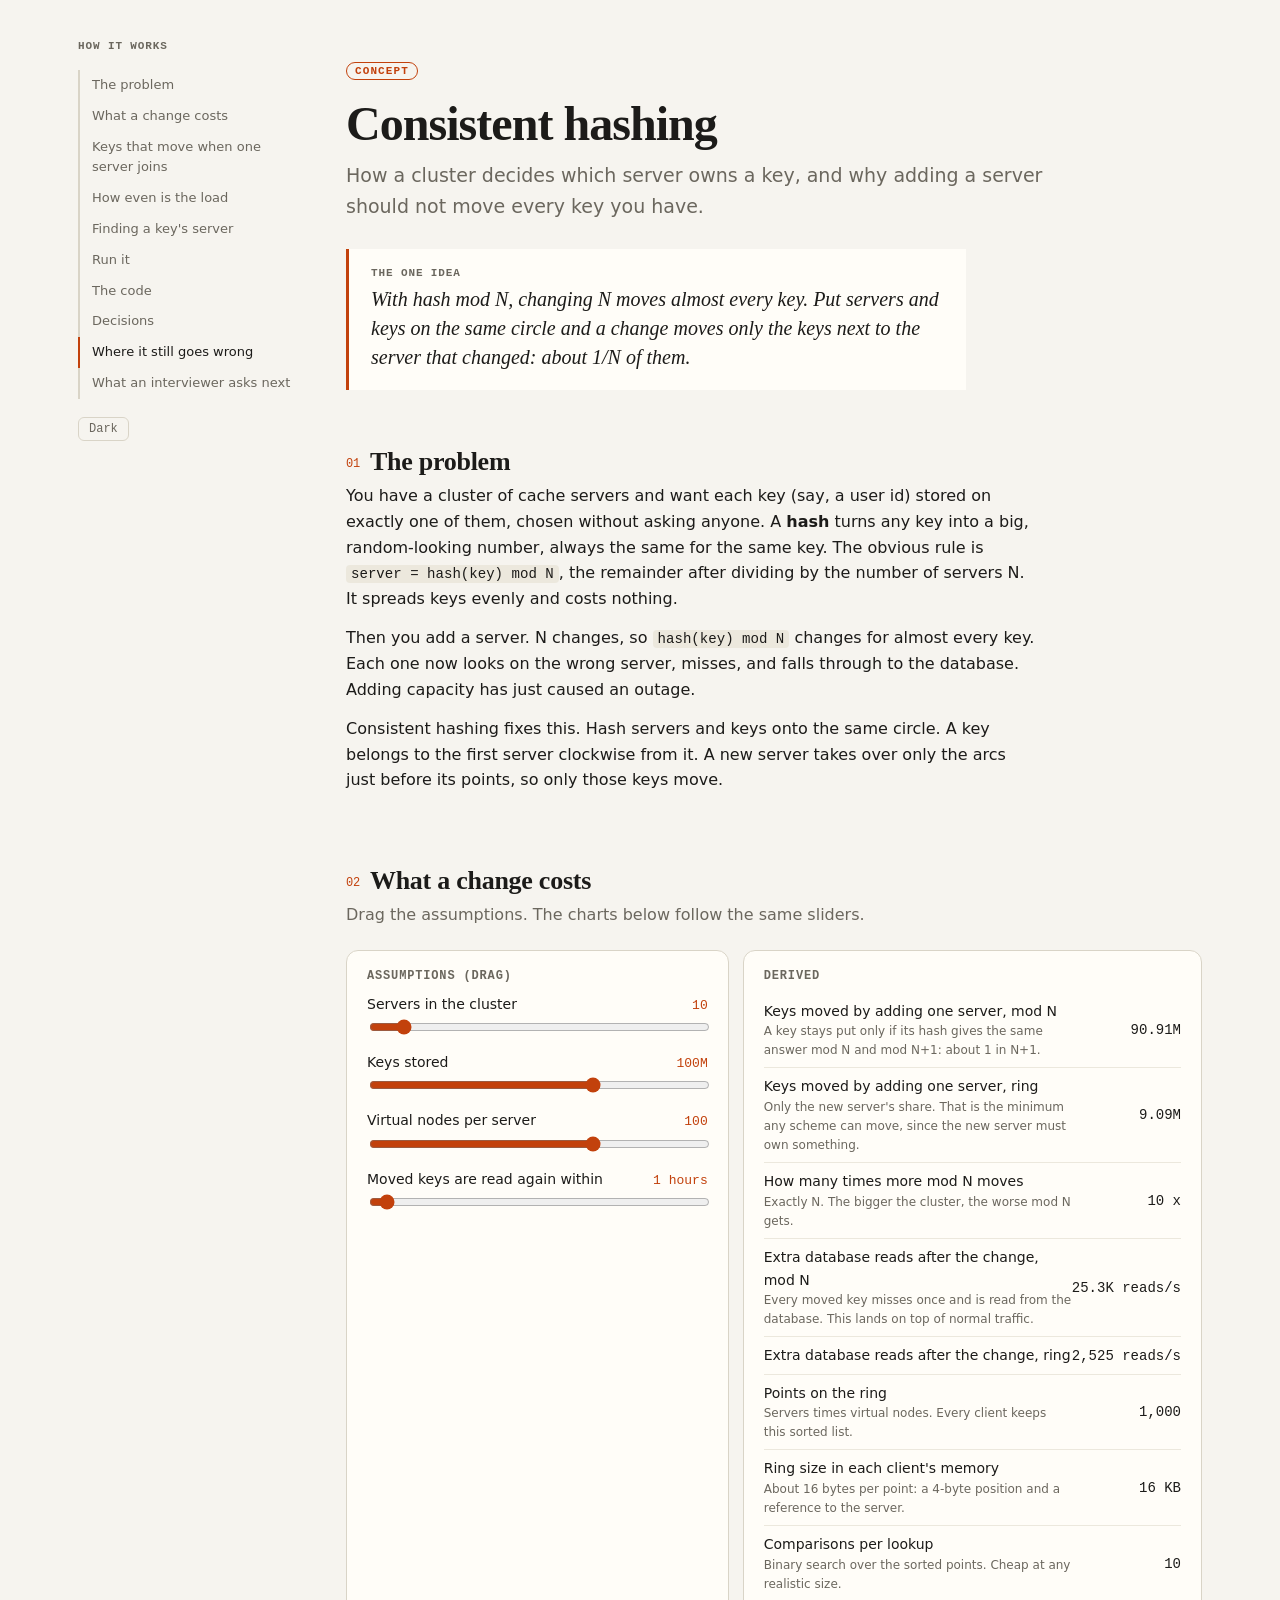
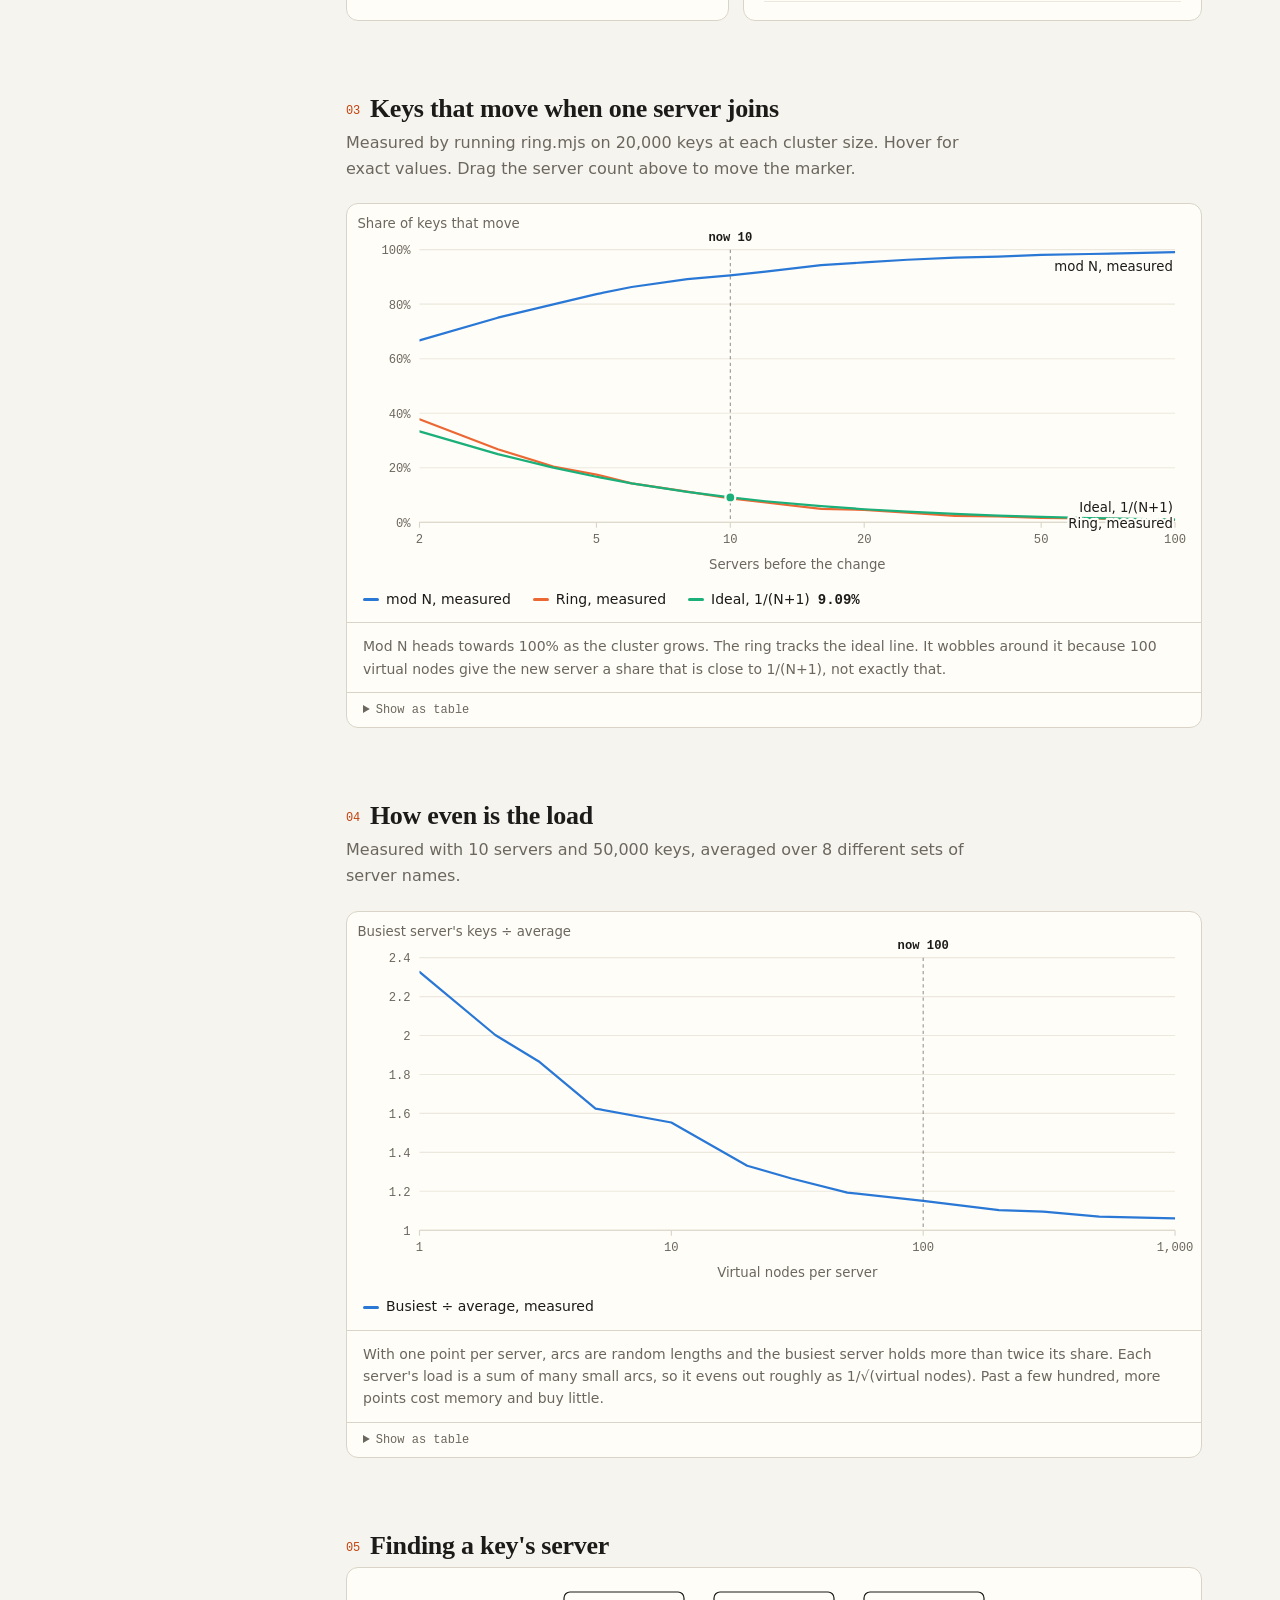
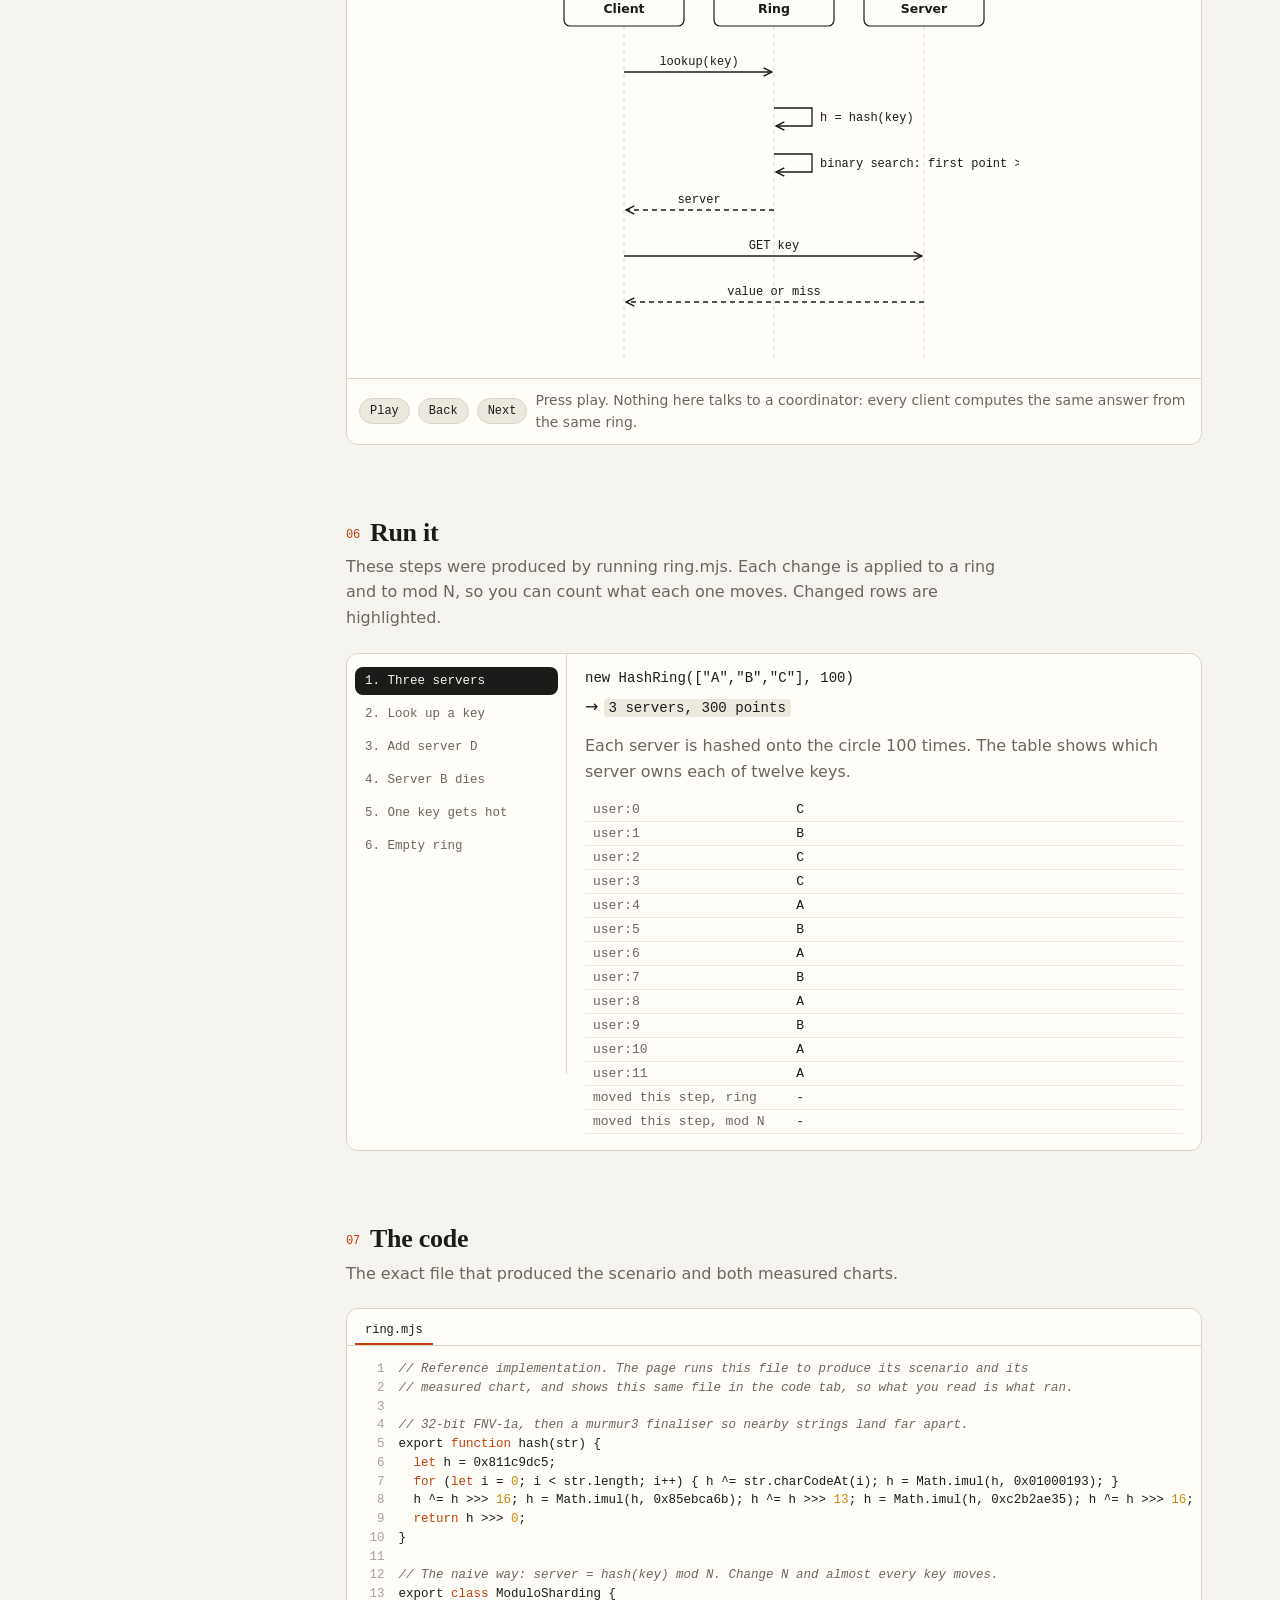
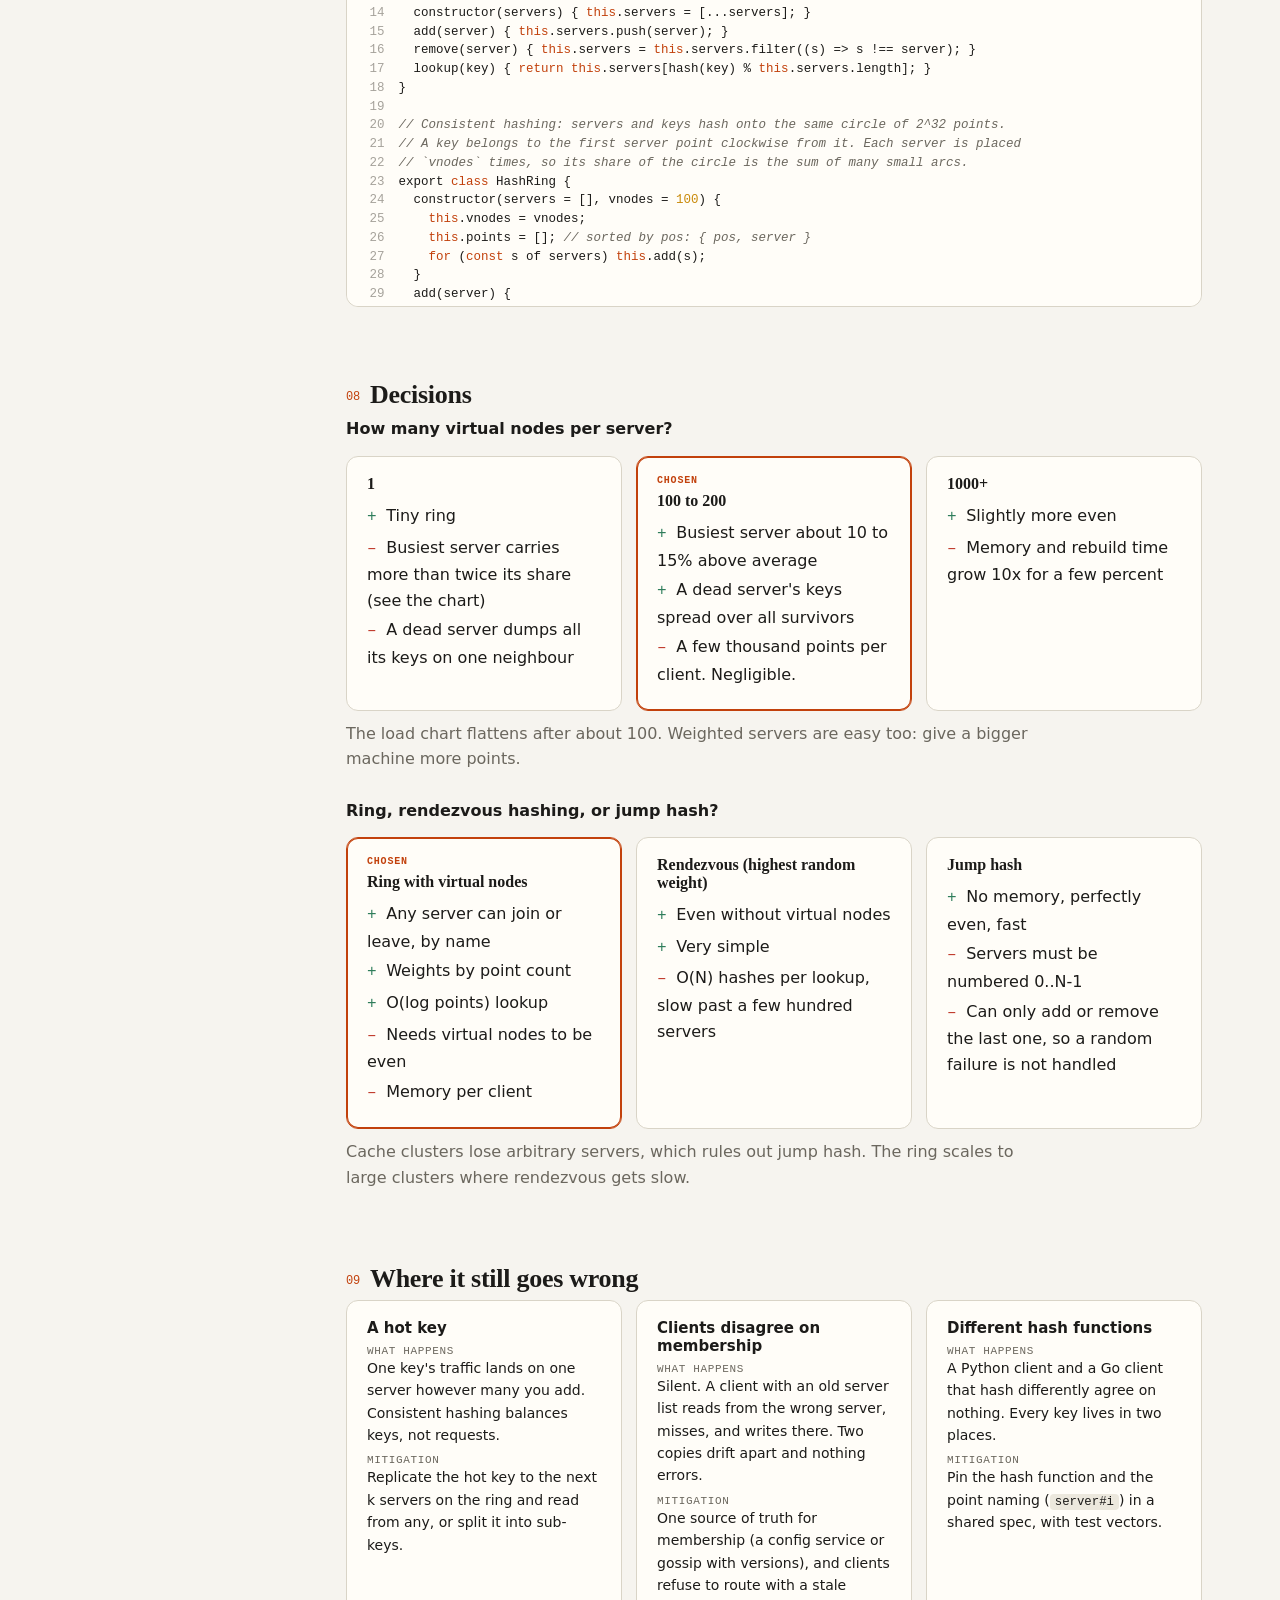
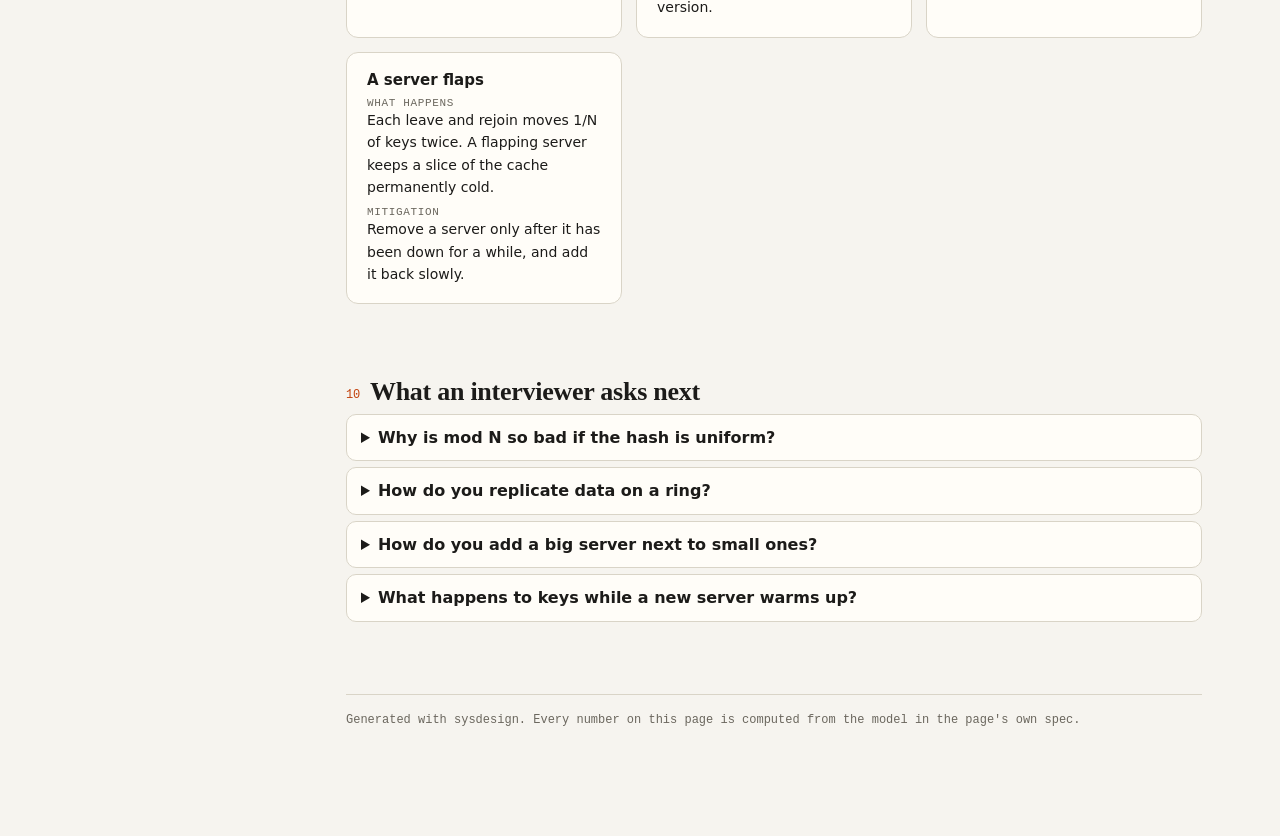
<file: examples/consistent-hashing/index.html>
<!doctype html>
<html lang="en"><head><meta charset="utf-8"><meta name="viewport" content="width=device-width,initial-scale=1">
<title>Consistent hashing</title>
<style>:root{
  --bg:#f6f4ef; --panel:#fffdf8; --ink:#1c1b19; --mute:#6b675e; --line:#d9d4c7; --faint:#ece8dd;
  --accent:#c2410c; --cool:#2f7d5b; --warm:#c98a0b; --hot:#c0392b;
  --mono:ui-monospace,"SF Mono",Menlo,Consolas,monospace;
  --sans:ui-sans-serif,system-ui,-apple-system,"Segoe UI",Roboto,sans-serif;
  --serif:ui-serif,Georgia,"Times New Roman",serif;
  /* chart series, fixed order (validated for colour-vision deficiency on --panel) */
  --s1:#2a78d6; --s2:#eb6834; --s3:#1baf7a; --s4:#eda100;
}
:root[data-theme=dark]{
  --bg:#141412; --panel:#1b1b18; --ink:#ece9e0; --mute:#9a958a; --line:#34322c; --faint:#24231f;
  --accent:#fb923c; --cool:#4ca97e; --warm:#e0a526; --hot:#e5584a;
  --s1:#3987e5; --s2:#d95926; --s3:#199e70; --s4:#c98500;
}
*{box-sizing:border-box}
html{scroll-behavior:smooth}
body{margin:0;background:var(--bg);color:var(--ink);font:16px/1.6 var(--sans);-webkit-font-smoothing:antialiased}
.wrap{display:grid;grid-template-columns:220px minmax(0,1fr);gap:48px;max-width:1180px;margin:0 auto;padding:0 28px}
nav.toc{position:sticky;top:0;align-self:start;height:100vh;padding:40px 0;overflow:auto;font-size:13px}
nav.toc .brand{font:600 11px var(--mono);letter-spacing:.08em;text-transform:uppercase;color:var(--mute);margin-bottom:18px}
nav.toc a{display:block;padding:5px 0 5px 12px;color:var(--mute);text-decoration:none;border-left:2px solid var(--line)}
nav.toc a:hover{color:var(--ink)}
nav.toc a.on{color:var(--ink);border-left-color:var(--accent)}
nav.toc button{margin-top:18px;font:12px var(--mono);background:none;border:1px solid var(--line);color:var(--mute);padding:4px 10px;border-radius:6px;cursor:pointer}
main{padding:56px 0 120px;min-width:0}
header.hero{margin-bottom:56px}
.kind{display:inline-block;font:600 11px var(--mono);letter-spacing:.1em;text-transform:uppercase;color:var(--accent);border:1px solid var(--accent);padding:2px 8px;border-radius:99px}
h1{font:600 clamp(32px,5vw,48px)/1.1 var(--serif);letter-spacing:-.02em;margin:16px 0 10px}
.sub{font-size:19px;color:var(--mute);max-width:60ch;margin:0}
.idea{margin:28px 0 0;padding:18px 22px;border-left:3px solid var(--accent);background:var(--panel);font:italic 20px/1.45 var(--serif);max-width:62ch}
.idea small{display:block;font:600 11px var(--mono);font-style:normal;letter-spacing:.08em;text-transform:uppercase;color:var(--mute);margin-bottom:6px}
section{margin:0 0 72px;scroll-margin-top:24px}
section>h2{font:600 26px/1.2 var(--serif);margin:0 0 6px;letter-spacing:-.01em}
section>h2 .n{font:500 12px var(--mono);color:var(--accent);margin-right:10px;vertical-align:middle}
section>.lede{color:var(--mute);margin:0 0 22px;max-width:64ch}
p{margin:0 0 14px;max-width:68ch}
code{font:.88em var(--mono);background:var(--faint);padding:1px 5px;border-radius:4px}
.card{background:var(--panel);border:1px solid var(--line);border-radius:12px;padding:18px 20px}
.grid{display:grid;gap:14px}
.g2{grid-template-columns:repeat(auto-fit,minmax(260px,1fr))}
.g3{grid-template-columns:repeat(auto-fit,minmax(200px,1fr))}
.card h3{font:600 12px var(--mono);letter-spacing:.07em;text-transform:uppercase;color:var(--mute);margin:0 0 10px}
.card ul{margin:0;padding-left:18px}
.card li{margin:4px 0}
.tag{font:11px var(--mono);color:var(--mute);border:1px solid var(--line);border-radius:99px;padding:1px 8px;margin-right:6px}
/* estimation */
.est{display:grid;grid-template-columns:minmax(0,1fr) minmax(0,1.2fr);gap:14px}
@media(max-width:820px){.est{grid-template-columns:1fr}}
.inp{display:grid;grid-template-columns:1fr auto;gap:2px 10px;margin-bottom:14px;align-items:baseline}
.inp label{font-size:14px}
.inp output{font:13px var(--mono);color:var(--accent)}
.inp input[type=range]{grid-column:1/-1;width:100%;accent-color:var(--accent)}
.rows{width:100%;border-collapse:collapse;font-size:14px}
.rows td{padding:7px 0;border-bottom:1px solid var(--faint)}
.rows td:last-child{text-align:right;font:14px var(--mono);white-space:nowrap}
.rows .why{display:block;font-size:12px;color:var(--mute)}
/* api + data */
.ep{display:grid;grid-template-columns:auto 1fr;gap:4px 12px;align-items:baseline}
.ep .m{font:600 12px var(--mono);padding:2px 8px;border-radius:5px;background:var(--faint)}
.ep .m.POST,.ep .m.PUT,.ep .m.DELETE,.ep .m.PATCH{color:var(--accent)}
.ep .p{font:14px var(--mono)}
.ep .d{grid-column:2;color:var(--mute);font-size:14px}
.ep pre{grid-column:2;margin:4px 0 0}
pre{background:var(--faint);padding:10px 12px;border-radius:8px;overflow:auto;font:12.5px/1.5 var(--mono);margin:0}
table.cols{width:100%;border-collapse:collapse;font:13px var(--mono)}
table.cols td{padding:3px 8px 3px 0;vertical-align:top}
table.cols td.t{color:var(--mute)}
table.cols td.k{color:var(--accent);width:2.5em}
table.cols td.nt{color:var(--mute);font-family:var(--sans);font-size:12px}
.store{font:11px var(--mono);color:var(--mute);float:right}
/* sim */
.sim{padding:0;overflow:hidden}
.sim .bar{display:flex;flex-wrap:wrap;gap:8px;padding:12px 14px;border-bottom:1px solid var(--line)}
.chip{font:12px var(--mono);background:var(--faint);border:1px solid var(--line);color:var(--ink);padding:5px 10px;border-radius:99px;cursor:pointer}
.chip:hover{border-color:var(--accent)}
.chip.on{background:var(--ink);color:var(--bg);border-color:var(--ink)}
.stage{overflow-x:auto;padding:6px 8px}
.stage svg{display:block;min-width:720px;width:100%;height:auto}
.metrics{display:grid;grid-template-columns:repeat(auto-fit,minmax(130px,1fr));border-top:1px solid var(--line)}
.metric{padding:12px 14px;border-right:1px solid var(--line)}
.metric:last-child{border-right:0}
.metric b{display:block;font:600 20px var(--mono)}
.metric span{font:11px var(--mono);letter-spacing:.06em;text-transform:uppercase;color:var(--mute)}
.metric.bad b{color:var(--hot)}
.metric.warn b{color:var(--warm)}
.ctrls{display:grid;grid-template-columns:repeat(auto-fit,minmax(220px,1fr));gap:4px 22px;padding:14px;border-top:1px solid var(--line)}
.simnote{padding:12px 16px;border-top:1px solid var(--line);font-size:14px;color:var(--mute);min-height:3.4em}
.simnote b{color:var(--ink)}
.node rect.box{stroke:var(--ink);stroke-width:1.2;rx:8;fill:color-mix(in srgb,var(--hot) calc(var(--u)*100%),var(--panel))}
.node.sel rect.box{stroke:var(--accent);stroke-width:2.4}
.node.dead rect.box{stroke:var(--hot);stroke-dasharray:4 3}
.node text{fill:var(--ink);font:600 14px var(--sans);pointer-events:none}
.node text.nl.two{font-size:13px}
symbol .p,symbol .m,symbol .n,symbol .a,symbol .g,symbol .k{stroke:var(--ink);stroke-linejoin:round;stroke-linecap:round}
symbol .p{fill:var(--panel)}symbol .m{fill:var(--line)}symbol .n{fill:none}
symbol .a{fill:var(--warm)}symbol .g{fill:var(--cool)}symbol .k{fill:var(--ink)}
.node text.s{font:12px var(--mono);fill:var(--mute)}
.node:hover rect.box{stroke:var(--accent)}
.node{cursor:pointer}
.ubar{fill:var(--cool)}
.ubar.warn{fill:var(--warm)}.ubar.hot{fill:var(--hot)}
.edge{fill:none;stroke:var(--line);stroke-linecap:round}
.edge.async{stroke-dasharray:5 4}
.elabel{font:11.5px var(--mono);fill:var(--mute);paint-order:stroke;stroke:var(--panel);stroke-width:4px}
/* lanes and walkthroughs */
.lane{fill:var(--faint);stroke:var(--line);stroke-dasharray:4 4}
.lanel{font:600 11px var(--mono);letter-spacing:.07em;text-transform:uppercase;fill:var(--mute);paint-order:stroke;stroke:var(--faint);stroke-width:5px;stroke-linejoin:round}
.lanen{font:400 11px var(--sans);letter-spacing:0;text-transform:none}
.sim .bar.flows{background:var(--faint)}
.barl{font:600 11px var(--mono);letter-spacing:.06em;text-transform:uppercase;color:var(--mute);align-self:center;margin-right:2px}
svg.walking .node:not(.hl),svg.walking .elabel{opacity:.3}
svg.walking .edge:not(.hl){opacity:.25}
svg.walking .dot{opacity:.25}
.edge.hl{stroke:var(--accent);stroke-width:3.5}
.node.hl rect.box{stroke:var(--accent);stroke-width:2.6}
.walk{border-top:1px solid var(--line);padding:12px 16px;background:var(--panel)}
.wctl{display:flex;flex-wrap:wrap;gap:8px;align-items:center;margin-bottom:6px}
.wcount{font:600 12px var(--mono);color:var(--accent);margin-right:6px}
.wtext{font-size:16px;max-width:70ch}
.chip:disabled{opacity:.4;cursor:default}
.dot{fill:var(--accent)}
.dot.async{fill:var(--mute)}
.detail{padding:14px 16px;border-top:1px solid var(--line);font-size:14px;display:grid;gap:4px 18px;grid-template-columns:auto 1fr}
.detail dt{font:11px var(--mono);letter-spacing:.06em;text-transform:uppercase;color:var(--mute);padding-top:2px}
.detail dd{margin:0}
/* tradeoffs, failures, qa */
.opt{display:flex;flex-direction:column;gap:6px}
.opt.pick{border-color:var(--accent);box-shadow:0 0 0 1px var(--accent) inset}
.opt h4{margin:0;font:600 16px var(--serif)}
.opt .badge{font:600 10px var(--mono);letter-spacing:.08em;text-transform:uppercase;color:var(--accent)}
.pro::before{content:"+ ";color:var(--cool);font-family:var(--mono)}
.con::before{content:"– ";color:var(--hot);font-family:var(--mono)}
.q{margin:0 0 6px}
.q summary{cursor:pointer;padding:10px 14px;background:var(--panel);border:1px solid var(--line);border-radius:10px;font-weight:600}
.q[open] summary{border-bottom-left-radius:0;border-bottom-right-radius:0}
.q .a{padding:12px 16px;border:1px solid var(--line);border-top:0;border-radius:0 0 10px 10px;background:var(--panel)}
.fail h4{margin:0 0 6px;font:600 15px var(--sans)}
.fail dl{margin:0;font-size:14px}.fail dt{font:11px var(--mono);letter-spacing:.06em;text-transform:uppercase;color:var(--mute);margin-top:8px}.fail dd{margin:0}
/* lld */
.diagram{padding:10px;overflow-x:auto}
.diagram svg{display:block;margin:0 auto;max-width:100%;height:auto}
.cls rect{fill:var(--panel);stroke:var(--ink);stroke-width:1.2}
.cls .hd{fill:var(--faint)}
.cls text{font:12px var(--mono);fill:var(--ink)}
.cls text.h{font:600 13px var(--sans)}
.cls text.st{font:italic 10.5px var(--mono);fill:var(--mute)}
.cls{cursor:pointer}
.cls.sel rect.fr{stroke:var(--accent);stroke-width:2.4}
.rel{stroke:var(--ink);fill:none;stroke-width:1.2}
.rel.dash{stroke-dasharray:5 4}
.rl{font:10.5px var(--mono);fill:var(--mute);paint-order:stroke;stroke:var(--panel);stroke-width:4px}
.life{stroke:var(--line);stroke-dasharray:4 4}
.actor rect{fill:var(--panel);stroke:var(--ink);stroke-width:1.2;rx:6}
.actor text{font:600 12.5px var(--sans);fill:var(--ink)}
.msg{transition:opacity .2s}
.msg.off{opacity:.22}
.msg line,.msg path{stroke:var(--ink);fill:none;stroke-width:1.3}
.msg.ret line{stroke-dasharray:5 4}
.msg.on line,.msg.on path{stroke:var(--accent);stroke-width:2}
.msg text{font:12px var(--mono);fill:var(--ink)}
.msg.on text{fill:var(--accent)}
.st rect.sb{fill:var(--panel);stroke:var(--ink);stroke-width:1.2}
.stn text{font:600 13px var(--sans);fill:var(--ink)}
.stn.cur rect.sb{fill:var(--ink)}.stn.cur text{fill:var(--bg)}
.stn.term rect.sb{stroke-width:2.6}
.tr{stroke:var(--ink);fill:none;stroke-width:1.2}
.tr.live{stroke:var(--accent);stroke-width:2.2}
.tl{font:11px var(--mono);fill:var(--mute);paint-order:stroke;stroke:var(--panel);stroke-width:4px}
.ctl{display:flex;flex-wrap:wrap;gap:8px;align-items:center;padding:10px 12px;border-top:1px solid var(--line)}
.ctl .grow{flex:1;color:var(--mute);font-size:14px;min-width:200px}
.steps{display:grid;grid-template-columns:220px minmax(0,1fr);}
@media(max-width:820px){.steps{grid-template-columns:1fr}}
.steps ol{list-style:none;margin:0;padding:8px;border-right:1px solid var(--line);max-height:420px;overflow:auto}
.steps li button{width:100%;text-align:left;background:none;border:0;border-radius:8px;padding:7px 10px;font:12.5px var(--mono);color:var(--mute);cursor:pointer}
.steps li button.on{background:var(--ink);color:var(--bg)}
.steps .pane{padding:16px 18px}
.steps .call{font:14px var(--mono);margin:0 0 8px}
.kv{width:100%;border-collapse:collapse;font:13px var(--mono);margin-top:10px}
.kv td{padding:4px 8px;border-bottom:1px solid var(--faint);vertical-align:top}
.kv td:first-child{color:var(--mute);width:34%}
.kv tr.chg td:last-child{color:var(--accent);font-weight:600}
.tabs{display:flex;gap:4px;padding:8px 8px 0;border-bottom:1px solid var(--line)}
.tabs button{font:12px var(--mono);background:none;border:0;border-bottom:2px solid transparent;padding:6px 10px;color:var(--mute);cursor:pointer}
.tabs button.on{color:var(--ink);border-bottom-color:var(--accent)}
pre.code{border-radius:0 0 12px 12px;background:var(--panel);padding:14px 0;counter-reset:l;max-height:560px}
pre.code .ln{display:block;padding:0 16px 0 0;white-space:pre}
pre.code .ln::before{counter-increment:l;content:counter(l);display:inline-block;width:3em;padding-right:14px;text-align:right;color:var(--mute);opacity:.6}
.tk-k{color:var(--accent)}.tk-s{color:var(--cool)}.tk-c{color:var(--mute);font-style:italic}.tk-n{color:var(--warm)}
footer{color:var(--mute);font:12px var(--mono);border-top:1px solid var(--line);padding-top:18px}
@media(max-width:900px){.wrap{grid-template-columns:1fr;gap:0;padding:0 18px}nav.toc{display:none}}
/* chart */
.viz .ctrls.top{border-top:0;border-bottom:1px solid var(--line)}
.plot{position:relative;padding:8px 6px 0}
.plot svg{display:block;width:100%;height:auto;touch-action:pan-y}
.plot text{font:11px var(--mono);fill:var(--mute)}
.plot .an{font:12px var(--sans);fill:var(--mute)}
.plot .cg{stroke:var(--faint)}
.plot .ca{stroke:var(--line)}
.plot .cs{fill:none;stroke-width:2;stroke-linejoin:round;stroke-linecap:round}
.plot .cl{font:12px var(--sans);fill:var(--ink);paint-order:stroke;stroke:var(--panel);stroke-width:4px;stroke-linejoin:round}
.plot .cm{stroke:var(--ink);stroke-dasharray:3 3;opacity:.45}
.plot .cmt{font:600 11px var(--mono);fill:var(--ink)}
.plot .cx{stroke:var(--mute);opacity:0;pointer-events:none}
.plot .cd{stroke:var(--panel);stroke-width:2;pointer-events:none}
.cs.s0{stroke:var(--s1)}.cs.s1{stroke:var(--s2)}.cs.s2{stroke:var(--s3)}.cs.s3{stroke:var(--s4)}
.cd.s0{fill:var(--s1)}.cd.s1{fill:var(--s2)}.cd.s2{fill:var(--s3)}.cd.s3{fill:var(--s4)}
.legend i,.tip i{display:inline-block;width:16px;height:3px;border-radius:2px;vertical-align:middle;margin-right:7px}
i.s0{background:var(--s1)}i.s1{background:var(--s2)}i.s2{background:var(--s3)}i.s3{background:var(--s4)}
.legend{display:flex;flex-wrap:wrap;gap:6px 22px;padding:10px 16px 12px;font-size:14px}
.legend b{font:600 14px var(--mono);margin-left:8px}
.tip{position:absolute;display:none;pointer-events:none;background:var(--panel);border:1px solid var(--line);border-radius:8px;padding:8px 10px;font-size:13px;box-shadow:0 4px 14px rgba(0,0,0,.12);min-width:170px;z-index:2}
.tip .th{font:12px var(--mono);color:var(--mute);margin-bottom:4px}
.tip b{font:600 13px var(--mono);margin-left:8px;float:right}
.tview{border-top:1px solid var(--line);padding:10px 16px;font-size:14px}
.tview summary{cursor:pointer;color:var(--mute);font:12px var(--mono)}
.tbl{width:100%;border-collapse:collapse;margin-top:8px;font:13px var(--mono)}
.tbl th{text-align:right;font:600 11px var(--mono);color:var(--mute);padding:4px 0 6px;border-bottom:1px solid var(--line)}
.tbl td{text-align:right;padding:4px 0;border-bottom:1px solid var(--faint)}
.tbl th:first-child,.tbl td:first-child{text-align:left}
@media(prefers-reduced-motion:reduce){html{scroll-behavior:auto}}

.tokdot{fill:var(--accent);stroke:var(--panel);stroke-width:1.5}
.tokpill{fill:var(--accent)}
.toklabel{fill:#fff;font:600 11px var(--mono);pointer-events:none}

:root[data-theme=dark] .toklabel{fill:var(--bg)}

.fpic{overflow-x:auto;padding:8px;border-top:1px solid var(--line);background:var(--panel)}
.fpic svg{display:block;max-width:none}
.fpic .fllabel{fill:var(--ink);font:600 12px var(--sans)}
.fpic .flline{stroke:var(--line);stroke-dasharray:4 4}
.fpic .fharrow{stroke:var(--ink);stroke-width:1.6;fill:none}
.fpic .fhdot{fill:var(--ink)}
.fpic .fhlabel{fill:var(--ink);font:12px var(--mono)}
.fpic .fhband{fill:var(--accent);opacity:0;pointer-events:all;fill-opacity:0}
.fpic .fh{cursor:pointer}
.fpic .fh.done{opacity:.45}
.fpic .fh.todo{opacity:.2}
.fpic .fh.cur .fhband{opacity:.16;fill-opacity:1}
.fpic .fh.cur .fharrow{stroke:var(--accent);stroke-width:2.6}
.fpic .fh.cur .fhdot{fill:var(--accent)}
.fpic .fh.cur .fhlabel{fill:var(--accent);font-weight:600}
.fpic .fpmk{fill:var(--ink)}
.fpic .fpmkcur{fill:var(--accent)}
</style></head>
<body><div id="root"></div>
<script id="spec" type="application/json">{"kind":"concept","title":"Consistent hashing","subtitle":"How a cluster decides which server owns a key, and why adding a server should not move every key you have.","idea":"With hash mod N, changing N moves almost every key. Put servers and keys on the same circle and a change moves only the keys next to the server that changed: about 1/N of them.","sections":[{"type":"text","title":"The problem","body":["You have a cluster of cache servers and want each key (say, a user id) stored on exactly one of them, chosen without asking anyone. A **hash** turns any key into a big, random-looking number, always the same for the same key. The obvious rule is `server = hash(key) mod N`, the remainder after dividing by the number of servers N. It spreads keys evenly and costs nothing.","Then you add a server. N changes, so `hash(key) mod N` changes for almost every key. Each one now looks on the wrong server, misses, and falls through to the database. Adding capacity has just caused an outage.","Consistent hashing fixes this. Hash servers and keys onto the same circle. A key belongs to the first server clockwise from it. A new server takes over only the arcs just before its points, so only those keys move."]},{"type":"estimation","title":"What a change costs","lede":"Drag the assumptions. The charts below follow the same sliders.","inputs":[{"id":"servers","label":"Servers in the cluster","value":10,"min":2,"max":100,"step":1},{"id":"keys","label":"Keys stored","value":100000000,"min":10000,"max":10000000000,"log":true,"fmt":"si"},{"id":"vnodes","label":"Virtual nodes per server","value":100,"min":1,"max":1000,"log":true,"fmt":"int"},{"id":"rereadHours","label":"Moved keys are read again within","value":1,"min":0.25,"max":24,"step":0.25,"unit":"hours"}],"rows":[{"id":"modMoves","label":"Keys moved by adding one server, mod N","expr":"=p.keys*p.servers/(p.servers+1)","fmt":"si","why":"A key stays put only if its hash gives the same answer mod N and mod N+1: about 1 in N+1."},{"id":"ringMoves","label":"Keys moved by adding one server, ring","expr":"=p.keys/(p.servers+1)","fmt":"si","why":"Only the new server's share. That is the minimum any scheme can move, since the new server must own something."},{"id":"factor","label":"How many times more mod N moves","expr":"=r.modMoves/r.ringMoves","fmt":"int","unit":"x","why":"Exactly N. The bigger the cluster, the worse mod N gets."},{"id":"missMod","label":"Extra database reads after the change, mod N","expr":"=r.modMoves/(p.rereadHours*3600)","fmt":"si","unit":"reads/s","why":"Every moved key misses once and is read from the database. This lands on top of normal traffic."},{"id":"missRing","label":"Extra database reads after the change, ring","expr":"=r.ringMoves/(p.rereadHours*3600)","fmt":"si","unit":"reads/s"},{"id":"points","label":"Points on the ring","expr":"=p.servers*p.vnodes","fmt":"int","why":"Servers times virtual nodes. Every client keeps this sorted list."},{"id":"ringBytes","label":"Ring size in each client's memory","expr":"=r.points*16","fmt":"bytes","why":"About 16 bytes per point: a 4-byte position and a reference to the server."},{"id":"steps","label":"Comparisons per lookup","expr":"=ceil(log2(r.points))","fmt":"int","why":"Binary search over the sorted points. Cheap at any realistic size."}]},{"type":"chart","title":"Keys that move when one server joins","lede":"Measured by running ring.mjs on 20,000 keys at each cluster size. Hover for exact values. Drag the server count above to move the marker.","x":{"label":"Servers before the change","values":[2,3,4,5,6,8,10,12,16,20,25,32,40,50,64,80,100],"log":true,"param":"servers","fmt":"int"},"y":{"label":"Share of keys that move","fmt":"pct","min":0,"max":1},"series":[{"label":"mod N, measured","y":[0.6672,0.75025,0.799,0.83695,0.863,0.89175,0.90585,0.91955,0.943,0.9531,0.96305,0.97055,0.97465,0.98105,0.98425,0.9875,0.99065]},{"label":"Ring, measured","y":[0.37755,0.26775,0.2045,0.17495,0.14245,0.11215,0.08685,0.07245,0.04895,0.045,0.0348,0.02335,0.02105,0.0159,0.01365,0.01115,0.0086]},{"label":"Ideal, 1/(N+1)","expr":"=1/(x+1)"}],"note":"Mod N heads towards 100% as the cluster grows. The ring tracks the ideal line. It wobbles around it because 100 virtual nodes give the new server a share that is close to 1/(N+1), not exactly that."},{"type":"chart","title":"How even is the load","lede":"Measured with 10 servers and 50,000 keys, averaged over 8 different sets of server names.","x":{"label":"Virtual nodes per server","values":[1,2,3,5,10,20,30,50,100,200,300,500,1000],"log":true,"param":"vnodes","fmt":"int"},"y":{"label":"Busiest server's keys ÷ average","min":1},"series":[{"label":"Busiest ÷ average, measured","y":[2.327,2.003,1.864,1.625,1.553,1.331,1.266,1.193,1.15,1.103,1.095,1.07,1.061]}],"note":"With one point per server, arcs are random lengths and the busiest server holds more than twice its share. Each server's load is a sum of many small arcs, so it evens out roughly as 1/√(virtual nodes). Past a few hundred, more points cost memory and buy little."},{"type":"sequence","title":"Finding a key's server","hint":"Press play. Nothing here talks to a coordinator: every client computes the same answer from the same ring.","actors":["Client","Ring","Server"],"messages":[{"from":"Client","to":"Ring","text":"lookup(key)","note":"The ring is a sorted array held by each client (or each proxy), not a service."},{"from":"Ring","to":"Ring","text":"h = hash(key)","note":"The same hash function as the server points. If two clients use different hashes they disagree on every key."},{"from":"Ring","to":"Ring","text":"binary search: first point >= h","note":"About log2(points) comparisons, then wrap to the start if h is past the last point."},{"from":"Ring","to":"Client","text":"server","ret":true,"note":"The owner of that point."},{"from":"Client","to":"Server","text":"GET key","note":"A direct request. The only shared state is the list of servers."},{"from":"Server","to":"Client","text":"value or miss","ret":true,"note":"A miss after a membership change is expected for the moved keys, about 1/N of them."}]},{"type":"scenario","title":"Run it","lede":"These steps were produced by running ring.mjs. Each change is applied to a ring and to mod N, so you can count what each one moves. Changed rows are highlighted.","steps":[{"title":"Three servers","call":"new HashRing([\"A\",\"B\",\"C\"], 100)","result":"3 servers, 300 points","note":"Each server is hashed onto the circle 100 times. The table shows which server owns each of twelve keys.","state":{"user:0":"C","user:1":"B","user:2":"C","user:3":"C","user:4":"A","user:5":"B","user:6":"A","user:7":"B","user:8":"A","user:9":"B","user:10":"A","user:11":"A","moved this step, ring":"-","moved this step, mod N":"-"}},{"title":"Look up a key","call":"ring.lookup(\"user:7\")","result":"B","note":"Hash the key, binary-search for the first server point at or after it, wrap past the end. About log2(300) = 9 comparisons.","state":{"user:0":"C","user:1":"B","user:2":"C","user:3":"C","user:4":"A","user:5":"B","user:6":"A","user:7":"B","user:8":"A","user:9":"B","user:10":"A","user:11":"A","moved this step, ring":"-","moved this step, mod N":"-"}},{"title":"Add server D","call":"ring.add(\"D\")  // and mod.add(\"D\")","result":"added","note":"Every key the ring moved went to D. No key moved between A, B and C. Mod N, given the same change, reshuffled most keys between the old servers too.","state":{"user:0":"D","user:1":"B","user:2":"D","user:3":"D","user:4":"A","user:5":"B","user:6":"A","user:7":"B","user:8":"D","user:9":"B","user:10":"D","user:11":"A","moved this step, ring":"5 of 12","moved this step, mod N":"8 of 12"}},{"title":"Server B dies","call":"ring.remove(\"B\")  // and mod.remove(\"B\")","result":"removed","note":"The ring moves only B's keys, spread over the survivors because B's 100 points were scattered. Mod N moves keys that never touched B.","state":{"user:0":"D","user:1":"A","user:2":"D","user:3":"D","user:4":"A","user:5":"C","user:6":"A","user:7":"C","user:8":"D","user:9":"D","user:10":"D","user:11":"A","moved this step, ring":"4 of 12","moved this step, mod N":"10 of 12"}},{"title":"One key gets hot","call":"for 10,000 requests: ring.lookup(\"user:7\")","result":"all 10,000 go to C","note":"The weak point. Consistent hashing spreads keys, not traffic. A hot key stays on one server no matter how many servers you add. Fix it above the ring: replicate that key, or split it into user:7#1..k.","state":{"user:0":"D","user:1":"A","user:2":"D","user:3":"D","user:4":"A","user:5":"C","user:6":"A","user:7":"C","user:8":"D","user:9":"D","user:10":"D","user:11":"A","moved this step, ring":"-","moved this step, mod N":"-"}},{"title":"Empty ring","call":"new HashRing([]).lookup(\"user:1\")","result":"Error: ring is empty","note":"With no servers there is no owner. The caller must treat this as an outage, not as a cache miss.","state":{"user:0":"D","user:1":"A","user:2":"D","user:3":"D","user:4":"A","user:5":"C","user:6":"A","user:7":"C","user:8":"D","user:9":"D","user:10":"D","user:11":"A","moved this step, ring":"-","moved this step, mod N":"-"}}]},{"type":"code","title":"The code","lede":"The exact file that produced the scenario and both measured charts.","files":[{"name":"ring.mjs","src":"// Reference implementation. The page runs this file to produce its scenario and its\n// measured chart, and shows this same file in the code tab, so what you read is what ran.\n\n// 32-bit FNV-1a, then a murmur3 finaliser so nearby strings land far apart.\nexport function hash(str) {\n  let h = 0x811c9dc5;\n  for (let i = 0; i \u003c str.length; i++) { h ^= str.charCodeAt(i); h = Math.imul(h, 0x01000193); }\n  h ^= h >>> 16; h = Math.imul(h, 0x85ebca6b); h ^= h >>> 13; h = Math.imul(h, 0xc2b2ae35); h ^= h >>> 16;\n  return h >>> 0;\n}\n\n// The naive way: server = hash(key) mod N. Change N and almost every key moves.\nexport class ModuloSharding {\n  constructor(servers) { this.servers = [...servers]; }\n  add(server) { this.servers.push(server); }\n  remove(server) { this.servers = this.servers.filter((s) => s !== server); }\n  lookup(key) { return this.servers[hash(key) % this.servers.length]; }\n}\n\n// Consistent hashing: servers and keys hash onto the same circle of 2^32 points.\n// A key belongs to the first server point clockwise from it. Each server is placed\n// `vnodes` times, so its share of the circle is the sum of many small arcs.\nexport class HashRing {\n  constructor(servers = [], vnodes = 100) {\n    this.vnodes = vnodes;\n    this.points = []; // sorted by pos: { pos, server }\n    for (const s of servers) this.add(s);\n  }\n  add(server) {\n    for (let i = 0; i \u003c this.vnodes; i++) this.points.push({ pos: hash(`${server}#${i}`), server });\n    this.points.sort((a, b) => a.pos - b.pos);\n  }\n  remove(server) {\n    this.points = this.points.filter((p) => p.server !== server);\n  }\n  lookup(key) {\n    if (!this.points.length) throw new Error(\"ring is empty\");\n    const h = hash(key);\n    let lo = 0, hi = this.points.length; // first point with pos >= h\n    while (lo \u003c hi) { const mid = (lo + hi) >> 1; if (this.points[mid].pos \u003c h) lo = mid + 1; else hi = mid; }\n    return this.points[lo === this.points.length ? 0 : lo].server; // past the end wraps to the start\n  }\n}\n\n// Helpers the page uses to measure the two properties that matter.\nexport function placement(router, keys) {\n  const out = {};\n  for (const k of keys) out[k] = router.lookup(k);\n  return out;\n}\n\nexport function moved(before, after) {\n  return Object.keys(before).filter((k) => before[k] !== after[k]).length;\n}\n\n// Busiest server's key count divided by the average. 1.0 is perfectly even.\nexport function imbalance(router, keys, servers) {\n  const count = Object.fromEntries(servers.map((s) => [s, 0]));\n  for (const k of keys) count[router.lookup(k)]++;\n  return Math.max(...Object.values(count)) / (keys.length / servers.length);\n}\n"}]},{"type":"tradeoffs","title":"Decisions","items":[{"question":"How many virtual nodes per server?","options":[{"name":"1","pros":["Tiny ring"],"cons":["Busiest server carries more than twice its share (see the chart)","A dead server dumps all its keys on one neighbour"]},{"name":"100 to 200","pick":true,"pros":["Busiest server about 10 to 15% above average","A dead server's keys spread over all survivors"],"cons":["A few thousand points per client. Negligible."]},{"name":"1000+","pros":["Slightly more even"],"cons":["Memory and rebuild time grow 10x for a few percent"]}],"why":"The load chart flattens after about 100. Weighted servers are easy too: give a bigger machine more points."},{"question":"Ring, rendezvous hashing, or jump hash?","options":[{"name":"Ring with virtual nodes","pick":true,"pros":["Any server can join or leave, by name","Weights by point count","O(log points) lookup"],"cons":["Needs virtual nodes to be even","Memory per client"]},{"name":"Rendezvous (highest random weight)","pros":["Even without virtual nodes","Very simple"],"cons":["O(N) hashes per lookup, slow past a few hundred servers"]},{"name":"Jump hash","pros":["No memory, perfectly even, fast"],"cons":["Servers must be numbered 0..N-1","Can only add or remove the last one, so a random failure is not handled"]}],"why":"Cache clusters lose arbitrary servers, which rules out jump hash. The ring scales to large clusters where rendezvous gets slow."}]},{"type":"failures","title":"Where it still goes wrong","items":[{"what":"A hot key","effect":"One key's traffic lands on one server however many you add. Consistent hashing balances keys, not requests.","mitigation":"Replicate the hot key to the next k servers on the ring and read from any, or split it into sub-keys."},{"what":"Clients disagree on membership","effect":"Silent. A client with an old server list reads from the wrong server, misses, and writes there. Two copies drift apart and nothing errors.","mitigation":"One source of truth for membership (a config service or gossip with versions), and clients refuse to route with a stale version."},{"what":"Different hash functions","effect":"A Python client and a Go client that hash differently agree on nothing. Every key lives in two places.","mitigation":"Pin the hash function and the point naming (`server#i`) in a shared spec, with test vectors."},{"what":"A server flaps","effect":"Each leave and rejoin moves 1/N of keys twice. A flapping server keeps a slice of the cache permanently cold.","mitigation":"Remove a server only after it has been down for a while, and add it back slowly."}]},{"type":"qa","title":"What an interviewer asks next","items":[{"q":"Why is mod N so bad if the hash is uniform?","a":["Uniform spread is not the issue. Stability is. A key keeps its server only if hash mod N equals hash mod N+1, which happens for about 1 in N+1 keys. The other N/(N+1) all miss at once."]},{"q":"How do you replicate data on a ring?","a":["Walk clockwise from the key and take the first R distinct servers. That is what Dynamo and Cassandra do. Skip points that belong to a server you already picked, or two replicas can land on the same machine."]},{"q":"How do you add a big server next to small ones?","a":["Give it more virtual nodes. Its share of the circle is proportional to its point count, so twice the points is about twice the keys."]},{"q":"What happens to keys while a new server warms up?","a":["They miss on the new server and are fetched from the database. To soften it, read from the old owner on a miss during a warm-up window, or copy the moving arcs before switching ownership."]}]}]}</script>
<script>/* sysdesign runtime. Renders a page from the JSON spec in <script id="spec">.
   No dependencies. Everything on the page is computed from the spec's own
   inputs and formulas, so numbers in prose, tables and the simulation agree. */
(function () {
  "use strict";
  var SPEC = JSON.parse(document.getElementById("spec").textContent);
  var S = { p: {}, r: {}, m: null }; // params, estimation rows, last sim result
  var listeners = [];
  var SVG = "http://www.w3.org/2000/svg";

  // ---------- helpers ----------
  function h(tag, attrs) {
    var svg = /^(svg|g|path|rect|circle|line|text|marker|defs|polygon|tspan|clipPath|symbol|use|ellipse)$/.test(tag);
    var el = svg ? document.createElementNS(SVG, tag) : document.createElement(tag);
    if (attrs) for (var k in attrs) {
      var v = attrs[k];
      if (v == null || v === false) continue;
      if (k === "class") el.setAttribute("class", v);
      else if (k === "html") el.innerHTML = v;
      else if (k.slice(0, 2) === "on") el.addEventListener(k.slice(2), v);
      else el.setAttribute(k, v === true ? "" : v);
    }
    for (var i = 2; i < arguments.length; i++) add(el, arguments[i]);
    return el;
  }
  // ---------- icons ----------
  // 24x24 pictograms. Classes (styled in style.css) carry the colours so both themes work:
  // p = panel fill + ink stroke, k = solid ink, a = warm accent, g = green accent, n = stroke only.
  var ICONS = {
    phone: '<rect class="p" x="6" y="2" width="12" height="20" rx="2.5" stroke-width="1.6"/><rect class="m" x="8" y="5" width="8" height="12" rx="1" stroke-width="1.6"/><circle class="k" cx="12" cy="19.3" r="1" stroke-width="1.6"/>',
    browser: '<rect class="p" x="2.5" y="4" width="19" height="16" rx="2" stroke-width="1.6"/><path class="n" d="M2.5 9h19" stroke-width="1.6"/><circle class="a" cx="5.5" cy="6.5" r=".9" stroke-width="1.6"/><circle class="g" cx="8.5" cy="6.5" r=".9" stroke-width="1.6"/>',
    user: '<circle class="p" cx="12" cy="8" r="4" stroke-width="1.6"/><path class="p" d="M4 21c0-4.5 3.6-7 8-7s8 2.5 8 7z" stroke-width="1.6"/>',
    server: '<rect class="p" x="3" y="3" width="18" height="7" rx="1.5" stroke-width="1.6"/><rect class="p" x="3" y="14" width="18" height="7" rx="1.5" stroke-width="1.6"/><circle class="g" cx="7" cy="6.5" r="1.2" stroke-width="1.6"/><circle class="g" cx="7" cy="17.5" r="1.2" stroke-width="1.6"/>',
    worker: '<path class="p" d="M12 2l2 3 3.5-1 .5 3.6 3.4 1.2-1.6 3.2 1.6 3.2-3.4 1.2-.5 3.6-3.5-1-2 3-2-3-3.5 1-.5-3.6-3.4-1.2L4.1 12 2.5 8.8l3.4-1.2L6.4 4l3.5 1z" stroke-width="1.4"/><circle class="m" cx="12" cy="12" r="3.4" stroke-width="1.4"/>',
    queue: '<rect class="p" x="2" y="7" width="5" height="10" rx="1" stroke-width="1.6"/><rect class="p" x="9.5" y="7" width="5" height="10" rx="1" stroke-width="1.6"/><rect class="a" x="17" y="7" width="5" height="10" rx="1" stroke-width="1.6"/>',
    cache: '<path class="p" d="M4 6v12c0 1.7 3.6 3 8 3s8-1.3 8-3V6" stroke-width="1.6"/><ellipse class="m" cx="12" cy="6" rx="8" ry="3" stroke-width="1.6"/><path class="a" d="M13 9l-4 6h3l-1 4 4-6h-3z" stroke-width=".8"/>',
    database: '<path class="p" d="M4 6v12c0 1.7 3.6 3 8 3s8-1.3 8-3V6" stroke-width="1.6"/><ellipse class="m" cx="12" cy="6" rx="8" ry="3" stroke-width="1.6"/><path class="n" d="M4 12c0 1.7 3.6 3 8 3s8-1.3 8-3" stroke-width="1.2"/>',
    storage: '<path class="p" d="M3 8l2-4h14l2 4v11a1 1 0 0 1-1 1H4a1 1 0 0 1-1-1z" stroke-width="1.6"/><path class="n" d="M3 8h18" stroke-width="1.6"/><rect class="a" x="9" y="11" width="6" height="3" rx="1" stroke-width="1.6"/>',
    batch: '<rect class="p" x="3" y="13" width="18" height="7" rx="1.5" stroke-width="1.6"/><rect class="p" x="3" y="8" width="18" height="4" rx="1.2" stroke-width="1.6"/><rect class="a" x="3" y="3.5" width="18" height="3.5" rx="1.2" stroke-width="1.6"/>',
    lock: '<path class="n" d="M7.5 11V8a4.5 4.5 0 0 1 9 0v3" stroke-width="1.6"/><rect class="p" x="4.5" y="11" width="15" height="10" rx="2" stroke-width="1.6"/><circle class="a" cx="12" cy="16" r="1.5" stroke-width="1.6"/>',
    globe: '<circle class="p" cx="12" cy="12" r="9" stroke-width="1.6"/><ellipse class="n" cx="12" cy="12" rx="4" ry="9" stroke-width="1.2"/><path class="n" d="M3 12h18" stroke-width="1.2"/><circle class="g" cx="12" cy="12" r="1.4" stroke-width="1.6"/>',
    search: '<circle class="p" cx="10.5" cy="10.5" r="6.5" stroke-width="1.6"/><path class="n" d="M15.5 15.5L21 21" stroke-width="2.4"/><circle class="a" cx="10.5" cy="10.5" r="2" stroke-width="1.6"/>',
    mail: '<rect class="p" x="2.5" y="5" width="19" height="14" rx="2" stroke-width="1.6"/><path class="n" d="M3 7l9 7 9-7" stroke-width="1.6"/><circle class="a" cx="18.5" cy="6" r="2.6" stroke-width="1.6"/>'
  };
  function iconFor(n) {
    if (n.icon && ICONS[n.icon]) return n.icon;
    var k = n.kind || "";
    if (k === "clients") return "phone";
    if (k === "cache") return "cache";
    if (k === "store") return "database";
    if (k === "queue") return "queue";
    if (k.indexOf("batch") >= 0) return "batch";
    return "server";
  }
  function iconDefs() {
    var d = h("defs");
    Object.keys(ICONS).forEach(function (name) {
      var sy = h("symbol", { id: "ico-" + name, viewBox: "0 0 24 24" });
      sy.innerHTML = ICONS[name];
      d.appendChild(sy);
    });
    return d;
  }
  var iconsPlaced = false, afterAttach = []; // afterAttach: work that needs the page laid out (text measuring)
  function add(el, c) {
    if (c == null || c === false) return;
    if (Array.isArray(c)) c.forEach(function (x) { add(el, x); });
    else el.appendChild(typeof c === "object" ? c : document.createTextNode(String(c)));
  }
  function esc(s) { return String(s).replace(/[&<>]/g, function (c) { return { "&": "&amp;", "<": "&lt;", ">": "&gt;" }[c]; }); }
  function md(s) { // tiny markdown: **bold**, `code`, [text](https://link)
    return esc(s).replace(/`([^`]+)`/g, "<code>$1</code>").replace(/\*\*([^*]+)\*\*/g, "<b>$1</b>")
      .replace(/\[([^\]]+)\]\((https?:\/\/[^)\s"]+)\)/g, '<a href="$2" target="_blank" rel="noopener">$1</a>');
  }
  function paras(arr) { return (Array.isArray(arr) ? arr : [arr]).map(function (t) { return h("p", { html: md(t) }); }); }
  function clamp(x, a, b) { return Math.max(a, Math.min(b, x)); }

  var H = {
    min: Math.min, max: Math.max, ceil: Math.ceil, floor: Math.floor, round: Math.round,
    log2: Math.log2, log10: Math.log10, log: Math.log, pow: Math.pow, sqrt: Math.sqrt, abs: Math.abs, clamp: clamp,
    // Hit ratio of an ideal cache holding the c most popular of n items when popularity is Zipf(s).
    zipf: function (c, n, s) {
      c = Math.max(1, Math.min(c, n)); s = s == null ? 1 : s;
      return clamp(harmonic(c, s) / harmonic(n, s), 0, 1);
    }
  };
  // Generalised harmonic number sum(i^-s, i=1..k). Exact sum for the first terms, then the
  // Euler-Maclaurin tail. Accurate and continuous in s, including s = 1.
  function harmonic(k, s) {
    var m = Math.min(Math.floor(k), 32), sum = 0, i;
    for (i = 1; i <= m; i++) sum += Math.pow(i, -s);
    if (k <= m) return sum;
    var integral = Math.abs(s - 1) < 1e-9 ? Math.log(k / m) : (Math.pow(k, 1 - s) - Math.pow(m, 1 - s)) / (1 - s);
    return sum + integral + (Math.pow(k, -s) - Math.pow(m, -s)) / 2 + s * (Math.pow(m, -s - 1) - Math.pow(k, -s - 1)) / 12;
  }
  var cache = {};
  // Evaluate "=expr". Expressions read p (params), r (rows), m (simulation result) and,
  // inside a chart, x (the value on the horizontal axis).
  function val(expr, extra, xv, keepNaN) {
    if (typeof expr !== "string" || expr.charAt(0) !== "=") return expr;
    var f = cache[expr];
    if (!f) {
      try { f = cache[expr] = new Function("p", "r", "m", "H", "x", "with(H){return (" + expr.slice(1) + ")}"); }
      catch (e) { fail("bad expression " + expr + ": " + e.message); f = cache[expr] = function () { return 0; }; }
    }
    try { var v = f(S.p, S.r, extra || S.m, H, xv); return v == null || isNaN(v) && typeof v === "number" ? (keepNaN ? NaN : 0) : v; }
    catch (e) { fail("expression " + expr + ": " + e.message); return 0; }
  }
  // Like val(), but for numbers the reader sees: NaN or undefined stay NaN, so fmt shows "n/a".
  // The simulator's own inputs keep val()'s 0 fallback.
  function shownVal(expr, extra, xv) { return val(expr, extra, xv, true); }
  // Put a formatted value in an element; a shown "n/a" is marked data-na so the checks can count it.
  function put(el, text, shown) {
    if (shown && text === "n/a") { el.textContent = ""; el.appendChild(h("span", { "data-na": "" }, text)); }
    else el.textContent = text;
  }
  function fail(msg) { document.body.dataset.error = (document.body.dataset.error || "") + msg + " | "; }
  function fmt(v, f, unit) {
    if (typeof v !== "number") return String(v);
    var s;
    if (f === "pct") s = (v * 100).toFixed(v < 0.1 ? 2 : 1) + "%";
    else if (f === "bytes") s = scale(v, ["B", "KB", "MB", "GB", "TB", "PB", "EB"], 1000);
    else if (f === "ms") s = v < 10 ? v.toFixed(1) + " ms" : Math.round(v) + " ms";
    else if (f === "onoff") return v ? "On" : "Off";
    else if (f === "int") s = Math.round(v).toLocaleString("en-US");
    else s = si(v);
    return unit && f !== "bytes" && f !== "ms" && f !== "pct" ? s + " " + unit : s;
  }
  // For values the reader sees from a shownVal: NaN reads "n/a". Built-in metrics keep showing NaN so check.mjs catches it.
  function fmtShown(v, f, unit) { return typeof v === "number" && isNaN(v) ? "n/a" : fmt(v, f, unit); }
  function si(v) {
    var a = Math.abs(v);
    if (a >= 1e12) return (v / 1e12).toFixed(2).replace(/\.?0+$/, "") + "T";
    if (a >= 1e9) return (v / 1e9).toFixed(2).replace(/\.?0+$/, "") + "B";
    if (a >= 1e6) return (v / 1e6).toFixed(2).replace(/\.?0+$/, "") + "M";
    if (a >= 1e4) return (v / 1e3).toFixed(1).replace(/\.?0+$/, "") + "K";
    if (a >= 100) return Math.round(v).toLocaleString("en-US");
    if (a >= 1) return v.toFixed(1).replace(/\.0$/, "");
    if (a === 0) return "0";
    return v.toPrecision(2);
  }
  function scale(v, units, base) { var i = 0; while (Math.abs(v) >= base && i < units.length - 1) { v /= base; i++; } return v.toFixed(v < 10 ? 1 : 0).replace(/\.0$/, "") + " " + units[i]; }

  // ---------- reactive store ----------
  function declareParams() {
    (SPEC.sections || []).forEach(function (s) {
      (s.inputs || []).concat(s.controls || []).forEach(function (c) { if (c.id && c.value != null) S.p[c.id] = c.value; });
    });
  }
  var DEFAULTS = {};
  function onChange(fn) { listeners.push(fn); }
  function readsSim(row) { return typeof row.expr === "string" && /\bm\./.test(row.expr); }
  // Rows are computed in dependency order, wherever they sit on the page. A row that reads the
  // simulation (m), directly or through another row, is computed after the simulation runs;
  // every other row before it, so the simulation can use them.
  var PLAN = null;
  function rowPlan() {
    if (PLAN) return PLAN;
    var by = {}, order = [], state = {}, sim = {};
    (SPEC.sections || []).forEach(function (s) { (s.rows || []).forEach(function (row) { if (row.id) by[row.id] = row; }); });
    function visit(row) {
      if (state[row.id] === 2) return;
      if (state[row.id] === 1) { fail("rows depend on each other in a loop at " + row.id); return; }
      state[row.id] = 1;
      var uses = readsSim(row), re = /\br\.(\w+)/g, mm, t = typeof row.expr === "string" ? row.expr : "";
      while ((mm = re.exec(t))) if (by[mm[1]]) { visit(by[mm[1]]); if (sim[mm[1]]) uses = true; }
      sim[row.id] = uses; state[row.id] = 2; order.push(row);
    }
    Object.keys(by).forEach(function (id) { visit(by[id]); });
    return PLAN = { order: order, sim: sim };
  }
  // Does this expression depend on the simulation, directly or through a row?
  function needsSim(expr) {
    if (typeof expr !== "string") return false;
    if (/\bm\./.test(expr)) return true;
    var plan = rowPlan(), re = /\br\.(\w+)/g, mm;
    while ((mm = re.exec(expr))) if (plan.sim[mm[1]]) return true;
    return false;
  }
  function computeRows(simPass, m) {
    var plan = rowPlan();
    plan.order.forEach(function (row) { if (!!plan.sim[row.id] === simPass) S.r[row.id] = val(row.expr, m); });
  }
  function archSection() { return (SPEC.sections || []).filter(function (s) { return s.type === "arch"; })[0]; }
  function recompute() {
    computeRows(false, null);
    var arch = archSection();
    S.m = arch ? simulate(arch) : null;
    computeRows(true, S.m);
    listeners.forEach(function (f) { f(); });
    if (S.m) document.body.dataset.sim = JSON.stringify({ rps: S.m.rps, err: S.m.err, lat: S.m.lat, bottleneck: S.m.bottleneck });
  }
  // any slider (estimation or simulator) can make a preset chip stop matching, so re-check them
  function setParam(id, v) { S.p[id] = v; recompute(); presetHooks.forEach(function (f) { f(); }); }

  // ---------- fluid flow simulation ----------
  // A request rate enters at source nodes and is split along edges. Each node serves up to
  // instances x capacity requests per second; the rest is shed. Latency per node is the
  // service time stretched by 1/(1-utilisation), the M/M/1 shape. Cache nodes terminate
  // `hit` of their traffic. Async edges load their targets but are not on the user's path.
  function simulate(arch) {
    var nodes = arch.nodes, by = {}, i;
    nodes.forEach(function (n) { by[n.id] = n; });
    var out = {}, inn = {};
    nodes.forEach(function (n) { out[n.id] = []; inn[n.id] = []; });
    arch.edges.forEach(function (e) { out[e.from].push(e); inn[e.to].push(e); });
    // topological order
    var indeg = {}, order = [], q = [];
    nodes.forEach(function (n) { indeg[n.id] = inn[n.id].length; if (!indeg[n.id]) q.push(n.id); });
    while (q.length) { var id = q.shift(); order.push(id); out[id].forEach(function (e) { if (--indeg[e.to] === 0) q.push(e.to); }); }
    if (order.length !== nodes.length) { fail("architecture has a cycle"); return null; }
    var res = { nodes: {}, edges: [] };
    var flow = {}; // edge index -> rps
    arch.edges.forEach(function (e, k) { e._k = k; });
    order.forEach(function (id) {
      var n = by[id], r = res.nodes[id] = { id: id };
      var inflow = n.rps != null ? val(n.rps) : 0;
      inn[id].forEach(function (e) { inflow += flow[e._k] || 0; });
      var inst = n.instances != null ? Math.max(0, val(n.instances)) : 1;
      var cap = n.cap != null ? val(n.cap) : Infinity;
      var total = inst === 0 ? 0 : inst * cap; // a dead node has no capacity, even if its cap is unlimited
      var acc = Math.min(inflow, total);
      var rho = total === Infinity ? 0 : total > 0 ? inflow / total : (inflow > 0 ? 9 : 0);
      var svc = n.ms != null ? val(n.ms) : 0;
      r.inflow = inflow; r.inst = inst; r.cap = cap; r.total = total;
      r.accepted = acc; r.shed = inflow - acc; r.util = rho; r.accFrac = inflow > 0 ? acc / inflow : 1;
      r.latency = svc ? svc / (1 - Math.min(rho, 0.97)) : 0;
      r.hit = n.hit != null ? clamp(val(n.hit), 0, 1) : 0;
      r.growth = n.kind === "queue" && inflow > total ? inflow - total : 0; // backlog growth per second
      // split accepted traffic across outgoing edges
      var outs = out[id], eq = outs.filter(function (e) { return e.share == null && !e.call && !e.async; }).length;
      outs.forEach(function (e) {
        var sh = e.share != null ? val(e.share) : (e.call || e.async) ? 1 : 1 / Math.max(1, eq);
        // a cache answers hits itself: every route onward carries only the misses
        if (e.miss || (r.hit && !e.call && !e.async)) sh *= (1 - r.hit);
        var mult = e.mult != null ? val(e.mult) : 1;
        flow[e._k] = acc * sh * mult;
        res.edges[e._k] = { flow: flow[e._k], share: sh, mult: mult };
      });
    });
    // success probability and expected latency of a request entering each node (sync edges only)
    var memo = {};
    function path(id) {
      if (memo[id]) return memo[id];
      var r = res.nodes[id], sync = out[id].filter(function (e) { return !e.async; });
      var alts = sync.filter(function (e) { return !e.call; }), calls = sync.filter(function (e) { return e.call; });
      var s = 0, l = r.latency, cover = 0;
      alts.forEach(function (e) {
        var sh = res.edges[e._k].share, c = path(e.to);
        s += sh * c.s; l += sh * c.l; cover += sh;
      });
      var hitShare = r.hit && alts.length ? r.hit : 0;
      s += hitShare; cover += hitShare;
      if (!alts.length) s = 1; else if (cover < 1) s += 1 - cover; // traffic with nowhere to go ends here, successfully
      calls.forEach(function (e) { // calls every request may make: all must succeed, latencies add
        var sh = res.edges[e._k].share, c = path(e.to);
        s *= (1 - sh) + sh * c.s; l += sh * c.l;
      });
      // an overloaded queue makes requests wait (its backlog grows), it does not drop them
      return memo[id] = { s: clamp(s * (by[id].kind === "queue" ? 1 : r.accFrac), 0, 1), l: l };
    }
    var srcs = nodes.filter(function (n) { return n.rps != null; }), tot = 0, ok = 0, lat = 0;
    srcs.forEach(function (n) {
      if (n.internal) return;
      var rate = res.nodes[n.id].inflow, p = path(n.id); tot += rate; ok += rate * p.s; lat += rate * p.l;
      res.nodes[n.id].path = p;
    });
    res.rps = tot; res.served = ok; res.err = tot > 0 ? 1 - ok / tot : 0; res.lat = tot > 0 ? lat / tot : 0;
    var worst = null;
    nodes.forEach(function (n) { var r = res.nodes[n.id]; if (r.total !== Infinity && (!worst || r.util > res.nodes[worst].util)) worst = n.id; });
    res.bottleneck = worst;
    return res;
  }

  // ---------- sections ----------
  var builders = {};

  builders.text = function (s) { return [paras(s.body || [])]; };

  builders.requirements = function (s) {
    function col(t, items) { return h("div", { class: "card" }, h("h3", null, t), h("ul", null, (items || []).map(function (x) { return h("li", { html: md(x) }); }))); }
    return [h("div", { class: "grid g3" }, col("Functional", s.functional), col("Non-functional", s.nonfunctional), s.outOfScope ? col("Out of scope", s.outOfScope) : null)];
  };

  // One labelled slider bound to param c.id. It follows the param when a preset changes it.
  function slider(c, defStep) {
    var whole = [c.value, c.min, c.max].every(function (v) { return v == null || v % 1 === 0; });
    var o = h("output"), inp = h("input", { type: "range", min: c.min, max: c.max, step: c.step || (whole ? defStep : "any"), "aria-label": c.label });
    if (c.log) { inp.min = Math.log10(c.min); inp.max = Math.log10(c.max); inp.step = "any"; }
    inp.value = c.log ? Math.log10(c.value) : c.value;
    inp.addEventListener("input", function () { setParam(c.id, c.log ? Math.pow(10, +inp.value) : +inp.value); });
    onChange(function () {
      var v = S.p[c.id];
      if (document.activeElement !== inp) inp.value = c.log ? Math.log10(v) : v;
      o.textContent = fmt(v, c.fmt, c.unit);
    });
    return h("div", { class: "inp" }, h("label", null, c.label), o, inp);
  }

  builders.estimation = function (s) {
    var inputs = h("div", { class: "card" }, h("h3", null, "Assumptions (drag)"));
    (s.inputs || []).forEach(function (c) { inputs.appendChild(slider(c, "any")); });
    var tb = h("table", { class: "rows" });
    (s.rows || []).forEach(function (row) {
      var td = h("td");
      onChange(function () { put(td, fmtShown(shownVal(row.expr), row.fmt, row.unit), true); });
      tb.appendChild(h("tr", null, h("td", null, row.label, row.why ? h("span", { class: "why", html: md(row.why) }) : null), td));
    });
    return [paras(s.body || []), h("div", { class: "est" }, inputs, h("div", { class: "card" }, h("h3", null, "Derived"), tb))];
  };

  builders.api = function (s) {
    return [h("div", { class: "grid" }, (s.endpoints || []).map(function (e) {
      return h("div", { class: "card ep" },
        h("span", { class: "m " + e.method }, e.method), h("span", { class: "p" }, e.path),
        e.desc ? h("span", { class: "d", html: md(e.desc) }) : null,
        e.req ? h("pre", null, e.req) : null, e.res ? h("pre", null, e.res) : null);
    }))];
  };

  builders.data = function (s) {
    return [paras(s.body || []), h("div", { class: "grid g2" }, (s.tables || []).map(function (t) {
      return h("div", { class: "card" }, h("span", { class: "store" }, t.store || ""), h("h3", null, t.name),
        h("table", { class: "cols" }, (t.columns || []).map(function (c) {
          return h("tr", null, h("td", { class: "k" }, c.key || ""), h("td", null, c.name), h("td", { class: "t" }, c.type || ""), h("td", { class: "nt" }, c.note || ""));
        })), t.why ? h("p", { style: "margin:10px 0 0;font-size:14px;color:var(--mute)", html: md(t.why) }) : null);
    }))];
  };

  builders.tradeoffs = function (s) {
    return (s.items || []).map(function (t) {
      return h("div", { style: "margin-bottom:26px" }, h("p", { html: "<b>" + md(t.question) + "</b>" }),
        h("div", { class: "grid g2" }, t.options.map(function (o) {
          return h("div", { class: "card opt" + (o.pick ? " pick" : "") }, o.pick ? h("span", { class: "badge" }, "Chosen") : null, h("h4", null, o.name),
            h("ul", { style: "list-style:none;padding:0;margin:0" }, (o.pros || []).map(function (x) { return h("li", { class: "pro", html: md(x) }); }),
              (o.cons || []).map(function (x) { return h("li", { class: "con", html: md(x) }); })));
        })), t.why ? h("p", { style: "margin-top:10px;color:var(--mute)", html: md(t.why) }) : null);
    });
  };

  builders.failures = function (s) {
    return [h("div", { class: "grid g2" }, (s.items || []).map(function (f) {
      return h("div", { class: "card fail" }, h("h4", null, f.what),
        h("dl", null, h("dt", null, "What happens"), h("dd", { html: md(f.effect) }), h("dt", null, "Mitigation"), h("dd", { html: md(f.mitigation) })),
        f.inject && archSection() ? h("button", { class: "chip", style: "margin-top:12px", onclick: function () { applyPreset(f.inject); location.hash = "#" + (SPEC.sections.filter(function (x) { return x.type === "arch"; })[0] || {}).id; } }, "Inject in the simulation") : null);
    }))];
  };

  builders.qa = function (s) {
    return (s.items || []).map(function (x) { return h("details", { class: "q" }, h("summary", null, x.q), h("div", { class: "a" }, paras(x.a))); });
  };

  builders.patterns = function (s) {
    return [h("div", { class: "grid g2" }, (s.items || []).map(function (x) {
      return h("div", { class: "card" }, h("h3", null, x.name), h("p", { style: "margin:0 0 6px", html: md(x.where) }), h("p", { style: "margin:0;color:var(--mute);font-size:14px", html: md(x.why) }));
    }))];
  };

  // ----- architecture simulator -----
  var presetHooks = [];
  function applyPreset(set) {
    // a preset is absolute: start from the page's defaults, then apply it
    for (var d in DEFAULTS) S.p[d] = DEFAULTS[d];
    for (var k in set) S.p[k] = set[k];
    recompute(); presetHooks.forEach(function (f) { f(); });
  }

  builders.arch = function (s) {
    // Layout: columns follow the flow (depth from the sources) unless a node sets `col`;
    // rows stack within a column unless a node sets `row`. `group` puts nodes in a labelled lane.
    var groups = s.groups || [], NW = 152, NH = 68, GX = 72, GY = groups.length ? 62 : 30, PAD = 20, TOP = groups.length ? 40 : PAD;
    var nodes = s.nodes, by = {}, depth = {};
    nodes.forEach(function (n) { by[n.id] = n; depth[n.id] = 0; });
    for (var pass = 0; pass < nodes.length; pass++) s.edges.forEach(function (e) { depth[e.to] = Math.max(depth[e.to], depth[e.from] + 1); });
    var cols = {}, maxRows = 0;
    nodes.forEach(function (n) { var c = n.col != null ? n.col : depth[n.id]; n._c = c; (cols[c] = cols[c] || []).push(n); });
    for (var ck in cols) maxRows = Math.max(maxRows, cols[ck].length);
    var autoH = maxRows * NH + (maxRows - 1) * GY;
    nodes.forEach(function (n) {
      var list = cols[n._c], idx = list.indexOf(n), colH = list.length * NH + (list.length - 1) * GY;
      n._x = PAD + n._c * (NW + GX);
      n._y = n.row != null ? TOP + n.row * (NH + GY) : TOP + (autoH - colH) / 2 + idx * (NH + GY);
    });
    var W = PAD, Ht = PAD;
    nodes.forEach(function (n) { W = Math.max(W, n._x + NW + PAD); Ht = Math.max(Ht, n._y + NH + PAD + (groups.length ? 14 : 0)); });
    var svg = h("svg", { viewBox: "0 0 " + W + " " + Ht, role: "img", "aria-label": s.title || "architecture" });
    var laneG = h("g"), edgeG = h("g"), nodeG = h("g"), dotG = h("g"), tokG = h("g");
    if (!iconsPlaced) { svg.appendChild(iconDefs()); iconsPlaced = true; }
    [laneG, edgeG, dotG, nodeG, tokG].forEach(function (g) { svg.appendChild(g); });
    var laneJobs = [];
    groups.forEach(function (gr) {
      var mem = nodes.filter(function (n) { return n.group === gr.id; });
      if (!mem.length) return;
      var x0 = Math.min.apply(null, mem.map(function (n) { return n._x; })) - 14, y0 = Math.min.apply(null, mem.map(function (n) { return n._y; })) - 30;
      var x1 = Math.max.apply(null, mem.map(function (n) { return n._x + NW; })) + 14, y1 = Math.max.apply(null, mem.map(function (n) { return n._y + NH; })) + 12;
      var lr = h("rect", { class: "lane", x: x0, y: y0, width: x1 - x0, height: y1 - y0, rx: 10 }), lt = h("text", { class: "lanel", x: x0 + 12, y: y0 + 18 }, gr.label, gr.note ? h("tspan", { class: "lanen" }, "  " + gr.note) : null);
      laneG.appendChild(lr); laneG.appendChild(lt); laneJobs.push({ rect: lr, text: lt, x0: x0 });
    });
    // Edges leave the side facing their target: right to left, left to right, or top to bottom.
    function route(a, b) {
      var ax = a._x, bx = b._x, d, lx, ly, anchor = "middle";
      if (bx > ax + 1) {
        var x1 = ax + NW, y1 = a._y + NH / 2, x2 = bx, y2 = b._y + NH / 2, mx = (x1 + x2) / 2;
        d = "M" + x1 + "," + y1 + " C" + mx + "," + y1 + " " + mx + "," + y2 + " " + x2 + "," + y2; lx = mx; ly = (y1 + y2) / 2 - 5;
      } else if (bx < ax - 1) {
        var u1 = ax, v1 = a._y + NH / 2, u2 = bx + NW, v2 = b._y + NH / 2, mu = (u1 + u2) / 2;
        d = "M" + u1 + "," + v1 + " C" + mu + "," + v1 + " " + mu + "," + v2 + " " + u2 + "," + v2; lx = mu; ly = (v1 + v2) / 2 - 5;
      } else {
        var down = b._y > a._y, cx = ax + NW / 2, sy = down ? a._y + NH : a._y, ey = down ? b._y : b._y + NH;
        d = "M" + cx + "," + sy + " L" + cx + "," + ey; lx = cx + 7; ly = (sy + ey) / 2 + 4; anchor = "start";
      }
      return { d: d, lx: lx, ly: ly, anchor: anchor };
    }
    var edgeEls = s.edges.map(function (e, k) {
      var r = route(by[e.from], by[e.to]);
      var path = h("path", { class: "edge" + (e.async ? " async" : ""), d: r.d });
      var lab = e.label ? h("text", { class: "elabel", x: r.lx, y: r.ly, "text-anchor": r.anchor }, e.label) : null;
      edgeG.appendChild(path); if (lab) edgeG.appendChild(lab);
      return { path: path, len: 0, dots: [], e: e, lab: lab };
    });
    var nodeEls = {}, labelJobs = [];
    var selected = null, detail = h("dl", { class: "detail", style: "display:none" });
    nodes.forEach(function (n) {
      var g = h("g", { class: "node", tabindex: 0, role: "button", "aria-label": n.label }), sub = h("text", { class: "s", x: n._x + 12, y: n._y + 53 }), ub = h("rect", { class: "ubar", x: n._x + 10, y: n._y + NH - 9, height: 3, width: 0, rx: 1.5 });
      g.appendChild(h("rect", { class: "box", x: n._x, y: n._y, width: NW, height: NH, style: "--u:0" }));
      g.appendChild(h("use", { class: "ico", href: "#ico-" + iconFor(n), x: n._x + 10, y: n._y + 9, width: 26, height: 26, "aria-hidden": "true" }));
      var lx = n._x + 44, nl = h("text", { class: "nl", x: lx, y: n._y + 27 }, n.label);
      g.appendChild(nl); g.appendChild(sub); g.appendChild(ub);
      labelJobs.push({ el: nl, label: n.label, x: lx, y: n._y });
      var pick = function () { selected = selected === n.id ? null : n.id; paintDetail(); paintSel(); };
      g.addEventListener("click", pick); g.addEventListener("keydown", function (ev) { if (ev.key === "Enter" || ev.key === " ") { ev.preventDefault(); pick(); } });
      nodeG.appendChild(g); nodeEls[n.id] = { g: g, sub: sub, ub: ub, box: g.firstChild };
    });
    // Labels are measured once the SVG is in the page; one that overflows wraps to two 13px lines.
    function fitLabels() {
      // a lane is as wide as its boxes, or as its label when that is longer; the SVG grows to hold it
      laneJobs.forEach(function (j) {
        var need = j.text.getBBox().width + 24;
        if (need > +j.rect.getAttribute("width")) j.rect.setAttribute("width", need);
        var right = j.x0 + Math.max(need, +j.rect.getAttribute("width")) + 4;
        if (right > W) { W = right; svg.setAttribute("viewBox", "0 0 " + W + " " + Ht); }
      });
      labelJobs.forEach(function (j) {
        if (j.el.getComputedTextLength() <= NW - 54) return;
        var words = j.label.split(" "), best = 1, bestGap = Infinity, mid = j.label.length / 2, pos = 0;
        for (var i = 0; i < words.length - 1; i++) {
          pos += words[i].length;
          if (Math.abs(pos - mid) < bestGap) { bestGap = Math.abs(pos - mid); best = i + 1; }
          pos += 1;
        }
        j.el.textContent = ""; j.el.setAttribute("class", "nl two");
        [words.slice(0, best).join(" "), words.slice(best).join(" ")].forEach(function (line, k) {
          j.el.appendChild(h("tspan", { x: j.x, y: j.y + 21 + k * 15 }, line));
        });
      });
    }
    afterAttach.push(fitLabels);
    var hlNodes = {}, hlEdges = {}; // what the current walkthrough step lights up
    function paintSel() {
      nodes.forEach(function (n) { nodeEls[n.id].g.setAttribute("class", "node" + (selected === n.id ? " sel" : "") + (hlNodes[n.id] ? " hl" : "") + (S.m && S.m.nodes[n.id].total === 0 ? " dead" : "")); });
      edgeEls.forEach(function (E, k) { E.path.setAttribute("class", "edge" + (E.e.async ? " async" : "") + (hlEdges[k] ? " hl" : "")); });
    }
    function paintDetail() {
      detail.innerHTML = "";
      if (!selected) { detail.style.display = "none"; return; }
      var n = by[selected], r = S.m && S.m.nodes[selected]; detail.style.display = "grid";
      var rows = [["Role", n.role], ["Why it's here", n.why], ["Scales by", n.scale], ["Fails by", n.fails]];
      var NA = "\uE000n/a\uE001", sn = function (v) { return typeof v === "number" && !isNaN(v) ? si(v) : NA; };
      if (r) rows.push(["Load now", r.total === 0 ? "down, " + sn(r.inflow) + " req/s arriving with no capacity to take them" : sn(r.inflow) + " req/s in" + (r.total !== Infinity ? " of " + sn(r.total) + " capacity (" + (isNaN(r.util) ? NA : Math.round(r.util * 100)) + "%)" : "") + (r.shed > 0.5 ? ", shedding " + sn(r.shed) + "/s" : "") + (r.growth ? ", backlog growing " + sn(r.growth) + "/s" : "")]);
      rows.forEach(function (x) { if (x[1]) { detail.appendChild(h("dt", null, x[0])); detail.appendChild(h("dd", { html: md(x[1]).replace(/\uE000([^\uE001]*)\uE001/g, "<span data-na>$1</span>") })); } });
    }
    var metricEls = {}, metricBar = h("div", { class: "metrics" });
    var defs = [
      { id: "rps", label: "Offered load", get: function (m) { return si(m.rps) + " " + (s.loadUnit || "req/s"); } },
      { id: "err", label: "Failed requests", get: function (m) { return fmt(m.err, "pct"); }, cls: function (m) { return m.err > 0.05 ? "bad" : m.err > 0.001 ? "warn" : ""; } },
      { id: "lat", label: "Avg latency", get: function (m) { return fmt(m.lat, "ms"); }, cls: function (m) { return s.latencyBudget && m.lat > s.latencyBudget ? "warn" : ""; } },
      // bottleneck is null when no node has a finite capacity
      { id: "bn", label: function (m) { return m.bottleneck ? "Busiest: " + by[m.bottleneck].label : "Busiest: none capped"; }, get: function (m) { var r = m.bottleneck && m.nodes[m.bottleneck]; return !r ? "n/a" : r.total === 0 ? "down" : Math.round(r.util * 100) + "%"; }, cls: function (m) { if (!m.bottleneck) return ""; var u = m.nodes[m.bottleneck].util; return u >= 1 ? "bad" : u > 0.8 ? "warn" : ""; } }
    ];
    (s.metrics || []).forEach(function (x, i) {
      defs.push({ id: "x" + i, label: x.label, shown: true, get: function (m) { return fmtShown(shownVal(x.expr, m), x.fmt, x.unit); },
        cls: function (m) { return x.bad && val(x.bad, m) ? "bad" : x.warn && val(x.warn, m) ? "warn" : ""; } });
    });
    defs.forEach(function (d) { var b = h("b"), lab = h("span", null, typeof d.label === "string" ? d.label : ""), box = h("div", { class: "metric" }, b, lab); metricEls[d.id] = { b: b, box: box, d: d, lab: lab }; metricBar.appendChild(box); });

    var note = h("div", { class: "simnote", html: s.intro ? md(s.intro) : "" });
    var presetBar = h("div", { class: "bar" });
    var presetBtns = [];
    (s.presets || []).forEach(function (pr) {
      var b = h("button", { class: "chip", onclick: function () { applyPreset(pr.set); note.innerHTML = "<b>" + esc(pr.label) + ".</b> " + md(pr.note || ""); b.classList.add("on"); } }, pr.label);
      presetBtns.push({ b: b, pr: pr }); presetBar.appendChild(b);
    });
    presetHooks.push(function () { presetBtns.forEach(function (x) { var on = true, want = {}; for (var d in DEFAULTS) want[d] = DEFAULTS[d]; for (var k in x.pr.set) want[k] = x.pr.set[k]; for (var w in want) if (S.p[w] !== want[w]) on = false; x.b.classList.toggle("on", on); }); });
    var ctrls = h("div", { class: "ctrls" });
    (s.controls || []).forEach(function (c) { ctrls.appendChild(slider(c, 1)); });

    var dots = [], t0 = performance.now(), reduce = window.matchMedia("(prefers-reduced-motion: reduce)").matches;
    function paint() {
      var m = S.m; if (!m) return;
      nodes.forEach(function (n) {
        var r = m.nodes[n.id], el = nodeEls[n.id];
        el.box.setAttribute("style", "--u:" + clamp(r.util > 1 ? 0.55 + Math.min(r.util - 1, 1) * 0.35 : r.util < 0.75 ? 0 : r.util * 0.35, 0, 0.9));
        var txt = r.total === Infinity ? (n.kind || "") : r.total === 0 ? "DOWN" : r.inst + "× " + si(r.cap) + "/s";
        if (n.hit != null) txt = Math.round(r.hit * 100) + "% hit";
        if (n.rps != null && r.total === Infinity) txt = si(r.inflow) + "/s";
        el.sub.textContent = txt;
        var w = r.total === Infinity ? 0 : clamp(r.util, 0, 1) * (NW - 20);
        el.ub.setAttribute("width", w); el.ub.setAttribute("class", "ubar" + (r.util >= 1 ? " hot" : r.util > 0.8 ? " warn" : ""));
      });
      paintSel(); paintDetail();
      defs.forEach(function (d) { var e = metricEls[d.id]; put(e.b, d.get(m), d.shown); if (typeof d.label === "function") e.lab.textContent = d.label(m); e.box.className = "metric " + (d.cls ? d.cls(m) : ""); });
      // edge widths and particle counts follow flow
      edgeEls.forEach(function (E, k) {
        var f = m.edges[k] ? m.edges[k].flow : 0;
        E.path.setAttribute("stroke-width", clamp(1 + Math.log10(1 + f) * 0.7, 1, 5));
        var want = reduce ? 0 : clamp(Math.round(Math.log2(1 + f) / 2), 0, 9);
        while (E.dots.length < want) { var d = h("circle", { r: 2.6, class: "dot" + (E.e.async ? " async" : "") }); dotG.appendChild(d); E.dots.push(d); }
        while (E.dots.length > want) dotG.removeChild(E.dots.pop());
        if (!E.len) E.len = E.path.getTotalLength();
      });
    }
    // ----- walkthrough tokens: a labelled dot that rides each lit arrow, in step path order -----
    var toks = [], TOK_MS = 2400;
    function placeToken(T, u) {
      var L = T.E.len || (T.E.len = T.E.path.getTotalLength()), p = T.E.path.getPointAtLength((T.rev ? 1 - u : u) * L);
      T.g.setAttribute("transform", "translate(" + p.x + " " + p.y + ")");
    }
    function clearTokens() { toks.forEach(function (T) { tokG.removeChild(T.g); }); toks = []; }
    function addToken(k, from, to, label, now) {
      var E = edgeEls[k], g = h("g", { class: "tok", "data-from": from, "data-to": to }), txt = h("text", { class: "toklabel", y: -14, "text-anchor": "middle" }, label);
      var rect = h("rect", { class: "tokpill", rx: 8, ry: 8, height: 16, y: -22 });
      g.appendChild(h("circle", { class: "tokdot", r: 5 })); g.appendChild(rect); g.appendChild(txt); tokG.appendChild(g);
      var w = txt.getComputedTextLength() + 14;
      rect.setAttribute("width", w); rect.setAttribute("x", -w / 2); txt.setAttribute("y", -10);
      var T = { g: g, E: E, rev: E.e.from !== from, t0: now };
      toks.push(T); placeToken(T, reduce ? 0.5 : 0);
    }
    function frame(now) {
      var t = (now - t0) / 1000;
      edgeEls.forEach(function (E) {
        if (!E.dots.length) return;
        if (!E.len) E.len = E.path.getTotalLength();
        var speed = 110 / Math.max(E.len, 1);
        E.dots.forEach(function (d, i) { var u = ((t * speed) + i / E.dots.length) % 1, p = E.path.getPointAtLength(u * E.len); d.setAttribute("cx", p.x); d.setAttribute("cy", p.y); });
      });
      toks.forEach(function (T) { placeToken(T, ((now - T.t0) / TOK_MS) % 1); });
      requestAnimationFrame(frame);
    }
    onChange(paint);
    if (!reduce) requestAnimationFrame(frame);
    var stage = h("div", { class: "stage" }, svg);
    // ----- walkthroughs: step through how a request or an event moves through the system -----
    var flowBar = null, walk = null, fpic = null;
    if ((s.flows || []).length) {
      var flowBtns = [], cur = null, step = 0, wText = h("div", { class: "wtext" }), wCount = h("span", { class: "wcount" });
      var back = h("button", { class: "chip", onclick: function () { if (step > 0) { step--; show(); } } }, "Back");
      var next = h("button", { class: "chip", onclick: function () { if (step < cur.steps.length - 1) { step++; show(); } else stopWalk(); } }, "Next");
      fpic = h("div", { class: "fpic", style: "display:none" }); var fhs = [];
      walk = h("div", { class: "walk", style: "display:none" }, h("div", { class: "wctl" }, wCount, back, next, h("button", { class: "chip", onclick: function () { stopWalk(); } }, "Exit")), wText);
      function edgeBetween(a, b) {
        for (var k = 0; k < s.edges.length; k++) { var e = s.edges[k]; if ((e.from === a && e.to === b) || (e.from === b && e.to === a)) return k; }
        return -1;
      }
      function carryOf(st) { return st.carry || String(st.text || "").replace(/\*\*/g, "").split(/\s+/).filter(Boolean).slice(0, 3).join(" "); }
      // ----- the walkthrough as one sequence picture: a lifeline per box, an arrow per hop -----
      var fpUid = 0, fpMk = "", FL_GAP = 130, FL_TOP = 78, FL_ROW = 46;
      function plain(t) { return String(t || "").replace(/\*\*/g, ""); }
      function flowPicture(flow) {
        var mkId = fpMk = "fparrow" + (++fpUid), ids = [], rows = [];
        flow.steps.forEach(function (st, i) {
          var path = st.path || [];
          path.forEach(function (id) { if (ids.indexOf(id) < 0) ids.push(id); });
          if (path.length === 1) rows.push({ i: i, a: path[0], b: path[0], note: 1 });
          for (var j = 1; j < path.length; j++) rows.push({ i: i, a: path[j - 1], b: path[j] });
        });
        var W = Math.max(ids.length, 1) * FL_GAP, H = FL_TOP + rows.length * FL_ROW + 12;
        var broken = window.__sysdesign_test && window.__sysdesign_test.breakPicture, skipped = false;
        var x = function (id) { return FL_GAP / 2 + ids.indexOf(id) * FL_GAP; };
        var g = h("svg", { viewBox: "0 0 " + W + " " + H, width: W, height: H, role: "img", "aria-label": flow.steps.map(function (st) { return plain(st.text); }).join(" Then ") });
        var mk = function (id, cls) { return h("marker", { id: id, viewBox: "0 0 10 10", refX: 8, refY: 5, markerWidth: 6, markerHeight: 6, orient: "auto" }, h("path", { class: cls, d: "M0,0 L10,5 L0,10 z" })); };
        g.appendChild(h("defs", {}, mk(mkId, "fpmk"), mk(mkId + "c", "fpmk fpmkcur")));
        var hdrJobs = [];
        ids.forEach(function (id) {
          var n = (s.nodes || []).filter(function (q) { return q.id === id; })[0] || { id: id, label: id }, cx = x(id);
          var fl = h("g", { class: "fl", "data-node": id });
          fl.appendChild(h("use", { href: "#ico-" + iconFor(n), x: cx - 15, y: 8, width: 30, height: 30, "aria-hidden": "true" }));
          var lt = h("text", { class: "fllabel", x: cx, y: 54, "text-anchor": "middle" }, n.label || id);
          fl.appendChild(lt); hdrJobs.push({ el: lt, label: String(n.label || id), x: cx });
          fl.appendChild(h("line", { class: "flline", x1: cx, y1: 68, x2: cx, y2: H - 4 }));
          g.appendChild(fl);
        });
        fhs = [];
        fpic.innerHTML = ""; fpic.style.display = s.flowPicture === false ? "none" : ""; fpic.appendChild(g); // attached, so text can be measured
        hdrJobs.forEach(function (j) { // a header wider than its lifeline spacing wraps onto two lines, at the word nearest the middle
          if (j.el.getComputedTextLength() <= FL_GAP - 12) return;
          var words = j.label.split(" "), best = 1, bestGap = Infinity, mid = j.label.length / 2, pos = 0;
          for (var i = 0; i < words.length - 1; i++) {
            pos += words[i].length;
            if (Math.abs(pos - mid) < bestGap) { bestGap = Math.abs(pos - mid); best = i + 1; }
            pos += 1;
          }
          j.el.textContent = "";
          [words.slice(0, best).join(" "), words.slice(best).join(" ")].forEach(function (line, k) {
            j.el.appendChild(h("tspan", { x: j.x, y: 47 + k * 14 }, line));
          });
        });
        rows.forEach(function (r, k) {
          var y = FL_TOP + 14 + k * FL_ROW, st = flow.steps[r.i], lab = (r.i + 1) + " \u00b7 " + carryOf(st);
          var el = h("g", { class: "fh" + (r.note ? " note" : ""), "data-step": r.i, onclick: function () { show(r.i); } });
          var band = h("rect", { class: "fhband", x: Math.min(x(r.a), x(r.b)) - 14, y: y - 22, width: Math.abs(x(r.a) - x(r.b)) + 28, height: FL_ROW - 6, rx: 6 });
          el.appendChild(band);
          if (r.note) {
            el.appendChild(h("circle", { class: "fhdot", cx: x(r.a), cy: y, r: 4 }));
            var nt = h("text", { class: "fhlabel", x: x(r.a) + 10, y: y + 4 }, lab);
            el.appendChild(nt); g.appendChild(el); // measured once in the page: the band and the SVG follow the label
            var need = x(r.a) + 10 + nt.getComputedTextLength() + 14;
            band.setAttribute("width", need - (x(r.a) - 14));
            if (need > W) { W = need; g.setAttribute("viewBox", "0 0 " + W + " " + H); g.setAttribute("width", W); }
          } else {
            var dir = x(r.b) >= x(r.a) ? 1 : -1;
            if (broken && !skipped) skipped = true;
            else el.appendChild(h("line", { class: "fharrow", x1: x(r.a) + dir * 3, y1: y, x2: x(r.b) - dir * 3, y2: y, "marker-end": "url(#" + mkId + ")" }));
            el.appendChild(h("text", { class: "fhlabel", x: (x(r.a) + x(r.b)) / 2, y: y - 7, "text-anchor": "middle" }, lab));
          }
          if (!el.parentNode) g.appendChild(el);
          fhs.push(el);
        });
      }
      function paintPicture() {
        if (s.flowPicture === false) { fpic.style.display = "none"; return; }
        fpic.style.display = "";
        fhs.forEach(function (el) {
          var i = +el.getAttribute("data-step");
          el.setAttribute("class", "fh" + (el.classList.contains("note") ? " note" : "") + " " + (i < step ? "done" : i === step ? "cur" : "todo"));
          var ar = el.querySelector(".fharrow");
          if (ar) ar.setAttribute("marker-end", "url(#" + fpMk + (i === step ? "c" : "") + ")");
        });
        var c = fpic.querySelector(".fh.cur");
        if (c && fpic.scrollWidth > fpic.clientWidth) {
          var fr = fpic.getBoundingClientRect(), b = c.getBoundingClientRect();
          fpic.scrollTo({ left: fpic.scrollLeft + (b.left + b.right) / 2 - (fr.left + fr.width / 2), behavior: reduce ? "auto" : "smooth" });
        }
      }
      function show(i) {
        if (i != null) step = i;
        var st = cur.steps[step], path = st.path || [], now = performance.now();
        hlNodes = {}; hlEdges = {}; clearTokens();
        path.forEach(function (id, i) { hlNodes[id] = 1; if (i) { var k = edgeBetween(path[i - 1], id); if (k >= 0) { hlEdges[k] = 1; addToken(k, path[i - 1], id, carryOf(st), now); } } });
        svg.setAttribute("class", "walking");
        wCount.textContent = "Step " + (step + 1) + " of " + cur.steps.length;
        wText.innerHTML = md(st.text || "");
        back.disabled = step === 0; next.textContent = step === cur.steps.length - 1 ? "Done" : "Next";
        walk.style.display = "";
        paintSel();
        paintPicture();
        // on a narrow screen the diagram scrolls sideways: bring the lit boxes into view
        var lit = [].slice.call(svg.querySelectorAll(".node.hl"));
        if (lit.length && stage.scrollWidth > stage.clientWidth) {
          var sr = stage.getBoundingClientRect(), l = Infinity, r = -Infinity;
          lit.forEach(function (g) { var b = g.getBoundingClientRect(); l = Math.min(l, b.left); r = Math.max(r, b.right); });
          stage.scrollTo({ left: stage.scrollLeft + (l + r) / 2 - (sr.left + sr.width / 2), behavior: reduce ? "auto" : "smooth" });
        }
      }
      function stopWalk() {
        cur = null; hlNodes = {}; hlEdges = {}; clearTokens(); svg.removeAttribute("class"); walk.style.display = "none"; fpic.style.display = "none";
        flowBtns.forEach(function (b) { b.classList.remove("on"); }); paintSel();
      }
      flowBar = h("div", { class: "bar flows" }, h("span", { class: "barl" }, "How it works:"));
      s.flows.forEach(function (f) {
        var b = h("button", { class: "chip", onclick: function () { cur = f; step = 0; flowPicture(f); flowBtns.forEach(function (x) { x.classList.toggle("on", x === b); }); show(); } }, f.label);
        flowBtns.push(b); flowBar.appendChild(b);
      });
    }
    if (presetBar.childNodes.length) presetBar.insertBefore(h("span", { class: "barl" }, "Try:"), presetBar.firstChild);
    return [paras(s.body || []), h("div", { class: "card sim" }, flowBar, presetBar.childNodes.length ? presetBar : null, stage, walk, fpic, metricBar, ctrls.childNodes.length ? ctrls : null, detail, note)];
  };

  // ----- chart: a quantity as a curve -----
  // `x` is a sweep (from..to, optionally log) or a list of values. Each series is an
  // expression of x (and of params and rows), or a `y` array recorded at build time by
  // running real code. With `x.param`, every point is computed with that param set to x,
  // so the curves follow every other slider, and a marker shows the page's current value.
  var MAX_SERIES = 4;
  function niceTicks(lo, hi, log) {
    var t = [], i, v;
    if (log) {
      var a = Math.floor(Math.log10(lo)), b = Math.ceil(Math.log10(hi));
      if (!isFinite(a) || !isFinite(b)) return t;
      for (i = a; i <= b; i++) [1, 2, 5].forEach(function (k) {
        v = k * Math.pow(10, i);
        if (v >= lo * 0.999 && v <= hi * 1.001 && (k === 1 || b - a <= 2)) t.push(v);
      });
      return t;
    }
    var raw = (hi - lo || Math.abs(hi) || 1) / 5, p = Math.pow(10, Math.floor(Math.log10(raw))), f = raw / p;
    var step = (f < 1.5 ? 1 : f < 3.5 ? 2 : f < 7.5 ? 5 : 10) * p;
    for (v = Math.ceil(lo / step - 1e-9) * step; v <= hi + step * 1e-9; v += step) t.push(Math.abs(v) < step * 1e-9 ? 0 : v);
    return t;
  }
  function tickFmt(v, f) {
    if (f === "pct") return +(v * 100).toPrecision(3) + "%";
    if (f === "bytes") return scale(v, ["B", "KB", "MB", "GB", "TB", "PB", "EB"], 1000);
    var s = v !== 0 && Math.abs(v) < 1 ? String(+v.toPrecision(2)) : si(v);
    return f === "ms" ? s + " ms" : s;
  }
  var chartN = 0;
  builders.chart = function (s) {
    var W = 720, Hh = 330, ML = 60, MR = 18, MT = 34, MB = 50, PW = W - ML - MR, PH = Hh - MT - MB;
    var X = s.x || {}, Y = s.y || {}, ser = (s.series || []).slice(0, MAX_SERIES), arch = archSection();
    var needSim = !!arch && ser.some(function (e) { return needsSim(e.expr); }), clipId = "clip" + chartN++;
    var data = null, sx = null, sy = null, ylo = 0, yhi = 1, plot = null, clipRect = null;
    function points() {
      if (X.values) return X.values.slice();
      var n = X.steps || 60, out = [];
      for (var i = 0; i <= n; i++) { var t = i / n; out.push(X.log ? X.from * Math.pow(X.to / X.from, t) : X.from + (X.to - X.from) * t); }
      return out;
    }
    function sweep() {
      var xs = points(), ys = ser.map(function () { return []; }), keepP = X.param ? S.p[X.param] : null, keepR = {}, k;
      for (k in S.r) keepR[k] = S.r[k];
      xs.forEach(function (xv, i) {
        var m = S.m;
        if (X.param) { S.p[X.param] = xv; computeRows(false, null); if (needSim) { m = simulate(arch); computeRows(true, m); } }
        ser.forEach(function (e, j) { ys[j].push(e.y ? +e.y[i] : +val(e.expr, m, xv)); });
      });
      if (X.param) { S.p[X.param] = keepP; for (k in keepR) S.r[k] = keepR[k]; }
      return { xs: xs, ys: ys };
    }
    function shown(v) { return isFinite(v) && (!Y.log || v > 0); }
    function now(e) { return X.param && !e.y ? +shownVal(e.expr, S.m, S.p[X.param]) : NaN; }
    function liveOn(e) { return X.param && !e.y; }

    var svg = h("svg", { viewBox: "0 0 " + W + " " + Hh, role: "img", "aria-label": s.title || "chart" });
    clipRect = h("rect", { x: ML, y: MT - 3, width: PW, height: PH + 6 });
    svg.appendChild(h("defs", null, h("clipPath", { id: clipId }, clipRect)));
    var gGrid = h("g"), gLines = h("g", { "clip-path": "url(#" + clipId + ")" }), gTop = h("g");
    var cross = h("line", { class: "cx", y1: MT, y2: MT + PH }), hdots = h("g");
    [gGrid, gLines, gTop, cross, hdots].forEach(function (g) { svg.appendChild(g); });
    var tip = h("div", { class: "tip" }), legend = h("div", { class: "legend" }), table = h("table", { class: "tbl" });

    function draw() {
      // draw at the container's real width so text stays a readable size on phones
      var cw = plot && plot.clientWidth ? plot.clientWidth - 12 : 720;
      W = clamp(Math.round(cw), 300, 760); PW = W - ML - MR;
      svg.setAttribute("viewBox", "0 0 " + W + " " + Hh); clipRect.setAttribute("width", PW);
      data = sweep();
      var xs = data.xs, xlo = Math.min.apply(null, xs), xhi = Math.max.apply(null, xs), all = [];
      data.ys.forEach(function (a) { a.forEach(function (v) { if (shown(v)) all.push(v); }); });
      ylo = Y.min != null ? Y.min : all.length ? Math.min.apply(null, all) : Y.log ? 1 : 0;
      yhi = Y.max != null ? Y.max : all.length ? Math.max.apply(null, all) : ylo + 1;
      if (Y.log) {
        if (!(ylo > 0)) ylo = all.length ? Math.min.apply(null, all) : 1;
        ylo = Math.pow(10, Math.floor(Math.log10(ylo))); yhi = Math.pow(10, Math.ceil(Math.log10(yhi)));
        if (yhi <= ylo) yhi = ylo * 10;
      } else {
        if (Y.min == null) ylo = Math.min(0, ylo);
        if (yhi <= ylo) yhi = ylo + 1;
        var t0 = niceTicks(ylo, yhi), st = t0.length > 1 ? t0[1] - t0[0] : 1;
        if (Y.max == null) yhi = Math.ceil(yhi / st - 1e-9) * st;
      }
      sx = function (v) { return ML + (X.log ? Math.log(v / xlo) / Math.log(xhi / xlo) : (v - xlo) / ((xhi - xlo) || 1)) * PW; };
      sy = function (v) { return MT + PH - (Y.log ? Math.log(v / ylo) / Math.log(yhi / ylo) : (v - ylo) / (yhi - ylo)) * PH; };
      gGrid.innerHTML = ""; gLines.innerHTML = ""; gTop.innerHTML = "";
      niceTicks(ylo, yhi, Y.log).forEach(function (v) {
        var y = sy(v);
        gGrid.appendChild(h("line", { class: "cg", x1: ML, x2: ML + PW, y1: y, y2: y }));
        gGrid.appendChild(h("text", { x: ML - 8, y: y + 4, "text-anchor": "end" }, tickFmt(v, Y.fmt)));
      });
      niceTicks(xlo, xhi, X.log).forEach(function (v) {
        var x = sx(v);
        gGrid.appendChild(h("line", { class: "ca", x1: x, x2: x, y1: MT + PH, y2: MT + PH + 5 }));
        gGrid.appendChild(h("text", { x: x, y: MT + PH + 19, "text-anchor": "middle" }, tickFmt(v, X.fmt)));
      });
      gGrid.appendChild(h("line", { class: "ca", x1: ML, x2: ML + PW, y1: MT + PH, y2: MT + PH }));
      if (X.label) gGrid.appendChild(h("text", { class: "an", x: ML + PW / 2, y: Hh - 8, "text-anchor": "middle" }, X.label));
      if (Y.label) gGrid.appendChild(h("text", { class: "an", x: 4, y: 14 }, Y.label));
      var ends = [];
      data.ys.forEach(function (ys, j) {
        var d = "", pen = false;
        ys.forEach(function (v, i) {
          if (!shown(v)) { pen = false; return; }
          d += (pen ? "L" : "M") + sx(xs[i]).toFixed(1) + "," + sy(v).toFixed(1); pen = true;
        });
        gLines.appendChild(h("path", { class: "cs s" + j, d: d || "M0,0" }));
        for (var i = ys.length - 1; i >= 0; i--) if (shown(ys[i])) { ends.push({ j: j, y: clamp(sy(ys[i]), MT, MT + PH) }); break; }
      });
      if (ser.length > 1) { // direct labels at the line ends, nudged apart
        // above the line end, or below it when the line hugs the top edge
        ends.forEach(function (e) { e.ly = e.y - 7 >= MT + 12 ? e.y - 7 : e.y + 17; });
        ends.sort(function (a, b) { return a.ly - b.ly; });
        var last = -1e9;
        ends.forEach(function (e) { e.ly = Math.max(e.ly, last + 15); last = e.ly; });
        ends.forEach(function (e) { gTop.appendChild(h("text", { class: "cl", x: ML + PW - 2, y: e.ly, "text-anchor": "end" }, ser[e.j].label)); });
      }
      if (X.param) { // where the page's current value sits
        var cx = S.p[X.param];
        if (cx >= xlo && cx <= xhi) {
          var px = sx(cx);
          gTop.appendChild(h("line", { class: "cm", x1: px, x2: px, y1: MT, y2: MT + PH }));
          gTop.appendChild(h("text", { class: "cmt", x: clamp(px, ML + 30, ML + PW - 30), y: MT - 8, "text-anchor": "middle" }, "now " + tickFmt(cx, X.fmt)));
          ser.forEach(function (e, j) { var v = now(e); if (shown(v) && v >= ylo && v <= yhi) gTop.appendChild(h("circle", { class: "cd s" + j, cx: px, cy: sy(v), r: 4.5 })); });
        }
      }
      legend.innerHTML = "";
      if (ser.length > 1 || X.param) ser.forEach(function (e, j) {
        var v = now(e);
        legend.appendChild(h("span", null, h("i", { class: "s" + j }), e.label, isFinite(v) ? h("b", null, fmt(v, Y.fmt, Y.unit)) : liveOn(e) && isNaN(v) ? h("b", null, h("span", { "data-na": "" }, "n/a")) : null));
      });
      legend.style.display = legend.childNodes.length ? "" : "none";
      table.innerHTML = "";
      table.appendChild(h("tr", null, h("th", null, X.label || "x"), ser.map(function (e) { return h("th", null, e.label); })));
      var every = Math.max(1, Math.ceil(xs.length / 25));
      xs.forEach(function (xv, i) {
        if (i % every && i !== xs.length - 1) return;
        table.appendChild(h("tr", null, h("td", null, fmt(xv, X.fmt, X.unit)), data.ys.map(function (a) { return h("td", null, fmt(a[i], Y.fmt, Y.unit)); })));
      });
    }
    function hover(ev) {
      var r = svg.getBoundingClientRect(), vx = (ev.clientX - r.left) * W / r.width, xs = data.xs, best = 0;
      if (vx < ML - 10 || vx > ML + PW + 10) return unhover();
      xs.forEach(function (v, i) { if (Math.abs(sx(v) - vx) < Math.abs(sx(xs[best]) - vx)) best = i; });
      var px = sx(xs[best]);
      cross.setAttribute("x1", px); cross.setAttribute("x2", px); cross.style.opacity = 1;
      hdots.innerHTML = ""; tip.innerHTML = "";
      tip.appendChild(h("div", { class: "th" }, (X.label ? X.label + ": " : "") + fmt(xs[best], X.fmt, X.unit)));
      data.ys.forEach(function (a, j) {
        var v = a[best];
        if (shown(v) && v >= ylo && v <= yhi) hdots.appendChild(h("circle", { class: "cd s" + j, cx: px, cy: sy(v), r: 4.5 }));
        tip.appendChild(h("div", null, h("i", { class: "s" + j }), ser[j].label, h("b", null, shown(v) ? fmt(v, Y.fmt, Y.unit) : "n/a")));
      });
      tip.style.display = "block";
      var left = px * r.width / W, right = left > r.width / 2;
      tip.style.left = right ? "" : left + 14 + "px"; tip.style.right = right ? r.width - left + 14 + "px" : "";
      tip.style.top = MT * r.width / W + "px";
    }
    function unhover() { cross.style.opacity = 0; hdots.innerHTML = ""; tip.style.display = "none"; }
    svg.addEventListener("pointermove", hover); svg.addEventListener("pointerleave", unhover);
    onChange(draw);
    var lastW = 0;
    window.addEventListener("resize", function () { if (plot.clientWidth !== lastW) { lastW = plot.clientWidth; draw(); } });
    var ins = (s.inputs || []).length ? h("div", { class: "ctrls top" }, s.inputs.map(function (c) { return slider(c, "any"); })) : null;
    plot = h("div", { class: "plot" }, svg, tip);
    return [paras(s.body || []), h("div", { class: "card viz", style: "padding:0" }, ins, plot, legend,
      s.note ? h("div", { class: "simnote", html: md(s.note) }) : null,
      h("details", { class: "tview" }, h("summary", null, "Show as table"), table))];
  };

  // ----- LLD: class diagram -----
  builders.classes = function (s) {
    var cw = 7.2, LH = 17, HD = 30, GX = 64, GY = 56, PAD = 20;
    var cl = s.classes, by = {};
    cl.forEach(function (c, i) {
      by[c.name] = c; c.fields = c.fields || []; c.methods = c.methods || [];
      var lines = [c.name].concat(c.fields, c.methods);
      c._w = Math.max(130, Math.ceil(Math.max.apply(null, lines.map(function (x) { return x.length; })) * cw) + 24);
      c._h = HD + (c.stereotype ? 14 : 0) + Math.max(1, c.fields.length) * LH + 10 + Math.max(1, c.methods.length) * LH + 8;
      if (!c.at) c.at = [i % 3, Math.floor(i / 3)];
    });
    var nc = 0, nr = 0; cl.forEach(function (c) { nc = Math.max(nc, c.at[0] + 1); nr = Math.max(nr, c.at[1] + 1); });
    var colW = [], rowH = [];
    for (var i = 0; i < nc; i++) colW[i] = Math.max.apply(null, [0].concat(cl.filter(function (c) { return c.at[0] === i; }).map(function (c) { return c._w; })));
    for (i = 0; i < nr; i++) rowH[i] = Math.max.apply(null, [0].concat(cl.filter(function (c) { return c.at[1] === i; }).map(function (c) { return c._h; })));
    cl.forEach(function (c) {
      var x = PAD, y = PAD; for (var a = 0; a < c.at[0]; a++) x += colW[a] + GX; for (a = 0; a < c.at[1]; a++) y += rowH[a] + GY;
      c._x = x + (colW[c.at[0]] - c._w) / 2; c._y = y + (rowH[c.at[1]] - c._h) / 2;
    });
    var W = PAD * 2 + colW.reduce(function (a, b) { return a + b; }, 0) + GX * (nc - 1), Hh = PAD * 2 + rowH.reduce(function (a, b) { return a + b; }, 0) + GY * (nr - 1);
    var svg = h("svg", { viewBox: "0 0 " + W + " " + Hh, style: "width:" + Math.min(W, 1000) + "px" });
    var defs = h("defs");
    function marker(id, d, fill) { return h("marker", { id: id, viewBox: "0 0 14 14", refX: 13, refY: 7, markerWidth: 12, markerHeight: 12, orient: "auto" }, h("path", { d: d, fill: fill, stroke: "var(--ink)", "stroke-width": 1.2 })); }
    defs.appendChild(marker("m-tri", "M1,1 L13,7 L1,13 Z", "var(--panel)"));
    defs.appendChild(marker("m-arr", "M1,2 L13,7 L1,12", "none"));
    defs.appendChild(h("marker", { id: "m-dia", viewBox: "0 0 16 14", refX: 1, refY: 7, markerWidth: 14, markerHeight: 12, orient: "auto" }, h("path", { d: "M1,7 L8,1 L15,7 L8,13 Z", fill: "var(--ink)", stroke: "var(--ink)", "stroke-width": 1 })));
    svg.appendChild(defs);
    function edgePoint(c, tx, ty) { // clip centre-to-target line to c's border
      var cx = c._x + c._w / 2, cy = c._y + c._h / 2, dx = tx - cx, dy = ty - cy;
      var sx = dx ? (c._w / 2) / Math.abs(dx) : Infinity, sy = dy ? (c._h / 2) / Math.abs(dy) : Infinity, k = Math.min(sx, sy);
      return [cx + dx * k, cy + dy * k];
    }
    var relG = h("g"); svg.appendChild(relG);
    (s.relations || []).forEach(function (r) {
      var a = by[r.from], b = by[r.to]; if (!a || !b) { fail("relation to unknown class " + r.from + "->" + r.to); return; }
      var p1 = edgePoint(a, b._x + b._w / 2, b._y + b._h / 2), p2 = edgePoint(b, a._x + a._w / 2, a._y + a._h / 2);
      var dash = r.type === "implements" || r.type === "uses";
      var ln = h("line", { class: "rel" + (dash ? " dash" : ""), x1: p1[0], y1: p1[1], x2: p2[0], y2: p2[1] });
      if (r.type === "inherits" || r.type === "implements") ln.setAttribute("marker-end", "url(#m-tri)");
      else if (r.type === "has") ln.setAttribute("marker-start", "url(#m-dia)");
      else ln.setAttribute("marker-end", "url(#m-arr)");
      relG.appendChild(ln);
      if (r.label) relG.appendChild(h("text", { class: "rl", x: (p1[0] + p2[0]) / 2, y: (p1[1] + p2[1]) / 2 - 4, "text-anchor": "middle" }, r.label));
    });
    var sel = null, info = h("div", { class: "simnote" }, s.hint || "Click a class to see its role.");
    var els = {};
    cl.forEach(function (c) {
      var g = h("g", { class: "cls", tabindex: 0 });
      g.appendChild(h("rect", { class: "fr", x: c._x, y: c._y, width: c._w, height: c._h, rx: 6 }));
      g.appendChild(h("rect", { class: "hd", x: c._x + .6, y: c._y + .6, width: c._w - 1.2, height: HD + (c.stereotype ? 14 : 0) - 1, rx: 5 }));
      var y = c._y + 19;
      if (c.stereotype) { g.appendChild(h("text", { class: "st", x: c._x + c._w / 2, y: y, "text-anchor": "middle" }, "«" + c.stereotype + "»")); y += 14; }
      g.appendChild(h("text", { class: "h", x: c._x + c._w / 2, y: y, "text-anchor": "middle" }, c.name));
      var yy = c._y + HD + (c.stereotype ? 14 : 0) + 13;
      (c.fields.length ? c.fields : [""]).forEach(function (f) { g.appendChild(h("text", { x: c._x + 10, y: yy }, f)); yy += LH; });
      yy += 3; g.appendChild(h("line", { x1: c._x, x2: c._x + c._w, y1: yy - LH + 3, y2: yy - LH + 3, stroke: "var(--ink)", "stroke-width": 1 }));
      yy += 6;
      (c.methods.length ? c.methods : [""]).forEach(function (f) { g.appendChild(h("text", { x: c._x + 10, y: yy }, f)); yy += LH; });
      var pick = function () { sel = sel === c.name ? null : c.name; cl.forEach(function (k) { els[k.name].setAttribute("class", "cls" + (sel === k.name ? " sel" : "")); }); info.innerHTML = sel ? "<b>" + esc(c.name) + ".</b> " + md(c.role || "") : (s.hint || ""); };
      g.addEventListener("click", pick); g.addEventListener("keydown", function (e) { if (e.key === "Enter") pick(); });
      svg.appendChild(g); els[c.name] = g;
    });
    return [paras(s.body || []), h("div", { class: "card diagram", style: "padding:0" }, h("div", { class: "diagram" }, svg), info)];
  };

  // ----- LLD: sequence diagram -----
  builders.sequence = function (s) {
    var AW = 150, TOP = 14, AH = 34, MG = 46, PAD = 20, n = s.actors.length;
    var W = PAD * 2 + n * AW, Hh = TOP + AH + (s.messages.length + 1) * MG + 20;
    var svg = h("svg", { viewBox: "0 0 " + W + " " + Hh, style: "width:" + Math.min(W, 1000) + "px" });
    svg.appendChild(h("defs", null, h("marker", { id: "sq-a", viewBox: "0 0 10 10", refX: 9, refY: 5, markerWidth: 8, markerHeight: 8, orient: "auto-start-reverse" }, h("path", { d: "M1,1 L9,5 L1,9", fill: "none", stroke: "context-stroke", "stroke-width": 1.5 }))));
    var ax = {}; s.actors.forEach(function (a, i) { ax[a] = PAD + i * AW + AW / 2; });
    s.actors.forEach(function (a) {
      svg.appendChild(h("line", { class: "life", x1: ax[a], x2: ax[a], y1: TOP + AH, y2: Hh - 10 }));
      svg.appendChild(h("g", { class: "actor" }, h("rect", { x: ax[a] - 60, y: TOP, width: 120, height: AH }), h("text", { x: ax[a], y: TOP + 21, "text-anchor": "middle" }, a)));
    });
    var msgEls = [], cur = -1, note = h("div", { class: "grow" }, s.hint || "Press play or step through.");
    s.messages.forEach(function (m, i) {
      var y = TOP + AH + (i + 1) * MG, g = h("g", { class: "msg" + (m.ret ? " ret" : "") });
      if (m.from === m.to) {
        var x = ax[m.from];
        g.appendChild(h("path", { d: "M" + x + "," + (y - 10) + " h38 v18 h-36", "marker-end": "url(#sq-a)" }));
        g.appendChild(h("text", { x: x + 46, y: y + 3 }, m.text));
      } else {
        var x1 = ax[m.from], x2 = ax[m.to], dir = x2 > x1 ? 1 : -1;
        g.appendChild(h("line", { x1: x1, y1: y, x2: x2 - dir * 2, y2: y, "marker-end": "url(#sq-a)" }));
        g.appendChild(h("text", { x: (x1 + x2) / 2, y: y - 7, "text-anchor": "middle" }, m.text));
      }
      svg.appendChild(g); msgEls.push(g);
    });
    function show(i) {
      cur = i; msgEls.forEach(function (g, k) { g.setAttribute("class", "msg" + (s.messages[k].ret ? " ret" : "") + (i >= 0 && k > i ? " off" : "") + (k === i ? " on" : "")); });
      note.innerHTML = i >= 0 ? "<b>" + (i + 1) + ".</b> " + md(s.messages[i].note || s.messages[i].text) : esc(s.hint || "Press play or step through.");
    }
    var timer = null;
    function stop() { if (timer) { clearInterval(timer); timer = null; play.textContent = "Play"; } }
    var play = h("button", { class: "chip", onclick: function () { if (timer) return stop(); if (cur >= s.messages.length - 1) show(-1); play.textContent = "Pause"; timer = setInterval(function () { if (cur >= s.messages.length - 1) return stop(); show(cur + 1); }, 1500); } }, "Play");
    var ctl = h("div", { class: "ctl" }, play,
      h("button", { class: "chip", onclick: function () { stop(); show(Math.max(-1, cur - 1)); } }, "Back"),
      h("button", { class: "chip", onclick: function () { stop(); show(Math.min(s.messages.length - 1, cur + 1)); } }, "Next"), note);
    show(-1);
    return [paras(s.body || []), h("div", { class: "card", style: "padding:0" }, h("div", { class: "diagram" }, svg), ctl)];
  };

  // ----- LLD: state machine (runs the transition table) -----
  builders.states = function (s) {
    var BW = 128, BH = 44, GX = 70, GY = 70, PAD = 28;
    var st = s.states, by = {}; st.forEach(function (x, i) { by[x.id] = x; if (!x.at) x.at = [i, 0]; });
    var nc = 0, nr = 0; st.forEach(function (x) { nc = Math.max(nc, x.at[0] + 1); nr = Math.max(nr, x.at[1] + 1); });
    var W = PAD * 2 + nc * BW + (nc - 1) * GX, TOP = 14 + Math.max.apply(null, [0].concat(s.transitions.map(function (t) { return t.bend < 0 ? -t.bend : 0; }))), Hh = PAD + TOP + nr * BH + (nr - 1) * GY + 24;
    st.forEach(function (x) { x._x = PAD + x.at[0] * (BW + GX); x._y = TOP + x.at[1] * (BH + GY); });
    var svg = h("svg", { viewBox: "0 0 " + W + " " + Hh, style: "width:" + Math.min(W, 1000) + "px", class: "st" });
    svg.appendChild(h("defs", null, h("marker", { id: "st-a", viewBox: "0 0 10 10", refX: 9, refY: 5, markerWidth: 8, markerHeight: 8, orient: "auto" }, h("path", { d: "M1,1 L9,5 L1,9", fill: "none", stroke: "context-stroke", "stroke-width": 1.5 }))));
    var tEls = [];
    function key(a, b) { return a < b ? a + "|" + b : b + "|" + a; }
    var pair = {}; s.transitions.forEach(function (t) { var k = key(t.from, t.to); pair[k] = (pair[k] || 0) + 1; });
    var seen = {};
    function clip(c, o) { var dx = o[0] - c[0], dy = o[1] - c[1], sx = dx ? (BW / 2 + 3) / Math.abs(dx) : 1e9, sy = dy ? (BH / 2 + 3) / Math.abs(dy) : 1e9, k = Math.min(sx, sy); return [c[0] + dx * k, c[1] + dy * k]; }
    s.transitions.forEach(function (t) {
      var a = by[t.from], b = by[t.to], d, lx, ly, anchor = "middle";
      if (!a || !b) { fail("transition to unknown state " + t.from + "->" + t.to); return; }
      if (a === b) {
        var x = a._x + BW / 2; d = "M" + (x - 18) + "," + a._y + " C" + (x - 30) + "," + (a._y - 38) + " " + (x + 30) + "," + (a._y - 38) + " " + (x + 18) + "," + a._y; lx = x; ly = a._y - 34;
      } else {
        var ac = [a._x + BW / 2, a._y + BH / 2], bc = [b._x + BW / 2, b._y + BH / 2], dx = bc[0] - ac[0], dy = bc[1] - ac[1];
        var k = key(t.from, t.to), idx = seen[k] = (seen[k] || 0) + 1;
        var bend = t.bend != null ? t.bend : pair[k] > 1 ? (idx === 1 ? 1 : -1) * 22 : 0;
        var len = Math.hypot(dx, dy) || 1, nx = -dy / len, ny = dx / len, mx = (ac[0] + bc[0]) / 2, my = (ac[1] + bc[1]) / 2;
        var ctrl = [mx + nx * bend * 2, my + ny * bend * 2];
        var p1 = clip(ac, ctrl), p2 = clip(bc, ctrl);
        d = bend ? "M" + p1[0] + "," + p1[1] + " Q" + ctrl[0] + "," + ctrl[1] + " " + p2[0] + "," + p2[1] : "M" + p1[0] + "," + p1[1] + " L" + p2[0] + "," + p2[1];
        var out = bend ? (bend > 0 ? 1 : -1) : -1, apx = mx + nx * bend, apy = my + ny * bend;
        if (Math.abs(dx) >= Math.abs(dy)) { lx = apx; ly = apy + (out > 0 ? 19 : -8); }
        else { lx = apx + out * 9; ly = apy + 4; anchor = out > 0 ? "start" : "end"; }
      }
      var path = h("path", { class: "tr", d: d, "marker-end": "url(#st-a)" });
      svg.appendChild(path); svg.appendChild(h("text", { class: "tl", x: lx, y: ly, "text-anchor": anchor }, t.event + (t.guard ? " [" + t.guard + "]" : "")));
      tEls.push({ path: path, t: t });
    });
    var nEls = {};
    st.forEach(function (x) {
      var g = h("g", { class: "stn" + (x.terminal ? " term" : "") }, h("rect", { class: "sb", x: x._x, y: x._y, width: BW, height: BH, rx: 22 }), h("text", { x: x._x + BW / 2, y: x._y + 27, "text-anchor": "middle" }, x.label || x.id));
      svg.appendChild(g); nEls[x.id] = g;
    });
    var curS = s.initial || st[0].id, logEl = h("div", { class: "grow" }), btns = h("div", { class: "ctl", style: "border-top:0;padding-top:0" });
    var log = [];
    function paint() {
      st.forEach(function (x) { var g = nEls[x.id]; g.setAttribute("class", "stn" + (x.terminal ? " term" : "") + (x.id === curS ? " cur" : "")); });
      tEls.forEach(function (e) { e.path.setAttribute("class", "tr" + (e.t.from === curS ? " live" : "")); });
      btns.innerHTML = "";
      var evs = s.transitions.filter(function (t) { return t.from === curS; });
      btns.appendChild(h("span", { style: "font:12px var(--mono);color:var(--mute)" }, "Fire an event:"));
      evs.forEach(function (t) { btns.appendChild(h("button", { class: "chip", title: t.note || "", onclick: function () { log.unshift(t.from + " --" + t.event + "--> " + t.to + (t.note ? "  // " + t.note : "")); curS = t.to; paint(); } }, t.event)); });
      if (!evs.length) btns.appendChild(h("span", { style: "color:var(--mute);font-size:14px" }, "Terminal state. No event leaves it."));
      logEl.textContent = log.length ? log[0] : (by[curS].note || "");
    }
    var reset = h("button", { class: "chip", onclick: function () { curS = s.initial || st[0].id; log = []; paint(); } }, "Reset");
    paint();
    return [paras(s.body || []), h("div", { class: "card", style: "padding:0" }, h("div", { class: "diagram" }, svg), btns, h("div", { class: "ctl" }, reset, logEl))];
  };

  // ----- LLD: scenario stepper (steps are produced by running real code at build time) -----
  builders.scenario = function (s) {
    var cur = 0, list = h("ol"), pane = h("div", { class: "pane" });
    var btns = s.steps.map(function (st, i) { var b = h("button", { onclick: function () { cur = i; paint(); } }, (i + 1) + ". " + st.title); list.appendChild(h("li", null, b)); return b; });
    function paint() {
      btns.forEach(function (b, i) { b.className = i === cur ? "on" : ""; });
      var st = s.steps[cur], prev = (cur && s.steps[cur - 1].state) || {};
      pane.innerHTML = "";
      pane.appendChild(h("div", { class: "call" }, st.call));
      if (st.result != null) pane.appendChild(h("p", { html: "→ <code>" + esc(st.result) + "</code>" }));
      if (st.note) pane.appendChild(h("p", { html: md(st.note), style: "color:var(--mute)" }));
      var tb = h("table", { class: "kv" });
      Object.keys(st.state || {}).forEach(function (k) {
        var raw = st.state[k], v = typeof raw === "string" ? raw : JSON.stringify(raw), pv = typeof prev[k] === "string" ? prev[k] : JSON.stringify(prev[k]);
        tb.appendChild(h("tr", { class: cur && v !== pv ? "chg" : "" }, h("td", null, k), h("td", null, v)));
      });
      pane.appendChild(tb);
    }
    paint();
    return [paras(s.body || []), h("div", { class: "card steps", style: "padding:0" }, list, pane)];
  };

  // ----- code -----
  var KW = /\b(class|interface|enum|public|private|protected|static|final|abstract|extends|implements|return|if|else|for|while|new|this|self|def|fn|func|function|const|let|var|import|from|package|void|int|long|double|boolean|bool|string|String|None|null|true|false|True|False|throw|throws|try|catch|switch|case|break|continue|async|await|struct|type|impl|trait|pub|use|mut|lambda|and|or|not|in|is|with|as)\b/g;
  function hl(line) {
    var out = "", m, i = 0, re = /(\/\/.*|#.*)|("(?:[^"\\]|\\.)*"|'(?:[^'\\]|\\.)*')|(\b\d+(?:\.\d+)?\b)|(\b[A-Za-z_]\w*\b)/g;
    while ((m = re.exec(line))) {
      out += esc(line.slice(i, m.index)); i = re.lastIndex;
      if (m[1]) out += '<span class="tk-c">' + esc(m[1]) + "</span>";
      else if (m[2]) out += '<span class="tk-s">' + esc(m[2]) + "</span>";
      else if (m[3]) out += '<span class="tk-n">' + m[3] + "</span>";
      else { KW.lastIndex = 0; out += KW.test(m[4]) && m[4].length === m[0].length ? '<span class="tk-k">' + m[4] + "</span>" : esc(m[4]); }
    }
    return out + esc(line.slice(i));
  }
  builders.code = function (s) {
    var files = s.files, cur = 0, pre = h("pre", { class: "code" }), tabs = h("div", { class: "tabs" });
    var tb = files.map(function (f, i) { var b = h("button", { onclick: function () { cur = i; paint(); } }, f.name); tabs.appendChild(b); return b; });
    function paint() {
      tb.forEach(function (b, i) { b.className = i === cur ? "on" : ""; });
      pre.innerHTML = files[cur].src.replace(/\n$/, "").split("\n").map(function (l) { return '<span class="ln">' + hl(l) + "</span>"; }).join("");
    }
    paint();
    return [paras(s.body || []), h("div", { class: "card", style: "padding:0" }, tabs, pre)];
  };

  // ---------- page assembly ----------
  // hld: many machines and scale. lld: object design in one process. concept: how an
  // algorithm, data structure or protocol works (consistent hashing, Raft, Bloom filter).
  // A page that covers more than one view lists them all: kind: ["hld", "lld"].
  var KINDS = { hld: ["HLD", "High-level design"], lld: ["LLD", "Low-level design"], concept: ["Concept", "How it works"] };
  var kinds = [].concat(SPEC.kind || "hld").filter(function (k) { return KINDS[k]; });
  if (!kinds.length) kinds = ["hld"];
  var KIND = kinds.length === 1 ? KINDS[kinds[0]] : [kinds.map(function (k) { return KINDS[k][0]; }).join(" + "), "System design"];
  function build() {
    declareParams();
    for (var dk in S.p) DEFAULTS[dk] = S.p[dk];
    var root = document.getElementById("root"), secs = SPEC.sections || [];
    var toc = h("nav", { class: "toc" }, h("div", { class: "brand" }, KIND[1]));
    var main = h("main");
    var hero = h("header", { class: "hero" }, h("span", { class: "kind" }, KIND[0]), h("h1", null, SPEC.title), SPEC.subtitle ? h("p", { class: "sub" }, SPEC.subtitle) : null,
      SPEC.idea ? h("div", { class: "idea" }, h("small", null, "The one idea"), SPEC.idea) : null);
    main.appendChild(hero);
    secs.forEach(function (s, i) {
      var b = builders[s.type];
      if (!b) { fail("unknown section type " + s.type); return; }
      s.id = s.id || "s" + i;
      toc.appendChild(h("a", { href: "#" + s.id, "data-id": s.id }, s.title || s.type));
      main.appendChild(h("section", { id: s.id }, h("h2", null, h("span", { class: "n" }, String(i + 1).padStart(2, "0")), s.title || s.type), s.lede ? h("p", { class: "lede", html: md(s.lede) }) : null, b(s)));
    });
    main.appendChild(h("footer", null, "Generated with sysdesign. Every number on this page is computed from the model in the page's own spec."));
    var theme = h("button", { onclick: function () { var d = document.documentElement; var t = d.dataset.theme === "dark" ? "light" : "dark"; d.dataset.theme = t; theme.textContent = t === "dark" ? "Light" : "Dark"; } }, "Dark");
    toc.appendChild(theme);
    root.appendChild(h("div", { class: "wrap" }, toc, main));
    afterAttach.forEach(function (f) { f(); });
    document.title = SPEC.title + " | " + KIND[0];
    if (window.matchMedia("(prefers-color-scheme: dark)").matches) { document.documentElement.dataset.theme = "dark"; theme.textContent = "Light"; }
    recompute();
    presetHooks.forEach(function (f) { f(); });
    if ("IntersectionObserver" in window) {
      var links = toc.querySelectorAll("a"), io = new IntersectionObserver(function (es) {
        es.forEach(function (e) { if (e.isIntersecting) links.forEach(function (a) { a.classList.toggle("on", a.dataset.id === e.target.id); }); });
      }, { rootMargin: "-20% 0px -70% 0px" });
      main.querySelectorAll("section").forEach(function (x) { io.observe(x); });
    }
    document.body.dataset.ready = "1";
  }
  window.addEventListener("error", function (e) { fail("js error: " + e.message); });
  try { build(); } catch (e) { fail("build: " + e.message + " " + (e.stack || "").split("\n")[1]); }
  window.__sysdesign = { S: S, simulate: simulate, val: val };
})();
</script></body></html>
</file>
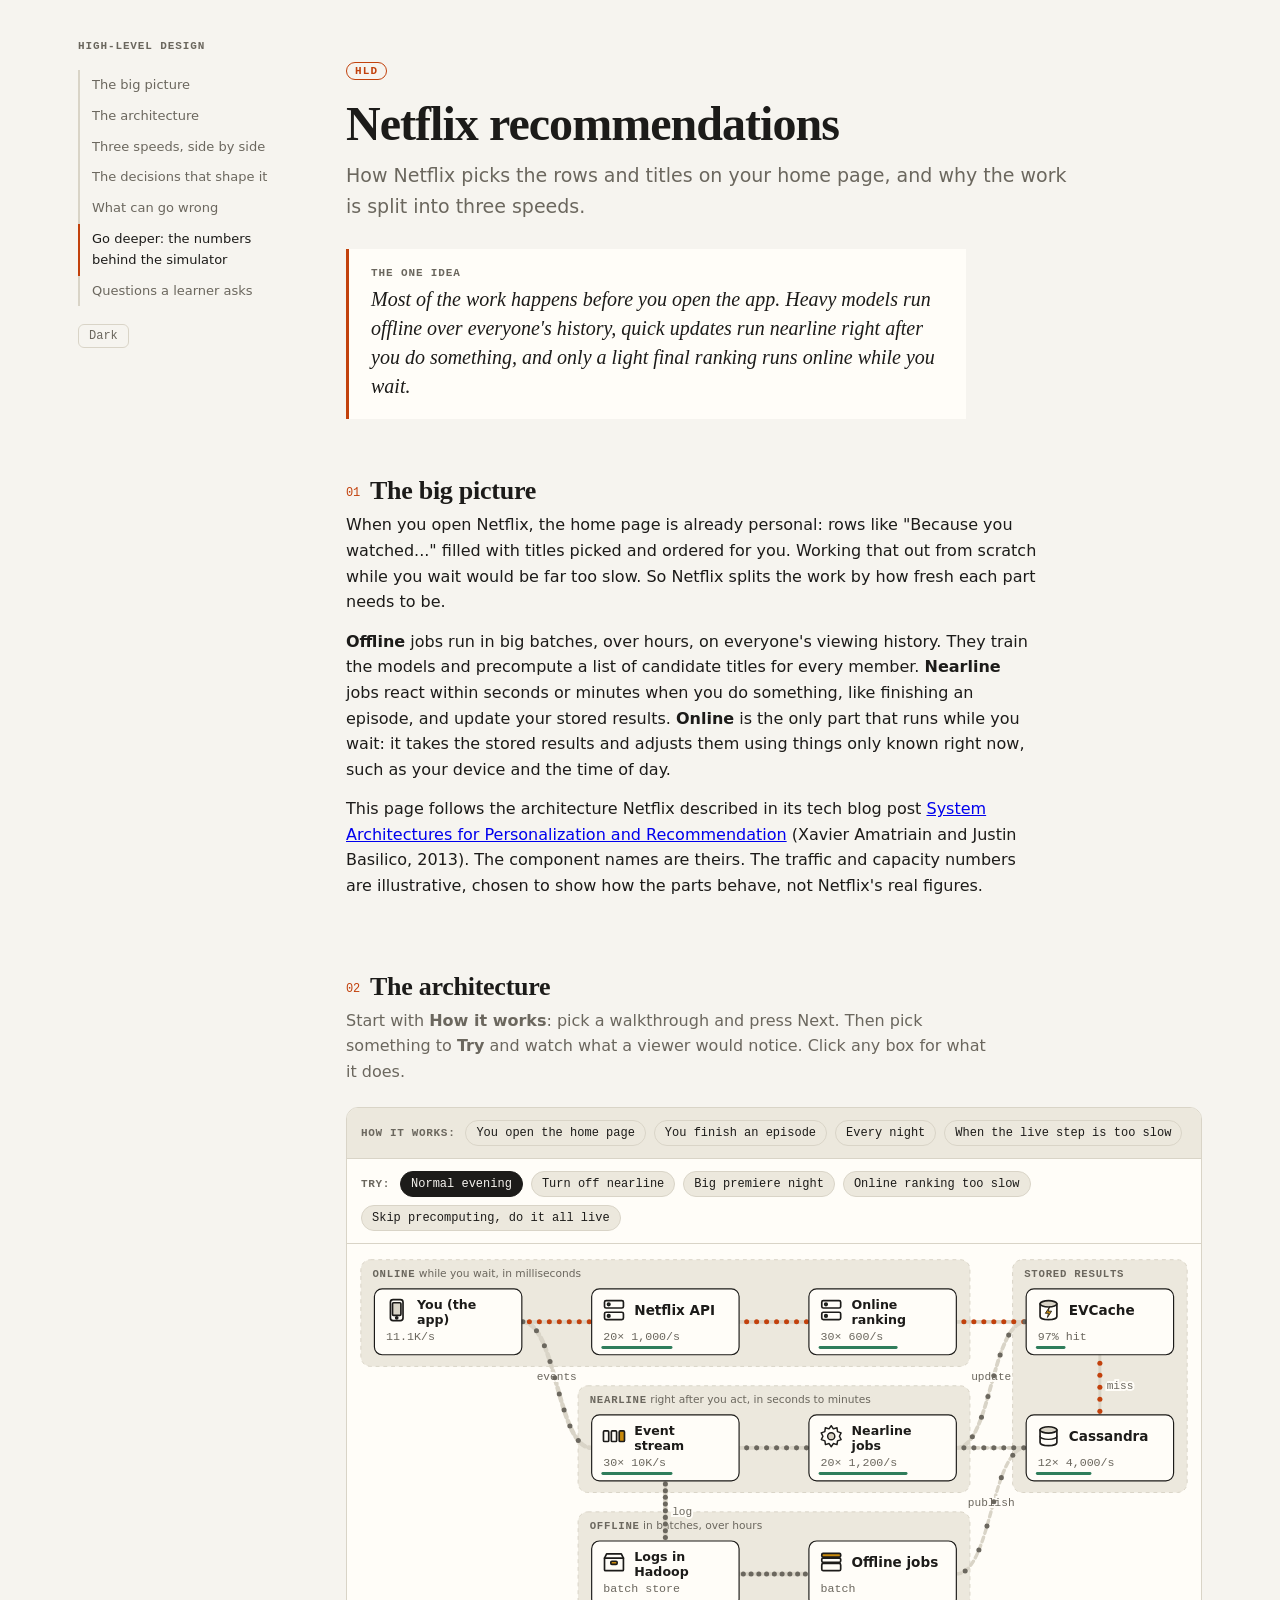
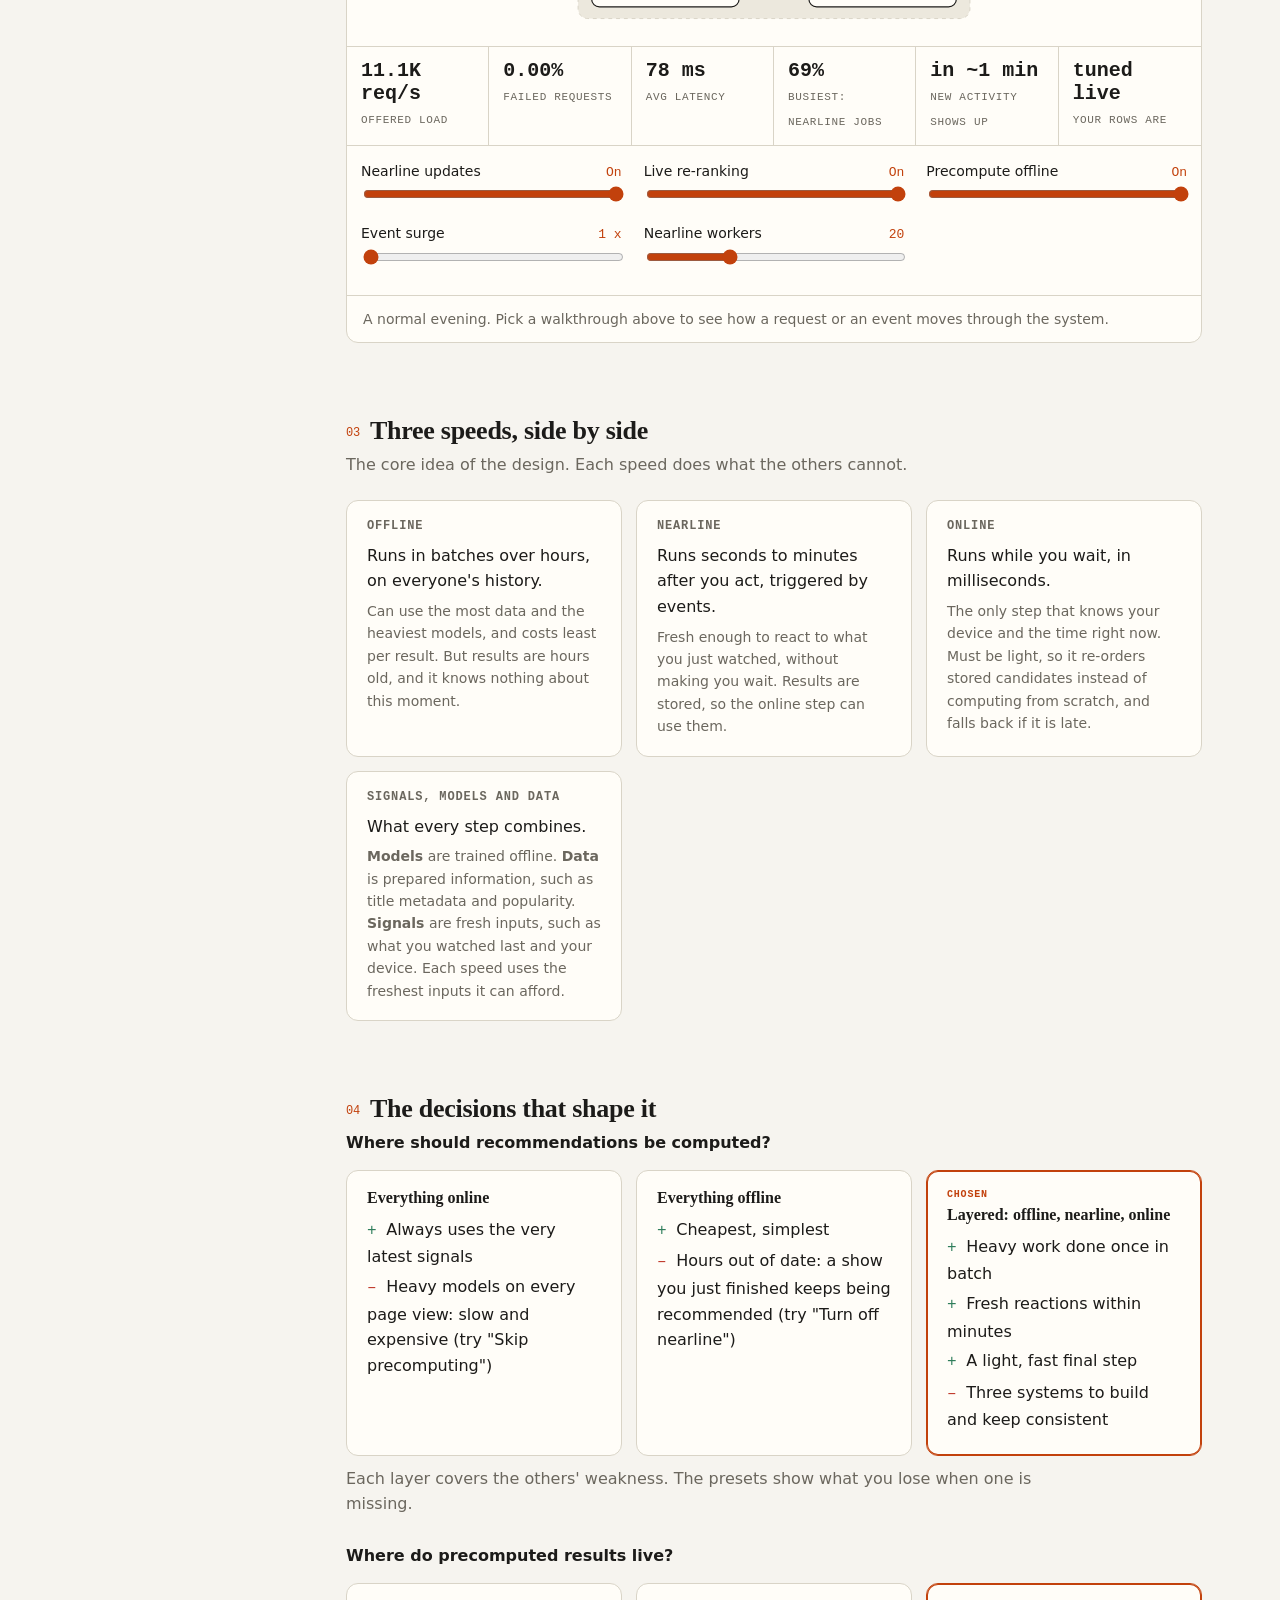
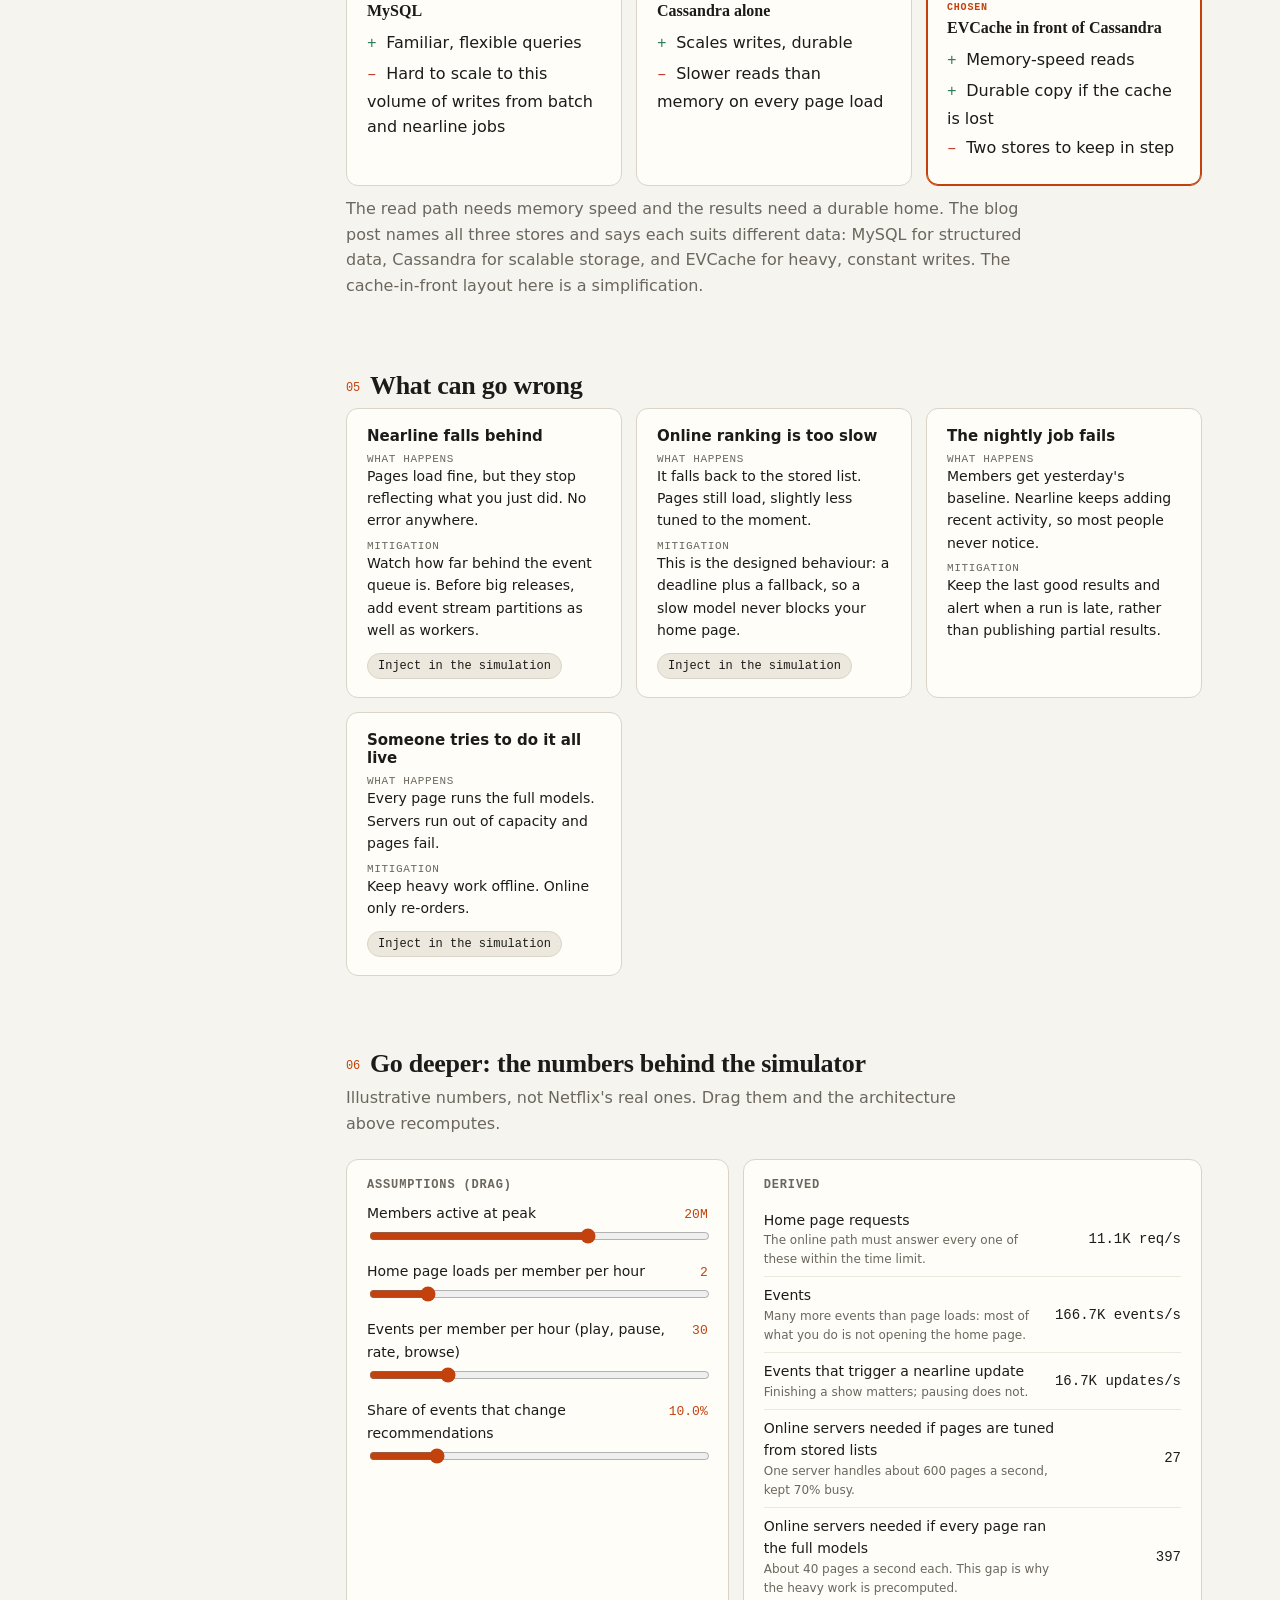
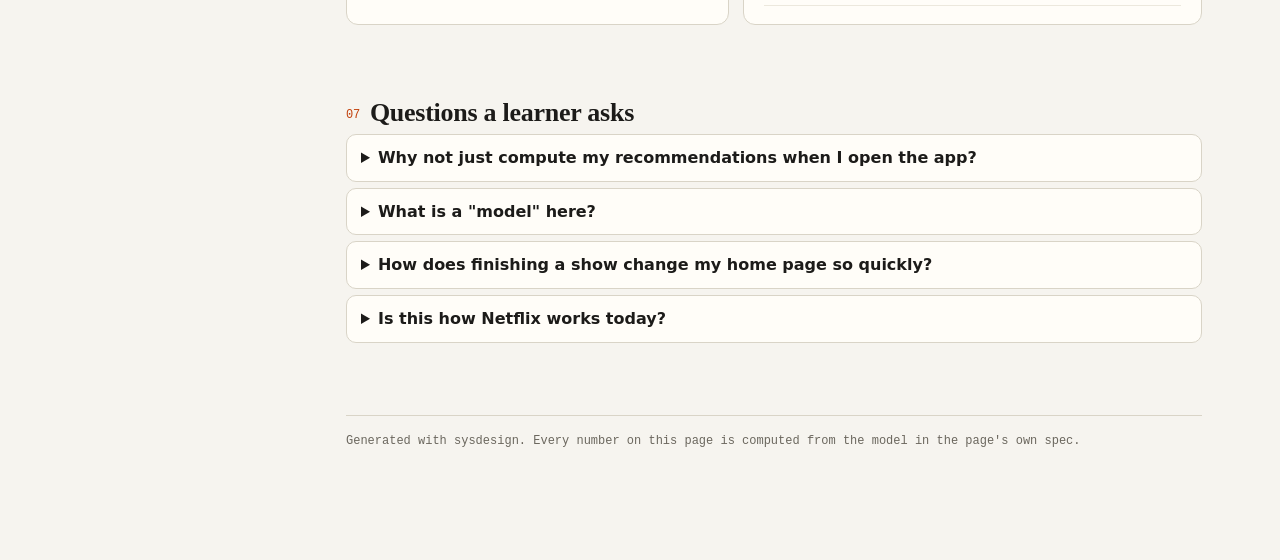
<file: examples/netflix-recommendations/index.html>
<!doctype html>
<html lang="en"><head><meta charset="utf-8"><meta name="viewport" content="width=device-width,initial-scale=1">
<title>Netflix recommendations</title>
<style>:root{
  --bg:#f6f4ef; --panel:#fffdf8; --ink:#1c1b19; --mute:#6b675e; --line:#d9d4c7; --faint:#ece8dd;
  --accent:#c2410c; --cool:#2f7d5b; --warm:#c98a0b; --hot:#c0392b;
  --mono:ui-monospace,"SF Mono",Menlo,Consolas,monospace;
  --sans:ui-sans-serif,system-ui,-apple-system,"Segoe UI",Roboto,sans-serif;
  --serif:ui-serif,Georgia,"Times New Roman",serif;
  /* chart series, fixed order (validated for colour-vision deficiency on --panel) */
  --s1:#2a78d6; --s2:#eb6834; --s3:#1baf7a; --s4:#eda100;
}
:root[data-theme=dark]{
  --bg:#141412; --panel:#1b1b18; --ink:#ece9e0; --mute:#9a958a; --line:#34322c; --faint:#24231f;
  --accent:#fb923c; --cool:#4ca97e; --warm:#e0a526; --hot:#e5584a;
  --s1:#3987e5; --s2:#d95926; --s3:#199e70; --s4:#c98500;
}
*{box-sizing:border-box}
html{scroll-behavior:smooth}
body{margin:0;background:var(--bg);color:var(--ink);font:16px/1.6 var(--sans);-webkit-font-smoothing:antialiased}
.wrap{display:grid;grid-template-columns:220px minmax(0,1fr);gap:48px;max-width:1180px;margin:0 auto;padding:0 28px}
nav.toc{position:sticky;top:0;align-self:start;height:100vh;padding:40px 0;overflow:auto;font-size:13px}
nav.toc .brand{font:600 11px var(--mono);letter-spacing:.08em;text-transform:uppercase;color:var(--mute);margin-bottom:18px}
nav.toc a{display:block;padding:5px 0 5px 12px;color:var(--mute);text-decoration:none;border-left:2px solid var(--line)}
nav.toc a:hover{color:var(--ink)}
nav.toc a.on{color:var(--ink);border-left-color:var(--accent)}
nav.toc button{margin-top:18px;font:12px var(--mono);background:none;border:1px solid var(--line);color:var(--mute);padding:4px 10px;border-radius:6px;cursor:pointer}
main{padding:56px 0 120px;min-width:0}
header.hero{margin-bottom:56px}
.kind{display:inline-block;font:600 11px var(--mono);letter-spacing:.1em;text-transform:uppercase;color:var(--accent);border:1px solid var(--accent);padding:2px 8px;border-radius:99px}
h1{font:600 clamp(32px,5vw,48px)/1.1 var(--serif);letter-spacing:-.02em;margin:16px 0 10px}
.sub{font-size:19px;color:var(--mute);max-width:60ch;margin:0}
.idea{margin:28px 0 0;padding:18px 22px;border-left:3px solid var(--accent);background:var(--panel);font:italic 20px/1.45 var(--serif);max-width:62ch}
.idea small{display:block;font:600 11px var(--mono);font-style:normal;letter-spacing:.08em;text-transform:uppercase;color:var(--mute);margin-bottom:6px}
section{margin:0 0 72px;scroll-margin-top:24px}
section>h2{font:600 26px/1.2 var(--serif);margin:0 0 6px;letter-spacing:-.01em}
section>h2 .n{font:500 12px var(--mono);color:var(--accent);margin-right:10px;vertical-align:middle}
section>.lede{color:var(--mute);margin:0 0 22px;max-width:64ch}
p{margin:0 0 14px;max-width:68ch}
code{font:.88em var(--mono);background:var(--faint);padding:1px 5px;border-radius:4px}
.card{background:var(--panel);border:1px solid var(--line);border-radius:12px;padding:18px 20px}
.grid{display:grid;gap:14px}
.g2{grid-template-columns:repeat(auto-fit,minmax(260px,1fr))}
.g3{grid-template-columns:repeat(auto-fit,minmax(200px,1fr))}
.card h3{font:600 12px var(--mono);letter-spacing:.07em;text-transform:uppercase;color:var(--mute);margin:0 0 10px}
.card ul{margin:0;padding-left:18px}
.card li{margin:4px 0}
.tag{font:11px var(--mono);color:var(--mute);border:1px solid var(--line);border-radius:99px;padding:1px 8px;margin-right:6px}
/* estimation */
.est{display:grid;grid-template-columns:minmax(0,1fr) minmax(0,1.2fr);gap:14px}
@media(max-width:820px){.est{grid-template-columns:1fr}}
.inp{display:grid;grid-template-columns:1fr auto;gap:2px 10px;margin-bottom:14px;align-items:baseline}
.inp label{font-size:14px}
.inp output{font:13px var(--mono);color:var(--accent)}
.inp input[type=range]{grid-column:1/-1;width:100%;accent-color:var(--accent)}
.rows{width:100%;border-collapse:collapse;font-size:14px}
.rows td{padding:7px 0;border-bottom:1px solid var(--faint)}
.rows td:last-child{text-align:right;font:14px var(--mono);white-space:nowrap}
.rows .why{display:block;font-size:12px;color:var(--mute)}
/* api + data */
.ep{display:grid;grid-template-columns:auto 1fr;gap:4px 12px;align-items:baseline}
.ep .m{font:600 12px var(--mono);padding:2px 8px;border-radius:5px;background:var(--faint)}
.ep .m.POST,.ep .m.PUT,.ep .m.DELETE,.ep .m.PATCH{color:var(--accent)}
.ep .p{font:14px var(--mono)}
.ep .d{grid-column:2;color:var(--mute);font-size:14px}
.ep pre{grid-column:2;margin:4px 0 0}
pre{background:var(--faint);padding:10px 12px;border-radius:8px;overflow:auto;font:12.5px/1.5 var(--mono);margin:0}
table.cols{width:100%;border-collapse:collapse;font:13px var(--mono)}
table.cols td{padding:3px 8px 3px 0;vertical-align:top}
table.cols td.t{color:var(--mute)}
table.cols td.k{color:var(--accent);width:2.5em}
table.cols td.nt{color:var(--mute);font-family:var(--sans);font-size:12px}
.store{font:11px var(--mono);color:var(--mute);float:right}
/* sim */
.sim{padding:0;overflow:hidden}
.sim .bar{display:flex;flex-wrap:wrap;gap:8px;padding:12px 14px;border-bottom:1px solid var(--line)}
.chip{font:12px var(--mono);background:var(--faint);border:1px solid var(--line);color:var(--ink);padding:5px 10px;border-radius:99px;cursor:pointer}
.chip:hover{border-color:var(--accent)}
.chip.on{background:var(--ink);color:var(--bg);border-color:var(--ink)}
.stage{overflow-x:auto;padding:6px 8px}
.stage svg{display:block;min-width:720px;width:100%;height:auto}
.metrics{display:grid;grid-template-columns:repeat(auto-fit,minmax(130px,1fr));border-top:1px solid var(--line)}
.metric{padding:12px 14px;border-right:1px solid var(--line)}
.metric:last-child{border-right:0}
.metric b{display:block;font:600 20px var(--mono)}
.metric span{font:11px var(--mono);letter-spacing:.06em;text-transform:uppercase;color:var(--mute)}
.metric.bad b{color:var(--hot)}
.metric.warn b{color:var(--warm)}
.ctrls{display:grid;grid-template-columns:repeat(auto-fit,minmax(220px,1fr));gap:4px 22px;padding:14px;border-top:1px solid var(--line)}
.simnote{padding:12px 16px;border-top:1px solid var(--line);font-size:14px;color:var(--mute);min-height:3.4em}
.simnote b{color:var(--ink)}
.node rect.box{stroke:var(--ink);stroke-width:1.2;rx:8;fill:color-mix(in srgb,var(--hot) calc(var(--u)*100%),var(--panel))}
.node.sel rect.box{stroke:var(--accent);stroke-width:2.4}
.node.dead rect.box{stroke:var(--hot);stroke-dasharray:4 3}
.node text{fill:var(--ink);font:600 14px var(--sans);pointer-events:none}
.node text.nl.two{font-size:13px}
symbol .p,symbol .m,symbol .n,symbol .a,symbol .g,symbol .k{stroke:var(--ink);stroke-linejoin:round;stroke-linecap:round}
symbol .p{fill:var(--panel)}symbol .m{fill:var(--line)}symbol .n{fill:none}
symbol .a{fill:var(--warm)}symbol .g{fill:var(--cool)}symbol .k{fill:var(--ink)}
.node text.s{font:12px var(--mono);fill:var(--mute)}
.node:hover rect.box{stroke:var(--accent)}
.node{cursor:pointer}
.ubar{fill:var(--cool)}
.ubar.warn{fill:var(--warm)}.ubar.hot{fill:var(--hot)}
.edge{fill:none;stroke:var(--line);stroke-linecap:round}
.edge.async{stroke-dasharray:5 4}
.elabel{font:11.5px var(--mono);fill:var(--mute);paint-order:stroke;stroke:var(--panel);stroke-width:4px}
/* lanes and walkthroughs */
.lane{fill:var(--faint);stroke:var(--line);stroke-dasharray:4 4}
.lanel{font:600 11px var(--mono);letter-spacing:.07em;text-transform:uppercase;fill:var(--mute);paint-order:stroke;stroke:var(--faint);stroke-width:5px;stroke-linejoin:round}
.lanen{font:400 11px var(--sans);letter-spacing:0;text-transform:none}
.sim .bar.flows{background:var(--faint)}
.barl{font:600 11px var(--mono);letter-spacing:.06em;text-transform:uppercase;color:var(--mute);align-self:center;margin-right:2px}
svg.walking .node:not(.hl),svg.walking .elabel{opacity:.3}
svg.walking .edge:not(.hl){opacity:.25}
svg.walking .dot{opacity:.25}
.edge.hl{stroke:var(--accent);stroke-width:3.5}
.node.hl rect.box{stroke:var(--accent);stroke-width:2.6}
.walk{border-top:1px solid var(--line);padding:12px 16px;background:var(--panel)}
.wctl{display:flex;flex-wrap:wrap;gap:8px;align-items:center;margin-bottom:6px}
.wcount{font:600 12px var(--mono);color:var(--accent);margin-right:6px}
.wtext{font-size:16px;max-width:70ch}
.chip:disabled{opacity:.4;cursor:default}
.dot{fill:var(--accent)}
.dot.async{fill:var(--mute)}
.detail{padding:14px 16px;border-top:1px solid var(--line);font-size:14px;display:grid;gap:4px 18px;grid-template-columns:auto 1fr}
.detail dt{font:11px var(--mono);letter-spacing:.06em;text-transform:uppercase;color:var(--mute);padding-top:2px}
.detail dd{margin:0}
/* tradeoffs, failures, qa */
.opt{display:flex;flex-direction:column;gap:6px}
.opt.pick{border-color:var(--accent);box-shadow:0 0 0 1px var(--accent) inset}
.opt h4{margin:0;font:600 16px var(--serif)}
.opt .badge{font:600 10px var(--mono);letter-spacing:.08em;text-transform:uppercase;color:var(--accent)}
.pro::before{content:"+ ";color:var(--cool);font-family:var(--mono)}
.con::before{content:"– ";color:var(--hot);font-family:var(--mono)}
.q{margin:0 0 6px}
.q summary{cursor:pointer;padding:10px 14px;background:var(--panel);border:1px solid var(--line);border-radius:10px;font-weight:600}
.q[open] summary{border-bottom-left-radius:0;border-bottom-right-radius:0}
.q .a{padding:12px 16px;border:1px solid var(--line);border-top:0;border-radius:0 0 10px 10px;background:var(--panel)}
.fail h4{margin:0 0 6px;font:600 15px var(--sans)}
.fail dl{margin:0;font-size:14px}.fail dt{font:11px var(--mono);letter-spacing:.06em;text-transform:uppercase;color:var(--mute);margin-top:8px}.fail dd{margin:0}
/* lld */
.diagram{padding:10px;overflow-x:auto}
.diagram svg{display:block;margin:0 auto;max-width:100%;height:auto}
.cls rect{fill:var(--panel);stroke:var(--ink);stroke-width:1.2}
.cls .hd{fill:var(--faint)}
.cls text{font:12px var(--mono);fill:var(--ink)}
.cls text.h{font:600 13px var(--sans)}
.cls text.st{font:italic 10.5px var(--mono);fill:var(--mute)}
.cls{cursor:pointer}
.cls.sel rect.fr{stroke:var(--accent);stroke-width:2.4}
.rel{stroke:var(--ink);fill:none;stroke-width:1.2}
.rel.dash{stroke-dasharray:5 4}
.rl{font:10.5px var(--mono);fill:var(--mute);paint-order:stroke;stroke:var(--panel);stroke-width:4px}
.life{stroke:var(--line);stroke-dasharray:4 4}
.actor rect{fill:var(--panel);stroke:var(--ink);stroke-width:1.2;rx:6}
.actor text{font:600 12.5px var(--sans);fill:var(--ink)}
.msg{transition:opacity .2s}
.msg.off{opacity:.22}
.msg line,.msg path{stroke:var(--ink);fill:none;stroke-width:1.3}
.msg.ret line{stroke-dasharray:5 4}
.msg.on line,.msg.on path{stroke:var(--accent);stroke-width:2}
.msg text{font:12px var(--mono);fill:var(--ink)}
.msg.on text{fill:var(--accent)}
.st rect.sb{fill:var(--panel);stroke:var(--ink);stroke-width:1.2}
.stn text{font:600 13px var(--sans);fill:var(--ink)}
.stn.cur rect.sb{fill:var(--ink)}.stn.cur text{fill:var(--bg)}
.stn.term rect.sb{stroke-width:2.6}
.tr{stroke:var(--ink);fill:none;stroke-width:1.2}
.tr.live{stroke:var(--accent);stroke-width:2.2}
.tl{font:11px var(--mono);fill:var(--mute);paint-order:stroke;stroke:var(--panel);stroke-width:4px}
.ctl{display:flex;flex-wrap:wrap;gap:8px;align-items:center;padding:10px 12px;border-top:1px solid var(--line)}
.ctl .grow{flex:1;color:var(--mute);font-size:14px;min-width:200px}
.steps{display:grid;grid-template-columns:220px minmax(0,1fr);}
@media(max-width:820px){.steps{grid-template-columns:1fr}}
.steps ol{list-style:none;margin:0;padding:8px;border-right:1px solid var(--line);max-height:420px;overflow:auto}
.steps li button{width:100%;text-align:left;background:none;border:0;border-radius:8px;padding:7px 10px;font:12.5px var(--mono);color:var(--mute);cursor:pointer}
.steps li button.on{background:var(--ink);color:var(--bg)}
.steps .pane{padding:16px 18px}
.steps .call{font:14px var(--mono);margin:0 0 8px}
.kv{width:100%;border-collapse:collapse;font:13px var(--mono);margin-top:10px}
.kv td{padding:4px 8px;border-bottom:1px solid var(--faint);vertical-align:top}
.kv td:first-child{color:var(--mute);width:34%}
.kv tr.chg td:last-child{color:var(--accent);font-weight:600}
.tabs{display:flex;gap:4px;padding:8px 8px 0;border-bottom:1px solid var(--line)}
.tabs button{font:12px var(--mono);background:none;border:0;border-bottom:2px solid transparent;padding:6px 10px;color:var(--mute);cursor:pointer}
.tabs button.on{color:var(--ink);border-bottom-color:var(--accent)}
pre.code{border-radius:0 0 12px 12px;background:var(--panel);padding:14px 0;counter-reset:l;max-height:560px}
pre.code .ln{display:block;padding:0 16px 0 0;white-space:pre}
pre.code .ln::before{counter-increment:l;content:counter(l);display:inline-block;width:3em;padding-right:14px;text-align:right;color:var(--mute);opacity:.6}
.tk-k{color:var(--accent)}.tk-s{color:var(--cool)}.tk-c{color:var(--mute);font-style:italic}.tk-n{color:var(--warm)}
footer{color:var(--mute);font:12px var(--mono);border-top:1px solid var(--line);padding-top:18px}
@media(max-width:900px){.wrap{grid-template-columns:1fr;gap:0;padding:0 18px}nav.toc{display:none}}
/* chart */
.viz .ctrls.top{border-top:0;border-bottom:1px solid var(--line)}
.plot{position:relative;padding:8px 6px 0}
.plot svg{display:block;width:100%;height:auto;touch-action:pan-y}
.plot text{font:11px var(--mono);fill:var(--mute)}
.plot .an{font:12px var(--sans);fill:var(--mute)}
.plot .cg{stroke:var(--faint)}
.plot .ca{stroke:var(--line)}
.plot .cs{fill:none;stroke-width:2;stroke-linejoin:round;stroke-linecap:round}
.plot .cl{font:12px var(--sans);fill:var(--ink);paint-order:stroke;stroke:var(--panel);stroke-width:4px;stroke-linejoin:round}
.plot .cm{stroke:var(--ink);stroke-dasharray:3 3;opacity:.45}
.plot .cmt{font:600 11px var(--mono);fill:var(--ink)}
.plot .cx{stroke:var(--mute);opacity:0;pointer-events:none}
.plot .cd{stroke:var(--panel);stroke-width:2;pointer-events:none}
.cs.s0{stroke:var(--s1)}.cs.s1{stroke:var(--s2)}.cs.s2{stroke:var(--s3)}.cs.s3{stroke:var(--s4)}
.cd.s0{fill:var(--s1)}.cd.s1{fill:var(--s2)}.cd.s2{fill:var(--s3)}.cd.s3{fill:var(--s4)}
.legend i,.tip i{display:inline-block;width:16px;height:3px;border-radius:2px;vertical-align:middle;margin-right:7px}
i.s0{background:var(--s1)}i.s1{background:var(--s2)}i.s2{background:var(--s3)}i.s3{background:var(--s4)}
.legend{display:flex;flex-wrap:wrap;gap:6px 22px;padding:10px 16px 12px;font-size:14px}
.legend b{font:600 14px var(--mono);margin-left:8px}
.tip{position:absolute;display:none;pointer-events:none;background:var(--panel);border:1px solid var(--line);border-radius:8px;padding:8px 10px;font-size:13px;box-shadow:0 4px 14px rgba(0,0,0,.12);min-width:170px;z-index:2}
.tip .th{font:12px var(--mono);color:var(--mute);margin-bottom:4px}
.tip b{font:600 13px var(--mono);margin-left:8px;float:right}
.tview{border-top:1px solid var(--line);padding:10px 16px;font-size:14px}
.tview summary{cursor:pointer;color:var(--mute);font:12px var(--mono)}
.tbl{width:100%;border-collapse:collapse;margin-top:8px;font:13px var(--mono)}
.tbl th{text-align:right;font:600 11px var(--mono);color:var(--mute);padding:4px 0 6px;border-bottom:1px solid var(--line)}
.tbl td{text-align:right;padding:4px 0;border-bottom:1px solid var(--faint)}
.tbl th:first-child,.tbl td:first-child{text-align:left}
@media(prefers-reduced-motion:reduce){html{scroll-behavior:auto}}

.tokdot{fill:var(--accent);stroke:var(--panel);stroke-width:1.5}
.tokpill{fill:var(--accent)}
.toklabel{fill:#fff;font:600 11px var(--mono);pointer-events:none}

:root[data-theme=dark] .toklabel{fill:var(--bg)}

.fpic{overflow-x:auto;padding:8px;border-top:1px solid var(--line);background:var(--panel)}
.fpic svg{display:block;max-width:none}
.fpic .fllabel{fill:var(--ink);font:600 12px var(--sans)}
.fpic .flline{stroke:var(--line);stroke-dasharray:4 4}
.fpic .fharrow{stroke:var(--ink);stroke-width:1.6;fill:none}
.fpic .fhdot{fill:var(--ink)}
.fpic .fhlabel{fill:var(--ink);font:12px var(--mono)}
.fpic .fhband{fill:var(--accent);opacity:0;pointer-events:all;fill-opacity:0}
.fpic .fh{cursor:pointer}
.fpic .fh.done{opacity:.45}
.fpic .fh.todo{opacity:.2}
.fpic .fh.cur .fhband{opacity:.16;fill-opacity:1}
.fpic .fh.cur .fharrow{stroke:var(--accent);stroke-width:2.6}
.fpic .fh.cur .fhdot{fill:var(--accent)}
.fpic .fh.cur .fhlabel{fill:var(--accent);font-weight:600}
.fpic .fpmk{fill:var(--ink)}
.fpic .fpmkcur{fill:var(--accent)}
</style></head>
<body><div id="root"></div>
<script id="spec" type="application/json">{"kind":"hld","title":"Netflix recommendations","subtitle":"How Netflix picks the rows and titles on your home page, and why the work is split into three speeds.","idea":"Most of the work happens before you open the app. Heavy models run offline over everyone's history, quick updates run nearline right after you do something, and only a light final ranking runs online while you wait.","sections":[{"type":"text","title":"The big picture","body":["When you open Netflix, the home page is already personal: rows like \"Because you watched...\" filled with titles picked and ordered for you. Working that out from scratch while you wait would be far too slow. So Netflix splits the work by how fresh each part needs to be.","**Offline** jobs run in big batches, over hours, on everyone's viewing history. They train the models and precompute a list of candidate titles for every member. **Nearline** jobs react within seconds or minutes when you do something, like finishing an episode, and update your stored results. **Online** is the only part that runs while you wait: it takes the stored results and adjusts them using things only known right now, such as your device and the time of day.","This page follows the architecture Netflix described in its tech blog post [System Architectures for Personalization and Recommendation](https://netflixtechblog.com/system-architectures-for-personalization-and-recommendation-e081aa94b5d8) (Xavier Amatriain and Justin Basilico, 2013). The component names are theirs. The traffic and capacity numbers are illustrative, chosen to show how the parts behave, not Netflix's real figures."]},{"type":"arch","title":"The architecture","lede":"Start with **How it works**: pick a walkthrough and press Next. Then pick something to **Try** and watch what a viewer would notice. Click any box for what it does.","latencyBudget":200,"intro":"A normal evening. Pick a walkthrough above to see how a request or an event moves through the system.","groups":[{"id":"online","label":"Online","note":"while you wait, in milliseconds"},{"id":"nearline","label":"Nearline","note":"right after you act, in seconds to minutes"},{"id":"offline","label":"Offline","note":"in batches, over hours"},{"id":"store","label":"Stored results"}],"nodes":[{"id":"member","label":"You (the app)","icon":"phone","kind":"clients","rps":"=r.homeRps","group":"online","col":0,"row":0,"role":"The Netflix app on your TV, phone or laptop.","why":"It asks for your home page and reports what you do (play, pause, finish, rate) as events."},{"id":"api","label":"Netflix API","group":"online","col":1,"row":0,"instances":20,"cap":1000,"ms":5,"role":"The front door for every app request.","why":"Turns \"give me my home page\" into calls to the services that know the answer.","scale":"Stateless, add servers.","fails":"Overloaded if every request becomes expensive."},{"id":"online","label":"Online ranking","group":"online","col":2,"row":0,"instances":30,"cap":"=p.precompute ? (p.onlineRank ? 600 : 3000) : 40","ms":"=p.precompute ? (p.onlineRank ? 25 : 4) : 300","role":"Puts the final order on your rows while you wait.","why":"Uses fresh context that offline jobs cannot know: your device, the time of day, what you did a minute ago. It starts from stored candidates, so the work is small.","scale":"Add servers. Each one is cheap because the heavy work is already done.","fails":"If ranking would miss its deadline, it falls back to the stored list as it is. You still get a page."},{"id":"evcache","label":"EVCache","kind":"cache","group":"store","col":3,"row":0,"instances":12,"cap":10000,"ms":1,"hit":0.97,"role":"In-memory cache of your precomputed recommendations.","why":"Reading from memory takes about a millisecond, so the online step can afford to read many candidates.","scale":"Add memory and nodes.","fails":"A restart sends reads to Cassandra until it warms up."},{"id":"cassandra","label":"Cassandra","kind":"store","group":"store","col":3,"row":1,"instances":12,"cap":4000,"ms":6,"role":"Durable store for recommendation results.","why":"Durable, scalable store for results, so they survive if the cache is lost.","scale":"Add nodes; data is spread by member.","fails":"Slower than the cache, so it should only see cache misses on the read path."},{"id":"events","label":"Event stream","kind":"queue","group":"nearline","col":1,"row":1,"instances":30,"cap":10000,"ms":2,"role":"Carries small, time-sensitive messages: play, pause, finish, rate.","why":"Lets many jobs react to the same event without the app knowing about them. Netflix handled this event flow with Manhattan, an internal stream-processing framework similar to Twitter's Storm.","scale":"Add partitions.","fails":"If consumers fall behind, events wait in the queue."},{"id":"nearline","label":"Nearline jobs","icon":"worker","group":"nearline","col":2,"row":1,"instances":"=p.nearWorkers","cap":1200,"role":"Updates your stored recommendations right after you act.","why":"Finishing a show should change your home page now, not tomorrow. Nobody is waiting on this job, so it can do more work than the online step.","scale":"Add workers.","fails":"If events arrive faster than workers handle them, your home page stops reflecting what you just did. Nothing errors."},{"id":"logs","label":"Logs in Hadoop","icon":"storage","kind":"batch store","group":"offline","col":1,"row":2,"role":"Everyone's full history: every play, search and rating.","why":"Offline jobs need all of it. Netflix collected logs with Chukwa into Hadoop.","scale":"Add storage."},{"id":"jobs","label":"Offline jobs","icon":"batch","kind":"batch","group":"offline","col":2,"row":2,"role":"Train the models and precompute candidate lists for every member.","why":"With no one waiting, these jobs can use the most data and the heaviest models. Written in Hive and Pig on Hadoop; results were published to the online stores through Hermes, a publish-subscribe system.","scale":"More machines, or more hours.","fails":"If a nightly run fails, members get yesterday's baseline. Nothing errors."}],"edges":[{"from":"member","to":"api"},{"from":"api","to":"online","call":true},{"from":"online","to":"evcache","call":true},{"from":"evcache","to":"cassandra","miss":true,"label":"miss"},{"from":"member","to":"events","async":true,"share":"=r.eventRps/r.homeRps","label":"events"},{"from":"events","to":"nearline","async":true,"share":"=p.triggerShare*p.nearlineOn"},{"from":"nearline","to":"evcache","async":true,"label":"update"},{"from":"nearline","to":"cassandra","async":true},{"from":"events","to":"logs","async":true,"label":"log"},{"from":"logs","to":"jobs","async":true},{"from":"jobs","to":"cassandra","async":true,"share":"=p.precompute*0.02","label":"publish"}],"flows":[{"label":"You open the home page","steps":[{"path":["member","api"],"carry":"GET /home","text":"You open Netflix. The app asks the **Netflix API** for your home page: rows of titles, picked and ordered for you."},{"path":["api","online"],"carry":"rank request","text":"The API calls **online ranking**. This step has a strict time limit, because you are looking at a loading screen."},{"path":["online","evcache"],"carry":"read candidates","text":"Online ranking does not start from scratch. It reads the candidates already computed for you from **EVCache**, an in-memory cache. About a millisecond."},{"path":["evcache","cassandra"],"carry":"cache miss","text":"If they are not in the cache, they come from **Cassandra**, the durable store behind it. Slower, but rare: about 3% of reads here."},{"path":["online"],"text":"Now the light, fresh part: it re-orders the candidates using what it only knows now, such as your device and the time of day."},{"path":["online","api","member"],"carry":"your rows","text":"Your rows go back to the app. Almost all the work behind them was done before you opened it."}]},{"label":"You finish an episode","steps":[{"path":["member","events"],"carry":"▶ finished ep.","text":"The app sends an **event**: you finished an episode. Events are small messages about something that just happened."},{"path":["events","nearline"],"carry":"▶ finished ep.","text":"A **nearline job** picks the event up within seconds to minutes. You are not waiting on it, so it can do more work than the online step."},{"path":["nearline","evcache"],"carry":"new picks","text":"It recomputes the parts of your recommendations this event changes, for example dropping the show you finished and adding similar ones, and writes them to EVCache..."},{"path":["nearline","cassandra"],"carry":"new picks","text":"...and to Cassandra, so they survive a cache restart. Next time you open the home page, online ranking reads these fresh results."}]},{"label":"Every night","steps":[{"path":["member","events","logs"],"carry":"event log","text":"Every event is also logged. Over a day that is everyone's full history, stored in **Hadoop**."},{"path":["logs","jobs"],"carry":"viewing history","text":"**Offline jobs** run over all of it. They train the models and precompute a candidate list for every member. They can take hours, so they can use the most data and the heaviest models."},{"path":["jobs","cassandra"],"carry":"fresh baselines","text":"The results are published to the stored results. By morning every member has a fresh baseline, which nearline then keeps up to date during the day."}]},{"label":"When the live step is too slow","steps":[{"path":["member","api","online"],"carry":"GET /home","text":"Online ranking has a deadline. Sometimes ranking a page would take too long: a slow model, a busy server."},{"path":["online","evcache"],"carry":"stored list","text":"Then it **falls back**: it serves the stored list from the cache without the live adjustments. You still get a good page, just not tuned to this exact moment. Try the \"Online ranking too slow\" change."}]}],"presets":[{"label":"Normal evening","set":{},"note":"All three speeds on. Your page loads quickly and reflects what you did a minute ago."},{"label":"Turn off nearline","set":{"nearlineOn":0},"expect":"=!p.nearlineOn && m.err \u003c 0.001 && m.nodes.nearline.util \u003c 0.01 && m.lat \u003c 80","note":"Nothing breaks and nothing gets slower. But finish a show and it stays on your home page until the next nightly run. Watch \"New activity shows up\"."},{"label":"Big premiere night","set":{"surge":3},"expect":"=m.err \u003c 0.001 && m.nodes.events.util > 1 && m.nodes.nearline.util > 1","note":"Three times the usual events as everyone hits play at once. Pages still load. But the event stream is overloaded and the nearline workers fall behind, so your home page lags behind what you just did."},{"label":"Online ranking too slow","set":{"onlineRank":0},"expect":"=!p.onlineRank && m.err \u003c 0.001 && m.lat \u003c 40","note":"Online ranking falls back to the stored list. Pages get faster and nothing fails; you just lose the adjustments for this moment. Watch \"Your rows are\"."},{"label":"Skip precomputing, do it all live","set":{"precompute":0},"expect":"=m.nodes.online.util > 5 && m.err > 0.5 && m.lat > 1000","note":"Every page now runs the full models while you wait. Online ranking runs out of capacity, pages slow to a crawl and most fail. This is why the heavy work runs offline."}],"controls":[{"id":"nearlineOn","label":"Nearline updates","value":1,"min":0,"max":1,"step":1,"fmt":"onoff"},{"id":"onlineRank","label":"Live re-ranking","value":1,"min":0,"max":1,"step":1,"fmt":"onoff"},{"id":"precompute","label":"Precompute offline","value":1,"min":0,"max":1,"step":1,"fmt":"onoff"},{"id":"surge","label":"Event surge","value":1,"min":1,"max":5,"step":0.5,"unit":"x"},{"id":"nearWorkers","label":"Nearline workers","value":20,"min":2,"max":60,"step":1}],"metrics":[{"label":"New activity shows up","expr":"=p.nearlineOn ? (m.nodes.nearline.util \u003c 1 ? 'in ~1 min' : 'falling behind') : 'next day'","warn":"=!p.nearlineOn","bad":"=p.nearlineOn && m.nodes.nearline.util >= 1"},{"label":"Your rows are","expr":"=!p.precompute ? 'built live' : p.onlineRank ? 'tuned live' : 'stored list'","warn":"=p.precompute && !p.onlineRank"}]},{"type":"patterns","title":"Three speeds, side by side","lede":"The core idea of the design. Each speed does what the others cannot.","items":[{"name":"Offline","where":"Runs in batches over hours, on everyone's history.","why":"Can use the most data and the heaviest models, and costs least per result. But results are hours old, and it knows nothing about this moment."},{"name":"Nearline","where":"Runs seconds to minutes after you act, triggered by events.","why":"Fresh enough to react to what you just watched, without making you wait. Results are stored, so the online step can use them."},{"name":"Online","where":"Runs while you wait, in milliseconds.","why":"The only step that knows your device and the time right now. Must be light, so it re-orders stored candidates instead of computing from scratch, and falls back if it is late."},{"name":"Signals, models and data","where":"What every step combines.","why":"**Models** are trained offline. **Data** is prepared information, such as title metadata and popularity. **Signals** are fresh inputs, such as what you watched last and your device. Each speed uses the freshest inputs it can afford."}]},{"type":"tradeoffs","title":"The decisions that shape it","items":[{"question":"Where should recommendations be computed?","options":[{"name":"Everything online","pros":["Always uses the very latest signals"],"cons":["Heavy models on every page view: slow and expensive (try \"Skip precomputing\")"]},{"name":"Everything offline","pros":["Cheapest, simplest"],"cons":["Hours out of date: a show you just finished keeps being recommended (try \"Turn off nearline\")"]},{"name":"Layered: offline, nearline, online","pick":true,"pros":["Heavy work done once in batch","Fresh reactions within minutes","A light, fast final step"],"cons":["Three systems to build and keep consistent"]}],"why":"Each layer covers the others' weakness. The presets show what you lose when one is missing."},{"question":"Where do precomputed results live?","options":[{"name":"MySQL","pros":["Familiar, flexible queries"],"cons":["Hard to scale to this volume of writes from batch and nearline jobs"]},{"name":"Cassandra alone","pros":["Scales writes, durable"],"cons":["Slower reads than memory on every page load"]},{"name":"EVCache in front of Cassandra","pick":true,"pros":["Memory-speed reads","Durable copy if the cache is lost"],"cons":["Two stores to keep in step"]}],"why":"The read path needs memory speed and the results need a durable home. The blog post names all three stores and says each suits different data: MySQL for structured data, Cassandra for scalable storage, and EVCache for heavy, constant writes. The cache-in-front layout here is a simplification."}]},{"type":"failures","title":"What can go wrong","items":[{"what":"Nearline falls behind","effect":"Pages load fine, but they stop reflecting what you just did. No error anywhere.","mitigation":"Watch how far behind the event queue is. Before big releases, add event stream partitions as well as workers.","inject":{"surge":3}},{"what":"Online ranking is too slow","effect":"It falls back to the stored list. Pages still load, slightly less tuned to the moment.","mitigation":"This is the designed behaviour: a deadline plus a fallback, so a slow model never blocks your home page.","inject":{"onlineRank":0}},{"what":"The nightly job fails","effect":"Members get yesterday's baseline. Nearline keeps adding recent activity, so most people never notice.","mitigation":"Keep the last good results and alert when a run is late, rather than publishing partial results."},{"what":"Someone tries to do it all live","effect":"Every page runs the full models. Servers run out of capacity and pages fail.","mitigation":"Keep heavy work offline. Online only re-orders.","inject":{"precompute":0}}]},{"type":"estimation","title":"Go deeper: the numbers behind the simulator","lede":"Illustrative numbers, not Netflix's real ones. Drag them and the architecture above recomputes.","inputs":[{"id":"members","label":"Members active at peak","value":20000000,"min":1000000,"max":100000000,"log":true,"fmt":"si"},{"id":"loads","label":"Home page loads per member per hour","value":2,"min":0.5,"max":10,"step":0.5},{"id":"actions","label":"Events per member per hour (play, pause, rate, browse)","value":30,"min":5,"max":120,"step":5},{"id":"triggerShare","label":"Share of events that change recommendations","value":0.1,"min":0.01,"max":0.5,"step":0.01,"fmt":"pct"}],"rows":[{"id":"homeRps","label":"Home page requests","expr":"=p.members*p.loads/3600","fmt":"si","unit":"req/s","why":"The online path must answer every one of these within the time limit."},{"id":"eventRps","label":"Events","expr":"=p.members*p.actions/3600*p.surge","fmt":"si","unit":"events/s","why":"Many more events than page loads: most of what you do is not opening the home page."},{"id":"nearRps","label":"Events that trigger a nearline update","expr":"=r.eventRps*p.triggerShare*p.nearlineOn","fmt":"si","unit":"updates/s","why":"Finishing a show matters; pausing does not."},{"id":"liveServers","label":"Online servers needed if pages are tuned from stored lists","expr":"=ceil(r.homeRps/600/0.7)","fmt":"int","why":"One server handles about 600 pages a second, kept 70% busy."},{"id":"scratchServers","label":"Online servers needed if every page ran the full models","expr":"=ceil(r.homeRps/40/0.7)","fmt":"int","why":"About 40 pages a second each. This gap is why the heavy work is precomputed."}]},{"type":"qa","title":"Questions a learner asks","items":[{"q":"Why not just compute my recommendations when I open the app?","a":["Because the good models are heavy. Running them for every page view would need many times more servers and make you wait (compare the last two rows above). Precomputing does the heavy part once, ahead of time."]},{"q":"What is a \"model\" here?","a":["A function learned from everyone's viewing history that scores how likely you are to enjoy a title. It is trained offline, because training needs all the data and takes hours."]},{"q":"How does finishing a show change my home page so quickly?","a":["The app sends an event, a nearline job reacts within seconds to minutes and rewrites your stored results, and the next page load reads them. Try turning nearline off to see the difference."]},{"q":"Is this how Netflix works today?","a":["This page follows the architecture Netflix published in 2013. Their systems have changed since, but splitting work into offline, nearline and online stages is still a common way large recommendation systems are built."]}]}]}</script>
<script>/* sysdesign runtime. Renders a page from the JSON spec in <script id="spec">.
   No dependencies. Everything on the page is computed from the spec's own
   inputs and formulas, so numbers in prose, tables and the simulation agree. */
(function () {
  "use strict";
  var SPEC = JSON.parse(document.getElementById("spec").textContent);
  var S = { p: {}, r: {}, m: null }; // params, estimation rows, last sim result
  var listeners = [];
  var SVG = "http://www.w3.org/2000/svg";

  // ---------- helpers ----------
  function h(tag, attrs) {
    var svg = /^(svg|g|path|rect|circle|line|text|marker|defs|polygon|tspan|clipPath|symbol|use|ellipse)$/.test(tag);
    var el = svg ? document.createElementNS(SVG, tag) : document.createElement(tag);
    if (attrs) for (var k in attrs) {
      var v = attrs[k];
      if (v == null || v === false) continue;
      if (k === "class") el.setAttribute("class", v);
      else if (k === "html") el.innerHTML = v;
      else if (k.slice(0, 2) === "on") el.addEventListener(k.slice(2), v);
      else el.setAttribute(k, v === true ? "" : v);
    }
    for (var i = 2; i < arguments.length; i++) add(el, arguments[i]);
    return el;
  }
  // ---------- icons ----------
  // 24x24 pictograms. Classes (styled in style.css) carry the colours so both themes work:
  // p = panel fill + ink stroke, k = solid ink, a = warm accent, g = green accent, n = stroke only.
  var ICONS = {
    phone: '<rect class="p" x="6" y="2" width="12" height="20" rx="2.5" stroke-width="1.6"/><rect class="m" x="8" y="5" width="8" height="12" rx="1" stroke-width="1.6"/><circle class="k" cx="12" cy="19.3" r="1" stroke-width="1.6"/>',
    browser: '<rect class="p" x="2.5" y="4" width="19" height="16" rx="2" stroke-width="1.6"/><path class="n" d="M2.5 9h19" stroke-width="1.6"/><circle class="a" cx="5.5" cy="6.5" r=".9" stroke-width="1.6"/><circle class="g" cx="8.5" cy="6.5" r=".9" stroke-width="1.6"/>',
    user: '<circle class="p" cx="12" cy="8" r="4" stroke-width="1.6"/><path class="p" d="M4 21c0-4.5 3.6-7 8-7s8 2.5 8 7z" stroke-width="1.6"/>',
    server: '<rect class="p" x="3" y="3" width="18" height="7" rx="1.5" stroke-width="1.6"/><rect class="p" x="3" y="14" width="18" height="7" rx="1.5" stroke-width="1.6"/><circle class="g" cx="7" cy="6.5" r="1.2" stroke-width="1.6"/><circle class="g" cx="7" cy="17.5" r="1.2" stroke-width="1.6"/>',
    worker: '<path class="p" d="M12 2l2 3 3.5-1 .5 3.6 3.4 1.2-1.6 3.2 1.6 3.2-3.4 1.2-.5 3.6-3.5-1-2 3-2-3-3.5 1-.5-3.6-3.4-1.2L4.1 12 2.5 8.8l3.4-1.2L6.4 4l3.5 1z" stroke-width="1.4"/><circle class="m" cx="12" cy="12" r="3.4" stroke-width="1.4"/>',
    queue: '<rect class="p" x="2" y="7" width="5" height="10" rx="1" stroke-width="1.6"/><rect class="p" x="9.5" y="7" width="5" height="10" rx="1" stroke-width="1.6"/><rect class="a" x="17" y="7" width="5" height="10" rx="1" stroke-width="1.6"/>',
    cache: '<path class="p" d="M4 6v12c0 1.7 3.6 3 8 3s8-1.3 8-3V6" stroke-width="1.6"/><ellipse class="m" cx="12" cy="6" rx="8" ry="3" stroke-width="1.6"/><path class="a" d="M13 9l-4 6h3l-1 4 4-6h-3z" stroke-width=".8"/>',
    database: '<path class="p" d="M4 6v12c0 1.7 3.6 3 8 3s8-1.3 8-3V6" stroke-width="1.6"/><ellipse class="m" cx="12" cy="6" rx="8" ry="3" stroke-width="1.6"/><path class="n" d="M4 12c0 1.7 3.6 3 8 3s8-1.3 8-3" stroke-width="1.2"/>',
    storage: '<path class="p" d="M3 8l2-4h14l2 4v11a1 1 0 0 1-1 1H4a1 1 0 0 1-1-1z" stroke-width="1.6"/><path class="n" d="M3 8h18" stroke-width="1.6"/><rect class="a" x="9" y="11" width="6" height="3" rx="1" stroke-width="1.6"/>',
    batch: '<rect class="p" x="3" y="13" width="18" height="7" rx="1.5" stroke-width="1.6"/><rect class="p" x="3" y="8" width="18" height="4" rx="1.2" stroke-width="1.6"/><rect class="a" x="3" y="3.5" width="18" height="3.5" rx="1.2" stroke-width="1.6"/>',
    lock: '<path class="n" d="M7.5 11V8a4.5 4.5 0 0 1 9 0v3" stroke-width="1.6"/><rect class="p" x="4.5" y="11" width="15" height="10" rx="2" stroke-width="1.6"/><circle class="a" cx="12" cy="16" r="1.5" stroke-width="1.6"/>',
    globe: '<circle class="p" cx="12" cy="12" r="9" stroke-width="1.6"/><ellipse class="n" cx="12" cy="12" rx="4" ry="9" stroke-width="1.2"/><path class="n" d="M3 12h18" stroke-width="1.2"/><circle class="g" cx="12" cy="12" r="1.4" stroke-width="1.6"/>',
    search: '<circle class="p" cx="10.5" cy="10.5" r="6.5" stroke-width="1.6"/><path class="n" d="M15.5 15.5L21 21" stroke-width="2.4"/><circle class="a" cx="10.5" cy="10.5" r="2" stroke-width="1.6"/>',
    mail: '<rect class="p" x="2.5" y="5" width="19" height="14" rx="2" stroke-width="1.6"/><path class="n" d="M3 7l9 7 9-7" stroke-width="1.6"/><circle class="a" cx="18.5" cy="6" r="2.6" stroke-width="1.6"/>'
  };
  function iconFor(n) {
    if (n.icon && ICONS[n.icon]) return n.icon;
    var k = n.kind || "";
    if (k === "clients") return "phone";
    if (k === "cache") return "cache";
    if (k === "store") return "database";
    if (k === "queue") return "queue";
    if (k.indexOf("batch") >= 0) return "batch";
    return "server";
  }
  function iconDefs() {
    var d = h("defs");
    Object.keys(ICONS).forEach(function (name) {
      var sy = h("symbol", { id: "ico-" + name, viewBox: "0 0 24 24" });
      sy.innerHTML = ICONS[name];
      d.appendChild(sy);
    });
    return d;
  }
  var iconsPlaced = false, afterAttach = []; // afterAttach: work that needs the page laid out (text measuring)
  function add(el, c) {
    if (c == null || c === false) return;
    if (Array.isArray(c)) c.forEach(function (x) { add(el, x); });
    else el.appendChild(typeof c === "object" ? c : document.createTextNode(String(c)));
  }
  function esc(s) { return String(s).replace(/[&<>]/g, function (c) { return { "&": "&amp;", "<": "&lt;", ">": "&gt;" }[c]; }); }
  function md(s) { // tiny markdown: **bold**, `code`, [text](https://link)
    return esc(s).replace(/`([^`]+)`/g, "<code>$1</code>").replace(/\*\*([^*]+)\*\*/g, "<b>$1</b>")
      .replace(/\[([^\]]+)\]\((https?:\/\/[^)\s"]+)\)/g, '<a href="$2" target="_blank" rel="noopener">$1</a>');
  }
  function paras(arr) { return (Array.isArray(arr) ? arr : [arr]).map(function (t) { return h("p", { html: md(t) }); }); }
  function clamp(x, a, b) { return Math.max(a, Math.min(b, x)); }

  var H = {
    min: Math.min, max: Math.max, ceil: Math.ceil, floor: Math.floor, round: Math.round,
    log2: Math.log2, log10: Math.log10, log: Math.log, pow: Math.pow, sqrt: Math.sqrt, abs: Math.abs, clamp: clamp,
    // Hit ratio of an ideal cache holding the c most popular of n items when popularity is Zipf(s).
    zipf: function (c, n, s) {
      c = Math.max(1, Math.min(c, n)); s = s == null ? 1 : s;
      return clamp(harmonic(c, s) / harmonic(n, s), 0, 1);
    }
  };
  // Generalised harmonic number sum(i^-s, i=1..k). Exact sum for the first terms, then the
  // Euler-Maclaurin tail. Accurate and continuous in s, including s = 1.
  function harmonic(k, s) {
    var m = Math.min(Math.floor(k), 32), sum = 0, i;
    for (i = 1; i <= m; i++) sum += Math.pow(i, -s);
    if (k <= m) return sum;
    var integral = Math.abs(s - 1) < 1e-9 ? Math.log(k / m) : (Math.pow(k, 1 - s) - Math.pow(m, 1 - s)) / (1 - s);
    return sum + integral + (Math.pow(k, -s) - Math.pow(m, -s)) / 2 + s * (Math.pow(m, -s - 1) - Math.pow(k, -s - 1)) / 12;
  }
  var cache = {};
  // Evaluate "=expr". Expressions read p (params), r (rows), m (simulation result) and,
  // inside a chart, x (the value on the horizontal axis).
  function val(expr, extra, xv, keepNaN) {
    if (typeof expr !== "string" || expr.charAt(0) !== "=") return expr;
    var f = cache[expr];
    if (!f) {
      try { f = cache[expr] = new Function("p", "r", "m", "H", "x", "with(H){return (" + expr.slice(1) + ")}"); }
      catch (e) { fail("bad expression " + expr + ": " + e.message); f = cache[expr] = function () { return 0; }; }
    }
    try { var v = f(S.p, S.r, extra || S.m, H, xv); return v == null || isNaN(v) && typeof v === "number" ? (keepNaN ? NaN : 0) : v; }
    catch (e) { fail("expression " + expr + ": " + e.message); return 0; }
  }
  // Like val(), but for numbers the reader sees: NaN or undefined stay NaN, so fmt shows "n/a".
  // The simulator's own inputs keep val()'s 0 fallback.
  function shownVal(expr, extra, xv) { return val(expr, extra, xv, true); }
  // Put a formatted value in an element; a shown "n/a" is marked data-na so the checks can count it.
  function put(el, text, shown) {
    if (shown && text === "n/a") { el.textContent = ""; el.appendChild(h("span", { "data-na": "" }, text)); }
    else el.textContent = text;
  }
  function fail(msg) { document.body.dataset.error = (document.body.dataset.error || "") + msg + " | "; }
  function fmt(v, f, unit) {
    if (typeof v !== "number") return String(v);
    var s;
    if (f === "pct") s = (v * 100).toFixed(v < 0.1 ? 2 : 1) + "%";
    else if (f === "bytes") s = scale(v, ["B", "KB", "MB", "GB", "TB", "PB", "EB"], 1000);
    else if (f === "ms") s = v < 10 ? v.toFixed(1) + " ms" : Math.round(v) + " ms";
    else if (f === "onoff") return v ? "On" : "Off";
    else if (f === "int") s = Math.round(v).toLocaleString("en-US");
    else s = si(v);
    return unit && f !== "bytes" && f !== "ms" && f !== "pct" ? s + " " + unit : s;
  }
  // For values the reader sees from a shownVal: NaN reads "n/a". Built-in metrics keep showing NaN so check.mjs catches it.
  function fmtShown(v, f, unit) { return typeof v === "number" && isNaN(v) ? "n/a" : fmt(v, f, unit); }
  function si(v) {
    var a = Math.abs(v);
    if (a >= 1e12) return (v / 1e12).toFixed(2).replace(/\.?0+$/, "") + "T";
    if (a >= 1e9) return (v / 1e9).toFixed(2).replace(/\.?0+$/, "") + "B";
    if (a >= 1e6) return (v / 1e6).toFixed(2).replace(/\.?0+$/, "") + "M";
    if (a >= 1e4) return (v / 1e3).toFixed(1).replace(/\.?0+$/, "") + "K";
    if (a >= 100) return Math.round(v).toLocaleString("en-US");
    if (a >= 1) return v.toFixed(1).replace(/\.0$/, "");
    if (a === 0) return "0";
    return v.toPrecision(2);
  }
  function scale(v, units, base) { var i = 0; while (Math.abs(v) >= base && i < units.length - 1) { v /= base; i++; } return v.toFixed(v < 10 ? 1 : 0).replace(/\.0$/, "") + " " + units[i]; }

  // ---------- reactive store ----------
  function declareParams() {
    (SPEC.sections || []).forEach(function (s) {
      (s.inputs || []).concat(s.controls || []).forEach(function (c) { if (c.id && c.value != null) S.p[c.id] = c.value; });
    });
  }
  var DEFAULTS = {};
  function onChange(fn) { listeners.push(fn); }
  function readsSim(row) { return typeof row.expr === "string" && /\bm\./.test(row.expr); }
  // Rows are computed in dependency order, wherever they sit on the page. A row that reads the
  // simulation (m), directly or through another row, is computed after the simulation runs;
  // every other row before it, so the simulation can use them.
  var PLAN = null;
  function rowPlan() {
    if (PLAN) return PLAN;
    var by = {}, order = [], state = {}, sim = {};
    (SPEC.sections || []).forEach(function (s) { (s.rows || []).forEach(function (row) { if (row.id) by[row.id] = row; }); });
    function visit(row) {
      if (state[row.id] === 2) return;
      if (state[row.id] === 1) { fail("rows depend on each other in a loop at " + row.id); return; }
      state[row.id] = 1;
      var uses = readsSim(row), re = /\br\.(\w+)/g, mm, t = typeof row.expr === "string" ? row.expr : "";
      while ((mm = re.exec(t))) if (by[mm[1]]) { visit(by[mm[1]]); if (sim[mm[1]]) uses = true; }
      sim[row.id] = uses; state[row.id] = 2; order.push(row);
    }
    Object.keys(by).forEach(function (id) { visit(by[id]); });
    return PLAN = { order: order, sim: sim };
  }
  // Does this expression depend on the simulation, directly or through a row?
  function needsSim(expr) {
    if (typeof expr !== "string") return false;
    if (/\bm\./.test(expr)) return true;
    var plan = rowPlan(), re = /\br\.(\w+)/g, mm;
    while ((mm = re.exec(expr))) if (plan.sim[mm[1]]) return true;
    return false;
  }
  function computeRows(simPass, m) {
    var plan = rowPlan();
    plan.order.forEach(function (row) { if (!!plan.sim[row.id] === simPass) S.r[row.id] = val(row.expr, m); });
  }
  function archSection() { return (SPEC.sections || []).filter(function (s) { return s.type === "arch"; })[0]; }
  function recompute() {
    computeRows(false, null);
    var arch = archSection();
    S.m = arch ? simulate(arch) : null;
    computeRows(true, S.m);
    listeners.forEach(function (f) { f(); });
    if (S.m) document.body.dataset.sim = JSON.stringify({ rps: S.m.rps, err: S.m.err, lat: S.m.lat, bottleneck: S.m.bottleneck });
  }
  // any slider (estimation or simulator) can make a preset chip stop matching, so re-check them
  function setParam(id, v) { S.p[id] = v; recompute(); presetHooks.forEach(function (f) { f(); }); }

  // ---------- fluid flow simulation ----------
  // A request rate enters at source nodes and is split along edges. Each node serves up to
  // instances x capacity requests per second; the rest is shed. Latency per node is the
  // service time stretched by 1/(1-utilisation), the M/M/1 shape. Cache nodes terminate
  // `hit` of their traffic. Async edges load their targets but are not on the user's path.
  function simulate(arch) {
    var nodes = arch.nodes, by = {}, i;
    nodes.forEach(function (n) { by[n.id] = n; });
    var out = {}, inn = {};
    nodes.forEach(function (n) { out[n.id] = []; inn[n.id] = []; });
    arch.edges.forEach(function (e) { out[e.from].push(e); inn[e.to].push(e); });
    // topological order
    var indeg = {}, order = [], q = [];
    nodes.forEach(function (n) { indeg[n.id] = inn[n.id].length; if (!indeg[n.id]) q.push(n.id); });
    while (q.length) { var id = q.shift(); order.push(id); out[id].forEach(function (e) { if (--indeg[e.to] === 0) q.push(e.to); }); }
    if (order.length !== nodes.length) { fail("architecture has a cycle"); return null; }
    var res = { nodes: {}, edges: [] };
    var flow = {}; // edge index -> rps
    arch.edges.forEach(function (e, k) { e._k = k; });
    order.forEach(function (id) {
      var n = by[id], r = res.nodes[id] = { id: id };
      var inflow = n.rps != null ? val(n.rps) : 0;
      inn[id].forEach(function (e) { inflow += flow[e._k] || 0; });
      var inst = n.instances != null ? Math.max(0, val(n.instances)) : 1;
      var cap = n.cap != null ? val(n.cap) : Infinity;
      var total = inst === 0 ? 0 : inst * cap; // a dead node has no capacity, even if its cap is unlimited
      var acc = Math.min(inflow, total);
      var rho = total === Infinity ? 0 : total > 0 ? inflow / total : (inflow > 0 ? 9 : 0);
      var svc = n.ms != null ? val(n.ms) : 0;
      r.inflow = inflow; r.inst = inst; r.cap = cap; r.total = total;
      r.accepted = acc; r.shed = inflow - acc; r.util = rho; r.accFrac = inflow > 0 ? acc / inflow : 1;
      r.latency = svc ? svc / (1 - Math.min(rho, 0.97)) : 0;
      r.hit = n.hit != null ? clamp(val(n.hit), 0, 1) : 0;
      r.growth = n.kind === "queue" && inflow > total ? inflow - total : 0; // backlog growth per second
      // split accepted traffic across outgoing edges
      var outs = out[id], eq = outs.filter(function (e) { return e.share == null && !e.call && !e.async; }).length;
      outs.forEach(function (e) {
        var sh = e.share != null ? val(e.share) : (e.call || e.async) ? 1 : 1 / Math.max(1, eq);
        // a cache answers hits itself: every route onward carries only the misses
        if (e.miss || (r.hit && !e.call && !e.async)) sh *= (1 - r.hit);
        var mult = e.mult != null ? val(e.mult) : 1;
        flow[e._k] = acc * sh * mult;
        res.edges[e._k] = { flow: flow[e._k], share: sh, mult: mult };
      });
    });
    // success probability and expected latency of a request entering each node (sync edges only)
    var memo = {};
    function path(id) {
      if (memo[id]) return memo[id];
      var r = res.nodes[id], sync = out[id].filter(function (e) { return !e.async; });
      var alts = sync.filter(function (e) { return !e.call; }), calls = sync.filter(function (e) { return e.call; });
      var s = 0, l = r.latency, cover = 0;
      alts.forEach(function (e) {
        var sh = res.edges[e._k].share, c = path(e.to);
        s += sh * c.s; l += sh * c.l; cover += sh;
      });
      var hitShare = r.hit && alts.length ? r.hit : 0;
      s += hitShare; cover += hitShare;
      if (!alts.length) s = 1; else if (cover < 1) s += 1 - cover; // traffic with nowhere to go ends here, successfully
      calls.forEach(function (e) { // calls every request may make: all must succeed, latencies add
        var sh = res.edges[e._k].share, c = path(e.to);
        s *= (1 - sh) + sh * c.s; l += sh * c.l;
      });
      // an overloaded queue makes requests wait (its backlog grows), it does not drop them
      return memo[id] = { s: clamp(s * (by[id].kind === "queue" ? 1 : r.accFrac), 0, 1), l: l };
    }
    var srcs = nodes.filter(function (n) { return n.rps != null; }), tot = 0, ok = 0, lat = 0;
    srcs.forEach(function (n) {
      if (n.internal) return;
      var rate = res.nodes[n.id].inflow, p = path(n.id); tot += rate; ok += rate * p.s; lat += rate * p.l;
      res.nodes[n.id].path = p;
    });
    res.rps = tot; res.served = ok; res.err = tot > 0 ? 1 - ok / tot : 0; res.lat = tot > 0 ? lat / tot : 0;
    var worst = null;
    nodes.forEach(function (n) { var r = res.nodes[n.id]; if (r.total !== Infinity && (!worst || r.util > res.nodes[worst].util)) worst = n.id; });
    res.bottleneck = worst;
    return res;
  }

  // ---------- sections ----------
  var builders = {};

  builders.text = function (s) { return [paras(s.body || [])]; };

  builders.requirements = function (s) {
    function col(t, items) { return h("div", { class: "card" }, h("h3", null, t), h("ul", null, (items || []).map(function (x) { return h("li", { html: md(x) }); }))); }
    return [h("div", { class: "grid g3" }, col("Functional", s.functional), col("Non-functional", s.nonfunctional), s.outOfScope ? col("Out of scope", s.outOfScope) : null)];
  };

  // One labelled slider bound to param c.id. It follows the param when a preset changes it.
  function slider(c, defStep) {
    var whole = [c.value, c.min, c.max].every(function (v) { return v == null || v % 1 === 0; });
    var o = h("output"), inp = h("input", { type: "range", min: c.min, max: c.max, step: c.step || (whole ? defStep : "any"), "aria-label": c.label });
    if (c.log) { inp.min = Math.log10(c.min); inp.max = Math.log10(c.max); inp.step = "any"; }
    inp.value = c.log ? Math.log10(c.value) : c.value;
    inp.addEventListener("input", function () { setParam(c.id, c.log ? Math.pow(10, +inp.value) : +inp.value); });
    onChange(function () {
      var v = S.p[c.id];
      if (document.activeElement !== inp) inp.value = c.log ? Math.log10(v) : v;
      o.textContent = fmt(v, c.fmt, c.unit);
    });
    return h("div", { class: "inp" }, h("label", null, c.label), o, inp);
  }

  builders.estimation = function (s) {
    var inputs = h("div", { class: "card" }, h("h3", null, "Assumptions (drag)"));
    (s.inputs || []).forEach(function (c) { inputs.appendChild(slider(c, "any")); });
    var tb = h("table", { class: "rows" });
    (s.rows || []).forEach(function (row) {
      var td = h("td");
      onChange(function () { put(td, fmtShown(shownVal(row.expr), row.fmt, row.unit), true); });
      tb.appendChild(h("tr", null, h("td", null, row.label, row.why ? h("span", { class: "why", html: md(row.why) }) : null), td));
    });
    return [paras(s.body || []), h("div", { class: "est" }, inputs, h("div", { class: "card" }, h("h3", null, "Derived"), tb))];
  };

  builders.api = function (s) {
    return [h("div", { class: "grid" }, (s.endpoints || []).map(function (e) {
      return h("div", { class: "card ep" },
        h("span", { class: "m " + e.method }, e.method), h("span", { class: "p" }, e.path),
        e.desc ? h("span", { class: "d", html: md(e.desc) }) : null,
        e.req ? h("pre", null, e.req) : null, e.res ? h("pre", null, e.res) : null);
    }))];
  };

  builders.data = function (s) {
    return [paras(s.body || []), h("div", { class: "grid g2" }, (s.tables || []).map(function (t) {
      return h("div", { class: "card" }, h("span", { class: "store" }, t.store || ""), h("h3", null, t.name),
        h("table", { class: "cols" }, (t.columns || []).map(function (c) {
          return h("tr", null, h("td", { class: "k" }, c.key || ""), h("td", null, c.name), h("td", { class: "t" }, c.type || ""), h("td", { class: "nt" }, c.note || ""));
        })), t.why ? h("p", { style: "margin:10px 0 0;font-size:14px;color:var(--mute)", html: md(t.why) }) : null);
    }))];
  };

  builders.tradeoffs = function (s) {
    return (s.items || []).map(function (t) {
      return h("div", { style: "margin-bottom:26px" }, h("p", { html: "<b>" + md(t.question) + "</b>" }),
        h("div", { class: "grid g2" }, t.options.map(function (o) {
          return h("div", { class: "card opt" + (o.pick ? " pick" : "") }, o.pick ? h("span", { class: "badge" }, "Chosen") : null, h("h4", null, o.name),
            h("ul", { style: "list-style:none;padding:0;margin:0" }, (o.pros || []).map(function (x) { return h("li", { class: "pro", html: md(x) }); }),
              (o.cons || []).map(function (x) { return h("li", { class: "con", html: md(x) }); })));
        })), t.why ? h("p", { style: "margin-top:10px;color:var(--mute)", html: md(t.why) }) : null);
    });
  };

  builders.failures = function (s) {
    return [h("div", { class: "grid g2" }, (s.items || []).map(function (f) {
      return h("div", { class: "card fail" }, h("h4", null, f.what),
        h("dl", null, h("dt", null, "What happens"), h("dd", { html: md(f.effect) }), h("dt", null, "Mitigation"), h("dd", { html: md(f.mitigation) })),
        f.inject && archSection() ? h("button", { class: "chip", style: "margin-top:12px", onclick: function () { applyPreset(f.inject); location.hash = "#" + (SPEC.sections.filter(function (x) { return x.type === "arch"; })[0] || {}).id; } }, "Inject in the simulation") : null);
    }))];
  };

  builders.qa = function (s) {
    return (s.items || []).map(function (x) { return h("details", { class: "q" }, h("summary", null, x.q), h("div", { class: "a" }, paras(x.a))); });
  };

  builders.patterns = function (s) {
    return [h("div", { class: "grid g2" }, (s.items || []).map(function (x) {
      return h("div", { class: "card" }, h("h3", null, x.name), h("p", { style: "margin:0 0 6px", html: md(x.where) }), h("p", { style: "margin:0;color:var(--mute);font-size:14px", html: md(x.why) }));
    }))];
  };

  // ----- architecture simulator -----
  var presetHooks = [];
  function applyPreset(set) {
    // a preset is absolute: start from the page's defaults, then apply it
    for (var d in DEFAULTS) S.p[d] = DEFAULTS[d];
    for (var k in set) S.p[k] = set[k];
    recompute(); presetHooks.forEach(function (f) { f(); });
  }

  builders.arch = function (s) {
    // Layout: columns follow the flow (depth from the sources) unless a node sets `col`;
    // rows stack within a column unless a node sets `row`. `group` puts nodes in a labelled lane.
    var groups = s.groups || [], NW = 152, NH = 68, GX = 72, GY = groups.length ? 62 : 30, PAD = 20, TOP = groups.length ? 40 : PAD;
    var nodes = s.nodes, by = {}, depth = {};
    nodes.forEach(function (n) { by[n.id] = n; depth[n.id] = 0; });
    for (var pass = 0; pass < nodes.length; pass++) s.edges.forEach(function (e) { depth[e.to] = Math.max(depth[e.to], depth[e.from] + 1); });
    var cols = {}, maxRows = 0;
    nodes.forEach(function (n) { var c = n.col != null ? n.col : depth[n.id]; n._c = c; (cols[c] = cols[c] || []).push(n); });
    for (var ck in cols) maxRows = Math.max(maxRows, cols[ck].length);
    var autoH = maxRows * NH + (maxRows - 1) * GY;
    nodes.forEach(function (n) {
      var list = cols[n._c], idx = list.indexOf(n), colH = list.length * NH + (list.length - 1) * GY;
      n._x = PAD + n._c * (NW + GX);
      n._y = n.row != null ? TOP + n.row * (NH + GY) : TOP + (autoH - colH) / 2 + idx * (NH + GY);
    });
    var W = PAD, Ht = PAD;
    nodes.forEach(function (n) { W = Math.max(W, n._x + NW + PAD); Ht = Math.max(Ht, n._y + NH + PAD + (groups.length ? 14 : 0)); });
    var svg = h("svg", { viewBox: "0 0 " + W + " " + Ht, role: "img", "aria-label": s.title || "architecture" });
    var laneG = h("g"), edgeG = h("g"), nodeG = h("g"), dotG = h("g"), tokG = h("g");
    if (!iconsPlaced) { svg.appendChild(iconDefs()); iconsPlaced = true; }
    [laneG, edgeG, dotG, nodeG, tokG].forEach(function (g) { svg.appendChild(g); });
    var laneJobs = [];
    groups.forEach(function (gr) {
      var mem = nodes.filter(function (n) { return n.group === gr.id; });
      if (!mem.length) return;
      var x0 = Math.min.apply(null, mem.map(function (n) { return n._x; })) - 14, y0 = Math.min.apply(null, mem.map(function (n) { return n._y; })) - 30;
      var x1 = Math.max.apply(null, mem.map(function (n) { return n._x + NW; })) + 14, y1 = Math.max.apply(null, mem.map(function (n) { return n._y + NH; })) + 12;
      var lr = h("rect", { class: "lane", x: x0, y: y0, width: x1 - x0, height: y1 - y0, rx: 10 }), lt = h("text", { class: "lanel", x: x0 + 12, y: y0 + 18 }, gr.label, gr.note ? h("tspan", { class: "lanen" }, "  " + gr.note) : null);
      laneG.appendChild(lr); laneG.appendChild(lt); laneJobs.push({ rect: lr, text: lt, x0: x0 });
    });
    // Edges leave the side facing their target: right to left, left to right, or top to bottom.
    function route(a, b) {
      var ax = a._x, bx = b._x, d, lx, ly, anchor = "middle";
      if (bx > ax + 1) {
        var x1 = ax + NW, y1 = a._y + NH / 2, x2 = bx, y2 = b._y + NH / 2, mx = (x1 + x2) / 2;
        d = "M" + x1 + "," + y1 + " C" + mx + "," + y1 + " " + mx + "," + y2 + " " + x2 + "," + y2; lx = mx; ly = (y1 + y2) / 2 - 5;
      } else if (bx < ax - 1) {
        var u1 = ax, v1 = a._y + NH / 2, u2 = bx + NW, v2 = b._y + NH / 2, mu = (u1 + u2) / 2;
        d = "M" + u1 + "," + v1 + " C" + mu + "," + v1 + " " + mu + "," + v2 + " " + u2 + "," + v2; lx = mu; ly = (v1 + v2) / 2 - 5;
      } else {
        var down = b._y > a._y, cx = ax + NW / 2, sy = down ? a._y + NH : a._y, ey = down ? b._y : b._y + NH;
        d = "M" + cx + "," + sy + " L" + cx + "," + ey; lx = cx + 7; ly = (sy + ey) / 2 + 4; anchor = "start";
      }
      return { d: d, lx: lx, ly: ly, anchor: anchor };
    }
    var edgeEls = s.edges.map(function (e, k) {
      var r = route(by[e.from], by[e.to]);
      var path = h("path", { class: "edge" + (e.async ? " async" : ""), d: r.d });
      var lab = e.label ? h("text", { class: "elabel", x: r.lx, y: r.ly, "text-anchor": r.anchor }, e.label) : null;
      edgeG.appendChild(path); if (lab) edgeG.appendChild(lab);
      return { path: path, len: 0, dots: [], e: e, lab: lab };
    });
    var nodeEls = {}, labelJobs = [];
    var selected = null, detail = h("dl", { class: "detail", style: "display:none" });
    nodes.forEach(function (n) {
      var g = h("g", { class: "node", tabindex: 0, role: "button", "aria-label": n.label }), sub = h("text", { class: "s", x: n._x + 12, y: n._y + 53 }), ub = h("rect", { class: "ubar", x: n._x + 10, y: n._y + NH - 9, height: 3, width: 0, rx: 1.5 });
      g.appendChild(h("rect", { class: "box", x: n._x, y: n._y, width: NW, height: NH, style: "--u:0" }));
      g.appendChild(h("use", { class: "ico", href: "#ico-" + iconFor(n), x: n._x + 10, y: n._y + 9, width: 26, height: 26, "aria-hidden": "true" }));
      var lx = n._x + 44, nl = h("text", { class: "nl", x: lx, y: n._y + 27 }, n.label);
      g.appendChild(nl); g.appendChild(sub); g.appendChild(ub);
      labelJobs.push({ el: nl, label: n.label, x: lx, y: n._y });
      var pick = function () { selected = selected === n.id ? null : n.id; paintDetail(); paintSel(); };
      g.addEventListener("click", pick); g.addEventListener("keydown", function (ev) { if (ev.key === "Enter" || ev.key === " ") { ev.preventDefault(); pick(); } });
      nodeG.appendChild(g); nodeEls[n.id] = { g: g, sub: sub, ub: ub, box: g.firstChild };
    });
    // Labels are measured once the SVG is in the page; one that overflows wraps to two 13px lines.
    function fitLabels() {
      // a lane is as wide as its boxes, or as its label when that is longer; the SVG grows to hold it
      laneJobs.forEach(function (j) {
        var need = j.text.getBBox().width + 24;
        if (need > +j.rect.getAttribute("width")) j.rect.setAttribute("width", need);
        var right = j.x0 + Math.max(need, +j.rect.getAttribute("width")) + 4;
        if (right > W) { W = right; svg.setAttribute("viewBox", "0 0 " + W + " " + Ht); }
      });
      labelJobs.forEach(function (j) {
        if (j.el.getComputedTextLength() <= NW - 54) return;
        var words = j.label.split(" "), best = 1, bestGap = Infinity, mid = j.label.length / 2, pos = 0;
        for (var i = 0; i < words.length - 1; i++) {
          pos += words[i].length;
          if (Math.abs(pos - mid) < bestGap) { bestGap = Math.abs(pos - mid); best = i + 1; }
          pos += 1;
        }
        j.el.textContent = ""; j.el.setAttribute("class", "nl two");
        [words.slice(0, best).join(" "), words.slice(best).join(" ")].forEach(function (line, k) {
          j.el.appendChild(h("tspan", { x: j.x, y: j.y + 21 + k * 15 }, line));
        });
      });
    }
    afterAttach.push(fitLabels);
    var hlNodes = {}, hlEdges = {}; // what the current walkthrough step lights up
    function paintSel() {
      nodes.forEach(function (n) { nodeEls[n.id].g.setAttribute("class", "node" + (selected === n.id ? " sel" : "") + (hlNodes[n.id] ? " hl" : "") + (S.m && S.m.nodes[n.id].total === 0 ? " dead" : "")); });
      edgeEls.forEach(function (E, k) { E.path.setAttribute("class", "edge" + (E.e.async ? " async" : "") + (hlEdges[k] ? " hl" : "")); });
    }
    function paintDetail() {
      detail.innerHTML = "";
      if (!selected) { detail.style.display = "none"; return; }
      var n = by[selected], r = S.m && S.m.nodes[selected]; detail.style.display = "grid";
      var rows = [["Role", n.role], ["Why it's here", n.why], ["Scales by", n.scale], ["Fails by", n.fails]];
      var NA = "\uE000n/a\uE001", sn = function (v) { return typeof v === "number" && !isNaN(v) ? si(v) : NA; };
      if (r) rows.push(["Load now", r.total === 0 ? "down, " + sn(r.inflow) + " req/s arriving with no capacity to take them" : sn(r.inflow) + " req/s in" + (r.total !== Infinity ? " of " + sn(r.total) + " capacity (" + (isNaN(r.util) ? NA : Math.round(r.util * 100)) + "%)" : "") + (r.shed > 0.5 ? ", shedding " + sn(r.shed) + "/s" : "") + (r.growth ? ", backlog growing " + sn(r.growth) + "/s" : "")]);
      rows.forEach(function (x) { if (x[1]) { detail.appendChild(h("dt", null, x[0])); detail.appendChild(h("dd", { html: md(x[1]).replace(/\uE000([^\uE001]*)\uE001/g, "<span data-na>$1</span>") })); } });
    }
    var metricEls = {}, metricBar = h("div", { class: "metrics" });
    var defs = [
      { id: "rps", label: "Offered load", get: function (m) { return si(m.rps) + " " + (s.loadUnit || "req/s"); } },
      { id: "err", label: "Failed requests", get: function (m) { return fmt(m.err, "pct"); }, cls: function (m) { return m.err > 0.05 ? "bad" : m.err > 0.001 ? "warn" : ""; } },
      { id: "lat", label: "Avg latency", get: function (m) { return fmt(m.lat, "ms"); }, cls: function (m) { return s.latencyBudget && m.lat > s.latencyBudget ? "warn" : ""; } },
      // bottleneck is null when no node has a finite capacity
      { id: "bn", label: function (m) { return m.bottleneck ? "Busiest: " + by[m.bottleneck].label : "Busiest: none capped"; }, get: function (m) { var r = m.bottleneck && m.nodes[m.bottleneck]; return !r ? "n/a" : r.total === 0 ? "down" : Math.round(r.util * 100) + "%"; }, cls: function (m) { if (!m.bottleneck) return ""; var u = m.nodes[m.bottleneck].util; return u >= 1 ? "bad" : u > 0.8 ? "warn" : ""; } }
    ];
    (s.metrics || []).forEach(function (x, i) {
      defs.push({ id: "x" + i, label: x.label, shown: true, get: function (m) { return fmtShown(shownVal(x.expr, m), x.fmt, x.unit); },
        cls: function (m) { return x.bad && val(x.bad, m) ? "bad" : x.warn && val(x.warn, m) ? "warn" : ""; } });
    });
    defs.forEach(function (d) { var b = h("b"), lab = h("span", null, typeof d.label === "string" ? d.label : ""), box = h("div", { class: "metric" }, b, lab); metricEls[d.id] = { b: b, box: box, d: d, lab: lab }; metricBar.appendChild(box); });

    var note = h("div", { class: "simnote", html: s.intro ? md(s.intro) : "" });
    var presetBar = h("div", { class: "bar" });
    var presetBtns = [];
    (s.presets || []).forEach(function (pr) {
      var b = h("button", { class: "chip", onclick: function () { applyPreset(pr.set); note.innerHTML = "<b>" + esc(pr.label) + ".</b> " + md(pr.note || ""); b.classList.add("on"); } }, pr.label);
      presetBtns.push({ b: b, pr: pr }); presetBar.appendChild(b);
    });
    presetHooks.push(function () { presetBtns.forEach(function (x) { var on = true, want = {}; for (var d in DEFAULTS) want[d] = DEFAULTS[d]; for (var k in x.pr.set) want[k] = x.pr.set[k]; for (var w in want) if (S.p[w] !== want[w]) on = false; x.b.classList.toggle("on", on); }); });
    var ctrls = h("div", { class: "ctrls" });
    (s.controls || []).forEach(function (c) { ctrls.appendChild(slider(c, 1)); });

    var dots = [], t0 = performance.now(), reduce = window.matchMedia("(prefers-reduced-motion: reduce)").matches;
    function paint() {
      var m = S.m; if (!m) return;
      nodes.forEach(function (n) {
        var r = m.nodes[n.id], el = nodeEls[n.id];
        el.box.setAttribute("style", "--u:" + clamp(r.util > 1 ? 0.55 + Math.min(r.util - 1, 1) * 0.35 : r.util < 0.75 ? 0 : r.util * 0.35, 0, 0.9));
        var txt = r.total === Infinity ? (n.kind || "") : r.total === 0 ? "DOWN" : r.inst + "× " + si(r.cap) + "/s";
        if (n.hit != null) txt = Math.round(r.hit * 100) + "% hit";
        if (n.rps != null && r.total === Infinity) txt = si(r.inflow) + "/s";
        el.sub.textContent = txt;
        var w = r.total === Infinity ? 0 : clamp(r.util, 0, 1) * (NW - 20);
        el.ub.setAttribute("width", w); el.ub.setAttribute("class", "ubar" + (r.util >= 1 ? " hot" : r.util > 0.8 ? " warn" : ""));
      });
      paintSel(); paintDetail();
      defs.forEach(function (d) { var e = metricEls[d.id]; put(e.b, d.get(m), d.shown); if (typeof d.label === "function") e.lab.textContent = d.label(m); e.box.className = "metric " + (d.cls ? d.cls(m) : ""); });
      // edge widths and particle counts follow flow
      edgeEls.forEach(function (E, k) {
        var f = m.edges[k] ? m.edges[k].flow : 0;
        E.path.setAttribute("stroke-width", clamp(1 + Math.log10(1 + f) * 0.7, 1, 5));
        var want = reduce ? 0 : clamp(Math.round(Math.log2(1 + f) / 2), 0, 9);
        while (E.dots.length < want) { var d = h("circle", { r: 2.6, class: "dot" + (E.e.async ? " async" : "") }); dotG.appendChild(d); E.dots.push(d); }
        while (E.dots.length > want) dotG.removeChild(E.dots.pop());
        if (!E.len) E.len = E.path.getTotalLength();
      });
    }
    // ----- walkthrough tokens: a labelled dot that rides each lit arrow, in step path order -----
    var toks = [], TOK_MS = 2400;
    function placeToken(T, u) {
      var L = T.E.len || (T.E.len = T.E.path.getTotalLength()), p = T.E.path.getPointAtLength((T.rev ? 1 - u : u) * L);
      T.g.setAttribute("transform", "translate(" + p.x + " " + p.y + ")");
    }
    function clearTokens() { toks.forEach(function (T) { tokG.removeChild(T.g); }); toks = []; }
    function addToken(k, from, to, label, now) {
      var E = edgeEls[k], g = h("g", { class: "tok", "data-from": from, "data-to": to }), txt = h("text", { class: "toklabel", y: -14, "text-anchor": "middle" }, label);
      var rect = h("rect", { class: "tokpill", rx: 8, ry: 8, height: 16, y: -22 });
      g.appendChild(h("circle", { class: "tokdot", r: 5 })); g.appendChild(rect); g.appendChild(txt); tokG.appendChild(g);
      var w = txt.getComputedTextLength() + 14;
      rect.setAttribute("width", w); rect.setAttribute("x", -w / 2); txt.setAttribute("y", -10);
      var T = { g: g, E: E, rev: E.e.from !== from, t0: now };
      toks.push(T); placeToken(T, reduce ? 0.5 : 0);
    }
    function frame(now) {
      var t = (now - t0) / 1000;
      edgeEls.forEach(function (E) {
        if (!E.dots.length) return;
        if (!E.len) E.len = E.path.getTotalLength();
        var speed = 110 / Math.max(E.len, 1);
        E.dots.forEach(function (d, i) { var u = ((t * speed) + i / E.dots.length) % 1, p = E.path.getPointAtLength(u * E.len); d.setAttribute("cx", p.x); d.setAttribute("cy", p.y); });
      });
      toks.forEach(function (T) { placeToken(T, ((now - T.t0) / TOK_MS) % 1); });
      requestAnimationFrame(frame);
    }
    onChange(paint);
    if (!reduce) requestAnimationFrame(frame);
    var stage = h("div", { class: "stage" }, svg);
    // ----- walkthroughs: step through how a request or an event moves through the system -----
    var flowBar = null, walk = null, fpic = null;
    if ((s.flows || []).length) {
      var flowBtns = [], cur = null, step = 0, wText = h("div", { class: "wtext" }), wCount = h("span", { class: "wcount" });
      var back = h("button", { class: "chip", onclick: function () { if (step > 0) { step--; show(); } } }, "Back");
      var next = h("button", { class: "chip", onclick: function () { if (step < cur.steps.length - 1) { step++; show(); } else stopWalk(); } }, "Next");
      fpic = h("div", { class: "fpic", style: "display:none" }); var fhs = [];
      walk = h("div", { class: "walk", style: "display:none" }, h("div", { class: "wctl" }, wCount, back, next, h("button", { class: "chip", onclick: function () { stopWalk(); } }, "Exit")), wText);
      function edgeBetween(a, b) {
        for (var k = 0; k < s.edges.length; k++) { var e = s.edges[k]; if ((e.from === a && e.to === b) || (e.from === b && e.to === a)) return k; }
        return -1;
      }
      function carryOf(st) { return st.carry || String(st.text || "").replace(/\*\*/g, "").split(/\s+/).filter(Boolean).slice(0, 3).join(" "); }
      // ----- the walkthrough as one sequence picture: a lifeline per box, an arrow per hop -----
      var fpUid = 0, fpMk = "", FL_GAP = 130, FL_TOP = 78, FL_ROW = 46;
      function plain(t) { return String(t || "").replace(/\*\*/g, ""); }
      function flowPicture(flow) {
        var mkId = fpMk = "fparrow" + (++fpUid), ids = [], rows = [];
        flow.steps.forEach(function (st, i) {
          var path = st.path || [];
          path.forEach(function (id) { if (ids.indexOf(id) < 0) ids.push(id); });
          if (path.length === 1) rows.push({ i: i, a: path[0], b: path[0], note: 1 });
          for (var j = 1; j < path.length; j++) rows.push({ i: i, a: path[j - 1], b: path[j] });
        });
        var W = Math.max(ids.length, 1) * FL_GAP, H = FL_TOP + rows.length * FL_ROW + 12;
        var broken = window.__sysdesign_test && window.__sysdesign_test.breakPicture, skipped = false;
        var x = function (id) { return FL_GAP / 2 + ids.indexOf(id) * FL_GAP; };
        var g = h("svg", { viewBox: "0 0 " + W + " " + H, width: W, height: H, role: "img", "aria-label": flow.steps.map(function (st) { return plain(st.text); }).join(" Then ") });
        var mk = function (id, cls) { return h("marker", { id: id, viewBox: "0 0 10 10", refX: 8, refY: 5, markerWidth: 6, markerHeight: 6, orient: "auto" }, h("path", { class: cls, d: "M0,0 L10,5 L0,10 z" })); };
        g.appendChild(h("defs", {}, mk(mkId, "fpmk"), mk(mkId + "c", "fpmk fpmkcur")));
        var hdrJobs = [];
        ids.forEach(function (id) {
          var n = (s.nodes || []).filter(function (q) { return q.id === id; })[0] || { id: id, label: id }, cx = x(id);
          var fl = h("g", { class: "fl", "data-node": id });
          fl.appendChild(h("use", { href: "#ico-" + iconFor(n), x: cx - 15, y: 8, width: 30, height: 30, "aria-hidden": "true" }));
          var lt = h("text", { class: "fllabel", x: cx, y: 54, "text-anchor": "middle" }, n.label || id);
          fl.appendChild(lt); hdrJobs.push({ el: lt, label: String(n.label || id), x: cx });
          fl.appendChild(h("line", { class: "flline", x1: cx, y1: 68, x2: cx, y2: H - 4 }));
          g.appendChild(fl);
        });
        fhs = [];
        fpic.innerHTML = ""; fpic.style.display = s.flowPicture === false ? "none" : ""; fpic.appendChild(g); // attached, so text can be measured
        hdrJobs.forEach(function (j) { // a header wider than its lifeline spacing wraps onto two lines, at the word nearest the middle
          if (j.el.getComputedTextLength() <= FL_GAP - 12) return;
          var words = j.label.split(" "), best = 1, bestGap = Infinity, mid = j.label.length / 2, pos = 0;
          for (var i = 0; i < words.length - 1; i++) {
            pos += words[i].length;
            if (Math.abs(pos - mid) < bestGap) { bestGap = Math.abs(pos - mid); best = i + 1; }
            pos += 1;
          }
          j.el.textContent = "";
          [words.slice(0, best).join(" "), words.slice(best).join(" ")].forEach(function (line, k) {
            j.el.appendChild(h("tspan", { x: j.x, y: 47 + k * 14 }, line));
          });
        });
        rows.forEach(function (r, k) {
          var y = FL_TOP + 14 + k * FL_ROW, st = flow.steps[r.i], lab = (r.i + 1) + " \u00b7 " + carryOf(st);
          var el = h("g", { class: "fh" + (r.note ? " note" : ""), "data-step": r.i, onclick: function () { show(r.i); } });
          var band = h("rect", { class: "fhband", x: Math.min(x(r.a), x(r.b)) - 14, y: y - 22, width: Math.abs(x(r.a) - x(r.b)) + 28, height: FL_ROW - 6, rx: 6 });
          el.appendChild(band);
          if (r.note) {
            el.appendChild(h("circle", { class: "fhdot", cx: x(r.a), cy: y, r: 4 }));
            var nt = h("text", { class: "fhlabel", x: x(r.a) + 10, y: y + 4 }, lab);
            el.appendChild(nt); g.appendChild(el); // measured once in the page: the band and the SVG follow the label
            var need = x(r.a) + 10 + nt.getComputedTextLength() + 14;
            band.setAttribute("width", need - (x(r.a) - 14));
            if (need > W) { W = need; g.setAttribute("viewBox", "0 0 " + W + " " + H); g.setAttribute("width", W); }
          } else {
            var dir = x(r.b) >= x(r.a) ? 1 : -1;
            if (broken && !skipped) skipped = true;
            else el.appendChild(h("line", { class: "fharrow", x1: x(r.a) + dir * 3, y1: y, x2: x(r.b) - dir * 3, y2: y, "marker-end": "url(#" + mkId + ")" }));
            el.appendChild(h("text", { class: "fhlabel", x: (x(r.a) + x(r.b)) / 2, y: y - 7, "text-anchor": "middle" }, lab));
          }
          if (!el.parentNode) g.appendChild(el);
          fhs.push(el);
        });
      }
      function paintPicture() {
        if (s.flowPicture === false) { fpic.style.display = "none"; return; }
        fpic.style.display = "";
        fhs.forEach(function (el) {
          var i = +el.getAttribute("data-step");
          el.setAttribute("class", "fh" + (el.classList.contains("note") ? " note" : "") + " " + (i < step ? "done" : i === step ? "cur" : "todo"));
          var ar = el.querySelector(".fharrow");
          if (ar) ar.setAttribute("marker-end", "url(#" + fpMk + (i === step ? "c" : "") + ")");
        });
        var c = fpic.querySelector(".fh.cur");
        if (c && fpic.scrollWidth > fpic.clientWidth) {
          var fr = fpic.getBoundingClientRect(), b = c.getBoundingClientRect();
          fpic.scrollTo({ left: fpic.scrollLeft + (b.left + b.right) / 2 - (fr.left + fr.width / 2), behavior: reduce ? "auto" : "smooth" });
        }
      }
      function show(i) {
        if (i != null) step = i;
        var st = cur.steps[step], path = st.path || [], now = performance.now();
        hlNodes = {}; hlEdges = {}; clearTokens();
        path.forEach(function (id, i) { hlNodes[id] = 1; if (i) { var k = edgeBetween(path[i - 1], id); if (k >= 0) { hlEdges[k] = 1; addToken(k, path[i - 1], id, carryOf(st), now); } } });
        svg.setAttribute("class", "walking");
        wCount.textContent = "Step " + (step + 1) + " of " + cur.steps.length;
        wText.innerHTML = md(st.text || "");
        back.disabled = step === 0; next.textContent = step === cur.steps.length - 1 ? "Done" : "Next";
        walk.style.display = "";
        paintSel();
        paintPicture();
        // on a narrow screen the diagram scrolls sideways: bring the lit boxes into view
        var lit = [].slice.call(svg.querySelectorAll(".node.hl"));
        if (lit.length && stage.scrollWidth > stage.clientWidth) {
          var sr = stage.getBoundingClientRect(), l = Infinity, r = -Infinity;
          lit.forEach(function (g) { var b = g.getBoundingClientRect(); l = Math.min(l, b.left); r = Math.max(r, b.right); });
          stage.scrollTo({ left: stage.scrollLeft + (l + r) / 2 - (sr.left + sr.width / 2), behavior: reduce ? "auto" : "smooth" });
        }
      }
      function stopWalk() {
        cur = null; hlNodes = {}; hlEdges = {}; clearTokens(); svg.removeAttribute("class"); walk.style.display = "none"; fpic.style.display = "none";
        flowBtns.forEach(function (b) { b.classList.remove("on"); }); paintSel();
      }
      flowBar = h("div", { class: "bar flows" }, h("span", { class: "barl" }, "How it works:"));
      s.flows.forEach(function (f) {
        var b = h("button", { class: "chip", onclick: function () { cur = f; step = 0; flowPicture(f); flowBtns.forEach(function (x) { x.classList.toggle("on", x === b); }); show(); } }, f.label);
        flowBtns.push(b); flowBar.appendChild(b);
      });
    }
    if (presetBar.childNodes.length) presetBar.insertBefore(h("span", { class: "barl" }, "Try:"), presetBar.firstChild);
    return [paras(s.body || []), h("div", { class: "card sim" }, flowBar, presetBar.childNodes.length ? presetBar : null, stage, walk, fpic, metricBar, ctrls.childNodes.length ? ctrls : null, detail, note)];
  };

  // ----- chart: a quantity as a curve -----
  // `x` is a sweep (from..to, optionally log) or a list of values. Each series is an
  // expression of x (and of params and rows), or a `y` array recorded at build time by
  // running real code. With `x.param`, every point is computed with that param set to x,
  // so the curves follow every other slider, and a marker shows the page's current value.
  var MAX_SERIES = 4;
  function niceTicks(lo, hi, log) {
    var t = [], i, v;
    if (log) {
      var a = Math.floor(Math.log10(lo)), b = Math.ceil(Math.log10(hi));
      if (!isFinite(a) || !isFinite(b)) return t;
      for (i = a; i <= b; i++) [1, 2, 5].forEach(function (k) {
        v = k * Math.pow(10, i);
        if (v >= lo * 0.999 && v <= hi * 1.001 && (k === 1 || b - a <= 2)) t.push(v);
      });
      return t;
    }
    var raw = (hi - lo || Math.abs(hi) || 1) / 5, p = Math.pow(10, Math.floor(Math.log10(raw))), f = raw / p;
    var step = (f < 1.5 ? 1 : f < 3.5 ? 2 : f < 7.5 ? 5 : 10) * p;
    for (v = Math.ceil(lo / step - 1e-9) * step; v <= hi + step * 1e-9; v += step) t.push(Math.abs(v) < step * 1e-9 ? 0 : v);
    return t;
  }
  function tickFmt(v, f) {
    if (f === "pct") return +(v * 100).toPrecision(3) + "%";
    if (f === "bytes") return scale(v, ["B", "KB", "MB", "GB", "TB", "PB", "EB"], 1000);
    var s = v !== 0 && Math.abs(v) < 1 ? String(+v.toPrecision(2)) : si(v);
    return f === "ms" ? s + " ms" : s;
  }
  var chartN = 0;
  builders.chart = function (s) {
    var W = 720, Hh = 330, ML = 60, MR = 18, MT = 34, MB = 50, PW = W - ML - MR, PH = Hh - MT - MB;
    var X = s.x || {}, Y = s.y || {}, ser = (s.series || []).slice(0, MAX_SERIES), arch = archSection();
    var needSim = !!arch && ser.some(function (e) { return needsSim(e.expr); }), clipId = "clip" + chartN++;
    var data = null, sx = null, sy = null, ylo = 0, yhi = 1, plot = null, clipRect = null;
    function points() {
      if (X.values) return X.values.slice();
      var n = X.steps || 60, out = [];
      for (var i = 0; i <= n; i++) { var t = i / n; out.push(X.log ? X.from * Math.pow(X.to / X.from, t) : X.from + (X.to - X.from) * t); }
      return out;
    }
    function sweep() {
      var xs = points(), ys = ser.map(function () { return []; }), keepP = X.param ? S.p[X.param] : null, keepR = {}, k;
      for (k in S.r) keepR[k] = S.r[k];
      xs.forEach(function (xv, i) {
        var m = S.m;
        if (X.param) { S.p[X.param] = xv; computeRows(false, null); if (needSim) { m = simulate(arch); computeRows(true, m); } }
        ser.forEach(function (e, j) { ys[j].push(e.y ? +e.y[i] : +val(e.expr, m, xv)); });
      });
      if (X.param) { S.p[X.param] = keepP; for (k in keepR) S.r[k] = keepR[k]; }
      return { xs: xs, ys: ys };
    }
    function shown(v) { return isFinite(v) && (!Y.log || v > 0); }
    function now(e) { return X.param && !e.y ? +shownVal(e.expr, S.m, S.p[X.param]) : NaN; }
    function liveOn(e) { return X.param && !e.y; }

    var svg = h("svg", { viewBox: "0 0 " + W + " " + Hh, role: "img", "aria-label": s.title || "chart" });
    clipRect = h("rect", { x: ML, y: MT - 3, width: PW, height: PH + 6 });
    svg.appendChild(h("defs", null, h("clipPath", { id: clipId }, clipRect)));
    var gGrid = h("g"), gLines = h("g", { "clip-path": "url(#" + clipId + ")" }), gTop = h("g");
    var cross = h("line", { class: "cx", y1: MT, y2: MT + PH }), hdots = h("g");
    [gGrid, gLines, gTop, cross, hdots].forEach(function (g) { svg.appendChild(g); });
    var tip = h("div", { class: "tip" }), legend = h("div", { class: "legend" }), table = h("table", { class: "tbl" });

    function draw() {
      // draw at the container's real width so text stays a readable size on phones
      var cw = plot && plot.clientWidth ? plot.clientWidth - 12 : 720;
      W = clamp(Math.round(cw), 300, 760); PW = W - ML - MR;
      svg.setAttribute("viewBox", "0 0 " + W + " " + Hh); clipRect.setAttribute("width", PW);
      data = sweep();
      var xs = data.xs, xlo = Math.min.apply(null, xs), xhi = Math.max.apply(null, xs), all = [];
      data.ys.forEach(function (a) { a.forEach(function (v) { if (shown(v)) all.push(v); }); });
      ylo = Y.min != null ? Y.min : all.length ? Math.min.apply(null, all) : Y.log ? 1 : 0;
      yhi = Y.max != null ? Y.max : all.length ? Math.max.apply(null, all) : ylo + 1;
      if (Y.log) {
        if (!(ylo > 0)) ylo = all.length ? Math.min.apply(null, all) : 1;
        ylo = Math.pow(10, Math.floor(Math.log10(ylo))); yhi = Math.pow(10, Math.ceil(Math.log10(yhi)));
        if (yhi <= ylo) yhi = ylo * 10;
      } else {
        if (Y.min == null) ylo = Math.min(0, ylo);
        if (yhi <= ylo) yhi = ylo + 1;
        var t0 = niceTicks(ylo, yhi), st = t0.length > 1 ? t0[1] - t0[0] : 1;
        if (Y.max == null) yhi = Math.ceil(yhi / st - 1e-9) * st;
      }
      sx = function (v) { return ML + (X.log ? Math.log(v / xlo) / Math.log(xhi / xlo) : (v - xlo) / ((xhi - xlo) || 1)) * PW; };
      sy = function (v) { return MT + PH - (Y.log ? Math.log(v / ylo) / Math.log(yhi / ylo) : (v - ylo) / (yhi - ylo)) * PH; };
      gGrid.innerHTML = ""; gLines.innerHTML = ""; gTop.innerHTML = "";
      niceTicks(ylo, yhi, Y.log).forEach(function (v) {
        var y = sy(v);
        gGrid.appendChild(h("line", { class: "cg", x1: ML, x2: ML + PW, y1: y, y2: y }));
        gGrid.appendChild(h("text", { x: ML - 8, y: y + 4, "text-anchor": "end" }, tickFmt(v, Y.fmt)));
      });
      niceTicks(xlo, xhi, X.log).forEach(function (v) {
        var x = sx(v);
        gGrid.appendChild(h("line", { class: "ca", x1: x, x2: x, y1: MT + PH, y2: MT + PH + 5 }));
        gGrid.appendChild(h("text", { x: x, y: MT + PH + 19, "text-anchor": "middle" }, tickFmt(v, X.fmt)));
      });
      gGrid.appendChild(h("line", { class: "ca", x1: ML, x2: ML + PW, y1: MT + PH, y2: MT + PH }));
      if (X.label) gGrid.appendChild(h("text", { class: "an", x: ML + PW / 2, y: Hh - 8, "text-anchor": "middle" }, X.label));
      if (Y.label) gGrid.appendChild(h("text", { class: "an", x: 4, y: 14 }, Y.label));
      var ends = [];
      data.ys.forEach(function (ys, j) {
        var d = "", pen = false;
        ys.forEach(function (v, i) {
          if (!shown(v)) { pen = false; return; }
          d += (pen ? "L" : "M") + sx(xs[i]).toFixed(1) + "," + sy(v).toFixed(1); pen = true;
        });
        gLines.appendChild(h("path", { class: "cs s" + j, d: d || "M0,0" }));
        for (var i = ys.length - 1; i >= 0; i--) if (shown(ys[i])) { ends.push({ j: j, y: clamp(sy(ys[i]), MT, MT + PH) }); break; }
      });
      if (ser.length > 1) { // direct labels at the line ends, nudged apart
        // above the line end, or below it when the line hugs the top edge
        ends.forEach(function (e) { e.ly = e.y - 7 >= MT + 12 ? e.y - 7 : e.y + 17; });
        ends.sort(function (a, b) { return a.ly - b.ly; });
        var last = -1e9;
        ends.forEach(function (e) { e.ly = Math.max(e.ly, last + 15); last = e.ly; });
        ends.forEach(function (e) { gTop.appendChild(h("text", { class: "cl", x: ML + PW - 2, y: e.ly, "text-anchor": "end" }, ser[e.j].label)); });
      }
      if (X.param) { // where the page's current value sits
        var cx = S.p[X.param];
        if (cx >= xlo && cx <= xhi) {
          var px = sx(cx);
          gTop.appendChild(h("line", { class: "cm", x1: px, x2: px, y1: MT, y2: MT + PH }));
          gTop.appendChild(h("text", { class: "cmt", x: clamp(px, ML + 30, ML + PW - 30), y: MT - 8, "text-anchor": "middle" }, "now " + tickFmt(cx, X.fmt)));
          ser.forEach(function (e, j) { var v = now(e); if (shown(v) && v >= ylo && v <= yhi) gTop.appendChild(h("circle", { class: "cd s" + j, cx: px, cy: sy(v), r: 4.5 })); });
        }
      }
      legend.innerHTML = "";
      if (ser.length > 1 || X.param) ser.forEach(function (e, j) {
        var v = now(e);
        legend.appendChild(h("span", null, h("i", { class: "s" + j }), e.label, isFinite(v) ? h("b", null, fmt(v, Y.fmt, Y.unit)) : liveOn(e) && isNaN(v) ? h("b", null, h("span", { "data-na": "" }, "n/a")) : null));
      });
      legend.style.display = legend.childNodes.length ? "" : "none";
      table.innerHTML = "";
      table.appendChild(h("tr", null, h("th", null, X.label || "x"), ser.map(function (e) { return h("th", null, e.label); })));
      var every = Math.max(1, Math.ceil(xs.length / 25));
      xs.forEach(function (xv, i) {
        if (i % every && i !== xs.length - 1) return;
        table.appendChild(h("tr", null, h("td", null, fmt(xv, X.fmt, X.unit)), data.ys.map(function (a) { return h("td", null, fmt(a[i], Y.fmt, Y.unit)); })));
      });
    }
    function hover(ev) {
      var r = svg.getBoundingClientRect(), vx = (ev.clientX - r.left) * W / r.width, xs = data.xs, best = 0;
      if (vx < ML - 10 || vx > ML + PW + 10) return unhover();
      xs.forEach(function (v, i) { if (Math.abs(sx(v) - vx) < Math.abs(sx(xs[best]) - vx)) best = i; });
      var px = sx(xs[best]);
      cross.setAttribute("x1", px); cross.setAttribute("x2", px); cross.style.opacity = 1;
      hdots.innerHTML = ""; tip.innerHTML = "";
      tip.appendChild(h("div", { class: "th" }, (X.label ? X.label + ": " : "") + fmt(xs[best], X.fmt, X.unit)));
      data.ys.forEach(function (a, j) {
        var v = a[best];
        if (shown(v) && v >= ylo && v <= yhi) hdots.appendChild(h("circle", { class: "cd s" + j, cx: px, cy: sy(v), r: 4.5 }));
        tip.appendChild(h("div", null, h("i", { class: "s" + j }), ser[j].label, h("b", null, shown(v) ? fmt(v, Y.fmt, Y.unit) : "n/a")));
      });
      tip.style.display = "block";
      var left = px * r.width / W, right = left > r.width / 2;
      tip.style.left = right ? "" : left + 14 + "px"; tip.style.right = right ? r.width - left + 14 + "px" : "";
      tip.style.top = MT * r.width / W + "px";
    }
    function unhover() { cross.style.opacity = 0; hdots.innerHTML = ""; tip.style.display = "none"; }
    svg.addEventListener("pointermove", hover); svg.addEventListener("pointerleave", unhover);
    onChange(draw);
    var lastW = 0;
    window.addEventListener("resize", function () { if (plot.clientWidth !== lastW) { lastW = plot.clientWidth; draw(); } });
    var ins = (s.inputs || []).length ? h("div", { class: "ctrls top" }, s.inputs.map(function (c) { return slider(c, "any"); })) : null;
    plot = h("div", { class: "plot" }, svg, tip);
    return [paras(s.body || []), h("div", { class: "card viz", style: "padding:0" }, ins, plot, legend,
      s.note ? h("div", { class: "simnote", html: md(s.note) }) : null,
      h("details", { class: "tview" }, h("summary", null, "Show as table"), table))];
  };

  // ----- LLD: class diagram -----
  builders.classes = function (s) {
    var cw = 7.2, LH = 17, HD = 30, GX = 64, GY = 56, PAD = 20;
    var cl = s.classes, by = {};
    cl.forEach(function (c, i) {
      by[c.name] = c; c.fields = c.fields || []; c.methods = c.methods || [];
      var lines = [c.name].concat(c.fields, c.methods);
      c._w = Math.max(130, Math.ceil(Math.max.apply(null, lines.map(function (x) { return x.length; })) * cw) + 24);
      c._h = HD + (c.stereotype ? 14 : 0) + Math.max(1, c.fields.length) * LH + 10 + Math.max(1, c.methods.length) * LH + 8;
      if (!c.at) c.at = [i % 3, Math.floor(i / 3)];
    });
    var nc = 0, nr = 0; cl.forEach(function (c) { nc = Math.max(nc, c.at[0] + 1); nr = Math.max(nr, c.at[1] + 1); });
    var colW = [], rowH = [];
    for (var i = 0; i < nc; i++) colW[i] = Math.max.apply(null, [0].concat(cl.filter(function (c) { return c.at[0] === i; }).map(function (c) { return c._w; })));
    for (i = 0; i < nr; i++) rowH[i] = Math.max.apply(null, [0].concat(cl.filter(function (c) { return c.at[1] === i; }).map(function (c) { return c._h; })));
    cl.forEach(function (c) {
      var x = PAD, y = PAD; for (var a = 0; a < c.at[0]; a++) x += colW[a] + GX; for (a = 0; a < c.at[1]; a++) y += rowH[a] + GY;
      c._x = x + (colW[c.at[0]] - c._w) / 2; c._y = y + (rowH[c.at[1]] - c._h) / 2;
    });
    var W = PAD * 2 + colW.reduce(function (a, b) { return a + b; }, 0) + GX * (nc - 1), Hh = PAD * 2 + rowH.reduce(function (a, b) { return a + b; }, 0) + GY * (nr - 1);
    var svg = h("svg", { viewBox: "0 0 " + W + " " + Hh, style: "width:" + Math.min(W, 1000) + "px" });
    var defs = h("defs");
    function marker(id, d, fill) { return h("marker", { id: id, viewBox: "0 0 14 14", refX: 13, refY: 7, markerWidth: 12, markerHeight: 12, orient: "auto" }, h("path", { d: d, fill: fill, stroke: "var(--ink)", "stroke-width": 1.2 })); }
    defs.appendChild(marker("m-tri", "M1,1 L13,7 L1,13 Z", "var(--panel)"));
    defs.appendChild(marker("m-arr", "M1,2 L13,7 L1,12", "none"));
    defs.appendChild(h("marker", { id: "m-dia", viewBox: "0 0 16 14", refX: 1, refY: 7, markerWidth: 14, markerHeight: 12, orient: "auto" }, h("path", { d: "M1,7 L8,1 L15,7 L8,13 Z", fill: "var(--ink)", stroke: "var(--ink)", "stroke-width": 1 })));
    svg.appendChild(defs);
    function edgePoint(c, tx, ty) { // clip centre-to-target line to c's border
      var cx = c._x + c._w / 2, cy = c._y + c._h / 2, dx = tx - cx, dy = ty - cy;
      var sx = dx ? (c._w / 2) / Math.abs(dx) : Infinity, sy = dy ? (c._h / 2) / Math.abs(dy) : Infinity, k = Math.min(sx, sy);
      return [cx + dx * k, cy + dy * k];
    }
    var relG = h("g"); svg.appendChild(relG);
    (s.relations || []).forEach(function (r) {
      var a = by[r.from], b = by[r.to]; if (!a || !b) { fail("relation to unknown class " + r.from + "->" + r.to); return; }
      var p1 = edgePoint(a, b._x + b._w / 2, b._y + b._h / 2), p2 = edgePoint(b, a._x + a._w / 2, a._y + a._h / 2);
      var dash = r.type === "implements" || r.type === "uses";
      var ln = h("line", { class: "rel" + (dash ? " dash" : ""), x1: p1[0], y1: p1[1], x2: p2[0], y2: p2[1] });
      if (r.type === "inherits" || r.type === "implements") ln.setAttribute("marker-end", "url(#m-tri)");
      else if (r.type === "has") ln.setAttribute("marker-start", "url(#m-dia)");
      else ln.setAttribute("marker-end", "url(#m-arr)");
      relG.appendChild(ln);
      if (r.label) relG.appendChild(h("text", { class: "rl", x: (p1[0] + p2[0]) / 2, y: (p1[1] + p2[1]) / 2 - 4, "text-anchor": "middle" }, r.label));
    });
    var sel = null, info = h("div", { class: "simnote" }, s.hint || "Click a class to see its role.");
    var els = {};
    cl.forEach(function (c) {
      var g = h("g", { class: "cls", tabindex: 0 });
      g.appendChild(h("rect", { class: "fr", x: c._x, y: c._y, width: c._w, height: c._h, rx: 6 }));
      g.appendChild(h("rect", { class: "hd", x: c._x + .6, y: c._y + .6, width: c._w - 1.2, height: HD + (c.stereotype ? 14 : 0) - 1, rx: 5 }));
      var y = c._y + 19;
      if (c.stereotype) { g.appendChild(h("text", { class: "st", x: c._x + c._w / 2, y: y, "text-anchor": "middle" }, "«" + c.stereotype + "»")); y += 14; }
      g.appendChild(h("text", { class: "h", x: c._x + c._w / 2, y: y, "text-anchor": "middle" }, c.name));
      var yy = c._y + HD + (c.stereotype ? 14 : 0) + 13;
      (c.fields.length ? c.fields : [""]).forEach(function (f) { g.appendChild(h("text", { x: c._x + 10, y: yy }, f)); yy += LH; });
      yy += 3; g.appendChild(h("line", { x1: c._x, x2: c._x + c._w, y1: yy - LH + 3, y2: yy - LH + 3, stroke: "var(--ink)", "stroke-width": 1 }));
      yy += 6;
      (c.methods.length ? c.methods : [""]).forEach(function (f) { g.appendChild(h("text", { x: c._x + 10, y: yy }, f)); yy += LH; });
      var pick = function () { sel = sel === c.name ? null : c.name; cl.forEach(function (k) { els[k.name].setAttribute("class", "cls" + (sel === k.name ? " sel" : "")); }); info.innerHTML = sel ? "<b>" + esc(c.name) + ".</b> " + md(c.role || "") : (s.hint || ""); };
      g.addEventListener("click", pick); g.addEventListener("keydown", function (e) { if (e.key === "Enter") pick(); });
      svg.appendChild(g); els[c.name] = g;
    });
    return [paras(s.body || []), h("div", { class: "card diagram", style: "padding:0" }, h("div", { class: "diagram" }, svg), info)];
  };

  // ----- LLD: sequence diagram -----
  builders.sequence = function (s) {
    var AW = 150, TOP = 14, AH = 34, MG = 46, PAD = 20, n = s.actors.length;
    var W = PAD * 2 + n * AW, Hh = TOP + AH + (s.messages.length + 1) * MG + 20;
    var svg = h("svg", { viewBox: "0 0 " + W + " " + Hh, style: "width:" + Math.min(W, 1000) + "px" });
    svg.appendChild(h("defs", null, h("marker", { id: "sq-a", viewBox: "0 0 10 10", refX: 9, refY: 5, markerWidth: 8, markerHeight: 8, orient: "auto-start-reverse" }, h("path", { d: "M1,1 L9,5 L1,9", fill: "none", stroke: "context-stroke", "stroke-width": 1.5 }))));
    var ax = {}; s.actors.forEach(function (a, i) { ax[a] = PAD + i * AW + AW / 2; });
    s.actors.forEach(function (a) {
      svg.appendChild(h("line", { class: "life", x1: ax[a], x2: ax[a], y1: TOP + AH, y2: Hh - 10 }));
      svg.appendChild(h("g", { class: "actor" }, h("rect", { x: ax[a] - 60, y: TOP, width: 120, height: AH }), h("text", { x: ax[a], y: TOP + 21, "text-anchor": "middle" }, a)));
    });
    var msgEls = [], cur = -1, note = h("div", { class: "grow" }, s.hint || "Press play or step through.");
    s.messages.forEach(function (m, i) {
      var y = TOP + AH + (i + 1) * MG, g = h("g", { class: "msg" + (m.ret ? " ret" : "") });
      if (m.from === m.to) {
        var x = ax[m.from];
        g.appendChild(h("path", { d: "M" + x + "," + (y - 10) + " h38 v18 h-36", "marker-end": "url(#sq-a)" }));
        g.appendChild(h("text", { x: x + 46, y: y + 3 }, m.text));
      } else {
        var x1 = ax[m.from], x2 = ax[m.to], dir = x2 > x1 ? 1 : -1;
        g.appendChild(h("line", { x1: x1, y1: y, x2: x2 - dir * 2, y2: y, "marker-end": "url(#sq-a)" }));
        g.appendChild(h("text", { x: (x1 + x2) / 2, y: y - 7, "text-anchor": "middle" }, m.text));
      }
      svg.appendChild(g); msgEls.push(g);
    });
    function show(i) {
      cur = i; msgEls.forEach(function (g, k) { g.setAttribute("class", "msg" + (s.messages[k].ret ? " ret" : "") + (i >= 0 && k > i ? " off" : "") + (k === i ? " on" : "")); });
      note.innerHTML = i >= 0 ? "<b>" + (i + 1) + ".</b> " + md(s.messages[i].note || s.messages[i].text) : esc(s.hint || "Press play or step through.");
    }
    var timer = null;
    function stop() { if (timer) { clearInterval(timer); timer = null; play.textContent = "Play"; } }
    var play = h("button", { class: "chip", onclick: function () { if (timer) return stop(); if (cur >= s.messages.length - 1) show(-1); play.textContent = "Pause"; timer = setInterval(function () { if (cur >= s.messages.length - 1) return stop(); show(cur + 1); }, 1500); } }, "Play");
    var ctl = h("div", { class: "ctl" }, play,
      h("button", { class: "chip", onclick: function () { stop(); show(Math.max(-1, cur - 1)); } }, "Back"),
      h("button", { class: "chip", onclick: function () { stop(); show(Math.min(s.messages.length - 1, cur + 1)); } }, "Next"), note);
    show(-1);
    return [paras(s.body || []), h("div", { class: "card", style: "padding:0" }, h("div", { class: "diagram" }, svg), ctl)];
  };

  // ----- LLD: state machine (runs the transition table) -----
  builders.states = function (s) {
    var BW = 128, BH = 44, GX = 70, GY = 70, PAD = 28;
    var st = s.states, by = {}; st.forEach(function (x, i) { by[x.id] = x; if (!x.at) x.at = [i, 0]; });
    var nc = 0, nr = 0; st.forEach(function (x) { nc = Math.max(nc, x.at[0] + 1); nr = Math.max(nr, x.at[1] + 1); });
    var W = PAD * 2 + nc * BW + (nc - 1) * GX, TOP = 14 + Math.max.apply(null, [0].concat(s.transitions.map(function (t) { return t.bend < 0 ? -t.bend : 0; }))), Hh = PAD + TOP + nr * BH + (nr - 1) * GY + 24;
    st.forEach(function (x) { x._x = PAD + x.at[0] * (BW + GX); x._y = TOP + x.at[1] * (BH + GY); });
    var svg = h("svg", { viewBox: "0 0 " + W + " " + Hh, style: "width:" + Math.min(W, 1000) + "px", class: "st" });
    svg.appendChild(h("defs", null, h("marker", { id: "st-a", viewBox: "0 0 10 10", refX: 9, refY: 5, markerWidth: 8, markerHeight: 8, orient: "auto" }, h("path", { d: "M1,1 L9,5 L1,9", fill: "none", stroke: "context-stroke", "stroke-width": 1.5 }))));
    var tEls = [];
    function key(a, b) { return a < b ? a + "|" + b : b + "|" + a; }
    var pair = {}; s.transitions.forEach(function (t) { var k = key(t.from, t.to); pair[k] = (pair[k] || 0) + 1; });
    var seen = {};
    function clip(c, o) { var dx = o[0] - c[0], dy = o[1] - c[1], sx = dx ? (BW / 2 + 3) / Math.abs(dx) : 1e9, sy = dy ? (BH / 2 + 3) / Math.abs(dy) : 1e9, k = Math.min(sx, sy); return [c[0] + dx * k, c[1] + dy * k]; }
    s.transitions.forEach(function (t) {
      var a = by[t.from], b = by[t.to], d, lx, ly, anchor = "middle";
      if (!a || !b) { fail("transition to unknown state " + t.from + "->" + t.to); return; }
      if (a === b) {
        var x = a._x + BW / 2; d = "M" + (x - 18) + "," + a._y + " C" + (x - 30) + "," + (a._y - 38) + " " + (x + 30) + "," + (a._y - 38) + " " + (x + 18) + "," + a._y; lx = x; ly = a._y - 34;
      } else {
        var ac = [a._x + BW / 2, a._y + BH / 2], bc = [b._x + BW / 2, b._y + BH / 2], dx = bc[0] - ac[0], dy = bc[1] - ac[1];
        var k = key(t.from, t.to), idx = seen[k] = (seen[k] || 0) + 1;
        var bend = t.bend != null ? t.bend : pair[k] > 1 ? (idx === 1 ? 1 : -1) * 22 : 0;
        var len = Math.hypot(dx, dy) || 1, nx = -dy / len, ny = dx / len, mx = (ac[0] + bc[0]) / 2, my = (ac[1] + bc[1]) / 2;
        var ctrl = [mx + nx * bend * 2, my + ny * bend * 2];
        var p1 = clip(ac, ctrl), p2 = clip(bc, ctrl);
        d = bend ? "M" + p1[0] + "," + p1[1] + " Q" + ctrl[0] + "," + ctrl[1] + " " + p2[0] + "," + p2[1] : "M" + p1[0] + "," + p1[1] + " L" + p2[0] + "," + p2[1];
        var out = bend ? (bend > 0 ? 1 : -1) : -1, apx = mx + nx * bend, apy = my + ny * bend;
        if (Math.abs(dx) >= Math.abs(dy)) { lx = apx; ly = apy + (out > 0 ? 19 : -8); }
        else { lx = apx + out * 9; ly = apy + 4; anchor = out > 0 ? "start" : "end"; }
      }
      var path = h("path", { class: "tr", d: d, "marker-end": "url(#st-a)" });
      svg.appendChild(path); svg.appendChild(h("text", { class: "tl", x: lx, y: ly, "text-anchor": anchor }, t.event + (t.guard ? " [" + t.guard + "]" : "")));
      tEls.push({ path: path, t: t });
    });
    var nEls = {};
    st.forEach(function (x) {
      var g = h("g", { class: "stn" + (x.terminal ? " term" : "") }, h("rect", { class: "sb", x: x._x, y: x._y, width: BW, height: BH, rx: 22 }), h("text", { x: x._x + BW / 2, y: x._y + 27, "text-anchor": "middle" }, x.label || x.id));
      svg.appendChild(g); nEls[x.id] = g;
    });
    var curS = s.initial || st[0].id, logEl = h("div", { class: "grow" }), btns = h("div", { class: "ctl", style: "border-top:0;padding-top:0" });
    var log = [];
    function paint() {
      st.forEach(function (x) { var g = nEls[x.id]; g.setAttribute("class", "stn" + (x.terminal ? " term" : "") + (x.id === curS ? " cur" : "")); });
      tEls.forEach(function (e) { e.path.setAttribute("class", "tr" + (e.t.from === curS ? " live" : "")); });
      btns.innerHTML = "";
      var evs = s.transitions.filter(function (t) { return t.from === curS; });
      btns.appendChild(h("span", { style: "font:12px var(--mono);color:var(--mute)" }, "Fire an event:"));
      evs.forEach(function (t) { btns.appendChild(h("button", { class: "chip", title: t.note || "", onclick: function () { log.unshift(t.from + " --" + t.event + "--> " + t.to + (t.note ? "  // " + t.note : "")); curS = t.to; paint(); } }, t.event)); });
      if (!evs.length) btns.appendChild(h("span", { style: "color:var(--mute);font-size:14px" }, "Terminal state. No event leaves it."));
      logEl.textContent = log.length ? log[0] : (by[curS].note || "");
    }
    var reset = h("button", { class: "chip", onclick: function () { curS = s.initial || st[0].id; log = []; paint(); } }, "Reset");
    paint();
    return [paras(s.body || []), h("div", { class: "card", style: "padding:0" }, h("div", { class: "diagram" }, svg), btns, h("div", { class: "ctl" }, reset, logEl))];
  };

  // ----- LLD: scenario stepper (steps are produced by running real code at build time) -----
  builders.scenario = function (s) {
    var cur = 0, list = h("ol"), pane = h("div", { class: "pane" });
    var btns = s.steps.map(function (st, i) { var b = h("button", { onclick: function () { cur = i; paint(); } }, (i + 1) + ". " + st.title); list.appendChild(h("li", null, b)); return b; });
    function paint() {
      btns.forEach(function (b, i) { b.className = i === cur ? "on" : ""; });
      var st = s.steps[cur], prev = (cur && s.steps[cur - 1].state) || {};
      pane.innerHTML = "";
      pane.appendChild(h("div", { class: "call" }, st.call));
      if (st.result != null) pane.appendChild(h("p", { html: "→ <code>" + esc(st.result) + "</code>" }));
      if (st.note) pane.appendChild(h("p", { html: md(st.note), style: "color:var(--mute)" }));
      var tb = h("table", { class: "kv" });
      Object.keys(st.state || {}).forEach(function (k) {
        var raw = st.state[k], v = typeof raw === "string" ? raw : JSON.stringify(raw), pv = typeof prev[k] === "string" ? prev[k] : JSON.stringify(prev[k]);
        tb.appendChild(h("tr", { class: cur && v !== pv ? "chg" : "" }, h("td", null, k), h("td", null, v)));
      });
      pane.appendChild(tb);
    }
    paint();
    return [paras(s.body || []), h("div", { class: "card steps", style: "padding:0" }, list, pane)];
  };

  // ----- code -----
  var KW = /\b(class|interface|enum|public|private|protected|static|final|abstract|extends|implements|return|if|else|for|while|new|this|self|def|fn|func|function|const|let|var|import|from|package|void|int|long|double|boolean|bool|string|String|None|null|true|false|True|False|throw|throws|try|catch|switch|case|break|continue|async|await|struct|type|impl|trait|pub|use|mut|lambda|and|or|not|in|is|with|as)\b/g;
  function hl(line) {
    var out = "", m, i = 0, re = /(\/\/.*|#.*)|("(?:[^"\\]|\\.)*"|'(?:[^'\\]|\\.)*')|(\b\d+(?:\.\d+)?\b)|(\b[A-Za-z_]\w*\b)/g;
    while ((m = re.exec(line))) {
      out += esc(line.slice(i, m.index)); i = re.lastIndex;
      if (m[1]) out += '<span class="tk-c">' + esc(m[1]) + "</span>";
      else if (m[2]) out += '<span class="tk-s">' + esc(m[2]) + "</span>";
      else if (m[3]) out += '<span class="tk-n">' + m[3] + "</span>";
      else { KW.lastIndex = 0; out += KW.test(m[4]) && m[4].length === m[0].length ? '<span class="tk-k">' + m[4] + "</span>" : esc(m[4]); }
    }
    return out + esc(line.slice(i));
  }
  builders.code = function (s) {
    var files = s.files, cur = 0, pre = h("pre", { class: "code" }), tabs = h("div", { class: "tabs" });
    var tb = files.map(function (f, i) { var b = h("button", { onclick: function () { cur = i; paint(); } }, f.name); tabs.appendChild(b); return b; });
    function paint() {
      tb.forEach(function (b, i) { b.className = i === cur ? "on" : ""; });
      pre.innerHTML = files[cur].src.replace(/\n$/, "").split("\n").map(function (l) { return '<span class="ln">' + hl(l) + "</span>"; }).join("");
    }
    paint();
    return [paras(s.body || []), h("div", { class: "card", style: "padding:0" }, tabs, pre)];
  };

  // ---------- page assembly ----------
  // hld: many machines and scale. lld: object design in one process. concept: how an
  // algorithm, data structure or protocol works (consistent hashing, Raft, Bloom filter).
  // A page that covers more than one view lists them all: kind: ["hld", "lld"].
  var KINDS = { hld: ["HLD", "High-level design"], lld: ["LLD", "Low-level design"], concept: ["Concept", "How it works"] };
  var kinds = [].concat(SPEC.kind || "hld").filter(function (k) { return KINDS[k]; });
  if (!kinds.length) kinds = ["hld"];
  var KIND = kinds.length === 1 ? KINDS[kinds[0]] : [kinds.map(function (k) { return KINDS[k][0]; }).join(" + "), "System design"];
  function build() {
    declareParams();
    for (var dk in S.p) DEFAULTS[dk] = S.p[dk];
    var root = document.getElementById("root"), secs = SPEC.sections || [];
    var toc = h("nav", { class: "toc" }, h("div", { class: "brand" }, KIND[1]));
    var main = h("main");
    var hero = h("header", { class: "hero" }, h("span", { class: "kind" }, KIND[0]), h("h1", null, SPEC.title), SPEC.subtitle ? h("p", { class: "sub" }, SPEC.subtitle) : null,
      SPEC.idea ? h("div", { class: "idea" }, h("small", null, "The one idea"), SPEC.idea) : null);
    main.appendChild(hero);
    secs.forEach(function (s, i) {
      var b = builders[s.type];
      if (!b) { fail("unknown section type " + s.type); return; }
      s.id = s.id || "s" + i;
      toc.appendChild(h("a", { href: "#" + s.id, "data-id": s.id }, s.title || s.type));
      main.appendChild(h("section", { id: s.id }, h("h2", null, h("span", { class: "n" }, String(i + 1).padStart(2, "0")), s.title || s.type), s.lede ? h("p", { class: "lede", html: md(s.lede) }) : null, b(s)));
    });
    main.appendChild(h("footer", null, "Generated with sysdesign. Every number on this page is computed from the model in the page's own spec."));
    var theme = h("button", { onclick: function () { var d = document.documentElement; var t = d.dataset.theme === "dark" ? "light" : "dark"; d.dataset.theme = t; theme.textContent = t === "dark" ? "Light" : "Dark"; } }, "Dark");
    toc.appendChild(theme);
    root.appendChild(h("div", { class: "wrap" }, toc, main));
    afterAttach.forEach(function (f) { f(); });
    document.title = SPEC.title + " | " + KIND[0];
    if (window.matchMedia("(prefers-color-scheme: dark)").matches) { document.documentElement.dataset.theme = "dark"; theme.textContent = "Light"; }
    recompute();
    presetHooks.forEach(function (f) { f(); });
    if ("IntersectionObserver" in window) {
      var links = toc.querySelectorAll("a"), io = new IntersectionObserver(function (es) {
        es.forEach(function (e) { if (e.isIntersecting) links.forEach(function (a) { a.classList.toggle("on", a.dataset.id === e.target.id); }); });
      }, { rootMargin: "-20% 0px -70% 0px" });
      main.querySelectorAll("section").forEach(function (x) { io.observe(x); });
    }
    document.body.dataset.ready = "1";
  }
  window.addEventListener("error", function (e) { fail("js error: " + e.message); });
  try { build(); } catch (e) { fail("build: " + e.message + " " + (e.stack || "").split("\n")[1]); }
  window.__sysdesign = { S: S, simulate: simulate, val: val };
})();
</script></body></html>
</file>
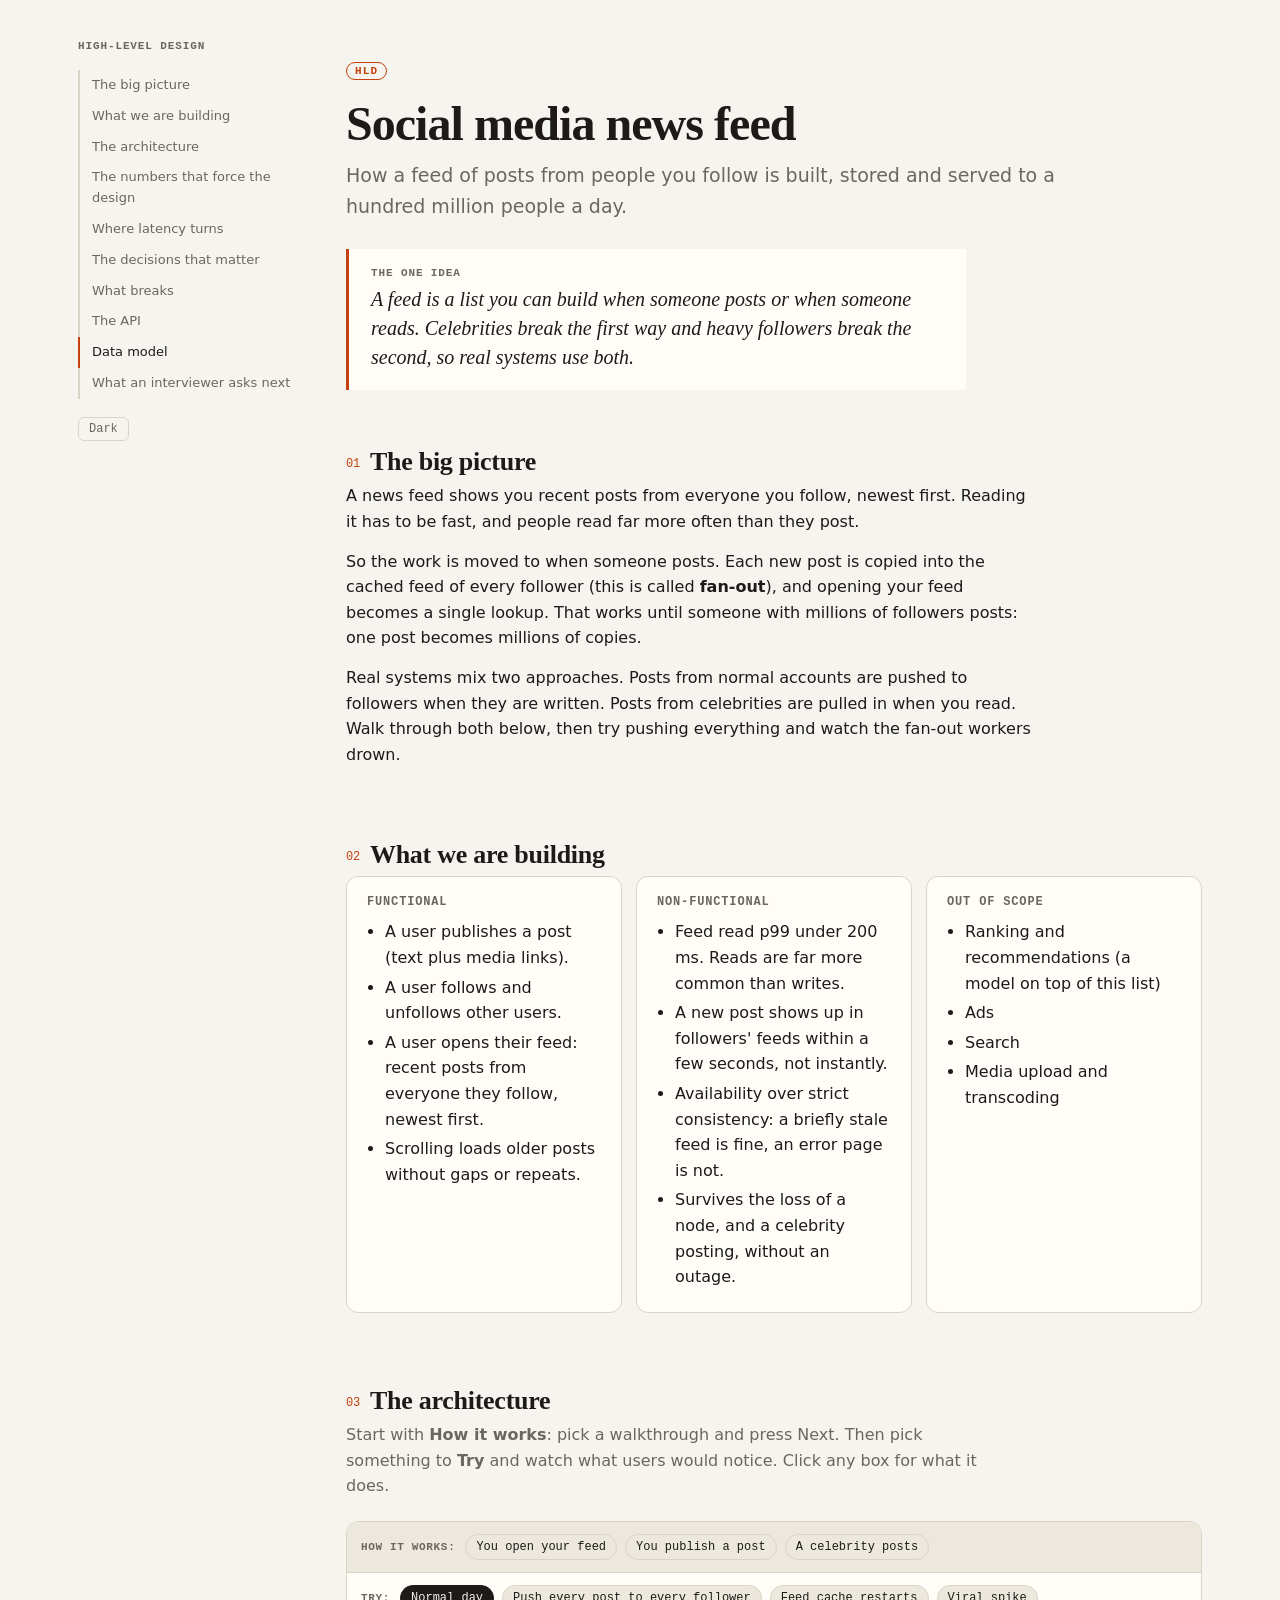
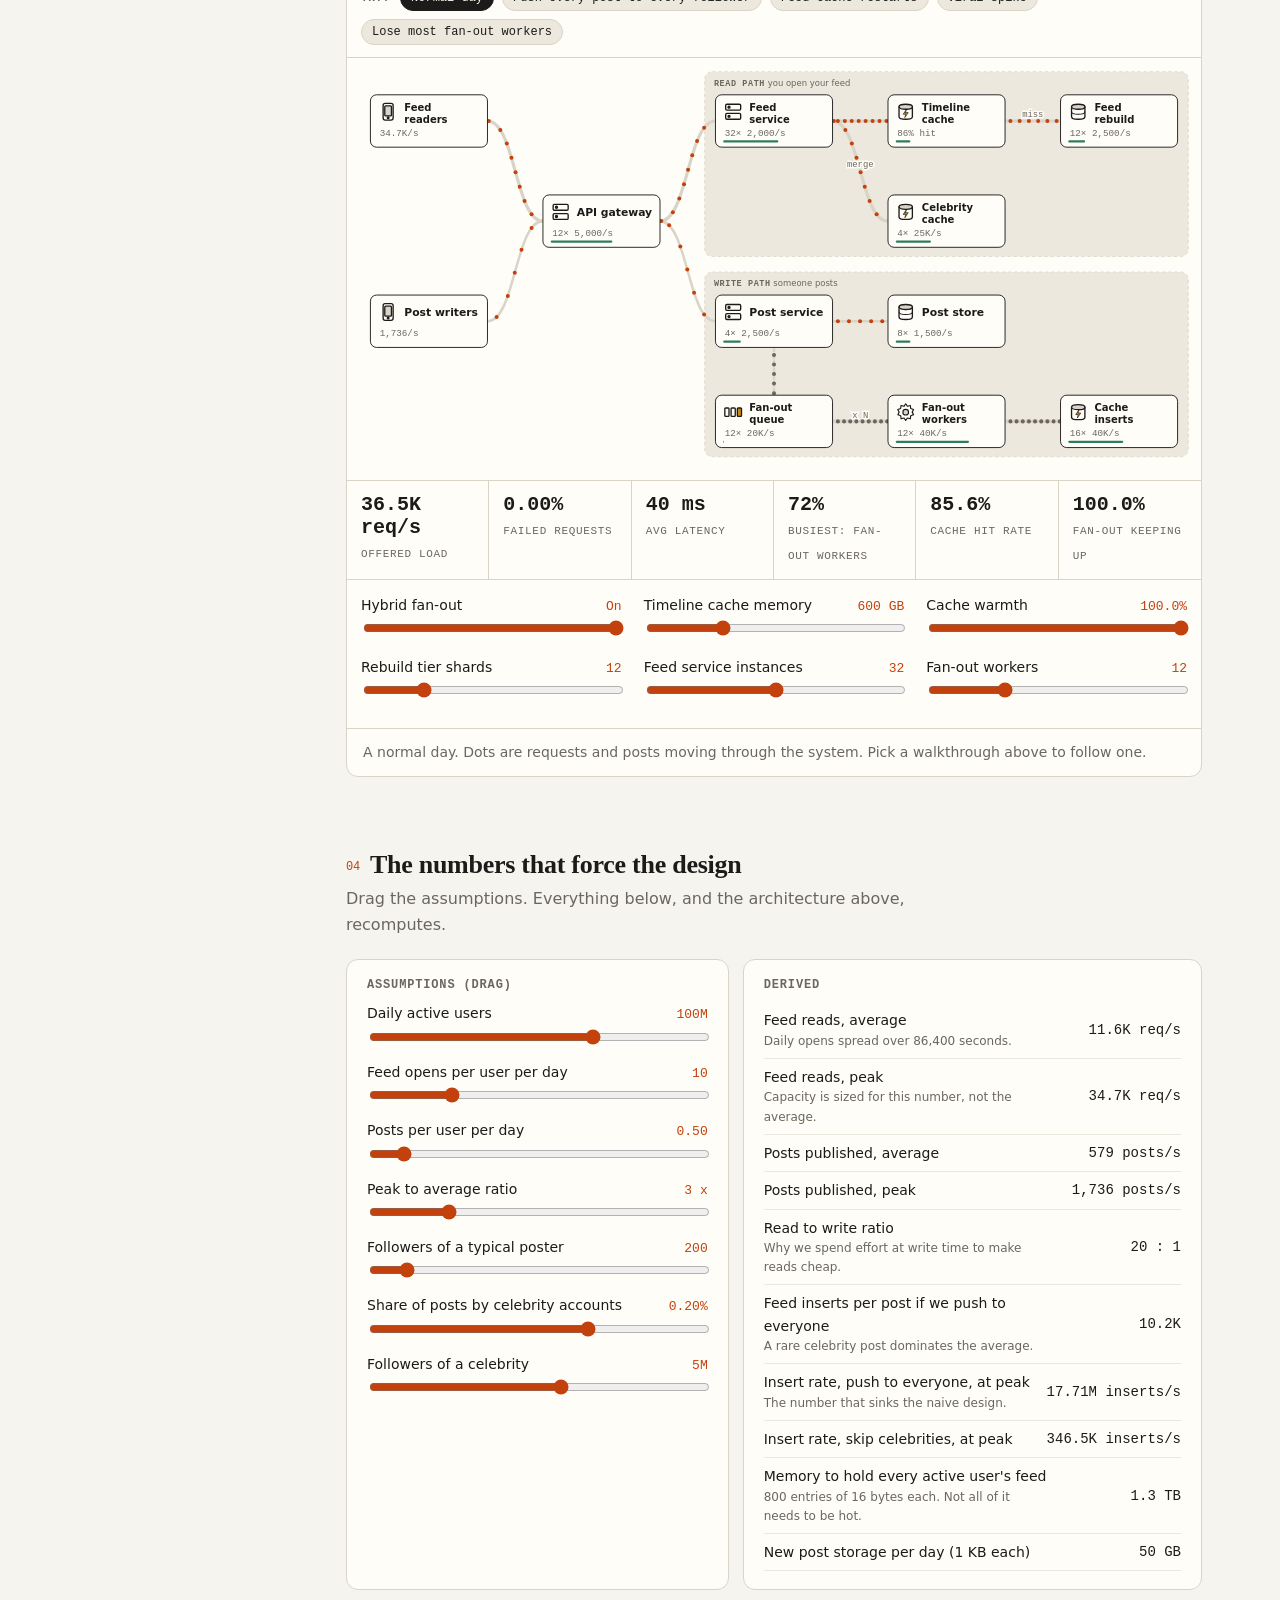
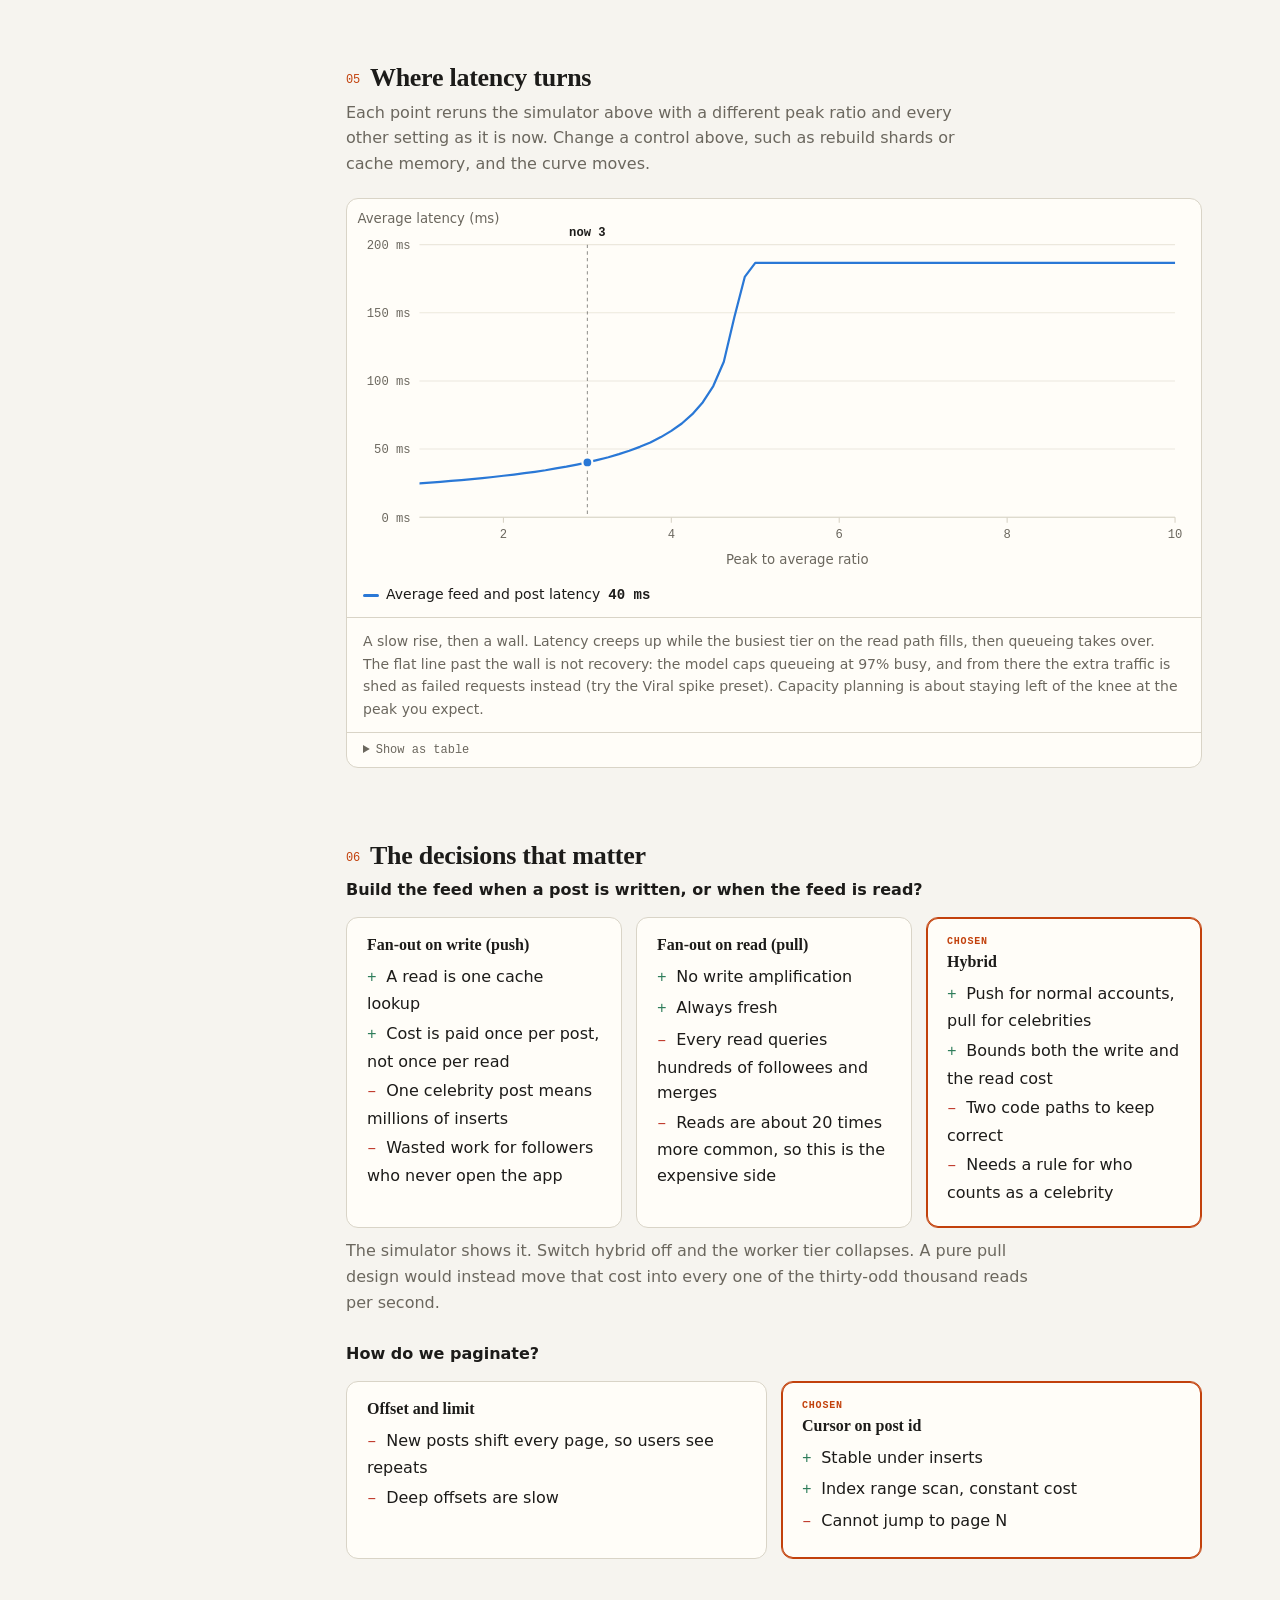
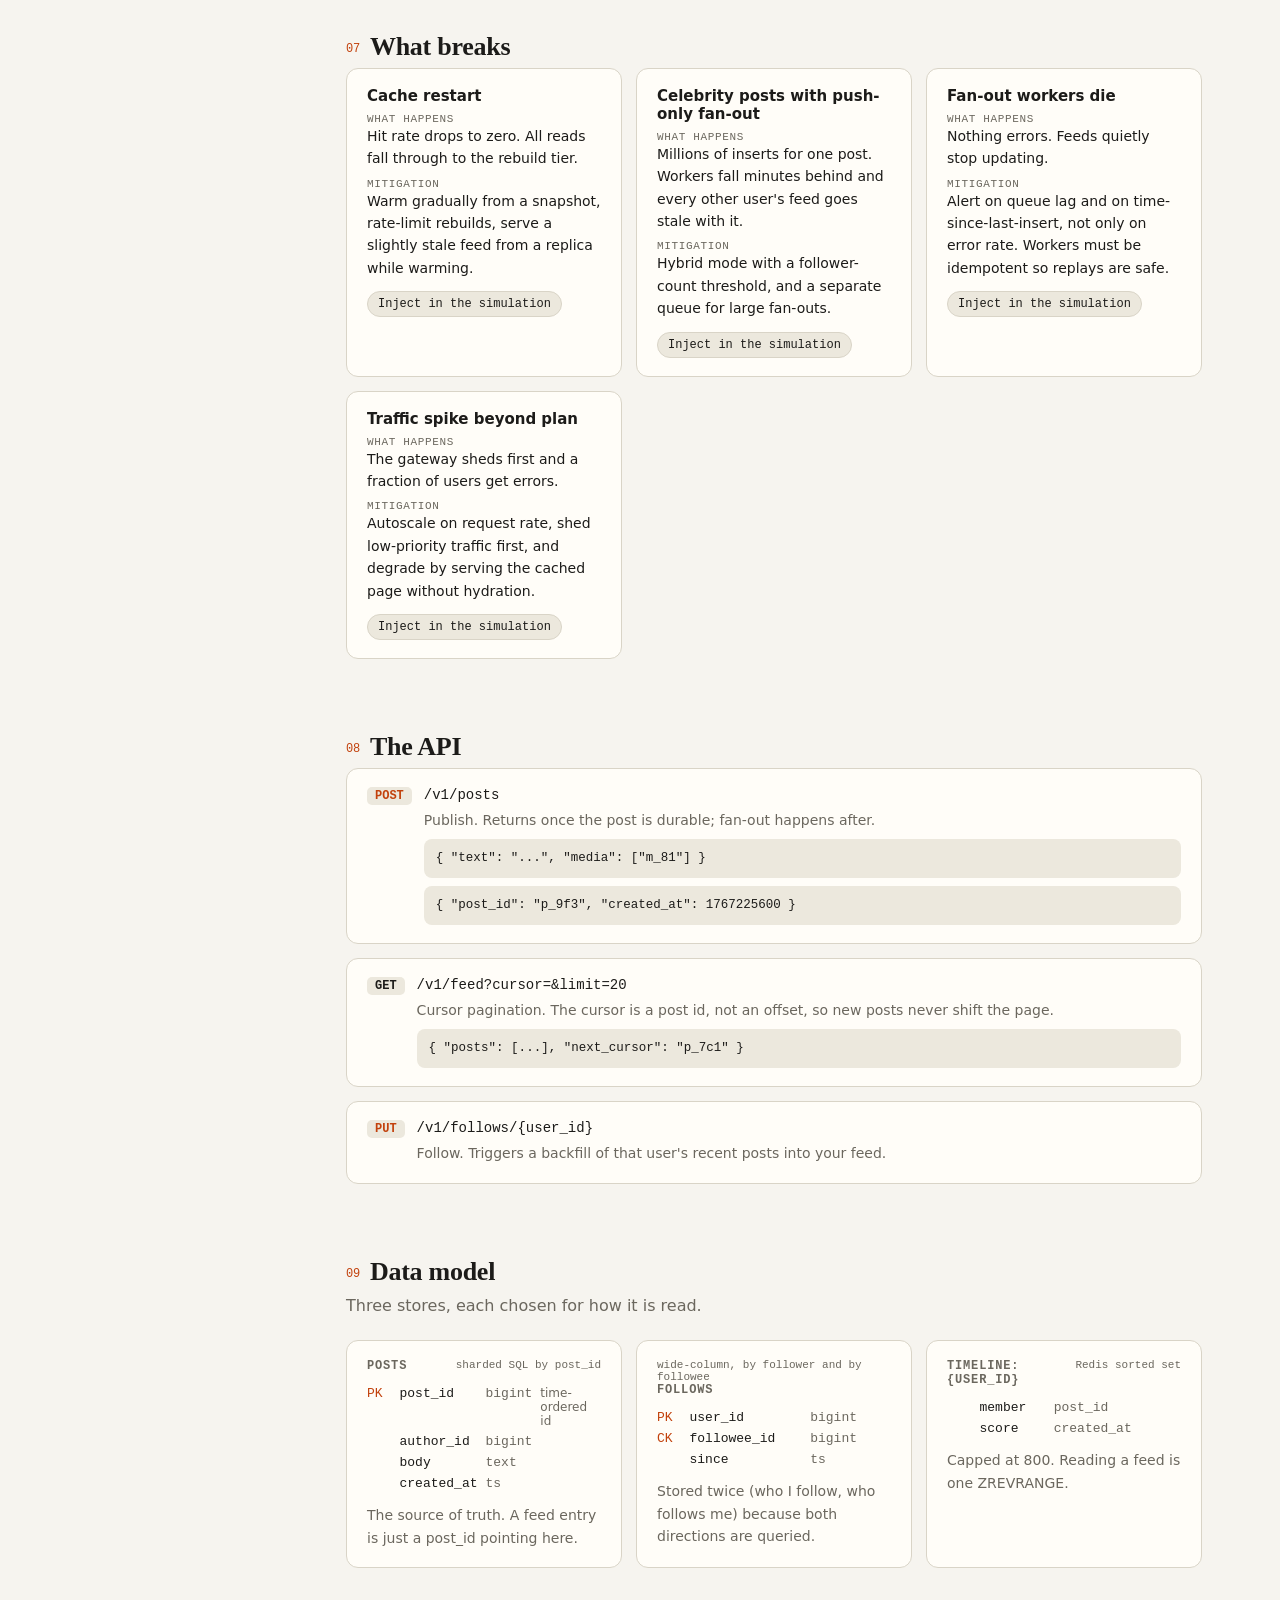
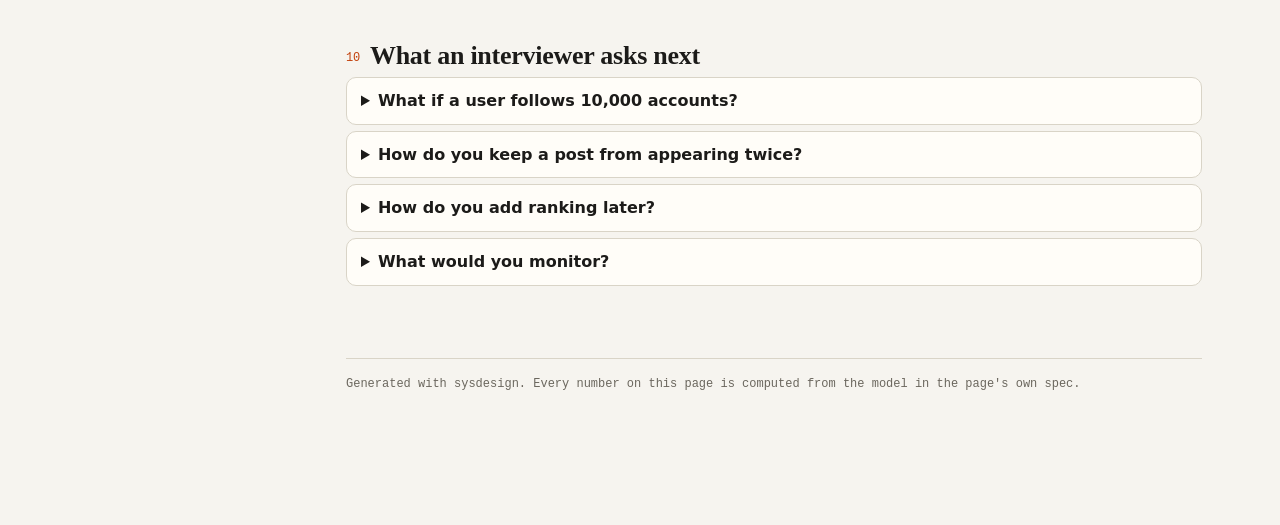
<file: examples/news-feed/index.html>
<!doctype html>
<html lang="en"><head><meta charset="utf-8"><meta name="viewport" content="width=device-width,initial-scale=1">
<title>Social media news feed</title>
<style>:root{
  --bg:#f6f4ef; --panel:#fffdf8; --ink:#1c1b19; --mute:#6b675e; --line:#d9d4c7; --faint:#ece8dd;
  --accent:#c2410c; --cool:#2f7d5b; --warm:#c98a0b; --hot:#c0392b;
  --mono:ui-monospace,"SF Mono",Menlo,Consolas,monospace;
  --sans:ui-sans-serif,system-ui,-apple-system,"Segoe UI",Roboto,sans-serif;
  --serif:ui-serif,Georgia,"Times New Roman",serif;
  /* chart series, fixed order (validated for colour-vision deficiency on --panel) */
  --s1:#2a78d6; --s2:#eb6834; --s3:#1baf7a; --s4:#eda100;
}
:root[data-theme=dark]{
  --bg:#141412; --panel:#1b1b18; --ink:#ece9e0; --mute:#9a958a; --line:#34322c; --faint:#24231f;
  --accent:#fb923c; --cool:#4ca97e; --warm:#e0a526; --hot:#e5584a;
  --s1:#3987e5; --s2:#d95926; --s3:#199e70; --s4:#c98500;
}
*{box-sizing:border-box}
html{scroll-behavior:smooth}
body{margin:0;background:var(--bg);color:var(--ink);font:16px/1.6 var(--sans);-webkit-font-smoothing:antialiased}
.wrap{display:grid;grid-template-columns:220px minmax(0,1fr);gap:48px;max-width:1180px;margin:0 auto;padding:0 28px}
nav.toc{position:sticky;top:0;align-self:start;height:100vh;padding:40px 0;overflow:auto;font-size:13px}
nav.toc .brand{font:600 11px var(--mono);letter-spacing:.08em;text-transform:uppercase;color:var(--mute);margin-bottom:18px}
nav.toc a{display:block;padding:5px 0 5px 12px;color:var(--mute);text-decoration:none;border-left:2px solid var(--line)}
nav.toc a:hover{color:var(--ink)}
nav.toc a.on{color:var(--ink);border-left-color:var(--accent)}
nav.toc button{margin-top:18px;font:12px var(--mono);background:none;border:1px solid var(--line);color:var(--mute);padding:4px 10px;border-radius:6px;cursor:pointer}
main{padding:56px 0 120px;min-width:0}
header.hero{margin-bottom:56px}
.kind{display:inline-block;font:600 11px var(--mono);letter-spacing:.1em;text-transform:uppercase;color:var(--accent);border:1px solid var(--accent);padding:2px 8px;border-radius:99px}
h1{font:600 clamp(32px,5vw,48px)/1.1 var(--serif);letter-spacing:-.02em;margin:16px 0 10px}
.sub{font-size:19px;color:var(--mute);max-width:60ch;margin:0}
.idea{margin:28px 0 0;padding:18px 22px;border-left:3px solid var(--accent);background:var(--panel);font:italic 20px/1.45 var(--serif);max-width:62ch}
.idea small{display:block;font:600 11px var(--mono);font-style:normal;letter-spacing:.08em;text-transform:uppercase;color:var(--mute);margin-bottom:6px}
section{margin:0 0 72px;scroll-margin-top:24px}
section>h2{font:600 26px/1.2 var(--serif);margin:0 0 6px;letter-spacing:-.01em}
section>h2 .n{font:500 12px var(--mono);color:var(--accent);margin-right:10px;vertical-align:middle}
section>.lede{color:var(--mute);margin:0 0 22px;max-width:64ch}
p{margin:0 0 14px;max-width:68ch}
code{font:.88em var(--mono);background:var(--faint);padding:1px 5px;border-radius:4px}
.card{background:var(--panel);border:1px solid var(--line);border-radius:12px;padding:18px 20px}
.grid{display:grid;gap:14px}
.g2{grid-template-columns:repeat(auto-fit,minmax(260px,1fr))}
.g3{grid-template-columns:repeat(auto-fit,minmax(200px,1fr))}
.card h3{font:600 12px var(--mono);letter-spacing:.07em;text-transform:uppercase;color:var(--mute);margin:0 0 10px}
.card ul{margin:0;padding-left:18px}
.card li{margin:4px 0}
.tag{font:11px var(--mono);color:var(--mute);border:1px solid var(--line);border-radius:99px;padding:1px 8px;margin-right:6px}
/* estimation */
.est{display:grid;grid-template-columns:minmax(0,1fr) minmax(0,1.2fr);gap:14px}
@media(max-width:820px){.est{grid-template-columns:1fr}}
.inp{display:grid;grid-template-columns:1fr auto;gap:2px 10px;margin-bottom:14px;align-items:baseline}
.inp label{font-size:14px}
.inp output{font:13px var(--mono);color:var(--accent)}
.inp input[type=range]{grid-column:1/-1;width:100%;accent-color:var(--accent)}
.rows{width:100%;border-collapse:collapse;font-size:14px}
.rows td{padding:7px 0;border-bottom:1px solid var(--faint)}
.rows td:last-child{text-align:right;font:14px var(--mono);white-space:nowrap}
.rows .why{display:block;font-size:12px;color:var(--mute)}
/* api + data */
.ep{display:grid;grid-template-columns:auto 1fr;gap:4px 12px;align-items:baseline}
.ep .m{font:600 12px var(--mono);padding:2px 8px;border-radius:5px;background:var(--faint)}
.ep .m.POST,.ep .m.PUT,.ep .m.DELETE,.ep .m.PATCH{color:var(--accent)}
.ep .p{font:14px var(--mono)}
.ep .d{grid-column:2;color:var(--mute);font-size:14px}
.ep pre{grid-column:2;margin:4px 0 0}
pre{background:var(--faint);padding:10px 12px;border-radius:8px;overflow:auto;font:12.5px/1.5 var(--mono);margin:0}
table.cols{width:100%;border-collapse:collapse;font:13px var(--mono)}
table.cols td{padding:3px 8px 3px 0;vertical-align:top}
table.cols td.t{color:var(--mute)}
table.cols td.k{color:var(--accent);width:2.5em}
table.cols td.nt{color:var(--mute);font-family:var(--sans);font-size:12px}
.store{font:11px var(--mono);color:var(--mute);float:right}
/* sim */
.sim{padding:0;overflow:hidden}
.sim .bar{display:flex;flex-wrap:wrap;gap:8px;padding:12px 14px;border-bottom:1px solid var(--line)}
.chip{font:12px var(--mono);background:var(--faint);border:1px solid var(--line);color:var(--ink);padding:5px 10px;border-radius:99px;cursor:pointer}
.chip:hover{border-color:var(--accent)}
.chip.on{background:var(--ink);color:var(--bg);border-color:var(--ink)}
.stage{overflow-x:auto;padding:6px 8px}
.stage svg{display:block;min-width:720px;width:100%;height:auto}
.metrics{display:grid;grid-template-columns:repeat(auto-fit,minmax(130px,1fr));border-top:1px solid var(--line)}
.metric{padding:12px 14px;border-right:1px solid var(--line)}
.metric:last-child{border-right:0}
.metric b{display:block;font:600 20px var(--mono)}
.metric span{font:11px var(--mono);letter-spacing:.06em;text-transform:uppercase;color:var(--mute)}
.metric.bad b{color:var(--hot)}
.metric.warn b{color:var(--warm)}
.ctrls{display:grid;grid-template-columns:repeat(auto-fit,minmax(220px,1fr));gap:4px 22px;padding:14px;border-top:1px solid var(--line)}
.simnote{padding:12px 16px;border-top:1px solid var(--line);font-size:14px;color:var(--mute);min-height:3.4em}
.simnote b{color:var(--ink)}
.node rect.box{stroke:var(--ink);stroke-width:1.2;rx:8;fill:color-mix(in srgb,var(--hot) calc(var(--u)*100%),var(--panel))}
.node.sel rect.box{stroke:var(--accent);stroke-width:2.4}
.node.dead rect.box{stroke:var(--hot);stroke-dasharray:4 3}
.node text{fill:var(--ink);font:600 14px var(--sans);pointer-events:none}
.node text.nl.two{font-size:13px}
symbol .p,symbol .m,symbol .n,symbol .a,symbol .g,symbol .k{stroke:var(--ink);stroke-linejoin:round;stroke-linecap:round}
symbol .p{fill:var(--panel)}symbol .m{fill:var(--line)}symbol .n{fill:none}
symbol .a{fill:var(--warm)}symbol .g{fill:var(--cool)}symbol .k{fill:var(--ink)}
.node text.s{font:12px var(--mono);fill:var(--mute)}
.node:hover rect.box{stroke:var(--accent)}
.node{cursor:pointer}
.ubar{fill:var(--cool)}
.ubar.warn{fill:var(--warm)}.ubar.hot{fill:var(--hot)}
.edge{fill:none;stroke:var(--line);stroke-linecap:round}
.edge.async{stroke-dasharray:5 4}
.elabel{font:11.5px var(--mono);fill:var(--mute);paint-order:stroke;stroke:var(--panel);stroke-width:4px}
/* lanes and walkthroughs */
.lane{fill:var(--faint);stroke:var(--line);stroke-dasharray:4 4}
.lanel{font:600 11px var(--mono);letter-spacing:.07em;text-transform:uppercase;fill:var(--mute);paint-order:stroke;stroke:var(--faint);stroke-width:5px;stroke-linejoin:round}
.lanen{font:400 11px var(--sans);letter-spacing:0;text-transform:none}
.sim .bar.flows{background:var(--faint)}
.barl{font:600 11px var(--mono);letter-spacing:.06em;text-transform:uppercase;color:var(--mute);align-self:center;margin-right:2px}
svg.walking .node:not(.hl),svg.walking .elabel{opacity:.3}
svg.walking .edge:not(.hl){opacity:.25}
svg.walking .dot{opacity:.25}
.edge.hl{stroke:var(--accent);stroke-width:3.5}
.node.hl rect.box{stroke:var(--accent);stroke-width:2.6}
.walk{border-top:1px solid var(--line);padding:12px 16px;background:var(--panel)}
.wctl{display:flex;flex-wrap:wrap;gap:8px;align-items:center;margin-bottom:6px}
.wcount{font:600 12px var(--mono);color:var(--accent);margin-right:6px}
.wtext{font-size:16px;max-width:70ch}
.chip:disabled{opacity:.4;cursor:default}
.dot{fill:var(--accent)}
.dot.async{fill:var(--mute)}
.detail{padding:14px 16px;border-top:1px solid var(--line);font-size:14px;display:grid;gap:4px 18px;grid-template-columns:auto 1fr}
.detail dt{font:11px var(--mono);letter-spacing:.06em;text-transform:uppercase;color:var(--mute);padding-top:2px}
.detail dd{margin:0}
/* tradeoffs, failures, qa */
.opt{display:flex;flex-direction:column;gap:6px}
.opt.pick{border-color:var(--accent);box-shadow:0 0 0 1px var(--accent) inset}
.opt h4{margin:0;font:600 16px var(--serif)}
.opt .badge{font:600 10px var(--mono);letter-spacing:.08em;text-transform:uppercase;color:var(--accent)}
.pro::before{content:"+ ";color:var(--cool);font-family:var(--mono)}
.con::before{content:"– ";color:var(--hot);font-family:var(--mono)}
.q{margin:0 0 6px}
.q summary{cursor:pointer;padding:10px 14px;background:var(--panel);border:1px solid var(--line);border-radius:10px;font-weight:600}
.q[open] summary{border-bottom-left-radius:0;border-bottom-right-radius:0}
.q .a{padding:12px 16px;border:1px solid var(--line);border-top:0;border-radius:0 0 10px 10px;background:var(--panel)}
.fail h4{margin:0 0 6px;font:600 15px var(--sans)}
.fail dl{margin:0;font-size:14px}.fail dt{font:11px var(--mono);letter-spacing:.06em;text-transform:uppercase;color:var(--mute);margin-top:8px}.fail dd{margin:0}
/* lld */
.diagram{padding:10px;overflow-x:auto}
.diagram svg{display:block;margin:0 auto;max-width:100%;height:auto}
.cls rect{fill:var(--panel);stroke:var(--ink);stroke-width:1.2}
.cls .hd{fill:var(--faint)}
.cls text{font:12px var(--mono);fill:var(--ink)}
.cls text.h{font:600 13px var(--sans)}
.cls text.st{font:italic 10.5px var(--mono);fill:var(--mute)}
.cls{cursor:pointer}
.cls.sel rect.fr{stroke:var(--accent);stroke-width:2.4}
.rel{stroke:var(--ink);fill:none;stroke-width:1.2}
.rel.dash{stroke-dasharray:5 4}
.rl{font:10.5px var(--mono);fill:var(--mute);paint-order:stroke;stroke:var(--panel);stroke-width:4px}
.life{stroke:var(--line);stroke-dasharray:4 4}
.actor rect{fill:var(--panel);stroke:var(--ink);stroke-width:1.2;rx:6}
.actor text{font:600 12.5px var(--sans);fill:var(--ink)}
.msg{transition:opacity .2s}
.msg.off{opacity:.22}
.msg line,.msg path{stroke:var(--ink);fill:none;stroke-width:1.3}
.msg.ret line{stroke-dasharray:5 4}
.msg.on line,.msg.on path{stroke:var(--accent);stroke-width:2}
.msg text{font:12px var(--mono);fill:var(--ink)}
.msg.on text{fill:var(--accent)}
.st rect.sb{fill:var(--panel);stroke:var(--ink);stroke-width:1.2}
.stn text{font:600 13px var(--sans);fill:var(--ink)}
.stn.cur rect.sb{fill:var(--ink)}.stn.cur text{fill:var(--bg)}
.stn.term rect.sb{stroke-width:2.6}
.tr{stroke:var(--ink);fill:none;stroke-width:1.2}
.tr.live{stroke:var(--accent);stroke-width:2.2}
.tl{font:11px var(--mono);fill:var(--mute);paint-order:stroke;stroke:var(--panel);stroke-width:4px}
.ctl{display:flex;flex-wrap:wrap;gap:8px;align-items:center;padding:10px 12px;border-top:1px solid var(--line)}
.ctl .grow{flex:1;color:var(--mute);font-size:14px;min-width:200px}
.steps{display:grid;grid-template-columns:220px minmax(0,1fr);}
@media(max-width:820px){.steps{grid-template-columns:1fr}}
.steps ol{list-style:none;margin:0;padding:8px;border-right:1px solid var(--line);max-height:420px;overflow:auto}
.steps li button{width:100%;text-align:left;background:none;border:0;border-radius:8px;padding:7px 10px;font:12.5px var(--mono);color:var(--mute);cursor:pointer}
.steps li button.on{background:var(--ink);color:var(--bg)}
.steps .pane{padding:16px 18px}
.steps .call{font:14px var(--mono);margin:0 0 8px}
.kv{width:100%;border-collapse:collapse;font:13px var(--mono);margin-top:10px}
.kv td{padding:4px 8px;border-bottom:1px solid var(--faint);vertical-align:top}
.kv td:first-child{color:var(--mute);width:34%}
.kv tr.chg td:last-child{color:var(--accent);font-weight:600}
.tabs{display:flex;gap:4px;padding:8px 8px 0;border-bottom:1px solid var(--line)}
.tabs button{font:12px var(--mono);background:none;border:0;border-bottom:2px solid transparent;padding:6px 10px;color:var(--mute);cursor:pointer}
.tabs button.on{color:var(--ink);border-bottom-color:var(--accent)}
pre.code{border-radius:0 0 12px 12px;background:var(--panel);padding:14px 0;counter-reset:l;max-height:560px}
pre.code .ln{display:block;padding:0 16px 0 0;white-space:pre}
pre.code .ln::before{counter-increment:l;content:counter(l);display:inline-block;width:3em;padding-right:14px;text-align:right;color:var(--mute);opacity:.6}
.tk-k{color:var(--accent)}.tk-s{color:var(--cool)}.tk-c{color:var(--mute);font-style:italic}.tk-n{color:var(--warm)}
footer{color:var(--mute);font:12px var(--mono);border-top:1px solid var(--line);padding-top:18px}
@media(max-width:900px){.wrap{grid-template-columns:1fr;gap:0;padding:0 18px}nav.toc{display:none}}
/* chart */
.viz .ctrls.top{border-top:0;border-bottom:1px solid var(--line)}
.plot{position:relative;padding:8px 6px 0}
.plot svg{display:block;width:100%;height:auto;touch-action:pan-y}
.plot text{font:11px var(--mono);fill:var(--mute)}
.plot .an{font:12px var(--sans);fill:var(--mute)}
.plot .cg{stroke:var(--faint)}
.plot .ca{stroke:var(--line)}
.plot .cs{fill:none;stroke-width:2;stroke-linejoin:round;stroke-linecap:round}
.plot .cl{font:12px var(--sans);fill:var(--ink);paint-order:stroke;stroke:var(--panel);stroke-width:4px;stroke-linejoin:round}
.plot .cm{stroke:var(--ink);stroke-dasharray:3 3;opacity:.45}
.plot .cmt{font:600 11px var(--mono);fill:var(--ink)}
.plot .cx{stroke:var(--mute);opacity:0;pointer-events:none}
.plot .cd{stroke:var(--panel);stroke-width:2;pointer-events:none}
.cs.s0{stroke:var(--s1)}.cs.s1{stroke:var(--s2)}.cs.s2{stroke:var(--s3)}.cs.s3{stroke:var(--s4)}
.cd.s0{fill:var(--s1)}.cd.s1{fill:var(--s2)}.cd.s2{fill:var(--s3)}.cd.s3{fill:var(--s4)}
.legend i,.tip i{display:inline-block;width:16px;height:3px;border-radius:2px;vertical-align:middle;margin-right:7px}
i.s0{background:var(--s1)}i.s1{background:var(--s2)}i.s2{background:var(--s3)}i.s3{background:var(--s4)}
.legend{display:flex;flex-wrap:wrap;gap:6px 22px;padding:10px 16px 12px;font-size:14px}
.legend b{font:600 14px var(--mono);margin-left:8px}
.tip{position:absolute;display:none;pointer-events:none;background:var(--panel);border:1px solid var(--line);border-radius:8px;padding:8px 10px;font-size:13px;box-shadow:0 4px 14px rgba(0,0,0,.12);min-width:170px;z-index:2}
.tip .th{font:12px var(--mono);color:var(--mute);margin-bottom:4px}
.tip b{font:600 13px var(--mono);margin-left:8px;float:right}
.tview{border-top:1px solid var(--line);padding:10px 16px;font-size:14px}
.tview summary{cursor:pointer;color:var(--mute);font:12px var(--mono)}
.tbl{width:100%;border-collapse:collapse;margin-top:8px;font:13px var(--mono)}
.tbl th{text-align:right;font:600 11px var(--mono);color:var(--mute);padding:4px 0 6px;border-bottom:1px solid var(--line)}
.tbl td{text-align:right;padding:4px 0;border-bottom:1px solid var(--faint)}
.tbl th:first-child,.tbl td:first-child{text-align:left}
@media(prefers-reduced-motion:reduce){html{scroll-behavior:auto}}

.tokdot{fill:var(--accent);stroke:var(--panel);stroke-width:1.5}
.tokpill{fill:var(--accent)}
.toklabel{fill:#fff;font:600 11px var(--mono);pointer-events:none}

:root[data-theme=dark] .toklabel{fill:var(--bg)}

.fpic{overflow-x:auto;padding:8px;border-top:1px solid var(--line);background:var(--panel)}
.fpic svg{display:block;max-width:none}
.fpic .fllabel{fill:var(--ink);font:600 12px var(--sans)}
.fpic .flline{stroke:var(--line);stroke-dasharray:4 4}
.fpic .fharrow{stroke:var(--ink);stroke-width:1.6;fill:none}
.fpic .fhdot{fill:var(--ink)}
.fpic .fhlabel{fill:var(--ink);font:12px var(--mono)}
.fpic .fhband{fill:var(--accent);opacity:0;pointer-events:all;fill-opacity:0}
.fpic .fh{cursor:pointer}
.fpic .fh.done{opacity:.45}
.fpic .fh.todo{opacity:.2}
.fpic .fh.cur .fhband{opacity:.16;fill-opacity:1}
.fpic .fh.cur .fharrow{stroke:var(--accent);stroke-width:2.6}
.fpic .fh.cur .fhdot{fill:var(--accent)}
.fpic .fh.cur .fhlabel{fill:var(--accent);font-weight:600}
.fpic .fpmk{fill:var(--ink)}
.fpic .fpmkcur{fill:var(--accent)}
</style></head>
<body><div id="root"></div>
<script id="spec" type="application/json">{"kind":"hld","title":"Social media news feed","subtitle":"How a feed of posts from people you follow is built, stored and served to a hundred million people a day.","idea":"A feed is a list you can build when someone posts or when someone reads. Celebrities break the first way and heavy followers break the second, so real systems use both.","sections":[{"type":"text","title":"The big picture","body":["A news feed shows you recent posts from everyone you follow, newest first. Reading it has to be fast, and people read far more often than they post.","So the work is moved to when someone posts. Each new post is copied into the cached feed of every follower (this is called **fan-out**), and opening your feed becomes a single lookup. That works until someone with millions of followers posts: one post becomes millions of copies.","Real systems mix two approaches. Posts from normal accounts are pushed to followers when they are written. Posts from celebrities are pulled in when you read. Walk through both below, then try pushing everything and watch the fan-out workers drown."]},{"type":"requirements","title":"What we are building","functional":["A user publishes a post (text plus media links).","A user follows and unfollows other users.","A user opens their feed: recent posts from everyone they follow, newest first.","Scrolling loads older posts without gaps or repeats."],"nonfunctional":["Feed read p99 under 200 ms. Reads are far more common than writes.","A new post shows up in followers' feeds within a few seconds, not instantly.","Availability over strict consistency: a briefly stale feed is fine, an error page is not.","Survives the loss of a node, and a celebrity posting, without an outage."],"outOfScope":["Ranking and recommendations (a model on top of this list)","Ads","Search","Media upload and transcoding"]},{"type":"arch","title":"The architecture","lede":"Start with **How it works**: pick a walkthrough and press Next. Then pick something to **Try** and watch what users would notice. Click any box for what it does.","latencyBudget":200,"intro":"A normal day. Dots are requests and posts moving through the system. Pick a walkthrough above to follow one.","groups":[{"id":"read","label":"Read path","note":"you open your feed"},{"id":"write","label":"Write path","note":"someone posts"}],"nodes":[{"id":"readers","label":"Feed readers","col":0,"row":0,"kind":"clients","rps":"=r.peakRead","role":"Apps opening the feed.","why":"Offered load, taken from the estimate above."},{"id":"writers","label":"Post writers","col":0,"row":2,"kind":"clients","rps":"=r.peakWrite","role":"Apps publishing posts.","why":"Offered load, taken from the estimate above."},{"id":"gw","label":"API gateway","col":1,"row":1,"instances":12,"cap":5000,"ms":2,"role":"Auth, rate limits, routing.","why":"One front door. Also where abusive clients get cut off.","scale":"Add instances. Stateless.","fails":"Saturates at peak if sized for the average."},{"id":"feedSvc","label":"Feed service","group":"read","col":2,"row":0,"instances":"=p.feedInst","cap":2000,"ms":12,"role":"Assembles one page of the feed.","why":"Reads the user's timeline, merges celebrity posts if needed, hydrates post bodies.","scale":"Stateless, add instances.","fails":"CPU bound on hydration when cache hit rate drops."},{"id":"tlRead","label":"Timeline cache","group":"read","col":3,"row":0,"kind":"cache","instances":8,"cap":30000,"ms":1,"hit":"=zipf(p.cacheGB*1e9/12800,p.dau,0.8)*p.warm","role":"Precomputed feed for each active user.","why":"Reading a feed becomes one cache lookup. Hit rate depends on how many of the most active users fit in memory. A few users make most reads, so a partial cache still catches most of them.","scale":"More memory raises hit rate.","fails":"A restart empties it and every read falls through to the rebuild tier. In production reads and inserts share one cluster; they are split here so each can be sized and broken separately."},{"id":"rebuild","label":"Feed rebuild","group":"read","col":4,"row":0,"kind":"store","instances":"=p.shards","cap":2500,"ms":22,"role":"Rebuilds a feed from follows plus recent posts.","why":"The slow path for users whose feed is not cached.","scale":"Add shards.","fails":"Overloaded by a cold cache. It was sized for misses, not for everyone."},{"id":"celeb","label":"Celebrity cache","group":"read","col":3,"row":1,"kind":"cache","instances":4,"cap":25000,"ms":3,"role":"Recent posts of accounts too large to push.","why":"Hybrid mode: celebrity posts are not pushed to millions of feeds. They are merged in at read time from this small, hot cache.","scale":"Small by design: a few thousand accounts.","fails":"Only used when hybrid mode is on."},{"id":"postSvc","label":"Post service","group":"write","col":2,"row":2,"instances":4,"cap":2500,"ms":10,"role":"Validates and stores posts.","why":"Writes the post, then hands fan-out to a queue so the author is not kept waiting.","scale":"Stateless, add instances.","fails":"Fine at this write rate."},{"id":"postDb","label":"Post store","group":"write","col":3,"row":2,"kind":"store","instances":8,"cap":1500,"ms":8,"role":"Durable posts.","why":"Source of truth. Everything else can be rebuilt from it.","scale":"Shard by post_id.","fails":"Hot shard if ids are not well spread."},{"id":"queue","label":"Fan-out queue","group":"write","col":2,"row":3,"kind":"queue","instances":12,"cap":20000,"ms":2,"role":"Buffers posts waiting to be fanned out.","why":"Decouples publishing from fan-out so a slow tier does not slow authors.","scale":"Add partitions.","fails":"Backlog grows if workers fall behind."},{"id":"workers","label":"Fan-out workers","icon":"worker","group":"write","col":3,"row":3,"instances":"=p.workers","cap":40000,"role":"For each post, insert it into each follower's timeline.","why":"Does the push. One post becomes hundreds of inserts, which is where the write amplification lives.","scale":"Add workers.","fails":"Falling behind means feeds go stale, not errors."},{"id":"tlWrite","label":"Cache inserts","group":"write","col":4,"row":3,"kind":"cache","instances":16,"cap":40000,"ms":1,"role":"Receives the pushed entries.","why":"Same cluster as the read cache in real life.","scale":"More shards.","fails":"Saturates if fan-out is unbounded."}],"edges":[{"from":"readers","to":"gw"},{"from":"writers","to":"gw"},{"from":"gw","to":"feedSvc","share":"=r.peakRead/(r.peakRead+r.peakWrite)"},{"from":"gw","to":"postSvc","share":"=r.peakWrite/(r.peakRead+r.peakWrite)"},{"from":"feedSvc","to":"tlRead"},{"from":"feedSvc","to":"celeb","call":true,"share":"=p.hybrid","label":"merge"},{"from":"tlRead","to":"rebuild","miss":true,"label":"miss"},{"from":"postSvc","to":"postDb","call":true},{"from":"postSvc","to":"queue","async":true},{"from":"queue","to":"workers","async":true,"mult":"=(1-p.celebPostShare)*p.avgFollowers+(1-p.hybrid)*p.celebPostShare*p.celebFollowers","label":"x N"},{"from":"workers","to":"tlWrite","async":true}],"flows":[{"label":"You open your feed","steps":[{"path":["readers","gw"],"carry":"GET /feed","text":"Your app asks for your feed. The **API gateway** checks who you are and sends the request on."},{"path":["gw","feedSvc"],"carry":"feed request","text":"The **feed service** builds one page of your feed."},{"path":["feedSvc","tlRead"],"carry":"post ids","text":"Your feed is already built: a list of post ids kept in the **timeline cache**, written there when people you follow posted. Reading it is one lookup."},{"path":["tlRead","rebuild"],"carry":"cache miss","text":"If your feed is not in the cache, for example because you have not opened the app in weeks, it is rebuilt from who you follow and their recent posts. Slower, and about 1 read in 7 takes this path."},{"path":["feedSvc","celeb"],"carry":"celebrity posts","text":"Posts from celebrities you follow were not copied into your list. The feed service merges them in now from a small **celebrity cache**."},{"path":["feedSvc","gw","readers"],"carry":"your feed","text":"The page goes back to your app. The expensive work happened earlier, when the posts were written."}]},{"label":"You publish a post","steps":[{"path":["writers","gw","postSvc"],"carry":"new post","text":"Your post reaches the **post service**."},{"path":["postSvc","postDb"],"carry":"new post","text":"It is saved in the **post store** first. Once that succeeds your post exists, and the app tells you so."},{"path":["postSvc","queue"],"carry":"new post","text":"Copying it to your followers is handed to a **queue**, so you are not kept waiting while it happens."},{"path":["queue","workers"],"carry":"post to copy","text":"**Fan-out workers** look up your followers. One post becomes one insert per follower: about 200 for a typical account."},{"path":["workers","tlWrite"],"carry":"feed inserts","text":"Each insert puts the post id at the top of a follower's cached feed. Next time they open the app, it is there."}]},{"label":"A celebrity posts","steps":[{"path":["writers","gw","postSvc","postDb"],"carry":"celebrity post","text":"A celebrity's post is saved the same way."},{"path":["postSvc","queue","workers"],"carry":"celebrity post","text":"But the fan-out workers skip accounts with millions of followers. Copying one post into millions of feeds would swamp them."},{"path":["readers","gw","feedSvc","celeb"],"carry":"celebrity posts","text":"Instead, followers pull it in when they read, from the celebrity cache. Try \"Push every post to every follower\" to see what happens without this."}]}],"presets":[{"label":"Normal day","set":{},"note":"Hybrid fan-out, a warm cache, sized for a peak of 3 times the daily average."},{"label":"Push every post to every follower","set":{"hybrid":0},"expect":"=m.nodes.workers.util > 20 && m.nodes.workers.accFrac \u003c 0.1","note":"Celebrity posts are pushed to millions of feeds. Watch the fan-out workers: the insert rate jumps about 50 times and feeds stop updating."},{"label":"Feed cache restarts","set":{"warm":0},"expect":"=m.nodes.tlRead.hit \u003c 0.01 && m.nodes.rebuild.util > 1 && m.err > 0.05 && m.lat > 300","note":"Every feed read misses and hits the rebuild tier, which was sized for a small fraction of traffic. Latency climbs and requests start to fail."},{"label":"Viral spike","set":{"peak":9},"expect":"=m.nodes.gw.util > 1 && m.err > 0.3 && m.nodes.feedSvc.util \u003c 1 && m.nodes.postSvc.util \u003c 1","note":"Three times the planned peak. The gateway runs out first, so some requests fail before they reach anything else."},{"label":"Lose most fan-out workers","set":{"workers":3},"expect":"=m.err \u003c 0.001 && m.nodes.workers.accFrac > 0.3 && m.nodes.workers.accFrac \u003c 0.4","note":"Users see no errors, but about two thirds of new posts fall behind and reach feeds late. Watch \"Fan-out keeping up\". This is the failure that does not page anyone."}],"controls":[{"id":"hybrid","label":"Hybrid fan-out","value":1,"min":0,"max":1,"step":1,"fmt":"onoff"},{"id":"cacheGB","label":"Timeline cache memory","value":600,"min":50,"max":2000,"step":50,"unit":"GB"},{"id":"warm","label":"Cache warmth","value":1,"min":0,"max":1,"step":0.05,"fmt":"pct"},{"id":"shards","label":"Rebuild tier shards","value":12,"min":2,"max":48,"step":1},{"id":"feedInst","label":"Feed service instances","value":32,"min":4,"max":60,"step":1},{"id":"workers","label":"Fan-out workers","value":12,"min":1,"max":40,"step":1}],"metrics":[{"label":"Cache hit rate","expr":"=m.nodes.tlRead.hit","fmt":"pct"},{"label":"Fan-out keeping up","expr":"=m.nodes.workers.accFrac","fmt":"pct"}]},{"type":"estimation","title":"The numbers that force the design","lede":"Drag the assumptions. Everything below, and the architecture above, recomputes.","inputs":[{"id":"dau","label":"Daily active users","value":100000000,"min":1000000,"max":1000000000,"log":true,"fmt":"si"},{"id":"opens","label":"Feed opens per user per day","value":10,"min":1,"max":40,"step":1},{"id":"posts","label":"Posts per user per day","value":0.5,"min":0.1,"max":5,"step":0.1},{"id":"peak","label":"Peak to average ratio","value":3,"min":1,"max":10,"step":0.5,"unit":"x"},{"id":"avgFollowers","label":"Followers of a typical poster","value":200,"min":20,"max":2000,"step":10},{"id":"celebPostShare","label":"Share of posts by celebrity accounts","value":0.002,"min":0.0001,"max":0.01,"log":true,"fmt":"pct"},{"id":"celebFollowers","label":"Followers of a celebrity","value":5000000,"min":100000,"max":100000000,"log":true,"fmt":"si"}],"rows":[{"id":"avgRead","label":"Feed reads, average","expr":"=p.dau*p.opens/86400","fmt":"si","unit":"req/s","why":"Daily opens spread over 86,400 seconds."},{"id":"peakRead","label":"Feed reads, peak","expr":"=r.avgRead*p.peak","fmt":"si","unit":"req/s","why":"Capacity is sized for this number, not the average."},{"id":"avgWrite","label":"Posts published, average","expr":"=p.dau*p.posts/86400","fmt":"si","unit":"posts/s"},{"id":"peakWrite","label":"Posts published, peak","expr":"=r.avgWrite*p.peak","fmt":"si","unit":"posts/s"},{"id":"readWrite","label":"Read to write ratio","expr":"=r.peakRead/r.peakWrite","fmt":"int","unit":": 1","why":"Why we spend effort at write time to make reads cheap."},{"id":"fanPerPost","label":"Feed inserts per post if we push to everyone","expr":"=(1-p.celebPostShare)*p.avgFollowers+p.celebPostShare*p.celebFollowers","fmt":"si","why":"A rare celebrity post dominates the average."},{"id":"fanoutAll","label":"Insert rate, push to everyone, at peak","expr":"=r.peakWrite*r.fanPerPost","fmt":"si","unit":"inserts/s","why":"The number that sinks the naive design."},{"id":"fanoutHybrid","label":"Insert rate, skip celebrities, at peak","expr":"=r.peakWrite*(1-p.celebPostShare)*p.avgFollowers","fmt":"si","unit":"inserts/s"},{"id":"feedBytes","label":"Memory to hold every active user's feed","expr":"=p.dau*800*16","fmt":"bytes","why":"800 entries of 16 bytes each. Not all of it needs to be hot."},{"id":"postBytes","label":"New post storage per day (1 KB each)","expr":"=r.avgWrite*86400*1000","fmt":"bytes"}]},{"type":"chart","title":"Where latency turns","lede":"Each point reruns the simulator above with a different peak ratio and every other setting as it is now. Change a control above, such as rebuild shards or cache memory, and the curve moves.","x":{"label":"Peak to average ratio","from":1,"to":10,"steps":72,"param":"peak","fmt":"si"},"y":{"label":"Average latency (ms)","fmt":"ms","min":0},"series":[{"label":"Average feed and post latency","expr":"=m.lat"}],"note":"A slow rise, then a wall. Latency creeps up while the busiest tier on the read path fills, then queueing takes over. The flat line past the wall is not recovery: the model caps queueing at 97% busy, and from there the extra traffic is shed as failed requests instead (try the Viral spike preset). Capacity planning is about staying left of the knee at the peak you expect."},{"type":"tradeoffs","title":"The decisions that matter","items":[{"question":"Build the feed when a post is written, or when the feed is read?","options":[{"name":"Fan-out on write (push)","pros":["A read is one cache lookup","Cost is paid once per post, not once per read"],"cons":["One celebrity post means millions of inserts","Wasted work for followers who never open the app"]},{"name":"Fan-out on read (pull)","pros":["No write amplification","Always fresh"],"cons":["Every read queries hundreds of followees and merges","Reads are about 20 times more common, so this is the expensive side"]},{"name":"Hybrid","pick":true,"pros":["Push for normal accounts, pull for celebrities","Bounds both the write and the read cost"],"cons":["Two code paths to keep correct","Needs a rule for who counts as a celebrity"]}],"why":"The simulator shows it. Switch hybrid off and the worker tier collapses. A pure pull design would instead move that cost into every one of the thirty-odd thousand reads per second."},{"question":"How do we paginate?","options":[{"name":"Offset and limit","cons":["New posts shift every page, so users see repeats","Deep offsets are slow"]},{"name":"Cursor on post id","pick":true,"pros":["Stable under inserts","Index range scan, constant cost"],"cons":["Cannot jump to page N"]}]}]},{"type":"failures","title":"What breaks","items":[{"what":"Cache restart","effect":"Hit rate drops to zero. All reads fall through to the rebuild tier.","mitigation":"Warm gradually from a snapshot, rate-limit rebuilds, serve a slightly stale feed from a replica while warming.","inject":{"warm":0}},{"what":"Celebrity posts with push-only fan-out","effect":"Millions of inserts for one post. Workers fall minutes behind and every other user's feed goes stale with it.","mitigation":"Hybrid mode with a follower-count threshold, and a separate queue for large fan-outs.","inject":{"hybrid":0}},{"what":"Fan-out workers die","effect":"Nothing errors. Feeds quietly stop updating.","mitigation":"Alert on queue lag and on time-since-last-insert, not only on error rate. Workers must be idempotent so replays are safe.","inject":{"workers":3}},{"what":"Traffic spike beyond plan","effect":"The gateway sheds first and a fraction of users get errors.","mitigation":"Autoscale on request rate, shed low-priority traffic first, and degrade by serving the cached page without hydration.","inject":{"peak":9}}]},{"type":"api","title":"The API","endpoints":[{"method":"POST","path":"/v1/posts","desc":"Publish. Returns once the post is durable; fan-out happens after.","req":"{ \"text\": \"...\", \"media\": [\"m_81\"] }","res":"{ \"post_id\": \"p_9f3\", \"created_at\": 1767225600 }"},{"method":"GET","path":"/v1/feed?cursor=&limit=20","desc":"Cursor pagination. The cursor is a post id, not an offset, so new posts never shift the page.","res":"{ \"posts\": [...], \"next_cursor\": \"p_7c1\" }"},{"method":"PUT","path":"/v1/follows/{user_id}","desc":"Follow. Triggers a backfill of that user's recent posts into your feed."}]},{"type":"data","title":"Data model","lede":"Three stores, each chosen for how it is read.","tables":[{"name":"posts","store":"sharded SQL by post_id","columns":[{"key":"PK","name":"post_id","type":"bigint","note":"time-ordered id"},{"name":"author_id","type":"bigint"},{"name":"body","type":"text"},{"name":"created_at","type":"ts"}],"why":"The source of truth. A feed entry is just a post_id pointing here."},{"name":"follows","store":"wide-column, by follower and by followee","columns":[{"key":"PK","name":"user_id","type":"bigint"},{"key":"CK","name":"followee_id","type":"bigint"},{"name":"since","type":"ts"}],"why":"Stored twice (who I follow, who follows me) because both directions are queried."},{"name":"timeline:{user_id}","store":"Redis sorted set","columns":[{"name":"member","type":"post_id"},{"name":"score","type":"created_at"}],"why":"Capped at 800. Reading a feed is one ZREVRANGE."}]},{"type":"qa","title":"What an interviewer asks next","items":[{"q":"What if a user follows 10,000 accounts?","a":["The push path is per author, so it does not care. The read path is the one to watch: the timeline is capped at a fixed length, so reading stays constant. The cost shows up on follow, when we backfill. Cap or throttle that backfill."]},{"q":"How do you keep a post from appearing twice?","a":["Timeline entries are keyed by post_id in a sorted set, so an insert is idempotent. A replayed fan-out job changes nothing. The cursor is also a post id, which makes pagination stable."]},{"q":"How do you add ranking later?","a":["Keep this list as the candidate set. A ranking service takes the top few hundred candidates, scores them, and reorders. The storage and fan-out design does not change."]},{"q":"What would you monitor?","a":["Feed read latency p99, cache hit rate, rebuild tier utilisation, queue lag, and the age of the newest entry in a sample of timelines. The last one catches silent failures that error rates miss."]}]}]}</script>
<script>/* sysdesign runtime. Renders a page from the JSON spec in <script id="spec">.
   No dependencies. Everything on the page is computed from the spec's own
   inputs and formulas, so numbers in prose, tables and the simulation agree. */
(function () {
  "use strict";
  var SPEC = JSON.parse(document.getElementById("spec").textContent);
  var S = { p: {}, r: {}, m: null }; // params, estimation rows, last sim result
  var listeners = [];
  var SVG = "http://www.w3.org/2000/svg";

  // ---------- helpers ----------
  function h(tag, attrs) {
    var svg = /^(svg|g|path|rect|circle|line|text|marker|defs|polygon|tspan|clipPath|symbol|use|ellipse)$/.test(tag);
    var el = svg ? document.createElementNS(SVG, tag) : document.createElement(tag);
    if (attrs) for (var k in attrs) {
      var v = attrs[k];
      if (v == null || v === false) continue;
      if (k === "class") el.setAttribute("class", v);
      else if (k === "html") el.innerHTML = v;
      else if (k.slice(0, 2) === "on") el.addEventListener(k.slice(2), v);
      else el.setAttribute(k, v === true ? "" : v);
    }
    for (var i = 2; i < arguments.length; i++) add(el, arguments[i]);
    return el;
  }
  // ---------- icons ----------
  // 24x24 pictograms. Classes (styled in style.css) carry the colours so both themes work:
  // p = panel fill + ink stroke, k = solid ink, a = warm accent, g = green accent, n = stroke only.
  var ICONS = {
    phone: '<rect class="p" x="6" y="2" width="12" height="20" rx="2.5" stroke-width="1.6"/><rect class="m" x="8" y="5" width="8" height="12" rx="1" stroke-width="1.6"/><circle class="k" cx="12" cy="19.3" r="1" stroke-width="1.6"/>',
    browser: '<rect class="p" x="2.5" y="4" width="19" height="16" rx="2" stroke-width="1.6"/><path class="n" d="M2.5 9h19" stroke-width="1.6"/><circle class="a" cx="5.5" cy="6.5" r=".9" stroke-width="1.6"/><circle class="g" cx="8.5" cy="6.5" r=".9" stroke-width="1.6"/>',
    user: '<circle class="p" cx="12" cy="8" r="4" stroke-width="1.6"/><path class="p" d="M4 21c0-4.5 3.6-7 8-7s8 2.5 8 7z" stroke-width="1.6"/>',
    server: '<rect class="p" x="3" y="3" width="18" height="7" rx="1.5" stroke-width="1.6"/><rect class="p" x="3" y="14" width="18" height="7" rx="1.5" stroke-width="1.6"/><circle class="g" cx="7" cy="6.5" r="1.2" stroke-width="1.6"/><circle class="g" cx="7" cy="17.5" r="1.2" stroke-width="1.6"/>',
    worker: '<path class="p" d="M12 2l2 3 3.5-1 .5 3.6 3.4 1.2-1.6 3.2 1.6 3.2-3.4 1.2-.5 3.6-3.5-1-2 3-2-3-3.5 1-.5-3.6-3.4-1.2L4.1 12 2.5 8.8l3.4-1.2L6.4 4l3.5 1z" stroke-width="1.4"/><circle class="m" cx="12" cy="12" r="3.4" stroke-width="1.4"/>',
    queue: '<rect class="p" x="2" y="7" width="5" height="10" rx="1" stroke-width="1.6"/><rect class="p" x="9.5" y="7" width="5" height="10" rx="1" stroke-width="1.6"/><rect class="a" x="17" y="7" width="5" height="10" rx="1" stroke-width="1.6"/>',
    cache: '<path class="p" d="M4 6v12c0 1.7 3.6 3 8 3s8-1.3 8-3V6" stroke-width="1.6"/><ellipse class="m" cx="12" cy="6" rx="8" ry="3" stroke-width="1.6"/><path class="a" d="M13 9l-4 6h3l-1 4 4-6h-3z" stroke-width=".8"/>',
    database: '<path class="p" d="M4 6v12c0 1.7 3.6 3 8 3s8-1.3 8-3V6" stroke-width="1.6"/><ellipse class="m" cx="12" cy="6" rx="8" ry="3" stroke-width="1.6"/><path class="n" d="M4 12c0 1.7 3.6 3 8 3s8-1.3 8-3" stroke-width="1.2"/>',
    storage: '<path class="p" d="M3 8l2-4h14l2 4v11a1 1 0 0 1-1 1H4a1 1 0 0 1-1-1z" stroke-width="1.6"/><path class="n" d="M3 8h18" stroke-width="1.6"/><rect class="a" x="9" y="11" width="6" height="3" rx="1" stroke-width="1.6"/>',
    batch: '<rect class="p" x="3" y="13" width="18" height="7" rx="1.5" stroke-width="1.6"/><rect class="p" x="3" y="8" width="18" height="4" rx="1.2" stroke-width="1.6"/><rect class="a" x="3" y="3.5" width="18" height="3.5" rx="1.2" stroke-width="1.6"/>',
    lock: '<path class="n" d="M7.5 11V8a4.5 4.5 0 0 1 9 0v3" stroke-width="1.6"/><rect class="p" x="4.5" y="11" width="15" height="10" rx="2" stroke-width="1.6"/><circle class="a" cx="12" cy="16" r="1.5" stroke-width="1.6"/>',
    globe: '<circle class="p" cx="12" cy="12" r="9" stroke-width="1.6"/><ellipse class="n" cx="12" cy="12" rx="4" ry="9" stroke-width="1.2"/><path class="n" d="M3 12h18" stroke-width="1.2"/><circle class="g" cx="12" cy="12" r="1.4" stroke-width="1.6"/>',
    search: '<circle class="p" cx="10.5" cy="10.5" r="6.5" stroke-width="1.6"/><path class="n" d="M15.5 15.5L21 21" stroke-width="2.4"/><circle class="a" cx="10.5" cy="10.5" r="2" stroke-width="1.6"/>',
    mail: '<rect class="p" x="2.5" y="5" width="19" height="14" rx="2" stroke-width="1.6"/><path class="n" d="M3 7l9 7 9-7" stroke-width="1.6"/><circle class="a" cx="18.5" cy="6" r="2.6" stroke-width="1.6"/>'
  };
  function iconFor(n) {
    if (n.icon && ICONS[n.icon]) return n.icon;
    var k = n.kind || "";
    if (k === "clients") return "phone";
    if (k === "cache") return "cache";
    if (k === "store") return "database";
    if (k === "queue") return "queue";
    if (k.indexOf("batch") >= 0) return "batch";
    return "server";
  }
  function iconDefs() {
    var d = h("defs");
    Object.keys(ICONS).forEach(function (name) {
      var sy = h("symbol", { id: "ico-" + name, viewBox: "0 0 24 24" });
      sy.innerHTML = ICONS[name];
      d.appendChild(sy);
    });
    return d;
  }
  var iconsPlaced = false, afterAttach = []; // afterAttach: work that needs the page laid out (text measuring)
  function add(el, c) {
    if (c == null || c === false) return;
    if (Array.isArray(c)) c.forEach(function (x) { add(el, x); });
    else el.appendChild(typeof c === "object" ? c : document.createTextNode(String(c)));
  }
  function esc(s) { return String(s).replace(/[&<>]/g, function (c) { return { "&": "&amp;", "<": "&lt;", ">": "&gt;" }[c]; }); }
  function md(s) { // tiny markdown: **bold**, `code`, [text](https://link)
    return esc(s).replace(/`([^`]+)`/g, "<code>$1</code>").replace(/\*\*([^*]+)\*\*/g, "<b>$1</b>")
      .replace(/\[([^\]]+)\]\((https?:\/\/[^)\s"]+)\)/g, '<a href="$2" target="_blank" rel="noopener">$1</a>');
  }
  function paras(arr) { return (Array.isArray(arr) ? arr : [arr]).map(function (t) { return h("p", { html: md(t) }); }); }
  function clamp(x, a, b) { return Math.max(a, Math.min(b, x)); }

  var H = {
    min: Math.min, max: Math.max, ceil: Math.ceil, floor: Math.floor, round: Math.round,
    log2: Math.log2, log10: Math.log10, log: Math.log, pow: Math.pow, sqrt: Math.sqrt, abs: Math.abs, clamp: clamp,
    // Hit ratio of an ideal cache holding the c most popular of n items when popularity is Zipf(s).
    zipf: function (c, n, s) {
      c = Math.max(1, Math.min(c, n)); s = s == null ? 1 : s;
      return clamp(harmonic(c, s) / harmonic(n, s), 0, 1);
    }
  };
  // Generalised harmonic number sum(i^-s, i=1..k). Exact sum for the first terms, then the
  // Euler-Maclaurin tail. Accurate and continuous in s, including s = 1.
  function harmonic(k, s) {
    var m = Math.min(Math.floor(k), 32), sum = 0, i;
    for (i = 1; i <= m; i++) sum += Math.pow(i, -s);
    if (k <= m) return sum;
    var integral = Math.abs(s - 1) < 1e-9 ? Math.log(k / m) : (Math.pow(k, 1 - s) - Math.pow(m, 1 - s)) / (1 - s);
    return sum + integral + (Math.pow(k, -s) - Math.pow(m, -s)) / 2 + s * (Math.pow(m, -s - 1) - Math.pow(k, -s - 1)) / 12;
  }
  var cache = {};
  // Evaluate "=expr". Expressions read p (params), r (rows), m (simulation result) and,
  // inside a chart, x (the value on the horizontal axis).
  function val(expr, extra, xv, keepNaN) {
    if (typeof expr !== "string" || expr.charAt(0) !== "=") return expr;
    var f = cache[expr];
    if (!f) {
      try { f = cache[expr] = new Function("p", "r", "m", "H", "x", "with(H){return (" + expr.slice(1) + ")}"); }
      catch (e) { fail("bad expression " + expr + ": " + e.message); f = cache[expr] = function () { return 0; }; }
    }
    try { var v = f(S.p, S.r, extra || S.m, H, xv); return v == null || isNaN(v) && typeof v === "number" ? (keepNaN ? NaN : 0) : v; }
    catch (e) { fail("expression " + expr + ": " + e.message); return 0; }
  }
  // Like val(), but for numbers the reader sees: NaN or undefined stay NaN, so fmt shows "n/a".
  // The simulator's own inputs keep val()'s 0 fallback.
  function shownVal(expr, extra, xv) { return val(expr, extra, xv, true); }
  // Put a formatted value in an element; a shown "n/a" is marked data-na so the checks can count it.
  function put(el, text, shown) {
    if (shown && text === "n/a") { el.textContent = ""; el.appendChild(h("span", { "data-na": "" }, text)); }
    else el.textContent = text;
  }
  function fail(msg) { document.body.dataset.error = (document.body.dataset.error || "") + msg + " | "; }
  function fmt(v, f, unit) {
    if (typeof v !== "number") return String(v);
    var s;
    if (f === "pct") s = (v * 100).toFixed(v < 0.1 ? 2 : 1) + "%";
    else if (f === "bytes") s = scale(v, ["B", "KB", "MB", "GB", "TB", "PB", "EB"], 1000);
    else if (f === "ms") s = v < 10 ? v.toFixed(1) + " ms" : Math.round(v) + " ms";
    else if (f === "onoff") return v ? "On" : "Off";
    else if (f === "int") s = Math.round(v).toLocaleString("en-US");
    else s = si(v);
    return unit && f !== "bytes" && f !== "ms" && f !== "pct" ? s + " " + unit : s;
  }
  // For values the reader sees from a shownVal: NaN reads "n/a". Built-in metrics keep showing NaN so check.mjs catches it.
  function fmtShown(v, f, unit) { return typeof v === "number" && isNaN(v) ? "n/a" : fmt(v, f, unit); }
  function si(v) {
    var a = Math.abs(v);
    if (a >= 1e12) return (v / 1e12).toFixed(2).replace(/\.?0+$/, "") + "T";
    if (a >= 1e9) return (v / 1e9).toFixed(2).replace(/\.?0+$/, "") + "B";
    if (a >= 1e6) return (v / 1e6).toFixed(2).replace(/\.?0+$/, "") + "M";
    if (a >= 1e4) return (v / 1e3).toFixed(1).replace(/\.?0+$/, "") + "K";
    if (a >= 100) return Math.round(v).toLocaleString("en-US");
    if (a >= 1) return v.toFixed(1).replace(/\.0$/, "");
    if (a === 0) return "0";
    return v.toPrecision(2);
  }
  function scale(v, units, base) { var i = 0; while (Math.abs(v) >= base && i < units.length - 1) { v /= base; i++; } return v.toFixed(v < 10 ? 1 : 0).replace(/\.0$/, "") + " " + units[i]; }

  // ---------- reactive store ----------
  function declareParams() {
    (SPEC.sections || []).forEach(function (s) {
      (s.inputs || []).concat(s.controls || []).forEach(function (c) { if (c.id && c.value != null) S.p[c.id] = c.value; });
    });
  }
  var DEFAULTS = {};
  function onChange(fn) { listeners.push(fn); }
  function readsSim(row) { return typeof row.expr === "string" && /\bm\./.test(row.expr); }
  // Rows are computed in dependency order, wherever they sit on the page. A row that reads the
  // simulation (m), directly or through another row, is computed after the simulation runs;
  // every other row before it, so the simulation can use them.
  var PLAN = null;
  function rowPlan() {
    if (PLAN) return PLAN;
    var by = {}, order = [], state = {}, sim = {};
    (SPEC.sections || []).forEach(function (s) { (s.rows || []).forEach(function (row) { if (row.id) by[row.id] = row; }); });
    function visit(row) {
      if (state[row.id] === 2) return;
      if (state[row.id] === 1) { fail("rows depend on each other in a loop at " + row.id); return; }
      state[row.id] = 1;
      var uses = readsSim(row), re = /\br\.(\w+)/g, mm, t = typeof row.expr === "string" ? row.expr : "";
      while ((mm = re.exec(t))) if (by[mm[1]]) { visit(by[mm[1]]); if (sim[mm[1]]) uses = true; }
      sim[row.id] = uses; state[row.id] = 2; order.push(row);
    }
    Object.keys(by).forEach(function (id) { visit(by[id]); });
    return PLAN = { order: order, sim: sim };
  }
  // Does this expression depend on the simulation, directly or through a row?
  function needsSim(expr) {
    if (typeof expr !== "string") return false;
    if (/\bm\./.test(expr)) return true;
    var plan = rowPlan(), re = /\br\.(\w+)/g, mm;
    while ((mm = re.exec(expr))) if (plan.sim[mm[1]]) return true;
    return false;
  }
  function computeRows(simPass, m) {
    var plan = rowPlan();
    plan.order.forEach(function (row) { if (!!plan.sim[row.id] === simPass) S.r[row.id] = val(row.expr, m); });
  }
  function archSection() { return (SPEC.sections || []).filter(function (s) { return s.type === "arch"; })[0]; }
  function recompute() {
    computeRows(false, null);
    var arch = archSection();
    S.m = arch ? simulate(arch) : null;
    computeRows(true, S.m);
    listeners.forEach(function (f) { f(); });
    if (S.m) document.body.dataset.sim = JSON.stringify({ rps: S.m.rps, err: S.m.err, lat: S.m.lat, bottleneck: S.m.bottleneck });
  }
  // any slider (estimation or simulator) can make a preset chip stop matching, so re-check them
  function setParam(id, v) { S.p[id] = v; recompute(); presetHooks.forEach(function (f) { f(); }); }

  // ---------- fluid flow simulation ----------
  // A request rate enters at source nodes and is split along edges. Each node serves up to
  // instances x capacity requests per second; the rest is shed. Latency per node is the
  // service time stretched by 1/(1-utilisation), the M/M/1 shape. Cache nodes terminate
  // `hit` of their traffic. Async edges load their targets but are not on the user's path.
  function simulate(arch) {
    var nodes = arch.nodes, by = {}, i;
    nodes.forEach(function (n) { by[n.id] = n; });
    var out = {}, inn = {};
    nodes.forEach(function (n) { out[n.id] = []; inn[n.id] = []; });
    arch.edges.forEach(function (e) { out[e.from].push(e); inn[e.to].push(e); });
    // topological order
    var indeg = {}, order = [], q = [];
    nodes.forEach(function (n) { indeg[n.id] = inn[n.id].length; if (!indeg[n.id]) q.push(n.id); });
    while (q.length) { var id = q.shift(); order.push(id); out[id].forEach(function (e) { if (--indeg[e.to] === 0) q.push(e.to); }); }
    if (order.length !== nodes.length) { fail("architecture has a cycle"); return null; }
    var res = { nodes: {}, edges: [] };
    var flow = {}; // edge index -> rps
    arch.edges.forEach(function (e, k) { e._k = k; });
    order.forEach(function (id) {
      var n = by[id], r = res.nodes[id] = { id: id };
      var inflow = n.rps != null ? val(n.rps) : 0;
      inn[id].forEach(function (e) { inflow += flow[e._k] || 0; });
      var inst = n.instances != null ? Math.max(0, val(n.instances)) : 1;
      var cap = n.cap != null ? val(n.cap) : Infinity;
      var total = inst === 0 ? 0 : inst * cap; // a dead node has no capacity, even if its cap is unlimited
      var acc = Math.min(inflow, total);
      var rho = total === Infinity ? 0 : total > 0 ? inflow / total : (inflow > 0 ? 9 : 0);
      var svc = n.ms != null ? val(n.ms) : 0;
      r.inflow = inflow; r.inst = inst; r.cap = cap; r.total = total;
      r.accepted = acc; r.shed = inflow - acc; r.util = rho; r.accFrac = inflow > 0 ? acc / inflow : 1;
      r.latency = svc ? svc / (1 - Math.min(rho, 0.97)) : 0;
      r.hit = n.hit != null ? clamp(val(n.hit), 0, 1) : 0;
      r.growth = n.kind === "queue" && inflow > total ? inflow - total : 0; // backlog growth per second
      // split accepted traffic across outgoing edges
      var outs = out[id], eq = outs.filter(function (e) { return e.share == null && !e.call && !e.async; }).length;
      outs.forEach(function (e) {
        var sh = e.share != null ? val(e.share) : (e.call || e.async) ? 1 : 1 / Math.max(1, eq);
        // a cache answers hits itself: every route onward carries only the misses
        if (e.miss || (r.hit && !e.call && !e.async)) sh *= (1 - r.hit);
        var mult = e.mult != null ? val(e.mult) : 1;
        flow[e._k] = acc * sh * mult;
        res.edges[e._k] = { flow: flow[e._k], share: sh, mult: mult };
      });
    });
    // success probability and expected latency of a request entering each node (sync edges only)
    var memo = {};
    function path(id) {
      if (memo[id]) return memo[id];
      var r = res.nodes[id], sync = out[id].filter(function (e) { return !e.async; });
      var alts = sync.filter(function (e) { return !e.call; }), calls = sync.filter(function (e) { return e.call; });
      var s = 0, l = r.latency, cover = 0;
      alts.forEach(function (e) {
        var sh = res.edges[e._k].share, c = path(e.to);
        s += sh * c.s; l += sh * c.l; cover += sh;
      });
      var hitShare = r.hit && alts.length ? r.hit : 0;
      s += hitShare; cover += hitShare;
      if (!alts.length) s = 1; else if (cover < 1) s += 1 - cover; // traffic with nowhere to go ends here, successfully
      calls.forEach(function (e) { // calls every request may make: all must succeed, latencies add
        var sh = res.edges[e._k].share, c = path(e.to);
        s *= (1 - sh) + sh * c.s; l += sh * c.l;
      });
      // an overloaded queue makes requests wait (its backlog grows), it does not drop them
      return memo[id] = { s: clamp(s * (by[id].kind === "queue" ? 1 : r.accFrac), 0, 1), l: l };
    }
    var srcs = nodes.filter(function (n) { return n.rps != null; }), tot = 0, ok = 0, lat = 0;
    srcs.forEach(function (n) {
      if (n.internal) return;
      var rate = res.nodes[n.id].inflow, p = path(n.id); tot += rate; ok += rate * p.s; lat += rate * p.l;
      res.nodes[n.id].path = p;
    });
    res.rps = tot; res.served = ok; res.err = tot > 0 ? 1 - ok / tot : 0; res.lat = tot > 0 ? lat / tot : 0;
    var worst = null;
    nodes.forEach(function (n) { var r = res.nodes[n.id]; if (r.total !== Infinity && (!worst || r.util > res.nodes[worst].util)) worst = n.id; });
    res.bottleneck = worst;
    return res;
  }

  // ---------- sections ----------
  var builders = {};

  builders.text = function (s) { return [paras(s.body || [])]; };

  builders.requirements = function (s) {
    function col(t, items) { return h("div", { class: "card" }, h("h3", null, t), h("ul", null, (items || []).map(function (x) { return h("li", { html: md(x) }); }))); }
    return [h("div", { class: "grid g3" }, col("Functional", s.functional), col("Non-functional", s.nonfunctional), s.outOfScope ? col("Out of scope", s.outOfScope) : null)];
  };

  // One labelled slider bound to param c.id. It follows the param when a preset changes it.
  function slider(c, defStep) {
    var whole = [c.value, c.min, c.max].every(function (v) { return v == null || v % 1 === 0; });
    var o = h("output"), inp = h("input", { type: "range", min: c.min, max: c.max, step: c.step || (whole ? defStep : "any"), "aria-label": c.label });
    if (c.log) { inp.min = Math.log10(c.min); inp.max = Math.log10(c.max); inp.step = "any"; }
    inp.value = c.log ? Math.log10(c.value) : c.value;
    inp.addEventListener("input", function () { setParam(c.id, c.log ? Math.pow(10, +inp.value) : +inp.value); });
    onChange(function () {
      var v = S.p[c.id];
      if (document.activeElement !== inp) inp.value = c.log ? Math.log10(v) : v;
      o.textContent = fmt(v, c.fmt, c.unit);
    });
    return h("div", { class: "inp" }, h("label", null, c.label), o, inp);
  }

  builders.estimation = function (s) {
    var inputs = h("div", { class: "card" }, h("h3", null, "Assumptions (drag)"));
    (s.inputs || []).forEach(function (c) { inputs.appendChild(slider(c, "any")); });
    var tb = h("table", { class: "rows" });
    (s.rows || []).forEach(function (row) {
      var td = h("td");
      onChange(function () { put(td, fmtShown(shownVal(row.expr), row.fmt, row.unit), true); });
      tb.appendChild(h("tr", null, h("td", null, row.label, row.why ? h("span", { class: "why", html: md(row.why) }) : null), td));
    });
    return [paras(s.body || []), h("div", { class: "est" }, inputs, h("div", { class: "card" }, h("h3", null, "Derived"), tb))];
  };

  builders.api = function (s) {
    return [h("div", { class: "grid" }, (s.endpoints || []).map(function (e) {
      return h("div", { class: "card ep" },
        h("span", { class: "m " + e.method }, e.method), h("span", { class: "p" }, e.path),
        e.desc ? h("span", { class: "d", html: md(e.desc) }) : null,
        e.req ? h("pre", null, e.req) : null, e.res ? h("pre", null, e.res) : null);
    }))];
  };

  builders.data = function (s) {
    return [paras(s.body || []), h("div", { class: "grid g2" }, (s.tables || []).map(function (t) {
      return h("div", { class: "card" }, h("span", { class: "store" }, t.store || ""), h("h3", null, t.name),
        h("table", { class: "cols" }, (t.columns || []).map(function (c) {
          return h("tr", null, h("td", { class: "k" }, c.key || ""), h("td", null, c.name), h("td", { class: "t" }, c.type || ""), h("td", { class: "nt" }, c.note || ""));
        })), t.why ? h("p", { style: "margin:10px 0 0;font-size:14px;color:var(--mute)", html: md(t.why) }) : null);
    }))];
  };

  builders.tradeoffs = function (s) {
    return (s.items || []).map(function (t) {
      return h("div", { style: "margin-bottom:26px" }, h("p", { html: "<b>" + md(t.question) + "</b>" }),
        h("div", { class: "grid g2" }, t.options.map(function (o) {
          return h("div", { class: "card opt" + (o.pick ? " pick" : "") }, o.pick ? h("span", { class: "badge" }, "Chosen") : null, h("h4", null, o.name),
            h("ul", { style: "list-style:none;padding:0;margin:0" }, (o.pros || []).map(function (x) { return h("li", { class: "pro", html: md(x) }); }),
              (o.cons || []).map(function (x) { return h("li", { class: "con", html: md(x) }); })));
        })), t.why ? h("p", { style: "margin-top:10px;color:var(--mute)", html: md(t.why) }) : null);
    });
  };

  builders.failures = function (s) {
    return [h("div", { class: "grid g2" }, (s.items || []).map(function (f) {
      return h("div", { class: "card fail" }, h("h4", null, f.what),
        h("dl", null, h("dt", null, "What happens"), h("dd", { html: md(f.effect) }), h("dt", null, "Mitigation"), h("dd", { html: md(f.mitigation) })),
        f.inject && archSection() ? h("button", { class: "chip", style: "margin-top:12px", onclick: function () { applyPreset(f.inject); location.hash = "#" + (SPEC.sections.filter(function (x) { return x.type === "arch"; })[0] || {}).id; } }, "Inject in the simulation") : null);
    }))];
  };

  builders.qa = function (s) {
    return (s.items || []).map(function (x) { return h("details", { class: "q" }, h("summary", null, x.q), h("div", { class: "a" }, paras(x.a))); });
  };

  builders.patterns = function (s) {
    return [h("div", { class: "grid g2" }, (s.items || []).map(function (x) {
      return h("div", { class: "card" }, h("h3", null, x.name), h("p", { style: "margin:0 0 6px", html: md(x.where) }), h("p", { style: "margin:0;color:var(--mute);font-size:14px", html: md(x.why) }));
    }))];
  };

  // ----- architecture simulator -----
  var presetHooks = [];
  function applyPreset(set) {
    // a preset is absolute: start from the page's defaults, then apply it
    for (var d in DEFAULTS) S.p[d] = DEFAULTS[d];
    for (var k in set) S.p[k] = set[k];
    recompute(); presetHooks.forEach(function (f) { f(); });
  }

  builders.arch = function (s) {
    // Layout: columns follow the flow (depth from the sources) unless a node sets `col`;
    // rows stack within a column unless a node sets `row`. `group` puts nodes in a labelled lane.
    var groups = s.groups || [], NW = 152, NH = 68, GX = 72, GY = groups.length ? 62 : 30, PAD = 20, TOP = groups.length ? 40 : PAD;
    var nodes = s.nodes, by = {}, depth = {};
    nodes.forEach(function (n) { by[n.id] = n; depth[n.id] = 0; });
    for (var pass = 0; pass < nodes.length; pass++) s.edges.forEach(function (e) { depth[e.to] = Math.max(depth[e.to], depth[e.from] + 1); });
    var cols = {}, maxRows = 0;
    nodes.forEach(function (n) { var c = n.col != null ? n.col : depth[n.id]; n._c = c; (cols[c] = cols[c] || []).push(n); });
    for (var ck in cols) maxRows = Math.max(maxRows, cols[ck].length);
    var autoH = maxRows * NH + (maxRows - 1) * GY;
    nodes.forEach(function (n) {
      var list = cols[n._c], idx = list.indexOf(n), colH = list.length * NH + (list.length - 1) * GY;
      n._x = PAD + n._c * (NW + GX);
      n._y = n.row != null ? TOP + n.row * (NH + GY) : TOP + (autoH - colH) / 2 + idx * (NH + GY);
    });
    var W = PAD, Ht = PAD;
    nodes.forEach(function (n) { W = Math.max(W, n._x + NW + PAD); Ht = Math.max(Ht, n._y + NH + PAD + (groups.length ? 14 : 0)); });
    var svg = h("svg", { viewBox: "0 0 " + W + " " + Ht, role: "img", "aria-label": s.title || "architecture" });
    var laneG = h("g"), edgeG = h("g"), nodeG = h("g"), dotG = h("g"), tokG = h("g");
    if (!iconsPlaced) { svg.appendChild(iconDefs()); iconsPlaced = true; }
    [laneG, edgeG, dotG, nodeG, tokG].forEach(function (g) { svg.appendChild(g); });
    var laneJobs = [];
    groups.forEach(function (gr) {
      var mem = nodes.filter(function (n) { return n.group === gr.id; });
      if (!mem.length) return;
      var x0 = Math.min.apply(null, mem.map(function (n) { return n._x; })) - 14, y0 = Math.min.apply(null, mem.map(function (n) { return n._y; })) - 30;
      var x1 = Math.max.apply(null, mem.map(function (n) { return n._x + NW; })) + 14, y1 = Math.max.apply(null, mem.map(function (n) { return n._y + NH; })) + 12;
      var lr = h("rect", { class: "lane", x: x0, y: y0, width: x1 - x0, height: y1 - y0, rx: 10 }), lt = h("text", { class: "lanel", x: x0 + 12, y: y0 + 18 }, gr.label, gr.note ? h("tspan", { class: "lanen" }, "  " + gr.note) : null);
      laneG.appendChild(lr); laneG.appendChild(lt); laneJobs.push({ rect: lr, text: lt, x0: x0 });
    });
    // Edges leave the side facing their target: right to left, left to right, or top to bottom.
    function route(a, b) {
      var ax = a._x, bx = b._x, d, lx, ly, anchor = "middle";
      if (bx > ax + 1) {
        var x1 = ax + NW, y1 = a._y + NH / 2, x2 = bx, y2 = b._y + NH / 2, mx = (x1 + x2) / 2;
        d = "M" + x1 + "," + y1 + " C" + mx + "," + y1 + " " + mx + "," + y2 + " " + x2 + "," + y2; lx = mx; ly = (y1 + y2) / 2 - 5;
      } else if (bx < ax - 1) {
        var u1 = ax, v1 = a._y + NH / 2, u2 = bx + NW, v2 = b._y + NH / 2, mu = (u1 + u2) / 2;
        d = "M" + u1 + "," + v1 + " C" + mu + "," + v1 + " " + mu + "," + v2 + " " + u2 + "," + v2; lx = mu; ly = (v1 + v2) / 2 - 5;
      } else {
        var down = b._y > a._y, cx = ax + NW / 2, sy = down ? a._y + NH : a._y, ey = down ? b._y : b._y + NH;
        d = "M" + cx + "," + sy + " L" + cx + "," + ey; lx = cx + 7; ly = (sy + ey) / 2 + 4; anchor = "start";
      }
      return { d: d, lx: lx, ly: ly, anchor: anchor };
    }
    var edgeEls = s.edges.map(function (e, k) {
      var r = route(by[e.from], by[e.to]);
      var path = h("path", { class: "edge" + (e.async ? " async" : ""), d: r.d });
      var lab = e.label ? h("text", { class: "elabel", x: r.lx, y: r.ly, "text-anchor": r.anchor }, e.label) : null;
      edgeG.appendChild(path); if (lab) edgeG.appendChild(lab);
      return { path: path, len: 0, dots: [], e: e, lab: lab };
    });
    var nodeEls = {}, labelJobs = [];
    var selected = null, detail = h("dl", { class: "detail", style: "display:none" });
    nodes.forEach(function (n) {
      var g = h("g", { class: "node", tabindex: 0, role: "button", "aria-label": n.label }), sub = h("text", { class: "s", x: n._x + 12, y: n._y + 53 }), ub = h("rect", { class: "ubar", x: n._x + 10, y: n._y + NH - 9, height: 3, width: 0, rx: 1.5 });
      g.appendChild(h("rect", { class: "box", x: n._x, y: n._y, width: NW, height: NH, style: "--u:0" }));
      g.appendChild(h("use", { class: "ico", href: "#ico-" + iconFor(n), x: n._x + 10, y: n._y + 9, width: 26, height: 26, "aria-hidden": "true" }));
      var lx = n._x + 44, nl = h("text", { class: "nl", x: lx, y: n._y + 27 }, n.label);
      g.appendChild(nl); g.appendChild(sub); g.appendChild(ub);
      labelJobs.push({ el: nl, label: n.label, x: lx, y: n._y });
      var pick = function () { selected = selected === n.id ? null : n.id; paintDetail(); paintSel(); };
      g.addEventListener("click", pick); g.addEventListener("keydown", function (ev) { if (ev.key === "Enter" || ev.key === " ") { ev.preventDefault(); pick(); } });
      nodeG.appendChild(g); nodeEls[n.id] = { g: g, sub: sub, ub: ub, box: g.firstChild };
    });
    // Labels are measured once the SVG is in the page; one that overflows wraps to two 13px lines.
    function fitLabels() {
      // a lane is as wide as its boxes, or as its label when that is longer; the SVG grows to hold it
      laneJobs.forEach(function (j) {
        var need = j.text.getBBox().width + 24;
        if (need > +j.rect.getAttribute("width")) j.rect.setAttribute("width", need);
        var right = j.x0 + Math.max(need, +j.rect.getAttribute("width")) + 4;
        if (right > W) { W = right; svg.setAttribute("viewBox", "0 0 " + W + " " + Ht); }
      });
      labelJobs.forEach(function (j) {
        if (j.el.getComputedTextLength() <= NW - 54) return;
        var words = j.label.split(" "), best = 1, bestGap = Infinity, mid = j.label.length / 2, pos = 0;
        for (var i = 0; i < words.length - 1; i++) {
          pos += words[i].length;
          if (Math.abs(pos - mid) < bestGap) { bestGap = Math.abs(pos - mid); best = i + 1; }
          pos += 1;
        }
        j.el.textContent = ""; j.el.setAttribute("class", "nl two");
        [words.slice(0, best).join(" "), words.slice(best).join(" ")].forEach(function (line, k) {
          j.el.appendChild(h("tspan", { x: j.x, y: j.y + 21 + k * 15 }, line));
        });
      });
    }
    afterAttach.push(fitLabels);
    var hlNodes = {}, hlEdges = {}; // what the current walkthrough step lights up
    function paintSel() {
      nodes.forEach(function (n) { nodeEls[n.id].g.setAttribute("class", "node" + (selected === n.id ? " sel" : "") + (hlNodes[n.id] ? " hl" : "") + (S.m && S.m.nodes[n.id].total === 0 ? " dead" : "")); });
      edgeEls.forEach(function (E, k) { E.path.setAttribute("class", "edge" + (E.e.async ? " async" : "") + (hlEdges[k] ? " hl" : "")); });
    }
    function paintDetail() {
      detail.innerHTML = "";
      if (!selected) { detail.style.display = "none"; return; }
      var n = by[selected], r = S.m && S.m.nodes[selected]; detail.style.display = "grid";
      var rows = [["Role", n.role], ["Why it's here", n.why], ["Scales by", n.scale], ["Fails by", n.fails]];
      var NA = "\uE000n/a\uE001", sn = function (v) { return typeof v === "number" && !isNaN(v) ? si(v) : NA; };
      if (r) rows.push(["Load now", r.total === 0 ? "down, " + sn(r.inflow) + " req/s arriving with no capacity to take them" : sn(r.inflow) + " req/s in" + (r.total !== Infinity ? " of " + sn(r.total) + " capacity (" + (isNaN(r.util) ? NA : Math.round(r.util * 100)) + "%)" : "") + (r.shed > 0.5 ? ", shedding " + sn(r.shed) + "/s" : "") + (r.growth ? ", backlog growing " + sn(r.growth) + "/s" : "")]);
      rows.forEach(function (x) { if (x[1]) { detail.appendChild(h("dt", null, x[0])); detail.appendChild(h("dd", { html: md(x[1]).replace(/\uE000([^\uE001]*)\uE001/g, "<span data-na>$1</span>") })); } });
    }
    var metricEls = {}, metricBar = h("div", { class: "metrics" });
    var defs = [
      { id: "rps", label: "Offered load", get: function (m) { return si(m.rps) + " " + (s.loadUnit || "req/s"); } },
      { id: "err", label: "Failed requests", get: function (m) { return fmt(m.err, "pct"); }, cls: function (m) { return m.err > 0.05 ? "bad" : m.err > 0.001 ? "warn" : ""; } },
      { id: "lat", label: "Avg latency", get: function (m) { return fmt(m.lat, "ms"); }, cls: function (m) { return s.latencyBudget && m.lat > s.latencyBudget ? "warn" : ""; } },
      // bottleneck is null when no node has a finite capacity
      { id: "bn", label: function (m) { return m.bottleneck ? "Busiest: " + by[m.bottleneck].label : "Busiest: none capped"; }, get: function (m) { var r = m.bottleneck && m.nodes[m.bottleneck]; return !r ? "n/a" : r.total === 0 ? "down" : Math.round(r.util * 100) + "%"; }, cls: function (m) { if (!m.bottleneck) return ""; var u = m.nodes[m.bottleneck].util; return u >= 1 ? "bad" : u > 0.8 ? "warn" : ""; } }
    ];
    (s.metrics || []).forEach(function (x, i) {
      defs.push({ id: "x" + i, label: x.label, shown: true, get: function (m) { return fmtShown(shownVal(x.expr, m), x.fmt, x.unit); },
        cls: function (m) { return x.bad && val(x.bad, m) ? "bad" : x.warn && val(x.warn, m) ? "warn" : ""; } });
    });
    defs.forEach(function (d) { var b = h("b"), lab = h("span", null, typeof d.label === "string" ? d.label : ""), box = h("div", { class: "metric" }, b, lab); metricEls[d.id] = { b: b, box: box, d: d, lab: lab }; metricBar.appendChild(box); });

    var note = h("div", { class: "simnote", html: s.intro ? md(s.intro) : "" });
    var presetBar = h("div", { class: "bar" });
    var presetBtns = [];
    (s.presets || []).forEach(function (pr) {
      var b = h("button", { class: "chip", onclick: function () { applyPreset(pr.set); note.innerHTML = "<b>" + esc(pr.label) + ".</b> " + md(pr.note || ""); b.classList.add("on"); } }, pr.label);
      presetBtns.push({ b: b, pr: pr }); presetBar.appendChild(b);
    });
    presetHooks.push(function () { presetBtns.forEach(function (x) { var on = true, want = {}; for (var d in DEFAULTS) want[d] = DEFAULTS[d]; for (var k in x.pr.set) want[k] = x.pr.set[k]; for (var w in want) if (S.p[w] !== want[w]) on = false; x.b.classList.toggle("on", on); }); });
    var ctrls = h("div", { class: "ctrls" });
    (s.controls || []).forEach(function (c) { ctrls.appendChild(slider(c, 1)); });

    var dots = [], t0 = performance.now(), reduce = window.matchMedia("(prefers-reduced-motion: reduce)").matches;
    function paint() {
      var m = S.m; if (!m) return;
      nodes.forEach(function (n) {
        var r = m.nodes[n.id], el = nodeEls[n.id];
        el.box.setAttribute("style", "--u:" + clamp(r.util > 1 ? 0.55 + Math.min(r.util - 1, 1) * 0.35 : r.util < 0.75 ? 0 : r.util * 0.35, 0, 0.9));
        var txt = r.total === Infinity ? (n.kind || "") : r.total === 0 ? "DOWN" : r.inst + "× " + si(r.cap) + "/s";
        if (n.hit != null) txt = Math.round(r.hit * 100) + "% hit";
        if (n.rps != null && r.total === Infinity) txt = si(r.inflow) + "/s";
        el.sub.textContent = txt;
        var w = r.total === Infinity ? 0 : clamp(r.util, 0, 1) * (NW - 20);
        el.ub.setAttribute("width", w); el.ub.setAttribute("class", "ubar" + (r.util >= 1 ? " hot" : r.util > 0.8 ? " warn" : ""));
      });
      paintSel(); paintDetail();
      defs.forEach(function (d) { var e = metricEls[d.id]; put(e.b, d.get(m), d.shown); if (typeof d.label === "function") e.lab.textContent = d.label(m); e.box.className = "metric " + (d.cls ? d.cls(m) : ""); });
      // edge widths and particle counts follow flow
      edgeEls.forEach(function (E, k) {
        var f = m.edges[k] ? m.edges[k].flow : 0;
        E.path.setAttribute("stroke-width", clamp(1 + Math.log10(1 + f) * 0.7, 1, 5));
        var want = reduce ? 0 : clamp(Math.round(Math.log2(1 + f) / 2), 0, 9);
        while (E.dots.length < want) { var d = h("circle", { r: 2.6, class: "dot" + (E.e.async ? " async" : "") }); dotG.appendChild(d); E.dots.push(d); }
        while (E.dots.length > want) dotG.removeChild(E.dots.pop());
        if (!E.len) E.len = E.path.getTotalLength();
      });
    }
    // ----- walkthrough tokens: a labelled dot that rides each lit arrow, in step path order -----
    var toks = [], TOK_MS = 2400;
    function placeToken(T, u) {
      var L = T.E.len || (T.E.len = T.E.path.getTotalLength()), p = T.E.path.getPointAtLength((T.rev ? 1 - u : u) * L);
      T.g.setAttribute("transform", "translate(" + p.x + " " + p.y + ")");
    }
    function clearTokens() { toks.forEach(function (T) { tokG.removeChild(T.g); }); toks = []; }
    function addToken(k, from, to, label, now) {
      var E = edgeEls[k], g = h("g", { class: "tok", "data-from": from, "data-to": to }), txt = h("text", { class: "toklabel", y: -14, "text-anchor": "middle" }, label);
      var rect = h("rect", { class: "tokpill", rx: 8, ry: 8, height: 16, y: -22 });
      g.appendChild(h("circle", { class: "tokdot", r: 5 })); g.appendChild(rect); g.appendChild(txt); tokG.appendChild(g);
      var w = txt.getComputedTextLength() + 14;
      rect.setAttribute("width", w); rect.setAttribute("x", -w / 2); txt.setAttribute("y", -10);
      var T = { g: g, E: E, rev: E.e.from !== from, t0: now };
      toks.push(T); placeToken(T, reduce ? 0.5 : 0);
    }
    function frame(now) {
      var t = (now - t0) / 1000;
      edgeEls.forEach(function (E) {
        if (!E.dots.length) return;
        if (!E.len) E.len = E.path.getTotalLength();
        var speed = 110 / Math.max(E.len, 1);
        E.dots.forEach(function (d, i) { var u = ((t * speed) + i / E.dots.length) % 1, p = E.path.getPointAtLength(u * E.len); d.setAttribute("cx", p.x); d.setAttribute("cy", p.y); });
      });
      toks.forEach(function (T) { placeToken(T, ((now - T.t0) / TOK_MS) % 1); });
      requestAnimationFrame(frame);
    }
    onChange(paint);
    if (!reduce) requestAnimationFrame(frame);
    var stage = h("div", { class: "stage" }, svg);
    // ----- walkthroughs: step through how a request or an event moves through the system -----
    var flowBar = null, walk = null, fpic = null;
    if ((s.flows || []).length) {
      var flowBtns = [], cur = null, step = 0, wText = h("div", { class: "wtext" }), wCount = h("span", { class: "wcount" });
      var back = h("button", { class: "chip", onclick: function () { if (step > 0) { step--; show(); } } }, "Back");
      var next = h("button", { class: "chip", onclick: function () { if (step < cur.steps.length - 1) { step++; show(); } else stopWalk(); } }, "Next");
      fpic = h("div", { class: "fpic", style: "display:none" }); var fhs = [];
      walk = h("div", { class: "walk", style: "display:none" }, h("div", { class: "wctl" }, wCount, back, next, h("button", { class: "chip", onclick: function () { stopWalk(); } }, "Exit")), wText);
      function edgeBetween(a, b) {
        for (var k = 0; k < s.edges.length; k++) { var e = s.edges[k]; if ((e.from === a && e.to === b) || (e.from === b && e.to === a)) return k; }
        return -1;
      }
      function carryOf(st) { return st.carry || String(st.text || "").replace(/\*\*/g, "").split(/\s+/).filter(Boolean).slice(0, 3).join(" "); }
      // ----- the walkthrough as one sequence picture: a lifeline per box, an arrow per hop -----
      var fpUid = 0, fpMk = "", FL_GAP = 130, FL_TOP = 78, FL_ROW = 46;
      function plain(t) { return String(t || "").replace(/\*\*/g, ""); }
      function flowPicture(flow) {
        var mkId = fpMk = "fparrow" + (++fpUid), ids = [], rows = [];
        flow.steps.forEach(function (st, i) {
          var path = st.path || [];
          path.forEach(function (id) { if (ids.indexOf(id) < 0) ids.push(id); });
          if (path.length === 1) rows.push({ i: i, a: path[0], b: path[0], note: 1 });
          for (var j = 1; j < path.length; j++) rows.push({ i: i, a: path[j - 1], b: path[j] });
        });
        var W = Math.max(ids.length, 1) * FL_GAP, H = FL_TOP + rows.length * FL_ROW + 12;
        var broken = window.__sysdesign_test && window.__sysdesign_test.breakPicture, skipped = false;
        var x = function (id) { return FL_GAP / 2 + ids.indexOf(id) * FL_GAP; };
        var g = h("svg", { viewBox: "0 0 " + W + " " + H, width: W, height: H, role: "img", "aria-label": flow.steps.map(function (st) { return plain(st.text); }).join(" Then ") });
        var mk = function (id, cls) { return h("marker", { id: id, viewBox: "0 0 10 10", refX: 8, refY: 5, markerWidth: 6, markerHeight: 6, orient: "auto" }, h("path", { class: cls, d: "M0,0 L10,5 L0,10 z" })); };
        g.appendChild(h("defs", {}, mk(mkId, "fpmk"), mk(mkId + "c", "fpmk fpmkcur")));
        var hdrJobs = [];
        ids.forEach(function (id) {
          var n = (s.nodes || []).filter(function (q) { return q.id === id; })[0] || { id: id, label: id }, cx = x(id);
          var fl = h("g", { class: "fl", "data-node": id });
          fl.appendChild(h("use", { href: "#ico-" + iconFor(n), x: cx - 15, y: 8, width: 30, height: 30, "aria-hidden": "true" }));
          var lt = h("text", { class: "fllabel", x: cx, y: 54, "text-anchor": "middle" }, n.label || id);
          fl.appendChild(lt); hdrJobs.push({ el: lt, label: String(n.label || id), x: cx });
          fl.appendChild(h("line", { class: "flline", x1: cx, y1: 68, x2: cx, y2: H - 4 }));
          g.appendChild(fl);
        });
        fhs = [];
        fpic.innerHTML = ""; fpic.style.display = s.flowPicture === false ? "none" : ""; fpic.appendChild(g); // attached, so text can be measured
        hdrJobs.forEach(function (j) { // a header wider than its lifeline spacing wraps onto two lines, at the word nearest the middle
          if (j.el.getComputedTextLength() <= FL_GAP - 12) return;
          var words = j.label.split(" "), best = 1, bestGap = Infinity, mid = j.label.length / 2, pos = 0;
          for (var i = 0; i < words.length - 1; i++) {
            pos += words[i].length;
            if (Math.abs(pos - mid) < bestGap) { bestGap = Math.abs(pos - mid); best = i + 1; }
            pos += 1;
          }
          j.el.textContent = "";
          [words.slice(0, best).join(" "), words.slice(best).join(" ")].forEach(function (line, k) {
            j.el.appendChild(h("tspan", { x: j.x, y: 47 + k * 14 }, line));
          });
        });
        rows.forEach(function (r, k) {
          var y = FL_TOP + 14 + k * FL_ROW, st = flow.steps[r.i], lab = (r.i + 1) + " \u00b7 " + carryOf(st);
          var el = h("g", { class: "fh" + (r.note ? " note" : ""), "data-step": r.i, onclick: function () { show(r.i); } });
          var band = h("rect", { class: "fhband", x: Math.min(x(r.a), x(r.b)) - 14, y: y - 22, width: Math.abs(x(r.a) - x(r.b)) + 28, height: FL_ROW - 6, rx: 6 });
          el.appendChild(band);
          if (r.note) {
            el.appendChild(h("circle", { class: "fhdot", cx: x(r.a), cy: y, r: 4 }));
            var nt = h("text", { class: "fhlabel", x: x(r.a) + 10, y: y + 4 }, lab);
            el.appendChild(nt); g.appendChild(el); // measured once in the page: the band and the SVG follow the label
            var need = x(r.a) + 10 + nt.getComputedTextLength() + 14;
            band.setAttribute("width", need - (x(r.a) - 14));
            if (need > W) { W = need; g.setAttribute("viewBox", "0 0 " + W + " " + H); g.setAttribute("width", W); }
          } else {
            var dir = x(r.b) >= x(r.a) ? 1 : -1;
            if (broken && !skipped) skipped = true;
            else el.appendChild(h("line", { class: "fharrow", x1: x(r.a) + dir * 3, y1: y, x2: x(r.b) - dir * 3, y2: y, "marker-end": "url(#" + mkId + ")" }));
            el.appendChild(h("text", { class: "fhlabel", x: (x(r.a) + x(r.b)) / 2, y: y - 7, "text-anchor": "middle" }, lab));
          }
          if (!el.parentNode) g.appendChild(el);
          fhs.push(el);
        });
      }
      function paintPicture() {
        if (s.flowPicture === false) { fpic.style.display = "none"; return; }
        fpic.style.display = "";
        fhs.forEach(function (el) {
          var i = +el.getAttribute("data-step");
          el.setAttribute("class", "fh" + (el.classList.contains("note") ? " note" : "") + " " + (i < step ? "done" : i === step ? "cur" : "todo"));
          var ar = el.querySelector(".fharrow");
          if (ar) ar.setAttribute("marker-end", "url(#" + fpMk + (i === step ? "c" : "") + ")");
        });
        var c = fpic.querySelector(".fh.cur");
        if (c && fpic.scrollWidth > fpic.clientWidth) {
          var fr = fpic.getBoundingClientRect(), b = c.getBoundingClientRect();
          fpic.scrollTo({ left: fpic.scrollLeft + (b.left + b.right) / 2 - (fr.left + fr.width / 2), behavior: reduce ? "auto" : "smooth" });
        }
      }
      function show(i) {
        if (i != null) step = i;
        var st = cur.steps[step], path = st.path || [], now = performance.now();
        hlNodes = {}; hlEdges = {}; clearTokens();
        path.forEach(function (id, i) { hlNodes[id] = 1; if (i) { var k = edgeBetween(path[i - 1], id); if (k >= 0) { hlEdges[k] = 1; addToken(k, path[i - 1], id, carryOf(st), now); } } });
        svg.setAttribute("class", "walking");
        wCount.textContent = "Step " + (step + 1) + " of " + cur.steps.length;
        wText.innerHTML = md(st.text || "");
        back.disabled = step === 0; next.textContent = step === cur.steps.length - 1 ? "Done" : "Next";
        walk.style.display = "";
        paintSel();
        paintPicture();
        // on a narrow screen the diagram scrolls sideways: bring the lit boxes into view
        var lit = [].slice.call(svg.querySelectorAll(".node.hl"));
        if (lit.length && stage.scrollWidth > stage.clientWidth) {
          var sr = stage.getBoundingClientRect(), l = Infinity, r = -Infinity;
          lit.forEach(function (g) { var b = g.getBoundingClientRect(); l = Math.min(l, b.left); r = Math.max(r, b.right); });
          stage.scrollTo({ left: stage.scrollLeft + (l + r) / 2 - (sr.left + sr.width / 2), behavior: reduce ? "auto" : "smooth" });
        }
      }
      function stopWalk() {
        cur = null; hlNodes = {}; hlEdges = {}; clearTokens(); svg.removeAttribute("class"); walk.style.display = "none"; fpic.style.display = "none";
        flowBtns.forEach(function (b) { b.classList.remove("on"); }); paintSel();
      }
      flowBar = h("div", { class: "bar flows" }, h("span", { class: "barl" }, "How it works:"));
      s.flows.forEach(function (f) {
        var b = h("button", { class: "chip", onclick: function () { cur = f; step = 0; flowPicture(f); flowBtns.forEach(function (x) { x.classList.toggle("on", x === b); }); show(); } }, f.label);
        flowBtns.push(b); flowBar.appendChild(b);
      });
    }
    if (presetBar.childNodes.length) presetBar.insertBefore(h("span", { class: "barl" }, "Try:"), presetBar.firstChild);
    return [paras(s.body || []), h("div", { class: "card sim" }, flowBar, presetBar.childNodes.length ? presetBar : null, stage, walk, fpic, metricBar, ctrls.childNodes.length ? ctrls : null, detail, note)];
  };

  // ----- chart: a quantity as a curve -----
  // `x` is a sweep (from..to, optionally log) or a list of values. Each series is an
  // expression of x (and of params and rows), or a `y` array recorded at build time by
  // running real code. With `x.param`, every point is computed with that param set to x,
  // so the curves follow every other slider, and a marker shows the page's current value.
  var MAX_SERIES = 4;
  function niceTicks(lo, hi, log) {
    var t = [], i, v;
    if (log) {
      var a = Math.floor(Math.log10(lo)), b = Math.ceil(Math.log10(hi));
      if (!isFinite(a) || !isFinite(b)) return t;
      for (i = a; i <= b; i++) [1, 2, 5].forEach(function (k) {
        v = k * Math.pow(10, i);
        if (v >= lo * 0.999 && v <= hi * 1.001 && (k === 1 || b - a <= 2)) t.push(v);
      });
      return t;
    }
    var raw = (hi - lo || Math.abs(hi) || 1) / 5, p = Math.pow(10, Math.floor(Math.log10(raw))), f = raw / p;
    var step = (f < 1.5 ? 1 : f < 3.5 ? 2 : f < 7.5 ? 5 : 10) * p;
    for (v = Math.ceil(lo / step - 1e-9) * step; v <= hi + step * 1e-9; v += step) t.push(Math.abs(v) < step * 1e-9 ? 0 : v);
    return t;
  }
  function tickFmt(v, f) {
    if (f === "pct") return +(v * 100).toPrecision(3) + "%";
    if (f === "bytes") return scale(v, ["B", "KB", "MB", "GB", "TB", "PB", "EB"], 1000);
    var s = v !== 0 && Math.abs(v) < 1 ? String(+v.toPrecision(2)) : si(v);
    return f === "ms" ? s + " ms" : s;
  }
  var chartN = 0;
  builders.chart = function (s) {
    var W = 720, Hh = 330, ML = 60, MR = 18, MT = 34, MB = 50, PW = W - ML - MR, PH = Hh - MT - MB;
    var X = s.x || {}, Y = s.y || {}, ser = (s.series || []).slice(0, MAX_SERIES), arch = archSection();
    var needSim = !!arch && ser.some(function (e) { return needsSim(e.expr); }), clipId = "clip" + chartN++;
    var data = null, sx = null, sy = null, ylo = 0, yhi = 1, plot = null, clipRect = null;
    function points() {
      if (X.values) return X.values.slice();
      var n = X.steps || 60, out = [];
      for (var i = 0; i <= n; i++) { var t = i / n; out.push(X.log ? X.from * Math.pow(X.to / X.from, t) : X.from + (X.to - X.from) * t); }
      return out;
    }
    function sweep() {
      var xs = points(), ys = ser.map(function () { return []; }), keepP = X.param ? S.p[X.param] : null, keepR = {}, k;
      for (k in S.r) keepR[k] = S.r[k];
      xs.forEach(function (xv, i) {
        var m = S.m;
        if (X.param) { S.p[X.param] = xv; computeRows(false, null); if (needSim) { m = simulate(arch); computeRows(true, m); } }
        ser.forEach(function (e, j) { ys[j].push(e.y ? +e.y[i] : +val(e.expr, m, xv)); });
      });
      if (X.param) { S.p[X.param] = keepP; for (k in keepR) S.r[k] = keepR[k]; }
      return { xs: xs, ys: ys };
    }
    function shown(v) { return isFinite(v) && (!Y.log || v > 0); }
    function now(e) { return X.param && !e.y ? +shownVal(e.expr, S.m, S.p[X.param]) : NaN; }
    function liveOn(e) { return X.param && !e.y; }

    var svg = h("svg", { viewBox: "0 0 " + W + " " + Hh, role: "img", "aria-label": s.title || "chart" });
    clipRect = h("rect", { x: ML, y: MT - 3, width: PW, height: PH + 6 });
    svg.appendChild(h("defs", null, h("clipPath", { id: clipId }, clipRect)));
    var gGrid = h("g"), gLines = h("g", { "clip-path": "url(#" + clipId + ")" }), gTop = h("g");
    var cross = h("line", { class: "cx", y1: MT, y2: MT + PH }), hdots = h("g");
    [gGrid, gLines, gTop, cross, hdots].forEach(function (g) { svg.appendChild(g); });
    var tip = h("div", { class: "tip" }), legend = h("div", { class: "legend" }), table = h("table", { class: "tbl" });

    function draw() {
      // draw at the container's real width so text stays a readable size on phones
      var cw = plot && plot.clientWidth ? plot.clientWidth - 12 : 720;
      W = clamp(Math.round(cw), 300, 760); PW = W - ML - MR;
      svg.setAttribute("viewBox", "0 0 " + W + " " + Hh); clipRect.setAttribute("width", PW);
      data = sweep();
      var xs = data.xs, xlo = Math.min.apply(null, xs), xhi = Math.max.apply(null, xs), all = [];
      data.ys.forEach(function (a) { a.forEach(function (v) { if (shown(v)) all.push(v); }); });
      ylo = Y.min != null ? Y.min : all.length ? Math.min.apply(null, all) : Y.log ? 1 : 0;
      yhi = Y.max != null ? Y.max : all.length ? Math.max.apply(null, all) : ylo + 1;
      if (Y.log) {
        if (!(ylo > 0)) ylo = all.length ? Math.min.apply(null, all) : 1;
        ylo = Math.pow(10, Math.floor(Math.log10(ylo))); yhi = Math.pow(10, Math.ceil(Math.log10(yhi)));
        if (yhi <= ylo) yhi = ylo * 10;
      } else {
        if (Y.min == null) ylo = Math.min(0, ylo);
        if (yhi <= ylo) yhi = ylo + 1;
        var t0 = niceTicks(ylo, yhi), st = t0.length > 1 ? t0[1] - t0[0] : 1;
        if (Y.max == null) yhi = Math.ceil(yhi / st - 1e-9) * st;
      }
      sx = function (v) { return ML + (X.log ? Math.log(v / xlo) / Math.log(xhi / xlo) : (v - xlo) / ((xhi - xlo) || 1)) * PW; };
      sy = function (v) { return MT + PH - (Y.log ? Math.log(v / ylo) / Math.log(yhi / ylo) : (v - ylo) / (yhi - ylo)) * PH; };
      gGrid.innerHTML = ""; gLines.innerHTML = ""; gTop.innerHTML = "";
      niceTicks(ylo, yhi, Y.log).forEach(function (v) {
        var y = sy(v);
        gGrid.appendChild(h("line", { class: "cg", x1: ML, x2: ML + PW, y1: y, y2: y }));
        gGrid.appendChild(h("text", { x: ML - 8, y: y + 4, "text-anchor": "end" }, tickFmt(v, Y.fmt)));
      });
      niceTicks(xlo, xhi, X.log).forEach(function (v) {
        var x = sx(v);
        gGrid.appendChild(h("line", { class: "ca", x1: x, x2: x, y1: MT + PH, y2: MT + PH + 5 }));
        gGrid.appendChild(h("text", { x: x, y: MT + PH + 19, "text-anchor": "middle" }, tickFmt(v, X.fmt)));
      });
      gGrid.appendChild(h("line", { class: "ca", x1: ML, x2: ML + PW, y1: MT + PH, y2: MT + PH }));
      if (X.label) gGrid.appendChild(h("text", { class: "an", x: ML + PW / 2, y: Hh - 8, "text-anchor": "middle" }, X.label));
      if (Y.label) gGrid.appendChild(h("text", { class: "an", x: 4, y: 14 }, Y.label));
      var ends = [];
      data.ys.forEach(function (ys, j) {
        var d = "", pen = false;
        ys.forEach(function (v, i) {
          if (!shown(v)) { pen = false; return; }
          d += (pen ? "L" : "M") + sx(xs[i]).toFixed(1) + "," + sy(v).toFixed(1); pen = true;
        });
        gLines.appendChild(h("path", { class: "cs s" + j, d: d || "M0,0" }));
        for (var i = ys.length - 1; i >= 0; i--) if (shown(ys[i])) { ends.push({ j: j, y: clamp(sy(ys[i]), MT, MT + PH) }); break; }
      });
      if (ser.length > 1) { // direct labels at the line ends, nudged apart
        // above the line end, or below it when the line hugs the top edge
        ends.forEach(function (e) { e.ly = e.y - 7 >= MT + 12 ? e.y - 7 : e.y + 17; });
        ends.sort(function (a, b) { return a.ly - b.ly; });
        var last = -1e9;
        ends.forEach(function (e) { e.ly = Math.max(e.ly, last + 15); last = e.ly; });
        ends.forEach(function (e) { gTop.appendChild(h("text", { class: "cl", x: ML + PW - 2, y: e.ly, "text-anchor": "end" }, ser[e.j].label)); });
      }
      if (X.param) { // where the page's current value sits
        var cx = S.p[X.param];
        if (cx >= xlo && cx <= xhi) {
          var px = sx(cx);
          gTop.appendChild(h("line", { class: "cm", x1: px, x2: px, y1: MT, y2: MT + PH }));
          gTop.appendChild(h("text", { class: "cmt", x: clamp(px, ML + 30, ML + PW - 30), y: MT - 8, "text-anchor": "middle" }, "now " + tickFmt(cx, X.fmt)));
          ser.forEach(function (e, j) { var v = now(e); if (shown(v) && v >= ylo && v <= yhi) gTop.appendChild(h("circle", { class: "cd s" + j, cx: px, cy: sy(v), r: 4.5 })); });
        }
      }
      legend.innerHTML = "";
      if (ser.length > 1 || X.param) ser.forEach(function (e, j) {
        var v = now(e);
        legend.appendChild(h("span", null, h("i", { class: "s" + j }), e.label, isFinite(v) ? h("b", null, fmt(v, Y.fmt, Y.unit)) : liveOn(e) && isNaN(v) ? h("b", null, h("span", { "data-na": "" }, "n/a")) : null));
      });
      legend.style.display = legend.childNodes.length ? "" : "none";
      table.innerHTML = "";
      table.appendChild(h("tr", null, h("th", null, X.label || "x"), ser.map(function (e) { return h("th", null, e.label); })));
      var every = Math.max(1, Math.ceil(xs.length / 25));
      xs.forEach(function (xv, i) {
        if (i % every && i !== xs.length - 1) return;
        table.appendChild(h("tr", null, h("td", null, fmt(xv, X.fmt, X.unit)), data.ys.map(function (a) { return h("td", null, fmt(a[i], Y.fmt, Y.unit)); })));
      });
    }
    function hover(ev) {
      var r = svg.getBoundingClientRect(), vx = (ev.clientX - r.left) * W / r.width, xs = data.xs, best = 0;
      if (vx < ML - 10 || vx > ML + PW + 10) return unhover();
      xs.forEach(function (v, i) { if (Math.abs(sx(v) - vx) < Math.abs(sx(xs[best]) - vx)) best = i; });
      var px = sx(xs[best]);
      cross.setAttribute("x1", px); cross.setAttribute("x2", px); cross.style.opacity = 1;
      hdots.innerHTML = ""; tip.innerHTML = "";
      tip.appendChild(h("div", { class: "th" }, (X.label ? X.label + ": " : "") + fmt(xs[best], X.fmt, X.unit)));
      data.ys.forEach(function (a, j) {
        var v = a[best];
        if (shown(v) && v >= ylo && v <= yhi) hdots.appendChild(h("circle", { class: "cd s" + j, cx: px, cy: sy(v), r: 4.5 }));
        tip.appendChild(h("div", null, h("i", { class: "s" + j }), ser[j].label, h("b", null, shown(v) ? fmt(v, Y.fmt, Y.unit) : "n/a")));
      });
      tip.style.display = "block";
      var left = px * r.width / W, right = left > r.width / 2;
      tip.style.left = right ? "" : left + 14 + "px"; tip.style.right = right ? r.width - left + 14 + "px" : "";
      tip.style.top = MT * r.width / W + "px";
    }
    function unhover() { cross.style.opacity = 0; hdots.innerHTML = ""; tip.style.display = "none"; }
    svg.addEventListener("pointermove", hover); svg.addEventListener("pointerleave", unhover);
    onChange(draw);
    var lastW = 0;
    window.addEventListener("resize", function () { if (plot.clientWidth !== lastW) { lastW = plot.clientWidth; draw(); } });
    var ins = (s.inputs || []).length ? h("div", { class: "ctrls top" }, s.inputs.map(function (c) { return slider(c, "any"); })) : null;
    plot = h("div", { class: "plot" }, svg, tip);
    return [paras(s.body || []), h("div", { class: "card viz", style: "padding:0" }, ins, plot, legend,
      s.note ? h("div", { class: "simnote", html: md(s.note) }) : null,
      h("details", { class: "tview" }, h("summary", null, "Show as table"), table))];
  };

  // ----- LLD: class diagram -----
  builders.classes = function (s) {
    var cw = 7.2, LH = 17, HD = 30, GX = 64, GY = 56, PAD = 20;
    var cl = s.classes, by = {};
    cl.forEach(function (c, i) {
      by[c.name] = c; c.fields = c.fields || []; c.methods = c.methods || [];
      var lines = [c.name].concat(c.fields, c.methods);
      c._w = Math.max(130, Math.ceil(Math.max.apply(null, lines.map(function (x) { return x.length; })) * cw) + 24);
      c._h = HD + (c.stereotype ? 14 : 0) + Math.max(1, c.fields.length) * LH + 10 + Math.max(1, c.methods.length) * LH + 8;
      if (!c.at) c.at = [i % 3, Math.floor(i / 3)];
    });
    var nc = 0, nr = 0; cl.forEach(function (c) { nc = Math.max(nc, c.at[0] + 1); nr = Math.max(nr, c.at[1] + 1); });
    var colW = [], rowH = [];
    for (var i = 0; i < nc; i++) colW[i] = Math.max.apply(null, [0].concat(cl.filter(function (c) { return c.at[0] === i; }).map(function (c) { return c._w; })));
    for (i = 0; i < nr; i++) rowH[i] = Math.max.apply(null, [0].concat(cl.filter(function (c) { return c.at[1] === i; }).map(function (c) { return c._h; })));
    cl.forEach(function (c) {
      var x = PAD, y = PAD; for (var a = 0; a < c.at[0]; a++) x += colW[a] + GX; for (a = 0; a < c.at[1]; a++) y += rowH[a] + GY;
      c._x = x + (colW[c.at[0]] - c._w) / 2; c._y = y + (rowH[c.at[1]] - c._h) / 2;
    });
    var W = PAD * 2 + colW.reduce(function (a, b) { return a + b; }, 0) + GX * (nc - 1), Hh = PAD * 2 + rowH.reduce(function (a, b) { return a + b; }, 0) + GY * (nr - 1);
    var svg = h("svg", { viewBox: "0 0 " + W + " " + Hh, style: "width:" + Math.min(W, 1000) + "px" });
    var defs = h("defs");
    function marker(id, d, fill) { return h("marker", { id: id, viewBox: "0 0 14 14", refX: 13, refY: 7, markerWidth: 12, markerHeight: 12, orient: "auto" }, h("path", { d: d, fill: fill, stroke: "var(--ink)", "stroke-width": 1.2 })); }
    defs.appendChild(marker("m-tri", "M1,1 L13,7 L1,13 Z", "var(--panel)"));
    defs.appendChild(marker("m-arr", "M1,2 L13,7 L1,12", "none"));
    defs.appendChild(h("marker", { id: "m-dia", viewBox: "0 0 16 14", refX: 1, refY: 7, markerWidth: 14, markerHeight: 12, orient: "auto" }, h("path", { d: "M1,7 L8,1 L15,7 L8,13 Z", fill: "var(--ink)", stroke: "var(--ink)", "stroke-width": 1 })));
    svg.appendChild(defs);
    function edgePoint(c, tx, ty) { // clip centre-to-target line to c's border
      var cx = c._x + c._w / 2, cy = c._y + c._h / 2, dx = tx - cx, dy = ty - cy;
      var sx = dx ? (c._w / 2) / Math.abs(dx) : Infinity, sy = dy ? (c._h / 2) / Math.abs(dy) : Infinity, k = Math.min(sx, sy);
      return [cx + dx * k, cy + dy * k];
    }
    var relG = h("g"); svg.appendChild(relG);
    (s.relations || []).forEach(function (r) {
      var a = by[r.from], b = by[r.to]; if (!a || !b) { fail("relation to unknown class " + r.from + "->" + r.to); return; }
      var p1 = edgePoint(a, b._x + b._w / 2, b._y + b._h / 2), p2 = edgePoint(b, a._x + a._w / 2, a._y + a._h / 2);
      var dash = r.type === "implements" || r.type === "uses";
      var ln = h("line", { class: "rel" + (dash ? " dash" : ""), x1: p1[0], y1: p1[1], x2: p2[0], y2: p2[1] });
      if (r.type === "inherits" || r.type === "implements") ln.setAttribute("marker-end", "url(#m-tri)");
      else if (r.type === "has") ln.setAttribute("marker-start", "url(#m-dia)");
      else ln.setAttribute("marker-end", "url(#m-arr)");
      relG.appendChild(ln);
      if (r.label) relG.appendChild(h("text", { class: "rl", x: (p1[0] + p2[0]) / 2, y: (p1[1] + p2[1]) / 2 - 4, "text-anchor": "middle" }, r.label));
    });
    var sel = null, info = h("div", { class: "simnote" }, s.hint || "Click a class to see its role.");
    var els = {};
    cl.forEach(function (c) {
      var g = h("g", { class: "cls", tabindex: 0 });
      g.appendChild(h("rect", { class: "fr", x: c._x, y: c._y, width: c._w, height: c._h, rx: 6 }));
      g.appendChild(h("rect", { class: "hd", x: c._x + .6, y: c._y + .6, width: c._w - 1.2, height: HD + (c.stereotype ? 14 : 0) - 1, rx: 5 }));
      var y = c._y + 19;
      if (c.stereotype) { g.appendChild(h("text", { class: "st", x: c._x + c._w / 2, y: y, "text-anchor": "middle" }, "«" + c.stereotype + "»")); y += 14; }
      g.appendChild(h("text", { class: "h", x: c._x + c._w / 2, y: y, "text-anchor": "middle" }, c.name));
      var yy = c._y + HD + (c.stereotype ? 14 : 0) + 13;
      (c.fields.length ? c.fields : [""]).forEach(function (f) { g.appendChild(h("text", { x: c._x + 10, y: yy }, f)); yy += LH; });
      yy += 3; g.appendChild(h("line", { x1: c._x, x2: c._x + c._w, y1: yy - LH + 3, y2: yy - LH + 3, stroke: "var(--ink)", "stroke-width": 1 }));
      yy += 6;
      (c.methods.length ? c.methods : [""]).forEach(function (f) { g.appendChild(h("text", { x: c._x + 10, y: yy }, f)); yy += LH; });
      var pick = function () { sel = sel === c.name ? null : c.name; cl.forEach(function (k) { els[k.name].setAttribute("class", "cls" + (sel === k.name ? " sel" : "")); }); info.innerHTML = sel ? "<b>" + esc(c.name) + ".</b> " + md(c.role || "") : (s.hint || ""); };
      g.addEventListener("click", pick); g.addEventListener("keydown", function (e) { if (e.key === "Enter") pick(); });
      svg.appendChild(g); els[c.name] = g;
    });
    return [paras(s.body || []), h("div", { class: "card diagram", style: "padding:0" }, h("div", { class: "diagram" }, svg), info)];
  };

  // ----- LLD: sequence diagram -----
  builders.sequence = function (s) {
    var AW = 150, TOP = 14, AH = 34, MG = 46, PAD = 20, n = s.actors.length;
    var W = PAD * 2 + n * AW, Hh = TOP + AH + (s.messages.length + 1) * MG + 20;
    var svg = h("svg", { viewBox: "0 0 " + W + " " + Hh, style: "width:" + Math.min(W, 1000) + "px" });
    svg.appendChild(h("defs", null, h("marker", { id: "sq-a", viewBox: "0 0 10 10", refX: 9, refY: 5, markerWidth: 8, markerHeight: 8, orient: "auto-start-reverse" }, h("path", { d: "M1,1 L9,5 L1,9", fill: "none", stroke: "context-stroke", "stroke-width": 1.5 }))));
    var ax = {}; s.actors.forEach(function (a, i) { ax[a] = PAD + i * AW + AW / 2; });
    s.actors.forEach(function (a) {
      svg.appendChild(h("line", { class: "life", x1: ax[a], x2: ax[a], y1: TOP + AH, y2: Hh - 10 }));
      svg.appendChild(h("g", { class: "actor" }, h("rect", { x: ax[a] - 60, y: TOP, width: 120, height: AH }), h("text", { x: ax[a], y: TOP + 21, "text-anchor": "middle" }, a)));
    });
    var msgEls = [], cur = -1, note = h("div", { class: "grow" }, s.hint || "Press play or step through.");
    s.messages.forEach(function (m, i) {
      var y = TOP + AH + (i + 1) * MG, g = h("g", { class: "msg" + (m.ret ? " ret" : "") });
      if (m.from === m.to) {
        var x = ax[m.from];
        g.appendChild(h("path", { d: "M" + x + "," + (y - 10) + " h38 v18 h-36", "marker-end": "url(#sq-a)" }));
        g.appendChild(h("text", { x: x + 46, y: y + 3 }, m.text));
      } else {
        var x1 = ax[m.from], x2 = ax[m.to], dir = x2 > x1 ? 1 : -1;
        g.appendChild(h("line", { x1: x1, y1: y, x2: x2 - dir * 2, y2: y, "marker-end": "url(#sq-a)" }));
        g.appendChild(h("text", { x: (x1 + x2) / 2, y: y - 7, "text-anchor": "middle" }, m.text));
      }
      svg.appendChild(g); msgEls.push(g);
    });
    function show(i) {
      cur = i; msgEls.forEach(function (g, k) { g.setAttribute("class", "msg" + (s.messages[k].ret ? " ret" : "") + (i >= 0 && k > i ? " off" : "") + (k === i ? " on" : "")); });
      note.innerHTML = i >= 0 ? "<b>" + (i + 1) + ".</b> " + md(s.messages[i].note || s.messages[i].text) : esc(s.hint || "Press play or step through.");
    }
    var timer = null;
    function stop() { if (timer) { clearInterval(timer); timer = null; play.textContent = "Play"; } }
    var play = h("button", { class: "chip", onclick: function () { if (timer) return stop(); if (cur >= s.messages.length - 1) show(-1); play.textContent = "Pause"; timer = setInterval(function () { if (cur >= s.messages.length - 1) return stop(); show(cur + 1); }, 1500); } }, "Play");
    var ctl = h("div", { class: "ctl" }, play,
      h("button", { class: "chip", onclick: function () { stop(); show(Math.max(-1, cur - 1)); } }, "Back"),
      h("button", { class: "chip", onclick: function () { stop(); show(Math.min(s.messages.length - 1, cur + 1)); } }, "Next"), note);
    show(-1);
    return [paras(s.body || []), h("div", { class: "card", style: "padding:0" }, h("div", { class: "diagram" }, svg), ctl)];
  };

  // ----- LLD: state machine (runs the transition table) -----
  builders.states = function (s) {
    var BW = 128, BH = 44, GX = 70, GY = 70, PAD = 28;
    var st = s.states, by = {}; st.forEach(function (x, i) { by[x.id] = x; if (!x.at) x.at = [i, 0]; });
    var nc = 0, nr = 0; st.forEach(function (x) { nc = Math.max(nc, x.at[0] + 1); nr = Math.max(nr, x.at[1] + 1); });
    var W = PAD * 2 + nc * BW + (nc - 1) * GX, TOP = 14 + Math.max.apply(null, [0].concat(s.transitions.map(function (t) { return t.bend < 0 ? -t.bend : 0; }))), Hh = PAD + TOP + nr * BH + (nr - 1) * GY + 24;
    st.forEach(function (x) { x._x = PAD + x.at[0] * (BW + GX); x._y = TOP + x.at[1] * (BH + GY); });
    var svg = h("svg", { viewBox: "0 0 " + W + " " + Hh, style: "width:" + Math.min(W, 1000) + "px", class: "st" });
    svg.appendChild(h("defs", null, h("marker", { id: "st-a", viewBox: "0 0 10 10", refX: 9, refY: 5, markerWidth: 8, markerHeight: 8, orient: "auto" }, h("path", { d: "M1,1 L9,5 L1,9", fill: "none", stroke: "context-stroke", "stroke-width": 1.5 }))));
    var tEls = [];
    function key(a, b) { return a < b ? a + "|" + b : b + "|" + a; }
    var pair = {}; s.transitions.forEach(function (t) { var k = key(t.from, t.to); pair[k] = (pair[k] || 0) + 1; });
    var seen = {};
    function clip(c, o) { var dx = o[0] - c[0], dy = o[1] - c[1], sx = dx ? (BW / 2 + 3) / Math.abs(dx) : 1e9, sy = dy ? (BH / 2 + 3) / Math.abs(dy) : 1e9, k = Math.min(sx, sy); return [c[0] + dx * k, c[1] + dy * k]; }
    s.transitions.forEach(function (t) {
      var a = by[t.from], b = by[t.to], d, lx, ly, anchor = "middle";
      if (!a || !b) { fail("transition to unknown state " + t.from + "->" + t.to); return; }
      if (a === b) {
        var x = a._x + BW / 2; d = "M" + (x - 18) + "," + a._y + " C" + (x - 30) + "," + (a._y - 38) + " " + (x + 30) + "," + (a._y - 38) + " " + (x + 18) + "," + a._y; lx = x; ly = a._y - 34;
      } else {
        var ac = [a._x + BW / 2, a._y + BH / 2], bc = [b._x + BW / 2, b._y + BH / 2], dx = bc[0] - ac[0], dy = bc[1] - ac[1];
        var k = key(t.from, t.to), idx = seen[k] = (seen[k] || 0) + 1;
        var bend = t.bend != null ? t.bend : pair[k] > 1 ? (idx === 1 ? 1 : -1) * 22 : 0;
        var len = Math.hypot(dx, dy) || 1, nx = -dy / len, ny = dx / len, mx = (ac[0] + bc[0]) / 2, my = (ac[1] + bc[1]) / 2;
        var ctrl = [mx + nx * bend * 2, my + ny * bend * 2];
        var p1 = clip(ac, ctrl), p2 = clip(bc, ctrl);
        d = bend ? "M" + p1[0] + "," + p1[1] + " Q" + ctrl[0] + "," + ctrl[1] + " " + p2[0] + "," + p2[1] : "M" + p1[0] + "," + p1[1] + " L" + p2[0] + "," + p2[1];
        var out = bend ? (bend > 0 ? 1 : -1) : -1, apx = mx + nx * bend, apy = my + ny * bend;
        if (Math.abs(dx) >= Math.abs(dy)) { lx = apx; ly = apy + (out > 0 ? 19 : -8); }
        else { lx = apx + out * 9; ly = apy + 4; anchor = out > 0 ? "start" : "end"; }
      }
      var path = h("path", { class: "tr", d: d, "marker-end": "url(#st-a)" });
      svg.appendChild(path); svg.appendChild(h("text", { class: "tl", x: lx, y: ly, "text-anchor": anchor }, t.event + (t.guard ? " [" + t.guard + "]" : "")));
      tEls.push({ path: path, t: t });
    });
    var nEls = {};
    st.forEach(function (x) {
      var g = h("g", { class: "stn" + (x.terminal ? " term" : "") }, h("rect", { class: "sb", x: x._x, y: x._y, width: BW, height: BH, rx: 22 }), h("text", { x: x._x + BW / 2, y: x._y + 27, "text-anchor": "middle" }, x.label || x.id));
      svg.appendChild(g); nEls[x.id] = g;
    });
    var curS = s.initial || st[0].id, logEl = h("div", { class: "grow" }), btns = h("div", { class: "ctl", style: "border-top:0;padding-top:0" });
    var log = [];
    function paint() {
      st.forEach(function (x) { var g = nEls[x.id]; g.setAttribute("class", "stn" + (x.terminal ? " term" : "") + (x.id === curS ? " cur" : "")); });
      tEls.forEach(function (e) { e.path.setAttribute("class", "tr" + (e.t.from === curS ? " live" : "")); });
      btns.innerHTML = "";
      var evs = s.transitions.filter(function (t) { return t.from === curS; });
      btns.appendChild(h("span", { style: "font:12px var(--mono);color:var(--mute)" }, "Fire an event:"));
      evs.forEach(function (t) { btns.appendChild(h("button", { class: "chip", title: t.note || "", onclick: function () { log.unshift(t.from + " --" + t.event + "--> " + t.to + (t.note ? "  // " + t.note : "")); curS = t.to; paint(); } }, t.event)); });
      if (!evs.length) btns.appendChild(h("span", { style: "color:var(--mute);font-size:14px" }, "Terminal state. No event leaves it."));
      logEl.textContent = log.length ? log[0] : (by[curS].note || "");
    }
    var reset = h("button", { class: "chip", onclick: function () { curS = s.initial || st[0].id; log = []; paint(); } }, "Reset");
    paint();
    return [paras(s.body || []), h("div", { class: "card", style: "padding:0" }, h("div", { class: "diagram" }, svg), btns, h("div", { class: "ctl" }, reset, logEl))];
  };

  // ----- LLD: scenario stepper (steps are produced by running real code at build time) -----
  builders.scenario = function (s) {
    var cur = 0, list = h("ol"), pane = h("div", { class: "pane" });
    var btns = s.steps.map(function (st, i) { var b = h("button", { onclick: function () { cur = i; paint(); } }, (i + 1) + ". " + st.title); list.appendChild(h("li", null, b)); return b; });
    function paint() {
      btns.forEach(function (b, i) { b.className = i === cur ? "on" : ""; });
      var st = s.steps[cur], prev = (cur && s.steps[cur - 1].state) || {};
      pane.innerHTML = "";
      pane.appendChild(h("div", { class: "call" }, st.call));
      if (st.result != null) pane.appendChild(h("p", { html: "→ <code>" + esc(st.result) + "</code>" }));
      if (st.note) pane.appendChild(h("p", { html: md(st.note), style: "color:var(--mute)" }));
      var tb = h("table", { class: "kv" });
      Object.keys(st.state || {}).forEach(function (k) {
        var raw = st.state[k], v = typeof raw === "string" ? raw : JSON.stringify(raw), pv = typeof prev[k] === "string" ? prev[k] : JSON.stringify(prev[k]);
        tb.appendChild(h("tr", { class: cur && v !== pv ? "chg" : "" }, h("td", null, k), h("td", null, v)));
      });
      pane.appendChild(tb);
    }
    paint();
    return [paras(s.body || []), h("div", { class: "card steps", style: "padding:0" }, list, pane)];
  };

  // ----- code -----
  var KW = /\b(class|interface|enum|public|private|protected|static|final|abstract|extends|implements|return|if|else|for|while|new|this|self|def|fn|func|function|const|let|var|import|from|package|void|int|long|double|boolean|bool|string|String|None|null|true|false|True|False|throw|throws|try|catch|switch|case|break|continue|async|await|struct|type|impl|trait|pub|use|mut|lambda|and|or|not|in|is|with|as)\b/g;
  function hl(line) {
    var out = "", m, i = 0, re = /(\/\/.*|#.*)|("(?:[^"\\]|\\.)*"|'(?:[^'\\]|\\.)*')|(\b\d+(?:\.\d+)?\b)|(\b[A-Za-z_]\w*\b)/g;
    while ((m = re.exec(line))) {
      out += esc(line.slice(i, m.index)); i = re.lastIndex;
      if (m[1]) out += '<span class="tk-c">' + esc(m[1]) + "</span>";
      else if (m[2]) out += '<span class="tk-s">' + esc(m[2]) + "</span>";
      else if (m[3]) out += '<span class="tk-n">' + m[3] + "</span>";
      else { KW.lastIndex = 0; out += KW.test(m[4]) && m[4].length === m[0].length ? '<span class="tk-k">' + m[4] + "</span>" : esc(m[4]); }
    }
    return out + esc(line.slice(i));
  }
  builders.code = function (s) {
    var files = s.files, cur = 0, pre = h("pre", { class: "code" }), tabs = h("div", { class: "tabs" });
    var tb = files.map(function (f, i) { var b = h("button", { onclick: function () { cur = i; paint(); } }, f.name); tabs.appendChild(b); return b; });
    function paint() {
      tb.forEach(function (b, i) { b.className = i === cur ? "on" : ""; });
      pre.innerHTML = files[cur].src.replace(/\n$/, "").split("\n").map(function (l) { return '<span class="ln">' + hl(l) + "</span>"; }).join("");
    }
    paint();
    return [paras(s.body || []), h("div", { class: "card", style: "padding:0" }, tabs, pre)];
  };

  // ---------- page assembly ----------
  // hld: many machines and scale. lld: object design in one process. concept: how an
  // algorithm, data structure or protocol works (consistent hashing, Raft, Bloom filter).
  // A page that covers more than one view lists them all: kind: ["hld", "lld"].
  var KINDS = { hld: ["HLD", "High-level design"], lld: ["LLD", "Low-level design"], concept: ["Concept", "How it works"] };
  var kinds = [].concat(SPEC.kind || "hld").filter(function (k) { return KINDS[k]; });
  if (!kinds.length) kinds = ["hld"];
  var KIND = kinds.length === 1 ? KINDS[kinds[0]] : [kinds.map(function (k) { return KINDS[k][0]; }).join(" + "), "System design"];
  function build() {
    declareParams();
    for (var dk in S.p) DEFAULTS[dk] = S.p[dk];
    var root = document.getElementById("root"), secs = SPEC.sections || [];
    var toc = h("nav", { class: "toc" }, h("div", { class: "brand" }, KIND[1]));
    var main = h("main");
    var hero = h("header", { class: "hero" }, h("span", { class: "kind" }, KIND[0]), h("h1", null, SPEC.title), SPEC.subtitle ? h("p", { class: "sub" }, SPEC.subtitle) : null,
      SPEC.idea ? h("div", { class: "idea" }, h("small", null, "The one idea"), SPEC.idea) : null);
    main.appendChild(hero);
    secs.forEach(function (s, i) {
      var b = builders[s.type];
      if (!b) { fail("unknown section type " + s.type); return; }
      s.id = s.id || "s" + i;
      toc.appendChild(h("a", { href: "#" + s.id, "data-id": s.id }, s.title || s.type));
      main.appendChild(h("section", { id: s.id }, h("h2", null, h("span", { class: "n" }, String(i + 1).padStart(2, "0")), s.title || s.type), s.lede ? h("p", { class: "lede", html: md(s.lede) }) : null, b(s)));
    });
    main.appendChild(h("footer", null, "Generated with sysdesign. Every number on this page is computed from the model in the page's own spec."));
    var theme = h("button", { onclick: function () { var d = document.documentElement; var t = d.dataset.theme === "dark" ? "light" : "dark"; d.dataset.theme = t; theme.textContent = t === "dark" ? "Light" : "Dark"; } }, "Dark");
    toc.appendChild(theme);
    root.appendChild(h("div", { class: "wrap" }, toc, main));
    afterAttach.forEach(function (f) { f(); });
    document.title = SPEC.title + " | " + KIND[0];
    if (window.matchMedia("(prefers-color-scheme: dark)").matches) { document.documentElement.dataset.theme = "dark"; theme.textContent = "Light"; }
    recompute();
    presetHooks.forEach(function (f) { f(); });
    if ("IntersectionObserver" in window) {
      var links = toc.querySelectorAll("a"), io = new IntersectionObserver(function (es) {
        es.forEach(function (e) { if (e.isIntersecting) links.forEach(function (a) { a.classList.toggle("on", a.dataset.id === e.target.id); }); });
      }, { rootMargin: "-20% 0px -70% 0px" });
      main.querySelectorAll("section").forEach(function (x) { io.observe(x); });
    }
    document.body.dataset.ready = "1";
  }
  window.addEventListener("error", function (e) { fail("js error: " + e.message); });
  try { build(); } catch (e) { fail("build: " + e.message + " " + (e.stack || "").split("\n")[1]); }
  window.__sysdesign = { S: S, simulate: simulate, val: val };
})();
</script></body></html>
</file>
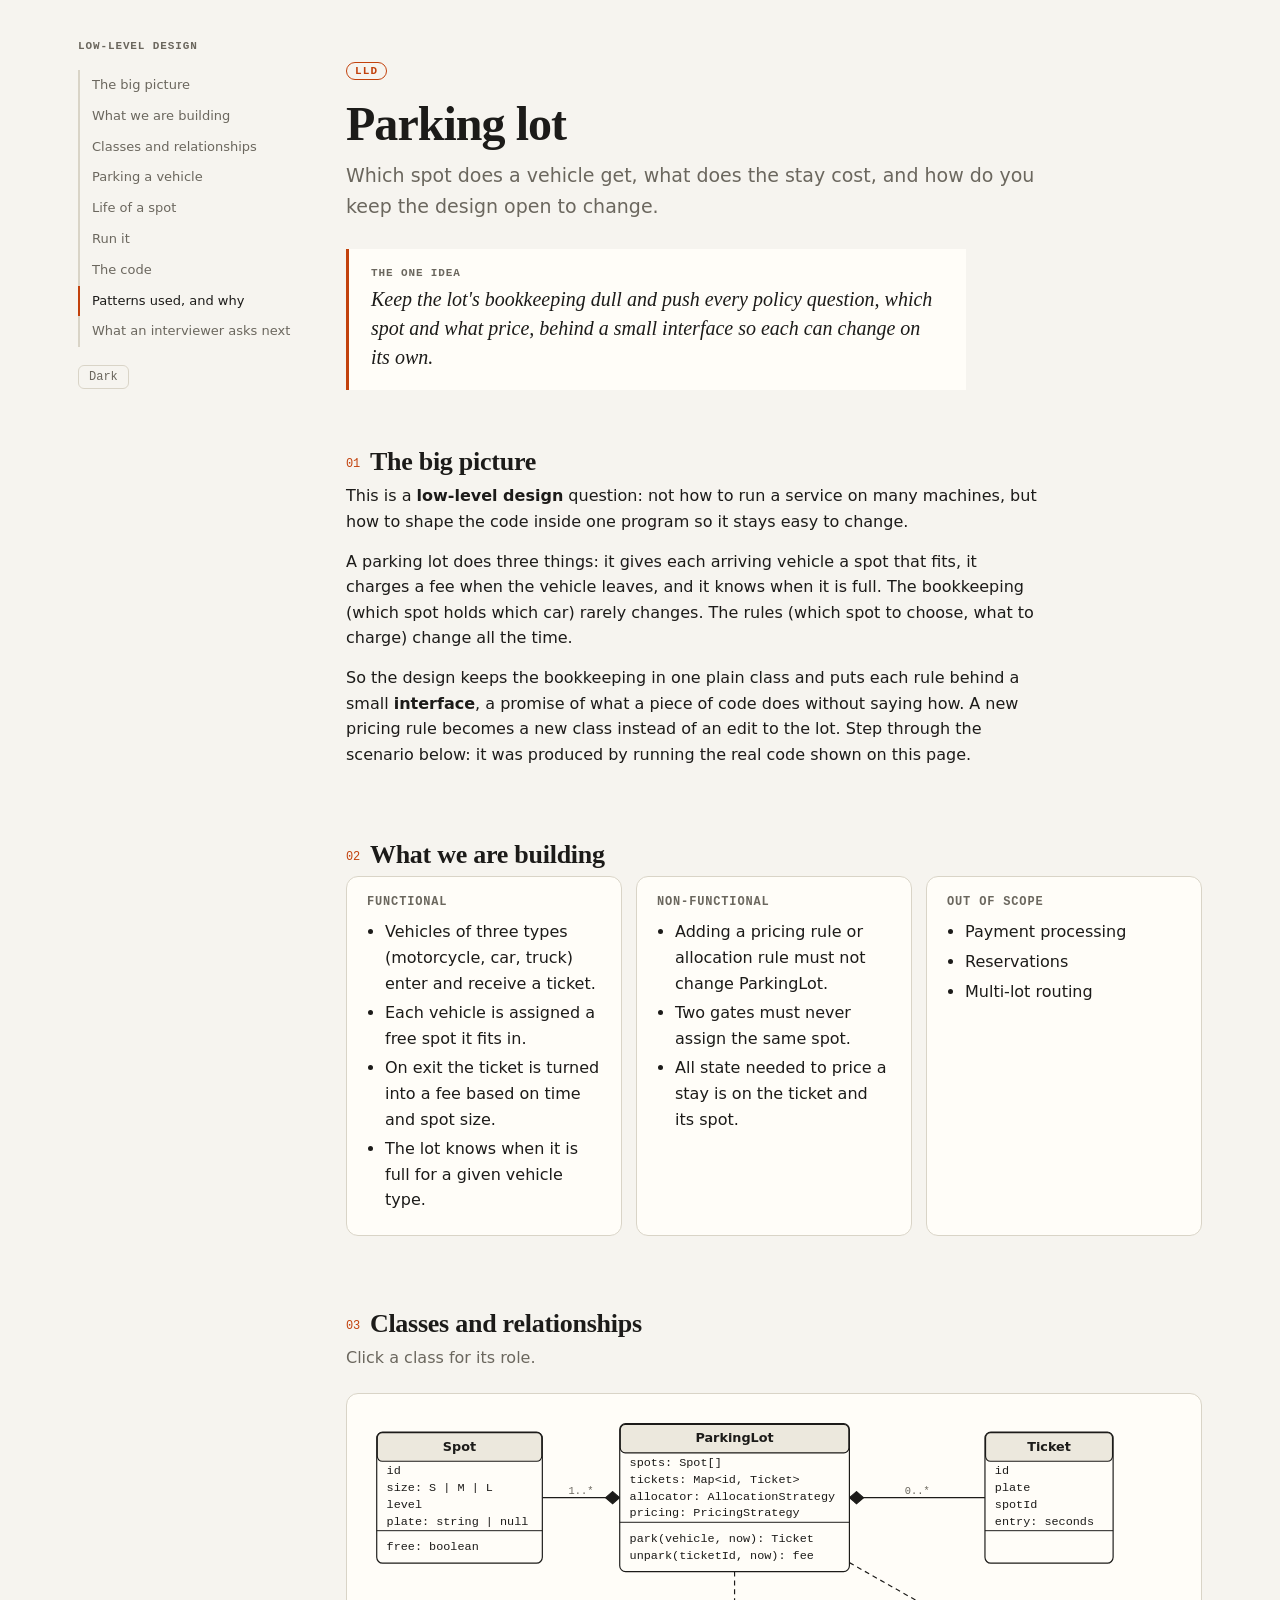
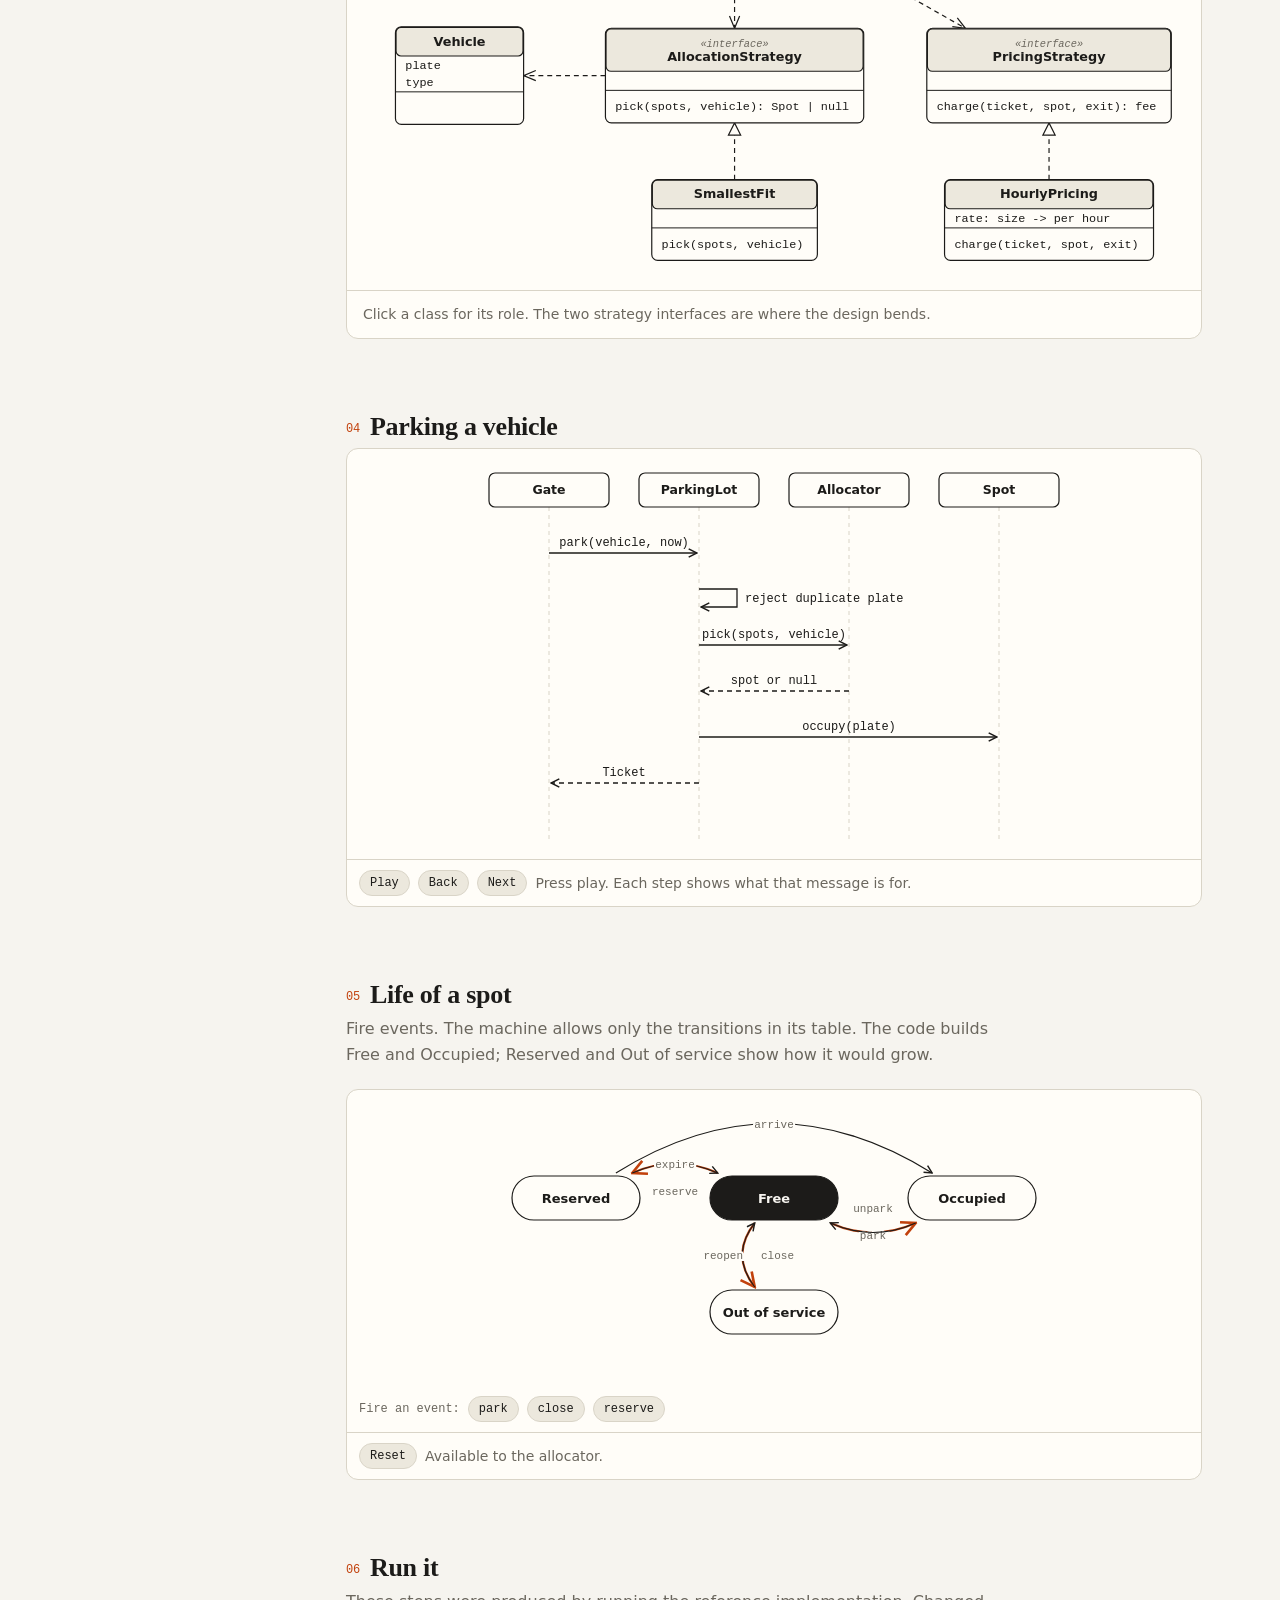
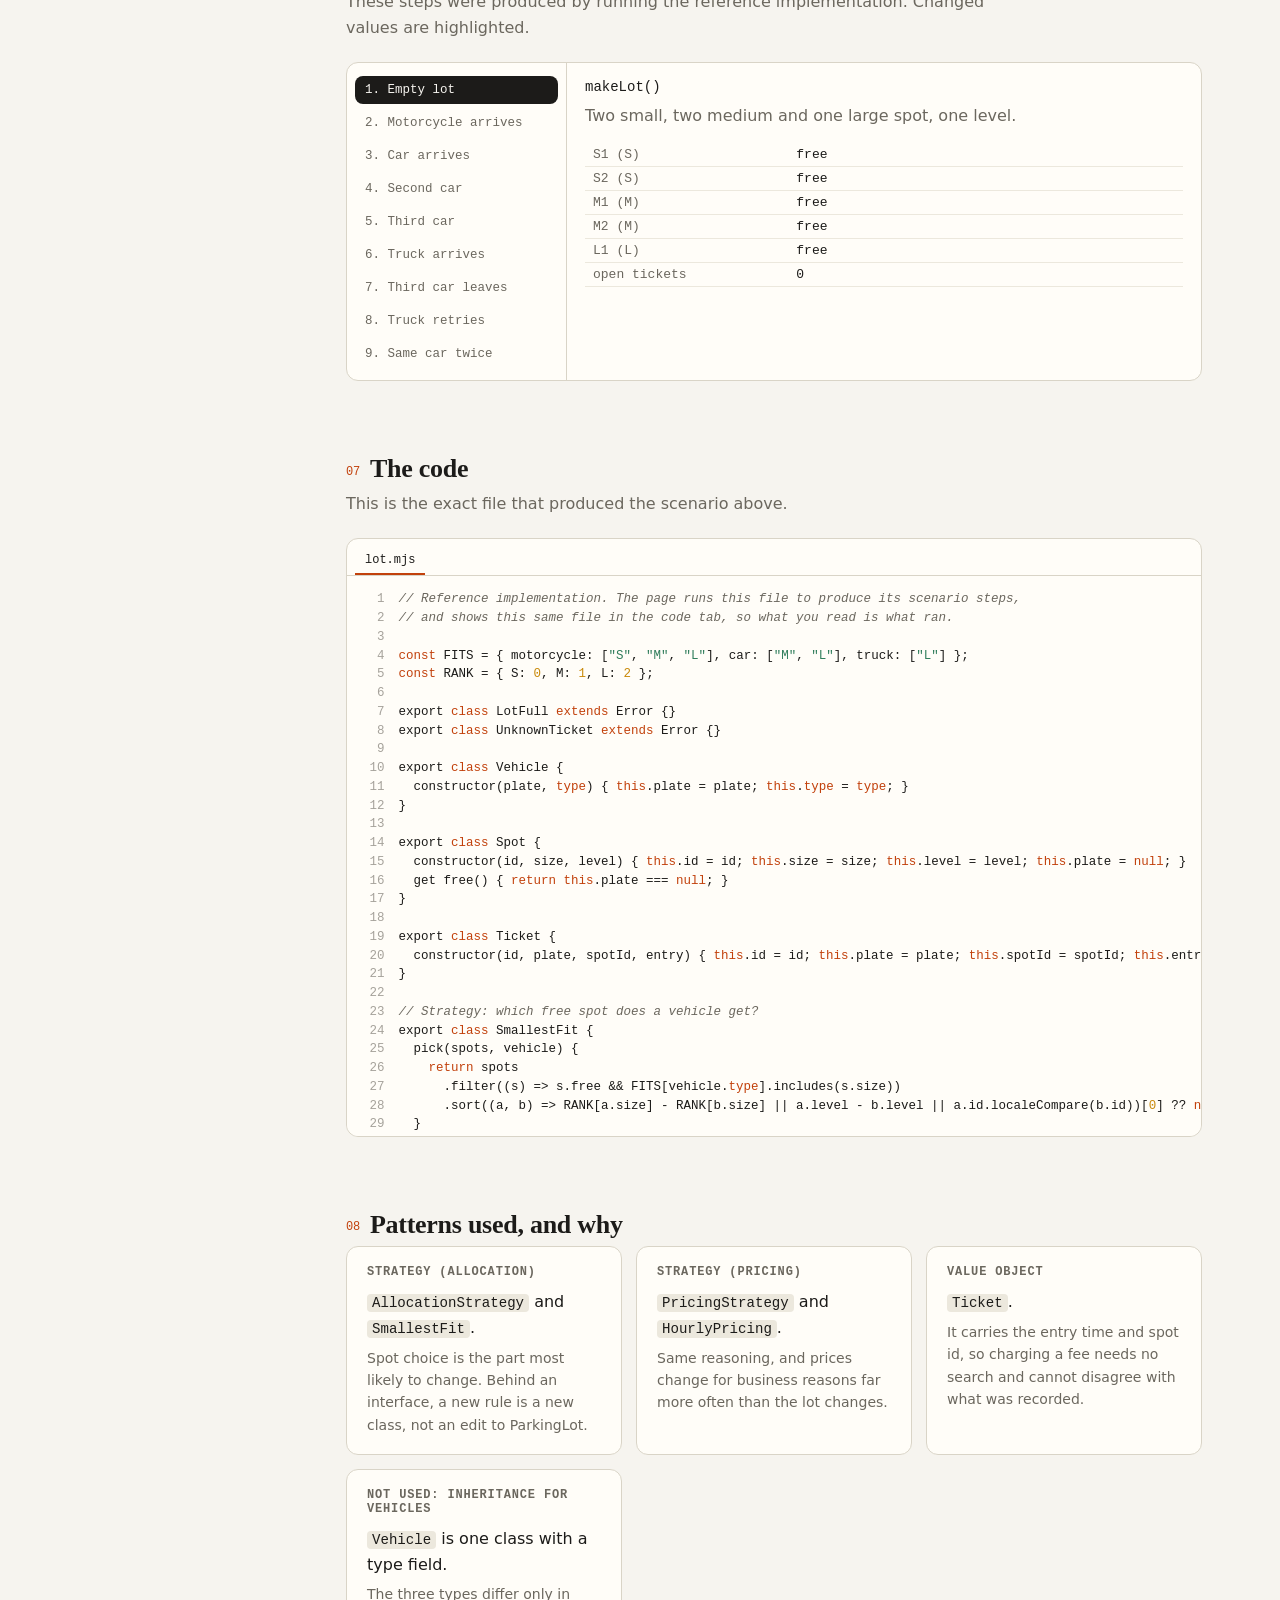
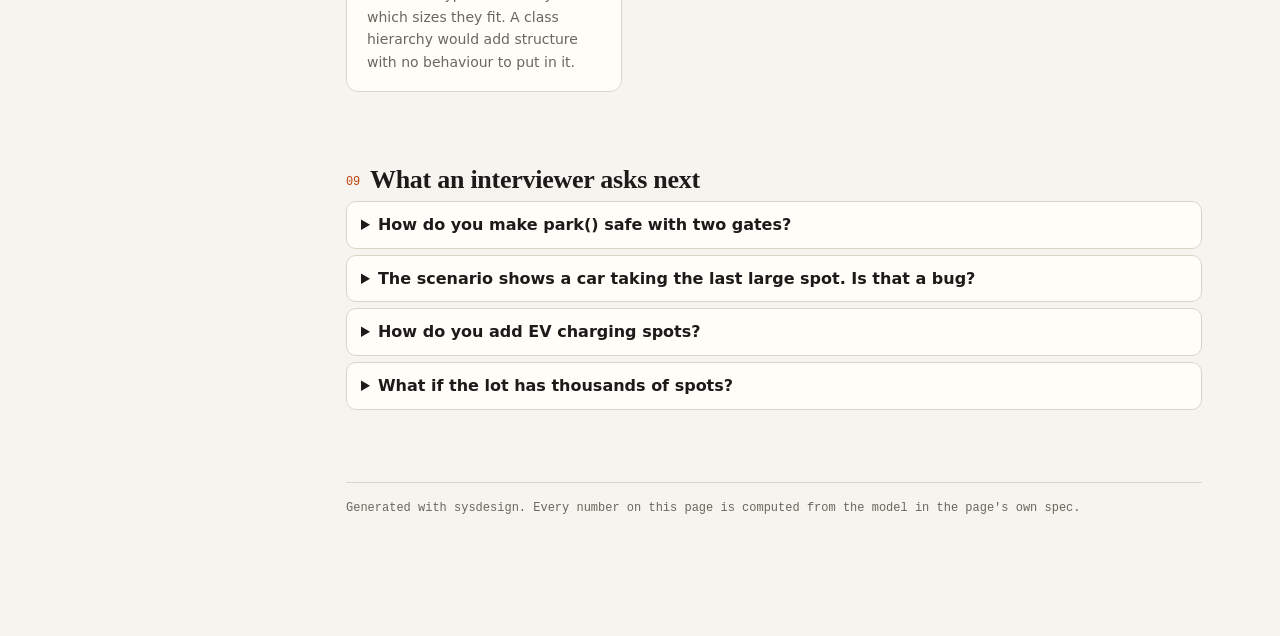
<file: examples/parking-lot/index.html>
<!doctype html>
<html lang="en"><head><meta charset="utf-8"><meta name="viewport" content="width=device-width,initial-scale=1">
<title>Parking lot</title>
<style>:root{
  --bg:#f6f4ef; --panel:#fffdf8; --ink:#1c1b19; --mute:#6b675e; --line:#d9d4c7; --faint:#ece8dd;
  --accent:#c2410c; --cool:#2f7d5b; --warm:#c98a0b; --hot:#c0392b;
  --mono:ui-monospace,"SF Mono",Menlo,Consolas,monospace;
  --sans:ui-sans-serif,system-ui,-apple-system,"Segoe UI",Roboto,sans-serif;
  --serif:ui-serif,Georgia,"Times New Roman",serif;
  /* chart series, fixed order (validated for colour-vision deficiency on --panel) */
  --s1:#2a78d6; --s2:#eb6834; --s3:#1baf7a; --s4:#eda100;
}
:root[data-theme=dark]{
  --bg:#141412; --panel:#1b1b18; --ink:#ece9e0; --mute:#9a958a; --line:#34322c; --faint:#24231f;
  --accent:#fb923c; --cool:#4ca97e; --warm:#e0a526; --hot:#e5584a;
  --s1:#3987e5; --s2:#d95926; --s3:#199e70; --s4:#c98500;
}
*{box-sizing:border-box}
html{scroll-behavior:smooth}
body{margin:0;background:var(--bg);color:var(--ink);font:16px/1.6 var(--sans);-webkit-font-smoothing:antialiased}
.wrap{display:grid;grid-template-columns:220px minmax(0,1fr);gap:48px;max-width:1180px;margin:0 auto;padding:0 28px}
nav.toc{position:sticky;top:0;align-self:start;height:100vh;padding:40px 0;overflow:auto;font-size:13px}
nav.toc .brand{font:600 11px var(--mono);letter-spacing:.08em;text-transform:uppercase;color:var(--mute);margin-bottom:18px}
nav.toc a{display:block;padding:5px 0 5px 12px;color:var(--mute);text-decoration:none;border-left:2px solid var(--line)}
nav.toc a:hover{color:var(--ink)}
nav.toc a.on{color:var(--ink);border-left-color:var(--accent)}
nav.toc button{margin-top:18px;font:12px var(--mono);background:none;border:1px solid var(--line);color:var(--mute);padding:4px 10px;border-radius:6px;cursor:pointer}
main{padding:56px 0 120px;min-width:0}
header.hero{margin-bottom:56px}
.kind{display:inline-block;font:600 11px var(--mono);letter-spacing:.1em;text-transform:uppercase;color:var(--accent);border:1px solid var(--accent);padding:2px 8px;border-radius:99px}
h1{font:600 clamp(32px,5vw,48px)/1.1 var(--serif);letter-spacing:-.02em;margin:16px 0 10px}
.sub{font-size:19px;color:var(--mute);max-width:60ch;margin:0}
.idea{margin:28px 0 0;padding:18px 22px;border-left:3px solid var(--accent);background:var(--panel);font:italic 20px/1.45 var(--serif);max-width:62ch}
.idea small{display:block;font:600 11px var(--mono);font-style:normal;letter-spacing:.08em;text-transform:uppercase;color:var(--mute);margin-bottom:6px}
section{margin:0 0 72px;scroll-margin-top:24px}
section>h2{font:600 26px/1.2 var(--serif);margin:0 0 6px;letter-spacing:-.01em}
section>h2 .n{font:500 12px var(--mono);color:var(--accent);margin-right:10px;vertical-align:middle}
section>.lede{color:var(--mute);margin:0 0 22px;max-width:64ch}
p{margin:0 0 14px;max-width:68ch}
code{font:.88em var(--mono);background:var(--faint);padding:1px 5px;border-radius:4px}
.card{background:var(--panel);border:1px solid var(--line);border-radius:12px;padding:18px 20px}
.grid{display:grid;gap:14px}
.g2{grid-template-columns:repeat(auto-fit,minmax(260px,1fr))}
.g3{grid-template-columns:repeat(auto-fit,minmax(200px,1fr))}
.card h3{font:600 12px var(--mono);letter-spacing:.07em;text-transform:uppercase;color:var(--mute);margin:0 0 10px}
.card ul{margin:0;padding-left:18px}
.card li{margin:4px 0}
.tag{font:11px var(--mono);color:var(--mute);border:1px solid var(--line);border-radius:99px;padding:1px 8px;margin-right:6px}
/* estimation */
.est{display:grid;grid-template-columns:minmax(0,1fr) minmax(0,1.2fr);gap:14px}
@media(max-width:820px){.est{grid-template-columns:1fr}}
.inp{display:grid;grid-template-columns:1fr auto;gap:2px 10px;margin-bottom:14px;align-items:baseline}
.inp label{font-size:14px}
.inp output{font:13px var(--mono);color:var(--accent)}
.inp input[type=range]{grid-column:1/-1;width:100%;accent-color:var(--accent)}
.rows{width:100%;border-collapse:collapse;font-size:14px}
.rows td{padding:7px 0;border-bottom:1px solid var(--faint)}
.rows td:last-child{text-align:right;font:14px var(--mono);white-space:nowrap}
.rows .why{display:block;font-size:12px;color:var(--mute)}
/* api + data */
.ep{display:grid;grid-template-columns:auto 1fr;gap:4px 12px;align-items:baseline}
.ep .m{font:600 12px var(--mono);padding:2px 8px;border-radius:5px;background:var(--faint)}
.ep .m.POST,.ep .m.PUT,.ep .m.DELETE,.ep .m.PATCH{color:var(--accent)}
.ep .p{font:14px var(--mono)}
.ep .d{grid-column:2;color:var(--mute);font-size:14px}
.ep pre{grid-column:2;margin:4px 0 0}
pre{background:var(--faint);padding:10px 12px;border-radius:8px;overflow:auto;font:12.5px/1.5 var(--mono);margin:0}
table.cols{width:100%;border-collapse:collapse;font:13px var(--mono)}
table.cols td{padding:3px 8px 3px 0;vertical-align:top}
table.cols td.t{color:var(--mute)}
table.cols td.k{color:var(--accent);width:2.5em}
table.cols td.nt{color:var(--mute);font-family:var(--sans);font-size:12px}
.store{font:11px var(--mono);color:var(--mute);float:right}
/* sim */
.sim{padding:0;overflow:hidden}
.sim .bar{display:flex;flex-wrap:wrap;gap:8px;padding:12px 14px;border-bottom:1px solid var(--line)}
.chip{font:12px var(--mono);background:var(--faint);border:1px solid var(--line);color:var(--ink);padding:5px 10px;border-radius:99px;cursor:pointer}
.chip:hover{border-color:var(--accent)}
.chip.on{background:var(--ink);color:var(--bg);border-color:var(--ink)}
.stage{overflow-x:auto;padding:6px 8px}
.stage svg{display:block;min-width:720px;width:100%;height:auto}
.metrics{display:grid;grid-template-columns:repeat(auto-fit,minmax(130px,1fr));border-top:1px solid var(--line)}
.metric{padding:12px 14px;border-right:1px solid var(--line)}
.metric:last-child{border-right:0}
.metric b{display:block;font:600 20px var(--mono)}
.metric span{font:11px var(--mono);letter-spacing:.06em;text-transform:uppercase;color:var(--mute)}
.metric.bad b{color:var(--hot)}
.metric.warn b{color:var(--warm)}
.ctrls{display:grid;grid-template-columns:repeat(auto-fit,minmax(220px,1fr));gap:4px 22px;padding:14px;border-top:1px solid var(--line)}
.simnote{padding:12px 16px;border-top:1px solid var(--line);font-size:14px;color:var(--mute);min-height:3.4em}
.simnote b{color:var(--ink)}
.node rect.box{stroke:var(--ink);stroke-width:1.2;rx:8;fill:color-mix(in srgb,var(--hot) calc(var(--u)*100%),var(--panel))}
.node.sel rect.box{stroke:var(--accent);stroke-width:2.4}
.node.dead rect.box{stroke:var(--hot);stroke-dasharray:4 3}
.node text{fill:var(--ink);font:600 14px var(--sans);pointer-events:none}
.node text.nl.two{font-size:13px}
symbol .p,symbol .m,symbol .n,symbol .a,symbol .g,symbol .k{stroke:var(--ink);stroke-linejoin:round;stroke-linecap:round}
symbol .p{fill:var(--panel)}symbol .m{fill:var(--line)}symbol .n{fill:none}
symbol .a{fill:var(--warm)}symbol .g{fill:var(--cool)}symbol .k{fill:var(--ink)}
.node text.s{font:12px var(--mono);fill:var(--mute)}
.node:hover rect.box{stroke:var(--accent)}
.node{cursor:pointer}
.ubar{fill:var(--cool)}
.ubar.warn{fill:var(--warm)}.ubar.hot{fill:var(--hot)}
.edge{fill:none;stroke:var(--line);stroke-linecap:round}
.edge.async{stroke-dasharray:5 4}
.elabel{font:11.5px var(--mono);fill:var(--mute);paint-order:stroke;stroke:var(--panel);stroke-width:4px}
/* lanes and walkthroughs */
.lane{fill:var(--faint);stroke:var(--line);stroke-dasharray:4 4}
.lanel{font:600 11px var(--mono);letter-spacing:.07em;text-transform:uppercase;fill:var(--mute);paint-order:stroke;stroke:var(--faint);stroke-width:5px;stroke-linejoin:round}
.lanen{font:400 11px var(--sans);letter-spacing:0;text-transform:none}
.sim .bar.flows{background:var(--faint)}
.barl{font:600 11px var(--mono);letter-spacing:.06em;text-transform:uppercase;color:var(--mute);align-self:center;margin-right:2px}
svg.walking .node:not(.hl),svg.walking .elabel{opacity:.3}
svg.walking .edge:not(.hl){opacity:.25}
svg.walking .dot{opacity:.25}
.edge.hl{stroke:var(--accent);stroke-width:3.5}
.node.hl rect.box{stroke:var(--accent);stroke-width:2.6}
.walk{border-top:1px solid var(--line);padding:12px 16px;background:var(--panel)}
.wctl{display:flex;flex-wrap:wrap;gap:8px;align-items:center;margin-bottom:6px}
.wcount{font:600 12px var(--mono);color:var(--accent);margin-right:6px}
.wtext{font-size:16px;max-width:70ch}
.chip:disabled{opacity:.4;cursor:default}
.dot{fill:var(--accent)}
.dot.async{fill:var(--mute)}
.detail{padding:14px 16px;border-top:1px solid var(--line);font-size:14px;display:grid;gap:4px 18px;grid-template-columns:auto 1fr}
.detail dt{font:11px var(--mono);letter-spacing:.06em;text-transform:uppercase;color:var(--mute);padding-top:2px}
.detail dd{margin:0}
/* tradeoffs, failures, qa */
.opt{display:flex;flex-direction:column;gap:6px}
.opt.pick{border-color:var(--accent);box-shadow:0 0 0 1px var(--accent) inset}
.opt h4{margin:0;font:600 16px var(--serif)}
.opt .badge{font:600 10px var(--mono);letter-spacing:.08em;text-transform:uppercase;color:var(--accent)}
.pro::before{content:"+ ";color:var(--cool);font-family:var(--mono)}
.con::before{content:"– ";color:var(--hot);font-family:var(--mono)}
.q{margin:0 0 6px}
.q summary{cursor:pointer;padding:10px 14px;background:var(--panel);border:1px solid var(--line);border-radius:10px;font-weight:600}
.q[open] summary{border-bottom-left-radius:0;border-bottom-right-radius:0}
.q .a{padding:12px 16px;border:1px solid var(--line);border-top:0;border-radius:0 0 10px 10px;background:var(--panel)}
.fail h4{margin:0 0 6px;font:600 15px var(--sans)}
.fail dl{margin:0;font-size:14px}.fail dt{font:11px var(--mono);letter-spacing:.06em;text-transform:uppercase;color:var(--mute);margin-top:8px}.fail dd{margin:0}
/* lld */
.diagram{padding:10px;overflow-x:auto}
.diagram svg{display:block;margin:0 auto;max-width:100%;height:auto}
.cls rect{fill:var(--panel);stroke:var(--ink);stroke-width:1.2}
.cls .hd{fill:var(--faint)}
.cls text{font:12px var(--mono);fill:var(--ink)}
.cls text.h{font:600 13px var(--sans)}
.cls text.st{font:italic 10.5px var(--mono);fill:var(--mute)}
.cls{cursor:pointer}
.cls.sel rect.fr{stroke:var(--accent);stroke-width:2.4}
.rel{stroke:var(--ink);fill:none;stroke-width:1.2}
.rel.dash{stroke-dasharray:5 4}
.rl{font:10.5px var(--mono);fill:var(--mute);paint-order:stroke;stroke:var(--panel);stroke-width:4px}
.life{stroke:var(--line);stroke-dasharray:4 4}
.actor rect{fill:var(--panel);stroke:var(--ink);stroke-width:1.2;rx:6}
.actor text{font:600 12.5px var(--sans);fill:var(--ink)}
.msg{transition:opacity .2s}
.msg.off{opacity:.22}
.msg line,.msg path{stroke:var(--ink);fill:none;stroke-width:1.3}
.msg.ret line{stroke-dasharray:5 4}
.msg.on line,.msg.on path{stroke:var(--accent);stroke-width:2}
.msg text{font:12px var(--mono);fill:var(--ink)}
.msg.on text{fill:var(--accent)}
.st rect.sb{fill:var(--panel);stroke:var(--ink);stroke-width:1.2}
.stn text{font:600 13px var(--sans);fill:var(--ink)}
.stn.cur rect.sb{fill:var(--ink)}.stn.cur text{fill:var(--bg)}
.stn.term rect.sb{stroke-width:2.6}
.tr{stroke:var(--ink);fill:none;stroke-width:1.2}
.tr.live{stroke:var(--accent);stroke-width:2.2}
.tl{font:11px var(--mono);fill:var(--mute);paint-order:stroke;stroke:var(--panel);stroke-width:4px}
.ctl{display:flex;flex-wrap:wrap;gap:8px;align-items:center;padding:10px 12px;border-top:1px solid var(--line)}
.ctl .grow{flex:1;color:var(--mute);font-size:14px;min-width:200px}
.steps{display:grid;grid-template-columns:220px minmax(0,1fr);}
@media(max-width:820px){.steps{grid-template-columns:1fr}}
.steps ol{list-style:none;margin:0;padding:8px;border-right:1px solid var(--line);max-height:420px;overflow:auto}
.steps li button{width:100%;text-align:left;background:none;border:0;border-radius:8px;padding:7px 10px;font:12.5px var(--mono);color:var(--mute);cursor:pointer}
.steps li button.on{background:var(--ink);color:var(--bg)}
.steps .pane{padding:16px 18px}
.steps .call{font:14px var(--mono);margin:0 0 8px}
.kv{width:100%;border-collapse:collapse;font:13px var(--mono);margin-top:10px}
.kv td{padding:4px 8px;border-bottom:1px solid var(--faint);vertical-align:top}
.kv td:first-child{color:var(--mute);width:34%}
.kv tr.chg td:last-child{color:var(--accent);font-weight:600}
.tabs{display:flex;gap:4px;padding:8px 8px 0;border-bottom:1px solid var(--line)}
.tabs button{font:12px var(--mono);background:none;border:0;border-bottom:2px solid transparent;padding:6px 10px;color:var(--mute);cursor:pointer}
.tabs button.on{color:var(--ink);border-bottom-color:var(--accent)}
pre.code{border-radius:0 0 12px 12px;background:var(--panel);padding:14px 0;counter-reset:l;max-height:560px}
pre.code .ln{display:block;padding:0 16px 0 0;white-space:pre}
pre.code .ln::before{counter-increment:l;content:counter(l);display:inline-block;width:3em;padding-right:14px;text-align:right;color:var(--mute);opacity:.6}
.tk-k{color:var(--accent)}.tk-s{color:var(--cool)}.tk-c{color:var(--mute);font-style:italic}.tk-n{color:var(--warm)}
footer{color:var(--mute);font:12px var(--mono);border-top:1px solid var(--line);padding-top:18px}
@media(max-width:900px){.wrap{grid-template-columns:1fr;gap:0;padding:0 18px}nav.toc{display:none}}
/* chart */
.viz .ctrls.top{border-top:0;border-bottom:1px solid var(--line)}
.plot{position:relative;padding:8px 6px 0}
.plot svg{display:block;width:100%;height:auto;touch-action:pan-y}
.plot text{font:11px var(--mono);fill:var(--mute)}
.plot .an{font:12px var(--sans);fill:var(--mute)}
.plot .cg{stroke:var(--faint)}
.plot .ca{stroke:var(--line)}
.plot .cs{fill:none;stroke-width:2;stroke-linejoin:round;stroke-linecap:round}
.plot .cl{font:12px var(--sans);fill:var(--ink);paint-order:stroke;stroke:var(--panel);stroke-width:4px;stroke-linejoin:round}
.plot .cm{stroke:var(--ink);stroke-dasharray:3 3;opacity:.45}
.plot .cmt{font:600 11px var(--mono);fill:var(--ink)}
.plot .cx{stroke:var(--mute);opacity:0;pointer-events:none}
.plot .cd{stroke:var(--panel);stroke-width:2;pointer-events:none}
.cs.s0{stroke:var(--s1)}.cs.s1{stroke:var(--s2)}.cs.s2{stroke:var(--s3)}.cs.s3{stroke:var(--s4)}
.cd.s0{fill:var(--s1)}.cd.s1{fill:var(--s2)}.cd.s2{fill:var(--s3)}.cd.s3{fill:var(--s4)}
.legend i,.tip i{display:inline-block;width:16px;height:3px;border-radius:2px;vertical-align:middle;margin-right:7px}
i.s0{background:var(--s1)}i.s1{background:var(--s2)}i.s2{background:var(--s3)}i.s3{background:var(--s4)}
.legend{display:flex;flex-wrap:wrap;gap:6px 22px;padding:10px 16px 12px;font-size:14px}
.legend b{font:600 14px var(--mono);margin-left:8px}
.tip{position:absolute;display:none;pointer-events:none;background:var(--panel);border:1px solid var(--line);border-radius:8px;padding:8px 10px;font-size:13px;box-shadow:0 4px 14px rgba(0,0,0,.12);min-width:170px;z-index:2}
.tip .th{font:12px var(--mono);color:var(--mute);margin-bottom:4px}
.tip b{font:600 13px var(--mono);margin-left:8px;float:right}
.tview{border-top:1px solid var(--line);padding:10px 16px;font-size:14px}
.tview summary{cursor:pointer;color:var(--mute);font:12px var(--mono)}
.tbl{width:100%;border-collapse:collapse;margin-top:8px;font:13px var(--mono)}
.tbl th{text-align:right;font:600 11px var(--mono);color:var(--mute);padding:4px 0 6px;border-bottom:1px solid var(--line)}
.tbl td{text-align:right;padding:4px 0;border-bottom:1px solid var(--faint)}
.tbl th:first-child,.tbl td:first-child{text-align:left}
@media(prefers-reduced-motion:reduce){html{scroll-behavior:auto}}

.tokdot{fill:var(--accent);stroke:var(--panel);stroke-width:1.5}
.tokpill{fill:var(--accent)}
.toklabel{fill:#fff;font:600 11px var(--mono);pointer-events:none}

:root[data-theme=dark] .toklabel{fill:var(--bg)}

.fpic{overflow-x:auto;padding:8px;border-top:1px solid var(--line);background:var(--panel)}
.fpic svg{display:block;max-width:none}
.fpic .fllabel{fill:var(--ink);font:600 12px var(--sans)}
.fpic .flline{stroke:var(--line);stroke-dasharray:4 4}
.fpic .fharrow{stroke:var(--ink);stroke-width:1.6;fill:none}
.fpic .fhdot{fill:var(--ink)}
.fpic .fhlabel{fill:var(--ink);font:12px var(--mono)}
.fpic .fhband{fill:var(--accent);opacity:0;pointer-events:all;fill-opacity:0}
.fpic .fh{cursor:pointer}
.fpic .fh.done{opacity:.45}
.fpic .fh.todo{opacity:.2}
.fpic .fh.cur .fhband{opacity:.16;fill-opacity:1}
.fpic .fh.cur .fharrow{stroke:var(--accent);stroke-width:2.6}
.fpic .fh.cur .fhdot{fill:var(--accent)}
.fpic .fh.cur .fhlabel{fill:var(--accent);font-weight:600}
.fpic .fpmk{fill:var(--ink)}
.fpic .fpmkcur{fill:var(--accent)}
</style></head>
<body><div id="root"></div>
<script id="spec" type="application/json">{"kind":"lld","title":"Parking lot","subtitle":"Which spot does a vehicle get, what does the stay cost, and how do you keep the design open to change.","idea":"Keep the lot's bookkeeping dull and push every policy question, which spot and what price, behind a small interface so each can change on its own.","sections":[{"type":"text","title":"The big picture","body":["This is a **low-level design** question: not how to run a service on many machines, but how to shape the code inside one program so it stays easy to change.","A parking lot does three things: it gives each arriving vehicle a spot that fits, it charges a fee when the vehicle leaves, and it knows when it is full. The bookkeeping (which spot holds which car) rarely changes. The rules (which spot to choose, what to charge) change all the time.","So the design keeps the bookkeeping in one plain class and puts each rule behind a small **interface**, a promise of what a piece of code does without saying how. A new pricing rule becomes a new class instead of an edit to the lot. Step through the scenario below: it was produced by running the real code shown on this page."]},{"type":"requirements","title":"What we are building","functional":["Vehicles of three types (motorcycle, car, truck) enter and receive a ticket.","Each vehicle is assigned a free spot it fits in.","On exit the ticket is turned into a fee based on time and spot size.","The lot knows when it is full for a given vehicle type."],"nonfunctional":["Adding a pricing rule or allocation rule must not change ParkingLot.","Two gates must never assign the same spot.","All state needed to price a stay is on the ticket and its spot."],"outOfScope":["Payment processing","Reservations","Multi-lot routing"]},{"type":"classes","title":"Classes and relationships","lede":"Click a class for its role.","hint":"Click a class for its role. The two strategy interfaces are where the design bends.","classes":[{"name":"ParkingLot","at":[1,0],"fields":["spots: Spot[]","tickets: Map\u003cid, Ticket>","allocator: AllocationStrategy","pricing: PricingStrategy"],"methods":["park(vehicle, now): Ticket","unpark(ticketId, now): fee"],"role":"The only class with state that changes. It coordinates and decides nothing about policy: it asks the allocator for a spot and the pricing strategy for a fee."},{"name":"Spot","at":[0,0],"fields":["id","size: S | M | L","level","plate: string | null"],"methods":["free: boolean"],"role":"One physical space. Knows its size and who is in it."},{"name":"Ticket","at":[2,0],"fields":["id","plate","spotId","entry: seconds"],"methods":[],"role":"A receipt with the entry time and spot id. With the spot's size, that is all pricing needs."},{"name":"Vehicle","at":[0,1],"fields":["plate","type"],"methods":[],"role":"Input to the lot. Only its type matters for fitting."},{"name":"AllocationStrategy","at":[1,1],"stereotype":"interface","fields":[],"methods":["pick(spots, vehicle): Spot | null"],"role":"Policy: which free spot. Swap it to prefer low levels, spread wear, or keep large spots free."},{"name":"SmallestFit","at":[1,2],"fields":[],"methods":["pick(spots, vehicle)"],"role":"The default: the smallest free spot that fits, lowest level first."},{"name":"PricingStrategy","at":[2,1],"stereotype":"interface","fields":[],"methods":["charge(ticket, spot, exit): fee"],"role":"Policy: what a stay costs. Hourly today; flat, tiered or surge tomorrow."},{"name":"HourlyPricing","at":[2,2],"fields":["rate: size -> per hour"],"methods":["charge(ticket, spot, exit)"],"role":"Rounds the stay up to whole hours, minimum one, times the rate for the spot size."}],"relations":[{"from":"ParkingLot","to":"Spot","type":"has","label":"1..*"},{"from":"ParkingLot","to":"Ticket","type":"has","label":"0..*"},{"from":"ParkingLot","to":"AllocationStrategy","type":"uses"},{"from":"ParkingLot","to":"PricingStrategy","type":"uses"},{"from":"SmallestFit","to":"AllocationStrategy","type":"implements"},{"from":"HourlyPricing","to":"PricingStrategy","type":"implements"},{"from":"AllocationStrategy","to":"Vehicle","type":"uses"}]},{"type":"sequence","title":"Parking a vehicle","hint":"Press play. Each step shows what that message is for.","actors":["Gate","ParkingLot","Allocator","Spot"],"messages":[{"from":"Gate","to":"ParkingLot","text":"park(vehicle, now)","note":"A gate hands over the vehicle and the current time."},{"from":"ParkingLot","to":"ParkingLot","text":"reject duplicate plate","note":"Fail fast: a plate that already has a ticket cannot park again."},{"from":"ParkingLot","to":"Allocator","text":"pick(spots, vehicle)","note":"Policy lives here. The lot does not know how a spot is chosen."},{"from":"Allocator","to":"ParkingLot","text":"spot or null","ret":true,"note":"Null means nothing fits. The lot raises LotFull."},{"from":"ParkingLot","to":"Spot","text":"occupy(plate)","note":"This write is the one that must be atomic if two gates run at once (see the concurrency answer below)."},{"from":"ParkingLot","to":"Gate","text":"Ticket","ret":true,"note":"The ticket carries the entry time. Pricing later needs nothing else."}]},{"type":"states","title":"Life of a spot","lede":"Fire events. The machine allows only the transitions in its table. The code builds Free and Occupied; Reserved and Out of service show how it would grow.","initial":"free","states":[{"id":"free","label":"Free","at":[1,0],"note":"Available to the allocator."},{"id":"occupied","label":"Occupied","at":[2,0],"note":"A ticket points at this spot."},{"id":"reserved","label":"Reserved","at":[0,0],"note":"Held for a booking (an extension, not built here)."},{"id":"oos","label":"Out of service","at":[1,1],"note":"Skipped by every allocator."}],"transitions":[{"from":"free","to":"occupied","event":"park","note":"ticket issued"},{"from":"occupied","to":"free","event":"unpark","note":"fee charged, ticket closed"},{"from":"free","to":"oos","event":"close"},{"from":"oos","to":"free","event":"reopen"},{"from":"free","to":"reserved","event":"reserve"},{"from":"reserved","to":"occupied","event":"arrive","bend":-62},{"from":"reserved","to":"free","event":"expire"}]},{"type":"scenario","title":"Run it","lede":"These steps were produced by running the reference implementation. Changed values are highlighted.","steps":[{"title":"Empty lot","call":"makeLot()","note":"Two small, two medium and one large spot, one level.","state":{"S1 (S)":"free","S2 (S)":"free","M1 (M)":"free","M2 (M)":"free","L1 (L)":"free","open tickets":0}},{"title":"Motorcycle arrives","call":"park(motorcycle \"MC-1\", t=0)","result":"S1","note":"The allocator picks the smallest spot that fits, so the motorcycle takes a small one and leaves bigger spots for bigger vehicles.","state":{"S1 (S)":"MC-1","S2 (S)":"free","M1 (M)":"free","M2 (M)":"free","L1 (L)":"free","open tickets":1}},{"title":"Car arrives","call":"park(car \"CAR-1\", t=60)","result":"M1","state":{"S1 (S)":"MC-1","S2 (S)":"free","M1 (M)":"CAR-1","M2 (M)":"free","L1 (L)":"free","open tickets":2}},{"title":"Second car","call":"park(car \"CAR-2\", t=120)","result":"M2","state":{"S1 (S)":"MC-1","S2 (S)":"free","M1 (M)":"CAR-1","M2 (M)":"CAR-2","L1 (L)":"free","open tickets":3}},{"title":"Third car","call":"park(car \"CAR-3\", t=180)","result":"L1","note":"Medium spots are gone, so the car takes the large spot. Legal, but it is the design's weak point.","state":{"S1 (S)":"MC-1","S2 (S)":"free","M1 (M)":"CAR-1","M2 (M)":"CAR-2","L1 (L)":"CAR-3","open tickets":4}},{"title":"Truck arrives","call":"park(truck \"TRK-1\", t=240)","result":"LotFull: no free spot for a truck","note":"A small spot is still free, but a truck fits only in a large one, and a car holds it. The lot is full for trucks.","state":{"S1 (S)":"MC-1","S2 (S)":"free","M1 (M)":"CAR-1","M2 (M)":"CAR-2","L1 (L)":"CAR-3","open tickets":4}},{"title":"Third car leaves","call":"unpark(ticket 4, t=7800)","result":"fee = 12","note":"2h07m rounds up to 3 hours at 4 per hour for a large spot.","state":{"S1 (S)":"MC-1","S2 (S)":"free","M1 (M)":"CAR-1","M2 (M)":"CAR-2","L1 (L)":"free","open tickets":3}},{"title":"Truck retries","call":"park(truck \"TRK-1\", t=7900)","result":"L1","state":{"S1 (S)":"MC-1","S2 (S)":"free","M1 (M)":"CAR-1","M2 (M)":"CAR-2","L1 (L)":"TRK-1","open tickets":4}},{"title":"Same car twice","call":"park(car \"CAR-1\", t=8000)","result":"Error: CAR-1 is already parked","note":"A plate that already holds a ticket is rejected before any spot is touched.","state":{"S1 (S)":"MC-1","S2 (S)":"free","M1 (M)":"CAR-1","M2 (M)":"CAR-2","L1 (L)":"TRK-1","open tickets":4}}]},{"type":"code","title":"The code","lede":"This is the exact file that produced the scenario above.","files":[{"name":"lot.mjs","src":"// Reference implementation. The page runs this file to produce its scenario steps,\n// and shows this same file in the code tab, so what you read is what ran.\n\nconst FITS = { motorcycle: [\"S\", \"M\", \"L\"], car: [\"M\", \"L\"], truck: [\"L\"] };\nconst RANK = { S: 0, M: 1, L: 2 };\n\nexport class LotFull extends Error {}\nexport class UnknownTicket extends Error {}\n\nexport class Vehicle {\n  constructor(plate, type) { this.plate = plate; this.type = type; }\n}\n\nexport class Spot {\n  constructor(id, size, level) { this.id = id; this.size = size; this.level = level; this.plate = null; }\n  get free() { return this.plate === null; }\n}\n\nexport class Ticket {\n  constructor(id, plate, spotId, entry) { this.id = id; this.plate = plate; this.spotId = spotId; this.entry = entry; }\n}\n\n// Strategy: which free spot does a vehicle get?\nexport class SmallestFit {\n  pick(spots, vehicle) {\n    return spots\n      .filter((s) => s.free && FITS[vehicle.type].includes(s.size))\n      .sort((a, b) => RANK[a.size] - RANK[b.size] || a.level - b.level || a.id.localeCompare(b.id))[0] ?? null;\n  }\n}\n\n// Strategy: what does a stay cost?\nexport class HourlyPricing {\n  constructor(ratePerHour) { this.rate = ratePerHour; }\n  charge(ticket, spot, exitSec) {\n    const hours = Math.max(1, Math.ceil((exitSec - ticket.entry) / 3600));\n    return hours * this.rate[spot.size];\n  }\n}\n\nexport class ParkingLot {\n  constructor(spots, allocator, pricing) {\n    this.spots = spots; this.allocator = allocator; this.pricing = pricing;\n    this.tickets = new Map(); this.nextId = 1;\n  }\n  park(vehicle, nowSec) {\n    for (const t of this.tickets.values()) if (t.plate === vehicle.plate) throw new Error(`${vehicle.plate} is already parked`);\n    const spot = this.allocator.pick(this.spots, vehicle);\n    if (!spot) throw new LotFull(`no free spot for a ${vehicle.type}`);\n    spot.plate = vehicle.plate;\n    const ticket = new Ticket(this.nextId++, vehicle.plate, spot.id, nowSec);\n    this.tickets.set(ticket.id, ticket);\n    return ticket;\n  }\n  unpark(ticketId, nowSec) {\n    const ticket = this.tickets.get(ticketId);\n    if (!ticket) throw new UnknownTicket(`ticket ${ticketId}`);\n    const spot = this.spots.find((s) => s.id === ticket.spotId);\n    const fee = this.pricing.charge(ticket, spot, nowSec);\n    spot.plate = null;\n    this.tickets.delete(ticketId);\n    return fee;\n  }\n  snapshot() {\n    const out = {};\n    for (const s of this.spots) out[`${s.id} (${s.size})`] = s.plate ?? \"free\";\n    out[\"open tickets\"] = this.tickets.size;\n    return out;\n  }\n}\n\nexport function makeLot() {\n  const spots = [\n    new Spot(\"S1\", \"S\", 1), new Spot(\"S2\", \"S\", 1),\n    new Spot(\"M1\", \"M\", 1), new Spot(\"M2\", \"M\", 1),\n    new Spot(\"L1\", \"L\", 1),\n  ];\n  return new ParkingLot(spots, new SmallestFit(), new HourlyPricing({ S: 1, M: 2, L: 4 }));\n}\n"}]},{"type":"patterns","title":"Patterns used, and why","items":[{"name":"Strategy (allocation)","where":"`AllocationStrategy` and `SmallestFit`.","why":"Spot choice is the part most likely to change. Behind an interface, a new rule is a new class, not an edit to ParkingLot."},{"name":"Strategy (pricing)","where":"`PricingStrategy` and `HourlyPricing`.","why":"Same reasoning, and prices change for business reasons far more often than the lot changes."},{"name":"Value object","where":"`Ticket`.","why":"It carries the entry time and spot id, so charging a fee needs no search and cannot disagree with what was recorded."},{"name":"Not used: inheritance for vehicles","where":"`Vehicle` is one class with a type field.","why":"The three types differ only in which sizes they fit. A class hierarchy would add structure with no behaviour to put in it."}]},{"type":"qa","title":"What an interviewer asks next","items":[{"q":"How do you make park() safe with two gates?","a":["The dangerous window is between picking a spot and marking it taken. Make that one atomic step: a lock around the allocation, or a compare-and-set on the spot (set plate only if it is still empty) with a retry on failure. A per-spot lock scales better than one lock on the whole lot, but then `pick` must tolerate a spot being taken underneath it."]},{"q":"The scenario shows a car taking the last large spot. Is that a bug?","a":["It is a policy question, which is why it lives in the strategy. A stricter allocator could refuse to place cars in large spots while any truck demand exists, or keep a reserve count of large spots. The lot class would not change."]},{"q":"How do you add EV charging spots?","a":["Add a spot attribute and let the allocator filter on it, or add a new size-like category. If a vehicle needs charging, the allocator looks for spots with a charger first. ParkingLot is unchanged because it never looks inside the choice."]},{"q":"What if the lot has thousands of spots?","a":["Scanning every spot on each arrival is linear. Keep a free list per size, ordered by level, and pick from the front. The strategy interface stays the same; only SmallestFit's internals change."]}]}]}</script>
<script>/* sysdesign runtime. Renders a page from the JSON spec in <script id="spec">.
   No dependencies. Everything on the page is computed from the spec's own
   inputs and formulas, so numbers in prose, tables and the simulation agree. */
(function () {
  "use strict";
  var SPEC = JSON.parse(document.getElementById("spec").textContent);
  var S = { p: {}, r: {}, m: null }; // params, estimation rows, last sim result
  var listeners = [];
  var SVG = "http://www.w3.org/2000/svg";

  // ---------- helpers ----------
  function h(tag, attrs) {
    var svg = /^(svg|g|path|rect|circle|line|text|marker|defs|polygon|tspan|clipPath|symbol|use|ellipse)$/.test(tag);
    var el = svg ? document.createElementNS(SVG, tag) : document.createElement(tag);
    if (attrs) for (var k in attrs) {
      var v = attrs[k];
      if (v == null || v === false) continue;
      if (k === "class") el.setAttribute("class", v);
      else if (k === "html") el.innerHTML = v;
      else if (k.slice(0, 2) === "on") el.addEventListener(k.slice(2), v);
      else el.setAttribute(k, v === true ? "" : v);
    }
    for (var i = 2; i < arguments.length; i++) add(el, arguments[i]);
    return el;
  }
  // ---------- icons ----------
  // 24x24 pictograms. Classes (styled in style.css) carry the colours so both themes work:
  // p = panel fill + ink stroke, k = solid ink, a = warm accent, g = green accent, n = stroke only.
  var ICONS = {
    phone: '<rect class="p" x="6" y="2" width="12" height="20" rx="2.5" stroke-width="1.6"/><rect class="m" x="8" y="5" width="8" height="12" rx="1" stroke-width="1.6"/><circle class="k" cx="12" cy="19.3" r="1" stroke-width="1.6"/>',
    browser: '<rect class="p" x="2.5" y="4" width="19" height="16" rx="2" stroke-width="1.6"/><path class="n" d="M2.5 9h19" stroke-width="1.6"/><circle class="a" cx="5.5" cy="6.5" r=".9" stroke-width="1.6"/><circle class="g" cx="8.5" cy="6.5" r=".9" stroke-width="1.6"/>',
    user: '<circle class="p" cx="12" cy="8" r="4" stroke-width="1.6"/><path class="p" d="M4 21c0-4.5 3.6-7 8-7s8 2.5 8 7z" stroke-width="1.6"/>',
    server: '<rect class="p" x="3" y="3" width="18" height="7" rx="1.5" stroke-width="1.6"/><rect class="p" x="3" y="14" width="18" height="7" rx="1.5" stroke-width="1.6"/><circle class="g" cx="7" cy="6.5" r="1.2" stroke-width="1.6"/><circle class="g" cx="7" cy="17.5" r="1.2" stroke-width="1.6"/>',
    worker: '<path class="p" d="M12 2l2 3 3.5-1 .5 3.6 3.4 1.2-1.6 3.2 1.6 3.2-3.4 1.2-.5 3.6-3.5-1-2 3-2-3-3.5 1-.5-3.6-3.4-1.2L4.1 12 2.5 8.8l3.4-1.2L6.4 4l3.5 1z" stroke-width="1.4"/><circle class="m" cx="12" cy="12" r="3.4" stroke-width="1.4"/>',
    queue: '<rect class="p" x="2" y="7" width="5" height="10" rx="1" stroke-width="1.6"/><rect class="p" x="9.5" y="7" width="5" height="10" rx="1" stroke-width="1.6"/><rect class="a" x="17" y="7" width="5" height="10" rx="1" stroke-width="1.6"/>',
    cache: '<path class="p" d="M4 6v12c0 1.7 3.6 3 8 3s8-1.3 8-3V6" stroke-width="1.6"/><ellipse class="m" cx="12" cy="6" rx="8" ry="3" stroke-width="1.6"/><path class="a" d="M13 9l-4 6h3l-1 4 4-6h-3z" stroke-width=".8"/>',
    database: '<path class="p" d="M4 6v12c0 1.7 3.6 3 8 3s8-1.3 8-3V6" stroke-width="1.6"/><ellipse class="m" cx="12" cy="6" rx="8" ry="3" stroke-width="1.6"/><path class="n" d="M4 12c0 1.7 3.6 3 8 3s8-1.3 8-3" stroke-width="1.2"/>',
    storage: '<path class="p" d="M3 8l2-4h14l2 4v11a1 1 0 0 1-1 1H4a1 1 0 0 1-1-1z" stroke-width="1.6"/><path class="n" d="M3 8h18" stroke-width="1.6"/><rect class="a" x="9" y="11" width="6" height="3" rx="1" stroke-width="1.6"/>',
    batch: '<rect class="p" x="3" y="13" width="18" height="7" rx="1.5" stroke-width="1.6"/><rect class="p" x="3" y="8" width="18" height="4" rx="1.2" stroke-width="1.6"/><rect class="a" x="3" y="3.5" width="18" height="3.5" rx="1.2" stroke-width="1.6"/>',
    lock: '<path class="n" d="M7.5 11V8a4.5 4.5 0 0 1 9 0v3" stroke-width="1.6"/><rect class="p" x="4.5" y="11" width="15" height="10" rx="2" stroke-width="1.6"/><circle class="a" cx="12" cy="16" r="1.5" stroke-width="1.6"/>',
    globe: '<circle class="p" cx="12" cy="12" r="9" stroke-width="1.6"/><ellipse class="n" cx="12" cy="12" rx="4" ry="9" stroke-width="1.2"/><path class="n" d="M3 12h18" stroke-width="1.2"/><circle class="g" cx="12" cy="12" r="1.4" stroke-width="1.6"/>',
    search: '<circle class="p" cx="10.5" cy="10.5" r="6.5" stroke-width="1.6"/><path class="n" d="M15.5 15.5L21 21" stroke-width="2.4"/><circle class="a" cx="10.5" cy="10.5" r="2" stroke-width="1.6"/>',
    mail: '<rect class="p" x="2.5" y="5" width="19" height="14" rx="2" stroke-width="1.6"/><path class="n" d="M3 7l9 7 9-7" stroke-width="1.6"/><circle class="a" cx="18.5" cy="6" r="2.6" stroke-width="1.6"/>'
  };
  function iconFor(n) {
    if (n.icon && ICONS[n.icon]) return n.icon;
    var k = n.kind || "";
    if (k === "clients") return "phone";
    if (k === "cache") return "cache";
    if (k === "store") return "database";
    if (k === "queue") return "queue";
    if (k.indexOf("batch") >= 0) return "batch";
    return "server";
  }
  function iconDefs() {
    var d = h("defs");
    Object.keys(ICONS).forEach(function (name) {
      var sy = h("symbol", { id: "ico-" + name, viewBox: "0 0 24 24" });
      sy.innerHTML = ICONS[name];
      d.appendChild(sy);
    });
    return d;
  }
  var iconsPlaced = false, afterAttach = []; // afterAttach: work that needs the page laid out (text measuring)
  function add(el, c) {
    if (c == null || c === false) return;
    if (Array.isArray(c)) c.forEach(function (x) { add(el, x); });
    else el.appendChild(typeof c === "object" ? c : document.createTextNode(String(c)));
  }
  function esc(s) { return String(s).replace(/[&<>]/g, function (c) { return { "&": "&amp;", "<": "&lt;", ">": "&gt;" }[c]; }); }
  function md(s) { // tiny markdown: **bold**, `code`, [text](https://link)
    return esc(s).replace(/`([^`]+)`/g, "<code>$1</code>").replace(/\*\*([^*]+)\*\*/g, "<b>$1</b>")
      .replace(/\[([^\]]+)\]\((https?:\/\/[^)\s"]+)\)/g, '<a href="$2" target="_blank" rel="noopener">$1</a>');
  }
  function paras(arr) { return (Array.isArray(arr) ? arr : [arr]).map(function (t) { return h("p", { html: md(t) }); }); }
  function clamp(x, a, b) { return Math.max(a, Math.min(b, x)); }

  var H = {
    min: Math.min, max: Math.max, ceil: Math.ceil, floor: Math.floor, round: Math.round,
    log2: Math.log2, log10: Math.log10, log: Math.log, pow: Math.pow, sqrt: Math.sqrt, abs: Math.abs, clamp: clamp,
    // Hit ratio of an ideal cache holding the c most popular of n items when popularity is Zipf(s).
    zipf: function (c, n, s) {
      c = Math.max(1, Math.min(c, n)); s = s == null ? 1 : s;
      return clamp(harmonic(c, s) / harmonic(n, s), 0, 1);
    }
  };
  // Generalised harmonic number sum(i^-s, i=1..k). Exact sum for the first terms, then the
  // Euler-Maclaurin tail. Accurate and continuous in s, including s = 1.
  function harmonic(k, s) {
    var m = Math.min(Math.floor(k), 32), sum = 0, i;
    for (i = 1; i <= m; i++) sum += Math.pow(i, -s);
    if (k <= m) return sum;
    var integral = Math.abs(s - 1) < 1e-9 ? Math.log(k / m) : (Math.pow(k, 1 - s) - Math.pow(m, 1 - s)) / (1 - s);
    return sum + integral + (Math.pow(k, -s) - Math.pow(m, -s)) / 2 + s * (Math.pow(m, -s - 1) - Math.pow(k, -s - 1)) / 12;
  }
  var cache = {};
  // Evaluate "=expr". Expressions read p (params), r (rows), m (simulation result) and,
  // inside a chart, x (the value on the horizontal axis).
  function val(expr, extra, xv, keepNaN) {
    if (typeof expr !== "string" || expr.charAt(0) !== "=") return expr;
    var f = cache[expr];
    if (!f) {
      try { f = cache[expr] = new Function("p", "r", "m", "H", "x", "with(H){return (" + expr.slice(1) + ")}"); }
      catch (e) { fail("bad expression " + expr + ": " + e.message); f = cache[expr] = function () { return 0; }; }
    }
    try { var v = f(S.p, S.r, extra || S.m, H, xv); return v == null || isNaN(v) && typeof v === "number" ? (keepNaN ? NaN : 0) : v; }
    catch (e) { fail("expression " + expr + ": " + e.message); return 0; }
  }
  // Like val(), but for numbers the reader sees: NaN or undefined stay NaN, so fmt shows "n/a".
  // The simulator's own inputs keep val()'s 0 fallback.
  function shownVal(expr, extra, xv) { return val(expr, extra, xv, true); }
  // Put a formatted value in an element; a shown "n/a" is marked data-na so the checks can count it.
  function put(el, text, shown) {
    if (shown && text === "n/a") { el.textContent = ""; el.appendChild(h("span", { "data-na": "" }, text)); }
    else el.textContent = text;
  }
  function fail(msg) { document.body.dataset.error = (document.body.dataset.error || "") + msg + " | "; }
  function fmt(v, f, unit) {
    if (typeof v !== "number") return String(v);
    var s;
    if (f === "pct") s = (v * 100).toFixed(v < 0.1 ? 2 : 1) + "%";
    else if (f === "bytes") s = scale(v, ["B", "KB", "MB", "GB", "TB", "PB", "EB"], 1000);
    else if (f === "ms") s = v < 10 ? v.toFixed(1) + " ms" : Math.round(v) + " ms";
    else if (f === "onoff") return v ? "On" : "Off";
    else if (f === "int") s = Math.round(v).toLocaleString("en-US");
    else s = si(v);
    return unit && f !== "bytes" && f !== "ms" && f !== "pct" ? s + " " + unit : s;
  }
  // For values the reader sees from a shownVal: NaN reads "n/a". Built-in metrics keep showing NaN so check.mjs catches it.
  function fmtShown(v, f, unit) { return typeof v === "number" && isNaN(v) ? "n/a" : fmt(v, f, unit); }
  function si(v) {
    var a = Math.abs(v);
    if (a >= 1e12) return (v / 1e12).toFixed(2).replace(/\.?0+$/, "") + "T";
    if (a >= 1e9) return (v / 1e9).toFixed(2).replace(/\.?0+$/, "") + "B";
    if (a >= 1e6) return (v / 1e6).toFixed(2).replace(/\.?0+$/, "") + "M";
    if (a >= 1e4) return (v / 1e3).toFixed(1).replace(/\.?0+$/, "") + "K";
    if (a >= 100) return Math.round(v).toLocaleString("en-US");
    if (a >= 1) return v.toFixed(1).replace(/\.0$/, "");
    if (a === 0) return "0";
    return v.toPrecision(2);
  }
  function scale(v, units, base) { var i = 0; while (Math.abs(v) >= base && i < units.length - 1) { v /= base; i++; } return v.toFixed(v < 10 ? 1 : 0).replace(/\.0$/, "") + " " + units[i]; }

  // ---------- reactive store ----------
  function declareParams() {
    (SPEC.sections || []).forEach(function (s) {
      (s.inputs || []).concat(s.controls || []).forEach(function (c) { if (c.id && c.value != null) S.p[c.id] = c.value; });
    });
  }
  var DEFAULTS = {};
  function onChange(fn) { listeners.push(fn); }
  function readsSim(row) { return typeof row.expr === "string" && /\bm\./.test(row.expr); }
  // Rows are computed in dependency order, wherever they sit on the page. A row that reads the
  // simulation (m), directly or through another row, is computed after the simulation runs;
  // every other row before it, so the simulation can use them.
  var PLAN = null;
  function rowPlan() {
    if (PLAN) return PLAN;
    var by = {}, order = [], state = {}, sim = {};
    (SPEC.sections || []).forEach(function (s) { (s.rows || []).forEach(function (row) { if (row.id) by[row.id] = row; }); });
    function visit(row) {
      if (state[row.id] === 2) return;
      if (state[row.id] === 1) { fail("rows depend on each other in a loop at " + row.id); return; }
      state[row.id] = 1;
      var uses = readsSim(row), re = /\br\.(\w+)/g, mm, t = typeof row.expr === "string" ? row.expr : "";
      while ((mm = re.exec(t))) if (by[mm[1]]) { visit(by[mm[1]]); if (sim[mm[1]]) uses = true; }
      sim[row.id] = uses; state[row.id] = 2; order.push(row);
    }
    Object.keys(by).forEach(function (id) { visit(by[id]); });
    return PLAN = { order: order, sim: sim };
  }
  // Does this expression depend on the simulation, directly or through a row?
  function needsSim(expr) {
    if (typeof expr !== "string") return false;
    if (/\bm\./.test(expr)) return true;
    var plan = rowPlan(), re = /\br\.(\w+)/g, mm;
    while ((mm = re.exec(expr))) if (plan.sim[mm[1]]) return true;
    return false;
  }
  function computeRows(simPass, m) {
    var plan = rowPlan();
    plan.order.forEach(function (row) { if (!!plan.sim[row.id] === simPass) S.r[row.id] = val(row.expr, m); });
  }
  function archSection() { return (SPEC.sections || []).filter(function (s) { return s.type === "arch"; })[0]; }
  function recompute() {
    computeRows(false, null);
    var arch = archSection();
    S.m = arch ? simulate(arch) : null;
    computeRows(true, S.m);
    listeners.forEach(function (f) { f(); });
    if (S.m) document.body.dataset.sim = JSON.stringify({ rps: S.m.rps, err: S.m.err, lat: S.m.lat, bottleneck: S.m.bottleneck });
  }
  // any slider (estimation or simulator) can make a preset chip stop matching, so re-check them
  function setParam(id, v) { S.p[id] = v; recompute(); presetHooks.forEach(function (f) { f(); }); }

  // ---------- fluid flow simulation ----------
  // A request rate enters at source nodes and is split along edges. Each node serves up to
  // instances x capacity requests per second; the rest is shed. Latency per node is the
  // service time stretched by 1/(1-utilisation), the M/M/1 shape. Cache nodes terminate
  // `hit` of their traffic. Async edges load their targets but are not on the user's path.
  function simulate(arch) {
    var nodes = arch.nodes, by = {}, i;
    nodes.forEach(function (n) { by[n.id] = n; });
    var out = {}, inn = {};
    nodes.forEach(function (n) { out[n.id] = []; inn[n.id] = []; });
    arch.edges.forEach(function (e) { out[e.from].push(e); inn[e.to].push(e); });
    // topological order
    var indeg = {}, order = [], q = [];
    nodes.forEach(function (n) { indeg[n.id] = inn[n.id].length; if (!indeg[n.id]) q.push(n.id); });
    while (q.length) { var id = q.shift(); order.push(id); out[id].forEach(function (e) { if (--indeg[e.to] === 0) q.push(e.to); }); }
    if (order.length !== nodes.length) { fail("architecture has a cycle"); return null; }
    var res = { nodes: {}, edges: [] };
    var flow = {}; // edge index -> rps
    arch.edges.forEach(function (e, k) { e._k = k; });
    order.forEach(function (id) {
      var n = by[id], r = res.nodes[id] = { id: id };
      var inflow = n.rps != null ? val(n.rps) : 0;
      inn[id].forEach(function (e) { inflow += flow[e._k] || 0; });
      var inst = n.instances != null ? Math.max(0, val(n.instances)) : 1;
      var cap = n.cap != null ? val(n.cap) : Infinity;
      var total = inst === 0 ? 0 : inst * cap; // a dead node has no capacity, even if its cap is unlimited
      var acc = Math.min(inflow, total);
      var rho = total === Infinity ? 0 : total > 0 ? inflow / total : (inflow > 0 ? 9 : 0);
      var svc = n.ms != null ? val(n.ms) : 0;
      r.inflow = inflow; r.inst = inst; r.cap = cap; r.total = total;
      r.accepted = acc; r.shed = inflow - acc; r.util = rho; r.accFrac = inflow > 0 ? acc / inflow : 1;
      r.latency = svc ? svc / (1 - Math.min(rho, 0.97)) : 0;
      r.hit = n.hit != null ? clamp(val(n.hit), 0, 1) : 0;
      r.growth = n.kind === "queue" && inflow > total ? inflow - total : 0; // backlog growth per second
      // split accepted traffic across outgoing edges
      var outs = out[id], eq = outs.filter(function (e) { return e.share == null && !e.call && !e.async; }).length;
      outs.forEach(function (e) {
        var sh = e.share != null ? val(e.share) : (e.call || e.async) ? 1 : 1 / Math.max(1, eq);
        // a cache answers hits itself: every route onward carries only the misses
        if (e.miss || (r.hit && !e.call && !e.async)) sh *= (1 - r.hit);
        var mult = e.mult != null ? val(e.mult) : 1;
        flow[e._k] = acc * sh * mult;
        res.edges[e._k] = { flow: flow[e._k], share: sh, mult: mult };
      });
    });
    // success probability and expected latency of a request entering each node (sync edges only)
    var memo = {};
    function path(id) {
      if (memo[id]) return memo[id];
      var r = res.nodes[id], sync = out[id].filter(function (e) { return !e.async; });
      var alts = sync.filter(function (e) { return !e.call; }), calls = sync.filter(function (e) { return e.call; });
      var s = 0, l = r.latency, cover = 0;
      alts.forEach(function (e) {
        var sh = res.edges[e._k].share, c = path(e.to);
        s += sh * c.s; l += sh * c.l; cover += sh;
      });
      var hitShare = r.hit && alts.length ? r.hit : 0;
      s += hitShare; cover += hitShare;
      if (!alts.length) s = 1; else if (cover < 1) s += 1 - cover; // traffic with nowhere to go ends here, successfully
      calls.forEach(function (e) { // calls every request may make: all must succeed, latencies add
        var sh = res.edges[e._k].share, c = path(e.to);
        s *= (1 - sh) + sh * c.s; l += sh * c.l;
      });
      // an overloaded queue makes requests wait (its backlog grows), it does not drop them
      return memo[id] = { s: clamp(s * (by[id].kind === "queue" ? 1 : r.accFrac), 0, 1), l: l };
    }
    var srcs = nodes.filter(function (n) { return n.rps != null; }), tot = 0, ok = 0, lat = 0;
    srcs.forEach(function (n) {
      if (n.internal) return;
      var rate = res.nodes[n.id].inflow, p = path(n.id); tot += rate; ok += rate * p.s; lat += rate * p.l;
      res.nodes[n.id].path = p;
    });
    res.rps = tot; res.served = ok; res.err = tot > 0 ? 1 - ok / tot : 0; res.lat = tot > 0 ? lat / tot : 0;
    var worst = null;
    nodes.forEach(function (n) { var r = res.nodes[n.id]; if (r.total !== Infinity && (!worst || r.util > res.nodes[worst].util)) worst = n.id; });
    res.bottleneck = worst;
    return res;
  }

  // ---------- sections ----------
  var builders = {};

  builders.text = function (s) { return [paras(s.body || [])]; };

  builders.requirements = function (s) {
    function col(t, items) { return h("div", { class: "card" }, h("h3", null, t), h("ul", null, (items || []).map(function (x) { return h("li", { html: md(x) }); }))); }
    return [h("div", { class: "grid g3" }, col("Functional", s.functional), col("Non-functional", s.nonfunctional), s.outOfScope ? col("Out of scope", s.outOfScope) : null)];
  };

  // One labelled slider bound to param c.id. It follows the param when a preset changes it.
  function slider(c, defStep) {
    var whole = [c.value, c.min, c.max].every(function (v) { return v == null || v % 1 === 0; });
    var o = h("output"), inp = h("input", { type: "range", min: c.min, max: c.max, step: c.step || (whole ? defStep : "any"), "aria-label": c.label });
    if (c.log) { inp.min = Math.log10(c.min); inp.max = Math.log10(c.max); inp.step = "any"; }
    inp.value = c.log ? Math.log10(c.value) : c.value;
    inp.addEventListener("input", function () { setParam(c.id, c.log ? Math.pow(10, +inp.value) : +inp.value); });
    onChange(function () {
      var v = S.p[c.id];
      if (document.activeElement !== inp) inp.value = c.log ? Math.log10(v) : v;
      o.textContent = fmt(v, c.fmt, c.unit);
    });
    return h("div", { class: "inp" }, h("label", null, c.label), o, inp);
  }

  builders.estimation = function (s) {
    var inputs = h("div", { class: "card" }, h("h3", null, "Assumptions (drag)"));
    (s.inputs || []).forEach(function (c) { inputs.appendChild(slider(c, "any")); });
    var tb = h("table", { class: "rows" });
    (s.rows || []).forEach(function (row) {
      var td = h("td");
      onChange(function () { put(td, fmtShown(shownVal(row.expr), row.fmt, row.unit), true); });
      tb.appendChild(h("tr", null, h("td", null, row.label, row.why ? h("span", { class: "why", html: md(row.why) }) : null), td));
    });
    return [paras(s.body || []), h("div", { class: "est" }, inputs, h("div", { class: "card" }, h("h3", null, "Derived"), tb))];
  };

  builders.api = function (s) {
    return [h("div", { class: "grid" }, (s.endpoints || []).map(function (e) {
      return h("div", { class: "card ep" },
        h("span", { class: "m " + e.method }, e.method), h("span", { class: "p" }, e.path),
        e.desc ? h("span", { class: "d", html: md(e.desc) }) : null,
        e.req ? h("pre", null, e.req) : null, e.res ? h("pre", null, e.res) : null);
    }))];
  };

  builders.data = function (s) {
    return [paras(s.body || []), h("div", { class: "grid g2" }, (s.tables || []).map(function (t) {
      return h("div", { class: "card" }, h("span", { class: "store" }, t.store || ""), h("h3", null, t.name),
        h("table", { class: "cols" }, (t.columns || []).map(function (c) {
          return h("tr", null, h("td", { class: "k" }, c.key || ""), h("td", null, c.name), h("td", { class: "t" }, c.type || ""), h("td", { class: "nt" }, c.note || ""));
        })), t.why ? h("p", { style: "margin:10px 0 0;font-size:14px;color:var(--mute)", html: md(t.why) }) : null);
    }))];
  };

  builders.tradeoffs = function (s) {
    return (s.items || []).map(function (t) {
      return h("div", { style: "margin-bottom:26px" }, h("p", { html: "<b>" + md(t.question) + "</b>" }),
        h("div", { class: "grid g2" }, t.options.map(function (o) {
          return h("div", { class: "card opt" + (o.pick ? " pick" : "") }, o.pick ? h("span", { class: "badge" }, "Chosen") : null, h("h4", null, o.name),
            h("ul", { style: "list-style:none;padding:0;margin:0" }, (o.pros || []).map(function (x) { return h("li", { class: "pro", html: md(x) }); }),
              (o.cons || []).map(function (x) { return h("li", { class: "con", html: md(x) }); })));
        })), t.why ? h("p", { style: "margin-top:10px;color:var(--mute)", html: md(t.why) }) : null);
    });
  };

  builders.failures = function (s) {
    return [h("div", { class: "grid g2" }, (s.items || []).map(function (f) {
      return h("div", { class: "card fail" }, h("h4", null, f.what),
        h("dl", null, h("dt", null, "What happens"), h("dd", { html: md(f.effect) }), h("dt", null, "Mitigation"), h("dd", { html: md(f.mitigation) })),
        f.inject && archSection() ? h("button", { class: "chip", style: "margin-top:12px", onclick: function () { applyPreset(f.inject); location.hash = "#" + (SPEC.sections.filter(function (x) { return x.type === "arch"; })[0] || {}).id; } }, "Inject in the simulation") : null);
    }))];
  };

  builders.qa = function (s) {
    return (s.items || []).map(function (x) { return h("details", { class: "q" }, h("summary", null, x.q), h("div", { class: "a" }, paras(x.a))); });
  };

  builders.patterns = function (s) {
    return [h("div", { class: "grid g2" }, (s.items || []).map(function (x) {
      return h("div", { class: "card" }, h("h3", null, x.name), h("p", { style: "margin:0 0 6px", html: md(x.where) }), h("p", { style: "margin:0;color:var(--mute);font-size:14px", html: md(x.why) }));
    }))];
  };

  // ----- architecture simulator -----
  var presetHooks = [];
  function applyPreset(set) {
    // a preset is absolute: start from the page's defaults, then apply it
    for (var d in DEFAULTS) S.p[d] = DEFAULTS[d];
    for (var k in set) S.p[k] = set[k];
    recompute(); presetHooks.forEach(function (f) { f(); });
  }

  builders.arch = function (s) {
    // Layout: columns follow the flow (depth from the sources) unless a node sets `col`;
    // rows stack within a column unless a node sets `row`. `group` puts nodes in a labelled lane.
    var groups = s.groups || [], NW = 152, NH = 68, GX = 72, GY = groups.length ? 62 : 30, PAD = 20, TOP = groups.length ? 40 : PAD;
    var nodes = s.nodes, by = {}, depth = {};
    nodes.forEach(function (n) { by[n.id] = n; depth[n.id] = 0; });
    for (var pass = 0; pass < nodes.length; pass++) s.edges.forEach(function (e) { depth[e.to] = Math.max(depth[e.to], depth[e.from] + 1); });
    var cols = {}, maxRows = 0;
    nodes.forEach(function (n) { var c = n.col != null ? n.col : depth[n.id]; n._c = c; (cols[c] = cols[c] || []).push(n); });
    for (var ck in cols) maxRows = Math.max(maxRows, cols[ck].length);
    var autoH = maxRows * NH + (maxRows - 1) * GY;
    nodes.forEach(function (n) {
      var list = cols[n._c], idx = list.indexOf(n), colH = list.length * NH + (list.length - 1) * GY;
      n._x = PAD + n._c * (NW + GX);
      n._y = n.row != null ? TOP + n.row * (NH + GY) : TOP + (autoH - colH) / 2 + idx * (NH + GY);
    });
    var W = PAD, Ht = PAD;
    nodes.forEach(function (n) { W = Math.max(W, n._x + NW + PAD); Ht = Math.max(Ht, n._y + NH + PAD + (groups.length ? 14 : 0)); });
    var svg = h("svg", { viewBox: "0 0 " + W + " " + Ht, role: "img", "aria-label": s.title || "architecture" });
    var laneG = h("g"), edgeG = h("g"), nodeG = h("g"), dotG = h("g"), tokG = h("g");
    if (!iconsPlaced) { svg.appendChild(iconDefs()); iconsPlaced = true; }
    [laneG, edgeG, dotG, nodeG, tokG].forEach(function (g) { svg.appendChild(g); });
    var laneJobs = [];
    groups.forEach(function (gr) {
      var mem = nodes.filter(function (n) { return n.group === gr.id; });
      if (!mem.length) return;
      var x0 = Math.min.apply(null, mem.map(function (n) { return n._x; })) - 14, y0 = Math.min.apply(null, mem.map(function (n) { return n._y; })) - 30;
      var x1 = Math.max.apply(null, mem.map(function (n) { return n._x + NW; })) + 14, y1 = Math.max.apply(null, mem.map(function (n) { return n._y + NH; })) + 12;
      var lr = h("rect", { class: "lane", x: x0, y: y0, width: x1 - x0, height: y1 - y0, rx: 10 }), lt = h("text", { class: "lanel", x: x0 + 12, y: y0 + 18 }, gr.label, gr.note ? h("tspan", { class: "lanen" }, "  " + gr.note) : null);
      laneG.appendChild(lr); laneG.appendChild(lt); laneJobs.push({ rect: lr, text: lt, x0: x0 });
    });
    // Edges leave the side facing their target: right to left, left to right, or top to bottom.
    function route(a, b) {
      var ax = a._x, bx = b._x, d, lx, ly, anchor = "middle";
      if (bx > ax + 1) {
        var x1 = ax + NW, y1 = a._y + NH / 2, x2 = bx, y2 = b._y + NH / 2, mx = (x1 + x2) / 2;
        d = "M" + x1 + "," + y1 + " C" + mx + "," + y1 + " " + mx + "," + y2 + " " + x2 + "," + y2; lx = mx; ly = (y1 + y2) / 2 - 5;
      } else if (bx < ax - 1) {
        var u1 = ax, v1 = a._y + NH / 2, u2 = bx + NW, v2 = b._y + NH / 2, mu = (u1 + u2) / 2;
        d = "M" + u1 + "," + v1 + " C" + mu + "," + v1 + " " + mu + "," + v2 + " " + u2 + "," + v2; lx = mu; ly = (v1 + v2) / 2 - 5;
      } else {
        var down = b._y > a._y, cx = ax + NW / 2, sy = down ? a._y + NH : a._y, ey = down ? b._y : b._y + NH;
        d = "M" + cx + "," + sy + " L" + cx + "," + ey; lx = cx + 7; ly = (sy + ey) / 2 + 4; anchor = "start";
      }
      return { d: d, lx: lx, ly: ly, anchor: anchor };
    }
    var edgeEls = s.edges.map(function (e, k) {
      var r = route(by[e.from], by[e.to]);
      var path = h("path", { class: "edge" + (e.async ? " async" : ""), d: r.d });
      var lab = e.label ? h("text", { class: "elabel", x: r.lx, y: r.ly, "text-anchor": r.anchor }, e.label) : null;
      edgeG.appendChild(path); if (lab) edgeG.appendChild(lab);
      return { path: path, len: 0, dots: [], e: e, lab: lab };
    });
    var nodeEls = {}, labelJobs = [];
    var selected = null, detail = h("dl", { class: "detail", style: "display:none" });
    nodes.forEach(function (n) {
      var g = h("g", { class: "node", tabindex: 0, role: "button", "aria-label": n.label }), sub = h("text", { class: "s", x: n._x + 12, y: n._y + 53 }), ub = h("rect", { class: "ubar", x: n._x + 10, y: n._y + NH - 9, height: 3, width: 0, rx: 1.5 });
      g.appendChild(h("rect", { class: "box", x: n._x, y: n._y, width: NW, height: NH, style: "--u:0" }));
      g.appendChild(h("use", { class: "ico", href: "#ico-" + iconFor(n), x: n._x + 10, y: n._y + 9, width: 26, height: 26, "aria-hidden": "true" }));
      var lx = n._x + 44, nl = h("text", { class: "nl", x: lx, y: n._y + 27 }, n.label);
      g.appendChild(nl); g.appendChild(sub); g.appendChild(ub);
      labelJobs.push({ el: nl, label: n.label, x: lx, y: n._y });
      var pick = function () { selected = selected === n.id ? null : n.id; paintDetail(); paintSel(); };
      g.addEventListener("click", pick); g.addEventListener("keydown", function (ev) { if (ev.key === "Enter" || ev.key === " ") { ev.preventDefault(); pick(); } });
      nodeG.appendChild(g); nodeEls[n.id] = { g: g, sub: sub, ub: ub, box: g.firstChild };
    });
    // Labels are measured once the SVG is in the page; one that overflows wraps to two 13px lines.
    function fitLabels() {
      // a lane is as wide as its boxes, or as its label when that is longer; the SVG grows to hold it
      laneJobs.forEach(function (j) {
        var need = j.text.getBBox().width + 24;
        if (need > +j.rect.getAttribute("width")) j.rect.setAttribute("width", need);
        var right = j.x0 + Math.max(need, +j.rect.getAttribute("width")) + 4;
        if (right > W) { W = right; svg.setAttribute("viewBox", "0 0 " + W + " " + Ht); }
      });
      labelJobs.forEach(function (j) {
        if (j.el.getComputedTextLength() <= NW - 54) return;
        var words = j.label.split(" "), best = 1, bestGap = Infinity, mid = j.label.length / 2, pos = 0;
        for (var i = 0; i < words.length - 1; i++) {
          pos += words[i].length;
          if (Math.abs(pos - mid) < bestGap) { bestGap = Math.abs(pos - mid); best = i + 1; }
          pos += 1;
        }
        j.el.textContent = ""; j.el.setAttribute("class", "nl two");
        [words.slice(0, best).join(" "), words.slice(best).join(" ")].forEach(function (line, k) {
          j.el.appendChild(h("tspan", { x: j.x, y: j.y + 21 + k * 15 }, line));
        });
      });
    }
    afterAttach.push(fitLabels);
    var hlNodes = {}, hlEdges = {}; // what the current walkthrough step lights up
    function paintSel() {
      nodes.forEach(function (n) { nodeEls[n.id].g.setAttribute("class", "node" + (selected === n.id ? " sel" : "") + (hlNodes[n.id] ? " hl" : "") + (S.m && S.m.nodes[n.id].total === 0 ? " dead" : "")); });
      edgeEls.forEach(function (E, k) { E.path.setAttribute("class", "edge" + (E.e.async ? " async" : "") + (hlEdges[k] ? " hl" : "")); });
    }
    function paintDetail() {
      detail.innerHTML = "";
      if (!selected) { detail.style.display = "none"; return; }
      var n = by[selected], r = S.m && S.m.nodes[selected]; detail.style.display = "grid";
      var rows = [["Role", n.role], ["Why it's here", n.why], ["Scales by", n.scale], ["Fails by", n.fails]];
      var NA = "\uE000n/a\uE001", sn = function (v) { return typeof v === "number" && !isNaN(v) ? si(v) : NA; };
      if (r) rows.push(["Load now", r.total === 0 ? "down, " + sn(r.inflow) + " req/s arriving with no capacity to take them" : sn(r.inflow) + " req/s in" + (r.total !== Infinity ? " of " + sn(r.total) + " capacity (" + (isNaN(r.util) ? NA : Math.round(r.util * 100)) + "%)" : "") + (r.shed > 0.5 ? ", shedding " + sn(r.shed) + "/s" : "") + (r.growth ? ", backlog growing " + sn(r.growth) + "/s" : "")]);
      rows.forEach(function (x) { if (x[1]) { detail.appendChild(h("dt", null, x[0])); detail.appendChild(h("dd", { html: md(x[1]).replace(/\uE000([^\uE001]*)\uE001/g, "<span data-na>$1</span>") })); } });
    }
    var metricEls = {}, metricBar = h("div", { class: "metrics" });
    var defs = [
      { id: "rps", label: "Offered load", get: function (m) { return si(m.rps) + " " + (s.loadUnit || "req/s"); } },
      { id: "err", label: "Failed requests", get: function (m) { return fmt(m.err, "pct"); }, cls: function (m) { return m.err > 0.05 ? "bad" : m.err > 0.001 ? "warn" : ""; } },
      { id: "lat", label: "Avg latency", get: function (m) { return fmt(m.lat, "ms"); }, cls: function (m) { return s.latencyBudget && m.lat > s.latencyBudget ? "warn" : ""; } },
      // bottleneck is null when no node has a finite capacity
      { id: "bn", label: function (m) { return m.bottleneck ? "Busiest: " + by[m.bottleneck].label : "Busiest: none capped"; }, get: function (m) { var r = m.bottleneck && m.nodes[m.bottleneck]; return !r ? "n/a" : r.total === 0 ? "down" : Math.round(r.util * 100) + "%"; }, cls: function (m) { if (!m.bottleneck) return ""; var u = m.nodes[m.bottleneck].util; return u >= 1 ? "bad" : u > 0.8 ? "warn" : ""; } }
    ];
    (s.metrics || []).forEach(function (x, i) {
      defs.push({ id: "x" + i, label: x.label, shown: true, get: function (m) { return fmtShown(shownVal(x.expr, m), x.fmt, x.unit); },
        cls: function (m) { return x.bad && val(x.bad, m) ? "bad" : x.warn && val(x.warn, m) ? "warn" : ""; } });
    });
    defs.forEach(function (d) { var b = h("b"), lab = h("span", null, typeof d.label === "string" ? d.label : ""), box = h("div", { class: "metric" }, b, lab); metricEls[d.id] = { b: b, box: box, d: d, lab: lab }; metricBar.appendChild(box); });

    var note = h("div", { class: "simnote", html: s.intro ? md(s.intro) : "" });
    var presetBar = h("div", { class: "bar" });
    var presetBtns = [];
    (s.presets || []).forEach(function (pr) {
      var b = h("button", { class: "chip", onclick: function () { applyPreset(pr.set); note.innerHTML = "<b>" + esc(pr.label) + ".</b> " + md(pr.note || ""); b.classList.add("on"); } }, pr.label);
      presetBtns.push({ b: b, pr: pr }); presetBar.appendChild(b);
    });
    presetHooks.push(function () { presetBtns.forEach(function (x) { var on = true, want = {}; for (var d in DEFAULTS) want[d] = DEFAULTS[d]; for (var k in x.pr.set) want[k] = x.pr.set[k]; for (var w in want) if (S.p[w] !== want[w]) on = false; x.b.classList.toggle("on", on); }); });
    var ctrls = h("div", { class: "ctrls" });
    (s.controls || []).forEach(function (c) { ctrls.appendChild(slider(c, 1)); });

    var dots = [], t0 = performance.now(), reduce = window.matchMedia("(prefers-reduced-motion: reduce)").matches;
    function paint() {
      var m = S.m; if (!m) return;
      nodes.forEach(function (n) {
        var r = m.nodes[n.id], el = nodeEls[n.id];
        el.box.setAttribute("style", "--u:" + clamp(r.util > 1 ? 0.55 + Math.min(r.util - 1, 1) * 0.35 : r.util < 0.75 ? 0 : r.util * 0.35, 0, 0.9));
        var txt = r.total === Infinity ? (n.kind || "") : r.total === 0 ? "DOWN" : r.inst + "× " + si(r.cap) + "/s";
        if (n.hit != null) txt = Math.round(r.hit * 100) + "% hit";
        if (n.rps != null && r.total === Infinity) txt = si(r.inflow) + "/s";
        el.sub.textContent = txt;
        var w = r.total === Infinity ? 0 : clamp(r.util, 0, 1) * (NW - 20);
        el.ub.setAttribute("width", w); el.ub.setAttribute("class", "ubar" + (r.util >= 1 ? " hot" : r.util > 0.8 ? " warn" : ""));
      });
      paintSel(); paintDetail();
      defs.forEach(function (d) { var e = metricEls[d.id]; put(e.b, d.get(m), d.shown); if (typeof d.label === "function") e.lab.textContent = d.label(m); e.box.className = "metric " + (d.cls ? d.cls(m) : ""); });
      // edge widths and particle counts follow flow
      edgeEls.forEach(function (E, k) {
        var f = m.edges[k] ? m.edges[k].flow : 0;
        E.path.setAttribute("stroke-width", clamp(1 + Math.log10(1 + f) * 0.7, 1, 5));
        var want = reduce ? 0 : clamp(Math.round(Math.log2(1 + f) / 2), 0, 9);
        while (E.dots.length < want) { var d = h("circle", { r: 2.6, class: "dot" + (E.e.async ? " async" : "") }); dotG.appendChild(d); E.dots.push(d); }
        while (E.dots.length > want) dotG.removeChild(E.dots.pop());
        if (!E.len) E.len = E.path.getTotalLength();
      });
    }
    // ----- walkthrough tokens: a labelled dot that rides each lit arrow, in step path order -----
    var toks = [], TOK_MS = 2400;
    function placeToken(T, u) {
      var L = T.E.len || (T.E.len = T.E.path.getTotalLength()), p = T.E.path.getPointAtLength((T.rev ? 1 - u : u) * L);
      T.g.setAttribute("transform", "translate(" + p.x + " " + p.y + ")");
    }
    function clearTokens() { toks.forEach(function (T) { tokG.removeChild(T.g); }); toks = []; }
    function addToken(k, from, to, label, now) {
      var E = edgeEls[k], g = h("g", { class: "tok", "data-from": from, "data-to": to }), txt = h("text", { class: "toklabel", y: -14, "text-anchor": "middle" }, label);
      var rect = h("rect", { class: "tokpill", rx: 8, ry: 8, height: 16, y: -22 });
      g.appendChild(h("circle", { class: "tokdot", r: 5 })); g.appendChild(rect); g.appendChild(txt); tokG.appendChild(g);
      var w = txt.getComputedTextLength() + 14;
      rect.setAttribute("width", w); rect.setAttribute("x", -w / 2); txt.setAttribute("y", -10);
      var T = { g: g, E: E, rev: E.e.from !== from, t0: now };
      toks.push(T); placeToken(T, reduce ? 0.5 : 0);
    }
    function frame(now) {
      var t = (now - t0) / 1000;
      edgeEls.forEach(function (E) {
        if (!E.dots.length) return;
        if (!E.len) E.len = E.path.getTotalLength();
        var speed = 110 / Math.max(E.len, 1);
        E.dots.forEach(function (d, i) { var u = ((t * speed) + i / E.dots.length) % 1, p = E.path.getPointAtLength(u * E.len); d.setAttribute("cx", p.x); d.setAttribute("cy", p.y); });
      });
      toks.forEach(function (T) { placeToken(T, ((now - T.t0) / TOK_MS) % 1); });
      requestAnimationFrame(frame);
    }
    onChange(paint);
    if (!reduce) requestAnimationFrame(frame);
    var stage = h("div", { class: "stage" }, svg);
    // ----- walkthroughs: step through how a request or an event moves through the system -----
    var flowBar = null, walk = null, fpic = null;
    if ((s.flows || []).length) {
      var flowBtns = [], cur = null, step = 0, wText = h("div", { class: "wtext" }), wCount = h("span", { class: "wcount" });
      var back = h("button", { class: "chip", onclick: function () { if (step > 0) { step--; show(); } } }, "Back");
      var next = h("button", { class: "chip", onclick: function () { if (step < cur.steps.length - 1) { step++; show(); } else stopWalk(); } }, "Next");
      fpic = h("div", { class: "fpic", style: "display:none" }); var fhs = [];
      walk = h("div", { class: "walk", style: "display:none" }, h("div", { class: "wctl" }, wCount, back, next, h("button", { class: "chip", onclick: function () { stopWalk(); } }, "Exit")), wText);
      function edgeBetween(a, b) {
        for (var k = 0; k < s.edges.length; k++) { var e = s.edges[k]; if ((e.from === a && e.to === b) || (e.from === b && e.to === a)) return k; }
        return -1;
      }
      function carryOf(st) { return st.carry || String(st.text || "").replace(/\*\*/g, "").split(/\s+/).filter(Boolean).slice(0, 3).join(" "); }
      // ----- the walkthrough as one sequence picture: a lifeline per box, an arrow per hop -----
      var fpUid = 0, fpMk = "", FL_GAP = 130, FL_TOP = 78, FL_ROW = 46;
      function plain(t) { return String(t || "").replace(/\*\*/g, ""); }
      function flowPicture(flow) {
        var mkId = fpMk = "fparrow" + (++fpUid), ids = [], rows = [];
        flow.steps.forEach(function (st, i) {
          var path = st.path || [];
          path.forEach(function (id) { if (ids.indexOf(id) < 0) ids.push(id); });
          if (path.length === 1) rows.push({ i: i, a: path[0], b: path[0], note: 1 });
          for (var j = 1; j < path.length; j++) rows.push({ i: i, a: path[j - 1], b: path[j] });
        });
        var W = Math.max(ids.length, 1) * FL_GAP, H = FL_TOP + rows.length * FL_ROW + 12;
        var broken = window.__sysdesign_test && window.__sysdesign_test.breakPicture, skipped = false;
        var x = function (id) { return FL_GAP / 2 + ids.indexOf(id) * FL_GAP; };
        var g = h("svg", { viewBox: "0 0 " + W + " " + H, width: W, height: H, role: "img", "aria-label": flow.steps.map(function (st) { return plain(st.text); }).join(" Then ") });
        var mk = function (id, cls) { return h("marker", { id: id, viewBox: "0 0 10 10", refX: 8, refY: 5, markerWidth: 6, markerHeight: 6, orient: "auto" }, h("path", { class: cls, d: "M0,0 L10,5 L0,10 z" })); };
        g.appendChild(h("defs", {}, mk(mkId, "fpmk"), mk(mkId + "c", "fpmk fpmkcur")));
        var hdrJobs = [];
        ids.forEach(function (id) {
          var n = (s.nodes || []).filter(function (q) { return q.id === id; })[0] || { id: id, label: id }, cx = x(id);
          var fl = h("g", { class: "fl", "data-node": id });
          fl.appendChild(h("use", { href: "#ico-" + iconFor(n), x: cx - 15, y: 8, width: 30, height: 30, "aria-hidden": "true" }));
          var lt = h("text", { class: "fllabel", x: cx, y: 54, "text-anchor": "middle" }, n.label || id);
          fl.appendChild(lt); hdrJobs.push({ el: lt, label: String(n.label || id), x: cx });
          fl.appendChild(h("line", { class: "flline", x1: cx, y1: 68, x2: cx, y2: H - 4 }));
          g.appendChild(fl);
        });
        fhs = [];
        fpic.innerHTML = ""; fpic.style.display = s.flowPicture === false ? "none" : ""; fpic.appendChild(g); // attached, so text can be measured
        hdrJobs.forEach(function (j) { // a header wider than its lifeline spacing wraps onto two lines, at the word nearest the middle
          if (j.el.getComputedTextLength() <= FL_GAP - 12) return;
          var words = j.label.split(" "), best = 1, bestGap = Infinity, mid = j.label.length / 2, pos = 0;
          for (var i = 0; i < words.length - 1; i++) {
            pos += words[i].length;
            if (Math.abs(pos - mid) < bestGap) { bestGap = Math.abs(pos - mid); best = i + 1; }
            pos += 1;
          }
          j.el.textContent = "";
          [words.slice(0, best).join(" "), words.slice(best).join(" ")].forEach(function (line, k) {
            j.el.appendChild(h("tspan", { x: j.x, y: 47 + k * 14 }, line));
          });
        });
        rows.forEach(function (r, k) {
          var y = FL_TOP + 14 + k * FL_ROW, st = flow.steps[r.i], lab = (r.i + 1) + " \u00b7 " + carryOf(st);
          var el = h("g", { class: "fh" + (r.note ? " note" : ""), "data-step": r.i, onclick: function () { show(r.i); } });
          var band = h("rect", { class: "fhband", x: Math.min(x(r.a), x(r.b)) - 14, y: y - 22, width: Math.abs(x(r.a) - x(r.b)) + 28, height: FL_ROW - 6, rx: 6 });
          el.appendChild(band);
          if (r.note) {
            el.appendChild(h("circle", { class: "fhdot", cx: x(r.a), cy: y, r: 4 }));
            var nt = h("text", { class: "fhlabel", x: x(r.a) + 10, y: y + 4 }, lab);
            el.appendChild(nt); g.appendChild(el); // measured once in the page: the band and the SVG follow the label
            var need = x(r.a) + 10 + nt.getComputedTextLength() + 14;
            band.setAttribute("width", need - (x(r.a) - 14));
            if (need > W) { W = need; g.setAttribute("viewBox", "0 0 " + W + " " + H); g.setAttribute("width", W); }
          } else {
            var dir = x(r.b) >= x(r.a) ? 1 : -1;
            if (broken && !skipped) skipped = true;
            else el.appendChild(h("line", { class: "fharrow", x1: x(r.a) + dir * 3, y1: y, x2: x(r.b) - dir * 3, y2: y, "marker-end": "url(#" + mkId + ")" }));
            el.appendChild(h("text", { class: "fhlabel", x: (x(r.a) + x(r.b)) / 2, y: y - 7, "text-anchor": "middle" }, lab));
          }
          if (!el.parentNode) g.appendChild(el);
          fhs.push(el);
        });
      }
      function paintPicture() {
        if (s.flowPicture === false) { fpic.style.display = "none"; return; }
        fpic.style.display = "";
        fhs.forEach(function (el) {
          var i = +el.getAttribute("data-step");
          el.setAttribute("class", "fh" + (el.classList.contains("note") ? " note" : "") + " " + (i < step ? "done" : i === step ? "cur" : "todo"));
          var ar = el.querySelector(".fharrow");
          if (ar) ar.setAttribute("marker-end", "url(#" + fpMk + (i === step ? "c" : "") + ")");
        });
        var c = fpic.querySelector(".fh.cur");
        if (c && fpic.scrollWidth > fpic.clientWidth) {
          var fr = fpic.getBoundingClientRect(), b = c.getBoundingClientRect();
          fpic.scrollTo({ left: fpic.scrollLeft + (b.left + b.right) / 2 - (fr.left + fr.width / 2), behavior: reduce ? "auto" : "smooth" });
        }
      }
      function show(i) {
        if (i != null) step = i;
        var st = cur.steps[step], path = st.path || [], now = performance.now();
        hlNodes = {}; hlEdges = {}; clearTokens();
        path.forEach(function (id, i) { hlNodes[id] = 1; if (i) { var k = edgeBetween(path[i - 1], id); if (k >= 0) { hlEdges[k] = 1; addToken(k, path[i - 1], id, carryOf(st), now); } } });
        svg.setAttribute("class", "walking");
        wCount.textContent = "Step " + (step + 1) + " of " + cur.steps.length;
        wText.innerHTML = md(st.text || "");
        back.disabled = step === 0; next.textContent = step === cur.steps.length - 1 ? "Done" : "Next";
        walk.style.display = "";
        paintSel();
        paintPicture();
        // on a narrow screen the diagram scrolls sideways: bring the lit boxes into view
        var lit = [].slice.call(svg.querySelectorAll(".node.hl"));
        if (lit.length && stage.scrollWidth > stage.clientWidth) {
          var sr = stage.getBoundingClientRect(), l = Infinity, r = -Infinity;
          lit.forEach(function (g) { var b = g.getBoundingClientRect(); l = Math.min(l, b.left); r = Math.max(r, b.right); });
          stage.scrollTo({ left: stage.scrollLeft + (l + r) / 2 - (sr.left + sr.width / 2), behavior: reduce ? "auto" : "smooth" });
        }
      }
      function stopWalk() {
        cur = null; hlNodes = {}; hlEdges = {}; clearTokens(); svg.removeAttribute("class"); walk.style.display = "none"; fpic.style.display = "none";
        flowBtns.forEach(function (b) { b.classList.remove("on"); }); paintSel();
      }
      flowBar = h("div", { class: "bar flows" }, h("span", { class: "barl" }, "How it works:"));
      s.flows.forEach(function (f) {
        var b = h("button", { class: "chip", onclick: function () { cur = f; step = 0; flowPicture(f); flowBtns.forEach(function (x) { x.classList.toggle("on", x === b); }); show(); } }, f.label);
        flowBtns.push(b); flowBar.appendChild(b);
      });
    }
    if (presetBar.childNodes.length) presetBar.insertBefore(h("span", { class: "barl" }, "Try:"), presetBar.firstChild);
    return [paras(s.body || []), h("div", { class: "card sim" }, flowBar, presetBar.childNodes.length ? presetBar : null, stage, walk, fpic, metricBar, ctrls.childNodes.length ? ctrls : null, detail, note)];
  };

  // ----- chart: a quantity as a curve -----
  // `x` is a sweep (from..to, optionally log) or a list of values. Each series is an
  // expression of x (and of params and rows), or a `y` array recorded at build time by
  // running real code. With `x.param`, every point is computed with that param set to x,
  // so the curves follow every other slider, and a marker shows the page's current value.
  var MAX_SERIES = 4;
  function niceTicks(lo, hi, log) {
    var t = [], i, v;
    if (log) {
      var a = Math.floor(Math.log10(lo)), b = Math.ceil(Math.log10(hi));
      if (!isFinite(a) || !isFinite(b)) return t;
      for (i = a; i <= b; i++) [1, 2, 5].forEach(function (k) {
        v = k * Math.pow(10, i);
        if (v >= lo * 0.999 && v <= hi * 1.001 && (k === 1 || b - a <= 2)) t.push(v);
      });
      return t;
    }
    var raw = (hi - lo || Math.abs(hi) || 1) / 5, p = Math.pow(10, Math.floor(Math.log10(raw))), f = raw / p;
    var step = (f < 1.5 ? 1 : f < 3.5 ? 2 : f < 7.5 ? 5 : 10) * p;
    for (v = Math.ceil(lo / step - 1e-9) * step; v <= hi + step * 1e-9; v += step) t.push(Math.abs(v) < step * 1e-9 ? 0 : v);
    return t;
  }
  function tickFmt(v, f) {
    if (f === "pct") return +(v * 100).toPrecision(3) + "%";
    if (f === "bytes") return scale(v, ["B", "KB", "MB", "GB", "TB", "PB", "EB"], 1000);
    var s = v !== 0 && Math.abs(v) < 1 ? String(+v.toPrecision(2)) : si(v);
    return f === "ms" ? s + " ms" : s;
  }
  var chartN = 0;
  builders.chart = function (s) {
    var W = 720, Hh = 330, ML = 60, MR = 18, MT = 34, MB = 50, PW = W - ML - MR, PH = Hh - MT - MB;
    var X = s.x || {}, Y = s.y || {}, ser = (s.series || []).slice(0, MAX_SERIES), arch = archSection();
    var needSim = !!arch && ser.some(function (e) { return needsSim(e.expr); }), clipId = "clip" + chartN++;
    var data = null, sx = null, sy = null, ylo = 0, yhi = 1, plot = null, clipRect = null;
    function points() {
      if (X.values) return X.values.slice();
      var n = X.steps || 60, out = [];
      for (var i = 0; i <= n; i++) { var t = i / n; out.push(X.log ? X.from * Math.pow(X.to / X.from, t) : X.from + (X.to - X.from) * t); }
      return out;
    }
    function sweep() {
      var xs = points(), ys = ser.map(function () { return []; }), keepP = X.param ? S.p[X.param] : null, keepR = {}, k;
      for (k in S.r) keepR[k] = S.r[k];
      xs.forEach(function (xv, i) {
        var m = S.m;
        if (X.param) { S.p[X.param] = xv; computeRows(false, null); if (needSim) { m = simulate(arch); computeRows(true, m); } }
        ser.forEach(function (e, j) { ys[j].push(e.y ? +e.y[i] : +val(e.expr, m, xv)); });
      });
      if (X.param) { S.p[X.param] = keepP; for (k in keepR) S.r[k] = keepR[k]; }
      return { xs: xs, ys: ys };
    }
    function shown(v) { return isFinite(v) && (!Y.log || v > 0); }
    function now(e) { return X.param && !e.y ? +shownVal(e.expr, S.m, S.p[X.param]) : NaN; }
    function liveOn(e) { return X.param && !e.y; }

    var svg = h("svg", { viewBox: "0 0 " + W + " " + Hh, role: "img", "aria-label": s.title || "chart" });
    clipRect = h("rect", { x: ML, y: MT - 3, width: PW, height: PH + 6 });
    svg.appendChild(h("defs", null, h("clipPath", { id: clipId }, clipRect)));
    var gGrid = h("g"), gLines = h("g", { "clip-path": "url(#" + clipId + ")" }), gTop = h("g");
    var cross = h("line", { class: "cx", y1: MT, y2: MT + PH }), hdots = h("g");
    [gGrid, gLines, gTop, cross, hdots].forEach(function (g) { svg.appendChild(g); });
    var tip = h("div", { class: "tip" }), legend = h("div", { class: "legend" }), table = h("table", { class: "tbl" });

    function draw() {
      // draw at the container's real width so text stays a readable size on phones
      var cw = plot && plot.clientWidth ? plot.clientWidth - 12 : 720;
      W = clamp(Math.round(cw), 300, 760); PW = W - ML - MR;
      svg.setAttribute("viewBox", "0 0 " + W + " " + Hh); clipRect.setAttribute("width", PW);
      data = sweep();
      var xs = data.xs, xlo = Math.min.apply(null, xs), xhi = Math.max.apply(null, xs), all = [];
      data.ys.forEach(function (a) { a.forEach(function (v) { if (shown(v)) all.push(v); }); });
      ylo = Y.min != null ? Y.min : all.length ? Math.min.apply(null, all) : Y.log ? 1 : 0;
      yhi = Y.max != null ? Y.max : all.length ? Math.max.apply(null, all) : ylo + 1;
      if (Y.log) {
        if (!(ylo > 0)) ylo = all.length ? Math.min.apply(null, all) : 1;
        ylo = Math.pow(10, Math.floor(Math.log10(ylo))); yhi = Math.pow(10, Math.ceil(Math.log10(yhi)));
        if (yhi <= ylo) yhi = ylo * 10;
      } else {
        if (Y.min == null) ylo = Math.min(0, ylo);
        if (yhi <= ylo) yhi = ylo + 1;
        var t0 = niceTicks(ylo, yhi), st = t0.length > 1 ? t0[1] - t0[0] : 1;
        if (Y.max == null) yhi = Math.ceil(yhi / st - 1e-9) * st;
      }
      sx = function (v) { return ML + (X.log ? Math.log(v / xlo) / Math.log(xhi / xlo) : (v - xlo) / ((xhi - xlo) || 1)) * PW; };
      sy = function (v) { return MT + PH - (Y.log ? Math.log(v / ylo) / Math.log(yhi / ylo) : (v - ylo) / (yhi - ylo)) * PH; };
      gGrid.innerHTML = ""; gLines.innerHTML = ""; gTop.innerHTML = "";
      niceTicks(ylo, yhi, Y.log).forEach(function (v) {
        var y = sy(v);
        gGrid.appendChild(h("line", { class: "cg", x1: ML, x2: ML + PW, y1: y, y2: y }));
        gGrid.appendChild(h("text", { x: ML - 8, y: y + 4, "text-anchor": "end" }, tickFmt(v, Y.fmt)));
      });
      niceTicks(xlo, xhi, X.log).forEach(function (v) {
        var x = sx(v);
        gGrid.appendChild(h("line", { class: "ca", x1: x, x2: x, y1: MT + PH, y2: MT + PH + 5 }));
        gGrid.appendChild(h("text", { x: x, y: MT + PH + 19, "text-anchor": "middle" }, tickFmt(v, X.fmt)));
      });
      gGrid.appendChild(h("line", { class: "ca", x1: ML, x2: ML + PW, y1: MT + PH, y2: MT + PH }));
      if (X.label) gGrid.appendChild(h("text", { class: "an", x: ML + PW / 2, y: Hh - 8, "text-anchor": "middle" }, X.label));
      if (Y.label) gGrid.appendChild(h("text", { class: "an", x: 4, y: 14 }, Y.label));
      var ends = [];
      data.ys.forEach(function (ys, j) {
        var d = "", pen = false;
        ys.forEach(function (v, i) {
          if (!shown(v)) { pen = false; return; }
          d += (pen ? "L" : "M") + sx(xs[i]).toFixed(1) + "," + sy(v).toFixed(1); pen = true;
        });
        gLines.appendChild(h("path", { class: "cs s" + j, d: d || "M0,0" }));
        for (var i = ys.length - 1; i >= 0; i--) if (shown(ys[i])) { ends.push({ j: j, y: clamp(sy(ys[i]), MT, MT + PH) }); break; }
      });
      if (ser.length > 1) { // direct labels at the line ends, nudged apart
        // above the line end, or below it when the line hugs the top edge
        ends.forEach(function (e) { e.ly = e.y - 7 >= MT + 12 ? e.y - 7 : e.y + 17; });
        ends.sort(function (a, b) { return a.ly - b.ly; });
        var last = -1e9;
        ends.forEach(function (e) { e.ly = Math.max(e.ly, last + 15); last = e.ly; });
        ends.forEach(function (e) { gTop.appendChild(h("text", { class: "cl", x: ML + PW - 2, y: e.ly, "text-anchor": "end" }, ser[e.j].label)); });
      }
      if (X.param) { // where the page's current value sits
        var cx = S.p[X.param];
        if (cx >= xlo && cx <= xhi) {
          var px = sx(cx);
          gTop.appendChild(h("line", { class: "cm", x1: px, x2: px, y1: MT, y2: MT + PH }));
          gTop.appendChild(h("text", { class: "cmt", x: clamp(px, ML + 30, ML + PW - 30), y: MT - 8, "text-anchor": "middle" }, "now " + tickFmt(cx, X.fmt)));
          ser.forEach(function (e, j) { var v = now(e); if (shown(v) && v >= ylo && v <= yhi) gTop.appendChild(h("circle", { class: "cd s" + j, cx: px, cy: sy(v), r: 4.5 })); });
        }
      }
      legend.innerHTML = "";
      if (ser.length > 1 || X.param) ser.forEach(function (e, j) {
        var v = now(e);
        legend.appendChild(h("span", null, h("i", { class: "s" + j }), e.label, isFinite(v) ? h("b", null, fmt(v, Y.fmt, Y.unit)) : liveOn(e) && isNaN(v) ? h("b", null, h("span", { "data-na": "" }, "n/a")) : null));
      });
      legend.style.display = legend.childNodes.length ? "" : "none";
      table.innerHTML = "";
      table.appendChild(h("tr", null, h("th", null, X.label || "x"), ser.map(function (e) { return h("th", null, e.label); })));
      var every = Math.max(1, Math.ceil(xs.length / 25));
      xs.forEach(function (xv, i) {
        if (i % every && i !== xs.length - 1) return;
        table.appendChild(h("tr", null, h("td", null, fmt(xv, X.fmt, X.unit)), data.ys.map(function (a) { return h("td", null, fmt(a[i], Y.fmt, Y.unit)); })));
      });
    }
    function hover(ev) {
      var r = svg.getBoundingClientRect(), vx = (ev.clientX - r.left) * W / r.width, xs = data.xs, best = 0;
      if (vx < ML - 10 || vx > ML + PW + 10) return unhover();
      xs.forEach(function (v, i) { if (Math.abs(sx(v) - vx) < Math.abs(sx(xs[best]) - vx)) best = i; });
      var px = sx(xs[best]);
      cross.setAttribute("x1", px); cross.setAttribute("x2", px); cross.style.opacity = 1;
      hdots.innerHTML = ""; tip.innerHTML = "";
      tip.appendChild(h("div", { class: "th" }, (X.label ? X.label + ": " : "") + fmt(xs[best], X.fmt, X.unit)));
      data.ys.forEach(function (a, j) {
        var v = a[best];
        if (shown(v) && v >= ylo && v <= yhi) hdots.appendChild(h("circle", { class: "cd s" + j, cx: px, cy: sy(v), r: 4.5 }));
        tip.appendChild(h("div", null, h("i", { class: "s" + j }), ser[j].label, h("b", null, shown(v) ? fmt(v, Y.fmt, Y.unit) : "n/a")));
      });
      tip.style.display = "block";
      var left = px * r.width / W, right = left > r.width / 2;
      tip.style.left = right ? "" : left + 14 + "px"; tip.style.right = right ? r.width - left + 14 + "px" : "";
      tip.style.top = MT * r.width / W + "px";
    }
    function unhover() { cross.style.opacity = 0; hdots.innerHTML = ""; tip.style.display = "none"; }
    svg.addEventListener("pointermove", hover); svg.addEventListener("pointerleave", unhover);
    onChange(draw);
    var lastW = 0;
    window.addEventListener("resize", function () { if (plot.clientWidth !== lastW) { lastW = plot.clientWidth; draw(); } });
    var ins = (s.inputs || []).length ? h("div", { class: "ctrls top" }, s.inputs.map(function (c) { return slider(c, "any"); })) : null;
    plot = h("div", { class: "plot" }, svg, tip);
    return [paras(s.body || []), h("div", { class: "card viz", style: "padding:0" }, ins, plot, legend,
      s.note ? h("div", { class: "simnote", html: md(s.note) }) : null,
      h("details", { class: "tview" }, h("summary", null, "Show as table"), table))];
  };

  // ----- LLD: class diagram -----
  builders.classes = function (s) {
    var cw = 7.2, LH = 17, HD = 30, GX = 64, GY = 56, PAD = 20;
    var cl = s.classes, by = {};
    cl.forEach(function (c, i) {
      by[c.name] = c; c.fields = c.fields || []; c.methods = c.methods || [];
      var lines = [c.name].concat(c.fields, c.methods);
      c._w = Math.max(130, Math.ceil(Math.max.apply(null, lines.map(function (x) { return x.length; })) * cw) + 24);
      c._h = HD + (c.stereotype ? 14 : 0) + Math.max(1, c.fields.length) * LH + 10 + Math.max(1, c.methods.length) * LH + 8;
      if (!c.at) c.at = [i % 3, Math.floor(i / 3)];
    });
    var nc = 0, nr = 0; cl.forEach(function (c) { nc = Math.max(nc, c.at[0] + 1); nr = Math.max(nr, c.at[1] + 1); });
    var colW = [], rowH = [];
    for (var i = 0; i < nc; i++) colW[i] = Math.max.apply(null, [0].concat(cl.filter(function (c) { return c.at[0] === i; }).map(function (c) { return c._w; })));
    for (i = 0; i < nr; i++) rowH[i] = Math.max.apply(null, [0].concat(cl.filter(function (c) { return c.at[1] === i; }).map(function (c) { return c._h; })));
    cl.forEach(function (c) {
      var x = PAD, y = PAD; for (var a = 0; a < c.at[0]; a++) x += colW[a] + GX; for (a = 0; a < c.at[1]; a++) y += rowH[a] + GY;
      c._x = x + (colW[c.at[0]] - c._w) / 2; c._y = y + (rowH[c.at[1]] - c._h) / 2;
    });
    var W = PAD * 2 + colW.reduce(function (a, b) { return a + b; }, 0) + GX * (nc - 1), Hh = PAD * 2 + rowH.reduce(function (a, b) { return a + b; }, 0) + GY * (nr - 1);
    var svg = h("svg", { viewBox: "0 0 " + W + " " + Hh, style: "width:" + Math.min(W, 1000) + "px" });
    var defs = h("defs");
    function marker(id, d, fill) { return h("marker", { id: id, viewBox: "0 0 14 14", refX: 13, refY: 7, markerWidth: 12, markerHeight: 12, orient: "auto" }, h("path", { d: d, fill: fill, stroke: "var(--ink)", "stroke-width": 1.2 })); }
    defs.appendChild(marker("m-tri", "M1,1 L13,7 L1,13 Z", "var(--panel)"));
    defs.appendChild(marker("m-arr", "M1,2 L13,7 L1,12", "none"));
    defs.appendChild(h("marker", { id: "m-dia", viewBox: "0 0 16 14", refX: 1, refY: 7, markerWidth: 14, markerHeight: 12, orient: "auto" }, h("path", { d: "M1,7 L8,1 L15,7 L8,13 Z", fill: "var(--ink)", stroke: "var(--ink)", "stroke-width": 1 })));
    svg.appendChild(defs);
    function edgePoint(c, tx, ty) { // clip centre-to-target line to c's border
      var cx = c._x + c._w / 2, cy = c._y + c._h / 2, dx = tx - cx, dy = ty - cy;
      var sx = dx ? (c._w / 2) / Math.abs(dx) : Infinity, sy = dy ? (c._h / 2) / Math.abs(dy) : Infinity, k = Math.min(sx, sy);
      return [cx + dx * k, cy + dy * k];
    }
    var relG = h("g"); svg.appendChild(relG);
    (s.relations || []).forEach(function (r) {
      var a = by[r.from], b = by[r.to]; if (!a || !b) { fail("relation to unknown class " + r.from + "->" + r.to); return; }
      var p1 = edgePoint(a, b._x + b._w / 2, b._y + b._h / 2), p2 = edgePoint(b, a._x + a._w / 2, a._y + a._h / 2);
      var dash = r.type === "implements" || r.type === "uses";
      var ln = h("line", { class: "rel" + (dash ? " dash" : ""), x1: p1[0], y1: p1[1], x2: p2[0], y2: p2[1] });
      if (r.type === "inherits" || r.type === "implements") ln.setAttribute("marker-end", "url(#m-tri)");
      else if (r.type === "has") ln.setAttribute("marker-start", "url(#m-dia)");
      else ln.setAttribute("marker-end", "url(#m-arr)");
      relG.appendChild(ln);
      if (r.label) relG.appendChild(h("text", { class: "rl", x: (p1[0] + p2[0]) / 2, y: (p1[1] + p2[1]) / 2 - 4, "text-anchor": "middle" }, r.label));
    });
    var sel = null, info = h("div", { class: "simnote" }, s.hint || "Click a class to see its role.");
    var els = {};
    cl.forEach(function (c) {
      var g = h("g", { class: "cls", tabindex: 0 });
      g.appendChild(h("rect", { class: "fr", x: c._x, y: c._y, width: c._w, height: c._h, rx: 6 }));
      g.appendChild(h("rect", { class: "hd", x: c._x + .6, y: c._y + .6, width: c._w - 1.2, height: HD + (c.stereotype ? 14 : 0) - 1, rx: 5 }));
      var y = c._y + 19;
      if (c.stereotype) { g.appendChild(h("text", { class: "st", x: c._x + c._w / 2, y: y, "text-anchor": "middle" }, "«" + c.stereotype + "»")); y += 14; }
      g.appendChild(h("text", { class: "h", x: c._x + c._w / 2, y: y, "text-anchor": "middle" }, c.name));
      var yy = c._y + HD + (c.stereotype ? 14 : 0) + 13;
      (c.fields.length ? c.fields : [""]).forEach(function (f) { g.appendChild(h("text", { x: c._x + 10, y: yy }, f)); yy += LH; });
      yy += 3; g.appendChild(h("line", { x1: c._x, x2: c._x + c._w, y1: yy - LH + 3, y2: yy - LH + 3, stroke: "var(--ink)", "stroke-width": 1 }));
      yy += 6;
      (c.methods.length ? c.methods : [""]).forEach(function (f) { g.appendChild(h("text", { x: c._x + 10, y: yy }, f)); yy += LH; });
      var pick = function () { sel = sel === c.name ? null : c.name; cl.forEach(function (k) { els[k.name].setAttribute("class", "cls" + (sel === k.name ? " sel" : "")); }); info.innerHTML = sel ? "<b>" + esc(c.name) + ".</b> " + md(c.role || "") : (s.hint || ""); };
      g.addEventListener("click", pick); g.addEventListener("keydown", function (e) { if (e.key === "Enter") pick(); });
      svg.appendChild(g); els[c.name] = g;
    });
    return [paras(s.body || []), h("div", { class: "card diagram", style: "padding:0" }, h("div", { class: "diagram" }, svg), info)];
  };

  // ----- LLD: sequence diagram -----
  builders.sequence = function (s) {
    var AW = 150, TOP = 14, AH = 34, MG = 46, PAD = 20, n = s.actors.length;
    var W = PAD * 2 + n * AW, Hh = TOP + AH + (s.messages.length + 1) * MG + 20;
    var svg = h("svg", { viewBox: "0 0 " + W + " " + Hh, style: "width:" + Math.min(W, 1000) + "px" });
    svg.appendChild(h("defs", null, h("marker", { id: "sq-a", viewBox: "0 0 10 10", refX: 9, refY: 5, markerWidth: 8, markerHeight: 8, orient: "auto-start-reverse" }, h("path", { d: "M1,1 L9,5 L1,9", fill: "none", stroke: "context-stroke", "stroke-width": 1.5 }))));
    var ax = {}; s.actors.forEach(function (a, i) { ax[a] = PAD + i * AW + AW / 2; });
    s.actors.forEach(function (a) {
      svg.appendChild(h("line", { class: "life", x1: ax[a], x2: ax[a], y1: TOP + AH, y2: Hh - 10 }));
      svg.appendChild(h("g", { class: "actor" }, h("rect", { x: ax[a] - 60, y: TOP, width: 120, height: AH }), h("text", { x: ax[a], y: TOP + 21, "text-anchor": "middle" }, a)));
    });
    var msgEls = [], cur = -1, note = h("div", { class: "grow" }, s.hint || "Press play or step through.");
    s.messages.forEach(function (m, i) {
      var y = TOP + AH + (i + 1) * MG, g = h("g", { class: "msg" + (m.ret ? " ret" : "") });
      if (m.from === m.to) {
        var x = ax[m.from];
        g.appendChild(h("path", { d: "M" + x + "," + (y - 10) + " h38 v18 h-36", "marker-end": "url(#sq-a)" }));
        g.appendChild(h("text", { x: x + 46, y: y + 3 }, m.text));
      } else {
        var x1 = ax[m.from], x2 = ax[m.to], dir = x2 > x1 ? 1 : -1;
        g.appendChild(h("line", { x1: x1, y1: y, x2: x2 - dir * 2, y2: y, "marker-end": "url(#sq-a)" }));
        g.appendChild(h("text", { x: (x1 + x2) / 2, y: y - 7, "text-anchor": "middle" }, m.text));
      }
      svg.appendChild(g); msgEls.push(g);
    });
    function show(i) {
      cur = i; msgEls.forEach(function (g, k) { g.setAttribute("class", "msg" + (s.messages[k].ret ? " ret" : "") + (i >= 0 && k > i ? " off" : "") + (k === i ? " on" : "")); });
      note.innerHTML = i >= 0 ? "<b>" + (i + 1) + ".</b> " + md(s.messages[i].note || s.messages[i].text) : esc(s.hint || "Press play or step through.");
    }
    var timer = null;
    function stop() { if (timer) { clearInterval(timer); timer = null; play.textContent = "Play"; } }
    var play = h("button", { class: "chip", onclick: function () { if (timer) return stop(); if (cur >= s.messages.length - 1) show(-1); play.textContent = "Pause"; timer = setInterval(function () { if (cur >= s.messages.length - 1) return stop(); show(cur + 1); }, 1500); } }, "Play");
    var ctl = h("div", { class: "ctl" }, play,
      h("button", { class: "chip", onclick: function () { stop(); show(Math.max(-1, cur - 1)); } }, "Back"),
      h("button", { class: "chip", onclick: function () { stop(); show(Math.min(s.messages.length - 1, cur + 1)); } }, "Next"), note);
    show(-1);
    return [paras(s.body || []), h("div", { class: "card", style: "padding:0" }, h("div", { class: "diagram" }, svg), ctl)];
  };

  // ----- LLD: state machine (runs the transition table) -----
  builders.states = function (s) {
    var BW = 128, BH = 44, GX = 70, GY = 70, PAD = 28;
    var st = s.states, by = {}; st.forEach(function (x, i) { by[x.id] = x; if (!x.at) x.at = [i, 0]; });
    var nc = 0, nr = 0; st.forEach(function (x) { nc = Math.max(nc, x.at[0] + 1); nr = Math.max(nr, x.at[1] + 1); });
    var W = PAD * 2 + nc * BW + (nc - 1) * GX, TOP = 14 + Math.max.apply(null, [0].concat(s.transitions.map(function (t) { return t.bend < 0 ? -t.bend : 0; }))), Hh = PAD + TOP + nr * BH + (nr - 1) * GY + 24;
    st.forEach(function (x) { x._x = PAD + x.at[0] * (BW + GX); x._y = TOP + x.at[1] * (BH + GY); });
    var svg = h("svg", { viewBox: "0 0 " + W + " " + Hh, style: "width:" + Math.min(W, 1000) + "px", class: "st" });
    svg.appendChild(h("defs", null, h("marker", { id: "st-a", viewBox: "0 0 10 10", refX: 9, refY: 5, markerWidth: 8, markerHeight: 8, orient: "auto" }, h("path", { d: "M1,1 L9,5 L1,9", fill: "none", stroke: "context-stroke", "stroke-width": 1.5 }))));
    var tEls = [];
    function key(a, b) { return a < b ? a + "|" + b : b + "|" + a; }
    var pair = {}; s.transitions.forEach(function (t) { var k = key(t.from, t.to); pair[k] = (pair[k] || 0) + 1; });
    var seen = {};
    function clip(c, o) { var dx = o[0] - c[0], dy = o[1] - c[1], sx = dx ? (BW / 2 + 3) / Math.abs(dx) : 1e9, sy = dy ? (BH / 2 + 3) / Math.abs(dy) : 1e9, k = Math.min(sx, sy); return [c[0] + dx * k, c[1] + dy * k]; }
    s.transitions.forEach(function (t) {
      var a = by[t.from], b = by[t.to], d, lx, ly, anchor = "middle";
      if (!a || !b) { fail("transition to unknown state " + t.from + "->" + t.to); return; }
      if (a === b) {
        var x = a._x + BW / 2; d = "M" + (x - 18) + "," + a._y + " C" + (x - 30) + "," + (a._y - 38) + " " + (x + 30) + "," + (a._y - 38) + " " + (x + 18) + "," + a._y; lx = x; ly = a._y - 34;
      } else {
        var ac = [a._x + BW / 2, a._y + BH / 2], bc = [b._x + BW / 2, b._y + BH / 2], dx = bc[0] - ac[0], dy = bc[1] - ac[1];
        var k = key(t.from, t.to), idx = seen[k] = (seen[k] || 0) + 1;
        var bend = t.bend != null ? t.bend : pair[k] > 1 ? (idx === 1 ? 1 : -1) * 22 : 0;
        var len = Math.hypot(dx, dy) || 1, nx = -dy / len, ny = dx / len, mx = (ac[0] + bc[0]) / 2, my = (ac[1] + bc[1]) / 2;
        var ctrl = [mx + nx * bend * 2, my + ny * bend * 2];
        var p1 = clip(ac, ctrl), p2 = clip(bc, ctrl);
        d = bend ? "M" + p1[0] + "," + p1[1] + " Q" + ctrl[0] + "," + ctrl[1] + " " + p2[0] + "," + p2[1] : "M" + p1[0] + "," + p1[1] + " L" + p2[0] + "," + p2[1];
        var out = bend ? (bend > 0 ? 1 : -1) : -1, apx = mx + nx * bend, apy = my + ny * bend;
        if (Math.abs(dx) >= Math.abs(dy)) { lx = apx; ly = apy + (out > 0 ? 19 : -8); }
        else { lx = apx + out * 9; ly = apy + 4; anchor = out > 0 ? "start" : "end"; }
      }
      var path = h("path", { class: "tr", d: d, "marker-end": "url(#st-a)" });
      svg.appendChild(path); svg.appendChild(h("text", { class: "tl", x: lx, y: ly, "text-anchor": anchor }, t.event + (t.guard ? " [" + t.guard + "]" : "")));
      tEls.push({ path: path, t: t });
    });
    var nEls = {};
    st.forEach(function (x) {
      var g = h("g", { class: "stn" + (x.terminal ? " term" : "") }, h("rect", { class: "sb", x: x._x, y: x._y, width: BW, height: BH, rx: 22 }), h("text", { x: x._x + BW / 2, y: x._y + 27, "text-anchor": "middle" }, x.label || x.id));
      svg.appendChild(g); nEls[x.id] = g;
    });
    var curS = s.initial || st[0].id, logEl = h("div", { class: "grow" }), btns = h("div", { class: "ctl", style: "border-top:0;padding-top:0" });
    var log = [];
    function paint() {
      st.forEach(function (x) { var g = nEls[x.id]; g.setAttribute("class", "stn" + (x.terminal ? " term" : "") + (x.id === curS ? " cur" : "")); });
      tEls.forEach(function (e) { e.path.setAttribute("class", "tr" + (e.t.from === curS ? " live" : "")); });
      btns.innerHTML = "";
      var evs = s.transitions.filter(function (t) { return t.from === curS; });
      btns.appendChild(h("span", { style: "font:12px var(--mono);color:var(--mute)" }, "Fire an event:"));
      evs.forEach(function (t) { btns.appendChild(h("button", { class: "chip", title: t.note || "", onclick: function () { log.unshift(t.from + " --" + t.event + "--> " + t.to + (t.note ? "  // " + t.note : "")); curS = t.to; paint(); } }, t.event)); });
      if (!evs.length) btns.appendChild(h("span", { style: "color:var(--mute);font-size:14px" }, "Terminal state. No event leaves it."));
      logEl.textContent = log.length ? log[0] : (by[curS].note || "");
    }
    var reset = h("button", { class: "chip", onclick: function () { curS = s.initial || st[0].id; log = []; paint(); } }, "Reset");
    paint();
    return [paras(s.body || []), h("div", { class: "card", style: "padding:0" }, h("div", { class: "diagram" }, svg), btns, h("div", { class: "ctl" }, reset, logEl))];
  };

  // ----- LLD: scenario stepper (steps are produced by running real code at build time) -----
  builders.scenario = function (s) {
    var cur = 0, list = h("ol"), pane = h("div", { class: "pane" });
    var btns = s.steps.map(function (st, i) { var b = h("button", { onclick: function () { cur = i; paint(); } }, (i + 1) + ". " + st.title); list.appendChild(h("li", null, b)); return b; });
    function paint() {
      btns.forEach(function (b, i) { b.className = i === cur ? "on" : ""; });
      var st = s.steps[cur], prev = (cur && s.steps[cur - 1].state) || {};
      pane.innerHTML = "";
      pane.appendChild(h("div", { class: "call" }, st.call));
      if (st.result != null) pane.appendChild(h("p", { html: "→ <code>" + esc(st.result) + "</code>" }));
      if (st.note) pane.appendChild(h("p", { html: md(st.note), style: "color:var(--mute)" }));
      var tb = h("table", { class: "kv" });
      Object.keys(st.state || {}).forEach(function (k) {
        var raw = st.state[k], v = typeof raw === "string" ? raw : JSON.stringify(raw), pv = typeof prev[k] === "string" ? prev[k] : JSON.stringify(prev[k]);
        tb.appendChild(h("tr", { class: cur && v !== pv ? "chg" : "" }, h("td", null, k), h("td", null, v)));
      });
      pane.appendChild(tb);
    }
    paint();
    return [paras(s.body || []), h("div", { class: "card steps", style: "padding:0" }, list, pane)];
  };

  // ----- code -----
  var KW = /\b(class|interface|enum|public|private|protected|static|final|abstract|extends|implements|return|if|else|for|while|new|this|self|def|fn|func|function|const|let|var|import|from|package|void|int|long|double|boolean|bool|string|String|None|null|true|false|True|False|throw|throws|try|catch|switch|case|break|continue|async|await|struct|type|impl|trait|pub|use|mut|lambda|and|or|not|in|is|with|as)\b/g;
  function hl(line) {
    var out = "", m, i = 0, re = /(\/\/.*|#.*)|("(?:[^"\\]|\\.)*"|'(?:[^'\\]|\\.)*')|(\b\d+(?:\.\d+)?\b)|(\b[A-Za-z_]\w*\b)/g;
    while ((m = re.exec(line))) {
      out += esc(line.slice(i, m.index)); i = re.lastIndex;
      if (m[1]) out += '<span class="tk-c">' + esc(m[1]) + "</span>";
      else if (m[2]) out += '<span class="tk-s">' + esc(m[2]) + "</span>";
      else if (m[3]) out += '<span class="tk-n">' + m[3] + "</span>";
      else { KW.lastIndex = 0; out += KW.test(m[4]) && m[4].length === m[0].length ? '<span class="tk-k">' + m[4] + "</span>" : esc(m[4]); }
    }
    return out + esc(line.slice(i));
  }
  builders.code = function (s) {
    var files = s.files, cur = 0, pre = h("pre", { class: "code" }), tabs = h("div", { class: "tabs" });
    var tb = files.map(function (f, i) { var b = h("button", { onclick: function () { cur = i; paint(); } }, f.name); tabs.appendChild(b); return b; });
    function paint() {
      tb.forEach(function (b, i) { b.className = i === cur ? "on" : ""; });
      pre.innerHTML = files[cur].src.replace(/\n$/, "").split("\n").map(function (l) { return '<span class="ln">' + hl(l) + "</span>"; }).join("");
    }
    paint();
    return [paras(s.body || []), h("div", { class: "card", style: "padding:0" }, tabs, pre)];
  };

  // ---------- page assembly ----------
  // hld: many machines and scale. lld: object design in one process. concept: how an
  // algorithm, data structure or protocol works (consistent hashing, Raft, Bloom filter).
  // A page that covers more than one view lists them all: kind: ["hld", "lld"].
  var KINDS = { hld: ["HLD", "High-level design"], lld: ["LLD", "Low-level design"], concept: ["Concept", "How it works"] };
  var kinds = [].concat(SPEC.kind || "hld").filter(function (k) { return KINDS[k]; });
  if (!kinds.length) kinds = ["hld"];
  var KIND = kinds.length === 1 ? KINDS[kinds[0]] : [kinds.map(function (k) { return KINDS[k][0]; }).join(" + "), "System design"];
  function build() {
    declareParams();
    for (var dk in S.p) DEFAULTS[dk] = S.p[dk];
    var root = document.getElementById("root"), secs = SPEC.sections || [];
    var toc = h("nav", { class: "toc" }, h("div", { class: "brand" }, KIND[1]));
    var main = h("main");
    var hero = h("header", { class: "hero" }, h("span", { class: "kind" }, KIND[0]), h("h1", null, SPEC.title), SPEC.subtitle ? h("p", { class: "sub" }, SPEC.subtitle) : null,
      SPEC.idea ? h("div", { class: "idea" }, h("small", null, "The one idea"), SPEC.idea) : null);
    main.appendChild(hero);
    secs.forEach(function (s, i) {
      var b = builders[s.type];
      if (!b) { fail("unknown section type " + s.type); return; }
      s.id = s.id || "s" + i;
      toc.appendChild(h("a", { href: "#" + s.id, "data-id": s.id }, s.title || s.type));
      main.appendChild(h("section", { id: s.id }, h("h2", null, h("span", { class: "n" }, String(i + 1).padStart(2, "0")), s.title || s.type), s.lede ? h("p", { class: "lede", html: md(s.lede) }) : null, b(s)));
    });
    main.appendChild(h("footer", null, "Generated with sysdesign. Every number on this page is computed from the model in the page's own spec."));
    var theme = h("button", { onclick: function () { var d = document.documentElement; var t = d.dataset.theme === "dark" ? "light" : "dark"; d.dataset.theme = t; theme.textContent = t === "dark" ? "Light" : "Dark"; } }, "Dark");
    toc.appendChild(theme);
    root.appendChild(h("div", { class: "wrap" }, toc, main));
    afterAttach.forEach(function (f) { f(); });
    document.title = SPEC.title + " | " + KIND[0];
    if (window.matchMedia("(prefers-color-scheme: dark)").matches) { document.documentElement.dataset.theme = "dark"; theme.textContent = "Light"; }
    recompute();
    presetHooks.forEach(function (f) { f(); });
    if ("IntersectionObserver" in window) {
      var links = toc.querySelectorAll("a"), io = new IntersectionObserver(function (es) {
        es.forEach(function (e) { if (e.isIntersecting) links.forEach(function (a) { a.classList.toggle("on", a.dataset.id === e.target.id); }); });
      }, { rootMargin: "-20% 0px -70% 0px" });
      main.querySelectorAll("section").forEach(function (x) { io.observe(x); });
    }
    document.body.dataset.ready = "1";
  }
  window.addEventListener("error", function (e) { fail("js error: " + e.message); });
  try { build(); } catch (e) { fail("build: " + e.message + " " + (e.stack || "").split("\n")[1]); }
  window.__sysdesign = { S: S, simulate: simulate, val: val };
})();
</script></body></html>
</file>
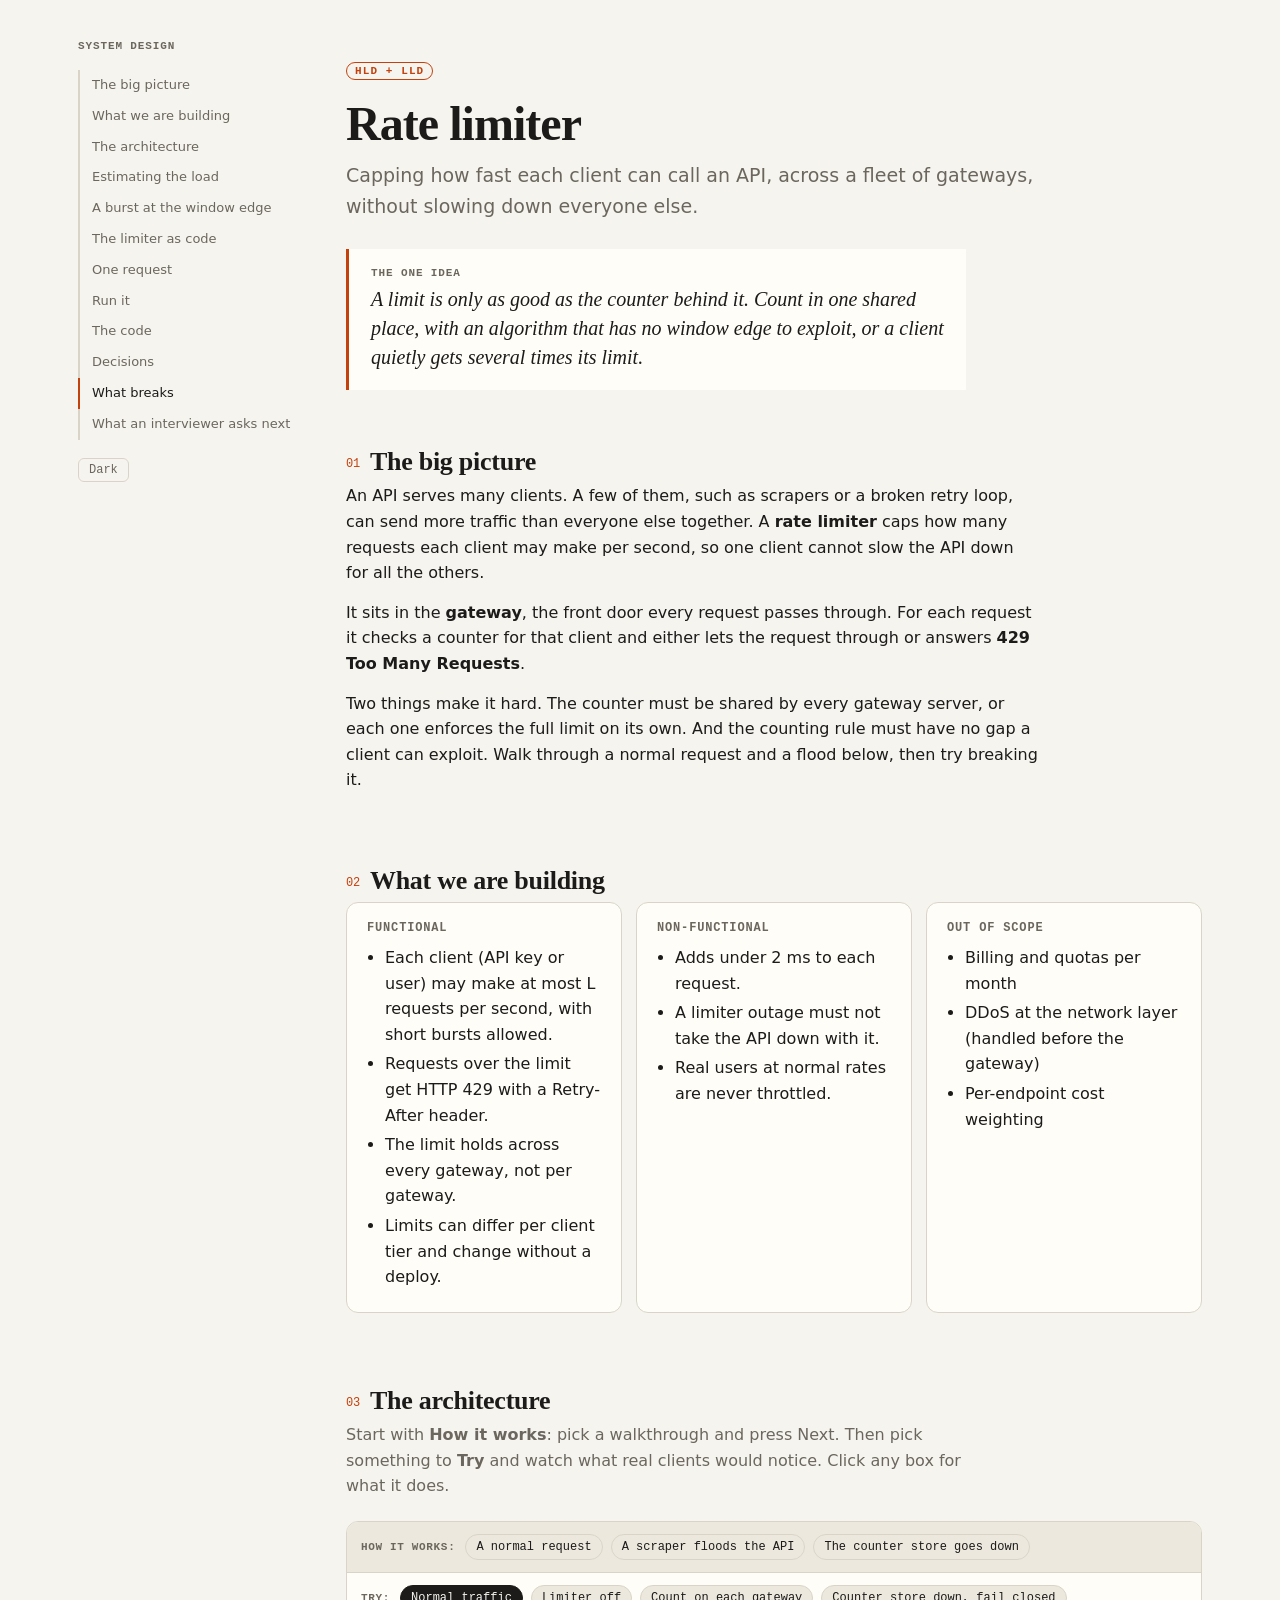
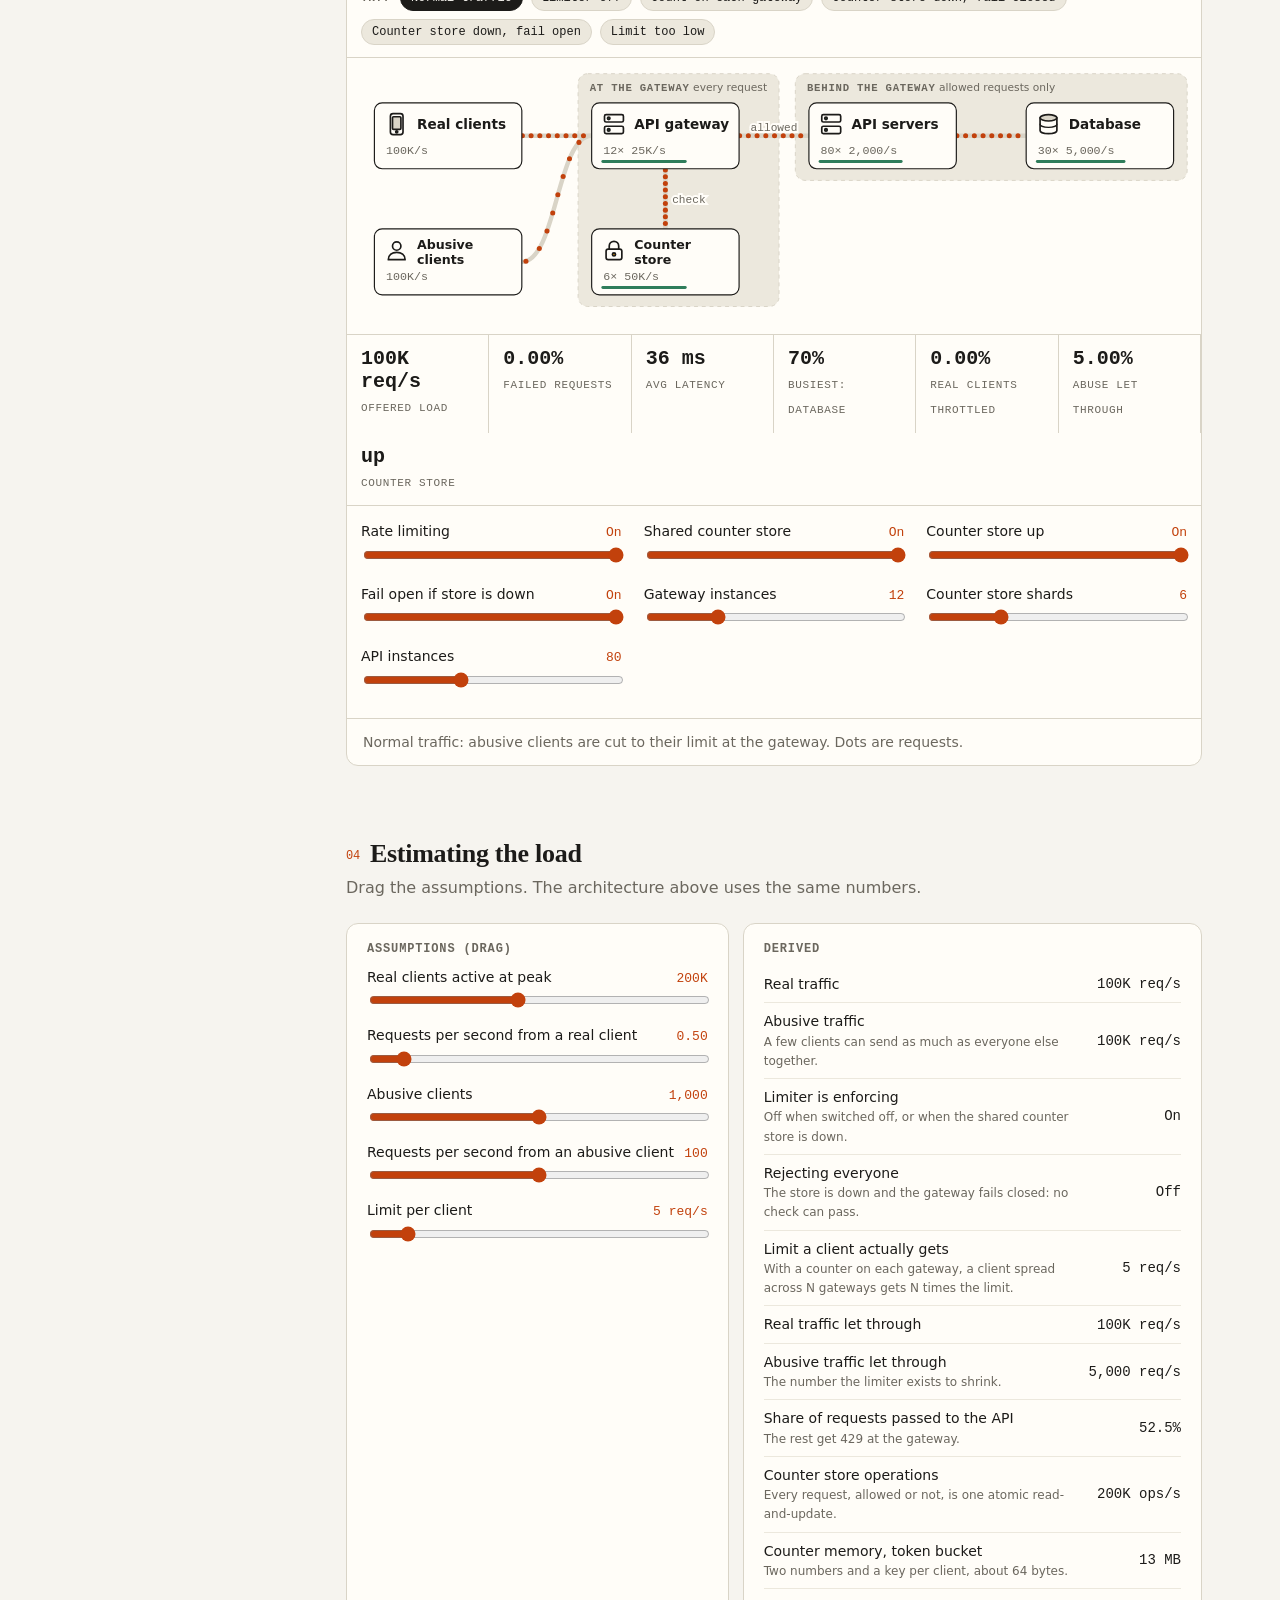
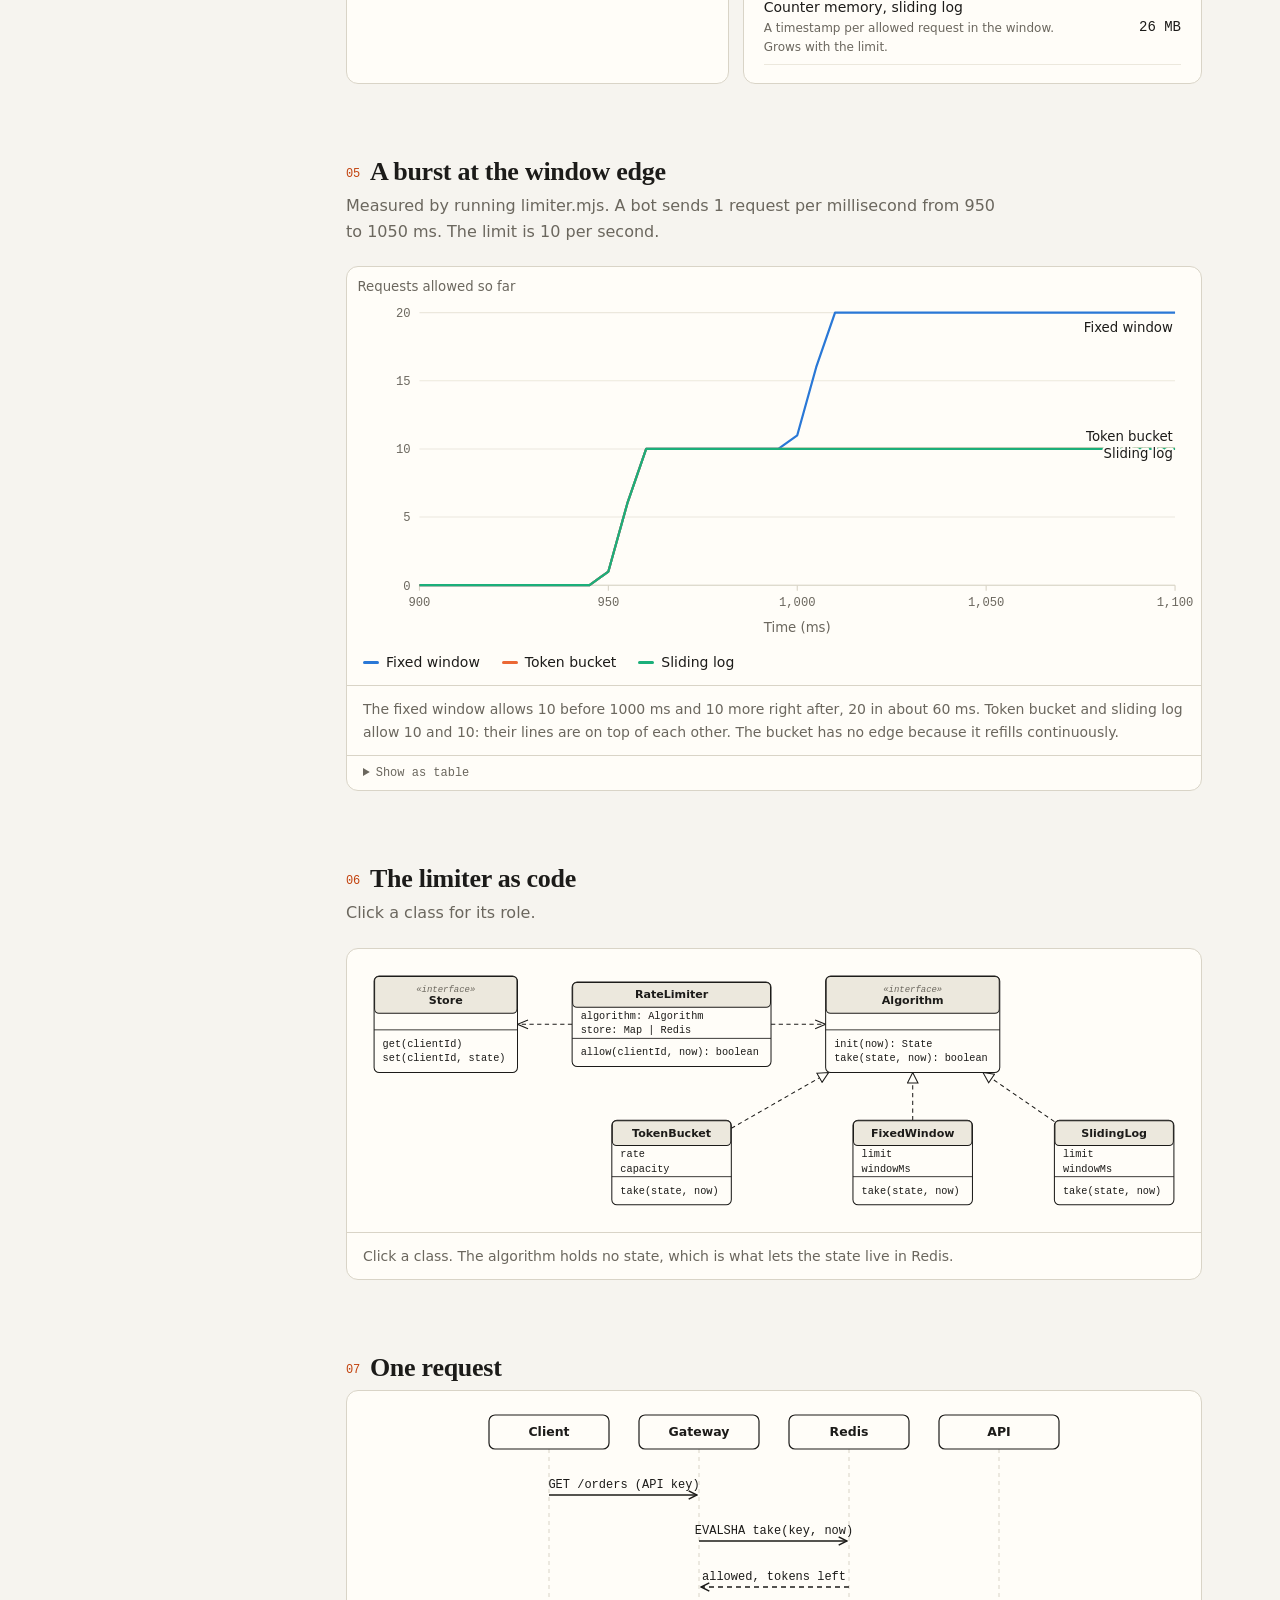
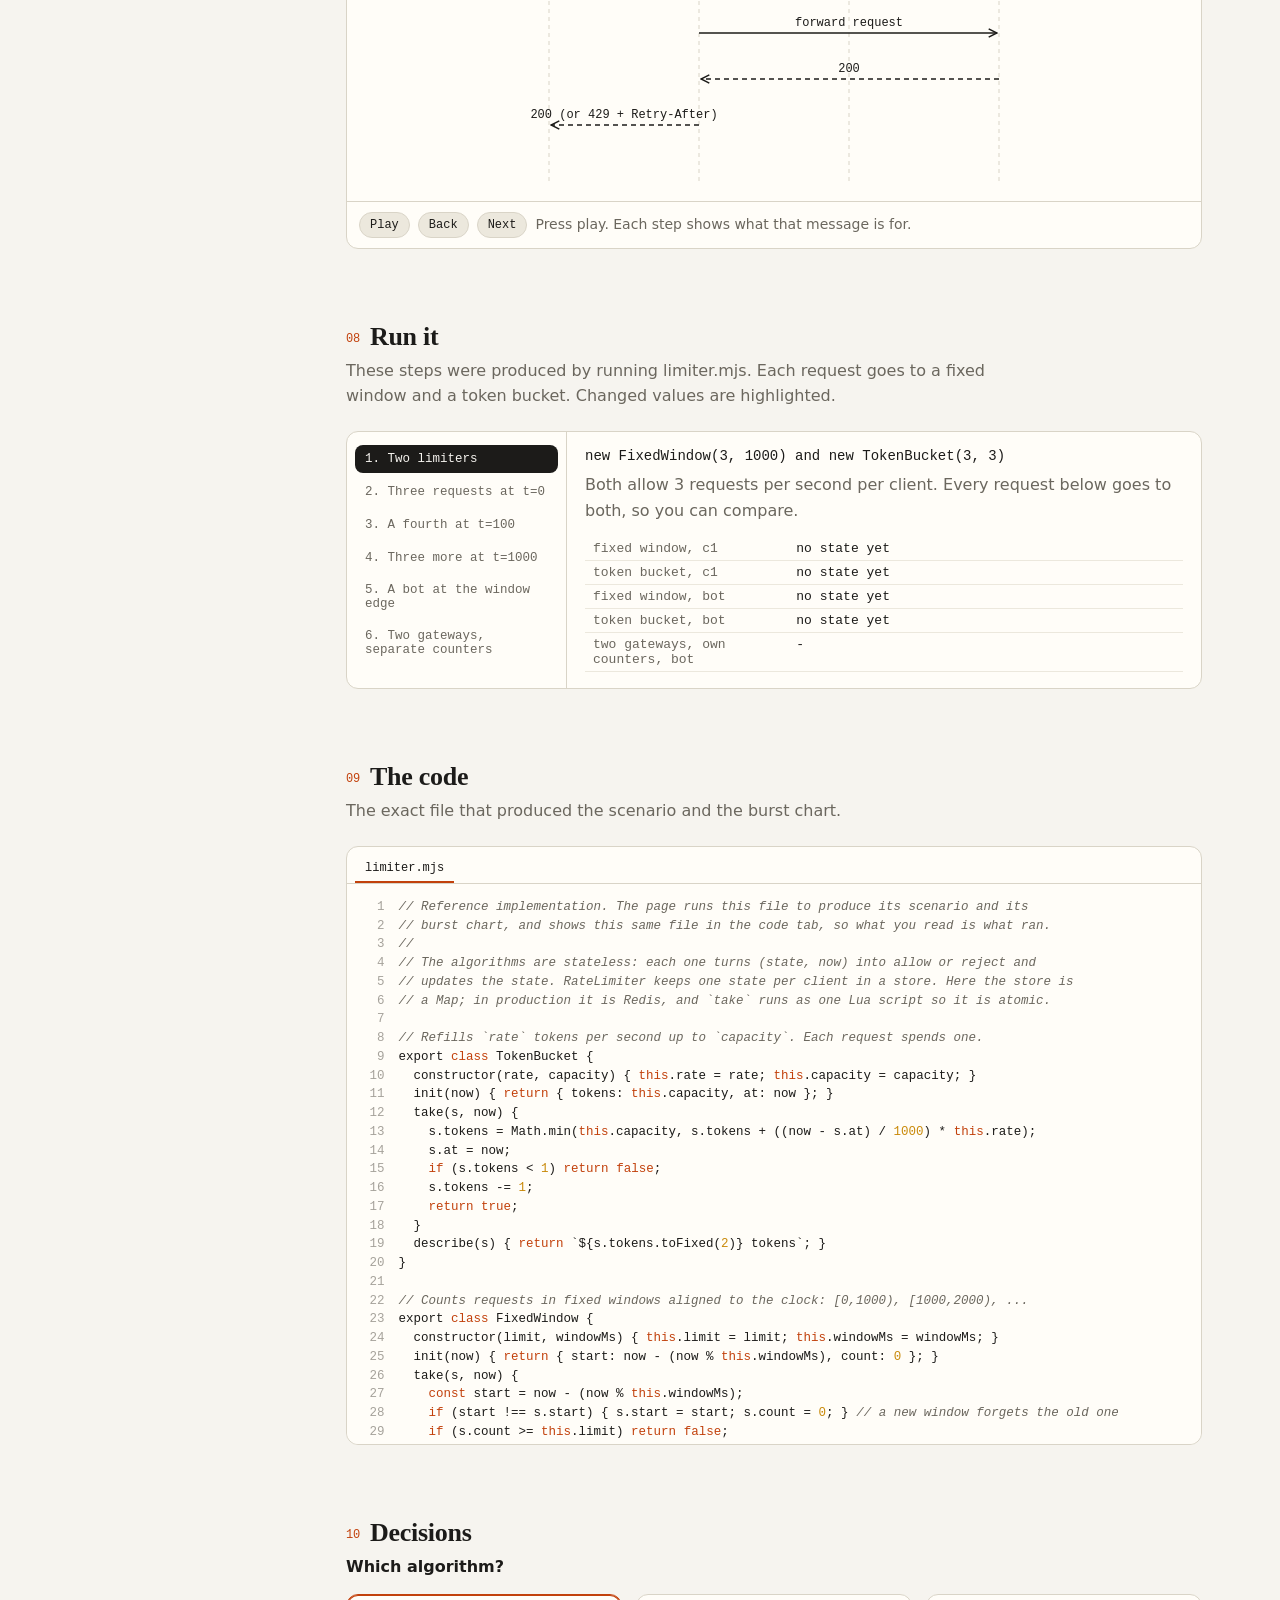
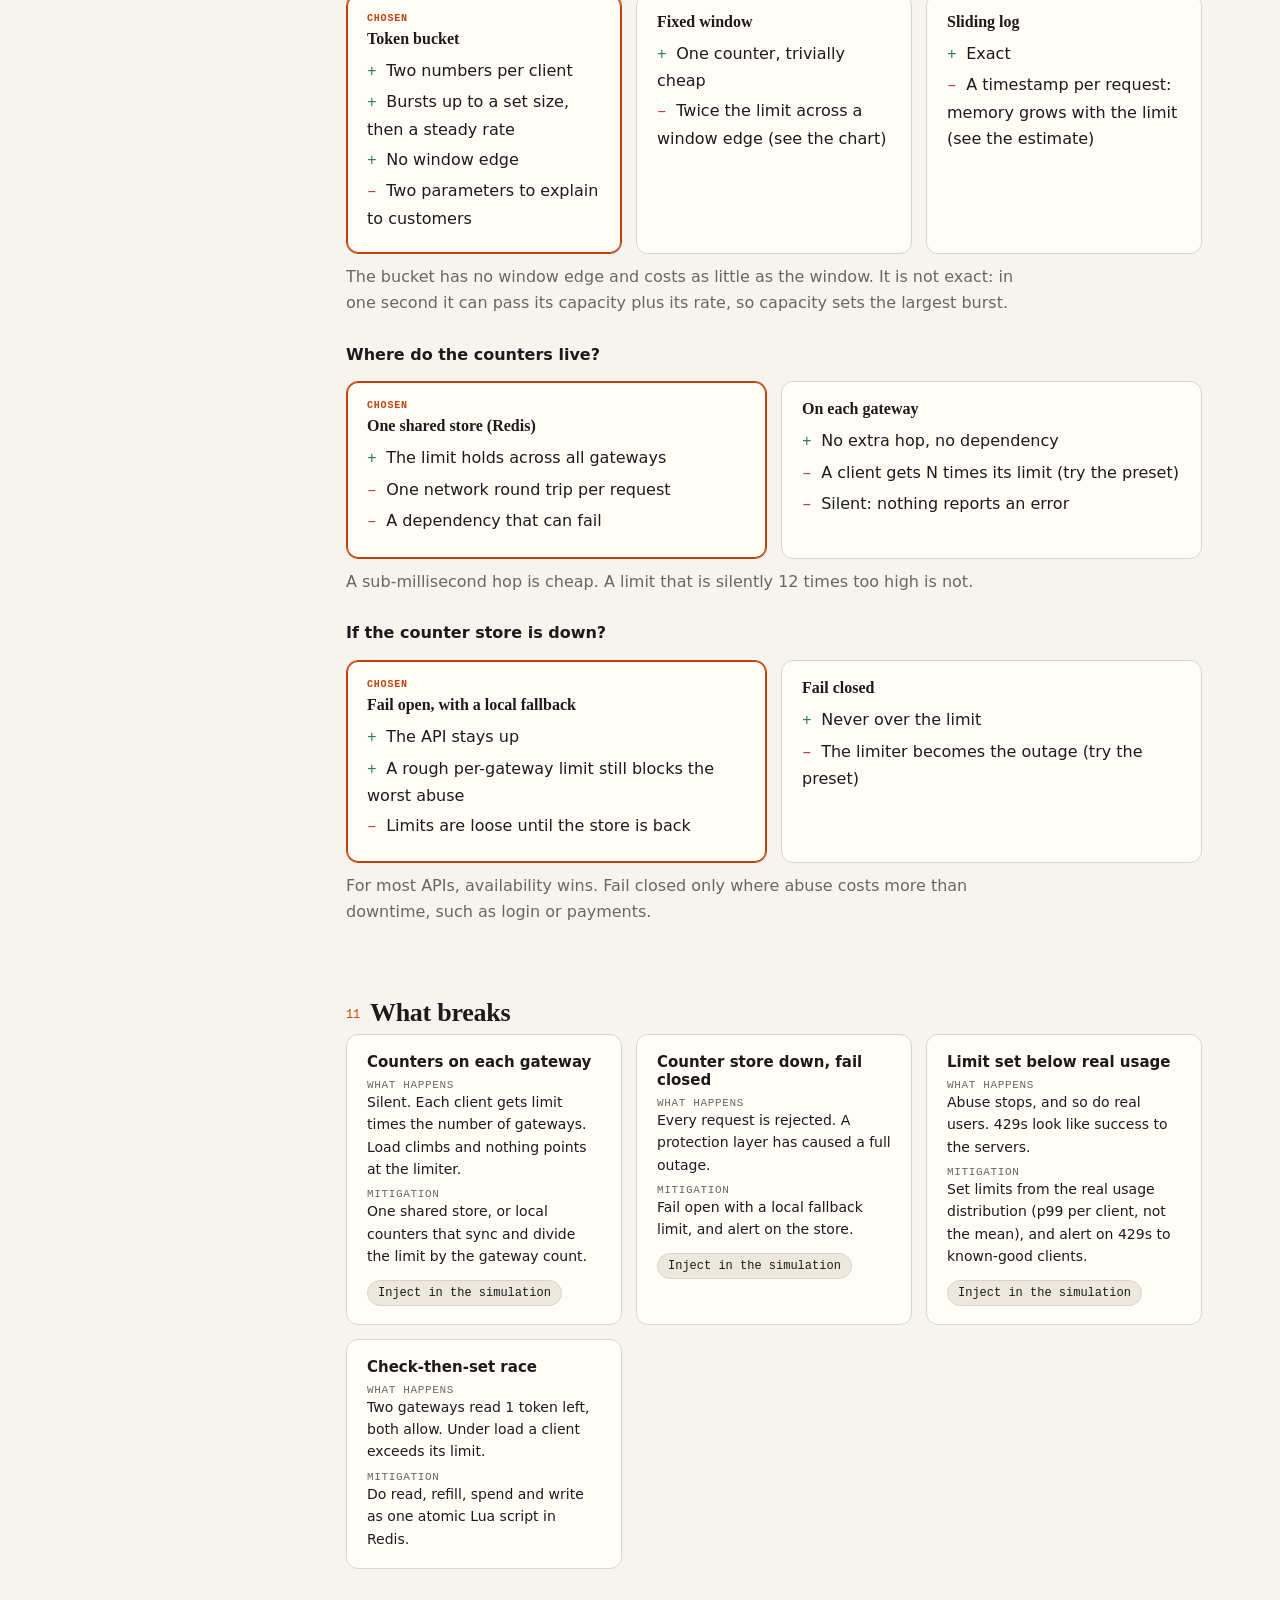
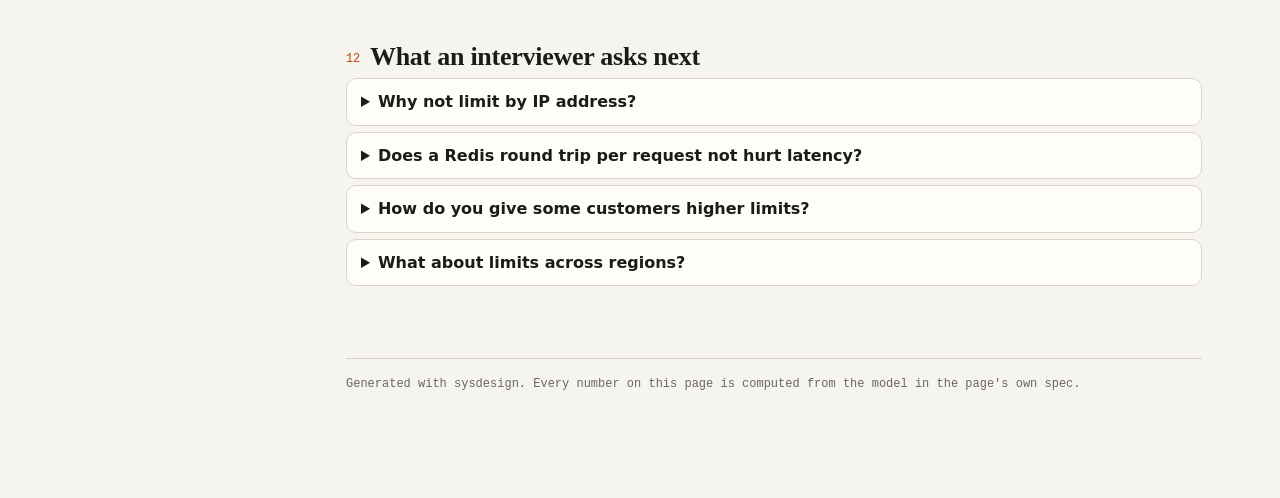
<file: examples/rate-limiter/index.html>
<!doctype html>
<html lang="en"><head><meta charset="utf-8"><meta name="viewport" content="width=device-width,initial-scale=1">
<title>Rate limiter</title>
<style>:root{
  --bg:#f6f4ef; --panel:#fffdf8; --ink:#1c1b19; --mute:#6b675e; --line:#d9d4c7; --faint:#ece8dd;
  --accent:#c2410c; --cool:#2f7d5b; --warm:#c98a0b; --hot:#c0392b;
  --mono:ui-monospace,"SF Mono",Menlo,Consolas,monospace;
  --sans:ui-sans-serif,system-ui,-apple-system,"Segoe UI",Roboto,sans-serif;
  --serif:ui-serif,Georgia,"Times New Roman",serif;
  /* chart series, fixed order (validated for colour-vision deficiency on --panel) */
  --s1:#2a78d6; --s2:#eb6834; --s3:#1baf7a; --s4:#eda100;
}
:root[data-theme=dark]{
  --bg:#141412; --panel:#1b1b18; --ink:#ece9e0; --mute:#9a958a; --line:#34322c; --faint:#24231f;
  --accent:#fb923c; --cool:#4ca97e; --warm:#e0a526; --hot:#e5584a;
  --s1:#3987e5; --s2:#d95926; --s3:#199e70; --s4:#c98500;
}
*{box-sizing:border-box}
html{scroll-behavior:smooth}
body{margin:0;background:var(--bg);color:var(--ink);font:16px/1.6 var(--sans);-webkit-font-smoothing:antialiased}
.wrap{display:grid;grid-template-columns:220px minmax(0,1fr);gap:48px;max-width:1180px;margin:0 auto;padding:0 28px}
nav.toc{position:sticky;top:0;align-self:start;height:100vh;padding:40px 0;overflow:auto;font-size:13px}
nav.toc .brand{font:600 11px var(--mono);letter-spacing:.08em;text-transform:uppercase;color:var(--mute);margin-bottom:18px}
nav.toc a{display:block;padding:5px 0 5px 12px;color:var(--mute);text-decoration:none;border-left:2px solid var(--line)}
nav.toc a:hover{color:var(--ink)}
nav.toc a.on{color:var(--ink);border-left-color:var(--accent)}
nav.toc button{margin-top:18px;font:12px var(--mono);background:none;border:1px solid var(--line);color:var(--mute);padding:4px 10px;border-radius:6px;cursor:pointer}
main{padding:56px 0 120px;min-width:0}
header.hero{margin-bottom:56px}
.kind{display:inline-block;font:600 11px var(--mono);letter-spacing:.1em;text-transform:uppercase;color:var(--accent);border:1px solid var(--accent);padding:2px 8px;border-radius:99px}
h1{font:600 clamp(32px,5vw,48px)/1.1 var(--serif);letter-spacing:-.02em;margin:16px 0 10px}
.sub{font-size:19px;color:var(--mute);max-width:60ch;margin:0}
.idea{margin:28px 0 0;padding:18px 22px;border-left:3px solid var(--accent);background:var(--panel);font:italic 20px/1.45 var(--serif);max-width:62ch}
.idea small{display:block;font:600 11px var(--mono);font-style:normal;letter-spacing:.08em;text-transform:uppercase;color:var(--mute);margin-bottom:6px}
section{margin:0 0 72px;scroll-margin-top:24px}
section>h2{font:600 26px/1.2 var(--serif);margin:0 0 6px;letter-spacing:-.01em}
section>h2 .n{font:500 12px var(--mono);color:var(--accent);margin-right:10px;vertical-align:middle}
section>.lede{color:var(--mute);margin:0 0 22px;max-width:64ch}
p{margin:0 0 14px;max-width:68ch}
code{font:.88em var(--mono);background:var(--faint);padding:1px 5px;border-radius:4px}
.card{background:var(--panel);border:1px solid var(--line);border-radius:12px;padding:18px 20px}
.grid{display:grid;gap:14px}
.g2{grid-template-columns:repeat(auto-fit,minmax(260px,1fr))}
.g3{grid-template-columns:repeat(auto-fit,minmax(200px,1fr))}
.card h3{font:600 12px var(--mono);letter-spacing:.07em;text-transform:uppercase;color:var(--mute);margin:0 0 10px}
.card ul{margin:0;padding-left:18px}
.card li{margin:4px 0}
.tag{font:11px var(--mono);color:var(--mute);border:1px solid var(--line);border-radius:99px;padding:1px 8px;margin-right:6px}
/* estimation */
.est{display:grid;grid-template-columns:minmax(0,1fr) minmax(0,1.2fr);gap:14px}
@media(max-width:820px){.est{grid-template-columns:1fr}}
.inp{display:grid;grid-template-columns:1fr auto;gap:2px 10px;margin-bottom:14px;align-items:baseline}
.inp label{font-size:14px}
.inp output{font:13px var(--mono);color:var(--accent)}
.inp input[type=range]{grid-column:1/-1;width:100%;accent-color:var(--accent)}
.rows{width:100%;border-collapse:collapse;font-size:14px}
.rows td{padding:7px 0;border-bottom:1px solid var(--faint)}
.rows td:last-child{text-align:right;font:14px var(--mono);white-space:nowrap}
.rows .why{display:block;font-size:12px;color:var(--mute)}
/* api + data */
.ep{display:grid;grid-template-columns:auto 1fr;gap:4px 12px;align-items:baseline}
.ep .m{font:600 12px var(--mono);padding:2px 8px;border-radius:5px;background:var(--faint)}
.ep .m.POST,.ep .m.PUT,.ep .m.DELETE,.ep .m.PATCH{color:var(--accent)}
.ep .p{font:14px var(--mono)}
.ep .d{grid-column:2;color:var(--mute);font-size:14px}
.ep pre{grid-column:2;margin:4px 0 0}
pre{background:var(--faint);padding:10px 12px;border-radius:8px;overflow:auto;font:12.5px/1.5 var(--mono);margin:0}
table.cols{width:100%;border-collapse:collapse;font:13px var(--mono)}
table.cols td{padding:3px 8px 3px 0;vertical-align:top}
table.cols td.t{color:var(--mute)}
table.cols td.k{color:var(--accent);width:2.5em}
table.cols td.nt{color:var(--mute);font-family:var(--sans);font-size:12px}
.store{font:11px var(--mono);color:var(--mute);float:right}
/* sim */
.sim{padding:0;overflow:hidden}
.sim .bar{display:flex;flex-wrap:wrap;gap:8px;padding:12px 14px;border-bottom:1px solid var(--line)}
.chip{font:12px var(--mono);background:var(--faint);border:1px solid var(--line);color:var(--ink);padding:5px 10px;border-radius:99px;cursor:pointer}
.chip:hover{border-color:var(--accent)}
.chip.on{background:var(--ink);color:var(--bg);border-color:var(--ink)}
.stage{overflow-x:auto;padding:6px 8px}
.stage svg{display:block;min-width:720px;width:100%;height:auto}
.metrics{display:grid;grid-template-columns:repeat(auto-fit,minmax(130px,1fr));border-top:1px solid var(--line)}
.metric{padding:12px 14px;border-right:1px solid var(--line)}
.metric:last-child{border-right:0}
.metric b{display:block;font:600 20px var(--mono)}
.metric span{font:11px var(--mono);letter-spacing:.06em;text-transform:uppercase;color:var(--mute)}
.metric.bad b{color:var(--hot)}
.metric.warn b{color:var(--warm)}
.ctrls{display:grid;grid-template-columns:repeat(auto-fit,minmax(220px,1fr));gap:4px 22px;padding:14px;border-top:1px solid var(--line)}
.simnote{padding:12px 16px;border-top:1px solid var(--line);font-size:14px;color:var(--mute);min-height:3.4em}
.simnote b{color:var(--ink)}
.node rect.box{stroke:var(--ink);stroke-width:1.2;rx:8;fill:color-mix(in srgb,var(--hot) calc(var(--u)*100%),var(--panel))}
.node.sel rect.box{stroke:var(--accent);stroke-width:2.4}
.node.dead rect.box{stroke:var(--hot);stroke-dasharray:4 3}
.node text{fill:var(--ink);font:600 14px var(--sans);pointer-events:none}
.node text.nl.two{font-size:13px}
symbol .p,symbol .m,symbol .n,symbol .a,symbol .g,symbol .k{stroke:var(--ink);stroke-linejoin:round;stroke-linecap:round}
symbol .p{fill:var(--panel)}symbol .m{fill:var(--line)}symbol .n{fill:none}
symbol .a{fill:var(--warm)}symbol .g{fill:var(--cool)}symbol .k{fill:var(--ink)}
.node text.s{font:12px var(--mono);fill:var(--mute)}
.node:hover rect.box{stroke:var(--accent)}
.node{cursor:pointer}
.ubar{fill:var(--cool)}
.ubar.warn{fill:var(--warm)}.ubar.hot{fill:var(--hot)}
.edge{fill:none;stroke:var(--line);stroke-linecap:round}
.edge.async{stroke-dasharray:5 4}
.elabel{font:11.5px var(--mono);fill:var(--mute);paint-order:stroke;stroke:var(--panel);stroke-width:4px}
/* lanes and walkthroughs */
.lane{fill:var(--faint);stroke:var(--line);stroke-dasharray:4 4}
.lanel{font:600 11px var(--mono);letter-spacing:.07em;text-transform:uppercase;fill:var(--mute);paint-order:stroke;stroke:var(--faint);stroke-width:5px;stroke-linejoin:round}
.lanen{font:400 11px var(--sans);letter-spacing:0;text-transform:none}
.sim .bar.flows{background:var(--faint)}
.barl{font:600 11px var(--mono);letter-spacing:.06em;text-transform:uppercase;color:var(--mute);align-self:center;margin-right:2px}
svg.walking .node:not(.hl),svg.walking .elabel{opacity:.3}
svg.walking .edge:not(.hl){opacity:.25}
svg.walking .dot{opacity:.25}
.edge.hl{stroke:var(--accent);stroke-width:3.5}
.node.hl rect.box{stroke:var(--accent);stroke-width:2.6}
.walk{border-top:1px solid var(--line);padding:12px 16px;background:var(--panel)}
.wctl{display:flex;flex-wrap:wrap;gap:8px;align-items:center;margin-bottom:6px}
.wcount{font:600 12px var(--mono);color:var(--accent);margin-right:6px}
.wtext{font-size:16px;max-width:70ch}
.chip:disabled{opacity:.4;cursor:default}
.dot{fill:var(--accent)}
.dot.async{fill:var(--mute)}
.detail{padding:14px 16px;border-top:1px solid var(--line);font-size:14px;display:grid;gap:4px 18px;grid-template-columns:auto 1fr}
.detail dt{font:11px var(--mono);letter-spacing:.06em;text-transform:uppercase;color:var(--mute);padding-top:2px}
.detail dd{margin:0}
/* tradeoffs, failures, qa */
.opt{display:flex;flex-direction:column;gap:6px}
.opt.pick{border-color:var(--accent);box-shadow:0 0 0 1px var(--accent) inset}
.opt h4{margin:0;font:600 16px var(--serif)}
.opt .badge{font:600 10px var(--mono);letter-spacing:.08em;text-transform:uppercase;color:var(--accent)}
.pro::before{content:"+ ";color:var(--cool);font-family:var(--mono)}
.con::before{content:"– ";color:var(--hot);font-family:var(--mono)}
.q{margin:0 0 6px}
.q summary{cursor:pointer;padding:10px 14px;background:var(--panel);border:1px solid var(--line);border-radius:10px;font-weight:600}
.q[open] summary{border-bottom-left-radius:0;border-bottom-right-radius:0}
.q .a{padding:12px 16px;border:1px solid var(--line);border-top:0;border-radius:0 0 10px 10px;background:var(--panel)}
.fail h4{margin:0 0 6px;font:600 15px var(--sans)}
.fail dl{margin:0;font-size:14px}.fail dt{font:11px var(--mono);letter-spacing:.06em;text-transform:uppercase;color:var(--mute);margin-top:8px}.fail dd{margin:0}
/* lld */
.diagram{padding:10px;overflow-x:auto}
.diagram svg{display:block;margin:0 auto;max-width:100%;height:auto}
.cls rect{fill:var(--panel);stroke:var(--ink);stroke-width:1.2}
.cls .hd{fill:var(--faint)}
.cls text{font:12px var(--mono);fill:var(--ink)}
.cls text.h{font:600 13px var(--sans)}
.cls text.st{font:italic 10.5px var(--mono);fill:var(--mute)}
.cls{cursor:pointer}
.cls.sel rect.fr{stroke:var(--accent);stroke-width:2.4}
.rel{stroke:var(--ink);fill:none;stroke-width:1.2}
.rel.dash{stroke-dasharray:5 4}
.rl{font:10.5px var(--mono);fill:var(--mute);paint-order:stroke;stroke:var(--panel);stroke-width:4px}
.life{stroke:var(--line);stroke-dasharray:4 4}
.actor rect{fill:var(--panel);stroke:var(--ink);stroke-width:1.2;rx:6}
.actor text{font:600 12.5px var(--sans);fill:var(--ink)}
.msg{transition:opacity .2s}
.msg.off{opacity:.22}
.msg line,.msg path{stroke:var(--ink);fill:none;stroke-width:1.3}
.msg.ret line{stroke-dasharray:5 4}
.msg.on line,.msg.on path{stroke:var(--accent);stroke-width:2}
.msg text{font:12px var(--mono);fill:var(--ink)}
.msg.on text{fill:var(--accent)}
.st rect.sb{fill:var(--panel);stroke:var(--ink);stroke-width:1.2}
.stn text{font:600 13px var(--sans);fill:var(--ink)}
.stn.cur rect.sb{fill:var(--ink)}.stn.cur text{fill:var(--bg)}
.stn.term rect.sb{stroke-width:2.6}
.tr{stroke:var(--ink);fill:none;stroke-width:1.2}
.tr.live{stroke:var(--accent);stroke-width:2.2}
.tl{font:11px var(--mono);fill:var(--mute);paint-order:stroke;stroke:var(--panel);stroke-width:4px}
.ctl{display:flex;flex-wrap:wrap;gap:8px;align-items:center;padding:10px 12px;border-top:1px solid var(--line)}
.ctl .grow{flex:1;color:var(--mute);font-size:14px;min-width:200px}
.steps{display:grid;grid-template-columns:220px minmax(0,1fr);}
@media(max-width:820px){.steps{grid-template-columns:1fr}}
.steps ol{list-style:none;margin:0;padding:8px;border-right:1px solid var(--line);max-height:420px;overflow:auto}
.steps li button{width:100%;text-align:left;background:none;border:0;border-radius:8px;padding:7px 10px;font:12.5px var(--mono);color:var(--mute);cursor:pointer}
.steps li button.on{background:var(--ink);color:var(--bg)}
.steps .pane{padding:16px 18px}
.steps .call{font:14px var(--mono);margin:0 0 8px}
.kv{width:100%;border-collapse:collapse;font:13px var(--mono);margin-top:10px}
.kv td{padding:4px 8px;border-bottom:1px solid var(--faint);vertical-align:top}
.kv td:first-child{color:var(--mute);width:34%}
.kv tr.chg td:last-child{color:var(--accent);font-weight:600}
.tabs{display:flex;gap:4px;padding:8px 8px 0;border-bottom:1px solid var(--line)}
.tabs button{font:12px var(--mono);background:none;border:0;border-bottom:2px solid transparent;padding:6px 10px;color:var(--mute);cursor:pointer}
.tabs button.on{color:var(--ink);border-bottom-color:var(--accent)}
pre.code{border-radius:0 0 12px 12px;background:var(--panel);padding:14px 0;counter-reset:l;max-height:560px}
pre.code .ln{display:block;padding:0 16px 0 0;white-space:pre}
pre.code .ln::before{counter-increment:l;content:counter(l);display:inline-block;width:3em;padding-right:14px;text-align:right;color:var(--mute);opacity:.6}
.tk-k{color:var(--accent)}.tk-s{color:var(--cool)}.tk-c{color:var(--mute);font-style:italic}.tk-n{color:var(--warm)}
footer{color:var(--mute);font:12px var(--mono);border-top:1px solid var(--line);padding-top:18px}
@media(max-width:900px){.wrap{grid-template-columns:1fr;gap:0;padding:0 18px}nav.toc{display:none}}
/* chart */
.viz .ctrls.top{border-top:0;border-bottom:1px solid var(--line)}
.plot{position:relative;padding:8px 6px 0}
.plot svg{display:block;width:100%;height:auto;touch-action:pan-y}
.plot text{font:11px var(--mono);fill:var(--mute)}
.plot .an{font:12px var(--sans);fill:var(--mute)}
.plot .cg{stroke:var(--faint)}
.plot .ca{stroke:var(--line)}
.plot .cs{fill:none;stroke-width:2;stroke-linejoin:round;stroke-linecap:round}
.plot .cl{font:12px var(--sans);fill:var(--ink);paint-order:stroke;stroke:var(--panel);stroke-width:4px;stroke-linejoin:round}
.plot .cm{stroke:var(--ink);stroke-dasharray:3 3;opacity:.45}
.plot .cmt{font:600 11px var(--mono);fill:var(--ink)}
.plot .cx{stroke:var(--mute);opacity:0;pointer-events:none}
.plot .cd{stroke:var(--panel);stroke-width:2;pointer-events:none}
.cs.s0{stroke:var(--s1)}.cs.s1{stroke:var(--s2)}.cs.s2{stroke:var(--s3)}.cs.s3{stroke:var(--s4)}
.cd.s0{fill:var(--s1)}.cd.s1{fill:var(--s2)}.cd.s2{fill:var(--s3)}.cd.s3{fill:var(--s4)}
.legend i,.tip i{display:inline-block;width:16px;height:3px;border-radius:2px;vertical-align:middle;margin-right:7px}
i.s0{background:var(--s1)}i.s1{background:var(--s2)}i.s2{background:var(--s3)}i.s3{background:var(--s4)}
.legend{display:flex;flex-wrap:wrap;gap:6px 22px;padding:10px 16px 12px;font-size:14px}
.legend b{font:600 14px var(--mono);margin-left:8px}
.tip{position:absolute;display:none;pointer-events:none;background:var(--panel);border:1px solid var(--line);border-radius:8px;padding:8px 10px;font-size:13px;box-shadow:0 4px 14px rgba(0,0,0,.12);min-width:170px;z-index:2}
.tip .th{font:12px var(--mono);color:var(--mute);margin-bottom:4px}
.tip b{font:600 13px var(--mono);margin-left:8px;float:right}
.tview{border-top:1px solid var(--line);padding:10px 16px;font-size:14px}
.tview summary{cursor:pointer;color:var(--mute);font:12px var(--mono)}
.tbl{width:100%;border-collapse:collapse;margin-top:8px;font:13px var(--mono)}
.tbl th{text-align:right;font:600 11px var(--mono);color:var(--mute);padding:4px 0 6px;border-bottom:1px solid var(--line)}
.tbl td{text-align:right;padding:4px 0;border-bottom:1px solid var(--faint)}
.tbl th:first-child,.tbl td:first-child{text-align:left}
@media(prefers-reduced-motion:reduce){html{scroll-behavior:auto}}

.tokdot{fill:var(--accent);stroke:var(--panel);stroke-width:1.5}
.tokpill{fill:var(--accent)}
.toklabel{fill:#fff;font:600 11px var(--mono);pointer-events:none}

:root[data-theme=dark] .toklabel{fill:var(--bg)}

.fpic{overflow-x:auto;padding:8px;border-top:1px solid var(--line);background:var(--panel)}
.fpic svg{display:block;max-width:none}
.fpic .fllabel{fill:var(--ink);font:600 12px var(--sans)}
.fpic .flline{stroke:var(--line);stroke-dasharray:4 4}
.fpic .fharrow{stroke:var(--ink);stroke-width:1.6;fill:none}
.fpic .fhdot{fill:var(--ink)}
.fpic .fhlabel{fill:var(--ink);font:12px var(--mono)}
.fpic .fhband{fill:var(--accent);opacity:0;pointer-events:all;fill-opacity:0}
.fpic .fh{cursor:pointer}
.fpic .fh.done{opacity:.45}
.fpic .fh.todo{opacity:.2}
.fpic .fh.cur .fhband{opacity:.16;fill-opacity:1}
.fpic .fh.cur .fharrow{stroke:var(--accent);stroke-width:2.6}
.fpic .fh.cur .fhdot{fill:var(--accent)}
.fpic .fh.cur .fhlabel{fill:var(--accent);font-weight:600}
.fpic .fpmk{fill:var(--ink)}
.fpic .fpmkcur{fill:var(--accent)}
</style></head>
<body><div id="root"></div>
<script id="spec" type="application/json">{"kind":["hld","lld"],"title":"Rate limiter","subtitle":"Capping how fast each client can call an API, across a fleet of gateways, without slowing down everyone else.","idea":"A limit is only as good as the counter behind it. Count in one shared place, with an algorithm that has no window edge to exploit, or a client quietly gets several times its limit.","sections":[{"type":"text","title":"The big picture","body":["An API serves many clients. A few of them, such as scrapers or a broken retry loop, can send more traffic than everyone else together. A **rate limiter** caps how many requests each client may make per second, so one client cannot slow the API down for all the others.","It sits in the **gateway**, the front door every request passes through. For each request it checks a counter for that client and either lets the request through or answers **429 Too Many Requests**.","Two things make it hard. The counter must be shared by every gateway server, or each one enforces the full limit on its own. And the counting rule must have no gap a client can exploit. Walk through a normal request and a flood below, then try breaking it."]},{"type":"requirements","title":"What we are building","functional":["Each client (API key or user) may make at most L requests per second, with short bursts allowed.","Requests over the limit get HTTP 429 with a Retry-After header.","The limit holds across every gateway, not per gateway.","Limits can differ per client tier and change without a deploy."],"nonfunctional":["Adds under 2 ms to each request.","A limiter outage must not take the API down with it.","Real users at normal rates are never throttled."],"outOfScope":["Billing and quotas per month","DDoS at the network layer (handled before the gateway)","Per-endpoint cost weighting"]},{"type":"arch","title":"The architecture","lede":"Start with **How it works**: pick a walkthrough and press Next. Then pick something to **Try** and watch what real clients would notice. Click any box for what it does.","latencyBudget":100,"intro":"Normal traffic: abusive clients are cut to their limit at the gateway. Dots are requests.","groups":[{"id":"edge","label":"At the gateway","note":"every request"},{"id":"backend","label":"Behind the gateway","note":"allowed requests only"}],"nodes":[{"id":"users","label":"Real clients","col":0,"row":0,"kind":"clients","rps":"=r.legitRps","role":"People and apps using the API normally.","why":"The traffic the API exists for. The failure rate shown is theirs."},{"id":"bots","label":"Abusive clients","icon":"user","col":0,"row":1,"kind":"clients","rps":"=r.botRps","internal":true,"role":"Scrapers, broken retry loops, credential stuffing.","why":"Load that must be cut before it reaches the API. Excluded from the failure rate: their 429s are the point."},{"id":"gw","label":"API gateway","group":"edge","col":1,"row":0,"instances":"=p.gwInst","cap":25000,"ms":1,"role":"Terminates requests and asks the limiter before passing them on.","why":"The one place every request passes, so the only place a limit can be enforced cheaply.","scale":"Stateless, add instances. Their count matters only if counters are local.","fails":"Saturates if abusive traffic grows past what it can reject."},{"id":"redis","label":"Counter store","icon":"lock","group":"edge","col":1,"row":1,"kind":"store","instances":"=p.shards*p.redisUp","cap":50000,"ms":0.5,"role":"One counter per client, shared by every gateway (Redis).","why":"A limit across N gateways needs one count. The check-and-update runs as one Lua script, so two gateways cannot both spend the last token.","scale":"Shard by client id.","fails":"If it is down, the gateway must choose: fail open (no limits) or fail closed (reject everyone)."},{"id":"api","label":"API servers","group":"backend","col":2,"row":0,"instances":"=p.apiInst","cap":2000,"ms":15,"role":"Does the actual work.","why":"Sized for real traffic plus headroom, not for abuse.","scale":"Add instances.","fails":"Overloaded the moment abusive traffic gets through."},{"id":"db","label":"Database","group":"backend","col":3,"row":0,"kind":"store","instances":30,"cap":5000,"ms":5,"role":"Source of truth behind the API.","why":"The most expensive thing to protect. Most limits exist to keep load off it.","scale":"Read replicas and shards, slowly.","fails":"Falls over after the API does."}],"edges":[{"from":"users","to":"gw"},{"from":"bots","to":"gw"},{"from":"gw","to":"redis","call":true,"share":"=p.on*p.central*(p.redisUp+(1-p.redisUp)*(1-p.failOpen))","label":"check"},{"from":"gw","to":"api","share":"=r.passFrac","label":"allowed"},{"from":"api","to":"db","call":true}],"flows":[{"label":"A normal request","steps":[{"path":["users","gw"],"carry":"API request","text":"Your app calls the API. The **gateway** identifies the client by its API key."},{"path":["gw","redis"],"carry":"limit check","text":"It asks the **counter store** (Redis): does this client have a request left right now? Checking and counting happen in one atomic step, so two gateways cannot both spend the last one."},{"path":["gw","api"],"carry":"allowed request","text":"The answer is yes, so the request goes on to the **API servers**..."},{"path":["api","db"],"carry":"db query","text":"...which do the work and read the **database**."},{"path":["api","gw","users"],"carry":"response","text":"The answer goes back. The limiter added about 1.5 ms, inside the 2 ms budget."}]},{"label":"A scraper floods the API","steps":[{"path":["bots","gw"],"carry":"100 req/s","text":"A scraper sends 100 requests a second: 20 times the limit of 5."},{"path":["gw","redis"],"carry":"limit check","text":"The counter store allows its first 5 each second and refuses the rest."},{"path":["gw","bots"],"carry":"429 rejects","text":"The gateway answers the refused ones with **429 Too Many Requests** and a time to retry. They never reach the API, so real clients are not slowed down."}]},{"label":"The counter store goes down","steps":[{"path":["gw","redis"],"carry":"limit check","text":"The gateway cannot check anyone's limit. It has to choose what to do."},{"path":["gw","api"],"carry":"unchecked reqs","text":"**Fail open**: let requests through unchecked. The API stays up, but abuse gets through too. Try \"Counter store down, fail open\"."},{"path":["gw","users"],"carry":"refused reqs","text":"**Fail closed**: refuse every request. Abuse stops, and so does everyone else. Try \"Counter store down, fail closed\"."}]}],"presets":[{"label":"Normal traffic","set":{},"note":"Central counters, limiter on. Abusive clients are cut to 5 req/s each, the API runs at about two thirds."},{"label":"Limiter off","set":{"on":0},"expect":"=m.nodes.api.util > 1 && m.err > 0.1","note":"Abusive traffic reaches the API. Watch the API servers pass 100% and real clients start failing."},{"label":"Count on each gateway","set":{"central":0},"expect":"=r.botAllowed/r.botRps > 0.5 && m.nodes.api.util > 0.95 && m.nodes.db.util > 1","note":"No counter store and no errors on the limiter, but each client now gets 12 times its limit. The API fills up and the database tips over, and nothing points at the limiter."},{"label":"Counter store down, fail closed","set":{"redisUp":0,"failOpen":0},"expect":"=m.err > 0.99","note":"Every check fails, so every request is rejected, real clients included. The limiter has become the outage."},{"label":"Counter store down, fail open","set":{"redisUp":0,"failOpen":1},"expect":"=r.botAllowed/r.botRps > 0.99 && m.nodes.api.util > 1.2 && m.err > 0.2","note":"Requests skip the check and nothing is limited. The API survives only if it has headroom for the abuse. Here it does not: the API servers run at 125% and a quarter of real requests fail."},{"label":"Limit too low","set":{"limit":0.3},"expect":"=1-r.legitAllowed/r.legitRps > 0.3 && r.botAllowed/r.botRps \u003c 0.01","note":"Abuse is crushed, but watch the throttled metric: real clients averaging 0.5 req/s now get 429s."}],"controls":[{"id":"on","label":"Rate limiting","value":1,"min":0,"max":1,"step":1,"fmt":"onoff"},{"id":"central","label":"Shared counter store","value":1,"min":0,"max":1,"step":1,"fmt":"onoff"},{"id":"redisUp","label":"Counter store up","value":1,"min":0,"max":1,"step":1,"fmt":"onoff"},{"id":"failOpen","label":"Fail open if store is down","value":1,"min":0,"max":1,"step":1,"fmt":"onoff"},{"id":"gwInst","label":"Gateway instances","value":12,"min":2,"max":40,"step":1},{"id":"shards","label":"Counter store shards","value":6,"min":1,"max":20,"step":1},{"id":"apiInst","label":"API instances","value":80,"min":10,"max":200,"step":1}],"metrics":[{"label":"Real clients throttled","expr":"=1-r.legitAllowed/r.legitRps","fmt":"pct"},{"label":"Abuse let through","expr":"=r.botAllowed/r.botRps","fmt":"pct"},{"label":"Counter store","expr":"=p.redisUp ? 'up' : (p.failOpen ? 'down, open' : 'down, closed')","bad":"=!p.redisUp"}]},{"type":"estimation","title":"Estimating the load","lede":"Drag the assumptions. The architecture above uses the same numbers.","inputs":[{"id":"users","label":"Real clients active at peak","value":200000,"min":10000,"max":10000000,"log":true,"fmt":"si"},{"id":"userRate","label":"Requests per second from a real client","value":0.5,"min":0.1,"max":5,"step":0.1},{"id":"bots","label":"Abusive clients","value":1000,"min":10,"max":100000,"log":true,"fmt":"si"},{"id":"botRate","label":"Requests per second from an abusive client","value":100,"min":10,"max":1000,"log":true,"fmt":"si"},{"id":"limit","label":"Limit per client","value":5,"min":0.2,"max":50,"step":0.1,"unit":"req/s"}],"rows":[{"id":"legitRps","label":"Real traffic","expr":"=p.users*p.userRate","fmt":"si","unit":"req/s"},{"id":"botRps","label":"Abusive traffic","expr":"=p.bots*p.botRate","fmt":"si","unit":"req/s","why":"A few clients can send as much as everyone else together."},{"id":"enforce","label":"Limiter is enforcing","expr":"=p.on*(p.central ? p.redisUp : 1)","fmt":"onoff","why":"Off when switched off, or when the shared counter store is down."},{"id":"closed","label":"Rejecting everyone","expr":"=p.on*p.central*(1-p.redisUp)*(1-p.failOpen)","fmt":"onoff","why":"The store is down and the gateway fails closed: no check can pass."},{"id":"effLimit","label":"Limit a client actually gets","expr":"=p.limit*(p.central ? 1 : p.gwInst)","fmt":"si","unit":"req/s","why":"With a counter on each gateway, a client spread across N gateways gets N times the limit."},{"id":"legitAllowed","label":"Real traffic let through","expr":"=(1-r.closed)*p.users*(r.enforce ? min(p.userRate, r.effLimit) : p.userRate)","fmt":"si","unit":"req/s"},{"id":"botAllowed","label":"Abusive traffic let through","expr":"=(1-r.closed)*p.bots*(r.enforce ? min(p.botRate, r.effLimit) : p.botRate)","fmt":"si","unit":"req/s","why":"The number the limiter exists to shrink."},{"id":"passFrac","label":"Share of requests passed to the API","expr":"=(r.legitAllowed+r.botAllowed)/(r.legitRps+r.botRps)","fmt":"pct","why":"The rest get 429 at the gateway."},{"id":"counterOps","label":"Counter store operations","expr":"=(r.legitRps+r.botRps)*p.on*p.central","fmt":"si","unit":"ops/s","why":"Every request, allowed or not, is one atomic read-and-update."},{"id":"bucketBytes","label":"Counter memory, token bucket","expr":"=(p.users+p.bots)*64","fmt":"bytes","why":"Two numbers and a key per client, about 64 bytes."},{"id":"logBytes","label":"Counter memory, sliding log","expr":"=(p.users+p.bots)*(48+16*p.limit)","fmt":"bytes","why":"A timestamp per allowed request in the window. Grows with the limit."}]},{"type":"chart","title":"A burst at the window edge","lede":"Measured by running limiter.mjs. A bot sends 1 request per millisecond from 950 to 1050 ms. The limit is 10 per second.","x":{"label":"Time (ms)","values":[900,905,910,915,920,925,930,935,940,945,950,955,960,965,970,975,980,985,990,995,1000,1005,1010,1015,1020,1025,1030,1035,1040,1045,1050,1055,1060,1065,1070,1075,1080,1085,1090,1095,1100],"fmt":"int"},"y":{"label":"Requests allowed so far","min":0,"fmt":"int"},"series":[{"label":"Fixed window","y":[0,0,0,0,0,0,0,0,0,0,1,6,10,10,10,10,10,10,10,10,11,16,20,20,20,20,20,20,20,20,20,20,20,20,20,20,20,20,20,20,20]},{"label":"Token bucket","y":[0,0,0,0,0,0,0,0,0,0,1,6,10,10,10,10,10,10,10,10,10,10,10,10,10,10,10,10,10,10,10,10,10,10,10,10,10,10,10,10,10]},{"label":"Sliding log","y":[0,0,0,0,0,0,0,0,0,0,1,6,10,10,10,10,10,10,10,10,10,10,10,10,10,10,10,10,10,10,10,10,10,10,10,10,10,10,10,10,10]}],"note":"The fixed window allows 10 before 1000 ms and 10 more right after, 20 in about 60 ms. Token bucket and sliding log allow 10 and 10: their lines are on top of each other. The bucket has no edge because it refills continuously."},{"type":"classes","title":"The limiter as code","lede":"Click a class for its role.","hint":"Click a class. The algorithm holds no state, which is what lets the state live in Redis.","classes":[{"name":"RateLimiter","at":[1,0],"fields":["algorithm: Algorithm","store: Map | Redis"],"methods":["allow(clientId, now): boolean"],"role":"Loads a client's state, asks the algorithm, saves the state. It knows nothing about how limits are counted."},{"name":"Store","at":[0,0],"stereotype":"interface","fields":[],"methods":["get(clientId)","set(clientId, state)"],"role":"Where state lives. A Map in one process, Redis across a fleet. In Redis, get-take-set must be one Lua script or two gateways race."},{"name":"Algorithm","at":[2,0],"stereotype":"interface","fields":[],"methods":["init(now): State","take(state, now): boolean"],"role":"Pure decision: given the state and the time, allow or not, and update the state."},{"name":"TokenBucket","at":[1,1],"fields":["rate","capacity"],"methods":["take(state, now)"],"role":"The default. Two numbers per client, bursts up to capacity, no window edge."},{"name":"FixedWindow","at":[2,1],"fields":["limit","windowMs"],"methods":["take(state, now)"],"role":"Simplest and cheapest, but allows twice the limit across a window edge."},{"name":"SlidingLog","at":[3,1],"fields":["limit","windowMs"],"methods":["take(state, now)"],"role":"Exact, but stores a timestamp per request, so memory grows with the limit."}],"relations":[{"from":"RateLimiter","to":"Store","type":"uses"},{"from":"RateLimiter","to":"Algorithm","type":"uses"},{"from":"TokenBucket","to":"Algorithm","type":"implements"},{"from":"FixedWindow","to":"Algorithm","type":"implements"},{"from":"SlidingLog","to":"Algorithm","type":"implements"}]},{"type":"sequence","title":"One request","hint":"Press play. Each step shows what that message is for.","actors":["Client","Gateway","Redis","API"],"messages":[{"from":"Client","to":"Gateway","text":"GET /orders  (API key)","note":"The client id comes from the key, never from something the client can change, like an IP behind a proxy."},{"from":"Gateway","to":"Redis","text":"EVALSHA take(key, now)","note":"One round trip. The script reads the bucket, refills it, spends a token and writes it back atomically."},{"from":"Redis","to":"Gateway","text":"allowed, tokens left","ret":true,"note":"Under a millisecond inside one data centre."},{"from":"Gateway","to":"API","text":"forward request","note":"Only allowed requests reach the API."},{"from":"API","to":"Gateway","text":"200","ret":true},{"from":"Gateway","to":"Client","text":"200  (or 429 + Retry-After)","ret":true,"note":"A rejected client is told when to retry, so well-behaved clients back off instead of hammering."}]},{"type":"scenario","title":"Run it","lede":"These steps were produced by running limiter.mjs. Each request goes to a fixed window and a token bucket. Changed values are highlighted.","steps":[{"title":"Two limiters","call":"new FixedWindow(3, 1000)  and  new TokenBucket(3, 3)","note":"Both allow 3 requests per second per client. Every request below goes to both, so you can compare.","state":{"fixed window, c1":"no state yet","token bucket, c1":"no state yet","fixed window, bot":"no state yet","token bucket, bot":"no state yet","two gateways, own counters, bot":"-"}},{"title":"Three requests at t=0","call":"allow(\"c1\", 0) x3","result":"fixed window allowed 3 of 3, token bucket allowed 3 of 3","note":"Both start full, so a fresh client gets its whole allowance at once.","state":{"fixed window, c1":"3 of 3 in window from 0 ms","token bucket, c1":"0.00 tokens","fixed window, bot":"no state yet","token bucket, bot":"no state yet","two gateways, own counters, bot":"-"}},{"title":"A fourth at t=100","call":"allow(\"c1\", 100)","result":"fixed window allowed 0 of 1, token bucket allowed 0 of 1","note":"Both reject. The bucket has refilled only 0.3 of a token.","state":{"fixed window, c1":"3 of 3 in window from 0 ms","token bucket, c1":"0.30 tokens","fixed window, bot":"no state yet","token bucket, bot":"no state yet","two gateways, own counters, bot":"-"}},{"title":"Three more at t=1000","call":"allow(\"c1\", 1000) x3","result":"fixed window allowed 3 of 3, token bucket allowed 3 of 3","note":"A new window starts, and the bucket has refilled 3 tokens. Same answer, different reasons.","state":{"fixed window, c1":"3 of 3 in window from 1000 ms","token bucket, c1":"0.00 tokens","fixed window, bot":"no state yet","token bucket, bot":"no state yet","two gateways, own counters, bot":"-"}},{"title":"A bot at the window edge","call":"allow(\"bot\", 1990..1992), allow(\"bot\", 2000..2002)","result":"fixed window allowed 6 of 6, token bucket allowed 3 of 6","note":"The fixed window forgets everything at t=2000, so the bot gets 6 requests in 12 ms, twice the limit. The bucket has no edge to exploit.","state":{"fixed window, c1":"3 of 3 in window from 1000 ms","token bucket, c1":"0.00 tokens","fixed window, bot":"3 of 3 in window from 2000 ms","token bucket, bot":"0.04 tokens","two gateways, own counters, bot":"-"}},{"title":"Two gateways, separate counters","call":"gatewayA.allow(\"bot\", t) / gatewayB.allow(\"bot\", t), alternating","result":"6 of 6 allowed","note":"Each gateway keeps its own Map, so each enforces the full limit. With N gateways a client gets N times its limit, and nothing reports an error. This is why the counters live in one shared store.","state":{"fixed window, c1":"3 of 3 in window from 1000 ms","token bucket, c1":"0.00 tokens","fixed window, bot":"3 of 3 in window from 2000 ms","token bucket, bot":"0.04 tokens","two gateways, own counters, bot":"6 of 6 allowed in 6 ms, limit 3"}}]},{"type":"code","title":"The code","lede":"The exact file that produced the scenario and the burst chart.","files":[{"name":"limiter.mjs","src":"// Reference implementation. The page runs this file to produce its scenario and its\n// burst chart, and shows this same file in the code tab, so what you read is what ran.\n//\n// The algorithms are stateless: each one turns (state, now) into allow or reject and\n// updates the state. RateLimiter keeps one state per client in a store. Here the store is\n// a Map; in production it is Redis, and `take` runs as one Lua script so it is atomic.\n\n// Refills `rate` tokens per second up to `capacity`. Each request spends one.\nexport class TokenBucket {\n  constructor(rate, capacity) { this.rate = rate; this.capacity = capacity; }\n  init(now) { return { tokens: this.capacity, at: now }; }\n  take(s, now) {\n    s.tokens = Math.min(this.capacity, s.tokens + ((now - s.at) / 1000) * this.rate);\n    s.at = now;\n    if (s.tokens \u003c 1) return false;\n    s.tokens -= 1;\n    return true;\n  }\n  describe(s) { return `${s.tokens.toFixed(2)} tokens`; }\n}\n\n// Counts requests in fixed windows aligned to the clock: [0,1000), [1000,2000), ...\nexport class FixedWindow {\n  constructor(limit, windowMs) { this.limit = limit; this.windowMs = windowMs; }\n  init(now) { return { start: now - (now % this.windowMs), count: 0 }; }\n  take(s, now) {\n    const start = now - (now % this.windowMs);\n    if (start !== s.start) { s.start = start; s.count = 0; } // a new window forgets the old one\n    if (s.count >= this.limit) return false;\n    s.count += 1;\n    return true;\n  }\n  describe(s) { return `${s.count} of ${this.limit} in window from ${s.start} ms`; }\n}\n\n// Keeps the time of every allowed request in the last window. Exact, but memory grows with the limit.\nexport class SlidingLog {\n  constructor(limit, windowMs) { this.limit = limit; this.windowMs = windowMs; }\n  init() { return { times: [] }; }\n  take(s, now) {\n    while (s.times.length && s.times[0] \u003c= now - this.windowMs) s.times.shift();\n    if (s.times.length >= this.limit) return false;\n    s.times.push(now);\n    return true;\n  }\n  describe(s) { return `${s.times.length} timestamps kept`; }\n}\n\nexport class RateLimiter {\n  constructor(algorithm, store = new Map()) { this.algorithm = algorithm; this.store = store; }\n  allow(clientId, now) {\n    const state = this.store.get(clientId) ?? this.algorithm.init(now);\n    const ok = this.algorithm.take(state, now);\n    this.store.set(clientId, state);\n    return ok;\n  }\n  describe(clientId) {\n    const s = this.store.get(clientId);\n    return s ? this.algorithm.describe(s) : \"no state yet\";\n  }\n}\n"}]},{"type":"tradeoffs","title":"Decisions","items":[{"question":"Which algorithm?","options":[{"name":"Token bucket","pick":true,"pros":["Two numbers per client","Bursts up to a set size, then a steady rate","No window edge"],"cons":["Two parameters to explain to customers"]},{"name":"Fixed window","pros":["One counter, trivially cheap"],"cons":["Twice the limit across a window edge (see the chart)"]},{"name":"Sliding log","pros":["Exact"],"cons":["A timestamp per request: memory grows with the limit (see the estimate)"]}],"why":"The bucket has no window edge and costs as little as the window. It is not exact: in one second it can pass its capacity plus its rate, so capacity sets the largest burst."},{"question":"Where do the counters live?","options":[{"name":"One shared store (Redis)","pick":true,"pros":["The limit holds across all gateways"],"cons":["One network round trip per request","A dependency that can fail"]},{"name":"On each gateway","pros":["No extra hop, no dependency"],"cons":["A client gets N times its limit (try the preset)","Silent: nothing reports an error"]}],"why":"A sub-millisecond hop is cheap. A limit that is silently 12 times too high is not."},{"question":"If the counter store is down?","options":[{"name":"Fail open, with a local fallback","pick":true,"pros":["The API stays up","A rough per-gateway limit still blocks the worst abuse"],"cons":["Limits are loose until the store is back"]},{"name":"Fail closed","pros":["Never over the limit"],"cons":["The limiter becomes the outage (try the preset)"]}],"why":"For most APIs, availability wins. Fail closed only where abuse costs more than downtime, such as login or payments."}]},{"type":"failures","title":"What breaks","items":[{"what":"Counters on each gateway","effect":"Silent. Each client gets limit times the number of gateways. Load climbs and nothing points at the limiter.","mitigation":"One shared store, or local counters that sync and divide the limit by the gateway count.","inject":{"central":0}},{"what":"Counter store down, fail closed","effect":"Every request is rejected. A protection layer has caused a full outage.","mitigation":"Fail open with a local fallback limit, and alert on the store.","inject":{"redisUp":0,"failOpen":0}},{"what":"Limit set below real usage","effect":"Abuse stops, and so do real users. 429s look like success to the servers.","mitigation":"Set limits from the real usage distribution (p99 per client, not the mean), and alert on 429s to known-good clients.","inject":{"limit":0.3}},{"what":"Check-then-set race","effect":"Two gateways read 1 token left, both allow. Under load a client exceeds its limit.","mitigation":"Do read, refill, spend and write as one atomic Lua script in Redis."}]},{"type":"qa","title":"What an interviewer asks next","items":[{"q":"Why not limit by IP address?","a":["Many real users share one IP behind a NAT or proxy, and one attacker can use thousands of IPs. Limit by API key or user id where you have one, and use IP only as a coarse first line."]},{"q":"Does a Redis round trip per request not hurt latency?","a":["It adds well under a millisecond inside a data centre. If that matters, keep a small local token allowance per gateway and refill it from Redis in batches, trading a little accuracy for fewer calls."]},{"q":"How do you give some customers higher limits?","a":["Store the rate and capacity per client tier and pass them to the algorithm. The algorithm is already parameterised; RateLimiter does not change."]},{"q":"What about limits across regions?","a":["A global counter needs a cross-region round trip. Usually each region gets a share of the limit, rebalanced every few seconds, and the global total is approximately right."]}]}]}</script>
<script>/* sysdesign runtime. Renders a page from the JSON spec in <script id="spec">.
   No dependencies. Everything on the page is computed from the spec's own
   inputs and formulas, so numbers in prose, tables and the simulation agree. */
(function () {
  "use strict";
  var SPEC = JSON.parse(document.getElementById("spec").textContent);
  var S = { p: {}, r: {}, m: null }; // params, estimation rows, last sim result
  var listeners = [];
  var SVG = "http://www.w3.org/2000/svg";

  // ---------- helpers ----------
  function h(tag, attrs) {
    var svg = /^(svg|g|path|rect|circle|line|text|marker|defs|polygon|tspan|clipPath|symbol|use|ellipse)$/.test(tag);
    var el = svg ? document.createElementNS(SVG, tag) : document.createElement(tag);
    if (attrs) for (var k in attrs) {
      var v = attrs[k];
      if (v == null || v === false) continue;
      if (k === "class") el.setAttribute("class", v);
      else if (k === "html") el.innerHTML = v;
      else if (k.slice(0, 2) === "on") el.addEventListener(k.slice(2), v);
      else el.setAttribute(k, v === true ? "" : v);
    }
    for (var i = 2; i < arguments.length; i++) add(el, arguments[i]);
    return el;
  }
  // ---------- icons ----------
  // 24x24 pictograms. Classes (styled in style.css) carry the colours so both themes work:
  // p = panel fill + ink stroke, k = solid ink, a = warm accent, g = green accent, n = stroke only.
  var ICONS = {
    phone: '<rect class="p" x="6" y="2" width="12" height="20" rx="2.5" stroke-width="1.6"/><rect class="m" x="8" y="5" width="8" height="12" rx="1" stroke-width="1.6"/><circle class="k" cx="12" cy="19.3" r="1" stroke-width="1.6"/>',
    browser: '<rect class="p" x="2.5" y="4" width="19" height="16" rx="2" stroke-width="1.6"/><path class="n" d="M2.5 9h19" stroke-width="1.6"/><circle class="a" cx="5.5" cy="6.5" r=".9" stroke-width="1.6"/><circle class="g" cx="8.5" cy="6.5" r=".9" stroke-width="1.6"/>',
    user: '<circle class="p" cx="12" cy="8" r="4" stroke-width="1.6"/><path class="p" d="M4 21c0-4.5 3.6-7 8-7s8 2.5 8 7z" stroke-width="1.6"/>',
    server: '<rect class="p" x="3" y="3" width="18" height="7" rx="1.5" stroke-width="1.6"/><rect class="p" x="3" y="14" width="18" height="7" rx="1.5" stroke-width="1.6"/><circle class="g" cx="7" cy="6.5" r="1.2" stroke-width="1.6"/><circle class="g" cx="7" cy="17.5" r="1.2" stroke-width="1.6"/>',
    worker: '<path class="p" d="M12 2l2 3 3.5-1 .5 3.6 3.4 1.2-1.6 3.2 1.6 3.2-3.4 1.2-.5 3.6-3.5-1-2 3-2-3-3.5 1-.5-3.6-3.4-1.2L4.1 12 2.5 8.8l3.4-1.2L6.4 4l3.5 1z" stroke-width="1.4"/><circle class="m" cx="12" cy="12" r="3.4" stroke-width="1.4"/>',
    queue: '<rect class="p" x="2" y="7" width="5" height="10" rx="1" stroke-width="1.6"/><rect class="p" x="9.5" y="7" width="5" height="10" rx="1" stroke-width="1.6"/><rect class="a" x="17" y="7" width="5" height="10" rx="1" stroke-width="1.6"/>',
    cache: '<path class="p" d="M4 6v12c0 1.7 3.6 3 8 3s8-1.3 8-3V6" stroke-width="1.6"/><ellipse class="m" cx="12" cy="6" rx="8" ry="3" stroke-width="1.6"/><path class="a" d="M13 9l-4 6h3l-1 4 4-6h-3z" stroke-width=".8"/>',
    database: '<path class="p" d="M4 6v12c0 1.7 3.6 3 8 3s8-1.3 8-3V6" stroke-width="1.6"/><ellipse class="m" cx="12" cy="6" rx="8" ry="3" stroke-width="1.6"/><path class="n" d="M4 12c0 1.7 3.6 3 8 3s8-1.3 8-3" stroke-width="1.2"/>',
    storage: '<path class="p" d="M3 8l2-4h14l2 4v11a1 1 0 0 1-1 1H4a1 1 0 0 1-1-1z" stroke-width="1.6"/><path class="n" d="M3 8h18" stroke-width="1.6"/><rect class="a" x="9" y="11" width="6" height="3" rx="1" stroke-width="1.6"/>',
    batch: '<rect class="p" x="3" y="13" width="18" height="7" rx="1.5" stroke-width="1.6"/><rect class="p" x="3" y="8" width="18" height="4" rx="1.2" stroke-width="1.6"/><rect class="a" x="3" y="3.5" width="18" height="3.5" rx="1.2" stroke-width="1.6"/>',
    lock: '<path class="n" d="M7.5 11V8a4.5 4.5 0 0 1 9 0v3" stroke-width="1.6"/><rect class="p" x="4.5" y="11" width="15" height="10" rx="2" stroke-width="1.6"/><circle class="a" cx="12" cy="16" r="1.5" stroke-width="1.6"/>',
    globe: '<circle class="p" cx="12" cy="12" r="9" stroke-width="1.6"/><ellipse class="n" cx="12" cy="12" rx="4" ry="9" stroke-width="1.2"/><path class="n" d="M3 12h18" stroke-width="1.2"/><circle class="g" cx="12" cy="12" r="1.4" stroke-width="1.6"/>',
    search: '<circle class="p" cx="10.5" cy="10.5" r="6.5" stroke-width="1.6"/><path class="n" d="M15.5 15.5L21 21" stroke-width="2.4"/><circle class="a" cx="10.5" cy="10.5" r="2" stroke-width="1.6"/>',
    mail: '<rect class="p" x="2.5" y="5" width="19" height="14" rx="2" stroke-width="1.6"/><path class="n" d="M3 7l9 7 9-7" stroke-width="1.6"/><circle class="a" cx="18.5" cy="6" r="2.6" stroke-width="1.6"/>'
  };
  function iconFor(n) {
    if (n.icon && ICONS[n.icon]) return n.icon;
    var k = n.kind || "";
    if (k === "clients") return "phone";
    if (k === "cache") return "cache";
    if (k === "store") return "database";
    if (k === "queue") return "queue";
    if (k.indexOf("batch") >= 0) return "batch";
    return "server";
  }
  function iconDefs() {
    var d = h("defs");
    Object.keys(ICONS).forEach(function (name) {
      var sy = h("symbol", { id: "ico-" + name, viewBox: "0 0 24 24" });
      sy.innerHTML = ICONS[name];
      d.appendChild(sy);
    });
    return d;
  }
  var iconsPlaced = false, afterAttach = []; // afterAttach: work that needs the page laid out (text measuring)
  function add(el, c) {
    if (c == null || c === false) return;
    if (Array.isArray(c)) c.forEach(function (x) { add(el, x); });
    else el.appendChild(typeof c === "object" ? c : document.createTextNode(String(c)));
  }
  function esc(s) { return String(s).replace(/[&<>]/g, function (c) { return { "&": "&amp;", "<": "&lt;", ">": "&gt;" }[c]; }); }
  function md(s) { // tiny markdown: **bold**, `code`, [text](https://link)
    return esc(s).replace(/`([^`]+)`/g, "<code>$1</code>").replace(/\*\*([^*]+)\*\*/g, "<b>$1</b>")
      .replace(/\[([^\]]+)\]\((https?:\/\/[^)\s"]+)\)/g, '<a href="$2" target="_blank" rel="noopener">$1</a>');
  }
  function paras(arr) { return (Array.isArray(arr) ? arr : [arr]).map(function (t) { return h("p", { html: md(t) }); }); }
  function clamp(x, a, b) { return Math.max(a, Math.min(b, x)); }

  var H = {
    min: Math.min, max: Math.max, ceil: Math.ceil, floor: Math.floor, round: Math.round,
    log2: Math.log2, log10: Math.log10, log: Math.log, pow: Math.pow, sqrt: Math.sqrt, abs: Math.abs, clamp: clamp,
    // Hit ratio of an ideal cache holding the c most popular of n items when popularity is Zipf(s).
    zipf: function (c, n, s) {
      c = Math.max(1, Math.min(c, n)); s = s == null ? 1 : s;
      return clamp(harmonic(c, s) / harmonic(n, s), 0, 1);
    }
  };
  // Generalised harmonic number sum(i^-s, i=1..k). Exact sum for the first terms, then the
  // Euler-Maclaurin tail. Accurate and continuous in s, including s = 1.
  function harmonic(k, s) {
    var m = Math.min(Math.floor(k), 32), sum = 0, i;
    for (i = 1; i <= m; i++) sum += Math.pow(i, -s);
    if (k <= m) return sum;
    var integral = Math.abs(s - 1) < 1e-9 ? Math.log(k / m) : (Math.pow(k, 1 - s) - Math.pow(m, 1 - s)) / (1 - s);
    return sum + integral + (Math.pow(k, -s) - Math.pow(m, -s)) / 2 + s * (Math.pow(m, -s - 1) - Math.pow(k, -s - 1)) / 12;
  }
  var cache = {};
  // Evaluate "=expr". Expressions read p (params), r (rows), m (simulation result) and,
  // inside a chart, x (the value on the horizontal axis).
  function val(expr, extra, xv, keepNaN) {
    if (typeof expr !== "string" || expr.charAt(0) !== "=") return expr;
    var f = cache[expr];
    if (!f) {
      try { f = cache[expr] = new Function("p", "r", "m", "H", "x", "with(H){return (" + expr.slice(1) + ")}"); }
      catch (e) { fail("bad expression " + expr + ": " + e.message); f = cache[expr] = function () { return 0; }; }
    }
    try { var v = f(S.p, S.r, extra || S.m, H, xv); return v == null || isNaN(v) && typeof v === "number" ? (keepNaN ? NaN : 0) : v; }
    catch (e) { fail("expression " + expr + ": " + e.message); return 0; }
  }
  // Like val(), but for numbers the reader sees: NaN or undefined stay NaN, so fmt shows "n/a".
  // The simulator's own inputs keep val()'s 0 fallback.
  function shownVal(expr, extra, xv) { return val(expr, extra, xv, true); }
  // Put a formatted value in an element; a shown "n/a" is marked data-na so the checks can count it.
  function put(el, text, shown) {
    if (shown && text === "n/a") { el.textContent = ""; el.appendChild(h("span", { "data-na": "" }, text)); }
    else el.textContent = text;
  }
  function fail(msg) { document.body.dataset.error = (document.body.dataset.error || "") + msg + " | "; }
  function fmt(v, f, unit) {
    if (typeof v !== "number") return String(v);
    var s;
    if (f === "pct") s = (v * 100).toFixed(v < 0.1 ? 2 : 1) + "%";
    else if (f === "bytes") s = scale(v, ["B", "KB", "MB", "GB", "TB", "PB", "EB"], 1000);
    else if (f === "ms") s = v < 10 ? v.toFixed(1) + " ms" : Math.round(v) + " ms";
    else if (f === "onoff") return v ? "On" : "Off";
    else if (f === "int") s = Math.round(v).toLocaleString("en-US");
    else s = si(v);
    return unit && f !== "bytes" && f !== "ms" && f !== "pct" ? s + " " + unit : s;
  }
  // For values the reader sees from a shownVal: NaN reads "n/a". Built-in metrics keep showing NaN so check.mjs catches it.
  function fmtShown(v, f, unit) { return typeof v === "number" && isNaN(v) ? "n/a" : fmt(v, f, unit); }
  function si(v) {
    var a = Math.abs(v);
    if (a >= 1e12) return (v / 1e12).toFixed(2).replace(/\.?0+$/, "") + "T";
    if (a >= 1e9) return (v / 1e9).toFixed(2).replace(/\.?0+$/, "") + "B";
    if (a >= 1e6) return (v / 1e6).toFixed(2).replace(/\.?0+$/, "") + "M";
    if (a >= 1e4) return (v / 1e3).toFixed(1).replace(/\.?0+$/, "") + "K";
    if (a >= 100) return Math.round(v).toLocaleString("en-US");
    if (a >= 1) return v.toFixed(1).replace(/\.0$/, "");
    if (a === 0) return "0";
    return v.toPrecision(2);
  }
  function scale(v, units, base) { var i = 0; while (Math.abs(v) >= base && i < units.length - 1) { v /= base; i++; } return v.toFixed(v < 10 ? 1 : 0).replace(/\.0$/, "") + " " + units[i]; }

  // ---------- reactive store ----------
  function declareParams() {
    (SPEC.sections || []).forEach(function (s) {
      (s.inputs || []).concat(s.controls || []).forEach(function (c) { if (c.id && c.value != null) S.p[c.id] = c.value; });
    });
  }
  var DEFAULTS = {};
  function onChange(fn) { listeners.push(fn); }
  function readsSim(row) { return typeof row.expr === "string" && /\bm\./.test(row.expr); }
  // Rows are computed in dependency order, wherever they sit on the page. A row that reads the
  // simulation (m), directly or through another row, is computed after the simulation runs;
  // every other row before it, so the simulation can use them.
  var PLAN = null;
  function rowPlan() {
    if (PLAN) return PLAN;
    var by = {}, order = [], state = {}, sim = {};
    (SPEC.sections || []).forEach(function (s) { (s.rows || []).forEach(function (row) { if (row.id) by[row.id] = row; }); });
    function visit(row) {
      if (state[row.id] === 2) return;
      if (state[row.id] === 1) { fail("rows depend on each other in a loop at " + row.id); return; }
      state[row.id] = 1;
      var uses = readsSim(row), re = /\br\.(\w+)/g, mm, t = typeof row.expr === "string" ? row.expr : "";
      while ((mm = re.exec(t))) if (by[mm[1]]) { visit(by[mm[1]]); if (sim[mm[1]]) uses = true; }
      sim[row.id] = uses; state[row.id] = 2; order.push(row);
    }
    Object.keys(by).forEach(function (id) { visit(by[id]); });
    return PLAN = { order: order, sim: sim };
  }
  // Does this expression depend on the simulation, directly or through a row?
  function needsSim(expr) {
    if (typeof expr !== "string") return false;
    if (/\bm\./.test(expr)) return true;
    var plan = rowPlan(), re = /\br\.(\w+)/g, mm;
    while ((mm = re.exec(expr))) if (plan.sim[mm[1]]) return true;
    return false;
  }
  function computeRows(simPass, m) {
    var plan = rowPlan();
    plan.order.forEach(function (row) { if (!!plan.sim[row.id] === simPass) S.r[row.id] = val(row.expr, m); });
  }
  function archSection() { return (SPEC.sections || []).filter(function (s) { return s.type === "arch"; })[0]; }
  function recompute() {
    computeRows(false, null);
    var arch = archSection();
    S.m = arch ? simulate(arch) : null;
    computeRows(true, S.m);
    listeners.forEach(function (f) { f(); });
    if (S.m) document.body.dataset.sim = JSON.stringify({ rps: S.m.rps, err: S.m.err, lat: S.m.lat, bottleneck: S.m.bottleneck });
  }
  // any slider (estimation or simulator) can make a preset chip stop matching, so re-check them
  function setParam(id, v) { S.p[id] = v; recompute(); presetHooks.forEach(function (f) { f(); }); }

  // ---------- fluid flow simulation ----------
  // A request rate enters at source nodes and is split along edges. Each node serves up to
  // instances x capacity requests per second; the rest is shed. Latency per node is the
  // service time stretched by 1/(1-utilisation), the M/M/1 shape. Cache nodes terminate
  // `hit` of their traffic. Async edges load their targets but are not on the user's path.
  function simulate(arch) {
    var nodes = arch.nodes, by = {}, i;
    nodes.forEach(function (n) { by[n.id] = n; });
    var out = {}, inn = {};
    nodes.forEach(function (n) { out[n.id] = []; inn[n.id] = []; });
    arch.edges.forEach(function (e) { out[e.from].push(e); inn[e.to].push(e); });
    // topological order
    var indeg = {}, order = [], q = [];
    nodes.forEach(function (n) { indeg[n.id] = inn[n.id].length; if (!indeg[n.id]) q.push(n.id); });
    while (q.length) { var id = q.shift(); order.push(id); out[id].forEach(function (e) { if (--indeg[e.to] === 0) q.push(e.to); }); }
    if (order.length !== nodes.length) { fail("architecture has a cycle"); return null; }
    var res = { nodes: {}, edges: [] };
    var flow = {}; // edge index -> rps
    arch.edges.forEach(function (e, k) { e._k = k; });
    order.forEach(function (id) {
      var n = by[id], r = res.nodes[id] = { id: id };
      var inflow = n.rps != null ? val(n.rps) : 0;
      inn[id].forEach(function (e) { inflow += flow[e._k] || 0; });
      var inst = n.instances != null ? Math.max(0, val(n.instances)) : 1;
      var cap = n.cap != null ? val(n.cap) : Infinity;
      var total = inst === 0 ? 0 : inst * cap; // a dead node has no capacity, even if its cap is unlimited
      var acc = Math.min(inflow, total);
      var rho = total === Infinity ? 0 : total > 0 ? inflow / total : (inflow > 0 ? 9 : 0);
      var svc = n.ms != null ? val(n.ms) : 0;
      r.inflow = inflow; r.inst = inst; r.cap = cap; r.total = total;
      r.accepted = acc; r.shed = inflow - acc; r.util = rho; r.accFrac = inflow > 0 ? acc / inflow : 1;
      r.latency = svc ? svc / (1 - Math.min(rho, 0.97)) : 0;
      r.hit = n.hit != null ? clamp(val(n.hit), 0, 1) : 0;
      r.growth = n.kind === "queue" && inflow > total ? inflow - total : 0; // backlog growth per second
      // split accepted traffic across outgoing edges
      var outs = out[id], eq = outs.filter(function (e) { return e.share == null && !e.call && !e.async; }).length;
      outs.forEach(function (e) {
        var sh = e.share != null ? val(e.share) : (e.call || e.async) ? 1 : 1 / Math.max(1, eq);
        // a cache answers hits itself: every route onward carries only the misses
        if (e.miss || (r.hit && !e.call && !e.async)) sh *= (1 - r.hit);
        var mult = e.mult != null ? val(e.mult) : 1;
        flow[e._k] = acc * sh * mult;
        res.edges[e._k] = { flow: flow[e._k], share: sh, mult: mult };
      });
    });
    // success probability and expected latency of a request entering each node (sync edges only)
    var memo = {};
    function path(id) {
      if (memo[id]) return memo[id];
      var r = res.nodes[id], sync = out[id].filter(function (e) { return !e.async; });
      var alts = sync.filter(function (e) { return !e.call; }), calls = sync.filter(function (e) { return e.call; });
      var s = 0, l = r.latency, cover = 0;
      alts.forEach(function (e) {
        var sh = res.edges[e._k].share, c = path(e.to);
        s += sh * c.s; l += sh * c.l; cover += sh;
      });
      var hitShare = r.hit && alts.length ? r.hit : 0;
      s += hitShare; cover += hitShare;
      if (!alts.length) s = 1; else if (cover < 1) s += 1 - cover; // traffic with nowhere to go ends here, successfully
      calls.forEach(function (e) { // calls every request may make: all must succeed, latencies add
        var sh = res.edges[e._k].share, c = path(e.to);
        s *= (1 - sh) + sh * c.s; l += sh * c.l;
      });
      // an overloaded queue makes requests wait (its backlog grows), it does not drop them
      return memo[id] = { s: clamp(s * (by[id].kind === "queue" ? 1 : r.accFrac), 0, 1), l: l };
    }
    var srcs = nodes.filter(function (n) { return n.rps != null; }), tot = 0, ok = 0, lat = 0;
    srcs.forEach(function (n) {
      if (n.internal) return;
      var rate = res.nodes[n.id].inflow, p = path(n.id); tot += rate; ok += rate * p.s; lat += rate * p.l;
      res.nodes[n.id].path = p;
    });
    res.rps = tot; res.served = ok; res.err = tot > 0 ? 1 - ok / tot : 0; res.lat = tot > 0 ? lat / tot : 0;
    var worst = null;
    nodes.forEach(function (n) { var r = res.nodes[n.id]; if (r.total !== Infinity && (!worst || r.util > res.nodes[worst].util)) worst = n.id; });
    res.bottleneck = worst;
    return res;
  }

  // ---------- sections ----------
  var builders = {};

  builders.text = function (s) { return [paras(s.body || [])]; };

  builders.requirements = function (s) {
    function col(t, items) { return h("div", { class: "card" }, h("h3", null, t), h("ul", null, (items || []).map(function (x) { return h("li", { html: md(x) }); }))); }
    return [h("div", { class: "grid g3" }, col("Functional", s.functional), col("Non-functional", s.nonfunctional), s.outOfScope ? col("Out of scope", s.outOfScope) : null)];
  };

  // One labelled slider bound to param c.id. It follows the param when a preset changes it.
  function slider(c, defStep) {
    var whole = [c.value, c.min, c.max].every(function (v) { return v == null || v % 1 === 0; });
    var o = h("output"), inp = h("input", { type: "range", min: c.min, max: c.max, step: c.step || (whole ? defStep : "any"), "aria-label": c.label });
    if (c.log) { inp.min = Math.log10(c.min); inp.max = Math.log10(c.max); inp.step = "any"; }
    inp.value = c.log ? Math.log10(c.value) : c.value;
    inp.addEventListener("input", function () { setParam(c.id, c.log ? Math.pow(10, +inp.value) : +inp.value); });
    onChange(function () {
      var v = S.p[c.id];
      if (document.activeElement !== inp) inp.value = c.log ? Math.log10(v) : v;
      o.textContent = fmt(v, c.fmt, c.unit);
    });
    return h("div", { class: "inp" }, h("label", null, c.label), o, inp);
  }

  builders.estimation = function (s) {
    var inputs = h("div", { class: "card" }, h("h3", null, "Assumptions (drag)"));
    (s.inputs || []).forEach(function (c) { inputs.appendChild(slider(c, "any")); });
    var tb = h("table", { class: "rows" });
    (s.rows || []).forEach(function (row) {
      var td = h("td");
      onChange(function () { put(td, fmtShown(shownVal(row.expr), row.fmt, row.unit), true); });
      tb.appendChild(h("tr", null, h("td", null, row.label, row.why ? h("span", { class: "why", html: md(row.why) }) : null), td));
    });
    return [paras(s.body || []), h("div", { class: "est" }, inputs, h("div", { class: "card" }, h("h3", null, "Derived"), tb))];
  };

  builders.api = function (s) {
    return [h("div", { class: "grid" }, (s.endpoints || []).map(function (e) {
      return h("div", { class: "card ep" },
        h("span", { class: "m " + e.method }, e.method), h("span", { class: "p" }, e.path),
        e.desc ? h("span", { class: "d", html: md(e.desc) }) : null,
        e.req ? h("pre", null, e.req) : null, e.res ? h("pre", null, e.res) : null);
    }))];
  };

  builders.data = function (s) {
    return [paras(s.body || []), h("div", { class: "grid g2" }, (s.tables || []).map(function (t) {
      return h("div", { class: "card" }, h("span", { class: "store" }, t.store || ""), h("h3", null, t.name),
        h("table", { class: "cols" }, (t.columns || []).map(function (c) {
          return h("tr", null, h("td", { class: "k" }, c.key || ""), h("td", null, c.name), h("td", { class: "t" }, c.type || ""), h("td", { class: "nt" }, c.note || ""));
        })), t.why ? h("p", { style: "margin:10px 0 0;font-size:14px;color:var(--mute)", html: md(t.why) }) : null);
    }))];
  };

  builders.tradeoffs = function (s) {
    return (s.items || []).map(function (t) {
      return h("div", { style: "margin-bottom:26px" }, h("p", { html: "<b>" + md(t.question) + "</b>" }),
        h("div", { class: "grid g2" }, t.options.map(function (o) {
          return h("div", { class: "card opt" + (o.pick ? " pick" : "") }, o.pick ? h("span", { class: "badge" }, "Chosen") : null, h("h4", null, o.name),
            h("ul", { style: "list-style:none;padding:0;margin:0" }, (o.pros || []).map(function (x) { return h("li", { class: "pro", html: md(x) }); }),
              (o.cons || []).map(function (x) { return h("li", { class: "con", html: md(x) }); })));
        })), t.why ? h("p", { style: "margin-top:10px;color:var(--mute)", html: md(t.why) }) : null);
    });
  };

  builders.failures = function (s) {
    return [h("div", { class: "grid g2" }, (s.items || []).map(function (f) {
      return h("div", { class: "card fail" }, h("h4", null, f.what),
        h("dl", null, h("dt", null, "What happens"), h("dd", { html: md(f.effect) }), h("dt", null, "Mitigation"), h("dd", { html: md(f.mitigation) })),
        f.inject && archSection() ? h("button", { class: "chip", style: "margin-top:12px", onclick: function () { applyPreset(f.inject); location.hash = "#" + (SPEC.sections.filter(function (x) { return x.type === "arch"; })[0] || {}).id; } }, "Inject in the simulation") : null);
    }))];
  };

  builders.qa = function (s) {
    return (s.items || []).map(function (x) { return h("details", { class: "q" }, h("summary", null, x.q), h("div", { class: "a" }, paras(x.a))); });
  };

  builders.patterns = function (s) {
    return [h("div", { class: "grid g2" }, (s.items || []).map(function (x) {
      return h("div", { class: "card" }, h("h3", null, x.name), h("p", { style: "margin:0 0 6px", html: md(x.where) }), h("p", { style: "margin:0;color:var(--mute);font-size:14px", html: md(x.why) }));
    }))];
  };

  // ----- architecture simulator -----
  var presetHooks = [];
  function applyPreset(set) {
    // a preset is absolute: start from the page's defaults, then apply it
    for (var d in DEFAULTS) S.p[d] = DEFAULTS[d];
    for (var k in set) S.p[k] = set[k];
    recompute(); presetHooks.forEach(function (f) { f(); });
  }

  builders.arch = function (s) {
    // Layout: columns follow the flow (depth from the sources) unless a node sets `col`;
    // rows stack within a column unless a node sets `row`. `group` puts nodes in a labelled lane.
    var groups = s.groups || [], NW = 152, NH = 68, GX = 72, GY = groups.length ? 62 : 30, PAD = 20, TOP = groups.length ? 40 : PAD;
    var nodes = s.nodes, by = {}, depth = {};
    nodes.forEach(function (n) { by[n.id] = n; depth[n.id] = 0; });
    for (var pass = 0; pass < nodes.length; pass++) s.edges.forEach(function (e) { depth[e.to] = Math.max(depth[e.to], depth[e.from] + 1); });
    var cols = {}, maxRows = 0;
    nodes.forEach(function (n) { var c = n.col != null ? n.col : depth[n.id]; n._c = c; (cols[c] = cols[c] || []).push(n); });
    for (var ck in cols) maxRows = Math.max(maxRows, cols[ck].length);
    var autoH = maxRows * NH + (maxRows - 1) * GY;
    nodes.forEach(function (n) {
      var list = cols[n._c], idx = list.indexOf(n), colH = list.length * NH + (list.length - 1) * GY;
      n._x = PAD + n._c * (NW + GX);
      n._y = n.row != null ? TOP + n.row * (NH + GY) : TOP + (autoH - colH) / 2 + idx * (NH + GY);
    });
    var W = PAD, Ht = PAD;
    nodes.forEach(function (n) { W = Math.max(W, n._x + NW + PAD); Ht = Math.max(Ht, n._y + NH + PAD + (groups.length ? 14 : 0)); });
    var svg = h("svg", { viewBox: "0 0 " + W + " " + Ht, role: "img", "aria-label": s.title || "architecture" });
    var laneG = h("g"), edgeG = h("g"), nodeG = h("g"), dotG = h("g"), tokG = h("g");
    if (!iconsPlaced) { svg.appendChild(iconDefs()); iconsPlaced = true; }
    [laneG, edgeG, dotG, nodeG, tokG].forEach(function (g) { svg.appendChild(g); });
    var laneJobs = [];
    groups.forEach(function (gr) {
      var mem = nodes.filter(function (n) { return n.group === gr.id; });
      if (!mem.length) return;
      var x0 = Math.min.apply(null, mem.map(function (n) { return n._x; })) - 14, y0 = Math.min.apply(null, mem.map(function (n) { return n._y; })) - 30;
      var x1 = Math.max.apply(null, mem.map(function (n) { return n._x + NW; })) + 14, y1 = Math.max.apply(null, mem.map(function (n) { return n._y + NH; })) + 12;
      var lr = h("rect", { class: "lane", x: x0, y: y0, width: x1 - x0, height: y1 - y0, rx: 10 }), lt = h("text", { class: "lanel", x: x0 + 12, y: y0 + 18 }, gr.label, gr.note ? h("tspan", { class: "lanen" }, "  " + gr.note) : null);
      laneG.appendChild(lr); laneG.appendChild(lt); laneJobs.push({ rect: lr, text: lt, x0: x0 });
    });
    // Edges leave the side facing their target: right to left, left to right, or top to bottom.
    function route(a, b) {
      var ax = a._x, bx = b._x, d, lx, ly, anchor = "middle";
      if (bx > ax + 1) {
        var x1 = ax + NW, y1 = a._y + NH / 2, x2 = bx, y2 = b._y + NH / 2, mx = (x1 + x2) / 2;
        d = "M" + x1 + "," + y1 + " C" + mx + "," + y1 + " " + mx + "," + y2 + " " + x2 + "," + y2; lx = mx; ly = (y1 + y2) / 2 - 5;
      } else if (bx < ax - 1) {
        var u1 = ax, v1 = a._y + NH / 2, u2 = bx + NW, v2 = b._y + NH / 2, mu = (u1 + u2) / 2;
        d = "M" + u1 + "," + v1 + " C" + mu + "," + v1 + " " + mu + "," + v2 + " " + u2 + "," + v2; lx = mu; ly = (v1 + v2) / 2 - 5;
      } else {
        var down = b._y > a._y, cx = ax + NW / 2, sy = down ? a._y + NH : a._y, ey = down ? b._y : b._y + NH;
        d = "M" + cx + "," + sy + " L" + cx + "," + ey; lx = cx + 7; ly = (sy + ey) / 2 + 4; anchor = "start";
      }
      return { d: d, lx: lx, ly: ly, anchor: anchor };
    }
    var edgeEls = s.edges.map(function (e, k) {
      var r = route(by[e.from], by[e.to]);
      var path = h("path", { class: "edge" + (e.async ? " async" : ""), d: r.d });
      var lab = e.label ? h("text", { class: "elabel", x: r.lx, y: r.ly, "text-anchor": r.anchor }, e.label) : null;
      edgeG.appendChild(path); if (lab) edgeG.appendChild(lab);
      return { path: path, len: 0, dots: [], e: e, lab: lab };
    });
    var nodeEls = {}, labelJobs = [];
    var selected = null, detail = h("dl", { class: "detail", style: "display:none" });
    nodes.forEach(function (n) {
      var g = h("g", { class: "node", tabindex: 0, role: "button", "aria-label": n.label }), sub = h("text", { class: "s", x: n._x + 12, y: n._y + 53 }), ub = h("rect", { class: "ubar", x: n._x + 10, y: n._y + NH - 9, height: 3, width: 0, rx: 1.5 });
      g.appendChild(h("rect", { class: "box", x: n._x, y: n._y, width: NW, height: NH, style: "--u:0" }));
      g.appendChild(h("use", { class: "ico", href: "#ico-" + iconFor(n), x: n._x + 10, y: n._y + 9, width: 26, height: 26, "aria-hidden": "true" }));
      var lx = n._x + 44, nl = h("text", { class: "nl", x: lx, y: n._y + 27 }, n.label);
      g.appendChild(nl); g.appendChild(sub); g.appendChild(ub);
      labelJobs.push({ el: nl, label: n.label, x: lx, y: n._y });
      var pick = function () { selected = selected === n.id ? null : n.id; paintDetail(); paintSel(); };
      g.addEventListener("click", pick); g.addEventListener("keydown", function (ev) { if (ev.key === "Enter" || ev.key === " ") { ev.preventDefault(); pick(); } });
      nodeG.appendChild(g); nodeEls[n.id] = { g: g, sub: sub, ub: ub, box: g.firstChild };
    });
    // Labels are measured once the SVG is in the page; one that overflows wraps to two 13px lines.
    function fitLabels() {
      // a lane is as wide as its boxes, or as its label when that is longer; the SVG grows to hold it
      laneJobs.forEach(function (j) {
        var need = j.text.getBBox().width + 24;
        if (need > +j.rect.getAttribute("width")) j.rect.setAttribute("width", need);
        var right = j.x0 + Math.max(need, +j.rect.getAttribute("width")) + 4;
        if (right > W) { W = right; svg.setAttribute("viewBox", "0 0 " + W + " " + Ht); }
      });
      labelJobs.forEach(function (j) {
        if (j.el.getComputedTextLength() <= NW - 54) return;
        var words = j.label.split(" "), best = 1, bestGap = Infinity, mid = j.label.length / 2, pos = 0;
        for (var i = 0; i < words.length - 1; i++) {
          pos += words[i].length;
          if (Math.abs(pos - mid) < bestGap) { bestGap = Math.abs(pos - mid); best = i + 1; }
          pos += 1;
        }
        j.el.textContent = ""; j.el.setAttribute("class", "nl two");
        [words.slice(0, best).join(" "), words.slice(best).join(" ")].forEach(function (line, k) {
          j.el.appendChild(h("tspan", { x: j.x, y: j.y + 21 + k * 15 }, line));
        });
      });
    }
    afterAttach.push(fitLabels);
    var hlNodes = {}, hlEdges = {}; // what the current walkthrough step lights up
    function paintSel() {
      nodes.forEach(function (n) { nodeEls[n.id].g.setAttribute("class", "node" + (selected === n.id ? " sel" : "") + (hlNodes[n.id] ? " hl" : "") + (S.m && S.m.nodes[n.id].total === 0 ? " dead" : "")); });
      edgeEls.forEach(function (E, k) { E.path.setAttribute("class", "edge" + (E.e.async ? " async" : "") + (hlEdges[k] ? " hl" : "")); });
    }
    function paintDetail() {
      detail.innerHTML = "";
      if (!selected) { detail.style.display = "none"; return; }
      var n = by[selected], r = S.m && S.m.nodes[selected]; detail.style.display = "grid";
      var rows = [["Role", n.role], ["Why it's here", n.why], ["Scales by", n.scale], ["Fails by", n.fails]];
      var NA = "\uE000n/a\uE001", sn = function (v) { return typeof v === "number" && !isNaN(v) ? si(v) : NA; };
      if (r) rows.push(["Load now", r.total === 0 ? "down, " + sn(r.inflow) + " req/s arriving with no capacity to take them" : sn(r.inflow) + " req/s in" + (r.total !== Infinity ? " of " + sn(r.total) + " capacity (" + (isNaN(r.util) ? NA : Math.round(r.util * 100)) + "%)" : "") + (r.shed > 0.5 ? ", shedding " + sn(r.shed) + "/s" : "") + (r.growth ? ", backlog growing " + sn(r.growth) + "/s" : "")]);
      rows.forEach(function (x) { if (x[1]) { detail.appendChild(h("dt", null, x[0])); detail.appendChild(h("dd", { html: md(x[1]).replace(/\uE000([^\uE001]*)\uE001/g, "<span data-na>$1</span>") })); } });
    }
    var metricEls = {}, metricBar = h("div", { class: "metrics" });
    var defs = [
      { id: "rps", label: "Offered load", get: function (m) { return si(m.rps) + " " + (s.loadUnit || "req/s"); } },
      { id: "err", label: "Failed requests", get: function (m) { return fmt(m.err, "pct"); }, cls: function (m) { return m.err > 0.05 ? "bad" : m.err > 0.001 ? "warn" : ""; } },
      { id: "lat", label: "Avg latency", get: function (m) { return fmt(m.lat, "ms"); }, cls: function (m) { return s.latencyBudget && m.lat > s.latencyBudget ? "warn" : ""; } },
      // bottleneck is null when no node has a finite capacity
      { id: "bn", label: function (m) { return m.bottleneck ? "Busiest: " + by[m.bottleneck].label : "Busiest: none capped"; }, get: function (m) { var r = m.bottleneck && m.nodes[m.bottleneck]; return !r ? "n/a" : r.total === 0 ? "down" : Math.round(r.util * 100) + "%"; }, cls: function (m) { if (!m.bottleneck) return ""; var u = m.nodes[m.bottleneck].util; return u >= 1 ? "bad" : u > 0.8 ? "warn" : ""; } }
    ];
    (s.metrics || []).forEach(function (x, i) {
      defs.push({ id: "x" + i, label: x.label, shown: true, get: function (m) { return fmtShown(shownVal(x.expr, m), x.fmt, x.unit); },
        cls: function (m) { return x.bad && val(x.bad, m) ? "bad" : x.warn && val(x.warn, m) ? "warn" : ""; } });
    });
    defs.forEach(function (d) { var b = h("b"), lab = h("span", null, typeof d.label === "string" ? d.label : ""), box = h("div", { class: "metric" }, b, lab); metricEls[d.id] = { b: b, box: box, d: d, lab: lab }; metricBar.appendChild(box); });

    var note = h("div", { class: "simnote", html: s.intro ? md(s.intro) : "" });
    var presetBar = h("div", { class: "bar" });
    var presetBtns = [];
    (s.presets || []).forEach(function (pr) {
      var b = h("button", { class: "chip", onclick: function () { applyPreset(pr.set); note.innerHTML = "<b>" + esc(pr.label) + ".</b> " + md(pr.note || ""); b.classList.add("on"); } }, pr.label);
      presetBtns.push({ b: b, pr: pr }); presetBar.appendChild(b);
    });
    presetHooks.push(function () { presetBtns.forEach(function (x) { var on = true, want = {}; for (var d in DEFAULTS) want[d] = DEFAULTS[d]; for (var k in x.pr.set) want[k] = x.pr.set[k]; for (var w in want) if (S.p[w] !== want[w]) on = false; x.b.classList.toggle("on", on); }); });
    var ctrls = h("div", { class: "ctrls" });
    (s.controls || []).forEach(function (c) { ctrls.appendChild(slider(c, 1)); });

    var dots = [], t0 = performance.now(), reduce = window.matchMedia("(prefers-reduced-motion: reduce)").matches;
    function paint() {
      var m = S.m; if (!m) return;
      nodes.forEach(function (n) {
        var r = m.nodes[n.id], el = nodeEls[n.id];
        el.box.setAttribute("style", "--u:" + clamp(r.util > 1 ? 0.55 + Math.min(r.util - 1, 1) * 0.35 : r.util < 0.75 ? 0 : r.util * 0.35, 0, 0.9));
        var txt = r.total === Infinity ? (n.kind || "") : r.total === 0 ? "DOWN" : r.inst + "× " + si(r.cap) + "/s";
        if (n.hit != null) txt = Math.round(r.hit * 100) + "% hit";
        if (n.rps != null && r.total === Infinity) txt = si(r.inflow) + "/s";
        el.sub.textContent = txt;
        var w = r.total === Infinity ? 0 : clamp(r.util, 0, 1) * (NW - 20);
        el.ub.setAttribute("width", w); el.ub.setAttribute("class", "ubar" + (r.util >= 1 ? " hot" : r.util > 0.8 ? " warn" : ""));
      });
      paintSel(); paintDetail();
      defs.forEach(function (d) { var e = metricEls[d.id]; put(e.b, d.get(m), d.shown); if (typeof d.label === "function") e.lab.textContent = d.label(m); e.box.className = "metric " + (d.cls ? d.cls(m) : ""); });
      // edge widths and particle counts follow flow
      edgeEls.forEach(function (E, k) {
        var f = m.edges[k] ? m.edges[k].flow : 0;
        E.path.setAttribute("stroke-width", clamp(1 + Math.log10(1 + f) * 0.7, 1, 5));
        var want = reduce ? 0 : clamp(Math.round(Math.log2(1 + f) / 2), 0, 9);
        while (E.dots.length < want) { var d = h("circle", { r: 2.6, class: "dot" + (E.e.async ? " async" : "") }); dotG.appendChild(d); E.dots.push(d); }
        while (E.dots.length > want) dotG.removeChild(E.dots.pop());
        if (!E.len) E.len = E.path.getTotalLength();
      });
    }
    // ----- walkthrough tokens: a labelled dot that rides each lit arrow, in step path order -----
    var toks = [], TOK_MS = 2400;
    function placeToken(T, u) {
      var L = T.E.len || (T.E.len = T.E.path.getTotalLength()), p = T.E.path.getPointAtLength((T.rev ? 1 - u : u) * L);
      T.g.setAttribute("transform", "translate(" + p.x + " " + p.y + ")");
    }
    function clearTokens() { toks.forEach(function (T) { tokG.removeChild(T.g); }); toks = []; }
    function addToken(k, from, to, label, now) {
      var E = edgeEls[k], g = h("g", { class: "tok", "data-from": from, "data-to": to }), txt = h("text", { class: "toklabel", y: -14, "text-anchor": "middle" }, label);
      var rect = h("rect", { class: "tokpill", rx: 8, ry: 8, height: 16, y: -22 });
      g.appendChild(h("circle", { class: "tokdot", r: 5 })); g.appendChild(rect); g.appendChild(txt); tokG.appendChild(g);
      var w = txt.getComputedTextLength() + 14;
      rect.setAttribute("width", w); rect.setAttribute("x", -w / 2); txt.setAttribute("y", -10);
      var T = { g: g, E: E, rev: E.e.from !== from, t0: now };
      toks.push(T); placeToken(T, reduce ? 0.5 : 0);
    }
    function frame(now) {
      var t = (now - t0) / 1000;
      edgeEls.forEach(function (E) {
        if (!E.dots.length) return;
        if (!E.len) E.len = E.path.getTotalLength();
        var speed = 110 / Math.max(E.len, 1);
        E.dots.forEach(function (d, i) { var u = ((t * speed) + i / E.dots.length) % 1, p = E.path.getPointAtLength(u * E.len); d.setAttribute("cx", p.x); d.setAttribute("cy", p.y); });
      });
      toks.forEach(function (T) { placeToken(T, ((now - T.t0) / TOK_MS) % 1); });
      requestAnimationFrame(frame);
    }
    onChange(paint);
    if (!reduce) requestAnimationFrame(frame);
    var stage = h("div", { class: "stage" }, svg);
    // ----- walkthroughs: step through how a request or an event moves through the system -----
    var flowBar = null, walk = null, fpic = null;
    if ((s.flows || []).length) {
      var flowBtns = [], cur = null, step = 0, wText = h("div", { class: "wtext" }), wCount = h("span", { class: "wcount" });
      var back = h("button", { class: "chip", onclick: function () { if (step > 0) { step--; show(); } } }, "Back");
      var next = h("button", { class: "chip", onclick: function () { if (step < cur.steps.length - 1) { step++; show(); } else stopWalk(); } }, "Next");
      fpic = h("div", { class: "fpic", style: "display:none" }); var fhs = [];
      walk = h("div", { class: "walk", style: "display:none" }, h("div", { class: "wctl" }, wCount, back, next, h("button", { class: "chip", onclick: function () { stopWalk(); } }, "Exit")), wText);
      function edgeBetween(a, b) {
        for (var k = 0; k < s.edges.length; k++) { var e = s.edges[k]; if ((e.from === a && e.to === b) || (e.from === b && e.to === a)) return k; }
        return -1;
      }
      function carryOf(st) { return st.carry || String(st.text || "").replace(/\*\*/g, "").split(/\s+/).filter(Boolean).slice(0, 3).join(" "); }
      // ----- the walkthrough as one sequence picture: a lifeline per box, an arrow per hop -----
      var fpUid = 0, fpMk = "", FL_GAP = 130, FL_TOP = 78, FL_ROW = 46;
      function plain(t) { return String(t || "").replace(/\*\*/g, ""); }
      function flowPicture(flow) {
        var mkId = fpMk = "fparrow" + (++fpUid), ids = [], rows = [];
        flow.steps.forEach(function (st, i) {
          var path = st.path || [];
          path.forEach(function (id) { if (ids.indexOf(id) < 0) ids.push(id); });
          if (path.length === 1) rows.push({ i: i, a: path[0], b: path[0], note: 1 });
          for (var j = 1; j < path.length; j++) rows.push({ i: i, a: path[j - 1], b: path[j] });
        });
        var W = Math.max(ids.length, 1) * FL_GAP, H = FL_TOP + rows.length * FL_ROW + 12;
        var broken = window.__sysdesign_test && window.__sysdesign_test.breakPicture, skipped = false;
        var x = function (id) { return FL_GAP / 2 + ids.indexOf(id) * FL_GAP; };
        var g = h("svg", { viewBox: "0 0 " + W + " " + H, width: W, height: H, role: "img", "aria-label": flow.steps.map(function (st) { return plain(st.text); }).join(" Then ") });
        var mk = function (id, cls) { return h("marker", { id: id, viewBox: "0 0 10 10", refX: 8, refY: 5, markerWidth: 6, markerHeight: 6, orient: "auto" }, h("path", { class: cls, d: "M0,0 L10,5 L0,10 z" })); };
        g.appendChild(h("defs", {}, mk(mkId, "fpmk"), mk(mkId + "c", "fpmk fpmkcur")));
        var hdrJobs = [];
        ids.forEach(function (id) {
          var n = (s.nodes || []).filter(function (q) { return q.id === id; })[0] || { id: id, label: id }, cx = x(id);
          var fl = h("g", { class: "fl", "data-node": id });
          fl.appendChild(h("use", { href: "#ico-" + iconFor(n), x: cx - 15, y: 8, width: 30, height: 30, "aria-hidden": "true" }));
          var lt = h("text", { class: "fllabel", x: cx, y: 54, "text-anchor": "middle" }, n.label || id);
          fl.appendChild(lt); hdrJobs.push({ el: lt, label: String(n.label || id), x: cx });
          fl.appendChild(h("line", { class: "flline", x1: cx, y1: 68, x2: cx, y2: H - 4 }));
          g.appendChild(fl);
        });
        fhs = [];
        fpic.innerHTML = ""; fpic.style.display = s.flowPicture === false ? "none" : ""; fpic.appendChild(g); // attached, so text can be measured
        hdrJobs.forEach(function (j) { // a header wider than its lifeline spacing wraps onto two lines, at the word nearest the middle
          if (j.el.getComputedTextLength() <= FL_GAP - 12) return;
          var words = j.label.split(" "), best = 1, bestGap = Infinity, mid = j.label.length / 2, pos = 0;
          for (var i = 0; i < words.length - 1; i++) {
            pos += words[i].length;
            if (Math.abs(pos - mid) < bestGap) { bestGap = Math.abs(pos - mid); best = i + 1; }
            pos += 1;
          }
          j.el.textContent = "";
          [words.slice(0, best).join(" "), words.slice(best).join(" ")].forEach(function (line, k) {
            j.el.appendChild(h("tspan", { x: j.x, y: 47 + k * 14 }, line));
          });
        });
        rows.forEach(function (r, k) {
          var y = FL_TOP + 14 + k * FL_ROW, st = flow.steps[r.i], lab = (r.i + 1) + " \u00b7 " + carryOf(st);
          var el = h("g", { class: "fh" + (r.note ? " note" : ""), "data-step": r.i, onclick: function () { show(r.i); } });
          var band = h("rect", { class: "fhband", x: Math.min(x(r.a), x(r.b)) - 14, y: y - 22, width: Math.abs(x(r.a) - x(r.b)) + 28, height: FL_ROW - 6, rx: 6 });
          el.appendChild(band);
          if (r.note) {
            el.appendChild(h("circle", { class: "fhdot", cx: x(r.a), cy: y, r: 4 }));
            var nt = h("text", { class: "fhlabel", x: x(r.a) + 10, y: y + 4 }, lab);
            el.appendChild(nt); g.appendChild(el); // measured once in the page: the band and the SVG follow the label
            var need = x(r.a) + 10 + nt.getComputedTextLength() + 14;
            band.setAttribute("width", need - (x(r.a) - 14));
            if (need > W) { W = need; g.setAttribute("viewBox", "0 0 " + W + " " + H); g.setAttribute("width", W); }
          } else {
            var dir = x(r.b) >= x(r.a) ? 1 : -1;
            if (broken && !skipped) skipped = true;
            else el.appendChild(h("line", { class: "fharrow", x1: x(r.a) + dir * 3, y1: y, x2: x(r.b) - dir * 3, y2: y, "marker-end": "url(#" + mkId + ")" }));
            el.appendChild(h("text", { class: "fhlabel", x: (x(r.a) + x(r.b)) / 2, y: y - 7, "text-anchor": "middle" }, lab));
          }
          if (!el.parentNode) g.appendChild(el);
          fhs.push(el);
        });
      }
      function paintPicture() {
        if (s.flowPicture === false) { fpic.style.display = "none"; return; }
        fpic.style.display = "";
        fhs.forEach(function (el) {
          var i = +el.getAttribute("data-step");
          el.setAttribute("class", "fh" + (el.classList.contains("note") ? " note" : "") + " " + (i < step ? "done" : i === step ? "cur" : "todo"));
          var ar = el.querySelector(".fharrow");
          if (ar) ar.setAttribute("marker-end", "url(#" + fpMk + (i === step ? "c" : "") + ")");
        });
        var c = fpic.querySelector(".fh.cur");
        if (c && fpic.scrollWidth > fpic.clientWidth) {
          var fr = fpic.getBoundingClientRect(), b = c.getBoundingClientRect();
          fpic.scrollTo({ left: fpic.scrollLeft + (b.left + b.right) / 2 - (fr.left + fr.width / 2), behavior: reduce ? "auto" : "smooth" });
        }
      }
      function show(i) {
        if (i != null) step = i;
        var st = cur.steps[step], path = st.path || [], now = performance.now();
        hlNodes = {}; hlEdges = {}; clearTokens();
        path.forEach(function (id, i) { hlNodes[id] = 1; if (i) { var k = edgeBetween(path[i - 1], id); if (k >= 0) { hlEdges[k] = 1; addToken(k, path[i - 1], id, carryOf(st), now); } } });
        svg.setAttribute("class", "walking");
        wCount.textContent = "Step " + (step + 1) + " of " + cur.steps.length;
        wText.innerHTML = md(st.text || "");
        back.disabled = step === 0; next.textContent = step === cur.steps.length - 1 ? "Done" : "Next";
        walk.style.display = "";
        paintSel();
        paintPicture();
        // on a narrow screen the diagram scrolls sideways: bring the lit boxes into view
        var lit = [].slice.call(svg.querySelectorAll(".node.hl"));
        if (lit.length && stage.scrollWidth > stage.clientWidth) {
          var sr = stage.getBoundingClientRect(), l = Infinity, r = -Infinity;
          lit.forEach(function (g) { var b = g.getBoundingClientRect(); l = Math.min(l, b.left); r = Math.max(r, b.right); });
          stage.scrollTo({ left: stage.scrollLeft + (l + r) / 2 - (sr.left + sr.width / 2), behavior: reduce ? "auto" : "smooth" });
        }
      }
      function stopWalk() {
        cur = null; hlNodes = {}; hlEdges = {}; clearTokens(); svg.removeAttribute("class"); walk.style.display = "none"; fpic.style.display = "none";
        flowBtns.forEach(function (b) { b.classList.remove("on"); }); paintSel();
      }
      flowBar = h("div", { class: "bar flows" }, h("span", { class: "barl" }, "How it works:"));
      s.flows.forEach(function (f) {
        var b = h("button", { class: "chip", onclick: function () { cur = f; step = 0; flowPicture(f); flowBtns.forEach(function (x) { x.classList.toggle("on", x === b); }); show(); } }, f.label);
        flowBtns.push(b); flowBar.appendChild(b);
      });
    }
    if (presetBar.childNodes.length) presetBar.insertBefore(h("span", { class: "barl" }, "Try:"), presetBar.firstChild);
    return [paras(s.body || []), h("div", { class: "card sim" }, flowBar, presetBar.childNodes.length ? presetBar : null, stage, walk, fpic, metricBar, ctrls.childNodes.length ? ctrls : null, detail, note)];
  };

  // ----- chart: a quantity as a curve -----
  // `x` is a sweep (from..to, optionally log) or a list of values. Each series is an
  // expression of x (and of params and rows), or a `y` array recorded at build time by
  // running real code. With `x.param`, every point is computed with that param set to x,
  // so the curves follow every other slider, and a marker shows the page's current value.
  var MAX_SERIES = 4;
  function niceTicks(lo, hi, log) {
    var t = [], i, v;
    if (log) {
      var a = Math.floor(Math.log10(lo)), b = Math.ceil(Math.log10(hi));
      if (!isFinite(a) || !isFinite(b)) return t;
      for (i = a; i <= b; i++) [1, 2, 5].forEach(function (k) {
        v = k * Math.pow(10, i);
        if (v >= lo * 0.999 && v <= hi * 1.001 && (k === 1 || b - a <= 2)) t.push(v);
      });
      return t;
    }
    var raw = (hi - lo || Math.abs(hi) || 1) / 5, p = Math.pow(10, Math.floor(Math.log10(raw))), f = raw / p;
    var step = (f < 1.5 ? 1 : f < 3.5 ? 2 : f < 7.5 ? 5 : 10) * p;
    for (v = Math.ceil(lo / step - 1e-9) * step; v <= hi + step * 1e-9; v += step) t.push(Math.abs(v) < step * 1e-9 ? 0 : v);
    return t;
  }
  function tickFmt(v, f) {
    if (f === "pct") return +(v * 100).toPrecision(3) + "%";
    if (f === "bytes") return scale(v, ["B", "KB", "MB", "GB", "TB", "PB", "EB"], 1000);
    var s = v !== 0 && Math.abs(v) < 1 ? String(+v.toPrecision(2)) : si(v);
    return f === "ms" ? s + " ms" : s;
  }
  var chartN = 0;
  builders.chart = function (s) {
    var W = 720, Hh = 330, ML = 60, MR = 18, MT = 34, MB = 50, PW = W - ML - MR, PH = Hh - MT - MB;
    var X = s.x || {}, Y = s.y || {}, ser = (s.series || []).slice(0, MAX_SERIES), arch = archSection();
    var needSim = !!arch && ser.some(function (e) { return needsSim(e.expr); }), clipId = "clip" + chartN++;
    var data = null, sx = null, sy = null, ylo = 0, yhi = 1, plot = null, clipRect = null;
    function points() {
      if (X.values) return X.values.slice();
      var n = X.steps || 60, out = [];
      for (var i = 0; i <= n; i++) { var t = i / n; out.push(X.log ? X.from * Math.pow(X.to / X.from, t) : X.from + (X.to - X.from) * t); }
      return out;
    }
    function sweep() {
      var xs = points(), ys = ser.map(function () { return []; }), keepP = X.param ? S.p[X.param] : null, keepR = {}, k;
      for (k in S.r) keepR[k] = S.r[k];
      xs.forEach(function (xv, i) {
        var m = S.m;
        if (X.param) { S.p[X.param] = xv; computeRows(false, null); if (needSim) { m = simulate(arch); computeRows(true, m); } }
        ser.forEach(function (e, j) { ys[j].push(e.y ? +e.y[i] : +val(e.expr, m, xv)); });
      });
      if (X.param) { S.p[X.param] = keepP; for (k in keepR) S.r[k] = keepR[k]; }
      return { xs: xs, ys: ys };
    }
    function shown(v) { return isFinite(v) && (!Y.log || v > 0); }
    function now(e) { return X.param && !e.y ? +shownVal(e.expr, S.m, S.p[X.param]) : NaN; }
    function liveOn(e) { return X.param && !e.y; }

    var svg = h("svg", { viewBox: "0 0 " + W + " " + Hh, role: "img", "aria-label": s.title || "chart" });
    clipRect = h("rect", { x: ML, y: MT - 3, width: PW, height: PH + 6 });
    svg.appendChild(h("defs", null, h("clipPath", { id: clipId }, clipRect)));
    var gGrid = h("g"), gLines = h("g", { "clip-path": "url(#" + clipId + ")" }), gTop = h("g");
    var cross = h("line", { class: "cx", y1: MT, y2: MT + PH }), hdots = h("g");
    [gGrid, gLines, gTop, cross, hdots].forEach(function (g) { svg.appendChild(g); });
    var tip = h("div", { class: "tip" }), legend = h("div", { class: "legend" }), table = h("table", { class: "tbl" });

    function draw() {
      // draw at the container's real width so text stays a readable size on phones
      var cw = plot && plot.clientWidth ? plot.clientWidth - 12 : 720;
      W = clamp(Math.round(cw), 300, 760); PW = W - ML - MR;
      svg.setAttribute("viewBox", "0 0 " + W + " " + Hh); clipRect.setAttribute("width", PW);
      data = sweep();
      var xs = data.xs, xlo = Math.min.apply(null, xs), xhi = Math.max.apply(null, xs), all = [];
      data.ys.forEach(function (a) { a.forEach(function (v) { if (shown(v)) all.push(v); }); });
      ylo = Y.min != null ? Y.min : all.length ? Math.min.apply(null, all) : Y.log ? 1 : 0;
      yhi = Y.max != null ? Y.max : all.length ? Math.max.apply(null, all) : ylo + 1;
      if (Y.log) {
        if (!(ylo > 0)) ylo = all.length ? Math.min.apply(null, all) : 1;
        ylo = Math.pow(10, Math.floor(Math.log10(ylo))); yhi = Math.pow(10, Math.ceil(Math.log10(yhi)));
        if (yhi <= ylo) yhi = ylo * 10;
      } else {
        if (Y.min == null) ylo = Math.min(0, ylo);
        if (yhi <= ylo) yhi = ylo + 1;
        var t0 = niceTicks(ylo, yhi), st = t0.length > 1 ? t0[1] - t0[0] : 1;
        if (Y.max == null) yhi = Math.ceil(yhi / st - 1e-9) * st;
      }
      sx = function (v) { return ML + (X.log ? Math.log(v / xlo) / Math.log(xhi / xlo) : (v - xlo) / ((xhi - xlo) || 1)) * PW; };
      sy = function (v) { return MT + PH - (Y.log ? Math.log(v / ylo) / Math.log(yhi / ylo) : (v - ylo) / (yhi - ylo)) * PH; };
      gGrid.innerHTML = ""; gLines.innerHTML = ""; gTop.innerHTML = "";
      niceTicks(ylo, yhi, Y.log).forEach(function (v) {
        var y = sy(v);
        gGrid.appendChild(h("line", { class: "cg", x1: ML, x2: ML + PW, y1: y, y2: y }));
        gGrid.appendChild(h("text", { x: ML - 8, y: y + 4, "text-anchor": "end" }, tickFmt(v, Y.fmt)));
      });
      niceTicks(xlo, xhi, X.log).forEach(function (v) {
        var x = sx(v);
        gGrid.appendChild(h("line", { class: "ca", x1: x, x2: x, y1: MT + PH, y2: MT + PH + 5 }));
        gGrid.appendChild(h("text", { x: x, y: MT + PH + 19, "text-anchor": "middle" }, tickFmt(v, X.fmt)));
      });
      gGrid.appendChild(h("line", { class: "ca", x1: ML, x2: ML + PW, y1: MT + PH, y2: MT + PH }));
      if (X.label) gGrid.appendChild(h("text", { class: "an", x: ML + PW / 2, y: Hh - 8, "text-anchor": "middle" }, X.label));
      if (Y.label) gGrid.appendChild(h("text", { class: "an", x: 4, y: 14 }, Y.label));
      var ends = [];
      data.ys.forEach(function (ys, j) {
        var d = "", pen = false;
        ys.forEach(function (v, i) {
          if (!shown(v)) { pen = false; return; }
          d += (pen ? "L" : "M") + sx(xs[i]).toFixed(1) + "," + sy(v).toFixed(1); pen = true;
        });
        gLines.appendChild(h("path", { class: "cs s" + j, d: d || "M0,0" }));
        for (var i = ys.length - 1; i >= 0; i--) if (shown(ys[i])) { ends.push({ j: j, y: clamp(sy(ys[i]), MT, MT + PH) }); break; }
      });
      if (ser.length > 1) { // direct labels at the line ends, nudged apart
        // above the line end, or below it when the line hugs the top edge
        ends.forEach(function (e) { e.ly = e.y - 7 >= MT + 12 ? e.y - 7 : e.y + 17; });
        ends.sort(function (a, b) { return a.ly - b.ly; });
        var last = -1e9;
        ends.forEach(function (e) { e.ly = Math.max(e.ly, last + 15); last = e.ly; });
        ends.forEach(function (e) { gTop.appendChild(h("text", { class: "cl", x: ML + PW - 2, y: e.ly, "text-anchor": "end" }, ser[e.j].label)); });
      }
      if (X.param) { // where the page's current value sits
        var cx = S.p[X.param];
        if (cx >= xlo && cx <= xhi) {
          var px = sx(cx);
          gTop.appendChild(h("line", { class: "cm", x1: px, x2: px, y1: MT, y2: MT + PH }));
          gTop.appendChild(h("text", { class: "cmt", x: clamp(px, ML + 30, ML + PW - 30), y: MT - 8, "text-anchor": "middle" }, "now " + tickFmt(cx, X.fmt)));
          ser.forEach(function (e, j) { var v = now(e); if (shown(v) && v >= ylo && v <= yhi) gTop.appendChild(h("circle", { class: "cd s" + j, cx: px, cy: sy(v), r: 4.5 })); });
        }
      }
      legend.innerHTML = "";
      if (ser.length > 1 || X.param) ser.forEach(function (e, j) {
        var v = now(e);
        legend.appendChild(h("span", null, h("i", { class: "s" + j }), e.label, isFinite(v) ? h("b", null, fmt(v, Y.fmt, Y.unit)) : liveOn(e) && isNaN(v) ? h("b", null, h("span", { "data-na": "" }, "n/a")) : null));
      });
      legend.style.display = legend.childNodes.length ? "" : "none";
      table.innerHTML = "";
      table.appendChild(h("tr", null, h("th", null, X.label || "x"), ser.map(function (e) { return h("th", null, e.label); })));
      var every = Math.max(1, Math.ceil(xs.length / 25));
      xs.forEach(function (xv, i) {
        if (i % every && i !== xs.length - 1) return;
        table.appendChild(h("tr", null, h("td", null, fmt(xv, X.fmt, X.unit)), data.ys.map(function (a) { return h("td", null, fmt(a[i], Y.fmt, Y.unit)); })));
      });
    }
    function hover(ev) {
      var r = svg.getBoundingClientRect(), vx = (ev.clientX - r.left) * W / r.width, xs = data.xs, best = 0;
      if (vx < ML - 10 || vx > ML + PW + 10) return unhover();
      xs.forEach(function (v, i) { if (Math.abs(sx(v) - vx) < Math.abs(sx(xs[best]) - vx)) best = i; });
      var px = sx(xs[best]);
      cross.setAttribute("x1", px); cross.setAttribute("x2", px); cross.style.opacity = 1;
      hdots.innerHTML = ""; tip.innerHTML = "";
      tip.appendChild(h("div", { class: "th" }, (X.label ? X.label + ": " : "") + fmt(xs[best], X.fmt, X.unit)));
      data.ys.forEach(function (a, j) {
        var v = a[best];
        if (shown(v) && v >= ylo && v <= yhi) hdots.appendChild(h("circle", { class: "cd s" + j, cx: px, cy: sy(v), r: 4.5 }));
        tip.appendChild(h("div", null, h("i", { class: "s" + j }), ser[j].label, h("b", null, shown(v) ? fmt(v, Y.fmt, Y.unit) : "n/a")));
      });
      tip.style.display = "block";
      var left = px * r.width / W, right = left > r.width / 2;
      tip.style.left = right ? "" : left + 14 + "px"; tip.style.right = right ? r.width - left + 14 + "px" : "";
      tip.style.top = MT * r.width / W + "px";
    }
    function unhover() { cross.style.opacity = 0; hdots.innerHTML = ""; tip.style.display = "none"; }
    svg.addEventListener("pointermove", hover); svg.addEventListener("pointerleave", unhover);
    onChange(draw);
    var lastW = 0;
    window.addEventListener("resize", function () { if (plot.clientWidth !== lastW) { lastW = plot.clientWidth; draw(); } });
    var ins = (s.inputs || []).length ? h("div", { class: "ctrls top" }, s.inputs.map(function (c) { return slider(c, "any"); })) : null;
    plot = h("div", { class: "plot" }, svg, tip);
    return [paras(s.body || []), h("div", { class: "card viz", style: "padding:0" }, ins, plot, legend,
      s.note ? h("div", { class: "simnote", html: md(s.note) }) : null,
      h("details", { class: "tview" }, h("summary", null, "Show as table"), table))];
  };

  // ----- LLD: class diagram -----
  builders.classes = function (s) {
    var cw = 7.2, LH = 17, HD = 30, GX = 64, GY = 56, PAD = 20;
    var cl = s.classes, by = {};
    cl.forEach(function (c, i) {
      by[c.name] = c; c.fields = c.fields || []; c.methods = c.methods || [];
      var lines = [c.name].concat(c.fields, c.methods);
      c._w = Math.max(130, Math.ceil(Math.max.apply(null, lines.map(function (x) { return x.length; })) * cw) + 24);
      c._h = HD + (c.stereotype ? 14 : 0) + Math.max(1, c.fields.length) * LH + 10 + Math.max(1, c.methods.length) * LH + 8;
      if (!c.at) c.at = [i % 3, Math.floor(i / 3)];
    });
    var nc = 0, nr = 0; cl.forEach(function (c) { nc = Math.max(nc, c.at[0] + 1); nr = Math.max(nr, c.at[1] + 1); });
    var colW = [], rowH = [];
    for (var i = 0; i < nc; i++) colW[i] = Math.max.apply(null, [0].concat(cl.filter(function (c) { return c.at[0] === i; }).map(function (c) { return c._w; })));
    for (i = 0; i < nr; i++) rowH[i] = Math.max.apply(null, [0].concat(cl.filter(function (c) { return c.at[1] === i; }).map(function (c) { return c._h; })));
    cl.forEach(function (c) {
      var x = PAD, y = PAD; for (var a = 0; a < c.at[0]; a++) x += colW[a] + GX; for (a = 0; a < c.at[1]; a++) y += rowH[a] + GY;
      c._x = x + (colW[c.at[0]] - c._w) / 2; c._y = y + (rowH[c.at[1]] - c._h) / 2;
    });
    var W = PAD * 2 + colW.reduce(function (a, b) { return a + b; }, 0) + GX * (nc - 1), Hh = PAD * 2 + rowH.reduce(function (a, b) { return a + b; }, 0) + GY * (nr - 1);
    var svg = h("svg", { viewBox: "0 0 " + W + " " + Hh, style: "width:" + Math.min(W, 1000) + "px" });
    var defs = h("defs");
    function marker(id, d, fill) { return h("marker", { id: id, viewBox: "0 0 14 14", refX: 13, refY: 7, markerWidth: 12, markerHeight: 12, orient: "auto" }, h("path", { d: d, fill: fill, stroke: "var(--ink)", "stroke-width": 1.2 })); }
    defs.appendChild(marker("m-tri", "M1,1 L13,7 L1,13 Z", "var(--panel)"));
    defs.appendChild(marker("m-arr", "M1,2 L13,7 L1,12", "none"));
    defs.appendChild(h("marker", { id: "m-dia", viewBox: "0 0 16 14", refX: 1, refY: 7, markerWidth: 14, markerHeight: 12, orient: "auto" }, h("path", { d: "M1,7 L8,1 L15,7 L8,13 Z", fill: "var(--ink)", stroke: "var(--ink)", "stroke-width": 1 })));
    svg.appendChild(defs);
    function edgePoint(c, tx, ty) { // clip centre-to-target line to c's border
      var cx = c._x + c._w / 2, cy = c._y + c._h / 2, dx = tx - cx, dy = ty - cy;
      var sx = dx ? (c._w / 2) / Math.abs(dx) : Infinity, sy = dy ? (c._h / 2) / Math.abs(dy) : Infinity, k = Math.min(sx, sy);
      return [cx + dx * k, cy + dy * k];
    }
    var relG = h("g"); svg.appendChild(relG);
    (s.relations || []).forEach(function (r) {
      var a = by[r.from], b = by[r.to]; if (!a || !b) { fail("relation to unknown class " + r.from + "->" + r.to); return; }
      var p1 = edgePoint(a, b._x + b._w / 2, b._y + b._h / 2), p2 = edgePoint(b, a._x + a._w / 2, a._y + a._h / 2);
      var dash = r.type === "implements" || r.type === "uses";
      var ln = h("line", { class: "rel" + (dash ? " dash" : ""), x1: p1[0], y1: p1[1], x2: p2[0], y2: p2[1] });
      if (r.type === "inherits" || r.type === "implements") ln.setAttribute("marker-end", "url(#m-tri)");
      else if (r.type === "has") ln.setAttribute("marker-start", "url(#m-dia)");
      else ln.setAttribute("marker-end", "url(#m-arr)");
      relG.appendChild(ln);
      if (r.label) relG.appendChild(h("text", { class: "rl", x: (p1[0] + p2[0]) / 2, y: (p1[1] + p2[1]) / 2 - 4, "text-anchor": "middle" }, r.label));
    });
    var sel = null, info = h("div", { class: "simnote" }, s.hint || "Click a class to see its role.");
    var els = {};
    cl.forEach(function (c) {
      var g = h("g", { class: "cls", tabindex: 0 });
      g.appendChild(h("rect", { class: "fr", x: c._x, y: c._y, width: c._w, height: c._h, rx: 6 }));
      g.appendChild(h("rect", { class: "hd", x: c._x + .6, y: c._y + .6, width: c._w - 1.2, height: HD + (c.stereotype ? 14 : 0) - 1, rx: 5 }));
      var y = c._y + 19;
      if (c.stereotype) { g.appendChild(h("text", { class: "st", x: c._x + c._w / 2, y: y, "text-anchor": "middle" }, "«" + c.stereotype + "»")); y += 14; }
      g.appendChild(h("text", { class: "h", x: c._x + c._w / 2, y: y, "text-anchor": "middle" }, c.name));
      var yy = c._y + HD + (c.stereotype ? 14 : 0) + 13;
      (c.fields.length ? c.fields : [""]).forEach(function (f) { g.appendChild(h("text", { x: c._x + 10, y: yy }, f)); yy += LH; });
      yy += 3; g.appendChild(h("line", { x1: c._x, x2: c._x + c._w, y1: yy - LH + 3, y2: yy - LH + 3, stroke: "var(--ink)", "stroke-width": 1 }));
      yy += 6;
      (c.methods.length ? c.methods : [""]).forEach(function (f) { g.appendChild(h("text", { x: c._x + 10, y: yy }, f)); yy += LH; });
      var pick = function () { sel = sel === c.name ? null : c.name; cl.forEach(function (k) { els[k.name].setAttribute("class", "cls" + (sel === k.name ? " sel" : "")); }); info.innerHTML = sel ? "<b>" + esc(c.name) + ".</b> " + md(c.role || "") : (s.hint || ""); };
      g.addEventListener("click", pick); g.addEventListener("keydown", function (e) { if (e.key === "Enter") pick(); });
      svg.appendChild(g); els[c.name] = g;
    });
    return [paras(s.body || []), h("div", { class: "card diagram", style: "padding:0" }, h("div", { class: "diagram" }, svg), info)];
  };

  // ----- LLD: sequence diagram -----
  builders.sequence = function (s) {
    var AW = 150, TOP = 14, AH = 34, MG = 46, PAD = 20, n = s.actors.length;
    var W = PAD * 2 + n * AW, Hh = TOP + AH + (s.messages.length + 1) * MG + 20;
    var svg = h("svg", { viewBox: "0 0 " + W + " " + Hh, style: "width:" + Math.min(W, 1000) + "px" });
    svg.appendChild(h("defs", null, h("marker", { id: "sq-a", viewBox: "0 0 10 10", refX: 9, refY: 5, markerWidth: 8, markerHeight: 8, orient: "auto-start-reverse" }, h("path", { d: "M1,1 L9,5 L1,9", fill: "none", stroke: "context-stroke", "stroke-width": 1.5 }))));
    var ax = {}; s.actors.forEach(function (a, i) { ax[a] = PAD + i * AW + AW / 2; });
    s.actors.forEach(function (a) {
      svg.appendChild(h("line", { class: "life", x1: ax[a], x2: ax[a], y1: TOP + AH, y2: Hh - 10 }));
      svg.appendChild(h("g", { class: "actor" }, h("rect", { x: ax[a] - 60, y: TOP, width: 120, height: AH }), h("text", { x: ax[a], y: TOP + 21, "text-anchor": "middle" }, a)));
    });
    var msgEls = [], cur = -1, note = h("div", { class: "grow" }, s.hint || "Press play or step through.");
    s.messages.forEach(function (m, i) {
      var y = TOP + AH + (i + 1) * MG, g = h("g", { class: "msg" + (m.ret ? " ret" : "") });
      if (m.from === m.to) {
        var x = ax[m.from];
        g.appendChild(h("path", { d: "M" + x + "," + (y - 10) + " h38 v18 h-36", "marker-end": "url(#sq-a)" }));
        g.appendChild(h("text", { x: x + 46, y: y + 3 }, m.text));
      } else {
        var x1 = ax[m.from], x2 = ax[m.to], dir = x2 > x1 ? 1 : -1;
        g.appendChild(h("line", { x1: x1, y1: y, x2: x2 - dir * 2, y2: y, "marker-end": "url(#sq-a)" }));
        g.appendChild(h("text", { x: (x1 + x2) / 2, y: y - 7, "text-anchor": "middle" }, m.text));
      }
      svg.appendChild(g); msgEls.push(g);
    });
    function show(i) {
      cur = i; msgEls.forEach(function (g, k) { g.setAttribute("class", "msg" + (s.messages[k].ret ? " ret" : "") + (i >= 0 && k > i ? " off" : "") + (k === i ? " on" : "")); });
      note.innerHTML = i >= 0 ? "<b>" + (i + 1) + ".</b> " + md(s.messages[i].note || s.messages[i].text) : esc(s.hint || "Press play or step through.");
    }
    var timer = null;
    function stop() { if (timer) { clearInterval(timer); timer = null; play.textContent = "Play"; } }
    var play = h("button", { class: "chip", onclick: function () { if (timer) return stop(); if (cur >= s.messages.length - 1) show(-1); play.textContent = "Pause"; timer = setInterval(function () { if (cur >= s.messages.length - 1) return stop(); show(cur + 1); }, 1500); } }, "Play");
    var ctl = h("div", { class: "ctl" }, play,
      h("button", { class: "chip", onclick: function () { stop(); show(Math.max(-1, cur - 1)); } }, "Back"),
      h("button", { class: "chip", onclick: function () { stop(); show(Math.min(s.messages.length - 1, cur + 1)); } }, "Next"), note);
    show(-1);
    return [paras(s.body || []), h("div", { class: "card", style: "padding:0" }, h("div", { class: "diagram" }, svg), ctl)];
  };

  // ----- LLD: state machine (runs the transition table) -----
  builders.states = function (s) {
    var BW = 128, BH = 44, GX = 70, GY = 70, PAD = 28;
    var st = s.states, by = {}; st.forEach(function (x, i) { by[x.id] = x; if (!x.at) x.at = [i, 0]; });
    var nc = 0, nr = 0; st.forEach(function (x) { nc = Math.max(nc, x.at[0] + 1); nr = Math.max(nr, x.at[1] + 1); });
    var W = PAD * 2 + nc * BW + (nc - 1) * GX, TOP = 14 + Math.max.apply(null, [0].concat(s.transitions.map(function (t) { return t.bend < 0 ? -t.bend : 0; }))), Hh = PAD + TOP + nr * BH + (nr - 1) * GY + 24;
    st.forEach(function (x) { x._x = PAD + x.at[0] * (BW + GX); x._y = TOP + x.at[1] * (BH + GY); });
    var svg = h("svg", { viewBox: "0 0 " + W + " " + Hh, style: "width:" + Math.min(W, 1000) + "px", class: "st" });
    svg.appendChild(h("defs", null, h("marker", { id: "st-a", viewBox: "0 0 10 10", refX: 9, refY: 5, markerWidth: 8, markerHeight: 8, orient: "auto" }, h("path", { d: "M1,1 L9,5 L1,9", fill: "none", stroke: "context-stroke", "stroke-width": 1.5 }))));
    var tEls = [];
    function key(a, b) { return a < b ? a + "|" + b : b + "|" + a; }
    var pair = {}; s.transitions.forEach(function (t) { var k = key(t.from, t.to); pair[k] = (pair[k] || 0) + 1; });
    var seen = {};
    function clip(c, o) { var dx = o[0] - c[0], dy = o[1] - c[1], sx = dx ? (BW / 2 + 3) / Math.abs(dx) : 1e9, sy = dy ? (BH / 2 + 3) / Math.abs(dy) : 1e9, k = Math.min(sx, sy); return [c[0] + dx * k, c[1] + dy * k]; }
    s.transitions.forEach(function (t) {
      var a = by[t.from], b = by[t.to], d, lx, ly, anchor = "middle";
      if (!a || !b) { fail("transition to unknown state " + t.from + "->" + t.to); return; }
      if (a === b) {
        var x = a._x + BW / 2; d = "M" + (x - 18) + "," + a._y + " C" + (x - 30) + "," + (a._y - 38) + " " + (x + 30) + "," + (a._y - 38) + " " + (x + 18) + "," + a._y; lx = x; ly = a._y - 34;
      } else {
        var ac = [a._x + BW / 2, a._y + BH / 2], bc = [b._x + BW / 2, b._y + BH / 2], dx = bc[0] - ac[0], dy = bc[1] - ac[1];
        var k = key(t.from, t.to), idx = seen[k] = (seen[k] || 0) + 1;
        var bend = t.bend != null ? t.bend : pair[k] > 1 ? (idx === 1 ? 1 : -1) * 22 : 0;
        var len = Math.hypot(dx, dy) || 1, nx = -dy / len, ny = dx / len, mx = (ac[0] + bc[0]) / 2, my = (ac[1] + bc[1]) / 2;
        var ctrl = [mx + nx * bend * 2, my + ny * bend * 2];
        var p1 = clip(ac, ctrl), p2 = clip(bc, ctrl);
        d = bend ? "M" + p1[0] + "," + p1[1] + " Q" + ctrl[0] + "," + ctrl[1] + " " + p2[0] + "," + p2[1] : "M" + p1[0] + "," + p1[1] + " L" + p2[0] + "," + p2[1];
        var out = bend ? (bend > 0 ? 1 : -1) : -1, apx = mx + nx * bend, apy = my + ny * bend;
        if (Math.abs(dx) >= Math.abs(dy)) { lx = apx; ly = apy + (out > 0 ? 19 : -8); }
        else { lx = apx + out * 9; ly = apy + 4; anchor = out > 0 ? "start" : "end"; }
      }
      var path = h("path", { class: "tr", d: d, "marker-end": "url(#st-a)" });
      svg.appendChild(path); svg.appendChild(h("text", { class: "tl", x: lx, y: ly, "text-anchor": anchor }, t.event + (t.guard ? " [" + t.guard + "]" : "")));
      tEls.push({ path: path, t: t });
    });
    var nEls = {};
    st.forEach(function (x) {
      var g = h("g", { class: "stn" + (x.terminal ? " term" : "") }, h("rect", { class: "sb", x: x._x, y: x._y, width: BW, height: BH, rx: 22 }), h("text", { x: x._x + BW / 2, y: x._y + 27, "text-anchor": "middle" }, x.label || x.id));
      svg.appendChild(g); nEls[x.id] = g;
    });
    var curS = s.initial || st[0].id, logEl = h("div", { class: "grow" }), btns = h("div", { class: "ctl", style: "border-top:0;padding-top:0" });
    var log = [];
    function paint() {
      st.forEach(function (x) { var g = nEls[x.id]; g.setAttribute("class", "stn" + (x.terminal ? " term" : "") + (x.id === curS ? " cur" : "")); });
      tEls.forEach(function (e) { e.path.setAttribute("class", "tr" + (e.t.from === curS ? " live" : "")); });
      btns.innerHTML = "";
      var evs = s.transitions.filter(function (t) { return t.from === curS; });
      btns.appendChild(h("span", { style: "font:12px var(--mono);color:var(--mute)" }, "Fire an event:"));
      evs.forEach(function (t) { btns.appendChild(h("button", { class: "chip", title: t.note || "", onclick: function () { log.unshift(t.from + " --" + t.event + "--> " + t.to + (t.note ? "  // " + t.note : "")); curS = t.to; paint(); } }, t.event)); });
      if (!evs.length) btns.appendChild(h("span", { style: "color:var(--mute);font-size:14px" }, "Terminal state. No event leaves it."));
      logEl.textContent = log.length ? log[0] : (by[curS].note || "");
    }
    var reset = h("button", { class: "chip", onclick: function () { curS = s.initial || st[0].id; log = []; paint(); } }, "Reset");
    paint();
    return [paras(s.body || []), h("div", { class: "card", style: "padding:0" }, h("div", { class: "diagram" }, svg), btns, h("div", { class: "ctl" }, reset, logEl))];
  };

  // ----- LLD: scenario stepper (steps are produced by running real code at build time) -----
  builders.scenario = function (s) {
    var cur = 0, list = h("ol"), pane = h("div", { class: "pane" });
    var btns = s.steps.map(function (st, i) { var b = h("button", { onclick: function () { cur = i; paint(); } }, (i + 1) + ". " + st.title); list.appendChild(h("li", null, b)); return b; });
    function paint() {
      btns.forEach(function (b, i) { b.className = i === cur ? "on" : ""; });
      var st = s.steps[cur], prev = (cur && s.steps[cur - 1].state) || {};
      pane.innerHTML = "";
      pane.appendChild(h("div", { class: "call" }, st.call));
      if (st.result != null) pane.appendChild(h("p", { html: "→ <code>" + esc(st.result) + "</code>" }));
      if (st.note) pane.appendChild(h("p", { html: md(st.note), style: "color:var(--mute)" }));
      var tb = h("table", { class: "kv" });
      Object.keys(st.state || {}).forEach(function (k) {
        var raw = st.state[k], v = typeof raw === "string" ? raw : JSON.stringify(raw), pv = typeof prev[k] === "string" ? prev[k] : JSON.stringify(prev[k]);
        tb.appendChild(h("tr", { class: cur && v !== pv ? "chg" : "" }, h("td", null, k), h("td", null, v)));
      });
      pane.appendChild(tb);
    }
    paint();
    return [paras(s.body || []), h("div", { class: "card steps", style: "padding:0" }, list, pane)];
  };

  // ----- code -----
  var KW = /\b(class|interface|enum|public|private|protected|static|final|abstract|extends|implements|return|if|else|for|while|new|this|self|def|fn|func|function|const|let|var|import|from|package|void|int|long|double|boolean|bool|string|String|None|null|true|false|True|False|throw|throws|try|catch|switch|case|break|continue|async|await|struct|type|impl|trait|pub|use|mut|lambda|and|or|not|in|is|with|as)\b/g;
  function hl(line) {
    var out = "", m, i = 0, re = /(\/\/.*|#.*)|("(?:[^"\\]|\\.)*"|'(?:[^'\\]|\\.)*')|(\b\d+(?:\.\d+)?\b)|(\b[A-Za-z_]\w*\b)/g;
    while ((m = re.exec(line))) {
      out += esc(line.slice(i, m.index)); i = re.lastIndex;
      if (m[1]) out += '<span class="tk-c">' + esc(m[1]) + "</span>";
      else if (m[2]) out += '<span class="tk-s">' + esc(m[2]) + "</span>";
      else if (m[3]) out += '<span class="tk-n">' + m[3] + "</span>";
      else { KW.lastIndex = 0; out += KW.test(m[4]) && m[4].length === m[0].length ? '<span class="tk-k">' + m[4] + "</span>" : esc(m[4]); }
    }
    return out + esc(line.slice(i));
  }
  builders.code = function (s) {
    var files = s.files, cur = 0, pre = h("pre", { class: "code" }), tabs = h("div", { class: "tabs" });
    var tb = files.map(function (f, i) { var b = h("button", { onclick: function () { cur = i; paint(); } }, f.name); tabs.appendChild(b); return b; });
    function paint() {
      tb.forEach(function (b, i) { b.className = i === cur ? "on" : ""; });
      pre.innerHTML = files[cur].src.replace(/\n$/, "").split("\n").map(function (l) { return '<span class="ln">' + hl(l) + "</span>"; }).join("");
    }
    paint();
    return [paras(s.body || []), h("div", { class: "card", style: "padding:0" }, tabs, pre)];
  };

  // ---------- page assembly ----------
  // hld: many machines and scale. lld: object design in one process. concept: how an
  // algorithm, data structure or protocol works (consistent hashing, Raft, Bloom filter).
  // A page that covers more than one view lists them all: kind: ["hld", "lld"].
  var KINDS = { hld: ["HLD", "High-level design"], lld: ["LLD", "Low-level design"], concept: ["Concept", "How it works"] };
  var kinds = [].concat(SPEC.kind || "hld").filter(function (k) { return KINDS[k]; });
  if (!kinds.length) kinds = ["hld"];
  var KIND = kinds.length === 1 ? KINDS[kinds[0]] : [kinds.map(function (k) { return KINDS[k][0]; }).join(" + "), "System design"];
  function build() {
    declareParams();
    for (var dk in S.p) DEFAULTS[dk] = S.p[dk];
    var root = document.getElementById("root"), secs = SPEC.sections || [];
    var toc = h("nav", { class: "toc" }, h("div", { class: "brand" }, KIND[1]));
    var main = h("main");
    var hero = h("header", { class: "hero" }, h("span", { class: "kind" }, KIND[0]), h("h1", null, SPEC.title), SPEC.subtitle ? h("p", { class: "sub" }, SPEC.subtitle) : null,
      SPEC.idea ? h("div", { class: "idea" }, h("small", null, "The one idea"), SPEC.idea) : null);
    main.appendChild(hero);
    secs.forEach(function (s, i) {
      var b = builders[s.type];
      if (!b) { fail("unknown section type " + s.type); return; }
      s.id = s.id || "s" + i;
      toc.appendChild(h("a", { href: "#" + s.id, "data-id": s.id }, s.title || s.type));
      main.appendChild(h("section", { id: s.id }, h("h2", null, h("span", { class: "n" }, String(i + 1).padStart(2, "0")), s.title || s.type), s.lede ? h("p", { class: "lede", html: md(s.lede) }) : null, b(s)));
    });
    main.appendChild(h("footer", null, "Generated with sysdesign. Every number on this page is computed from the model in the page's own spec."));
    var theme = h("button", { onclick: function () { var d = document.documentElement; var t = d.dataset.theme === "dark" ? "light" : "dark"; d.dataset.theme = t; theme.textContent = t === "dark" ? "Light" : "Dark"; } }, "Dark");
    toc.appendChild(theme);
    root.appendChild(h("div", { class: "wrap" }, toc, main));
    afterAttach.forEach(function (f) { f(); });
    document.title = SPEC.title + " | " + KIND[0];
    if (window.matchMedia("(prefers-color-scheme: dark)").matches) { document.documentElement.dataset.theme = "dark"; theme.textContent = "Light"; }
    recompute();
    presetHooks.forEach(function (f) { f(); });
    if ("IntersectionObserver" in window) {
      var links = toc.querySelectorAll("a"), io = new IntersectionObserver(function (es) {
        es.forEach(function (e) { if (e.isIntersecting) links.forEach(function (a) { a.classList.toggle("on", a.dataset.id === e.target.id); }); });
      }, { rootMargin: "-20% 0px -70% 0px" });
      main.querySelectorAll("section").forEach(function (x) { io.observe(x); });
    }
    document.body.dataset.ready = "1";
  }
  window.addEventListener("error", function (e) { fail("js error: " + e.message); });
  try { build(); } catch (e) { fail("build: " + e.message + " " + (e.stack || "").split("\n")[1]); }
  window.__sysdesign = { S: S, simulate: simulate, val: val };
})();
</script></body></html>
</file>
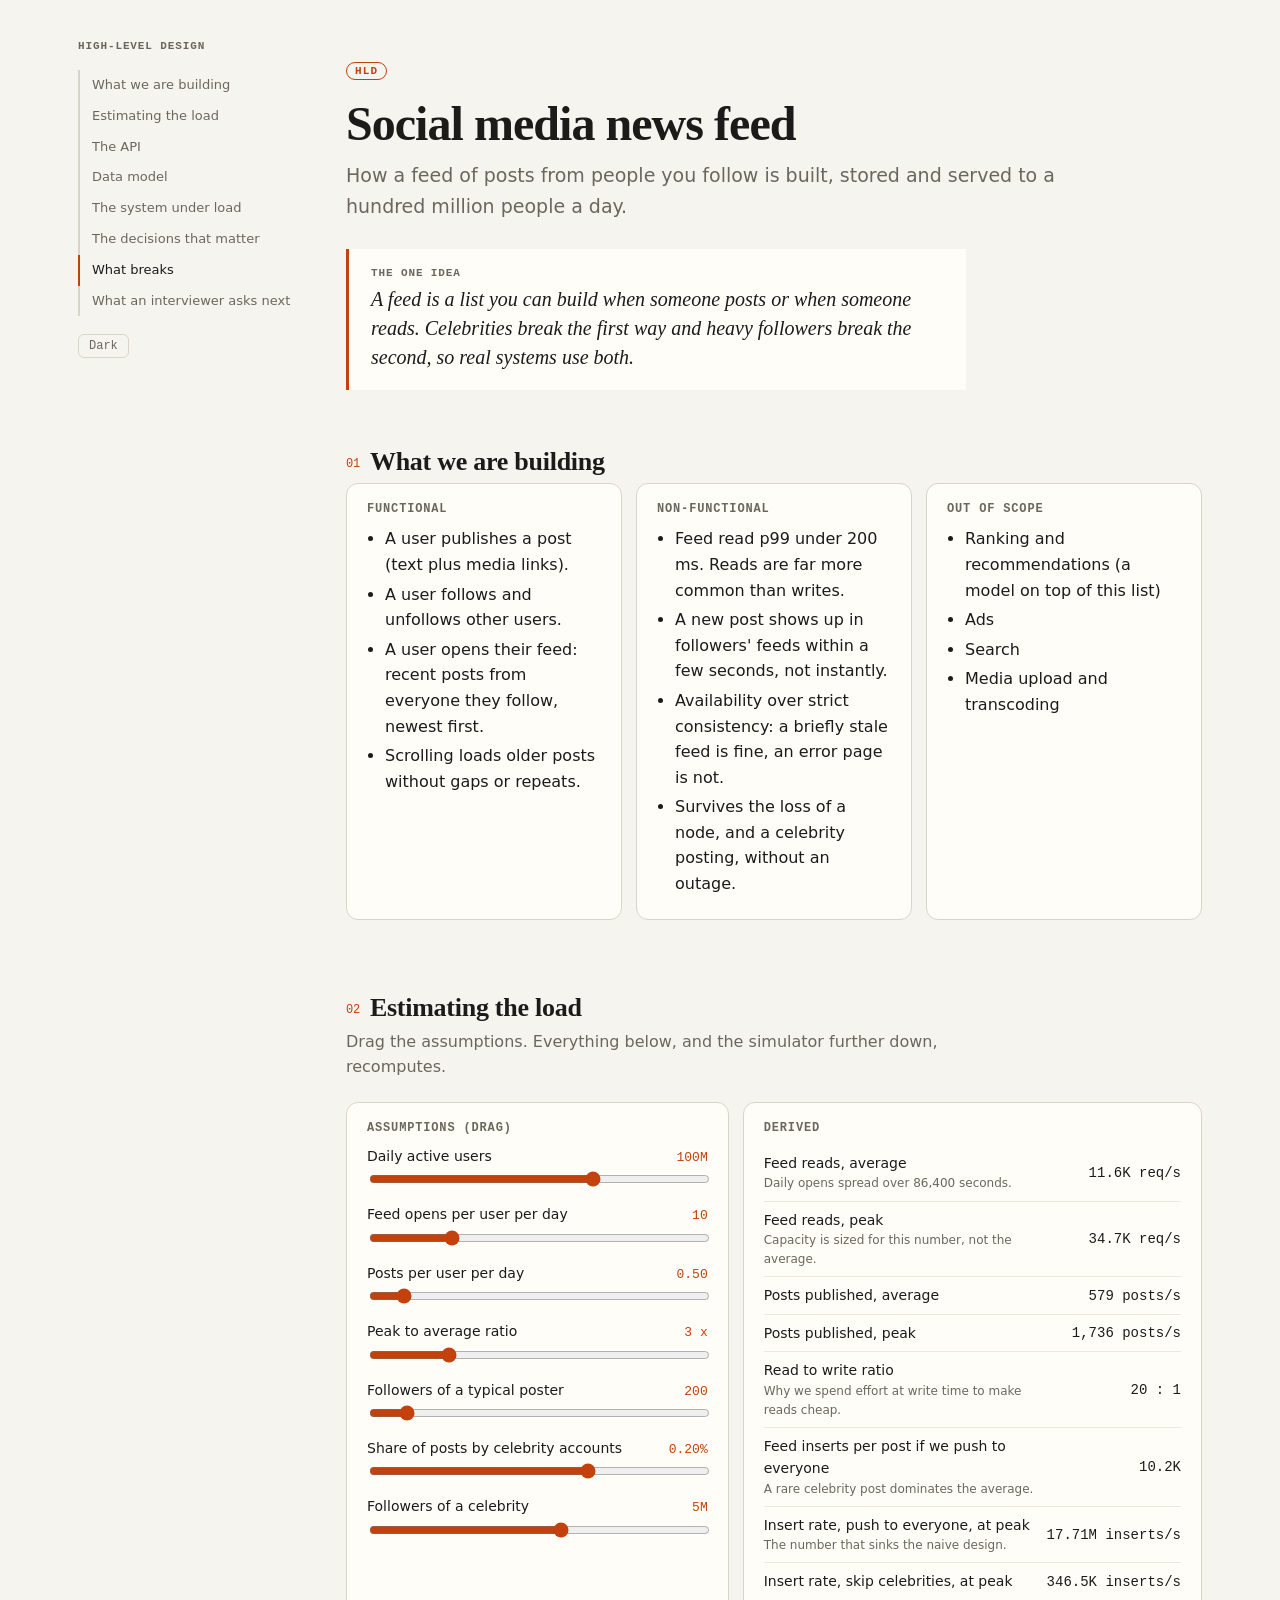
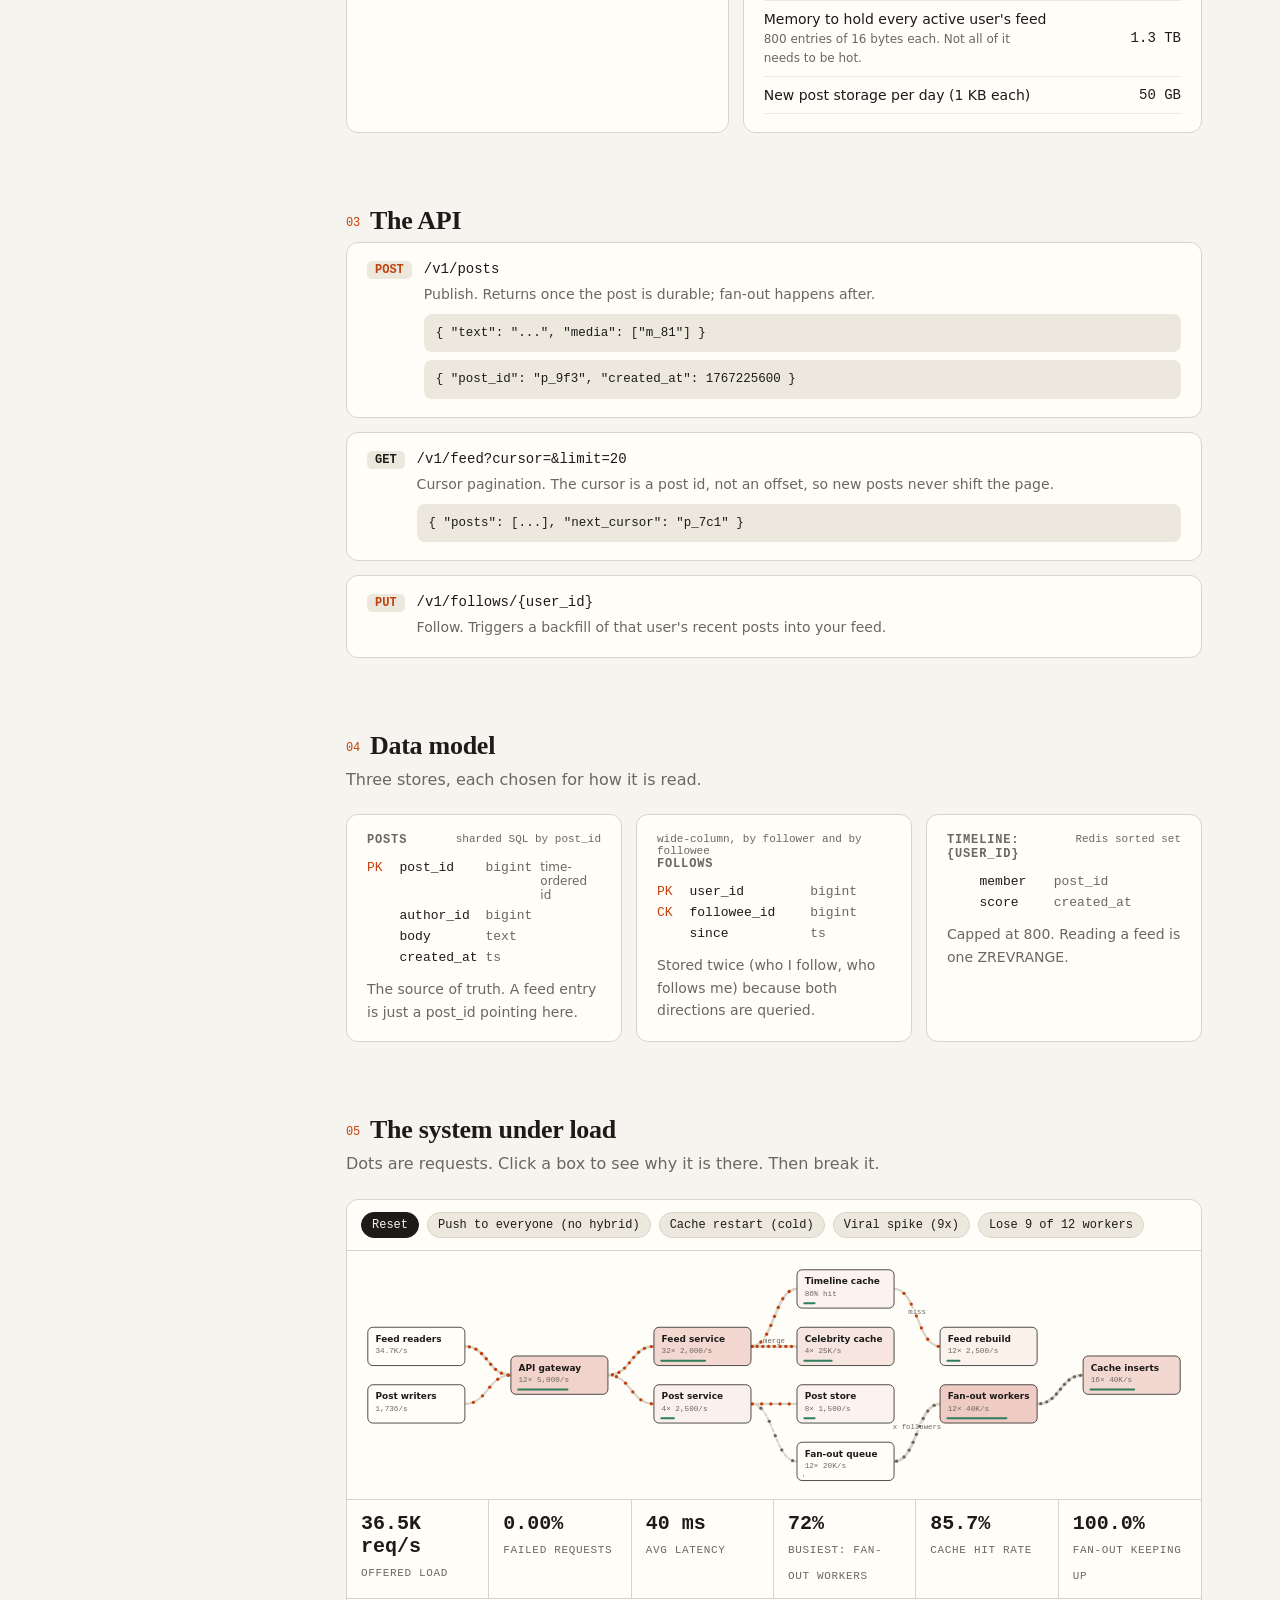
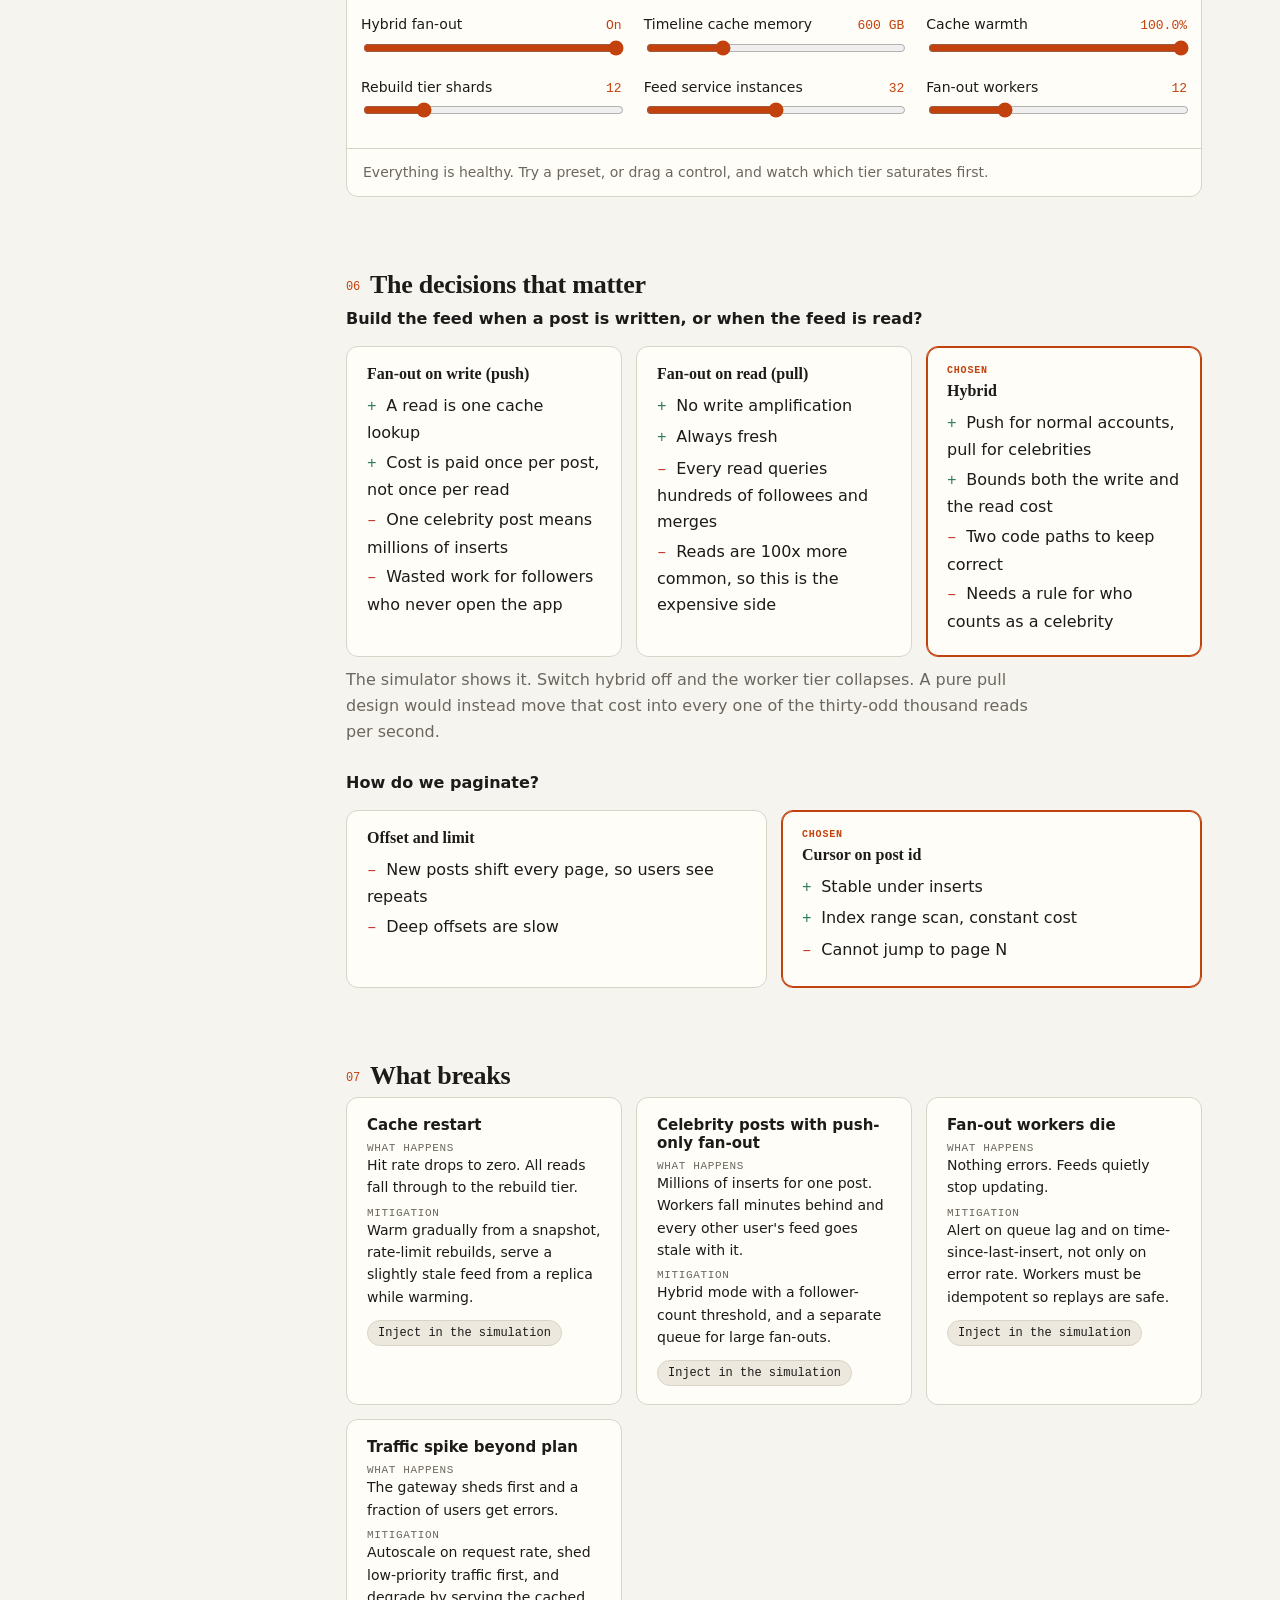
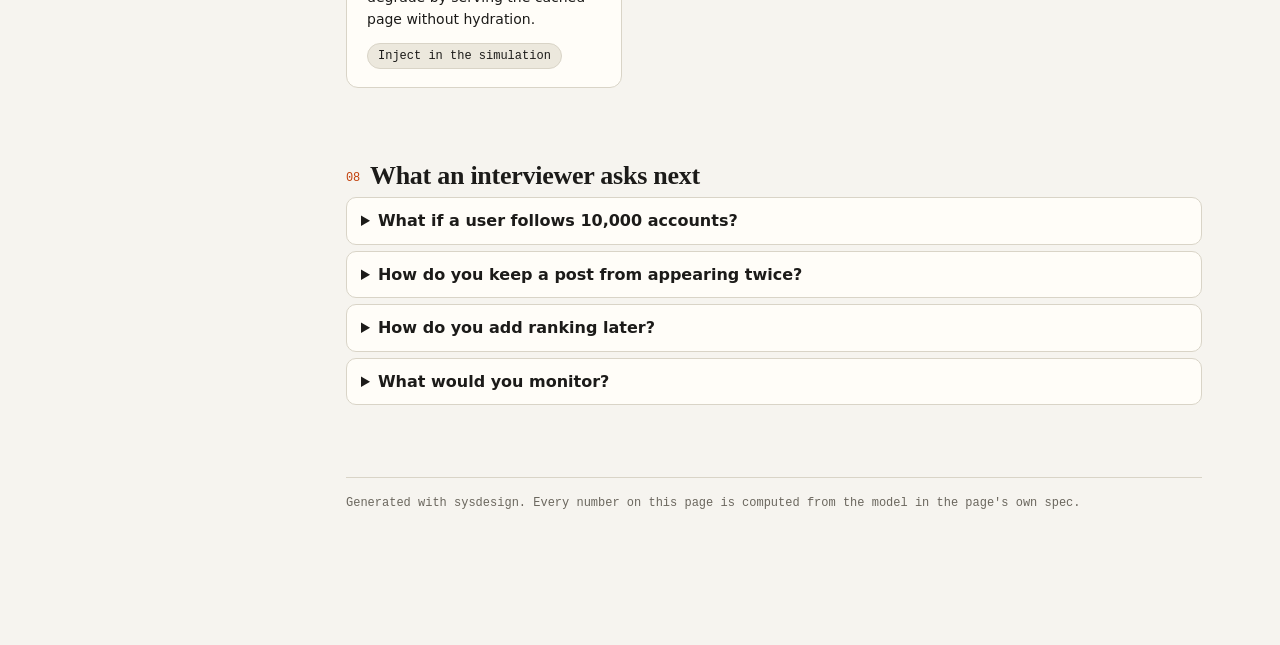
<file: sysdesign/examples/news-feed/index.html>
<!doctype html>
<html lang="en"><head><meta charset="utf-8"><meta name="viewport" content="width=device-width,initial-scale=1">
<title>Social media news feed</title>
<style>:root{
  --bg:#f6f4ef; --panel:#fffdf8; --ink:#1c1b19; --mute:#6b675e; --line:#d9d4c7; --faint:#ece8dd;
  --accent:#c2410c; --cool:#2f7d5b; --warm:#c98a0b; --hot:#c0392b;
  --mono:ui-monospace,"SF Mono",Menlo,Consolas,monospace;
  --sans:ui-sans-serif,system-ui,-apple-system,"Segoe UI",Roboto,sans-serif;
  --serif:ui-serif,Georgia,"Times New Roman",serif;
}
:root[data-theme=dark]{
  --bg:#141412; --panel:#1b1b18; --ink:#ece9e0; --mute:#9a958a; --line:#34322c; --faint:#24231f;
  --accent:#fb923c; --cool:#4ca97e; --warm:#e0a526; --hot:#e5584a;
}
*{box-sizing:border-box}
html{scroll-behavior:smooth}
body{margin:0;background:var(--bg);color:var(--ink);font:16px/1.6 var(--sans);-webkit-font-smoothing:antialiased}
.wrap{display:grid;grid-template-columns:220px minmax(0,1fr);gap:48px;max-width:1180px;margin:0 auto;padding:0 28px}
nav.toc{position:sticky;top:0;align-self:start;height:100vh;padding:40px 0;overflow:auto;font-size:13px}
nav.toc .brand{font:600 11px var(--mono);letter-spacing:.08em;text-transform:uppercase;color:var(--mute);margin-bottom:18px}
nav.toc a{display:block;padding:5px 0 5px 12px;color:var(--mute);text-decoration:none;border-left:2px solid var(--line)}
nav.toc a:hover{color:var(--ink)}
nav.toc a.on{color:var(--ink);border-left-color:var(--accent)}
nav.toc button{margin-top:18px;font:12px var(--mono);background:none;border:1px solid var(--line);color:var(--mute);padding:4px 10px;border-radius:6px;cursor:pointer}
main{padding:56px 0 120px;min-width:0}
header.hero{margin-bottom:56px}
.kind{display:inline-block;font:600 11px var(--mono);letter-spacing:.1em;text-transform:uppercase;color:var(--accent);border:1px solid var(--accent);padding:2px 8px;border-radius:99px}
h1{font:600 clamp(32px,5vw,48px)/1.1 var(--serif);letter-spacing:-.02em;margin:16px 0 10px}
.sub{font-size:19px;color:var(--mute);max-width:60ch;margin:0}
.idea{margin:28px 0 0;padding:18px 22px;border-left:3px solid var(--accent);background:var(--panel);font:italic 20px/1.45 var(--serif);max-width:62ch}
.idea small{display:block;font:600 11px var(--mono);font-style:normal;letter-spacing:.08em;text-transform:uppercase;color:var(--mute);margin-bottom:6px}
section{margin:0 0 72px;scroll-margin-top:24px}
section>h2{font:600 26px/1.2 var(--serif);margin:0 0 6px;letter-spacing:-.01em}
section>h2 .n{font:500 12px var(--mono);color:var(--accent);margin-right:10px;vertical-align:middle}
section>.lede{color:var(--mute);margin:0 0 22px;max-width:64ch}
p{margin:0 0 14px;max-width:68ch}
code{font:.88em var(--mono);background:var(--faint);padding:1px 5px;border-radius:4px}
.card{background:var(--panel);border:1px solid var(--line);border-radius:12px;padding:18px 20px}
.grid{display:grid;gap:14px}
.g2{grid-template-columns:repeat(auto-fit,minmax(260px,1fr))}
.g3{grid-template-columns:repeat(auto-fit,minmax(200px,1fr))}
.card h3{font:600 12px var(--mono);letter-spacing:.07em;text-transform:uppercase;color:var(--mute);margin:0 0 10px}
.card ul{margin:0;padding-left:18px}
.card li{margin:4px 0}
.tag{font:11px var(--mono);color:var(--mute);border:1px solid var(--line);border-radius:99px;padding:1px 8px;margin-right:6px}
/* estimation */
.est{display:grid;grid-template-columns:minmax(0,1fr) minmax(0,1.2fr);gap:14px}
@media(max-width:820px){.est{grid-template-columns:1fr}}
.inp{display:grid;grid-template-columns:1fr auto;gap:2px 10px;margin-bottom:14px;align-items:baseline}
.inp label{font-size:14px}
.inp output{font:13px var(--mono);color:var(--accent)}
.inp input[type=range]{grid-column:1/-1;width:100%;accent-color:var(--accent)}
.rows{width:100%;border-collapse:collapse;font-size:14px}
.rows td{padding:7px 0;border-bottom:1px solid var(--faint)}
.rows td:last-child{text-align:right;font:14px var(--mono);white-space:nowrap}
.rows .why{display:block;font-size:12px;color:var(--mute)}
/* api + data */
.ep{display:grid;grid-template-columns:auto 1fr;gap:4px 12px;align-items:baseline}
.ep .m{font:600 12px var(--mono);padding:2px 8px;border-radius:5px;background:var(--faint)}
.ep .m.POST,.ep .m.PUT,.ep .m.DELETE,.ep .m.PATCH{color:var(--accent)}
.ep .p{font:14px var(--mono)}
.ep .d{grid-column:2;color:var(--mute);font-size:14px}
.ep pre{grid-column:2;margin:4px 0 0}
pre{background:var(--faint);padding:10px 12px;border-radius:8px;overflow:auto;font:12.5px/1.5 var(--mono);margin:0}
table.cols{width:100%;border-collapse:collapse;font:13px var(--mono)}
table.cols td{padding:3px 8px 3px 0;vertical-align:top}
table.cols td.t{color:var(--mute)}
table.cols td.k{color:var(--accent);width:2.5em}
table.cols td.nt{color:var(--mute);font-family:var(--sans);font-size:12px}
.store{font:11px var(--mono);color:var(--mute);float:right}
/* sim */
.sim{padding:0;overflow:hidden}
.sim .bar{display:flex;flex-wrap:wrap;gap:8px;padding:12px 14px;border-bottom:1px solid var(--line)}
.chip{font:12px var(--mono);background:var(--faint);border:1px solid var(--line);color:var(--ink);padding:5px 10px;border-radius:99px;cursor:pointer}
.chip:hover{border-color:var(--accent)}
.chip.on{background:var(--ink);color:var(--bg);border-color:var(--ink)}
.stage{overflow-x:auto;padding:6px 8px}
.stage svg{display:block;min-width:720px;width:100%;height:auto}
.metrics{display:grid;grid-template-columns:repeat(auto-fit,minmax(130px,1fr));border-top:1px solid var(--line)}
.metric{padding:12px 14px;border-right:1px solid var(--line)}
.metric:last-child{border-right:0}
.metric b{display:block;font:600 20px var(--mono)}
.metric span{font:11px var(--mono);letter-spacing:.06em;text-transform:uppercase;color:var(--mute)}
.metric.bad b{color:var(--hot)}
.metric.warn b{color:var(--warm)}
.ctrls{display:grid;grid-template-columns:repeat(auto-fit,minmax(220px,1fr));gap:4px 22px;padding:14px;border-top:1px solid var(--line)}
.simnote{padding:12px 16px;border-top:1px solid var(--line);font-size:14px;color:var(--mute);min-height:3.4em}
.simnote b{color:var(--ink)}
.node rect.box{stroke:var(--ink);stroke-width:1.2;rx:8;fill:color-mix(in srgb,var(--hot) calc(var(--u)*100%),var(--panel))}
.node.sel rect.box{stroke:var(--accent);stroke-width:2.4}
.node.dead rect.box{stroke:var(--hot);stroke-dasharray:4 3}
.node text{fill:var(--ink);font:600 14px var(--sans);pointer-events:none}
.node text.s{font:12px var(--mono);fill:var(--mute)}
.node:hover rect.box{stroke:var(--accent)}
.node{cursor:pointer}
.ubar{fill:var(--cool)}
.ubar.warn{fill:var(--warm)}.ubar.hot{fill:var(--hot)}
.edge{fill:none;stroke:var(--line);stroke-linecap:round}
.edge.async{stroke-dasharray:5 4}
.elabel{font:11.5px var(--mono);fill:var(--mute);paint-order:stroke;stroke:var(--panel);stroke-width:4px}
.dot{fill:var(--accent)}
.dot.async{fill:var(--mute)}
.detail{padding:14px 16px;border-top:1px solid var(--line);font-size:14px;display:grid;gap:4px 18px;grid-template-columns:auto 1fr}
.detail dt{font:11px var(--mono);letter-spacing:.06em;text-transform:uppercase;color:var(--mute);padding-top:2px}
.detail dd{margin:0}
/* tradeoffs, failures, qa */
.opt{display:flex;flex-direction:column;gap:6px}
.opt.pick{border-color:var(--accent);box-shadow:0 0 0 1px var(--accent) inset}
.opt h4{margin:0;font:600 16px var(--serif)}
.opt .badge{font:600 10px var(--mono);letter-spacing:.08em;text-transform:uppercase;color:var(--accent)}
.pro::before{content:"+ ";color:var(--cool);font-family:var(--mono)}
.con::before{content:"– ";color:var(--hot);font-family:var(--mono)}
.q{margin:0 0 6px}
.q summary{cursor:pointer;padding:10px 14px;background:var(--panel);border:1px solid var(--line);border-radius:10px;font-weight:600}
.q[open] summary{border-bottom-left-radius:0;border-bottom-right-radius:0}
.q .a{padding:12px 16px;border:1px solid var(--line);border-top:0;border-radius:0 0 10px 10px;background:var(--panel)}
.fail h4{margin:0 0 6px;font:600 15px var(--sans)}
.fail dl{margin:0;font-size:14px}.fail dt{font:11px var(--mono);letter-spacing:.06em;text-transform:uppercase;color:var(--mute);margin-top:8px}.fail dd{margin:0}
/* lld */
.diagram{padding:10px;overflow-x:auto}
.diagram svg{display:block;margin:0 auto;max-width:100%;height:auto}
.cls rect{fill:var(--panel);stroke:var(--ink);stroke-width:1.2}
.cls .hd{fill:var(--faint)}
.cls text{font:12px var(--mono);fill:var(--ink)}
.cls text.h{font:600 13px var(--sans)}
.cls text.st{font:italic 10.5px var(--mono);fill:var(--mute)}
.cls{cursor:pointer}
.cls.sel rect.fr{stroke:var(--accent);stroke-width:2.4}
.rel{stroke:var(--ink);fill:none;stroke-width:1.2}
.rel.dash{stroke-dasharray:5 4}
.rl{font:10.5px var(--mono);fill:var(--mute);paint-order:stroke;stroke:var(--panel);stroke-width:4px}
.life{stroke:var(--line);stroke-dasharray:4 4}
.actor rect{fill:var(--panel);stroke:var(--ink);stroke-width:1.2;rx:6}
.actor text{font:600 12.5px var(--sans);fill:var(--ink)}
.msg{transition:opacity .2s}
.msg.off{opacity:.22}
.msg line,.msg path{stroke:var(--ink);fill:none;stroke-width:1.3}
.msg.ret line{stroke-dasharray:5 4}
.msg.on line,.msg.on path{stroke:var(--accent);stroke-width:2}
.msg text{font:12px var(--mono);fill:var(--ink)}
.msg.on text{fill:var(--accent)}
.st rect.sb{fill:var(--panel);stroke:var(--ink);stroke-width:1.2}
.stn text{font:600 13px var(--sans);fill:var(--ink)}
.stn.cur rect.sb{fill:var(--ink)}.stn.cur text{fill:var(--bg)}
.stn.term rect.sb{stroke-width:2.6}
.tr{stroke:var(--ink);fill:none;stroke-width:1.2}
.tr.live{stroke:var(--accent);stroke-width:2.2}
.tl{font:11px var(--mono);fill:var(--mute);paint-order:stroke;stroke:var(--panel);stroke-width:4px}
.ctl{display:flex;flex-wrap:wrap;gap:8px;align-items:center;padding:10px 12px;border-top:1px solid var(--line)}
.ctl .grow{flex:1;color:var(--mute);font-size:14px;min-width:200px}
.steps{display:grid;grid-template-columns:220px minmax(0,1fr);}
@media(max-width:820px){.steps{grid-template-columns:1fr}}
.steps ol{list-style:none;margin:0;padding:8px;border-right:1px solid var(--line);max-height:420px;overflow:auto}
.steps li button{width:100%;text-align:left;background:none;border:0;border-radius:8px;padding:7px 10px;font:12.5px var(--mono);color:var(--mute);cursor:pointer}
.steps li button.on{background:var(--ink);color:var(--bg)}
.steps .pane{padding:16px 18px}
.steps .call{font:14px var(--mono);margin:0 0 8px}
.kv{width:100%;border-collapse:collapse;font:13px var(--mono);margin-top:10px}
.kv td{padding:4px 8px;border-bottom:1px solid var(--faint);vertical-align:top}
.kv td:first-child{color:var(--mute);width:34%}
.kv tr.chg td:last-child{color:var(--accent);font-weight:600}
.tabs{display:flex;gap:4px;padding:8px 8px 0;border-bottom:1px solid var(--line)}
.tabs button{font:12px var(--mono);background:none;border:0;border-bottom:2px solid transparent;padding:6px 10px;color:var(--mute);cursor:pointer}
.tabs button.on{color:var(--ink);border-bottom-color:var(--accent)}
pre.code{border-radius:0 0 12px 12px;background:var(--panel);padding:14px 0;counter-reset:l;max-height:560px}
pre.code .ln{display:block;padding:0 16px 0 0;white-space:pre}
pre.code .ln::before{counter-increment:l;content:counter(l);display:inline-block;width:3em;padding-right:14px;text-align:right;color:var(--mute);opacity:.6}
.tk-k{color:var(--accent)}.tk-s{color:var(--cool)}.tk-c{color:var(--mute);font-style:italic}.tk-n{color:var(--warm)}
footer{color:var(--mute);font:12px var(--mono);border-top:1px solid var(--line);padding-top:18px}
@media(max-width:900px){.wrap{grid-template-columns:1fr;gap:0;padding:0 18px}nav.toc{display:none}}
@media(prefers-reduced-motion:reduce){html{scroll-behavior:auto}}
</style></head>
<body><div id="root"></div>
<script id="spec" type="application/json">{"kind":"hld","title":"Social media news feed","subtitle":"How a feed of posts from people you follow is built, stored and served to a hundred million people a day.","idea":"A feed is a list you can build when someone posts or when someone reads. Celebrities break the first way and heavy followers break the second, so real systems use both.","sections":[{"type":"requirements","title":"What we are building","functional":["A user publishes a post (text plus media links).","A user follows and unfollows other users.","A user opens their feed: recent posts from everyone they follow, newest first.","Scrolling loads older posts without gaps or repeats."],"nonfunctional":["Feed read p99 under 200 ms. Reads are far more common than writes.","A new post shows up in followers' feeds within a few seconds, not instantly.","Availability over strict consistency: a briefly stale feed is fine, an error page is not.","Survives the loss of a node, and a celebrity posting, without an outage."],"outOfScope":["Ranking and recommendations (a model on top of this list)","Ads","Search","Media upload and transcoding"]},{"type":"estimation","title":"Estimating the load","lede":"Drag the assumptions. Everything below, and the simulator further down, recomputes.","inputs":[{"id":"dau","label":"Daily active users","value":100000000,"min":1000000,"max":1000000000,"log":true,"fmt":"si"},{"id":"opens","label":"Feed opens per user per day","value":10,"min":1,"max":40,"step":1},{"id":"posts","label":"Posts per user per day","value":0.5,"min":0.1,"max":5,"step":0.1},{"id":"peak","label":"Peak to average ratio","value":3,"min":1,"max":10,"step":0.5,"unit":"x"},{"id":"avgFollowers","label":"Followers of a typical poster","value":200,"min":20,"max":2000,"step":10},{"id":"celebPostShare","label":"Share of posts by celebrity accounts","value":0.002,"min":0.0001,"max":0.01,"log":true,"fmt":"pct"},{"id":"celebFollowers","label":"Followers of a celebrity","value":5000000,"min":100000,"max":100000000,"log":true,"fmt":"si"}],"rows":[{"id":"avgRead","label":"Feed reads, average","expr":"=p.dau*p.opens/86400","fmt":"si","unit":"req/s","why":"Daily opens spread over 86,400 seconds."},{"id":"peakRead","label":"Feed reads, peak","expr":"=r.avgRead*p.peak","fmt":"si","unit":"req/s","why":"Capacity is sized for this number, not the average."},{"id":"avgWrite","label":"Posts published, average","expr":"=p.dau*p.posts/86400","fmt":"si","unit":"posts/s"},{"id":"peakWrite","label":"Posts published, peak","expr":"=r.avgWrite*p.peak","fmt":"si","unit":"posts/s"},{"id":"readWrite","label":"Read to write ratio","expr":"=r.peakRead/r.peakWrite","fmt":"int","unit":": 1","why":"Why we spend effort at write time to make reads cheap."},{"id":"fanPerPost","label":"Feed inserts per post if we push to everyone","expr":"=(1-p.celebPostShare)*p.avgFollowers+p.celebPostShare*p.celebFollowers","fmt":"si","why":"A rare celebrity post dominates the average."},{"id":"fanoutAll","label":"Insert rate, push to everyone, at peak","expr":"=r.peakWrite*r.fanPerPost","fmt":"si","unit":"inserts/s","why":"The number that sinks the naive design."},{"id":"fanoutHybrid","label":"Insert rate, skip celebrities, at peak","expr":"=r.peakWrite*(1-p.celebPostShare)*p.avgFollowers","fmt":"si","unit":"inserts/s"},{"id":"feedBytes","label":"Memory to hold every active user's feed","expr":"=p.dau*800*16","fmt":"bytes","why":"800 entries of 16 bytes each. Not all of it needs to be hot."},{"id":"postBytes","label":"New post storage per day (1 KB each)","expr":"=r.avgWrite*86400*1000","fmt":"bytes"}]},{"type":"api","title":"The API","endpoints":[{"method":"POST","path":"/v1/posts","desc":"Publish. Returns once the post is durable; fan-out happens after.","req":"{ \"text\": \"...\", \"media\": [\"m_81\"] }","res":"{ \"post_id\": \"p_9f3\", \"created_at\": 1767225600 }"},{"method":"GET","path":"/v1/feed?cursor=&limit=20","desc":"Cursor pagination. The cursor is a post id, not an offset, so new posts never shift the page.","res":"{ \"posts\": [...], \"next_cursor\": \"p_7c1\" }"},{"method":"PUT","path":"/v1/follows/{user_id}","desc":"Follow. Triggers a backfill of that user's recent posts into your feed."}]},{"type":"data","title":"Data model","lede":"Three stores, each chosen for how it is read.","tables":[{"name":"posts","store":"sharded SQL by post_id","columns":[{"key":"PK","name":"post_id","type":"bigint","note":"time-ordered id"},{"name":"author_id","type":"bigint"},{"name":"body","type":"text"},{"name":"created_at","type":"ts"}],"why":"The source of truth. A feed entry is just a post_id pointing here."},{"name":"follows","store":"wide-column, by follower and by followee","columns":[{"key":"PK","name":"user_id","type":"bigint"},{"key":"CK","name":"followee_id","type":"bigint"},{"name":"since","type":"ts"}],"why":"Stored twice (who I follow, who follows me) because both directions are queried."},{"name":"timeline:{user_id}","store":"Redis sorted set","columns":[{"name":"member","type":"post_id"},{"name":"score","type":"created_at"}],"why":"Capped at 800. Reading a feed is one ZREVRANGE."}]},{"type":"arch","title":"The system under load","lede":"Dots are requests. Click a box to see why it is there. Then break it.","latencyBudget":200,"intro":"Everything is healthy. Try a preset, or drag a control, and watch which tier saturates first.","nodes":[{"id":"readers","label":"Feed readers","kind":"clients","rps":"=r.peakRead","role":"Apps opening the feed.","why":"Offered load, taken from the estimate above."},{"id":"writers","label":"Post writers","kind":"clients","rps":"=r.peakWrite","role":"Apps publishing posts.","why":"Offered load, taken from the estimate above."},{"id":"gw","label":"API gateway","instances":12,"cap":5000,"ms":2,"role":"Auth, rate limits, routing.","why":"One front door. Also where abusive clients get cut off.","scale":"Add instances. Stateless.","fails":"Saturates at peak if sized for the average."},{"id":"feedSvc","label":"Feed service","instances":"=p.feedInst","cap":2000,"ms":12,"role":"Assembles one page of the feed.","why":"Reads the user's timeline, merges celebrity posts if needed, hydrates post bodies.","scale":"Stateless, add instances.","fails":"CPU bound on hydration when cache hit rate drops."},{"id":"tlRead","label":"Timeline cache","kind":"cache","instances":8,"cap":30000,"ms":1,"hit":"=zipf(p.cacheGB*1e9/12800,p.dau,0.8)*p.warm","role":"Precomputed feed for each active user.","why":"Reading a feed becomes one cache lookup. Hit rate follows how many of the most active users fit in memory (Zipf, s=0.8).","scale":"More memory raises hit rate.","fails":"A restart empties it and every read falls through to the rebuild tier. In production reads and inserts share one cluster; they are split here so each can be sized and broken separately."},{"id":"rebuild","label":"Feed rebuild","kind":"store","instances":"=p.shards","cap":2500,"ms":22,"role":"Rebuilds a feed from follows plus recent posts.","why":"The slow path for users whose feed is not cached.","scale":"Add shards.","fails":"Overloaded by a cold cache. It was sized for misses, not for everyone."},{"id":"celeb","label":"Celebrity cache","kind":"cache","instances":4,"cap":25000,"ms":3,"role":"Recent posts of accounts too large to push.","why":"Hybrid mode: celebrity posts are not pushed to millions of feeds. They are merged in at read time from this small, hot cache.","scale":"Small by design: a few thousand accounts.","fails":"Only used when hybrid mode is on."},{"id":"postSvc","label":"Post service","instances":4,"cap":2500,"ms":10,"role":"Validates and stores posts.","why":"Writes the post, then hands fan-out to a queue so the author is not kept waiting.","scale":"Stateless, add instances.","fails":"Fine at this write rate."},{"id":"postDb","label":"Post store","kind":"store","instances":8,"cap":1500,"ms":8,"role":"Durable posts.","why":"Source of truth. Everything else can be rebuilt from it.","scale":"Shard by post_id.","fails":"Hot shard if ids are not well spread."},{"id":"queue","label":"Fan-out queue","kind":"queue","instances":12,"cap":20000,"ms":2,"role":"Buffers posts waiting to be fanned out.","why":"Decouples publishing from fan-out so a slow tier does not slow authors.","scale":"Add partitions.","fails":"Backlog grows if workers fall behind."},{"id":"workers","label":"Fan-out workers","instances":"=p.workers","cap":40000,"role":"For each post, insert it into each follower's timeline.","why":"Does the push. One post becomes hundreds of inserts, which is where the write amplification lives.","scale":"Add workers.","fails":"Falling behind means feeds go stale, not errors."},{"id":"tlWrite","label":"Cache inserts","kind":"cache","instances":16,"cap":40000,"ms":1,"role":"Receives the pushed entries.","why":"Same cluster as the read cache in real life.","scale":"More shards.","fails":"Saturates if fan-out is unbounded."}],"edges":[{"from":"readers","to":"gw"},{"from":"writers","to":"gw"},{"from":"gw","to":"feedSvc","share":"=r.peakRead/(r.peakRead+r.peakWrite)"},{"from":"gw","to":"postSvc","share":"=r.peakWrite/(r.peakRead+r.peakWrite)"},{"from":"feedSvc","to":"tlRead"},{"from":"feedSvc","to":"celeb","call":true,"share":"=p.hybrid","label":"merge"},{"from":"tlRead","to":"rebuild","miss":true,"label":"miss"},{"from":"postSvc","to":"postDb","call":true},{"from":"postSvc","to":"queue","async":true},{"from":"queue","to":"workers","async":true,"mult":"=(1-p.celebPostShare)*p.avgFollowers+(1-p.hybrid)*p.celebPostShare*p.celebFollowers","label":"x followers"},{"from":"workers","to":"tlWrite","async":true}],"presets":[{"label":"Reset","set":{},"note":"Hybrid fan-out, a warm cache, sized for a 3x peak."},{"label":"Push to everyone (no hybrid)","set":{"hybrid":0},"note":"Celebrity posts are pushed to millions of feeds. Watch the fan-out workers: the insert rate jumps by orders of magnitude and feeds stop updating."},{"label":"Cache restart (cold)","set":{"warm":0},"note":"Every feed read misses and hits the rebuild tier, which was sized for a small fraction of traffic. Latency climbs and requests start to fail."},{"label":"Viral spike (9x)","set":{"peak":9},"note":"Three times the planned peak. The gateway runs out first. Raise nothing and see who sheds."},{"label":"Lose 9 of 12 workers","set":{"workers":3},"note":"Users see no errors, but new posts stop reaching feeds. This is the failure that does not page anyone unless you watch fan-out lag."}],"controls":[{"id":"hybrid","label":"Hybrid fan-out","value":1,"min":0,"max":1,"step":1,"fmt":"onoff"},{"id":"cacheGB","label":"Timeline cache memory","value":600,"min":50,"max":2000,"step":50,"unit":"GB"},{"id":"warm","label":"Cache warmth","value":1,"min":0,"max":1,"step":0.05,"fmt":"pct"},{"id":"shards","label":"Rebuild tier shards","value":12,"min":2,"max":48,"step":1},{"id":"feedInst","label":"Feed service instances","value":32,"min":4,"max":60,"step":1},{"id":"workers","label":"Fan-out workers","value":12,"min":1,"max":40,"step":1}],"metrics":[{"label":"Cache hit rate","expr":"=m.nodes.tlRead.hit","fmt":"pct"},{"label":"Fan-out keeping up","expr":"=m.nodes.workers.accFrac","fmt":"pct"}]},{"type":"tradeoffs","title":"The decisions that matter","items":[{"question":"Build the feed when a post is written, or when the feed is read?","options":[{"name":"Fan-out on write (push)","pros":["A read is one cache lookup","Cost is paid once per post, not once per read"],"cons":["One celebrity post means millions of inserts","Wasted work for followers who never open the app"]},{"name":"Fan-out on read (pull)","pros":["No write amplification","Always fresh"],"cons":["Every read queries hundreds of followees and merges","Reads are 100x more common, so this is the expensive side"]},{"name":"Hybrid","pick":true,"pros":["Push for normal accounts, pull for celebrities","Bounds both the write and the read cost"],"cons":["Two code paths to keep correct","Needs a rule for who counts as a celebrity"]}],"why":"The simulator shows it. Switch hybrid off and the worker tier collapses. A pure pull design would instead move that cost into every one of the thirty-odd thousand reads per second."},{"question":"How do we paginate?","options":[{"name":"Offset and limit","cons":["New posts shift every page, so users see repeats","Deep offsets are slow"]},{"name":"Cursor on post id","pick":true,"pros":["Stable under inserts","Index range scan, constant cost"],"cons":["Cannot jump to page N"]}]}]},{"type":"failures","title":"What breaks","items":[{"what":"Cache restart","effect":"Hit rate drops to zero. All reads fall through to the rebuild tier.","mitigation":"Warm gradually from a snapshot, rate-limit rebuilds, serve a slightly stale feed from a replica while warming.","inject":{"warm":0}},{"what":"Celebrity posts with push-only fan-out","effect":"Millions of inserts for one post. Workers fall minutes behind and every other user's feed goes stale with it.","mitigation":"Hybrid mode with a follower-count threshold, and a separate queue for large fan-outs.","inject":{"hybrid":0}},{"what":"Fan-out workers die","effect":"Nothing errors. Feeds quietly stop updating.","mitigation":"Alert on queue lag and on time-since-last-insert, not only on error rate. Workers must be idempotent so replays are safe.","inject":{"workers":3}},{"what":"Traffic spike beyond plan","effect":"The gateway sheds first and a fraction of users get errors.","mitigation":"Autoscale on request rate, shed low-priority traffic first, and degrade by serving the cached page without hydration.","inject":{"peak":9}}]},{"type":"qa","title":"What an interviewer asks next","items":[{"q":"What if a user follows 10,000 accounts?","a":["The push path is per author, so it does not care. The read path is the one to watch: the timeline is capped at a fixed length, so reading stays constant. The cost shows up on follow, when we backfill. Cap or throttle that backfill."]},{"q":"How do you keep a post from appearing twice?","a":["Timeline entries are keyed by post_id in a sorted set, so an insert is idempotent. A replayed fan-out job changes nothing. The cursor is also a post id, which makes pagination stable."]},{"q":"How do you add ranking later?","a":["Keep this list as the candidate set. A ranking service takes the top few hundred candidates, scores them, and reorders. The storage and fan-out design does not change."]},{"q":"What would you monitor?","a":["Feed read latency p99, cache hit rate, rebuild tier utilisation, queue lag, and the age of the newest entry in a sample of timelines. The last one catches silent failures that error rates miss."]}]}]}</script>
<script>/* sysdesign runtime. Renders a page from the JSON spec in <script id="spec">.
   No dependencies. Everything on the page is computed from the spec's own
   inputs and formulas, so numbers in prose, tables and the simulation agree. */
(function () {
  "use strict";
  var SPEC = JSON.parse(document.getElementById("spec").textContent);
  var S = { p: {}, r: {}, m: null }; // params, estimation rows, last sim result
  var listeners = [];
  var SVG = "http://www.w3.org/2000/svg";

  // ---------- helpers ----------
  function h(tag, attrs) {
    var svg = /^(svg|g|path|rect|circle|line|text|marker|defs|polygon|tspan)$/.test(tag);
    var el = svg ? document.createElementNS(SVG, tag) : document.createElement(tag);
    if (attrs) for (var k in attrs) {
      var v = attrs[k];
      if (v == null || v === false) continue;
      if (k === "class") el.setAttribute("class", v);
      else if (k === "html") el.innerHTML = v;
      else if (k.slice(0, 2) === "on") el.addEventListener(k.slice(2), v);
      else el.setAttribute(k, v === true ? "" : v);
    }
    for (var i = 2; i < arguments.length; i++) add(el, arguments[i]);
    return el;
  }
  function add(el, c) {
    if (c == null || c === false) return;
    if (Array.isArray(c)) c.forEach(function (x) { add(el, x); });
    else el.appendChild(typeof c === "object" ? c : document.createTextNode(String(c)));
  }
  function esc(s) { return String(s).replace(/[&<>]/g, function (c) { return { "&": "&amp;", "<": "&lt;", ">": "&gt;" }[c]; }); }
  function md(s) { // tiny markdown: **bold**, `code`
    return esc(s).replace(/`([^`]+)`/g, "<code>$1</code>").replace(/\*\*([^*]+)\*\*/g, "<b>$1</b>");
  }
  function paras(arr) { return (Array.isArray(arr) ? arr : [arr]).map(function (t) { return h("p", { html: md(t) }); }); }
  function clamp(x, a, b) { return Math.max(a, Math.min(b, x)); }

  var H = {
    min: Math.min, max: Math.max, ceil: Math.ceil, floor: Math.floor, round: Math.round,
    log2: Math.log2, log10: Math.log10, log: Math.log, pow: Math.pow, sqrt: Math.sqrt, abs: Math.abs, clamp: clamp,
    // Hit ratio of an ideal cache holding the c most popular of n items when popularity is Zipf(s).
    zipf: function (c, n, s) {
      c = Math.max(1, Math.min(c, n)); s = s == null ? 1 : s;
      var Hn = function (k) { return Math.abs(s - 1) < 1e-6 ? Math.log(k) + 0.5772 : (Math.pow(k, 1 - s) - 1) / (1 - s) + 1; };
      return clamp(Hn(c) / Hn(n), 0, 1);
    }
  };
  var cache = {};
  function val(x, extra) {
    if (typeof x !== "string" || x.charAt(0) !== "=") return x;
    var f = cache[x];
    if (!f) {
      try { f = cache[x] = new Function("p", "r", "m", "H", "with(H){return (" + x.slice(1) + ")}"); }
      catch (e) { fail("bad expression " + x + ": " + e.message); f = function () { return 0; }; }
    }
    try { var v = f(S.p, S.r, extra || S.m, H); return v == null || isNaN(v) && typeof v === "number" ? 0 : v; }
    catch (e) { fail("expression " + x + ": " + e.message); return 0; }
  }
  function fail(msg) { document.body.dataset.error = (document.body.dataset.error || "") + msg + " | "; }
  function fmt(v, f, unit) {
    if (typeof v !== "number") return String(v);
    var s;
    if (f === "pct") s = (v * 100).toFixed(v < 0.1 ? 2 : 1) + "%";
    else if (f === "bytes") s = scale(v, ["B", "KB", "MB", "GB", "TB", "PB", "EB"], 1000);
    else if (f === "ms") s = v < 10 ? v.toFixed(1) + " ms" : Math.round(v) + " ms";
    else if (f === "onoff") return v ? "On" : "Off";
    else if (f === "int") s = Math.round(v).toLocaleString("en-US");
    else s = si(v);
    return unit && f !== "bytes" && f !== "ms" && f !== "pct" ? s + " " + unit : s;
  }
  function si(v) {
    var a = Math.abs(v);
    if (a >= 1e12) return (v / 1e12).toFixed(2).replace(/\.?0+$/, "") + "T";
    if (a >= 1e9) return (v / 1e9).toFixed(2).replace(/\.?0+$/, "") + "B";
    if (a >= 1e6) return (v / 1e6).toFixed(2).replace(/\.?0+$/, "") + "M";
    if (a >= 1e4) return (v / 1e3).toFixed(1).replace(/\.?0+$/, "") + "K";
    if (a >= 100) return Math.round(v).toLocaleString("en-US");
    if (a >= 1) return v.toFixed(1).replace(/\.0$/, "");
    if (a === 0) return "0";
    return v.toPrecision(2);
  }
  function scale(v, units, base) { var i = 0; while (Math.abs(v) >= base && i < units.length - 1) { v /= base; i++; } return v.toFixed(v < 10 ? 1 : 0).replace(/\.0$/, "") + " " + units[i]; }

  // ---------- reactive store ----------
  function declareParams() {
    (SPEC.sections || []).forEach(function (s) {
      (s.inputs || []).concat(s.controls || []).forEach(function (c) { if (c.id && c.value != null) S.p[c.id] = c.value; });
    });
  }
  var DEFAULTS = {};
  function onChange(fn) { listeners.push(fn); }
  function recompute() {
    (SPEC.sections || []).forEach(function (s) {
      (s.rows || []).forEach(function (row) { if (row.id) S.r[row.id] = val(row.expr, null); });
    });
    var arch = (SPEC.sections || []).filter(function (s) { return s.type === "arch"; })[0];
    S.m = arch ? simulate(arch) : null;
    // rows that read the simulation (m) get a second pass
    (SPEC.sections || []).forEach(function (s) { (s.rows || []).forEach(function (row) { if (row.id) S.r[row.id] = val(row.expr, S.m); }); });
    listeners.forEach(function (f) { f(); });
    if (S.m) document.body.dataset.sim = JSON.stringify({ rps: S.m.rps, err: S.m.err, lat: S.m.lat, bottleneck: S.m.bottleneck });
  }
  function setParam(id, v) { S.p[id] = v; recompute(); }

  // ---------- fluid flow simulation ----------
  // A request rate enters at source nodes and is split along edges. Each node serves up to
  // instances x capacity requests per second; the rest is shed. Latency per node is the
  // service time stretched by 1/(1-utilisation), the M/M/1 shape. Cache nodes terminate
  // `hit` of their traffic. Async edges load their targets but are not on the user's path.
  function simulate(arch) {
    var nodes = arch.nodes, by = {}, i;
    nodes.forEach(function (n) { by[n.id] = n; });
    var out = {}, inn = {};
    nodes.forEach(function (n) { out[n.id] = []; inn[n.id] = []; });
    arch.edges.forEach(function (e) { out[e.from].push(e); inn[e.to].push(e); });
    // topological order
    var indeg = {}, order = [], q = [];
    nodes.forEach(function (n) { indeg[n.id] = inn[n.id].length; if (!indeg[n.id]) q.push(n.id); });
    while (q.length) { var id = q.shift(); order.push(id); out[id].forEach(function (e) { if (--indeg[e.to] === 0) q.push(e.to); }); }
    if (order.length !== nodes.length) { fail("architecture has a cycle"); return null; }
    var res = { nodes: {}, edges: [] };
    var flow = {}; // edge index -> rps
    arch.edges.forEach(function (e, k) { e._k = k; });
    order.forEach(function (id) {
      var n = by[id], r = res.nodes[id] = { id: id };
      var inflow = n.rps != null ? val(n.rps) : 0;
      inn[id].forEach(function (e) { inflow += flow[e._k] || 0; });
      var inst = n.instances != null ? Math.max(0, val(n.instances)) : 1;
      var cap = n.cap != null ? val(n.cap) : Infinity;
      var total = inst * cap;
      var acc = Math.min(inflow, total);
      var rho = total === Infinity ? 0 : total > 0 ? inflow / total : (inflow > 0 ? 9 : 0);
      var svc = n.ms != null ? val(n.ms) : 0;
      r.inflow = inflow; r.inst = inst; r.cap = cap; r.total = total;
      r.accepted = acc; r.shed = inflow - acc; r.util = rho; r.accFrac = inflow > 0 ? acc / inflow : 1;
      r.latency = svc ? svc / (1 - Math.min(rho, 0.97)) : 0;
      r.hit = n.hit != null ? clamp(val(n.hit), 0, 1) : 0;
      r.growth = n.kind === "queue" && inflow > total ? inflow - total : 0; // backlog growth per second
      // split accepted traffic across outgoing edges
      var outs = out[id], eq = outs.filter(function (e) { return e.share == null && !e.call && !e.async; }).length;
      outs.forEach(function (e) {
        var sh = e.share != null ? val(e.share) : (e.call || e.async) ? 1 : 1 / Math.max(1, eq);
        if (e.miss) sh *= (1 - r.hit);
        var mult = e.mult != null ? val(e.mult) : 1;
        flow[e._k] = acc * sh * mult;
        res.edges[e._k] = { flow: flow[e._k], share: sh, mult: mult };
      });
    });
    // success probability and expected latency of a request entering each node (sync edges only)
    var memo = {};
    function path(id) {
      if (memo[id]) return memo[id];
      var r = res.nodes[id], sync = out[id].filter(function (e) { return !e.async; });
      var alts = sync.filter(function (e) { return !e.call; }), calls = sync.filter(function (e) { return e.call; });
      var s = 0, l = r.latency, cover = 0;
      alts.forEach(function (e) {
        var sh = res.edges[e._k].share, c = path(e.to);
        s += sh * c.s; l += sh * c.l; cover += sh;
      });
      var hitShare = r.hit && alts.some(function (e) { return e.miss; }) ? r.hit : 0;
      s += hitShare; cover += hitShare;
      if (!alts.length) s = 1; else if (cover < 1) s += 1 - cover; // traffic with nowhere to go ends here, successfully
      calls.forEach(function (e) { // calls every request may make: all must succeed, latencies add
        var sh = res.edges[e._k].share, c = path(e.to);
        s *= (1 - sh) + sh * c.s; l += sh * c.l;
      });
      return memo[id] = { s: s * r.accFrac, l: l };
    }
    var srcs = nodes.filter(function (n) { return n.rps != null; }), tot = 0, ok = 0, lat = 0;
    srcs.forEach(function (n) {
      if (n.internal) return;
      var rate = res.nodes[n.id].inflow, p = path(n.id); tot += rate; ok += rate * p.s; lat += rate * p.l;
      res.nodes[n.id].path = p;
    });
    res.rps = tot; res.served = ok; res.err = tot > 0 ? 1 - ok / tot : 0; res.lat = tot > 0 ? lat / tot : 0;
    var worst = null;
    nodes.forEach(function (n) { var r = res.nodes[n.id]; if (r.total !== Infinity && (!worst || r.util > res.nodes[worst].util)) worst = n.id; });
    res.bottleneck = worst;
    return res;
  }

  // ---------- sections ----------
  var builders = {};

  builders.text = function (s) { return [paras(s.body || [])]; };

  builders.requirements = function (s) {
    function col(t, items) { return h("div", { class: "card" }, h("h3", null, t), h("ul", null, (items || []).map(function (x) { return h("li", { html: md(x) }); }))); }
    return [h("div", { class: "grid g3" }, col("Functional", s.functional), col("Non-functional", s.nonfunctional), s.outOfScope ? col("Out of scope", s.outOfScope) : null)];
  };

  builders.estimation = function (s) {
    var outs = [], inputs = h("div", { class: "card" }, h("h3", null, "Assumptions (drag)"));
    (s.inputs || []).forEach(function (c) {
      var o = h("output"), inp = h("input", { type: "range", min: c.min, max: c.max, step: c.step || "any", value: c.value, "aria-label": c.label });
      var lg = c.log;
      if (lg) { inp.min = Math.log10(c.min); inp.max = Math.log10(c.max); inp.step = "any"; inp.value = Math.log10(c.value); }
      inp.addEventListener("input", function () { setParam(c.id, lg ? Math.pow(10, +inp.value) : +inp.value); });
      onChange(function () { o.textContent = fmt(S.p[c.id], c.fmt, c.unit); });
      inputs.appendChild(h("div", { class: "inp" }, h("label", null, c.label), o, inp));
    });
    var tb = h("table", { class: "rows" });
    (s.rows || []).forEach(function (row) {
      var td = h("td");
      onChange(function () { td.textContent = fmt(val(row.expr), row.fmt, row.unit); });
      tb.appendChild(h("tr", null, h("td", null, row.label, row.why ? h("span", { class: "why", html: md(row.why) }) : null), td));
    });
    return [paras(s.body || []), h("div", { class: "est" }, inputs, h("div", { class: "card" }, h("h3", null, "Derived"), tb))];
  };

  builders.api = function (s) {
    return [h("div", { class: "grid" }, (s.endpoints || []).map(function (e) {
      return h("div", { class: "card ep" },
        h("span", { class: "m " + e.method }, e.method), h("span", { class: "p" }, e.path),
        e.desc ? h("span", { class: "d", html: md(e.desc) }) : null,
        e.req ? h("pre", null, e.req) : null, e.res ? h("pre", null, e.res) : null);
    }))];
  };

  builders.data = function (s) {
    return [paras(s.body || []), h("div", { class: "grid g2" }, (s.tables || []).map(function (t) {
      return h("div", { class: "card" }, h("span", { class: "store" }, t.store || ""), h("h3", null, t.name),
        h("table", { class: "cols" }, (t.columns || []).map(function (c) {
          return h("tr", null, h("td", { class: "k" }, c.key || ""), h("td", null, c.name), h("td", { class: "t" }, c.type || ""), h("td", { class: "nt" }, c.note || ""));
        })), t.why ? h("p", { style: "margin:10px 0 0;font-size:14px;color:var(--mute)", html: md(t.why) }) : null);
    }))];
  };

  builders.tradeoffs = function (s) {
    return (s.items || []).map(function (t) {
      return h("div", { style: "margin-bottom:26px" }, h("p", { html: "<b>" + md(t.question) + "</b>" }),
        h("div", { class: "grid g2" }, t.options.map(function (o) {
          return h("div", { class: "card opt" + (o.pick ? " pick" : "") }, o.pick ? h("span", { class: "badge" }, "Chosen") : null, h("h4", null, o.name),
            h("ul", { style: "list-style:none;padding:0;margin:0" }, (o.pros || []).map(function (x) { return h("li", { class: "pro", html: md(x) }); }),
              (o.cons || []).map(function (x) { return h("li", { class: "con", html: md(x) }); })));
        })), t.why ? h("p", { style: "margin-top:10px;color:var(--mute)", html: md(t.why) }) : null);
    });
  };

  builders.failures = function (s) {
    return [h("div", { class: "grid g2" }, (s.items || []).map(function (f) {
      return h("div", { class: "card fail" }, h("h4", null, f.what),
        h("dl", null, h("dt", null, "What happens"), h("dd", { html: md(f.effect) }), h("dt", null, "Mitigation"), h("dd", { html: md(f.mitigation) })),
        f.inject ? h("button", { class: "chip", style: "margin-top:12px", onclick: function () { applyPreset(f.inject); location.hash = "#" + (SPEC.sections.filter(function (x) { return x.type === "arch"; })[0] || {}).id; } }, "Inject in the simulation") : null);
    }))];
  };

  builders.qa = function (s) {
    return (s.items || []).map(function (x) { return h("details", { class: "q" }, h("summary", null, x.q), h("div", { class: "a" }, paras(x.a))); });
  };

  builders.patterns = function (s) {
    return [h("div", { class: "grid g2" }, (s.items || []).map(function (x) {
      return h("div", { class: "card" }, h("h3", null, x.name), h("p", { style: "margin:0 0 6px", html: md(x.where) }), h("p", { style: "margin:0;color:var(--mute);font-size:14px", html: md(x.why) }));
    }))];
  };

  // ----- architecture simulator -----
  var presetHooks = [];
  function applyPreset(set) {
    // a preset is absolute: start from the page's defaults, then apply it
    for (var d in DEFAULTS) S.p[d] = DEFAULTS[d];
    for (var k in set) S.p[k] = set[k];
    recompute(); presetHooks.forEach(function (f) { f(); });
  }

  builders.arch = function (s) {
    var NW = 152, NH = 60, GX = 72, GY = 30, PAD = 20;
    var nodes = s.nodes, by = {}, depth = {};
    nodes.forEach(function (n) { by[n.id] = n; depth[n.id] = 0; });
    for (var pass = 0; pass < nodes.length; pass++) s.edges.forEach(function (e) { depth[e.to] = Math.max(depth[e.to], depth[e.from] + 1); });
    var cols = {}, maxD = 0;
    nodes.forEach(function (n) { var d = depth[n.id]; (cols[d] = cols[d] || []).push(n); maxD = Math.max(maxD, d); });
    var maxRows = 0; for (var c in cols) maxRows = Math.max(maxRows, cols[c].length);
    var W = PAD * 2 + (maxD + 1) * NW + maxD * GX, Ht = PAD * 2 + maxRows * NH + (maxRows - 1) * GY;
    nodes.forEach(function (n) {
      var list = cols[depth[n.id]], idx = list.indexOf(n), colH = list.length * NH + (list.length - 1) * GY;
      n._x = PAD + depth[n.id] * (NW + GX); n._y = PAD + (Ht - 2 * PAD - colH) / 2 + idx * (NH + GY);
      if (n.row != null) n._y = PAD + n.row * (NH + GY);
    });
    var svg = h("svg", { viewBox: "0 0 " + W + " " + Ht, role: "img", "aria-label": s.title || "architecture" });
    var edgeG = h("g"), nodeG = h("g"), dotG = h("g");
    svg.appendChild(edgeG); svg.appendChild(dotG); svg.appendChild(nodeG);
    var edgeEls = s.edges.map(function (e, k) {
      var a = by[e.from], b = by[e.to];
      var x1 = a._x + NW, y1 = a._y + NH / 2, x2 = b._x, y2 = b._y + NH / 2, mx = (x1 + x2) / 2;
      var path = h("path", { class: "edge" + (e.async ? " async" : ""), d: "M" + x1 + "," + y1 + " C" + mx + "," + y1 + " " + mx + "," + y2 + " " + x2 + "," + y2 });
      var lab = e.label ? h("text", { class: "elabel", x: mx, y: (y1 + y2) / 2 - 5, "text-anchor": "middle" }, e.label) : null;
      edgeG.appendChild(path); if (lab) edgeG.appendChild(lab);
      return { path: path, len: 0, dots: [], e: e };
    });
    var nodeEls = {};
    var selected = null, detail = h("dl", { class: "detail", style: "display:none" });
    nodes.forEach(function (n) {
      var g = h("g", { class: "node", tabindex: 0, role: "button", "aria-label": n.label }), sub = h("text", { class: "s", x: n._x + 12, y: n._y + 41 }), ub = h("rect", { class: "ubar", x: n._x + 10, y: n._y + NH - 9, height: 3, width: 0, rx: 1.5 });
      g.appendChild(h("rect", { class: "box", x: n._x, y: n._y, width: NW, height: NH, style: "--u:0" }));
      g.appendChild(h("text", { x: n._x + 12, y: n._y + 23 }, n.label)); g.appendChild(sub); g.appendChild(ub);
      var pick = function () { selected = selected === n.id ? null : n.id; paintDetail(); paintSel(); };
      g.addEventListener("click", pick); g.addEventListener("keydown", function (ev) { if (ev.key === "Enter" || ev.key === " ") { ev.preventDefault(); pick(); } });
      nodeG.appendChild(g); nodeEls[n.id] = { g: g, sub: sub, ub: ub, box: g.firstChild };
    });
    function paintSel() { nodes.forEach(function (n) { nodeEls[n.id].g.setAttribute("class", "node" + (selected === n.id ? " sel" : "") + (S.m && S.m.nodes[n.id].total === 0 ? " dead" : "")); }); }
    function paintDetail() {
      detail.innerHTML = "";
      if (!selected) { detail.style.display = "none"; return; }
      var n = by[selected], r = S.m && S.m.nodes[selected]; detail.style.display = "grid";
      var rows = [["Role", n.role], ["Why it's here", n.why], ["Scales by", n.scale], ["Fails by", n.fails]];
      if (r) rows.push(["Load now", si(r.inflow) + " req/s in" + (r.total !== Infinity ? " of " + si(r.total) + " capacity (" + Math.round(r.util * 100) + "%)" : "") + (r.shed > 0.5 ? ", shedding " + si(r.shed) + "/s" : "") + (r.growth ? ", backlog growing " + si(r.growth) + "/s" : "")]);
      rows.forEach(function (x) { if (x[1]) { detail.appendChild(h("dt", null, x[0])); detail.appendChild(h("dd", { html: md(x[1]) })); } });
    }
    var metricEls = {}, metricBar = h("div", { class: "metrics" });
    var defs = [
      { id: "rps", label: "Offered load", get: function (m) { return si(m.rps) + " req/s"; } },
      { id: "err", label: "Failed requests", get: function (m) { return fmt(m.err, "pct"); }, cls: function (m) { return m.err > 0.05 ? "bad" : m.err > 0.001 ? "warn" : ""; } },
      { id: "lat", label: "Avg latency", get: function (m) { return fmt(m.lat, "ms"); }, cls: function (m) { return s.latencyBudget && m.lat > s.latencyBudget ? "warn" : ""; } },
      { id: "bn", label: function (m) { return "Busiest: " + by[m.bottleneck].label; }, get: function (m) { return Math.round(m.nodes[m.bottleneck].util * 100) + "%"; }, cls: function (m) { var u = m.nodes[m.bottleneck].util; return u >= 1 ? "bad" : u > 0.8 ? "warn" : ""; } }
    ];
    (s.metrics || []).forEach(function (x, i) { defs.push({ id: "x" + i, label: x.label, get: function (m) { return fmt(val(x.expr, m), x.fmt, x.unit); } }); });
    defs.forEach(function (d) { var b = h("b"), lab = h("span", null, typeof d.label === "string" ? d.label : ""), box = h("div", { class: "metric" }, b, lab); metricEls[d.id] = { b: b, box: box, d: d, lab: lab }; metricBar.appendChild(box); });

    var note = h("div", { class: "simnote", html: s.intro ? md(s.intro) : "" });
    var presetBar = h("div", { class: "bar" });
    var presetBtns = [];
    (s.presets || []).forEach(function (pr) {
      var b = h("button", { class: "chip", onclick: function () { applyPreset(pr.set); note.innerHTML = "<b>" + esc(pr.label) + ".</b> " + md(pr.note || ""); b.classList.add("on"); } }, pr.label);
      presetBtns.push({ b: b, pr: pr }); presetBar.appendChild(b);
    });
    presetHooks.push(function () { presetBtns.forEach(function (x) { var on = true, want = {}; for (var d in DEFAULTS) want[d] = DEFAULTS[d]; for (var k in x.pr.set) want[k] = x.pr.set[k]; for (var w in want) if (S.p[w] !== want[w]) on = false; x.b.classList.toggle("on", on); }); });
    var ctrls = h("div", { class: "ctrls" });
    var ctrlSync = [];
    (s.controls || []).forEach(function (c) {
      var o = h("output"), inp = h("input", { type: "range", min: c.min, max: c.max, step: c.step || 1, value: c.value, "aria-label": c.label });
      if (c.log) { inp.min = Math.log10(c.min); inp.max = Math.log10(c.max); inp.step = "any"; }
      inp.addEventListener("input", function () { setParam(c.id, c.log ? Math.pow(10, +inp.value) : +inp.value); presetHooks.forEach(function (f) { f(); }); });
      ctrlSync.push(function () { var v = S.p[c.id]; inp.value = c.log ? Math.log10(v) : v; o.textContent = fmt(v, c.fmt, c.unit); });
      ctrls.appendChild(h("div", { class: "inp" }, h("label", null, c.label), o, inp));
    });

    var dots = [], t0 = performance.now(), reduce = window.matchMedia("(prefers-reduced-motion: reduce)").matches;
    function paint() {
      var m = S.m; if (!m) return;
      ctrlSync.forEach(function (f) { f(); });
      nodes.forEach(function (n) {
        var r = m.nodes[n.id], el = nodeEls[n.id];
        el.box.setAttribute("style", "--u:" + clamp(r.util > 1 ? 0.55 + Math.min(r.util - 1, 1) * 0.35 : r.util * 0.35, 0, 0.9));
        var txt = r.total === Infinity ? (n.kind || "") : r.total === 0 ? "DOWN" : r.inst + "× " + si(r.cap) + "/s";
        if (n.hit != null) txt = Math.round(r.hit * 100) + "% hit";
        if (n.rps != null && r.total === Infinity) txt = si(r.inflow) + "/s";
        el.sub.textContent = txt;
        var w = r.total === Infinity ? 0 : clamp(r.util, 0, 1) * (NW - 20);
        el.ub.setAttribute("width", w); el.ub.setAttribute("class", "ubar" + (r.util >= 1 ? " hot" : r.util > 0.8 ? " warn" : ""));
      });
      paintSel(); paintDetail();
      defs.forEach(function (d) { var e = metricEls[d.id]; e.b.textContent = d.get(m); if (typeof d.label === "function") e.lab.textContent = d.label(m); e.box.className = "metric " + (d.cls ? d.cls(m) : ""); });
      // edge widths and particle counts follow flow
      edgeEls.forEach(function (E, k) {
        var f = m.edges[k] ? m.edges[k].flow : 0;
        E.path.setAttribute("stroke-width", clamp(1 + Math.log10(1 + f) * 0.7, 1, 5));
        var want = reduce ? 0 : clamp(Math.round(Math.log2(1 + f) / 2), 0, 9);
        while (E.dots.length < want) { var d = h("circle", { r: 2.6, class: "dot" + (E.e.async ? " async" : "") }); dotG.appendChild(d); E.dots.push(d); }
        while (E.dots.length > want) dotG.removeChild(E.dots.pop());
        if (!E.len) E.len = E.path.getTotalLength();
      });
    }
    function frame(now) {
      var t = (now - t0) / 1000;
      edgeEls.forEach(function (E) {
        if (!E.dots.length) return;
        if (!E.len) E.len = E.path.getTotalLength();
        var speed = 110 / Math.max(E.len, 1);
        E.dots.forEach(function (d, i) { var u = ((t * speed) + i / E.dots.length) % 1, p = E.path.getPointAtLength(u * E.len); d.setAttribute("cx", p.x); d.setAttribute("cy", p.y); });
      });
      requestAnimationFrame(frame);
    }
    onChange(paint);
    if (!reduce) requestAnimationFrame(frame);
    var stage = h("div", { class: "stage" }, svg);
    return [paras(s.body || []), h("div", { class: "card sim" }, presetBar.childNodes.length ? presetBar : null, stage, metricBar, ctrls.childNodes.length ? ctrls : null, detail, note)];
  };

  // ----- LLD: class diagram -----
  builders.classes = function (s) {
    var cw = 7.2, LH = 17, HD = 30, GX = 64, GY = 56, PAD = 20;
    var cl = s.classes, by = {};
    cl.forEach(function (c, i) {
      by[c.name] = c; c.fields = c.fields || []; c.methods = c.methods || [];
      var lines = [c.name].concat(c.fields, c.methods);
      c._w = Math.max(130, Math.ceil(Math.max.apply(null, lines.map(function (x) { return x.length; })) * cw) + 24);
      c._h = HD + (c.stereotype ? 14 : 0) + Math.max(1, c.fields.length) * LH + 10 + Math.max(1, c.methods.length) * LH + 8;
      if (!c.at) c.at = [i % 3, Math.floor(i / 3)];
    });
    var nc = 0, nr = 0; cl.forEach(function (c) { nc = Math.max(nc, c.at[0] + 1); nr = Math.max(nr, c.at[1] + 1); });
    var colW = [], rowH = [];
    for (var i = 0; i < nc; i++) colW[i] = Math.max.apply(null, [0].concat(cl.filter(function (c) { return c.at[0] === i; }).map(function (c) { return c._w; })));
    for (i = 0; i < nr; i++) rowH[i] = Math.max.apply(null, [0].concat(cl.filter(function (c) { return c.at[1] === i; }).map(function (c) { return c._h; })));
    cl.forEach(function (c) {
      var x = PAD, y = PAD; for (var a = 0; a < c.at[0]; a++) x += colW[a] + GX; for (a = 0; a < c.at[1]; a++) y += rowH[a] + GY;
      c._x = x + (colW[c.at[0]] - c._w) / 2; c._y = y + (rowH[c.at[1]] - c._h) / 2;
    });
    var W = PAD * 2 + colW.reduce(function (a, b) { return a + b; }, 0) + GX * (nc - 1), Hh = PAD * 2 + rowH.reduce(function (a, b) { return a + b; }, 0) + GY * (nr - 1);
    var svg = h("svg", { viewBox: "0 0 " + W + " " + Hh, style: "width:" + Math.min(W, 1000) + "px" });
    var defs = h("defs");
    function marker(id, d, fill) { return h("marker", { id: id, viewBox: "0 0 14 14", refX: 13, refY: 7, markerWidth: 12, markerHeight: 12, orient: "auto" }, h("path", { d: d, fill: fill, stroke: "var(--ink)", "stroke-width": 1.2 })); }
    defs.appendChild(marker("m-tri", "M1,1 L13,7 L1,13 Z", "var(--panel)"));
    defs.appendChild(marker("m-arr", "M1,2 L13,7 L1,12", "none"));
    defs.appendChild(h("marker", { id: "m-dia", viewBox: "0 0 16 14", refX: 1, refY: 7, markerWidth: 14, markerHeight: 12, orient: "auto" }, h("path", { d: "M1,7 L8,1 L15,7 L8,13 Z", fill: "var(--ink)", stroke: "var(--ink)", "stroke-width": 1 })));
    svg.appendChild(defs);
    function edgePoint(c, tx, ty) { // clip centre-to-target line to c's border
      var cx = c._x + c._w / 2, cy = c._y + c._h / 2, dx = tx - cx, dy = ty - cy;
      var sx = dx ? (c._w / 2) / Math.abs(dx) : Infinity, sy = dy ? (c._h / 2) / Math.abs(dy) : Infinity, k = Math.min(sx, sy);
      return [cx + dx * k, cy + dy * k];
    }
    var relG = h("g"); svg.appendChild(relG);
    (s.relations || []).forEach(function (r) {
      var a = by[r.from], b = by[r.to]; if (!a || !b) { fail("relation to unknown class " + r.from + "->" + r.to); return; }
      var p1 = edgePoint(a, b._x + b._w / 2, b._y + b._h / 2), p2 = edgePoint(b, a._x + a._w / 2, a._y + a._h / 2);
      var dash = r.type === "implements" || r.type === "uses";
      var ln = h("line", { class: "rel" + (dash ? " dash" : ""), x1: p1[0], y1: p1[1], x2: p2[0], y2: p2[1] });
      if (r.type === "inherits" || r.type === "implements") ln.setAttribute("marker-end", "url(#m-tri)");
      else if (r.type === "has") ln.setAttribute("marker-start", "url(#m-dia)");
      else ln.setAttribute("marker-end", "url(#m-arr)");
      relG.appendChild(ln);
      if (r.label) relG.appendChild(h("text", { class: "rl", x: (p1[0] + p2[0]) / 2, y: (p1[1] + p2[1]) / 2 - 4, "text-anchor": "middle" }, r.label));
    });
    var sel = null, info = h("div", { class: "simnote" }, s.hint || "Click a class to see its role.");
    var els = {};
    cl.forEach(function (c) {
      var g = h("g", { class: "cls", tabindex: 0 });
      g.appendChild(h("rect", { class: "fr", x: c._x, y: c._y, width: c._w, height: c._h, rx: 6 }));
      g.appendChild(h("rect", { class: "hd", x: c._x + .6, y: c._y + .6, width: c._w - 1.2, height: HD + (c.stereotype ? 14 : 0) - 1, rx: 5 }));
      var y = c._y + 19;
      if (c.stereotype) { g.appendChild(h("text", { class: "st", x: c._x + c._w / 2, y: y, "text-anchor": "middle" }, "«" + c.stereotype + "»")); y += 14; }
      g.appendChild(h("text", { class: "h", x: c._x + c._w / 2, y: y, "text-anchor": "middle" }, c.name));
      var yy = c._y + HD + (c.stereotype ? 14 : 0) + 13;
      (c.fields.length ? c.fields : [""]).forEach(function (f) { g.appendChild(h("text", { x: c._x + 10, y: yy }, f)); yy += LH; });
      yy += 3; g.appendChild(h("line", { x1: c._x, x2: c._x + c._w, y1: yy - LH + 3, y2: yy - LH + 3, stroke: "var(--ink)", "stroke-width": 1 }));
      yy += 6;
      (c.methods.length ? c.methods : [""]).forEach(function (f) { g.appendChild(h("text", { x: c._x + 10, y: yy }, f)); yy += LH; });
      var pick = function () { sel = sel === c.name ? null : c.name; cl.forEach(function (k) { els[k.name].setAttribute("class", "cls" + (sel === k.name ? " sel" : "")); }); info.innerHTML = sel ? "<b>" + esc(c.name) + ".</b> " + md(c.role || "") : (s.hint || ""); };
      g.addEventListener("click", pick); g.addEventListener("keydown", function (e) { if (e.key === "Enter") pick(); });
      svg.appendChild(g); els[c.name] = g;
    });
    return [paras(s.body || []), h("div", { class: "card diagram", style: "padding:0" }, h("div", { class: "diagram" }, svg), info)];
  };

  // ----- LLD: sequence diagram -----
  builders.sequence = function (s) {
    var AW = 150, TOP = 14, AH = 34, MG = 46, PAD = 20, n = s.actors.length;
    var W = PAD * 2 + n * AW, Hh = TOP + AH + (s.messages.length + 1) * MG + 20;
    var svg = h("svg", { viewBox: "0 0 " + W + " " + Hh, style: "width:" + Math.min(W, 1000) + "px" });
    svg.appendChild(h("defs", null, h("marker", { id: "sq-a", viewBox: "0 0 10 10", refX: 9, refY: 5, markerWidth: 8, markerHeight: 8, orient: "auto-start-reverse" }, h("path", { d: "M1,1 L9,5 L1,9", fill: "none", stroke: "context-stroke", "stroke-width": 1.5 }))));
    var ax = {}; s.actors.forEach(function (a, i) { ax[a] = PAD + i * AW + AW / 2; });
    s.actors.forEach(function (a) {
      svg.appendChild(h("line", { class: "life", x1: ax[a], x2: ax[a], y1: TOP + AH, y2: Hh - 10 }));
      svg.appendChild(h("g", { class: "actor" }, h("rect", { x: ax[a] - 60, y: TOP, width: 120, height: AH }), h("text", { x: ax[a], y: TOP + 21, "text-anchor": "middle" }, a)));
    });
    var msgEls = [], cur = -1, note = h("div", { class: "grow" }, s.hint || "Press play or step through.");
    s.messages.forEach(function (m, i) {
      var y = TOP + AH + (i + 1) * MG, g = h("g", { class: "msg" + (m.ret ? " ret" : "") });
      if (m.from === m.to) {
        var x = ax[m.from];
        g.appendChild(h("path", { d: "M" + x + "," + (y - 10) + " h38 v18 h-36", "marker-end": "url(#sq-a)" }));
        g.appendChild(h("text", { x: x + 46, y: y + 3 }, m.text));
      } else {
        var x1 = ax[m.from], x2 = ax[m.to], dir = x2 > x1 ? 1 : -1;
        g.appendChild(h("line", { x1: x1, y1: y, x2: x2 - dir * 2, y2: y, "marker-end": "url(#sq-a)" }));
        g.appendChild(h("text", { x: (x1 + x2) / 2, y: y - 7, "text-anchor": "middle" }, m.text));
      }
      svg.appendChild(g); msgEls.push(g);
    });
    function show(i) {
      cur = i; msgEls.forEach(function (g, k) { g.setAttribute("class", "msg" + (s.messages[k].ret ? " ret" : "") + (i >= 0 && k > i ? " off" : "") + (k === i ? " on" : "")); });
      note.innerHTML = i >= 0 ? "<b>" + (i + 1) + ".</b> " + md(s.messages[i].note || s.messages[i].text) : esc(s.hint || "Press play or step through.");
    }
    var timer = null;
    function stop() { if (timer) { clearInterval(timer); timer = null; play.textContent = "Play"; } }
    var play = h("button", { class: "chip", onclick: function () { if (timer) return stop(); if (cur >= s.messages.length - 1) show(-1); play.textContent = "Pause"; timer = setInterval(function () { if (cur >= s.messages.length - 1) return stop(); show(cur + 1); }, 1500); } }, "Play");
    var ctl = h("div", { class: "ctl" }, play,
      h("button", { class: "chip", onclick: function () { stop(); show(Math.max(-1, cur - 1)); } }, "Back"),
      h("button", { class: "chip", onclick: function () { stop(); show(Math.min(s.messages.length - 1, cur + 1)); } }, "Next"), note);
    show(-1);
    return [paras(s.body || []), h("div", { class: "card", style: "padding:0" }, h("div", { class: "diagram" }, svg), ctl)];
  };

  // ----- LLD: state machine (runs the transition table) -----
  builders.states = function (s) {
    var BW = 128, BH = 44, GX = 70, GY = 70, PAD = 28;
    var st = s.states, by = {}; st.forEach(function (x, i) { by[x.id] = x; if (!x.at) x.at = [i, 0]; });
    var nc = 0, nr = 0; st.forEach(function (x) { nc = Math.max(nc, x.at[0] + 1); nr = Math.max(nr, x.at[1] + 1); });
    var W = PAD * 2 + nc * BW + (nc - 1) * GX, TOP = 14 + Math.max.apply(null, [0].concat(s.transitions.map(function (t) { return t.bend < 0 ? -t.bend : 0; }))), Hh = PAD + TOP + nr * BH + (nr - 1) * GY + 24;
    st.forEach(function (x) { x._x = PAD + x.at[0] * (BW + GX); x._y = TOP + x.at[1] * (BH + GY); });
    var svg = h("svg", { viewBox: "0 0 " + W + " " + Hh, style: "width:" + Math.min(W, 1000) + "px", class: "st" });
    svg.appendChild(h("defs", null, h("marker", { id: "st-a", viewBox: "0 0 10 10", refX: 9, refY: 5, markerWidth: 8, markerHeight: 8, orient: "auto" }, h("path", { d: "M1,1 L9,5 L1,9", fill: "none", stroke: "context-stroke", "stroke-width": 1.5 }))));
    var tEls = [];
    function key(a, b) { return a < b ? a + "|" + b : b + "|" + a; }
    var pair = {}; s.transitions.forEach(function (t) { var k = key(t.from, t.to); pair[k] = (pair[k] || 0) + 1; });
    var seen = {};
    function clip(c, o) { var dx = o[0] - c[0], dy = o[1] - c[1], sx = dx ? (BW / 2 + 3) / Math.abs(dx) : 1e9, sy = dy ? (BH / 2 + 3) / Math.abs(dy) : 1e9, k = Math.min(sx, sy); return [c[0] + dx * k, c[1] + dy * k]; }
    s.transitions.forEach(function (t) {
      var a = by[t.from], b = by[t.to], d, lx, ly, anchor = "middle";
      if (!a || !b) { fail("transition to unknown state " + t.from + "->" + t.to); return; }
      if (a === b) {
        var x = a._x + BW / 2; d = "M" + (x - 18) + "," + a._y + " C" + (x - 30) + "," + (a._y - 38) + " " + (x + 30) + "," + (a._y - 38) + " " + (x + 18) + "," + a._y; lx = x; ly = a._y - 34;
      } else {
        var ac = [a._x + BW / 2, a._y + BH / 2], bc = [b._x + BW / 2, b._y + BH / 2], dx = bc[0] - ac[0], dy = bc[1] - ac[1];
        var k = key(t.from, t.to), idx = seen[k] = (seen[k] || 0) + 1;
        var bend = t.bend != null ? t.bend : pair[k] > 1 ? (idx === 1 ? 1 : -1) * 22 : 0;
        var len = Math.hypot(dx, dy) || 1, nx = -dy / len, ny = dx / len, mx = (ac[0] + bc[0]) / 2, my = (ac[1] + bc[1]) / 2;
        var ctrl = [mx + nx * bend * 2, my + ny * bend * 2];
        var p1 = clip(ac, ctrl), p2 = clip(bc, ctrl);
        d = bend ? "M" + p1[0] + "," + p1[1] + " Q" + ctrl[0] + "," + ctrl[1] + " " + p2[0] + "," + p2[1] : "M" + p1[0] + "," + p1[1] + " L" + p2[0] + "," + p2[1];
        var out = bend ? (bend > 0 ? 1 : -1) : -1, apx = mx + nx * bend, apy = my + ny * bend;
        if (Math.abs(dx) >= Math.abs(dy)) { lx = apx; ly = apy + (out > 0 ? 19 : -8); }
        else { lx = apx + out * 9; ly = apy + 4; anchor = out > 0 ? "start" : "end"; }
      }
      var path = h("path", { class: "tr", d: d, "marker-end": "url(#st-a)" });
      svg.appendChild(path); svg.appendChild(h("text", { class: "tl", x: lx, y: ly, "text-anchor": anchor }, t.event + (t.guard ? " [" + t.guard + "]" : "")));
      tEls.push({ path: path, t: t });
    });
    var nEls = {};
    st.forEach(function (x) {
      var g = h("g", { class: "stn" + (x.terminal ? " term" : "") }, h("rect", { class: "sb", x: x._x, y: x._y, width: BW, height: BH, rx: 22 }), h("text", { x: x._x + BW / 2, y: x._y + 27, "text-anchor": "middle" }, x.label || x.id));
      svg.appendChild(g); nEls[x.id] = g;
    });
    var curS = s.initial || st[0].id, logEl = h("div", { class: "grow" }), btns = h("div", { class: "ctl", style: "border-top:0;padding-top:0" });
    var log = [];
    function paint() {
      st.forEach(function (x) { var g = nEls[x.id]; g.setAttribute("class", "stn" + (x.terminal ? " term" : "") + (x.id === curS ? " cur" : "")); });
      tEls.forEach(function (e) { e.path.setAttribute("class", "tr" + (e.t.from === curS ? " live" : "")); });
      btns.innerHTML = "";
      var evs = s.transitions.filter(function (t) { return t.from === curS; });
      btns.appendChild(h("span", { style: "font:12px var(--mono);color:var(--mute)" }, "Fire an event:"));
      evs.forEach(function (t) { btns.appendChild(h("button", { class: "chip", title: t.note || "", onclick: function () { log.unshift(t.from + " --" + t.event + "--> " + t.to + (t.note ? "  // " + t.note : "")); curS = t.to; paint(); } }, t.event)); });
      if (!evs.length) btns.appendChild(h("span", { style: "color:var(--mute);font-size:14px" }, "Terminal state. No event leaves it."));
      logEl.textContent = log.length ? log[0] : (by[curS].note || "");
    }
    var reset = h("button", { class: "chip", onclick: function () { curS = s.initial || st[0].id; log = []; paint(); } }, "Reset");
    paint();
    return [paras(s.body || []), h("div", { class: "card", style: "padding:0" }, h("div", { class: "diagram" }, svg), btns, h("div", { class: "ctl" }, reset, logEl))];
  };

  // ----- LLD: scenario stepper (steps are produced by running real code at build time) -----
  builders.scenario = function (s) {
    var cur = 0, list = h("ol"), pane = h("div", { class: "pane" });
    var btns = s.steps.map(function (st, i) { var b = h("button", { onclick: function () { cur = i; paint(); } }, (i + 1) + ". " + st.title); list.appendChild(h("li", null, b)); return b; });
    function paint() {
      btns.forEach(function (b, i) { b.className = i === cur ? "on" : ""; });
      var st = s.steps[cur], prev = cur ? s.steps[cur - 1].state : {};
      pane.innerHTML = "";
      pane.appendChild(h("div", { class: "call" }, st.call));
      if (st.result != null) pane.appendChild(h("p", { html: "→ <code>" + esc(st.result) + "</code>" }));
      if (st.note) pane.appendChild(h("p", { html: md(st.note), style: "color:var(--mute)" }));
      var tb = h("table", { class: "kv" });
      Object.keys(st.state || {}).forEach(function (k) {
        var raw = st.state[k], v = typeof raw === "string" ? raw : JSON.stringify(raw), pv = typeof prev[k] === "string" ? prev[k] : JSON.stringify(prev[k]);
        tb.appendChild(h("tr", { class: cur && v !== pv ? "chg" : "" }, h("td", null, k), h("td", null, v)));
      });
      pane.appendChild(tb);
    }
    paint();
    return [paras(s.body || []), h("div", { class: "card steps", style: "padding:0" }, list, pane)];
  };

  // ----- code -----
  var KW = /\b(class|interface|enum|public|private|protected|static|final|abstract|extends|implements|return|if|else|for|while|new|this|self|def|fn|func|function|const|let|var|import|from|package|void|int|long|double|boolean|bool|string|String|None|null|true|false|True|False|throw|throws|try|catch|switch|case|break|continue|async|await|struct|type|impl|trait|pub|use|mut|lambda|and|or|not|in|is|with|as)\b/g;
  function hl(line) {
    var out = "", m, i = 0, re = /(\/\/.*|#.*)|("(?:[^"\\]|\\.)*"|'(?:[^'\\]|\\.)*')|(\b\d+(?:\.\d+)?\b)|(\b[A-Za-z_]\w*\b)/g;
    while ((m = re.exec(line))) {
      out += esc(line.slice(i, m.index)); i = re.lastIndex;
      if (m[1]) out += '<span class="tk-c">' + esc(m[1]) + "</span>";
      else if (m[2]) out += '<span class="tk-s">' + esc(m[2]) + "</span>";
      else if (m[3]) out += '<span class="tk-n">' + m[3] + "</span>";
      else { KW.lastIndex = 0; out += KW.test(m[4]) && m[4].length === m[0].length ? '<span class="tk-k">' + m[4] + "</span>" : esc(m[4]); }
    }
    return out + esc(line.slice(i));
  }
  builders.code = function (s) {
    var files = s.files, cur = 0, pre = h("pre", { class: "code" }), tabs = h("div", { class: "tabs" });
    var tb = files.map(function (f, i) { var b = h("button", { onclick: function () { cur = i; paint(); } }, f.name); tabs.appendChild(b); return b; });
    function paint() {
      tb.forEach(function (b, i) { b.className = i === cur ? "on" : ""; });
      pre.innerHTML = files[cur].src.replace(/\n$/, "").split("\n").map(function (l) { return '<span class="ln">' + hl(l) + "</span>"; }).join("");
    }
    paint();
    return [paras(s.body || []), h("div", { class: "card", style: "padding:0" }, tabs, pre)];
  };

  // ---------- page assembly ----------
  function build() {
    declareParams();
    for (var dk in S.p) DEFAULTS[dk] = S.p[dk];
    var root = document.getElementById("root"), secs = SPEC.sections || [];
    var toc = h("nav", { class: "toc" }, h("div", { class: "brand" }, SPEC.kind === "lld" ? "Low-level design" : "High-level design"));
    var main = h("main");
    var hero = h("header", { class: "hero" }, h("span", { class: "kind" }, SPEC.kind === "lld" ? "LLD" : "HLD"), h("h1", null, SPEC.title), SPEC.subtitle ? h("p", { class: "sub" }, SPEC.subtitle) : null,
      SPEC.idea ? h("div", { class: "idea" }, h("small", null, "The one idea"), SPEC.idea) : null);
    main.appendChild(hero);
    secs.forEach(function (s, i) {
      var b = builders[s.type];
      if (!b) { fail("unknown section type " + s.type); return; }
      s.id = s.id || "s" + i;
      toc.appendChild(h("a", { href: "#" + s.id, "data-id": s.id }, s.title || s.type));
      main.appendChild(h("section", { id: s.id }, h("h2", null, h("span", { class: "n" }, String(i + 1).padStart(2, "0")), s.title || s.type), s.lede ? h("p", { class: "lede", html: md(s.lede) }) : null, b(s)));
    });
    main.appendChild(h("footer", null, "Generated with sysdesign. Every number on this page is computed from the model in the page's own spec."));
    var theme = h("button", { onclick: function () { var d = document.documentElement; var t = d.dataset.theme === "dark" ? "light" : "dark"; d.dataset.theme = t; theme.textContent = t === "dark" ? "Light" : "Dark"; } }, "Dark");
    toc.appendChild(theme);
    root.appendChild(h("div", { class: "wrap" }, toc, main));
    document.title = SPEC.title + " | " + (SPEC.kind === "lld" ? "LLD" : "HLD");
    if (window.matchMedia("(prefers-color-scheme: dark)").matches) { document.documentElement.dataset.theme = "dark"; theme.textContent = "Light"; }
    recompute();
    presetHooks.forEach(function (f) { f(); });
    if ("IntersectionObserver" in window) {
      var links = toc.querySelectorAll("a"), io = new IntersectionObserver(function (es) {
        es.forEach(function (e) { if (e.isIntersecting) links.forEach(function (a) { a.classList.toggle("on", a.dataset.id === e.target.id); }); });
      }, { rootMargin: "-20% 0px -70% 0px" });
      main.querySelectorAll("section").forEach(function (x) { io.observe(x); });
    }
    document.body.dataset.ready = "1";
  }
  window.addEventListener("error", function (e) { fail("js error: " + e.message); });
  try { build(); } catch (e) { fail("build: " + e.message + " " + (e.stack || "").split("\n")[1]); }
  window.__sysdesign = { S: S, simulate: simulate, val: val };
})();
</script></body></html>
</file>
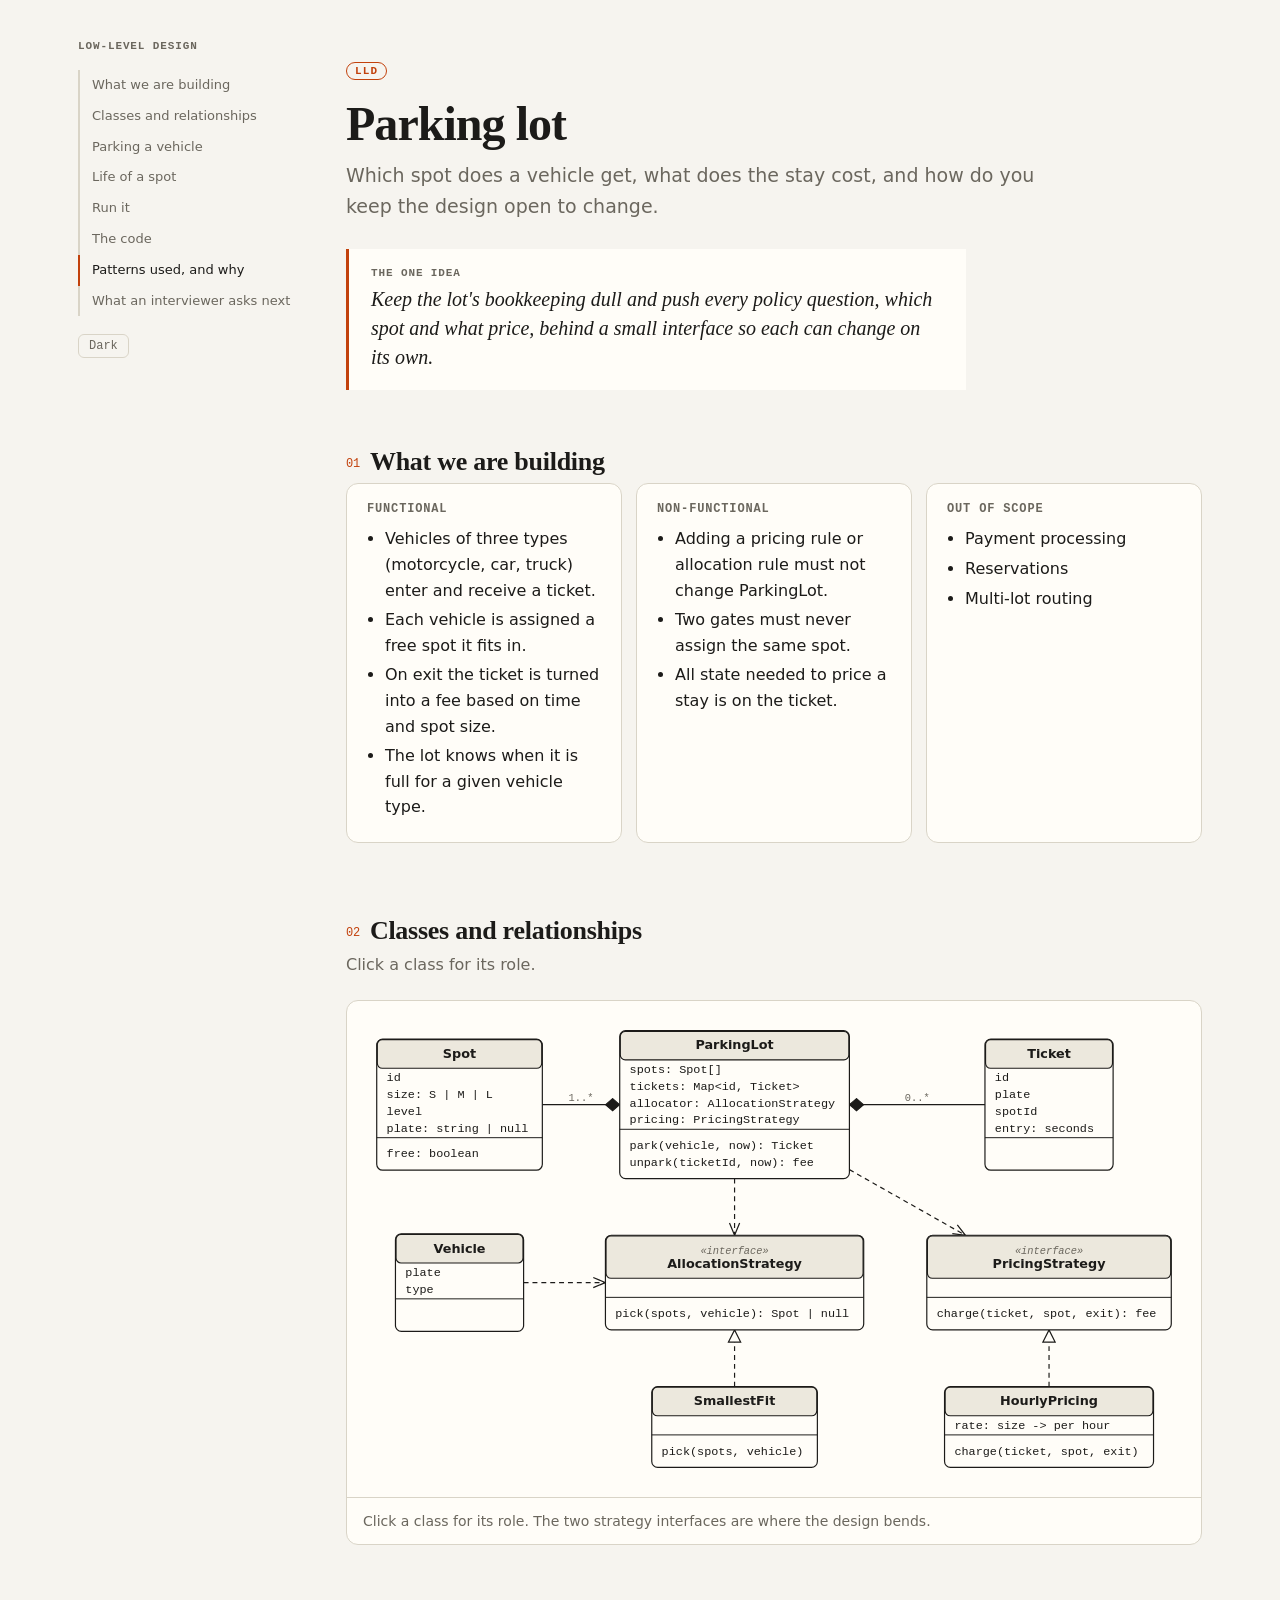
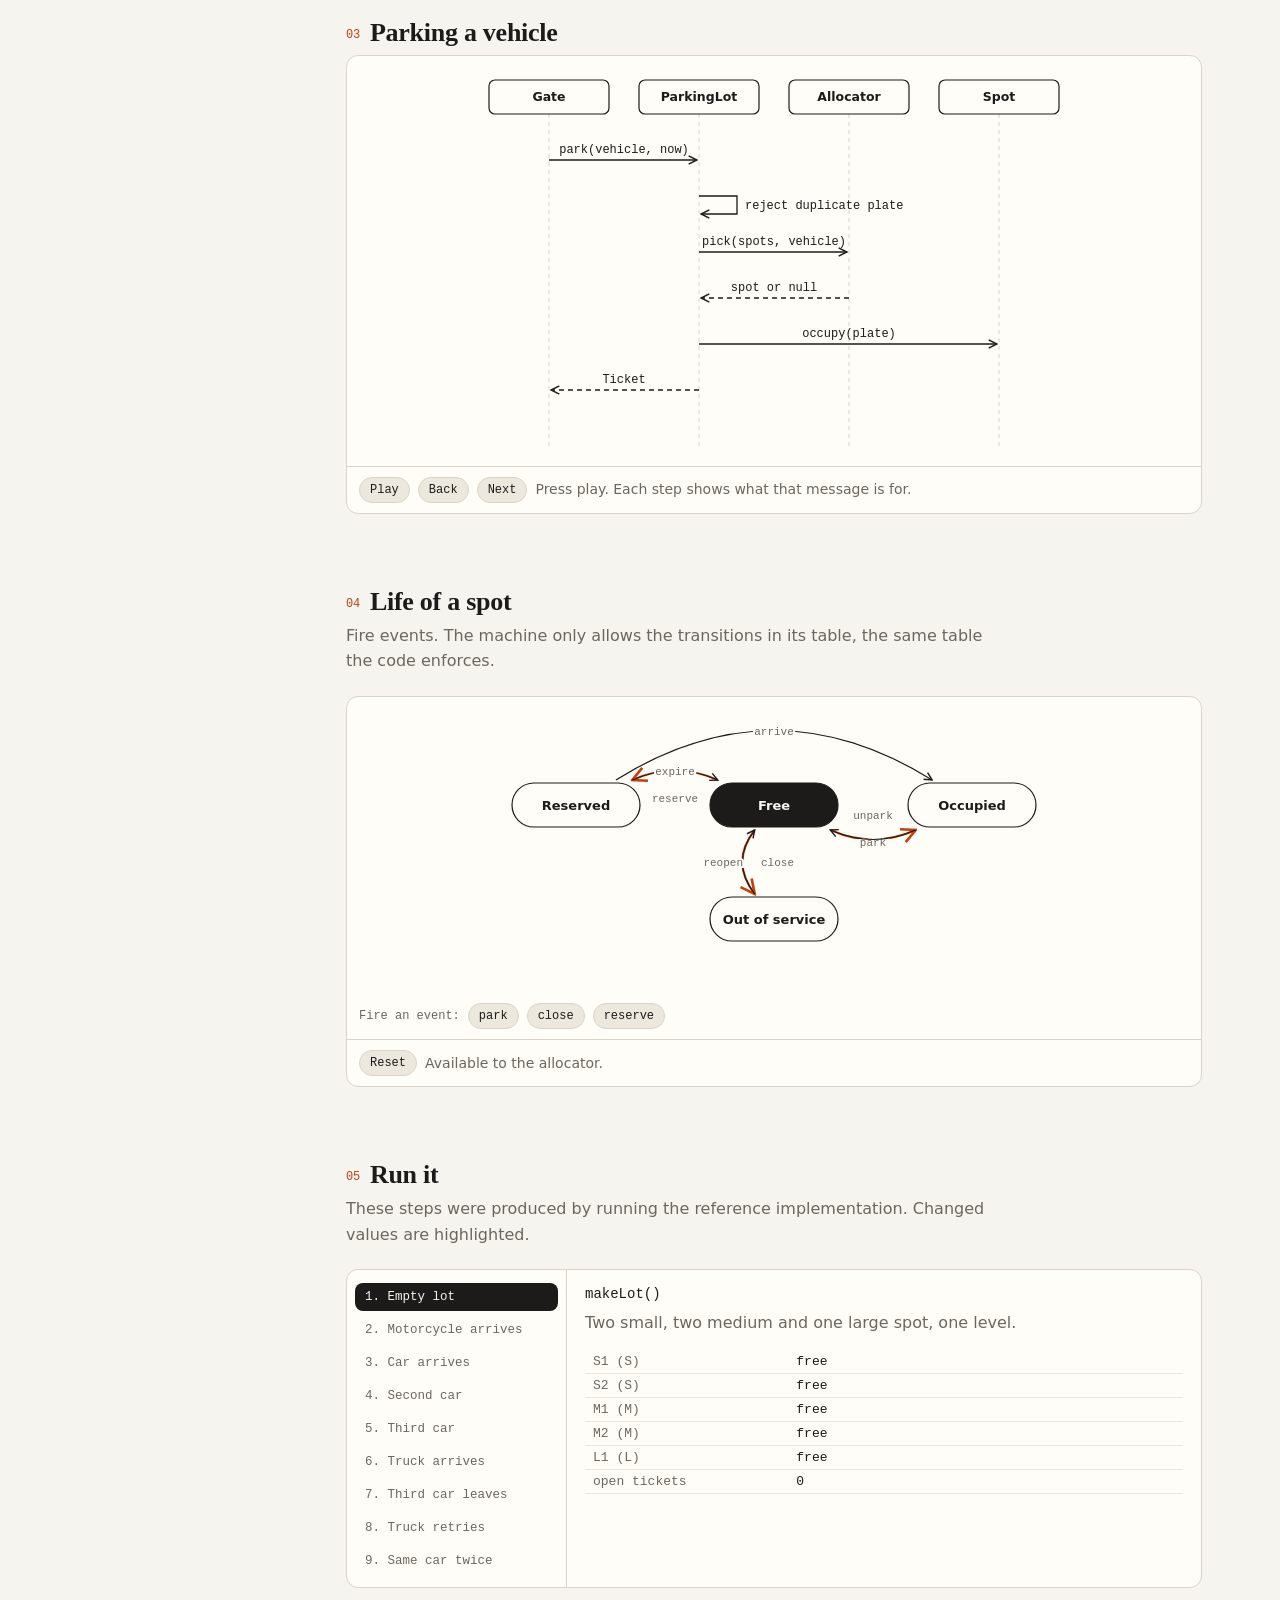
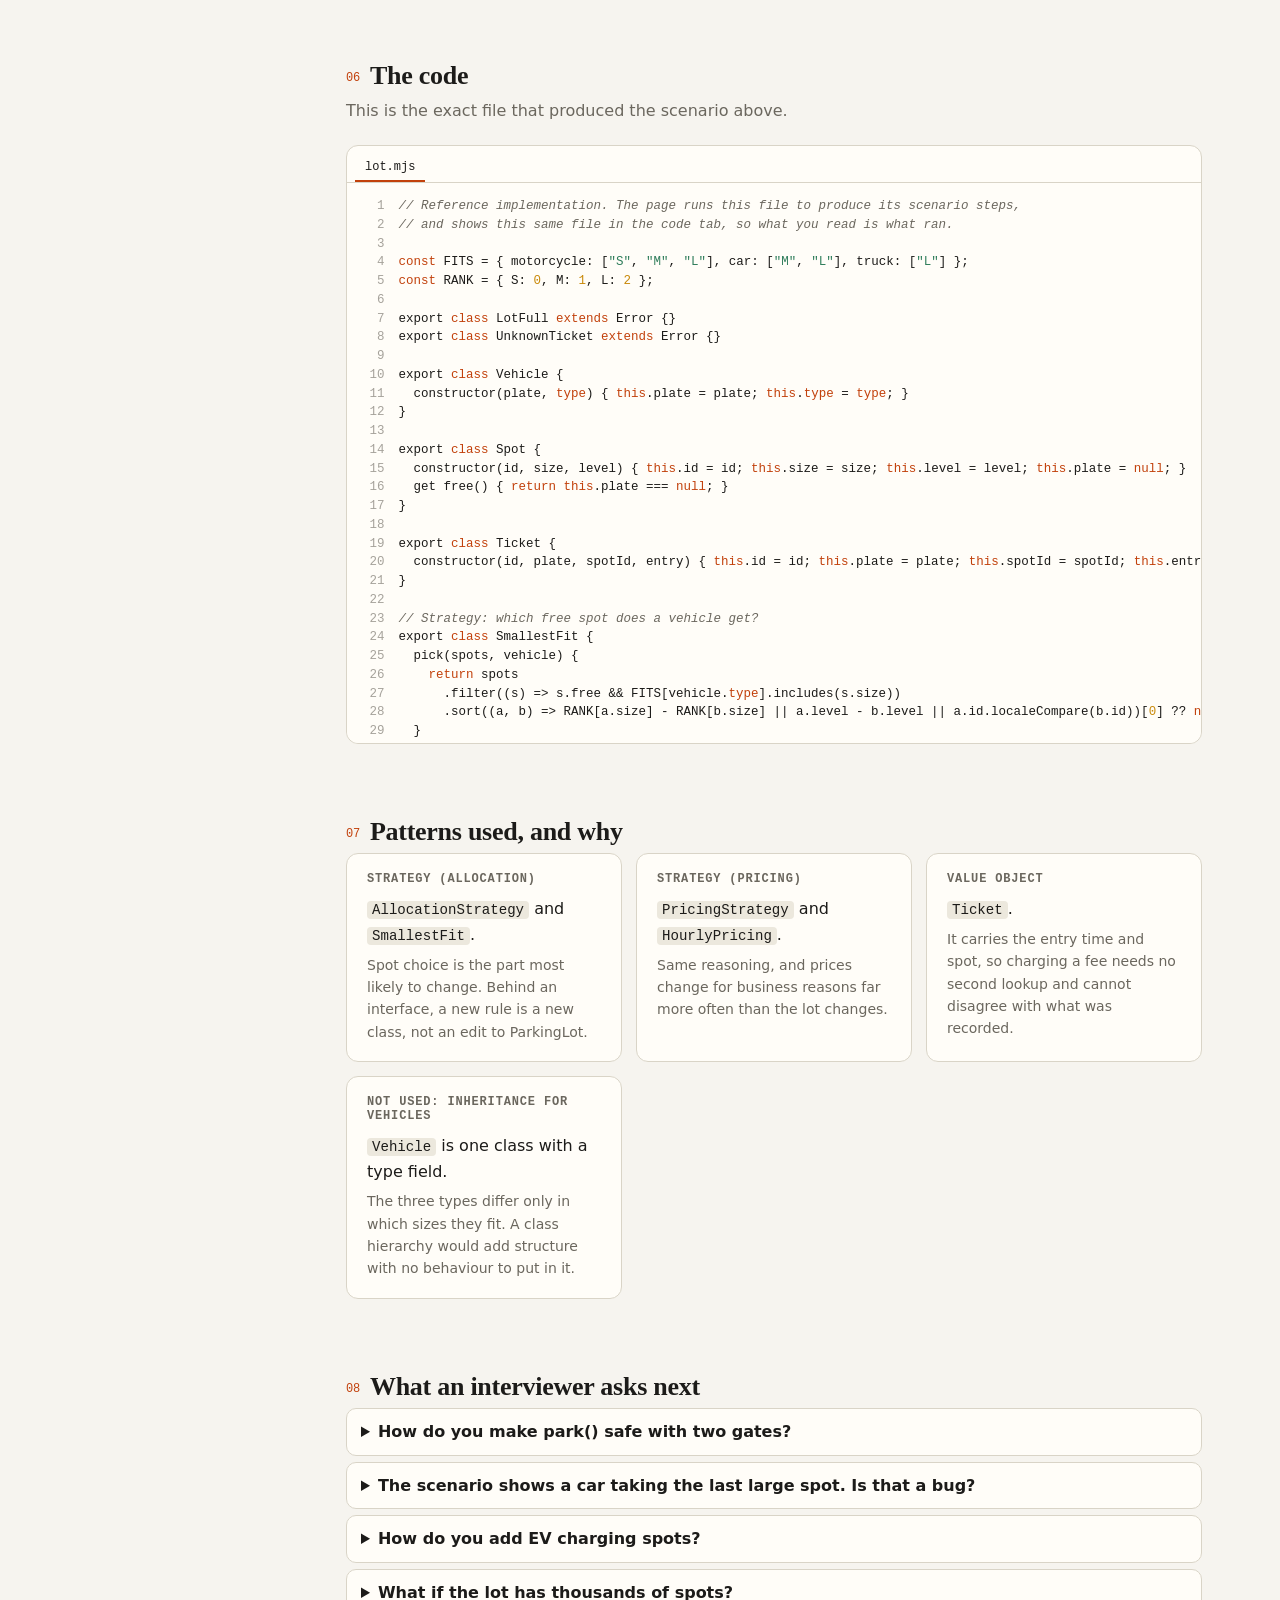
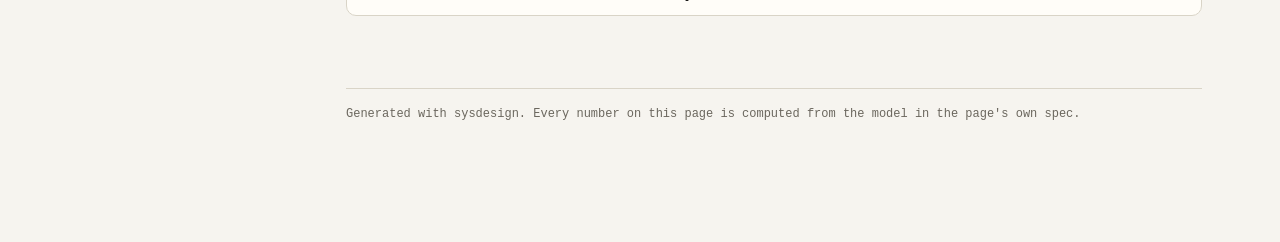
<file: sysdesign/examples/parking-lot/index.html>
<!doctype html>
<html lang="en"><head><meta charset="utf-8"><meta name="viewport" content="width=device-width,initial-scale=1">
<title>Parking lot</title>
<style>:root{
  --bg:#f6f4ef; --panel:#fffdf8; --ink:#1c1b19; --mute:#6b675e; --line:#d9d4c7; --faint:#ece8dd;
  --accent:#c2410c; --cool:#2f7d5b; --warm:#c98a0b; --hot:#c0392b;
  --mono:ui-monospace,"SF Mono",Menlo,Consolas,monospace;
  --sans:ui-sans-serif,system-ui,-apple-system,"Segoe UI",Roboto,sans-serif;
  --serif:ui-serif,Georgia,"Times New Roman",serif;
}
:root[data-theme=dark]{
  --bg:#141412; --panel:#1b1b18; --ink:#ece9e0; --mute:#9a958a; --line:#34322c; --faint:#24231f;
  --accent:#fb923c; --cool:#4ca97e; --warm:#e0a526; --hot:#e5584a;
}
*{box-sizing:border-box}
html{scroll-behavior:smooth}
body{margin:0;background:var(--bg);color:var(--ink);font:16px/1.6 var(--sans);-webkit-font-smoothing:antialiased}
.wrap{display:grid;grid-template-columns:220px minmax(0,1fr);gap:48px;max-width:1180px;margin:0 auto;padding:0 28px}
nav.toc{position:sticky;top:0;align-self:start;height:100vh;padding:40px 0;overflow:auto;font-size:13px}
nav.toc .brand{font:600 11px var(--mono);letter-spacing:.08em;text-transform:uppercase;color:var(--mute);margin-bottom:18px}
nav.toc a{display:block;padding:5px 0 5px 12px;color:var(--mute);text-decoration:none;border-left:2px solid var(--line)}
nav.toc a:hover{color:var(--ink)}
nav.toc a.on{color:var(--ink);border-left-color:var(--accent)}
nav.toc button{margin-top:18px;font:12px var(--mono);background:none;border:1px solid var(--line);color:var(--mute);padding:4px 10px;border-radius:6px;cursor:pointer}
main{padding:56px 0 120px;min-width:0}
header.hero{margin-bottom:56px}
.kind{display:inline-block;font:600 11px var(--mono);letter-spacing:.1em;text-transform:uppercase;color:var(--accent);border:1px solid var(--accent);padding:2px 8px;border-radius:99px}
h1{font:600 clamp(32px,5vw,48px)/1.1 var(--serif);letter-spacing:-.02em;margin:16px 0 10px}
.sub{font-size:19px;color:var(--mute);max-width:60ch;margin:0}
.idea{margin:28px 0 0;padding:18px 22px;border-left:3px solid var(--accent);background:var(--panel);font:italic 20px/1.45 var(--serif);max-width:62ch}
.idea small{display:block;font:600 11px var(--mono);font-style:normal;letter-spacing:.08em;text-transform:uppercase;color:var(--mute);margin-bottom:6px}
section{margin:0 0 72px;scroll-margin-top:24px}
section>h2{font:600 26px/1.2 var(--serif);margin:0 0 6px;letter-spacing:-.01em}
section>h2 .n{font:500 12px var(--mono);color:var(--accent);margin-right:10px;vertical-align:middle}
section>.lede{color:var(--mute);margin:0 0 22px;max-width:64ch}
p{margin:0 0 14px;max-width:68ch}
code{font:.88em var(--mono);background:var(--faint);padding:1px 5px;border-radius:4px}
.card{background:var(--panel);border:1px solid var(--line);border-radius:12px;padding:18px 20px}
.grid{display:grid;gap:14px}
.g2{grid-template-columns:repeat(auto-fit,minmax(260px,1fr))}
.g3{grid-template-columns:repeat(auto-fit,minmax(200px,1fr))}
.card h3{font:600 12px var(--mono);letter-spacing:.07em;text-transform:uppercase;color:var(--mute);margin:0 0 10px}
.card ul{margin:0;padding-left:18px}
.card li{margin:4px 0}
.tag{font:11px var(--mono);color:var(--mute);border:1px solid var(--line);border-radius:99px;padding:1px 8px;margin-right:6px}
/* estimation */
.est{display:grid;grid-template-columns:minmax(0,1fr) minmax(0,1.2fr);gap:14px}
@media(max-width:820px){.est{grid-template-columns:1fr}}
.inp{display:grid;grid-template-columns:1fr auto;gap:2px 10px;margin-bottom:14px;align-items:baseline}
.inp label{font-size:14px}
.inp output{font:13px var(--mono);color:var(--accent)}
.inp input[type=range]{grid-column:1/-1;width:100%;accent-color:var(--accent)}
.rows{width:100%;border-collapse:collapse;font-size:14px}
.rows td{padding:7px 0;border-bottom:1px solid var(--faint)}
.rows td:last-child{text-align:right;font:14px var(--mono);white-space:nowrap}
.rows .why{display:block;font-size:12px;color:var(--mute)}
/* api + data */
.ep{display:grid;grid-template-columns:auto 1fr;gap:4px 12px;align-items:baseline}
.ep .m{font:600 12px var(--mono);padding:2px 8px;border-radius:5px;background:var(--faint)}
.ep .m.POST,.ep .m.PUT,.ep .m.DELETE,.ep .m.PATCH{color:var(--accent)}
.ep .p{font:14px var(--mono)}
.ep .d{grid-column:2;color:var(--mute);font-size:14px}
.ep pre{grid-column:2;margin:4px 0 0}
pre{background:var(--faint);padding:10px 12px;border-radius:8px;overflow:auto;font:12.5px/1.5 var(--mono);margin:0}
table.cols{width:100%;border-collapse:collapse;font:13px var(--mono)}
table.cols td{padding:3px 8px 3px 0;vertical-align:top}
table.cols td.t{color:var(--mute)}
table.cols td.k{color:var(--accent);width:2.5em}
table.cols td.nt{color:var(--mute);font-family:var(--sans);font-size:12px}
.store{font:11px var(--mono);color:var(--mute);float:right}
/* sim */
.sim{padding:0;overflow:hidden}
.sim .bar{display:flex;flex-wrap:wrap;gap:8px;padding:12px 14px;border-bottom:1px solid var(--line)}
.chip{font:12px var(--mono);background:var(--faint);border:1px solid var(--line);color:var(--ink);padding:5px 10px;border-radius:99px;cursor:pointer}
.chip:hover{border-color:var(--accent)}
.chip.on{background:var(--ink);color:var(--bg);border-color:var(--ink)}
.stage{overflow-x:auto;padding:6px 8px}
.stage svg{display:block;min-width:720px;width:100%;height:auto}
.metrics{display:grid;grid-template-columns:repeat(auto-fit,minmax(130px,1fr));border-top:1px solid var(--line)}
.metric{padding:12px 14px;border-right:1px solid var(--line)}
.metric:last-child{border-right:0}
.metric b{display:block;font:600 20px var(--mono)}
.metric span{font:11px var(--mono);letter-spacing:.06em;text-transform:uppercase;color:var(--mute)}
.metric.bad b{color:var(--hot)}
.metric.warn b{color:var(--warm)}
.ctrls{display:grid;grid-template-columns:repeat(auto-fit,minmax(220px,1fr));gap:4px 22px;padding:14px;border-top:1px solid var(--line)}
.simnote{padding:12px 16px;border-top:1px solid var(--line);font-size:14px;color:var(--mute);min-height:3.4em}
.simnote b{color:var(--ink)}
.node rect.box{stroke:var(--ink);stroke-width:1.2;rx:8;fill:color-mix(in srgb,var(--hot) calc(var(--u)*100%),var(--panel))}
.node.sel rect.box{stroke:var(--accent);stroke-width:2.4}
.node.dead rect.box{stroke:var(--hot);stroke-dasharray:4 3}
.node text{fill:var(--ink);font:600 14px var(--sans);pointer-events:none}
.node text.s{font:12px var(--mono);fill:var(--mute)}
.node:hover rect.box{stroke:var(--accent)}
.node{cursor:pointer}
.ubar{fill:var(--cool)}
.ubar.warn{fill:var(--warm)}.ubar.hot{fill:var(--hot)}
.edge{fill:none;stroke:var(--line);stroke-linecap:round}
.edge.async{stroke-dasharray:5 4}
.elabel{font:11.5px var(--mono);fill:var(--mute);paint-order:stroke;stroke:var(--panel);stroke-width:4px}
.dot{fill:var(--accent)}
.dot.async{fill:var(--mute)}
.detail{padding:14px 16px;border-top:1px solid var(--line);font-size:14px;display:grid;gap:4px 18px;grid-template-columns:auto 1fr}
.detail dt{font:11px var(--mono);letter-spacing:.06em;text-transform:uppercase;color:var(--mute);padding-top:2px}
.detail dd{margin:0}
/* tradeoffs, failures, qa */
.opt{display:flex;flex-direction:column;gap:6px}
.opt.pick{border-color:var(--accent);box-shadow:0 0 0 1px var(--accent) inset}
.opt h4{margin:0;font:600 16px var(--serif)}
.opt .badge{font:600 10px var(--mono);letter-spacing:.08em;text-transform:uppercase;color:var(--accent)}
.pro::before{content:"+ ";color:var(--cool);font-family:var(--mono)}
.con::before{content:"– ";color:var(--hot);font-family:var(--mono)}
.q{margin:0 0 6px}
.q summary{cursor:pointer;padding:10px 14px;background:var(--panel);border:1px solid var(--line);border-radius:10px;font-weight:600}
.q[open] summary{border-bottom-left-radius:0;border-bottom-right-radius:0}
.q .a{padding:12px 16px;border:1px solid var(--line);border-top:0;border-radius:0 0 10px 10px;background:var(--panel)}
.fail h4{margin:0 0 6px;font:600 15px var(--sans)}
.fail dl{margin:0;font-size:14px}.fail dt{font:11px var(--mono);letter-spacing:.06em;text-transform:uppercase;color:var(--mute);margin-top:8px}.fail dd{margin:0}
/* lld */
.diagram{padding:10px;overflow-x:auto}
.diagram svg{display:block;margin:0 auto;max-width:100%;height:auto}
.cls rect{fill:var(--panel);stroke:var(--ink);stroke-width:1.2}
.cls .hd{fill:var(--faint)}
.cls text{font:12px var(--mono);fill:var(--ink)}
.cls text.h{font:600 13px var(--sans)}
.cls text.st{font:italic 10.5px var(--mono);fill:var(--mute)}
.cls{cursor:pointer}
.cls.sel rect.fr{stroke:var(--accent);stroke-width:2.4}
.rel{stroke:var(--ink);fill:none;stroke-width:1.2}
.rel.dash{stroke-dasharray:5 4}
.rl{font:10.5px var(--mono);fill:var(--mute);paint-order:stroke;stroke:var(--panel);stroke-width:4px}
.life{stroke:var(--line);stroke-dasharray:4 4}
.actor rect{fill:var(--panel);stroke:var(--ink);stroke-width:1.2;rx:6}
.actor text{font:600 12.5px var(--sans);fill:var(--ink)}
.msg{transition:opacity .2s}
.msg.off{opacity:.22}
.msg line,.msg path{stroke:var(--ink);fill:none;stroke-width:1.3}
.msg.ret line{stroke-dasharray:5 4}
.msg.on line,.msg.on path{stroke:var(--accent);stroke-width:2}
.msg text{font:12px var(--mono);fill:var(--ink)}
.msg.on text{fill:var(--accent)}
.st rect.sb{fill:var(--panel);stroke:var(--ink);stroke-width:1.2}
.stn text{font:600 13px var(--sans);fill:var(--ink)}
.stn.cur rect.sb{fill:var(--ink)}.stn.cur text{fill:var(--bg)}
.stn.term rect.sb{stroke-width:2.6}
.tr{stroke:var(--ink);fill:none;stroke-width:1.2}
.tr.live{stroke:var(--accent);stroke-width:2.2}
.tl{font:11px var(--mono);fill:var(--mute);paint-order:stroke;stroke:var(--panel);stroke-width:4px}
.ctl{display:flex;flex-wrap:wrap;gap:8px;align-items:center;padding:10px 12px;border-top:1px solid var(--line)}
.ctl .grow{flex:1;color:var(--mute);font-size:14px;min-width:200px}
.steps{display:grid;grid-template-columns:220px minmax(0,1fr);}
@media(max-width:820px){.steps{grid-template-columns:1fr}}
.steps ol{list-style:none;margin:0;padding:8px;border-right:1px solid var(--line);max-height:420px;overflow:auto}
.steps li button{width:100%;text-align:left;background:none;border:0;border-radius:8px;padding:7px 10px;font:12.5px var(--mono);color:var(--mute);cursor:pointer}
.steps li button.on{background:var(--ink);color:var(--bg)}
.steps .pane{padding:16px 18px}
.steps .call{font:14px var(--mono);margin:0 0 8px}
.kv{width:100%;border-collapse:collapse;font:13px var(--mono);margin-top:10px}
.kv td{padding:4px 8px;border-bottom:1px solid var(--faint);vertical-align:top}
.kv td:first-child{color:var(--mute);width:34%}
.kv tr.chg td:last-child{color:var(--accent);font-weight:600}
.tabs{display:flex;gap:4px;padding:8px 8px 0;border-bottom:1px solid var(--line)}
.tabs button{font:12px var(--mono);background:none;border:0;border-bottom:2px solid transparent;padding:6px 10px;color:var(--mute);cursor:pointer}
.tabs button.on{color:var(--ink);border-bottom-color:var(--accent)}
pre.code{border-radius:0 0 12px 12px;background:var(--panel);padding:14px 0;counter-reset:l;max-height:560px}
pre.code .ln{display:block;padding:0 16px 0 0;white-space:pre}
pre.code .ln::before{counter-increment:l;content:counter(l);display:inline-block;width:3em;padding-right:14px;text-align:right;color:var(--mute);opacity:.6}
.tk-k{color:var(--accent)}.tk-s{color:var(--cool)}.tk-c{color:var(--mute);font-style:italic}.tk-n{color:var(--warm)}
footer{color:var(--mute);font:12px var(--mono);border-top:1px solid var(--line);padding-top:18px}
@media(max-width:900px){.wrap{grid-template-columns:1fr;gap:0;padding:0 18px}nav.toc{display:none}}
@media(prefers-reduced-motion:reduce){html{scroll-behavior:auto}}
</style></head>
<body><div id="root"></div>
<script id="spec" type="application/json">{"kind":"lld","title":"Parking lot","subtitle":"Which spot does a vehicle get, what does the stay cost, and how do you keep the design open to change.","idea":"Keep the lot's bookkeeping dull and push every policy question, which spot and what price, behind a small interface so each can change on its own.","sections":[{"type":"requirements","title":"What we are building","functional":["Vehicles of three types (motorcycle, car, truck) enter and receive a ticket.","Each vehicle is assigned a free spot it fits in.","On exit the ticket is turned into a fee based on time and spot size.","The lot knows when it is full for a given vehicle type."],"nonfunctional":["Adding a pricing rule or allocation rule must not change ParkingLot.","Two gates must never assign the same spot.","All state needed to price a stay is on the ticket."],"outOfScope":["Payment processing","Reservations","Multi-lot routing"]},{"type":"classes","title":"Classes and relationships","lede":"Click a class for its role.","hint":"Click a class for its role. The two strategy interfaces are where the design bends.","classes":[{"name":"ParkingLot","at":[1,0],"fields":["spots: Spot[]","tickets: Map\u003cid, Ticket>","allocator: AllocationStrategy","pricing: PricingStrategy"],"methods":["park(vehicle, now): Ticket","unpark(ticketId, now): fee"],"role":"The only class with state that changes. It coordinates and decides nothing about policy: it asks the allocator for a spot and the pricing strategy for a fee."},{"name":"Spot","at":[0,0],"fields":["id","size: S | M | L","level","plate: string | null"],"methods":["free: boolean"],"role":"One physical space. Knows its size and who is in it."},{"name":"Ticket","at":[2,0],"fields":["id","plate","spotId","entry: seconds"],"methods":[],"role":"A receipt that carries everything needed to price the stay later, so pricing never has to look anything up."},{"name":"Vehicle","at":[0,1],"fields":["plate","type"],"methods":[],"role":"Input to the lot. Only its type matters for fitting."},{"name":"AllocationStrategy","at":[1,1],"stereotype":"interface","fields":[],"methods":["pick(spots, vehicle): Spot | null"],"role":"Policy: which free spot. Swap it to prefer low levels, spread wear, or keep large spots free."},{"name":"SmallestFit","at":[1,2],"fields":[],"methods":["pick(spots, vehicle)"],"role":"The default: the smallest free spot that fits, nearest level first."},{"name":"PricingStrategy","at":[2,1],"stereotype":"interface","fields":[],"methods":["charge(ticket, spot, exit): fee"],"role":"Policy: what a stay costs. Hourly today; flat, tiered or surge tomorrow."},{"name":"HourlyPricing","at":[2,2],"fields":["rate: size -> per hour"],"methods":["charge(ticket, spot, exit)"],"role":"Rounds the stay up to whole hours, minimum one, times the rate for the spot size."}],"relations":[{"from":"ParkingLot","to":"Spot","type":"has","label":"1..*"},{"from":"ParkingLot","to":"Ticket","type":"has","label":"0..*"},{"from":"ParkingLot","to":"AllocationStrategy","type":"uses"},{"from":"ParkingLot","to":"PricingStrategy","type":"uses"},{"from":"SmallestFit","to":"AllocationStrategy","type":"implements"},{"from":"HourlyPricing","to":"PricingStrategy","type":"implements"},{"from":"Vehicle","to":"AllocationStrategy","type":"uses"}]},{"type":"sequence","title":"Parking a vehicle","hint":"Press play. Each step shows what that message is for.","actors":["Gate","ParkingLot","Allocator","Spot"],"messages":[{"from":"Gate","to":"ParkingLot","text":"park(vehicle, now)","note":"A gate hands over the vehicle and the current time."},{"from":"ParkingLot","to":"ParkingLot","text":"reject duplicate plate","note":"Fail fast: a plate that already has a ticket cannot park again."},{"from":"ParkingLot","to":"Allocator","text":"pick(spots, vehicle)","note":"Policy lives here. The lot does not know how a spot is chosen."},{"from":"Allocator","to":"ParkingLot","text":"spot or null","ret":true,"note":"Null means nothing fits. The lot raises LotFull."},{"from":"ParkingLot","to":"Spot","text":"occupy(plate)","note":"This write is the one that must be atomic if two gates run at once (see the concurrency answer below)."},{"from":"ParkingLot","to":"Gate","text":"Ticket","ret":true,"note":"The ticket carries the entry time. Pricing later needs nothing else."}]},{"type":"states","title":"Life of a spot","lede":"Fire events. The machine only allows the transitions in its table, the same table the code enforces.","initial":"free","states":[{"id":"free","label":"Free","at":[1,0],"note":"Available to the allocator."},{"id":"occupied","label":"Occupied","at":[2,0],"note":"A ticket points at this spot."},{"id":"reserved","label":"Reserved","at":[0,0],"note":"Held for a booking (an extension, not built here)."},{"id":"oos","label":"Out of service","at":[1,1],"note":"Skipped by every allocator."}],"transitions":[{"from":"free","to":"occupied","event":"park","note":"ticket issued"},{"from":"occupied","to":"free","event":"unpark","note":"fee charged, ticket closed"},{"from":"free","to":"oos","event":"close"},{"from":"oos","to":"free","event":"reopen"},{"from":"free","to":"reserved","event":"reserve"},{"from":"reserved","to":"occupied","event":"arrive","bend":-62},{"from":"reserved","to":"free","event":"expire"}]},{"type":"scenario","title":"Run it","lede":"These steps were produced by running the reference implementation. Changed values are highlighted.","steps":[{"title":"Empty lot","call":"makeLot()","note":"Two small, two medium and one large spot, one level.","state":{"S1 (S)":"free","S2 (S)":"free","M1 (M)":"free","M2 (M)":"free","L1 (L)":"free","open tickets":0}},{"title":"Motorcycle arrives","call":"park(motorcycle \"MC-1\", t=0)","result":"S1","note":"The allocator picks the smallest spot that fits, so the motorcycle takes a small one and leaves bigger spots for bigger vehicles.","state":{"S1 (S)":"MC-1","S2 (S)":"free","M1 (M)":"free","M2 (M)":"free","L1 (L)":"free","open tickets":1}},{"title":"Car arrives","call":"park(car \"CAR-1\", t=60)","result":"M1","state":{"S1 (S)":"MC-1","S2 (S)":"free","M1 (M)":"CAR-1","M2 (M)":"free","L1 (L)":"free","open tickets":2}},{"title":"Second car","call":"park(car \"CAR-2\", t=120)","result":"M2","state":{"S1 (S)":"MC-1","S2 (S)":"free","M1 (M)":"CAR-1","M2 (M)":"CAR-2","L1 (L)":"free","open tickets":3}},{"title":"Third car","call":"park(car \"CAR-3\", t=180)","result":"L1","note":"Medium spots are gone, so the car takes the large spot. Legal, but it is the design's weak point.","state":{"S1 (S)":"MC-1","S2 (S)":"free","M1 (M)":"CAR-1","M2 (M)":"CAR-2","L1 (L)":"CAR-3","open tickets":4}},{"title":"Truck arrives","call":"park(truck \"TRK-1\", t=240)","result":"LotFull: no free spot for a truck","note":"A free small spot exists, but a truck fits only in a large one. The lot is full for trucks while three spots sit idle.","state":{"S1 (S)":"MC-1","S2 (S)":"free","M1 (M)":"CAR-1","M2 (M)":"CAR-2","L1 (L)":"CAR-3","open tickets":4}},{"title":"Third car leaves","call":"unpark(ticket 4, t=7800)","result":"fee = 12","note":"2h10m rounds up to 3 hours at 4 per hour for a large spot.","state":{"S1 (S)":"MC-1","S2 (S)":"free","M1 (M)":"CAR-1","M2 (M)":"CAR-2","L1 (L)":"free","open tickets":3}},{"title":"Truck retries","call":"park(truck \"TRK-1\", t=7900)","result":"L1","state":{"S1 (S)":"MC-1","S2 (S)":"free","M1 (M)":"CAR-1","M2 (M)":"CAR-2","L1 (L)":"TRK-1","open tickets":4}},{"title":"Same car twice","call":"park(car \"CAR-1\", t=8000)","result":"Error: CAR-1 is already parked","note":"A plate that already holds a ticket is rejected before any spot is touched.","state":{"S1 (S)":"MC-1","S2 (S)":"free","M1 (M)":"CAR-1","M2 (M)":"CAR-2","L1 (L)":"TRK-1","open tickets":4}}]},{"type":"code","title":"The code","lede":"This is the exact file that produced the scenario above.","files":[{"name":"lot.mjs","src":"// Reference implementation. The page runs this file to produce its scenario steps,\n// and shows this same file in the code tab, so what you read is what ran.\n\nconst FITS = { motorcycle: [\"S\", \"M\", \"L\"], car: [\"M\", \"L\"], truck: [\"L\"] };\nconst RANK = { S: 0, M: 1, L: 2 };\n\nexport class LotFull extends Error {}\nexport class UnknownTicket extends Error {}\n\nexport class Vehicle {\n  constructor(plate, type) { this.plate = plate; this.type = type; }\n}\n\nexport class Spot {\n  constructor(id, size, level) { this.id = id; this.size = size; this.level = level; this.plate = null; }\n  get free() { return this.plate === null; }\n}\n\nexport class Ticket {\n  constructor(id, plate, spotId, entry) { this.id = id; this.plate = plate; this.spotId = spotId; this.entry = entry; }\n}\n\n// Strategy: which free spot does a vehicle get?\nexport class SmallestFit {\n  pick(spots, vehicle) {\n    return spots\n      .filter((s) => s.free && FITS[vehicle.type].includes(s.size))\n      .sort((a, b) => RANK[a.size] - RANK[b.size] || a.level - b.level || a.id.localeCompare(b.id))[0] ?? null;\n  }\n}\n\n// Strategy: what does a stay cost?\nexport class HourlyPricing {\n  constructor(ratePerHour) { this.rate = ratePerHour; }\n  charge(ticket, spot, exitSec) {\n    const hours = Math.max(1, Math.ceil((exitSec - ticket.entry) / 3600));\n    return hours * this.rate[spot.size];\n  }\n}\n\nexport class ParkingLot {\n  constructor(spots, allocator, pricing) {\n    this.spots = spots; this.allocator = allocator; this.pricing = pricing;\n    this.tickets = new Map(); this.nextId = 1;\n  }\n  park(vehicle, nowSec) {\n    for (const t of this.tickets.values()) if (t.plate === vehicle.plate) throw new Error(`${vehicle.plate} is already parked`);\n    const spot = this.allocator.pick(this.spots, vehicle);\n    if (!spot) throw new LotFull(`no free spot for a ${vehicle.type}`);\n    spot.plate = vehicle.plate;\n    const ticket = new Ticket(this.nextId++, vehicle.plate, spot.id, nowSec);\n    this.tickets.set(ticket.id, ticket);\n    return ticket;\n  }\n  unpark(ticketId, nowSec) {\n    const ticket = this.tickets.get(ticketId);\n    if (!ticket) throw new UnknownTicket(`ticket ${ticketId}`);\n    const spot = this.spots.find((s) => s.id === ticket.spotId);\n    const fee = this.pricing.charge(ticket, spot, nowSec);\n    spot.plate = null;\n    this.tickets.delete(ticketId);\n    return fee;\n  }\n  snapshot() {\n    const out = {};\n    for (const s of this.spots) out[`${s.id} (${s.size})`] = s.plate ?? \"free\";\n    out[\"open tickets\"] = this.tickets.size;\n    return out;\n  }\n}\n\nexport function makeLot() {\n  const spots = [\n    new Spot(\"S1\", \"S\", 1), new Spot(\"S2\", \"S\", 1),\n    new Spot(\"M1\", \"M\", 1), new Spot(\"M2\", \"M\", 1),\n    new Spot(\"L1\", \"L\", 1),\n  ];\n  return new ParkingLot(spots, new SmallestFit(), new HourlyPricing({ S: 1, M: 2, L: 4 }));\n}\n"}]},{"type":"patterns","title":"Patterns used, and why","items":[{"name":"Strategy (allocation)","where":"`AllocationStrategy` and `SmallestFit`.","why":"Spot choice is the part most likely to change. Behind an interface, a new rule is a new class, not an edit to ParkingLot."},{"name":"Strategy (pricing)","where":"`PricingStrategy` and `HourlyPricing`.","why":"Same reasoning, and prices change for business reasons far more often than the lot changes."},{"name":"Value object","where":"`Ticket`.","why":"It carries the entry time and spot, so charging a fee needs no second lookup and cannot disagree with what was recorded."},{"name":"Not used: inheritance for vehicles","where":"`Vehicle` is one class with a type field.","why":"The three types differ only in which sizes they fit. A class hierarchy would add structure with no behaviour to put in it."}]},{"type":"qa","title":"What an interviewer asks next","items":[{"q":"How do you make park() safe with two gates?","a":["The dangerous window is between picking a spot and marking it taken. Make that one atomic step: a lock around the allocation, or a compare-and-set on the spot (set plate only if it is still empty) with a retry on failure. A per-spot lock scales better than one lock on the whole lot, but then `pick` must tolerate a spot being taken underneath it."]},{"q":"The scenario shows a car taking the last large spot. Is that a bug?","a":["It is a policy question, which is why it lives in the strategy. A stricter allocator could refuse to place cars in large spots while any truck demand exists, or keep a reserve count of large spots. The lot class would not change."]},{"q":"How do you add EV charging spots?","a":["Add a spot attribute and let the allocator filter on it, or add a new size-like category. If a vehicle needs charging, the allocator looks for spots with a charger first. ParkingLot is unchanged because it never looks inside the choice."]},{"q":"What if the lot has thousands of spots?","a":["Scanning every spot on each arrival is linear. Keep a free list per size, ordered by level, and pick from the front. The strategy interface stays the same; only SmallestFit's internals change."]}]}]}</script>
<script>/* sysdesign runtime. Renders a page from the JSON spec in <script id="spec">.
   No dependencies. Everything on the page is computed from the spec's own
   inputs and formulas, so numbers in prose, tables and the simulation agree. */
(function () {
  "use strict";
  var SPEC = JSON.parse(document.getElementById("spec").textContent);
  var S = { p: {}, r: {}, m: null }; // params, estimation rows, last sim result
  var listeners = [];
  var SVG = "http://www.w3.org/2000/svg";

  // ---------- helpers ----------
  function h(tag, attrs) {
    var svg = /^(svg|g|path|rect|circle|line|text|marker|defs|polygon|tspan)$/.test(tag);
    var el = svg ? document.createElementNS(SVG, tag) : document.createElement(tag);
    if (attrs) for (var k in attrs) {
      var v = attrs[k];
      if (v == null || v === false) continue;
      if (k === "class") el.setAttribute("class", v);
      else if (k === "html") el.innerHTML = v;
      else if (k.slice(0, 2) === "on") el.addEventListener(k.slice(2), v);
      else el.setAttribute(k, v === true ? "" : v);
    }
    for (var i = 2; i < arguments.length; i++) add(el, arguments[i]);
    return el;
  }
  function add(el, c) {
    if (c == null || c === false) return;
    if (Array.isArray(c)) c.forEach(function (x) { add(el, x); });
    else el.appendChild(typeof c === "object" ? c : document.createTextNode(String(c)));
  }
  function esc(s) { return String(s).replace(/[&<>]/g, function (c) { return { "&": "&amp;", "<": "&lt;", ">": "&gt;" }[c]; }); }
  function md(s) { // tiny markdown: **bold**, `code`
    return esc(s).replace(/`([^`]+)`/g, "<code>$1</code>").replace(/\*\*([^*]+)\*\*/g, "<b>$1</b>");
  }
  function paras(arr) { return (Array.isArray(arr) ? arr : [arr]).map(function (t) { return h("p", { html: md(t) }); }); }
  function clamp(x, a, b) { return Math.max(a, Math.min(b, x)); }

  var H = {
    min: Math.min, max: Math.max, ceil: Math.ceil, floor: Math.floor, round: Math.round,
    log2: Math.log2, log10: Math.log10, log: Math.log, pow: Math.pow, sqrt: Math.sqrt, abs: Math.abs, clamp: clamp,
    // Hit ratio of an ideal cache holding the c most popular of n items when popularity is Zipf(s).
    zipf: function (c, n, s) {
      c = Math.max(1, Math.min(c, n)); s = s == null ? 1 : s;
      var Hn = function (k) { return Math.abs(s - 1) < 1e-6 ? Math.log(k) + 0.5772 : (Math.pow(k, 1 - s) - 1) / (1 - s) + 1; };
      return clamp(Hn(c) / Hn(n), 0, 1);
    }
  };
  var cache = {};
  function val(x, extra) {
    if (typeof x !== "string" || x.charAt(0) !== "=") return x;
    var f = cache[x];
    if (!f) {
      try { f = cache[x] = new Function("p", "r", "m", "H", "with(H){return (" + x.slice(1) + ")}"); }
      catch (e) { fail("bad expression " + x + ": " + e.message); f = function () { return 0; }; }
    }
    try { var v = f(S.p, S.r, extra || S.m, H); return v == null || isNaN(v) && typeof v === "number" ? 0 : v; }
    catch (e) { fail("expression " + x + ": " + e.message); return 0; }
  }
  function fail(msg) { document.body.dataset.error = (document.body.dataset.error || "") + msg + " | "; }
  function fmt(v, f, unit) {
    if (typeof v !== "number") return String(v);
    var s;
    if (f === "pct") s = (v * 100).toFixed(v < 0.1 ? 2 : 1) + "%";
    else if (f === "bytes") s = scale(v, ["B", "KB", "MB", "GB", "TB", "PB", "EB"], 1000);
    else if (f === "ms") s = v < 10 ? v.toFixed(1) + " ms" : Math.round(v) + " ms";
    else if (f === "onoff") return v ? "On" : "Off";
    else if (f === "int") s = Math.round(v).toLocaleString("en-US");
    else s = si(v);
    return unit && f !== "bytes" && f !== "ms" && f !== "pct" ? s + " " + unit : s;
  }
  function si(v) {
    var a = Math.abs(v);
    if (a >= 1e12) return (v / 1e12).toFixed(2).replace(/\.?0+$/, "") + "T";
    if (a >= 1e9) return (v / 1e9).toFixed(2).replace(/\.?0+$/, "") + "B";
    if (a >= 1e6) return (v / 1e6).toFixed(2).replace(/\.?0+$/, "") + "M";
    if (a >= 1e4) return (v / 1e3).toFixed(1).replace(/\.?0+$/, "") + "K";
    if (a >= 100) return Math.round(v).toLocaleString("en-US");
    if (a >= 1) return v.toFixed(1).replace(/\.0$/, "");
    if (a === 0) return "0";
    return v.toPrecision(2);
  }
  function scale(v, units, base) { var i = 0; while (Math.abs(v) >= base && i < units.length - 1) { v /= base; i++; } return v.toFixed(v < 10 ? 1 : 0).replace(/\.0$/, "") + " " + units[i]; }

  // ---------- reactive store ----------
  function declareParams() {
    (SPEC.sections || []).forEach(function (s) {
      (s.inputs || []).concat(s.controls || []).forEach(function (c) { if (c.id && c.value != null) S.p[c.id] = c.value; });
    });
  }
  var DEFAULTS = {};
  function onChange(fn) { listeners.push(fn); }
  function recompute() {
    (SPEC.sections || []).forEach(function (s) {
      (s.rows || []).forEach(function (row) { if (row.id) S.r[row.id] = val(row.expr, null); });
    });
    var arch = (SPEC.sections || []).filter(function (s) { return s.type === "arch"; })[0];
    S.m = arch ? simulate(arch) : null;
    // rows that read the simulation (m) get a second pass
    (SPEC.sections || []).forEach(function (s) { (s.rows || []).forEach(function (row) { if (row.id) S.r[row.id] = val(row.expr, S.m); }); });
    listeners.forEach(function (f) { f(); });
    if (S.m) document.body.dataset.sim = JSON.stringify({ rps: S.m.rps, err: S.m.err, lat: S.m.lat, bottleneck: S.m.bottleneck });
  }
  function setParam(id, v) { S.p[id] = v; recompute(); }

  // ---------- fluid flow simulation ----------
  // A request rate enters at source nodes and is split along edges. Each node serves up to
  // instances x capacity requests per second; the rest is shed. Latency per node is the
  // service time stretched by 1/(1-utilisation), the M/M/1 shape. Cache nodes terminate
  // `hit` of their traffic. Async edges load their targets but are not on the user's path.
  function simulate(arch) {
    var nodes = arch.nodes, by = {}, i;
    nodes.forEach(function (n) { by[n.id] = n; });
    var out = {}, inn = {};
    nodes.forEach(function (n) { out[n.id] = []; inn[n.id] = []; });
    arch.edges.forEach(function (e) { out[e.from].push(e); inn[e.to].push(e); });
    // topological order
    var indeg = {}, order = [], q = [];
    nodes.forEach(function (n) { indeg[n.id] = inn[n.id].length; if (!indeg[n.id]) q.push(n.id); });
    while (q.length) { var id = q.shift(); order.push(id); out[id].forEach(function (e) { if (--indeg[e.to] === 0) q.push(e.to); }); }
    if (order.length !== nodes.length) { fail("architecture has a cycle"); return null; }
    var res = { nodes: {}, edges: [] };
    var flow = {}; // edge index -> rps
    arch.edges.forEach(function (e, k) { e._k = k; });
    order.forEach(function (id) {
      var n = by[id], r = res.nodes[id] = { id: id };
      var inflow = n.rps != null ? val(n.rps) : 0;
      inn[id].forEach(function (e) { inflow += flow[e._k] || 0; });
      var inst = n.instances != null ? Math.max(0, val(n.instances)) : 1;
      var cap = n.cap != null ? val(n.cap) : Infinity;
      var total = inst * cap;
      var acc = Math.min(inflow, total);
      var rho = total === Infinity ? 0 : total > 0 ? inflow / total : (inflow > 0 ? 9 : 0);
      var svc = n.ms != null ? val(n.ms) : 0;
      r.inflow = inflow; r.inst = inst; r.cap = cap; r.total = total;
      r.accepted = acc; r.shed = inflow - acc; r.util = rho; r.accFrac = inflow > 0 ? acc / inflow : 1;
      r.latency = svc ? svc / (1 - Math.min(rho, 0.97)) : 0;
      r.hit = n.hit != null ? clamp(val(n.hit), 0, 1) : 0;
      r.growth = n.kind === "queue" && inflow > total ? inflow - total : 0; // backlog growth per second
      // split accepted traffic across outgoing edges
      var outs = out[id], eq = outs.filter(function (e) { return e.share == null && !e.call && !e.async; }).length;
      outs.forEach(function (e) {
        var sh = e.share != null ? val(e.share) : (e.call || e.async) ? 1 : 1 / Math.max(1, eq);
        if (e.miss) sh *= (1 - r.hit);
        var mult = e.mult != null ? val(e.mult) : 1;
        flow[e._k] = acc * sh * mult;
        res.edges[e._k] = { flow: flow[e._k], share: sh, mult: mult };
      });
    });
    // success probability and expected latency of a request entering each node (sync edges only)
    var memo = {};
    function path(id) {
      if (memo[id]) return memo[id];
      var r = res.nodes[id], sync = out[id].filter(function (e) { return !e.async; });
      var alts = sync.filter(function (e) { return !e.call; }), calls = sync.filter(function (e) { return e.call; });
      var s = 0, l = r.latency, cover = 0;
      alts.forEach(function (e) {
        var sh = res.edges[e._k].share, c = path(e.to);
        s += sh * c.s; l += sh * c.l; cover += sh;
      });
      var hitShare = r.hit && alts.some(function (e) { return e.miss; }) ? r.hit : 0;
      s += hitShare; cover += hitShare;
      if (!alts.length) s = 1; else if (cover < 1) s += 1 - cover; // traffic with nowhere to go ends here, successfully
      calls.forEach(function (e) { // calls every request may make: all must succeed, latencies add
        var sh = res.edges[e._k].share, c = path(e.to);
        s *= (1 - sh) + sh * c.s; l += sh * c.l;
      });
      return memo[id] = { s: s * r.accFrac, l: l };
    }
    var srcs = nodes.filter(function (n) { return n.rps != null; }), tot = 0, ok = 0, lat = 0;
    srcs.forEach(function (n) {
      if (n.internal) return;
      var rate = res.nodes[n.id].inflow, p = path(n.id); tot += rate; ok += rate * p.s; lat += rate * p.l;
      res.nodes[n.id].path = p;
    });
    res.rps = tot; res.served = ok; res.err = tot > 0 ? 1 - ok / tot : 0; res.lat = tot > 0 ? lat / tot : 0;
    var worst = null;
    nodes.forEach(function (n) { var r = res.nodes[n.id]; if (r.total !== Infinity && (!worst || r.util > res.nodes[worst].util)) worst = n.id; });
    res.bottleneck = worst;
    return res;
  }

  // ---------- sections ----------
  var builders = {};

  builders.text = function (s) { return [paras(s.body || [])]; };

  builders.requirements = function (s) {
    function col(t, items) { return h("div", { class: "card" }, h("h3", null, t), h("ul", null, (items || []).map(function (x) { return h("li", { html: md(x) }); }))); }
    return [h("div", { class: "grid g3" }, col("Functional", s.functional), col("Non-functional", s.nonfunctional), s.outOfScope ? col("Out of scope", s.outOfScope) : null)];
  };

  builders.estimation = function (s) {
    var outs = [], inputs = h("div", { class: "card" }, h("h3", null, "Assumptions (drag)"));
    (s.inputs || []).forEach(function (c) {
      var o = h("output"), inp = h("input", { type: "range", min: c.min, max: c.max, step: c.step || "any", value: c.value, "aria-label": c.label });
      var lg = c.log;
      if (lg) { inp.min = Math.log10(c.min); inp.max = Math.log10(c.max); inp.step = "any"; inp.value = Math.log10(c.value); }
      inp.addEventListener("input", function () { setParam(c.id, lg ? Math.pow(10, +inp.value) : +inp.value); });
      onChange(function () { o.textContent = fmt(S.p[c.id], c.fmt, c.unit); });
      inputs.appendChild(h("div", { class: "inp" }, h("label", null, c.label), o, inp));
    });
    var tb = h("table", { class: "rows" });
    (s.rows || []).forEach(function (row) {
      var td = h("td");
      onChange(function () { td.textContent = fmt(val(row.expr), row.fmt, row.unit); });
      tb.appendChild(h("tr", null, h("td", null, row.label, row.why ? h("span", { class: "why", html: md(row.why) }) : null), td));
    });
    return [paras(s.body || []), h("div", { class: "est" }, inputs, h("div", { class: "card" }, h("h3", null, "Derived"), tb))];
  };

  builders.api = function (s) {
    return [h("div", { class: "grid" }, (s.endpoints || []).map(function (e) {
      return h("div", { class: "card ep" },
        h("span", { class: "m " + e.method }, e.method), h("span", { class: "p" }, e.path),
        e.desc ? h("span", { class: "d", html: md(e.desc) }) : null,
        e.req ? h("pre", null, e.req) : null, e.res ? h("pre", null, e.res) : null);
    }))];
  };

  builders.data = function (s) {
    return [paras(s.body || []), h("div", { class: "grid g2" }, (s.tables || []).map(function (t) {
      return h("div", { class: "card" }, h("span", { class: "store" }, t.store || ""), h("h3", null, t.name),
        h("table", { class: "cols" }, (t.columns || []).map(function (c) {
          return h("tr", null, h("td", { class: "k" }, c.key || ""), h("td", null, c.name), h("td", { class: "t" }, c.type || ""), h("td", { class: "nt" }, c.note || ""));
        })), t.why ? h("p", { style: "margin:10px 0 0;font-size:14px;color:var(--mute)", html: md(t.why) }) : null);
    }))];
  };

  builders.tradeoffs = function (s) {
    return (s.items || []).map(function (t) {
      return h("div", { style: "margin-bottom:26px" }, h("p", { html: "<b>" + md(t.question) + "</b>" }),
        h("div", { class: "grid g2" }, t.options.map(function (o) {
          return h("div", { class: "card opt" + (o.pick ? " pick" : "") }, o.pick ? h("span", { class: "badge" }, "Chosen") : null, h("h4", null, o.name),
            h("ul", { style: "list-style:none;padding:0;margin:0" }, (o.pros || []).map(function (x) { return h("li", { class: "pro", html: md(x) }); }),
              (o.cons || []).map(function (x) { return h("li", { class: "con", html: md(x) }); })));
        })), t.why ? h("p", { style: "margin-top:10px;color:var(--mute)", html: md(t.why) }) : null);
    });
  };

  builders.failures = function (s) {
    return [h("div", { class: "grid g2" }, (s.items || []).map(function (f) {
      return h("div", { class: "card fail" }, h("h4", null, f.what),
        h("dl", null, h("dt", null, "What happens"), h("dd", { html: md(f.effect) }), h("dt", null, "Mitigation"), h("dd", { html: md(f.mitigation) })),
        f.inject ? h("button", { class: "chip", style: "margin-top:12px", onclick: function () { applyPreset(f.inject); location.hash = "#" + (SPEC.sections.filter(function (x) { return x.type === "arch"; })[0] || {}).id; } }, "Inject in the simulation") : null);
    }))];
  };

  builders.qa = function (s) {
    return (s.items || []).map(function (x) { return h("details", { class: "q" }, h("summary", null, x.q), h("div", { class: "a" }, paras(x.a))); });
  };

  builders.patterns = function (s) {
    return [h("div", { class: "grid g2" }, (s.items || []).map(function (x) {
      return h("div", { class: "card" }, h("h3", null, x.name), h("p", { style: "margin:0 0 6px", html: md(x.where) }), h("p", { style: "margin:0;color:var(--mute);font-size:14px", html: md(x.why) }));
    }))];
  };

  // ----- architecture simulator -----
  var presetHooks = [];
  function applyPreset(set) {
    // a preset is absolute: start from the page's defaults, then apply it
    for (var d in DEFAULTS) S.p[d] = DEFAULTS[d];
    for (var k in set) S.p[k] = set[k];
    recompute(); presetHooks.forEach(function (f) { f(); });
  }

  builders.arch = function (s) {
    var NW = 152, NH = 60, GX = 72, GY = 30, PAD = 20;
    var nodes = s.nodes, by = {}, depth = {};
    nodes.forEach(function (n) { by[n.id] = n; depth[n.id] = 0; });
    for (var pass = 0; pass < nodes.length; pass++) s.edges.forEach(function (e) { depth[e.to] = Math.max(depth[e.to], depth[e.from] + 1); });
    var cols = {}, maxD = 0;
    nodes.forEach(function (n) { var d = depth[n.id]; (cols[d] = cols[d] || []).push(n); maxD = Math.max(maxD, d); });
    var maxRows = 0; for (var c in cols) maxRows = Math.max(maxRows, cols[c].length);
    var W = PAD * 2 + (maxD + 1) * NW + maxD * GX, Ht = PAD * 2 + maxRows * NH + (maxRows - 1) * GY;
    nodes.forEach(function (n) {
      var list = cols[depth[n.id]], idx = list.indexOf(n), colH = list.length * NH + (list.length - 1) * GY;
      n._x = PAD + depth[n.id] * (NW + GX); n._y = PAD + (Ht - 2 * PAD - colH) / 2 + idx * (NH + GY);
      if (n.row != null) n._y = PAD + n.row * (NH + GY);
    });
    var svg = h("svg", { viewBox: "0 0 " + W + " " + Ht, role: "img", "aria-label": s.title || "architecture" });
    var edgeG = h("g"), nodeG = h("g"), dotG = h("g");
    svg.appendChild(edgeG); svg.appendChild(dotG); svg.appendChild(nodeG);
    var edgeEls = s.edges.map(function (e, k) {
      var a = by[e.from], b = by[e.to];
      var x1 = a._x + NW, y1 = a._y + NH / 2, x2 = b._x, y2 = b._y + NH / 2, mx = (x1 + x2) / 2;
      var path = h("path", { class: "edge" + (e.async ? " async" : ""), d: "M" + x1 + "," + y1 + " C" + mx + "," + y1 + " " + mx + "," + y2 + " " + x2 + "," + y2 });
      var lab = e.label ? h("text", { class: "elabel", x: mx, y: (y1 + y2) / 2 - 5, "text-anchor": "middle" }, e.label) : null;
      edgeG.appendChild(path); if (lab) edgeG.appendChild(lab);
      return { path: path, len: 0, dots: [], e: e };
    });
    var nodeEls = {};
    var selected = null, detail = h("dl", { class: "detail", style: "display:none" });
    nodes.forEach(function (n) {
      var g = h("g", { class: "node", tabindex: 0, role: "button", "aria-label": n.label }), sub = h("text", { class: "s", x: n._x + 12, y: n._y + 41 }), ub = h("rect", { class: "ubar", x: n._x + 10, y: n._y + NH - 9, height: 3, width: 0, rx: 1.5 });
      g.appendChild(h("rect", { class: "box", x: n._x, y: n._y, width: NW, height: NH, style: "--u:0" }));
      g.appendChild(h("text", { x: n._x + 12, y: n._y + 23 }, n.label)); g.appendChild(sub); g.appendChild(ub);
      var pick = function () { selected = selected === n.id ? null : n.id; paintDetail(); paintSel(); };
      g.addEventListener("click", pick); g.addEventListener("keydown", function (ev) { if (ev.key === "Enter" || ev.key === " ") { ev.preventDefault(); pick(); } });
      nodeG.appendChild(g); nodeEls[n.id] = { g: g, sub: sub, ub: ub, box: g.firstChild };
    });
    function paintSel() { nodes.forEach(function (n) { nodeEls[n.id].g.setAttribute("class", "node" + (selected === n.id ? " sel" : "") + (S.m && S.m.nodes[n.id].total === 0 ? " dead" : "")); }); }
    function paintDetail() {
      detail.innerHTML = "";
      if (!selected) { detail.style.display = "none"; return; }
      var n = by[selected], r = S.m && S.m.nodes[selected]; detail.style.display = "grid";
      var rows = [["Role", n.role], ["Why it's here", n.why], ["Scales by", n.scale], ["Fails by", n.fails]];
      if (r) rows.push(["Load now", si(r.inflow) + " req/s in" + (r.total !== Infinity ? " of " + si(r.total) + " capacity (" + Math.round(r.util * 100) + "%)" : "") + (r.shed > 0.5 ? ", shedding " + si(r.shed) + "/s" : "") + (r.growth ? ", backlog growing " + si(r.growth) + "/s" : "")]);
      rows.forEach(function (x) { if (x[1]) { detail.appendChild(h("dt", null, x[0])); detail.appendChild(h("dd", { html: md(x[1]) })); } });
    }
    var metricEls = {}, metricBar = h("div", { class: "metrics" });
    var defs = [
      { id: "rps", label: "Offered load", get: function (m) { return si(m.rps) + " req/s"; } },
      { id: "err", label: "Failed requests", get: function (m) { return fmt(m.err, "pct"); }, cls: function (m) { return m.err > 0.05 ? "bad" : m.err > 0.001 ? "warn" : ""; } },
      { id: "lat", label: "Avg latency", get: function (m) { return fmt(m.lat, "ms"); }, cls: function (m) { return s.latencyBudget && m.lat > s.latencyBudget ? "warn" : ""; } },
      { id: "bn", label: function (m) { return "Busiest: " + by[m.bottleneck].label; }, get: function (m) { return Math.round(m.nodes[m.bottleneck].util * 100) + "%"; }, cls: function (m) { var u = m.nodes[m.bottleneck].util; return u >= 1 ? "bad" : u > 0.8 ? "warn" : ""; } }
    ];
    (s.metrics || []).forEach(function (x, i) { defs.push({ id: "x" + i, label: x.label, get: function (m) { return fmt(val(x.expr, m), x.fmt, x.unit); } }); });
    defs.forEach(function (d) { var b = h("b"), lab = h("span", null, typeof d.label === "string" ? d.label : ""), box = h("div", { class: "metric" }, b, lab); metricEls[d.id] = { b: b, box: box, d: d, lab: lab }; metricBar.appendChild(box); });

    var note = h("div", { class: "simnote", html: s.intro ? md(s.intro) : "" });
    var presetBar = h("div", { class: "bar" });
    var presetBtns = [];
    (s.presets || []).forEach(function (pr) {
      var b = h("button", { class: "chip", onclick: function () { applyPreset(pr.set); note.innerHTML = "<b>" + esc(pr.label) + ".</b> " + md(pr.note || ""); b.classList.add("on"); } }, pr.label);
      presetBtns.push({ b: b, pr: pr }); presetBar.appendChild(b);
    });
    presetHooks.push(function () { presetBtns.forEach(function (x) { var on = true, want = {}; for (var d in DEFAULTS) want[d] = DEFAULTS[d]; for (var k in x.pr.set) want[k] = x.pr.set[k]; for (var w in want) if (S.p[w] !== want[w]) on = false; x.b.classList.toggle("on", on); }); });
    var ctrls = h("div", { class: "ctrls" });
    var ctrlSync = [];
    (s.controls || []).forEach(function (c) {
      var o = h("output"), inp = h("input", { type: "range", min: c.min, max: c.max, step: c.step || 1, value: c.value, "aria-label": c.label });
      if (c.log) { inp.min = Math.log10(c.min); inp.max = Math.log10(c.max); inp.step = "any"; }
      inp.addEventListener("input", function () { setParam(c.id, c.log ? Math.pow(10, +inp.value) : +inp.value); presetHooks.forEach(function (f) { f(); }); });
      ctrlSync.push(function () { var v = S.p[c.id]; inp.value = c.log ? Math.log10(v) : v; o.textContent = fmt(v, c.fmt, c.unit); });
      ctrls.appendChild(h("div", { class: "inp" }, h("label", null, c.label), o, inp));
    });

    var dots = [], t0 = performance.now(), reduce = window.matchMedia("(prefers-reduced-motion: reduce)").matches;
    function paint() {
      var m = S.m; if (!m) return;
      ctrlSync.forEach(function (f) { f(); });
      nodes.forEach(function (n) {
        var r = m.nodes[n.id], el = nodeEls[n.id];
        el.box.setAttribute("style", "--u:" + clamp(r.util > 1 ? 0.55 + Math.min(r.util - 1, 1) * 0.35 : r.util * 0.35, 0, 0.9));
        var txt = r.total === Infinity ? (n.kind || "") : r.total === 0 ? "DOWN" : r.inst + "× " + si(r.cap) + "/s";
        if (n.hit != null) txt = Math.round(r.hit * 100) + "% hit";
        if (n.rps != null && r.total === Infinity) txt = si(r.inflow) + "/s";
        el.sub.textContent = txt;
        var w = r.total === Infinity ? 0 : clamp(r.util, 0, 1) * (NW - 20);
        el.ub.setAttribute("width", w); el.ub.setAttribute("class", "ubar" + (r.util >= 1 ? " hot" : r.util > 0.8 ? " warn" : ""));
      });
      paintSel(); paintDetail();
      defs.forEach(function (d) { var e = metricEls[d.id]; e.b.textContent = d.get(m); if (typeof d.label === "function") e.lab.textContent = d.label(m); e.box.className = "metric " + (d.cls ? d.cls(m) : ""); });
      // edge widths and particle counts follow flow
      edgeEls.forEach(function (E, k) {
        var f = m.edges[k] ? m.edges[k].flow : 0;
        E.path.setAttribute("stroke-width", clamp(1 + Math.log10(1 + f) * 0.7, 1, 5));
        var want = reduce ? 0 : clamp(Math.round(Math.log2(1 + f) / 2), 0, 9);
        while (E.dots.length < want) { var d = h("circle", { r: 2.6, class: "dot" + (E.e.async ? " async" : "") }); dotG.appendChild(d); E.dots.push(d); }
        while (E.dots.length > want) dotG.removeChild(E.dots.pop());
        if (!E.len) E.len = E.path.getTotalLength();
      });
    }
    function frame(now) {
      var t = (now - t0) / 1000;
      edgeEls.forEach(function (E) {
        if (!E.dots.length) return;
        if (!E.len) E.len = E.path.getTotalLength();
        var speed = 110 / Math.max(E.len, 1);
        E.dots.forEach(function (d, i) { var u = ((t * speed) + i / E.dots.length) % 1, p = E.path.getPointAtLength(u * E.len); d.setAttribute("cx", p.x); d.setAttribute("cy", p.y); });
      });
      requestAnimationFrame(frame);
    }
    onChange(paint);
    if (!reduce) requestAnimationFrame(frame);
    var stage = h("div", { class: "stage" }, svg);
    return [paras(s.body || []), h("div", { class: "card sim" }, presetBar.childNodes.length ? presetBar : null, stage, metricBar, ctrls.childNodes.length ? ctrls : null, detail, note)];
  };

  // ----- LLD: class diagram -----
  builders.classes = function (s) {
    var cw = 7.2, LH = 17, HD = 30, GX = 64, GY = 56, PAD = 20;
    var cl = s.classes, by = {};
    cl.forEach(function (c, i) {
      by[c.name] = c; c.fields = c.fields || []; c.methods = c.methods || [];
      var lines = [c.name].concat(c.fields, c.methods);
      c._w = Math.max(130, Math.ceil(Math.max.apply(null, lines.map(function (x) { return x.length; })) * cw) + 24);
      c._h = HD + (c.stereotype ? 14 : 0) + Math.max(1, c.fields.length) * LH + 10 + Math.max(1, c.methods.length) * LH + 8;
      if (!c.at) c.at = [i % 3, Math.floor(i / 3)];
    });
    var nc = 0, nr = 0; cl.forEach(function (c) { nc = Math.max(nc, c.at[0] + 1); nr = Math.max(nr, c.at[1] + 1); });
    var colW = [], rowH = [];
    for (var i = 0; i < nc; i++) colW[i] = Math.max.apply(null, [0].concat(cl.filter(function (c) { return c.at[0] === i; }).map(function (c) { return c._w; })));
    for (i = 0; i < nr; i++) rowH[i] = Math.max.apply(null, [0].concat(cl.filter(function (c) { return c.at[1] === i; }).map(function (c) { return c._h; })));
    cl.forEach(function (c) {
      var x = PAD, y = PAD; for (var a = 0; a < c.at[0]; a++) x += colW[a] + GX; for (a = 0; a < c.at[1]; a++) y += rowH[a] + GY;
      c._x = x + (colW[c.at[0]] - c._w) / 2; c._y = y + (rowH[c.at[1]] - c._h) / 2;
    });
    var W = PAD * 2 + colW.reduce(function (a, b) { return a + b; }, 0) + GX * (nc - 1), Hh = PAD * 2 + rowH.reduce(function (a, b) { return a + b; }, 0) + GY * (nr - 1);
    var svg = h("svg", { viewBox: "0 0 " + W + " " + Hh, style: "width:" + Math.min(W, 1000) + "px" });
    var defs = h("defs");
    function marker(id, d, fill) { return h("marker", { id: id, viewBox: "0 0 14 14", refX: 13, refY: 7, markerWidth: 12, markerHeight: 12, orient: "auto" }, h("path", { d: d, fill: fill, stroke: "var(--ink)", "stroke-width": 1.2 })); }
    defs.appendChild(marker("m-tri", "M1,1 L13,7 L1,13 Z", "var(--panel)"));
    defs.appendChild(marker("m-arr", "M1,2 L13,7 L1,12", "none"));
    defs.appendChild(h("marker", { id: "m-dia", viewBox: "0 0 16 14", refX: 1, refY: 7, markerWidth: 14, markerHeight: 12, orient: "auto" }, h("path", { d: "M1,7 L8,1 L15,7 L8,13 Z", fill: "var(--ink)", stroke: "var(--ink)", "stroke-width": 1 })));
    svg.appendChild(defs);
    function edgePoint(c, tx, ty) { // clip centre-to-target line to c's border
      var cx = c._x + c._w / 2, cy = c._y + c._h / 2, dx = tx - cx, dy = ty - cy;
      var sx = dx ? (c._w / 2) / Math.abs(dx) : Infinity, sy = dy ? (c._h / 2) / Math.abs(dy) : Infinity, k = Math.min(sx, sy);
      return [cx + dx * k, cy + dy * k];
    }
    var relG = h("g"); svg.appendChild(relG);
    (s.relations || []).forEach(function (r) {
      var a = by[r.from], b = by[r.to]; if (!a || !b) { fail("relation to unknown class " + r.from + "->" + r.to); return; }
      var p1 = edgePoint(a, b._x + b._w / 2, b._y + b._h / 2), p2 = edgePoint(b, a._x + a._w / 2, a._y + a._h / 2);
      var dash = r.type === "implements" || r.type === "uses";
      var ln = h("line", { class: "rel" + (dash ? " dash" : ""), x1: p1[0], y1: p1[1], x2: p2[0], y2: p2[1] });
      if (r.type === "inherits" || r.type === "implements") ln.setAttribute("marker-end", "url(#m-tri)");
      else if (r.type === "has") ln.setAttribute("marker-start", "url(#m-dia)");
      else ln.setAttribute("marker-end", "url(#m-arr)");
      relG.appendChild(ln);
      if (r.label) relG.appendChild(h("text", { class: "rl", x: (p1[0] + p2[0]) / 2, y: (p1[1] + p2[1]) / 2 - 4, "text-anchor": "middle" }, r.label));
    });
    var sel = null, info = h("div", { class: "simnote" }, s.hint || "Click a class to see its role.");
    var els = {};
    cl.forEach(function (c) {
      var g = h("g", { class: "cls", tabindex: 0 });
      g.appendChild(h("rect", { class: "fr", x: c._x, y: c._y, width: c._w, height: c._h, rx: 6 }));
      g.appendChild(h("rect", { class: "hd", x: c._x + .6, y: c._y + .6, width: c._w - 1.2, height: HD + (c.stereotype ? 14 : 0) - 1, rx: 5 }));
      var y = c._y + 19;
      if (c.stereotype) { g.appendChild(h("text", { class: "st", x: c._x + c._w / 2, y: y, "text-anchor": "middle" }, "«" + c.stereotype + "»")); y += 14; }
      g.appendChild(h("text", { class: "h", x: c._x + c._w / 2, y: y, "text-anchor": "middle" }, c.name));
      var yy = c._y + HD + (c.stereotype ? 14 : 0) + 13;
      (c.fields.length ? c.fields : [""]).forEach(function (f) { g.appendChild(h("text", { x: c._x + 10, y: yy }, f)); yy += LH; });
      yy += 3; g.appendChild(h("line", { x1: c._x, x2: c._x + c._w, y1: yy - LH + 3, y2: yy - LH + 3, stroke: "var(--ink)", "stroke-width": 1 }));
      yy += 6;
      (c.methods.length ? c.methods : [""]).forEach(function (f) { g.appendChild(h("text", { x: c._x + 10, y: yy }, f)); yy += LH; });
      var pick = function () { sel = sel === c.name ? null : c.name; cl.forEach(function (k) { els[k.name].setAttribute("class", "cls" + (sel === k.name ? " sel" : "")); }); info.innerHTML = sel ? "<b>" + esc(c.name) + ".</b> " + md(c.role || "") : (s.hint || ""); };
      g.addEventListener("click", pick); g.addEventListener("keydown", function (e) { if (e.key === "Enter") pick(); });
      svg.appendChild(g); els[c.name] = g;
    });
    return [paras(s.body || []), h("div", { class: "card diagram", style: "padding:0" }, h("div", { class: "diagram" }, svg), info)];
  };

  // ----- LLD: sequence diagram -----
  builders.sequence = function (s) {
    var AW = 150, TOP = 14, AH = 34, MG = 46, PAD = 20, n = s.actors.length;
    var W = PAD * 2 + n * AW, Hh = TOP + AH + (s.messages.length + 1) * MG + 20;
    var svg = h("svg", { viewBox: "0 0 " + W + " " + Hh, style: "width:" + Math.min(W, 1000) + "px" });
    svg.appendChild(h("defs", null, h("marker", { id: "sq-a", viewBox: "0 0 10 10", refX: 9, refY: 5, markerWidth: 8, markerHeight: 8, orient: "auto-start-reverse" }, h("path", { d: "M1,1 L9,5 L1,9", fill: "none", stroke: "context-stroke", "stroke-width": 1.5 }))));
    var ax = {}; s.actors.forEach(function (a, i) { ax[a] = PAD + i * AW + AW / 2; });
    s.actors.forEach(function (a) {
      svg.appendChild(h("line", { class: "life", x1: ax[a], x2: ax[a], y1: TOP + AH, y2: Hh - 10 }));
      svg.appendChild(h("g", { class: "actor" }, h("rect", { x: ax[a] - 60, y: TOP, width: 120, height: AH }), h("text", { x: ax[a], y: TOP + 21, "text-anchor": "middle" }, a)));
    });
    var msgEls = [], cur = -1, note = h("div", { class: "grow" }, s.hint || "Press play or step through.");
    s.messages.forEach(function (m, i) {
      var y = TOP + AH + (i + 1) * MG, g = h("g", { class: "msg" + (m.ret ? " ret" : "") });
      if (m.from === m.to) {
        var x = ax[m.from];
        g.appendChild(h("path", { d: "M" + x + "," + (y - 10) + " h38 v18 h-36", "marker-end": "url(#sq-a)" }));
        g.appendChild(h("text", { x: x + 46, y: y + 3 }, m.text));
      } else {
        var x1 = ax[m.from], x2 = ax[m.to], dir = x2 > x1 ? 1 : -1;
        g.appendChild(h("line", { x1: x1, y1: y, x2: x2 - dir * 2, y2: y, "marker-end": "url(#sq-a)" }));
        g.appendChild(h("text", { x: (x1 + x2) / 2, y: y - 7, "text-anchor": "middle" }, m.text));
      }
      svg.appendChild(g); msgEls.push(g);
    });
    function show(i) {
      cur = i; msgEls.forEach(function (g, k) { g.setAttribute("class", "msg" + (s.messages[k].ret ? " ret" : "") + (i >= 0 && k > i ? " off" : "") + (k === i ? " on" : "")); });
      note.innerHTML = i >= 0 ? "<b>" + (i + 1) + ".</b> " + md(s.messages[i].note || s.messages[i].text) : esc(s.hint || "Press play or step through.");
    }
    var timer = null;
    function stop() { if (timer) { clearInterval(timer); timer = null; play.textContent = "Play"; } }
    var play = h("button", { class: "chip", onclick: function () { if (timer) return stop(); if (cur >= s.messages.length - 1) show(-1); play.textContent = "Pause"; timer = setInterval(function () { if (cur >= s.messages.length - 1) return stop(); show(cur + 1); }, 1500); } }, "Play");
    var ctl = h("div", { class: "ctl" }, play,
      h("button", { class: "chip", onclick: function () { stop(); show(Math.max(-1, cur - 1)); } }, "Back"),
      h("button", { class: "chip", onclick: function () { stop(); show(Math.min(s.messages.length - 1, cur + 1)); } }, "Next"), note);
    show(-1);
    return [paras(s.body || []), h("div", { class: "card", style: "padding:0" }, h("div", { class: "diagram" }, svg), ctl)];
  };

  // ----- LLD: state machine (runs the transition table) -----
  builders.states = function (s) {
    var BW = 128, BH = 44, GX = 70, GY = 70, PAD = 28;
    var st = s.states, by = {}; st.forEach(function (x, i) { by[x.id] = x; if (!x.at) x.at = [i, 0]; });
    var nc = 0, nr = 0; st.forEach(function (x) { nc = Math.max(nc, x.at[0] + 1); nr = Math.max(nr, x.at[1] + 1); });
    var W = PAD * 2 + nc * BW + (nc - 1) * GX, TOP = 14 + Math.max.apply(null, [0].concat(s.transitions.map(function (t) { return t.bend < 0 ? -t.bend : 0; }))), Hh = PAD + TOP + nr * BH + (nr - 1) * GY + 24;
    st.forEach(function (x) { x._x = PAD + x.at[0] * (BW + GX); x._y = TOP + x.at[1] * (BH + GY); });
    var svg = h("svg", { viewBox: "0 0 " + W + " " + Hh, style: "width:" + Math.min(W, 1000) + "px", class: "st" });
    svg.appendChild(h("defs", null, h("marker", { id: "st-a", viewBox: "0 0 10 10", refX: 9, refY: 5, markerWidth: 8, markerHeight: 8, orient: "auto" }, h("path", { d: "M1,1 L9,5 L1,9", fill: "none", stroke: "context-stroke", "stroke-width": 1.5 }))));
    var tEls = [];
    function key(a, b) { return a < b ? a + "|" + b : b + "|" + a; }
    var pair = {}; s.transitions.forEach(function (t) { var k = key(t.from, t.to); pair[k] = (pair[k] || 0) + 1; });
    var seen = {};
    function clip(c, o) { var dx = o[0] - c[0], dy = o[1] - c[1], sx = dx ? (BW / 2 + 3) / Math.abs(dx) : 1e9, sy = dy ? (BH / 2 + 3) / Math.abs(dy) : 1e9, k = Math.min(sx, sy); return [c[0] + dx * k, c[1] + dy * k]; }
    s.transitions.forEach(function (t) {
      var a = by[t.from], b = by[t.to], d, lx, ly, anchor = "middle";
      if (!a || !b) { fail("transition to unknown state " + t.from + "->" + t.to); return; }
      if (a === b) {
        var x = a._x + BW / 2; d = "M" + (x - 18) + "," + a._y + " C" + (x - 30) + "," + (a._y - 38) + " " + (x + 30) + "," + (a._y - 38) + " " + (x + 18) + "," + a._y; lx = x; ly = a._y - 34;
      } else {
        var ac = [a._x + BW / 2, a._y + BH / 2], bc = [b._x + BW / 2, b._y + BH / 2], dx = bc[0] - ac[0], dy = bc[1] - ac[1];
        var k = key(t.from, t.to), idx = seen[k] = (seen[k] || 0) + 1;
        var bend = t.bend != null ? t.bend : pair[k] > 1 ? (idx === 1 ? 1 : -1) * 22 : 0;
        var len = Math.hypot(dx, dy) || 1, nx = -dy / len, ny = dx / len, mx = (ac[0] + bc[0]) / 2, my = (ac[1] + bc[1]) / 2;
        var ctrl = [mx + nx * bend * 2, my + ny * bend * 2];
        var p1 = clip(ac, ctrl), p2 = clip(bc, ctrl);
        d = bend ? "M" + p1[0] + "," + p1[1] + " Q" + ctrl[0] + "," + ctrl[1] + " " + p2[0] + "," + p2[1] : "M" + p1[0] + "," + p1[1] + " L" + p2[0] + "," + p2[1];
        var out = bend ? (bend > 0 ? 1 : -1) : -1, apx = mx + nx * bend, apy = my + ny * bend;
        if (Math.abs(dx) >= Math.abs(dy)) { lx = apx; ly = apy + (out > 0 ? 19 : -8); }
        else { lx = apx + out * 9; ly = apy + 4; anchor = out > 0 ? "start" : "end"; }
      }
      var path = h("path", { class: "tr", d: d, "marker-end": "url(#st-a)" });
      svg.appendChild(path); svg.appendChild(h("text", { class: "tl", x: lx, y: ly, "text-anchor": anchor }, t.event + (t.guard ? " [" + t.guard + "]" : "")));
      tEls.push({ path: path, t: t });
    });
    var nEls = {};
    st.forEach(function (x) {
      var g = h("g", { class: "stn" + (x.terminal ? " term" : "") }, h("rect", { class: "sb", x: x._x, y: x._y, width: BW, height: BH, rx: 22 }), h("text", { x: x._x + BW / 2, y: x._y + 27, "text-anchor": "middle" }, x.label || x.id));
      svg.appendChild(g); nEls[x.id] = g;
    });
    var curS = s.initial || st[0].id, logEl = h("div", { class: "grow" }), btns = h("div", { class: "ctl", style: "border-top:0;padding-top:0" });
    var log = [];
    function paint() {
      st.forEach(function (x) { var g = nEls[x.id]; g.setAttribute("class", "stn" + (x.terminal ? " term" : "") + (x.id === curS ? " cur" : "")); });
      tEls.forEach(function (e) { e.path.setAttribute("class", "tr" + (e.t.from === curS ? " live" : "")); });
      btns.innerHTML = "";
      var evs = s.transitions.filter(function (t) { return t.from === curS; });
      btns.appendChild(h("span", { style: "font:12px var(--mono);color:var(--mute)" }, "Fire an event:"));
      evs.forEach(function (t) { btns.appendChild(h("button", { class: "chip", title: t.note || "", onclick: function () { log.unshift(t.from + " --" + t.event + "--> " + t.to + (t.note ? "  // " + t.note : "")); curS = t.to; paint(); } }, t.event)); });
      if (!evs.length) btns.appendChild(h("span", { style: "color:var(--mute);font-size:14px" }, "Terminal state. No event leaves it."));
      logEl.textContent = log.length ? log[0] : (by[curS].note || "");
    }
    var reset = h("button", { class: "chip", onclick: function () { curS = s.initial || st[0].id; log = []; paint(); } }, "Reset");
    paint();
    return [paras(s.body || []), h("div", { class: "card", style: "padding:0" }, h("div", { class: "diagram" }, svg), btns, h("div", { class: "ctl" }, reset, logEl))];
  };

  // ----- LLD: scenario stepper (steps are produced by running real code at build time) -----
  builders.scenario = function (s) {
    var cur = 0, list = h("ol"), pane = h("div", { class: "pane" });
    var btns = s.steps.map(function (st, i) { var b = h("button", { onclick: function () { cur = i; paint(); } }, (i + 1) + ". " + st.title); list.appendChild(h("li", null, b)); return b; });
    function paint() {
      btns.forEach(function (b, i) { b.className = i === cur ? "on" : ""; });
      var st = s.steps[cur], prev = cur ? s.steps[cur - 1].state : {};
      pane.innerHTML = "";
      pane.appendChild(h("div", { class: "call" }, st.call));
      if (st.result != null) pane.appendChild(h("p", { html: "→ <code>" + esc(st.result) + "</code>" }));
      if (st.note) pane.appendChild(h("p", { html: md(st.note), style: "color:var(--mute)" }));
      var tb = h("table", { class: "kv" });
      Object.keys(st.state || {}).forEach(function (k) {
        var raw = st.state[k], v = typeof raw === "string" ? raw : JSON.stringify(raw), pv = typeof prev[k] === "string" ? prev[k] : JSON.stringify(prev[k]);
        tb.appendChild(h("tr", { class: cur && v !== pv ? "chg" : "" }, h("td", null, k), h("td", null, v)));
      });
      pane.appendChild(tb);
    }
    paint();
    return [paras(s.body || []), h("div", { class: "card steps", style: "padding:0" }, list, pane)];
  };

  // ----- code -----
  var KW = /\b(class|interface|enum|public|private|protected|static|final|abstract|extends|implements|return|if|else|for|while|new|this|self|def|fn|func|function|const|let|var|import|from|package|void|int|long|double|boolean|bool|string|String|None|null|true|false|True|False|throw|throws|try|catch|switch|case|break|continue|async|await|struct|type|impl|trait|pub|use|mut|lambda|and|or|not|in|is|with|as)\b/g;
  function hl(line) {
    var out = "", m, i = 0, re = /(\/\/.*|#.*)|("(?:[^"\\]|\\.)*"|'(?:[^'\\]|\\.)*')|(\b\d+(?:\.\d+)?\b)|(\b[A-Za-z_]\w*\b)/g;
    while ((m = re.exec(line))) {
      out += esc(line.slice(i, m.index)); i = re.lastIndex;
      if (m[1]) out += '<span class="tk-c">' + esc(m[1]) + "</span>";
      else if (m[2]) out += '<span class="tk-s">' + esc(m[2]) + "</span>";
      else if (m[3]) out += '<span class="tk-n">' + m[3] + "</span>";
      else { KW.lastIndex = 0; out += KW.test(m[4]) && m[4].length === m[0].length ? '<span class="tk-k">' + m[4] + "</span>" : esc(m[4]); }
    }
    return out + esc(line.slice(i));
  }
  builders.code = function (s) {
    var files = s.files, cur = 0, pre = h("pre", { class: "code" }), tabs = h("div", { class: "tabs" });
    var tb = files.map(function (f, i) { var b = h("button", { onclick: function () { cur = i; paint(); } }, f.name); tabs.appendChild(b); return b; });
    function paint() {
      tb.forEach(function (b, i) { b.className = i === cur ? "on" : ""; });
      pre.innerHTML = files[cur].src.replace(/\n$/, "").split("\n").map(function (l) { return '<span class="ln">' + hl(l) + "</span>"; }).join("");
    }
    paint();
    return [paras(s.body || []), h("div", { class: "card", style: "padding:0" }, tabs, pre)];
  };

  // ---------- page assembly ----------
  function build() {
    declareParams();
    for (var dk in S.p) DEFAULTS[dk] = S.p[dk];
    var root = document.getElementById("root"), secs = SPEC.sections || [];
    var toc = h("nav", { class: "toc" }, h("div", { class: "brand" }, SPEC.kind === "lld" ? "Low-level design" : "High-level design"));
    var main = h("main");
    var hero = h("header", { class: "hero" }, h("span", { class: "kind" }, SPEC.kind === "lld" ? "LLD" : "HLD"), h("h1", null, SPEC.title), SPEC.subtitle ? h("p", { class: "sub" }, SPEC.subtitle) : null,
      SPEC.idea ? h("div", { class: "idea" }, h("small", null, "The one idea"), SPEC.idea) : null);
    main.appendChild(hero);
    secs.forEach(function (s, i) {
      var b = builders[s.type];
      if (!b) { fail("unknown section type " + s.type); return; }
      s.id = s.id || "s" + i;
      toc.appendChild(h("a", { href: "#" + s.id, "data-id": s.id }, s.title || s.type));
      main.appendChild(h("section", { id: s.id }, h("h2", null, h("span", { class: "n" }, String(i + 1).padStart(2, "0")), s.title || s.type), s.lede ? h("p", { class: "lede", html: md(s.lede) }) : null, b(s)));
    });
    main.appendChild(h("footer", null, "Generated with sysdesign. Every number on this page is computed from the model in the page's own spec."));
    var theme = h("button", { onclick: function () { var d = document.documentElement; var t = d.dataset.theme === "dark" ? "light" : "dark"; d.dataset.theme = t; theme.textContent = t === "dark" ? "Light" : "Dark"; } }, "Dark");
    toc.appendChild(theme);
    root.appendChild(h("div", { class: "wrap" }, toc, main));
    document.title = SPEC.title + " | " + (SPEC.kind === "lld" ? "LLD" : "HLD");
    if (window.matchMedia("(prefers-color-scheme: dark)").matches) { document.documentElement.dataset.theme = "dark"; theme.textContent = "Light"; }
    recompute();
    presetHooks.forEach(function (f) { f(); });
    if ("IntersectionObserver" in window) {
      var links = toc.querySelectorAll("a"), io = new IntersectionObserver(function (es) {
        es.forEach(function (e) { if (e.isIntersecting) links.forEach(function (a) { a.classList.toggle("on", a.dataset.id === e.target.id); }); });
      }, { rootMargin: "-20% 0px -70% 0px" });
      main.querySelectorAll("section").forEach(function (x) { io.observe(x); });
    }
    document.body.dataset.ready = "1";
  }
  window.addEventListener("error", function (e) { fail("js error: " + e.message); });
  try { build(); } catch (e) { fail("build: " + e.message + " " + (e.stack || "").split("\n")[1]); }
  window.__sysdesign = { S: S, simulate: simulate, val: val };
})();
</script></body></html>
</file>
